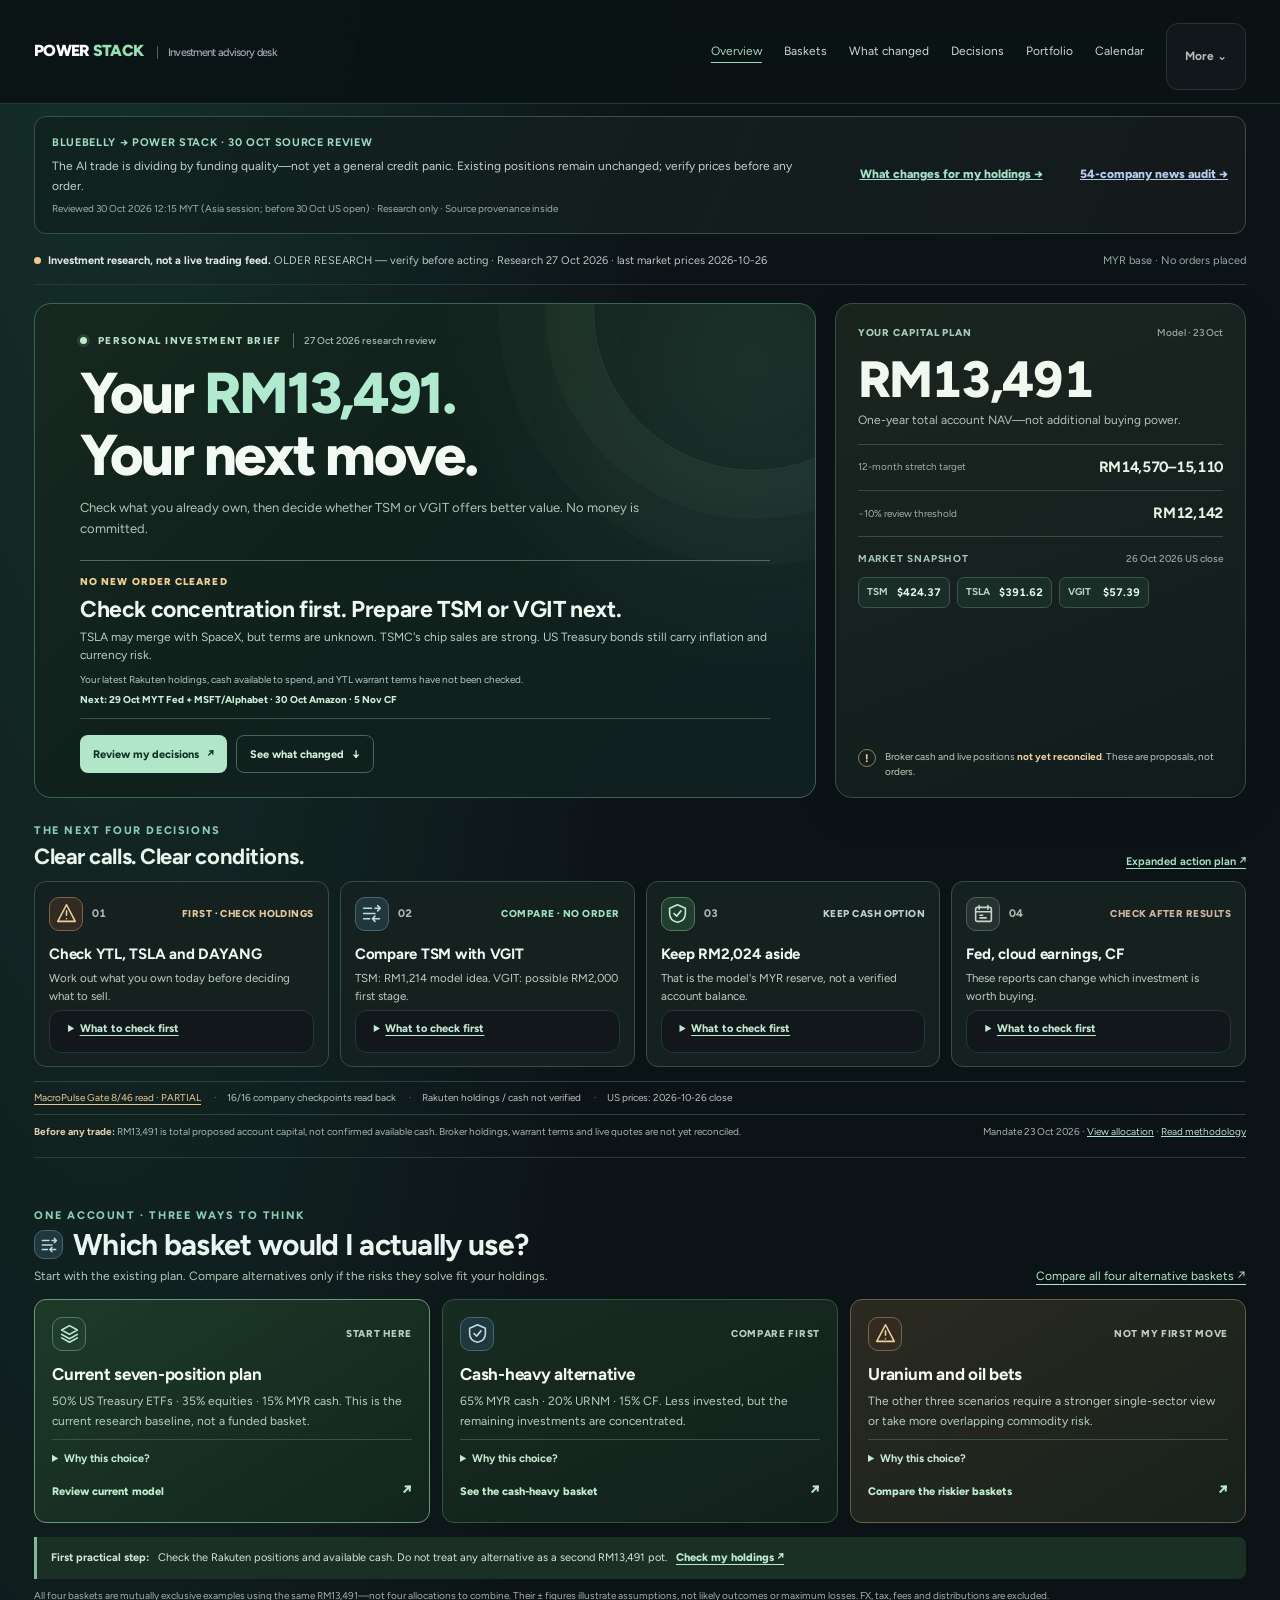
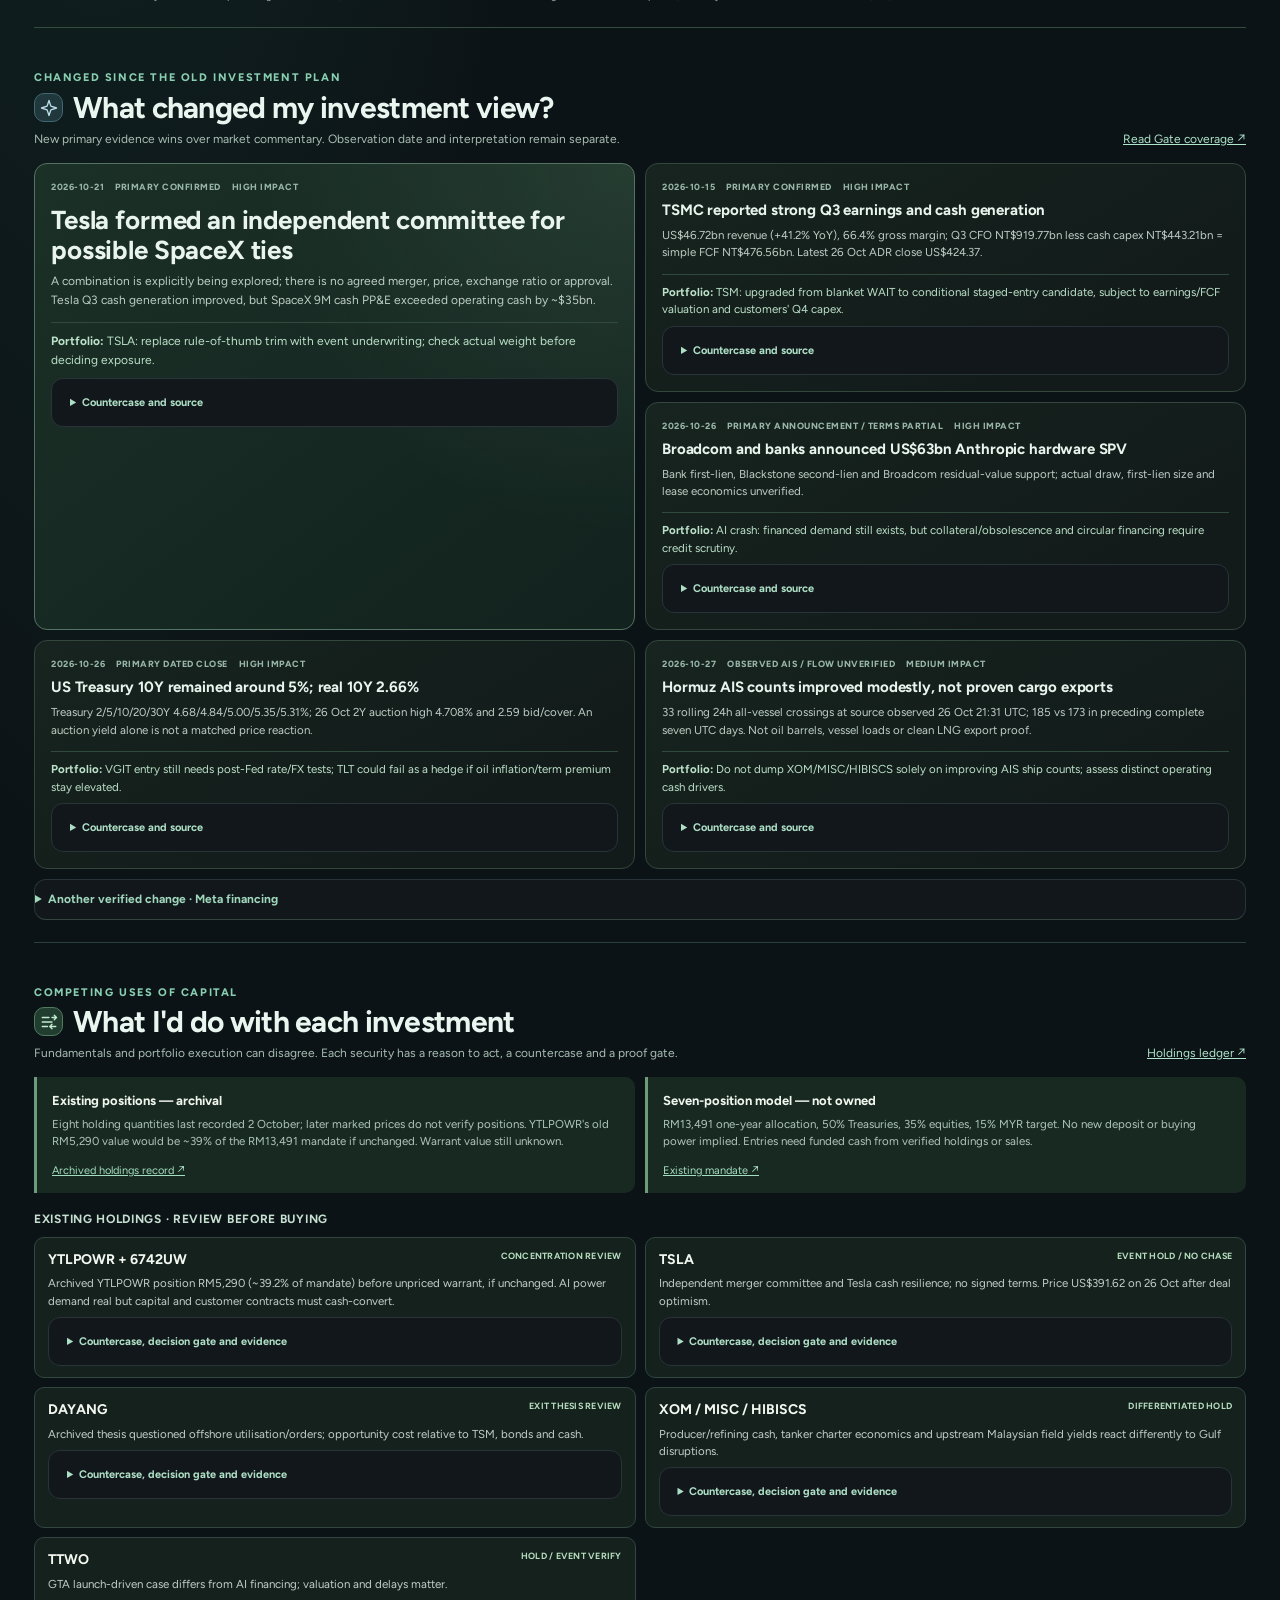
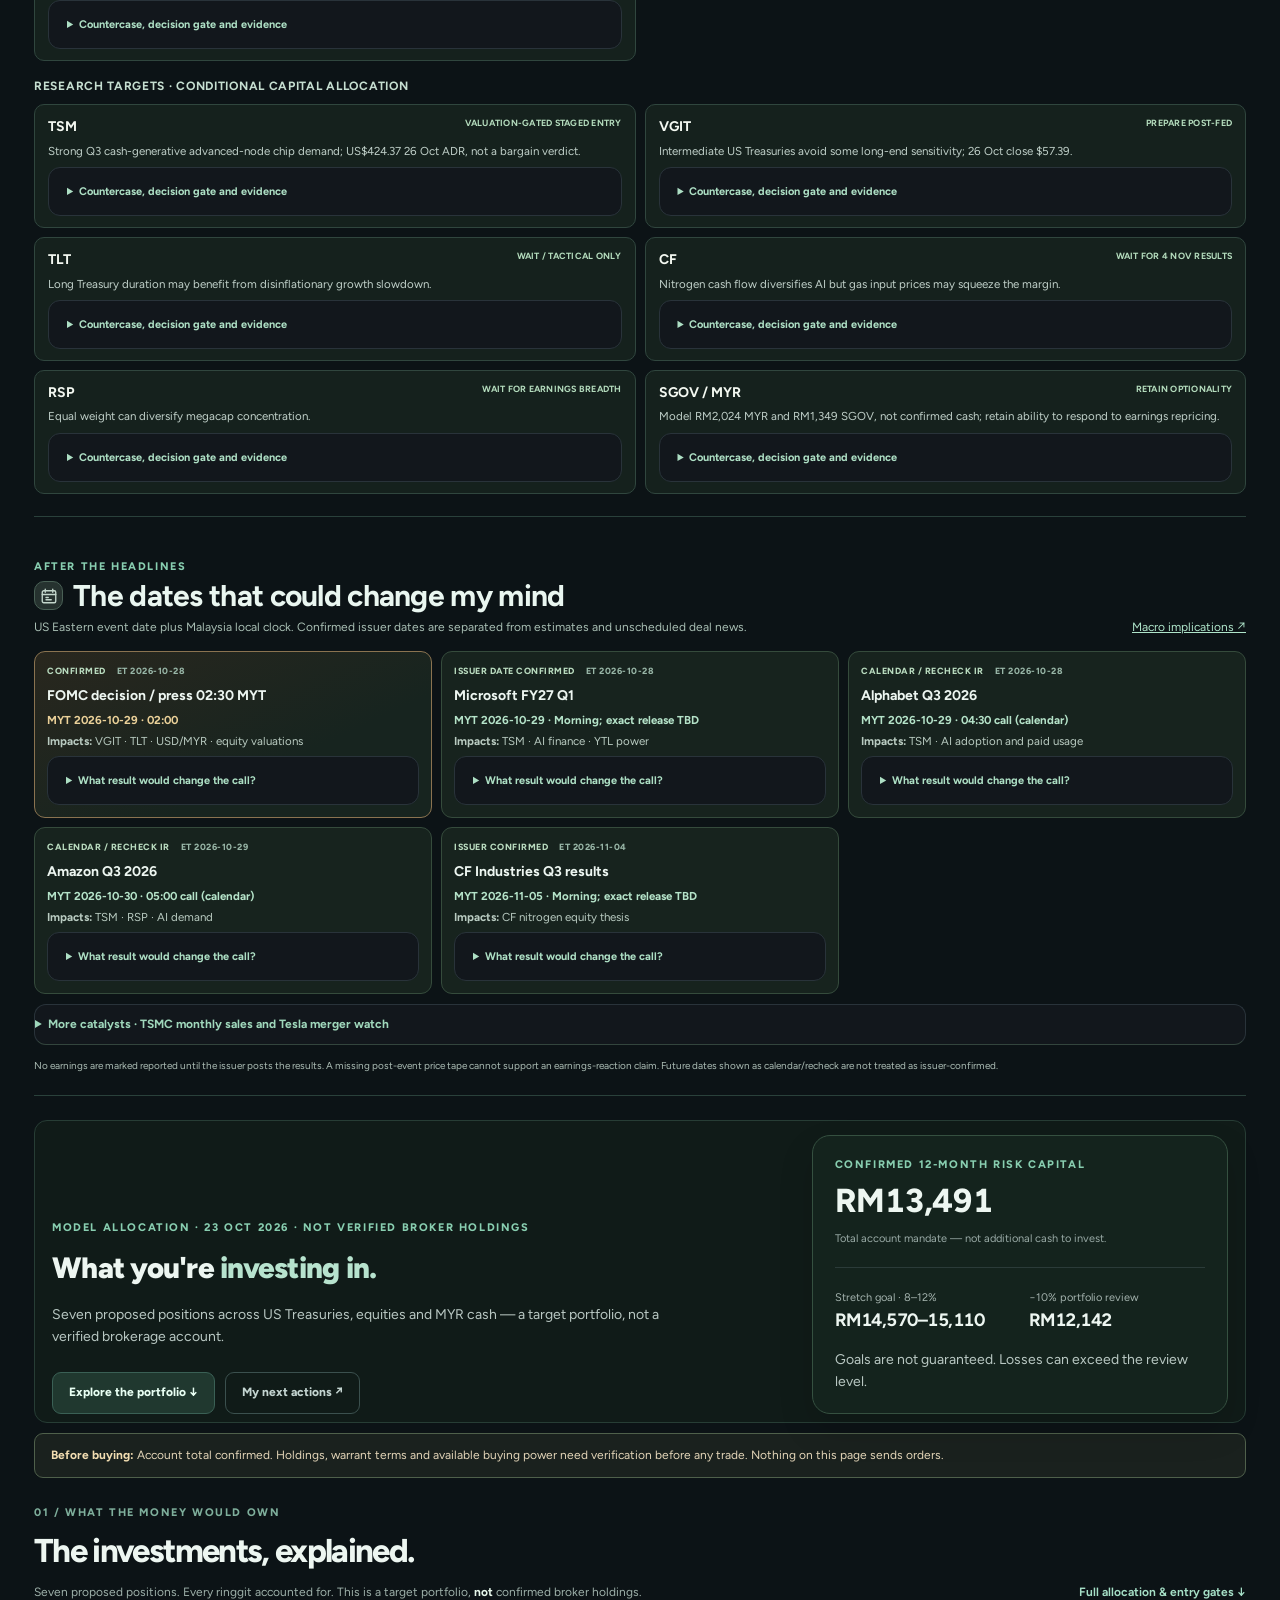
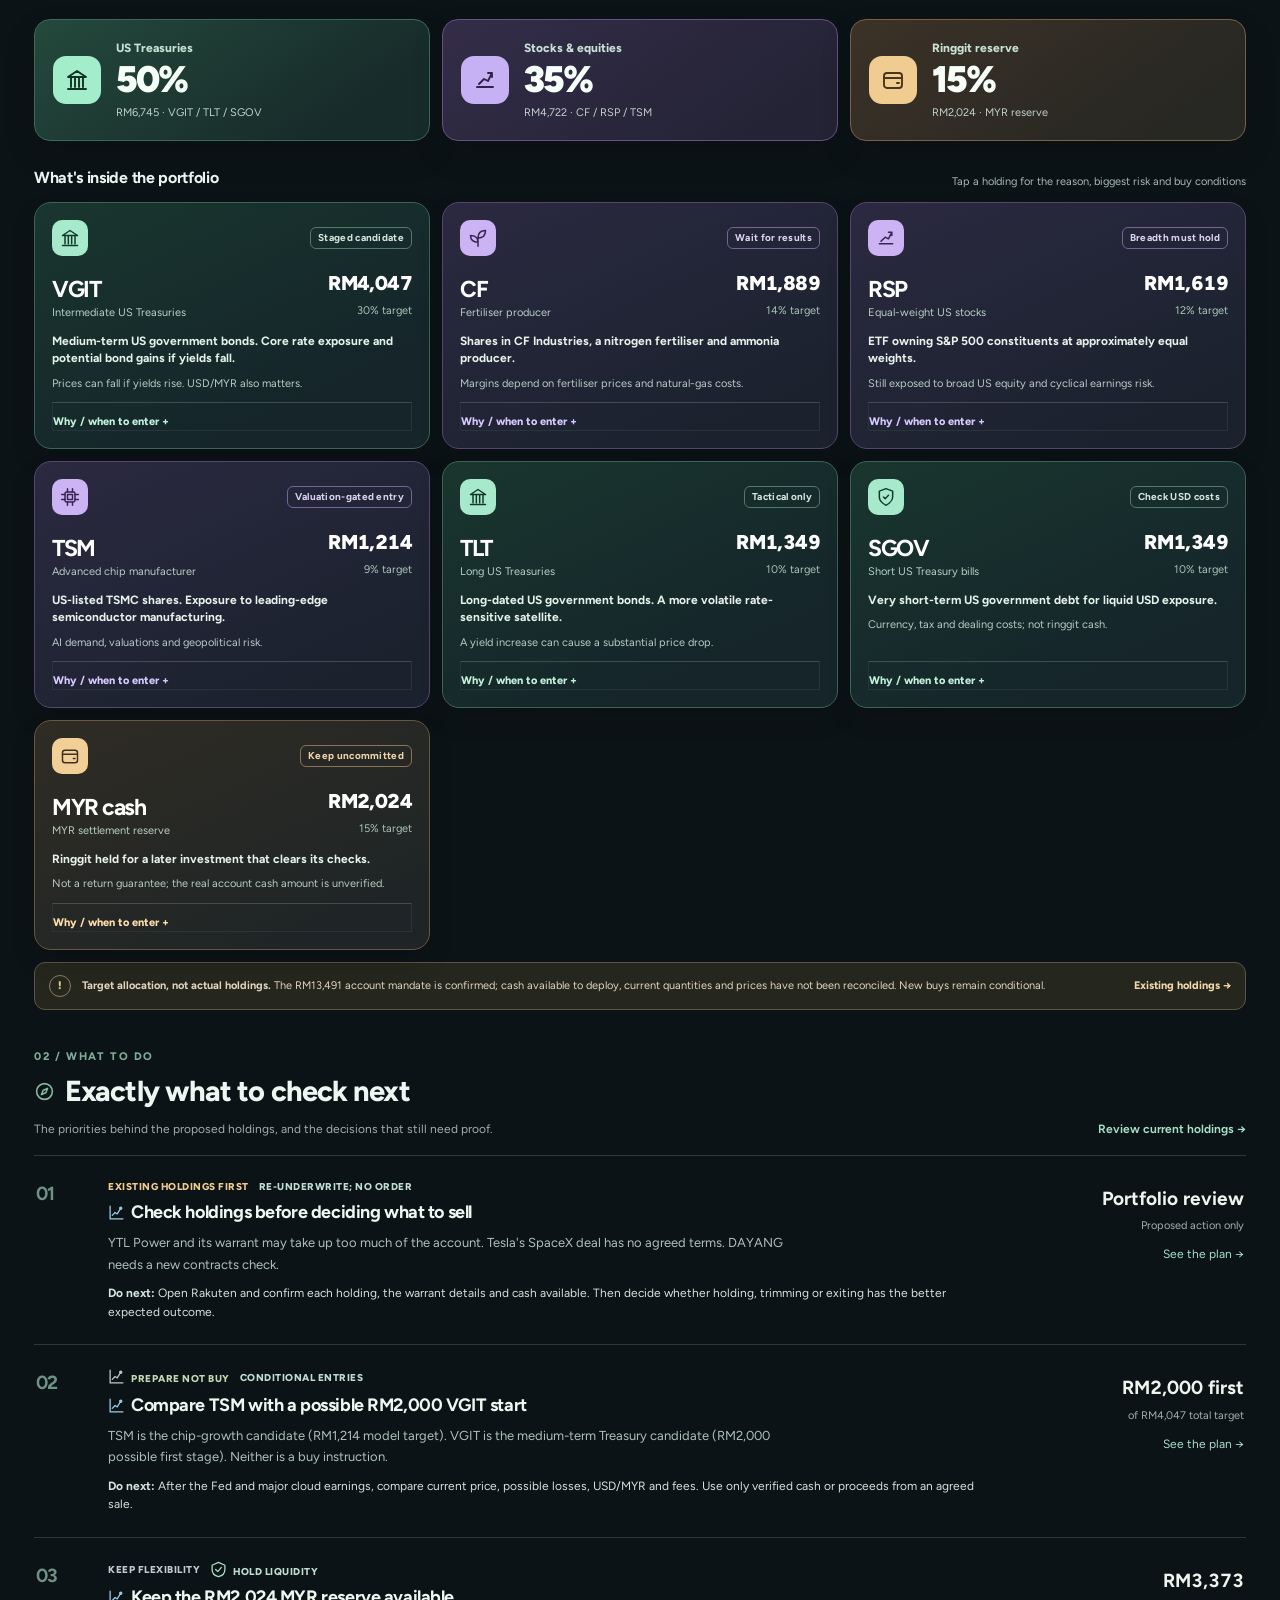
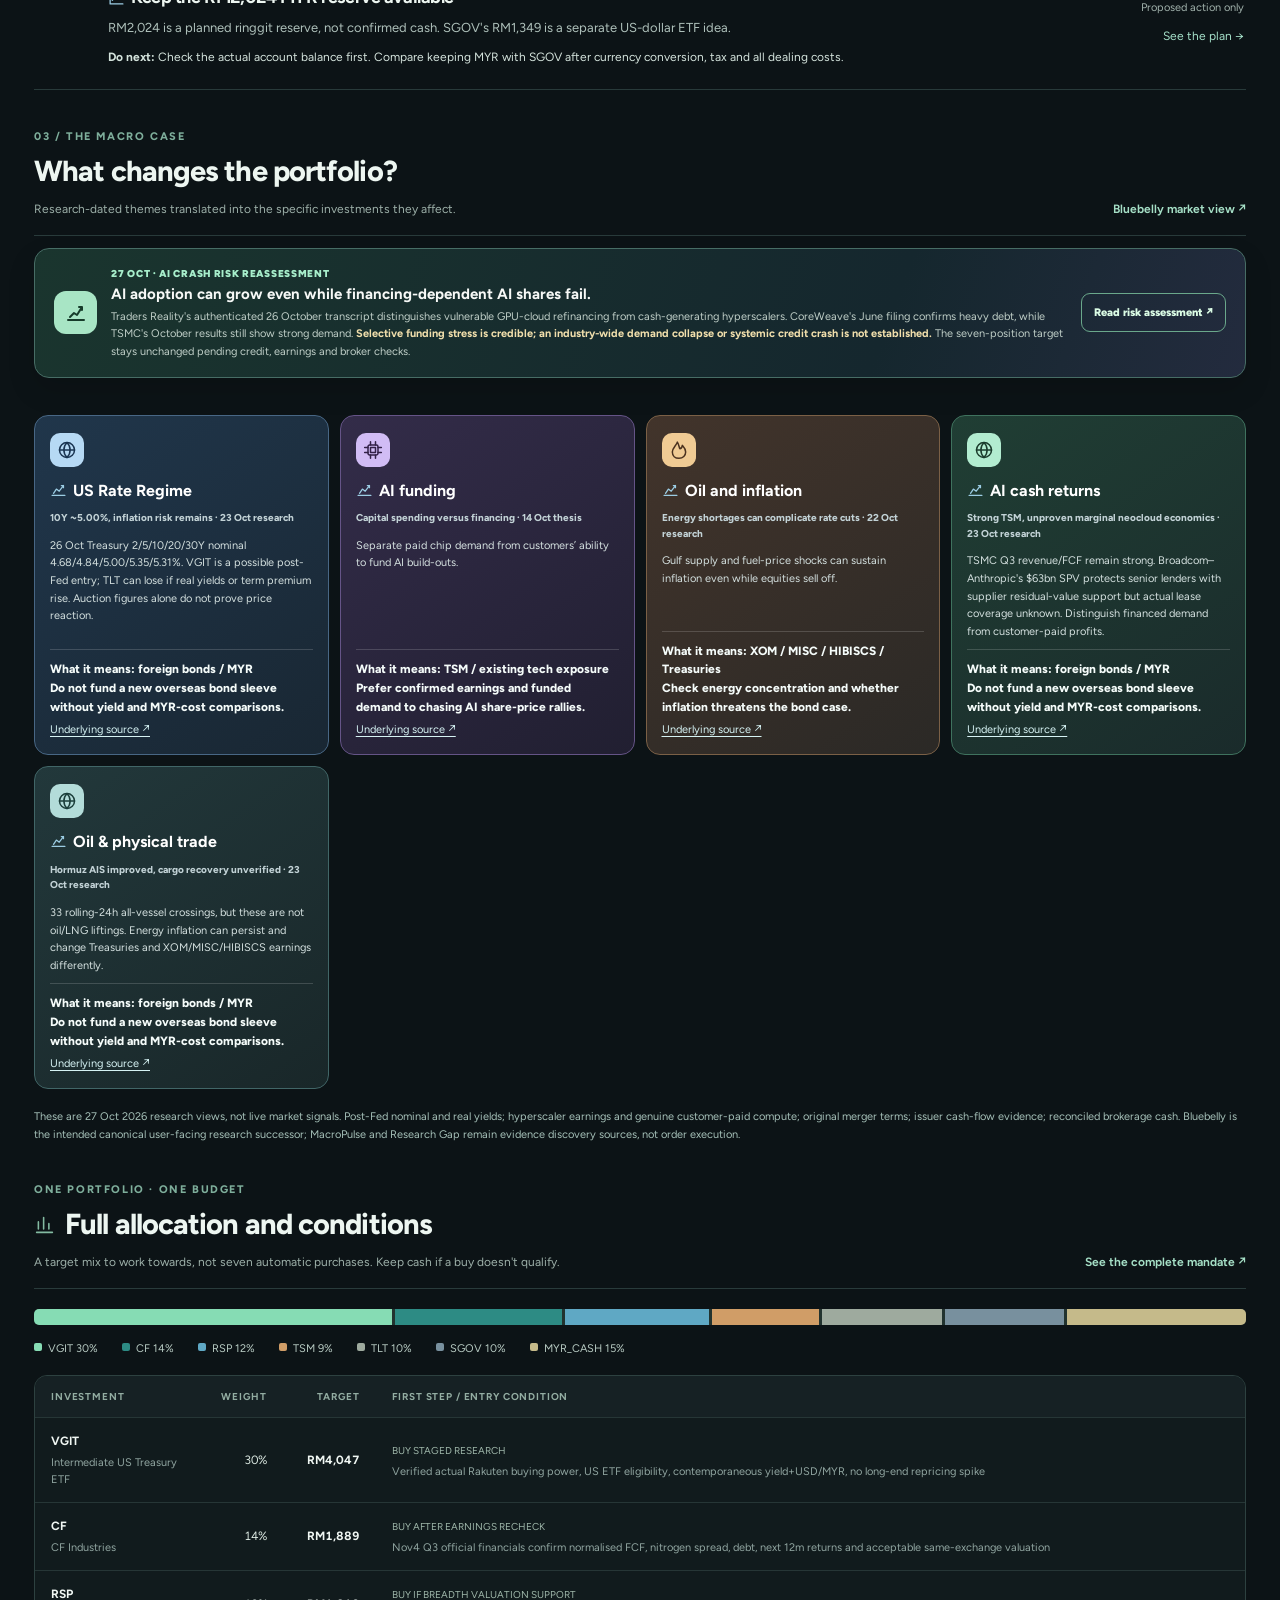
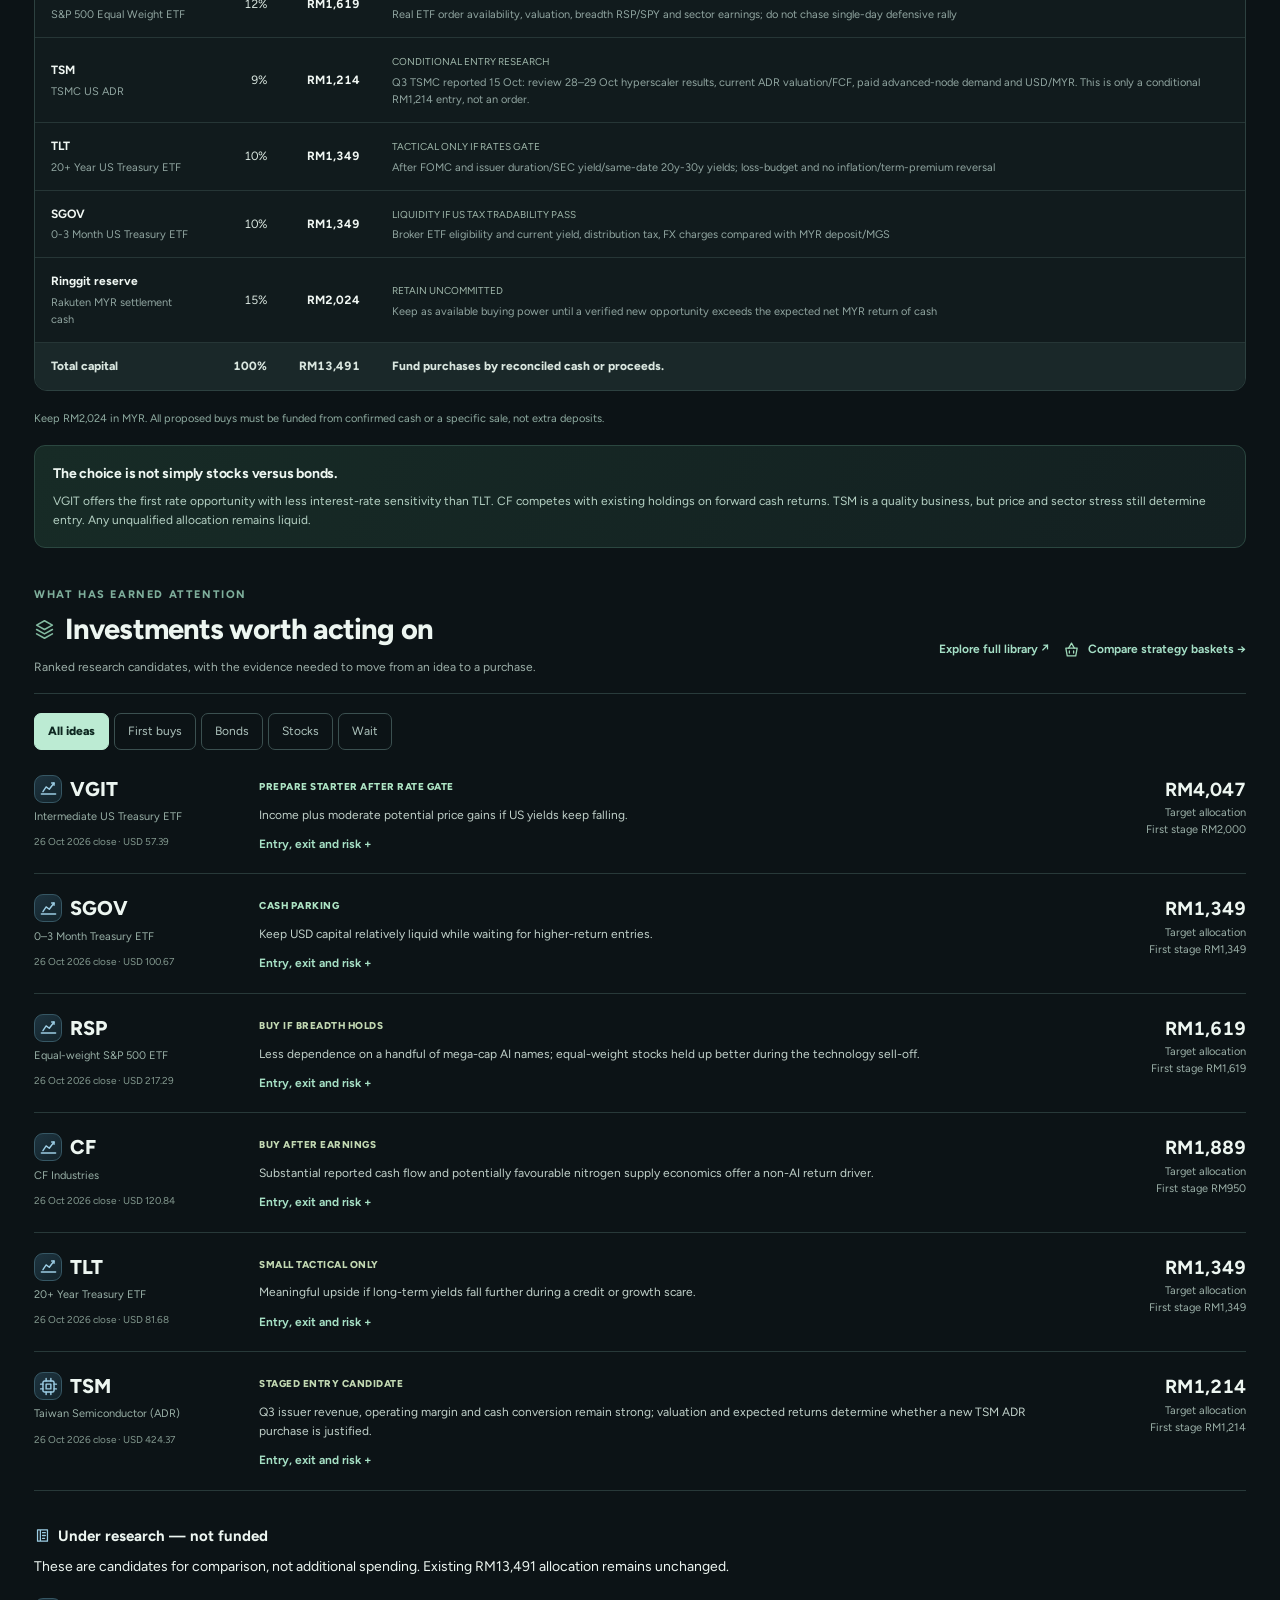
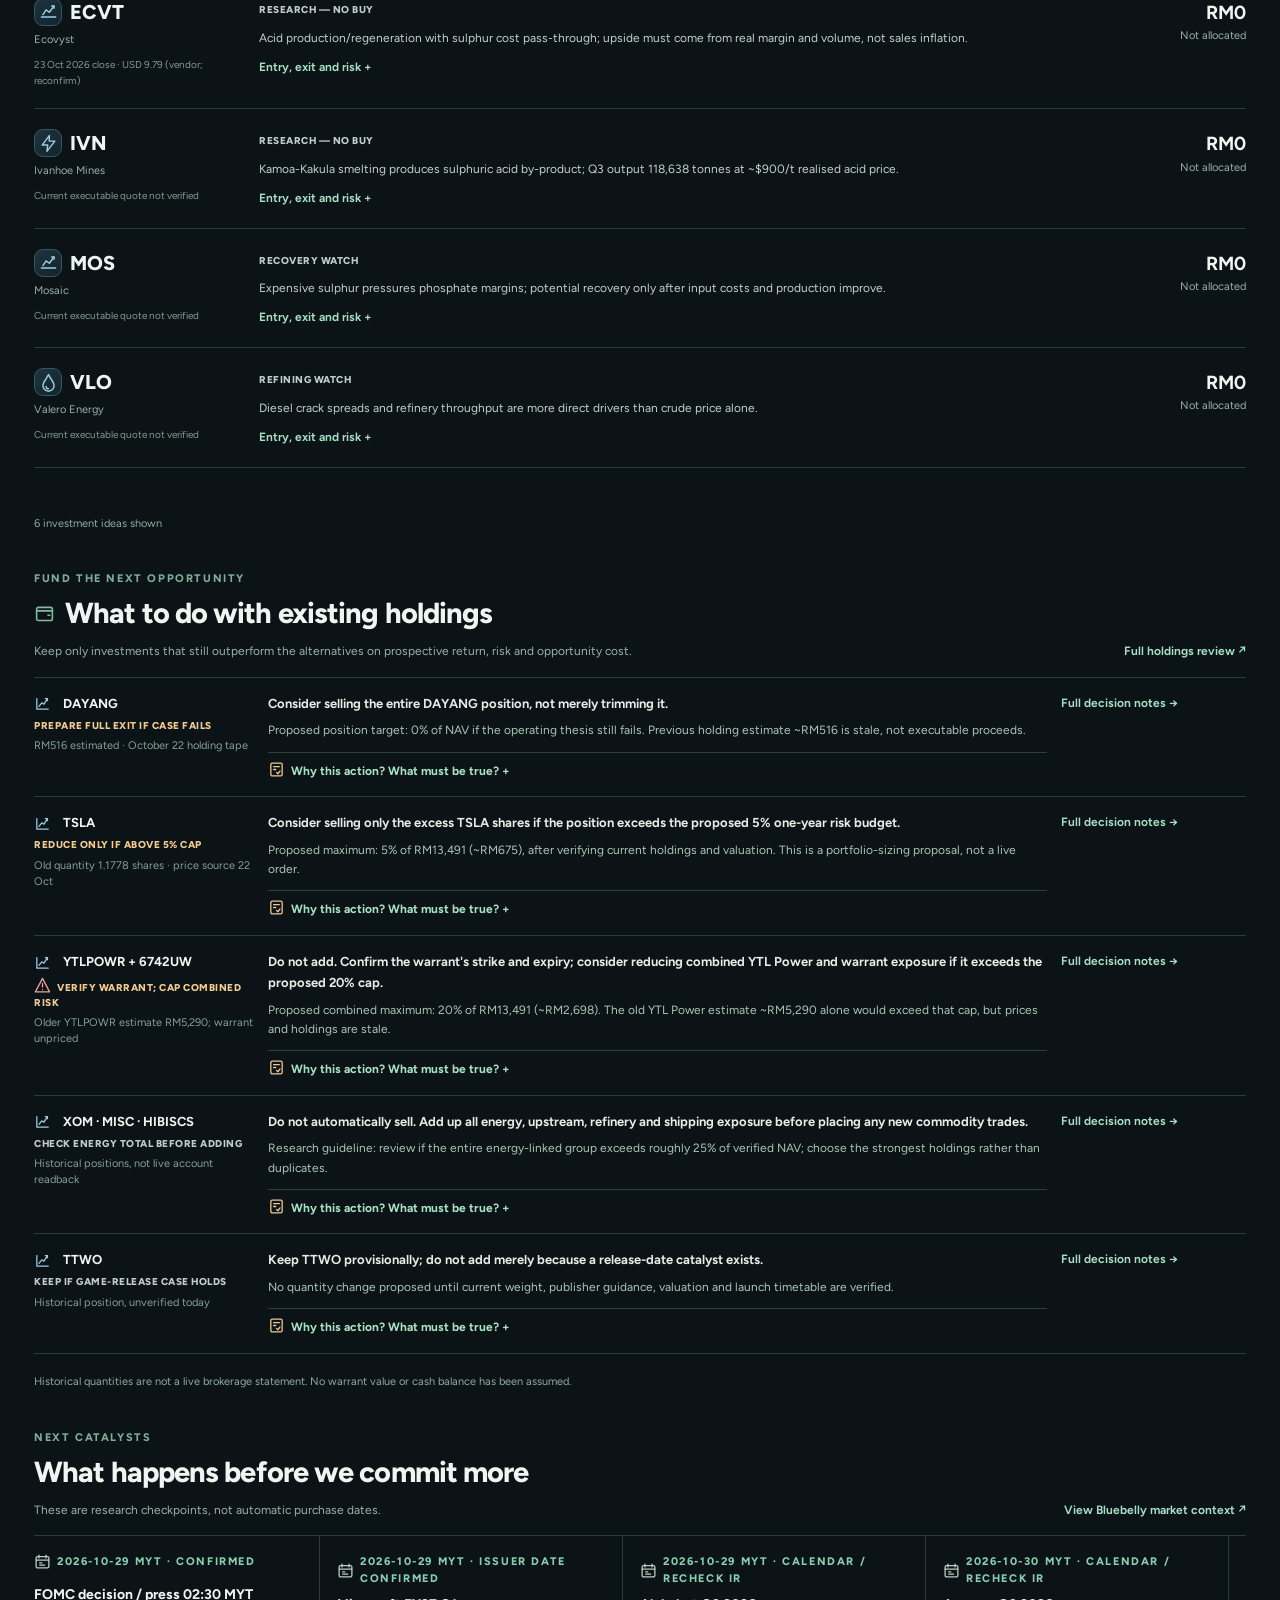
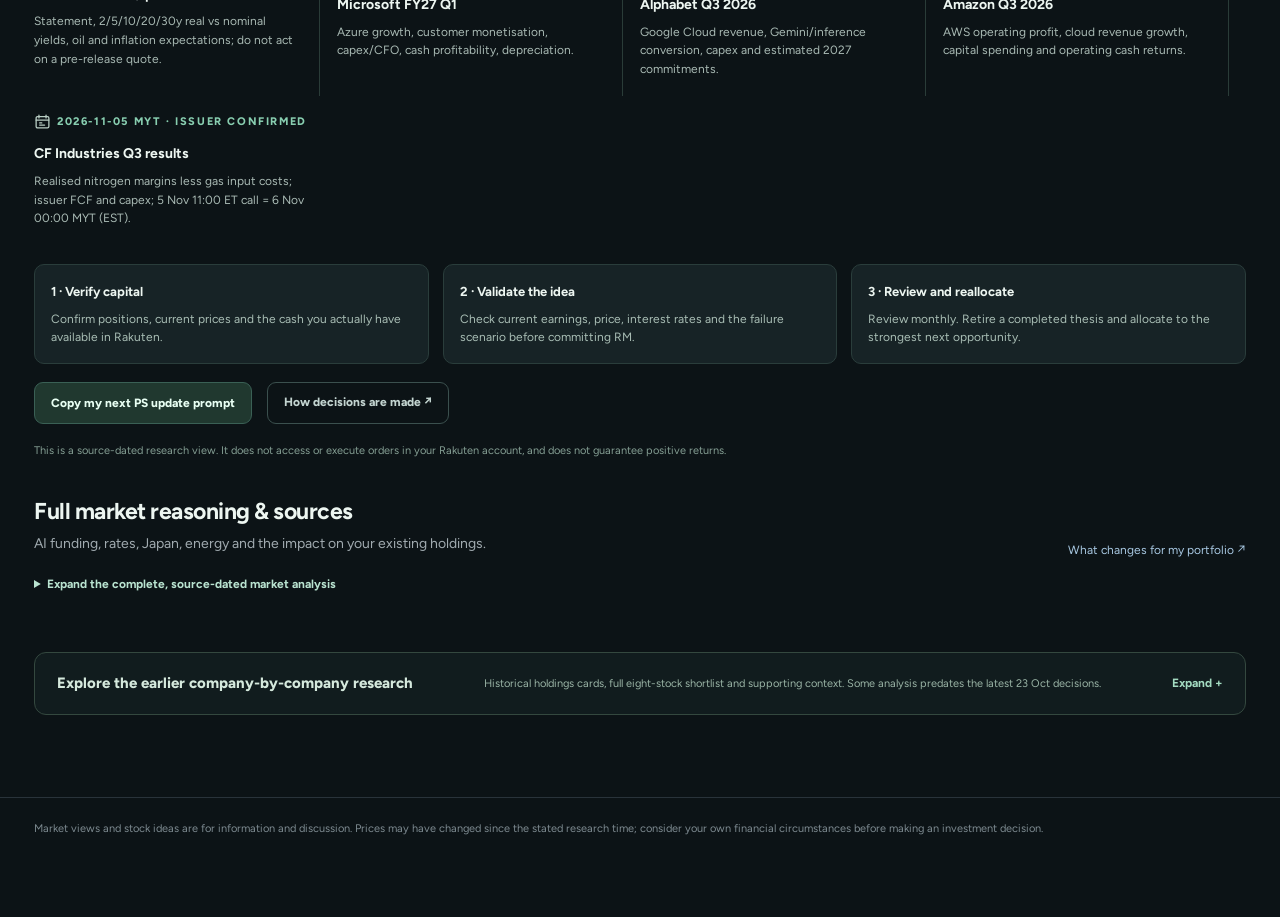
<file: index.html>
<!doctype html>
<html lang="en">
<head>
<meta charset="utf-8"><meta name="viewport" content="width=device-width,initial-scale=1">
<meta name="description" content="Power Stack investment advisory desk: a clear RM13,491 one-year plan with sourced buy, sell, hold, bond and cash recommendations.">
<title>Investment Plan & Advisor Brief · Power Stack</title>
<link rel="preconnect" href="https://fonts.googleapis.com"><link rel="preconnect" href="https://fonts.gstatic.com" crossorigin>
<link href="https://fonts.googleapis.com/css2?family=Figtree:wght@400;500;600;700;800;900&display=swap" rel="stylesheet">
<style>
:root{color-scheme:dark;--bg:#0a0d10;--surface:#12171c;--surface2:#171e24;--text:#edf2ee;--muted:#a1abb0;--line:#29333a;--mint:#9fd7bb;--amber:#f0c884;--blue:#a8c8e2}
*{box-sizing:border-box}body{margin:0;background:var(--bg);color:var(--text);font:14px/1.55 Inter,system-ui,-apple-system,"Segoe UI",sans-serif}
a{color:var(--mint)}a:focus-visible,button:focus-visible{outline:2px solid var(--mint);outline-offset:3px}
.wrap{max-width:1140px;margin:auto;padding:0 24px 58px}
header{border-bottom:1px solid var(--line);background:#0e1216}header .wrap{padding-top:17px;padding-bottom:17px;display:flex;align-items:center;justify-content:space-between;gap:12px;flex-wrap:wrap}
.logo{font-size:17px;font-weight:850;letter-spacing:-.4px;color:white;text-decoration:none}.logo small{font-size:11px;font-weight:500;color:var(--muted);margin-left:10px}
nav{display:flex;gap:18px;flex-wrap:wrap}nav a{color:#d0d8d8;text-decoration:none;font-size:12px}nav a:hover{color:var(--mint)}
html{scroll-behavior:smooth}main section[id]{scroll-margin-top:28px}header nav a[aria-current="location"]{color:var(--mint);text-decoration:underline;text-underline-offset:7px}main section[id]:target>.adv-title-row h2{color:var(--mint)}@media(prefers-reduced-motion:reduce){html{scroll-behavior:auto}}
main{padding-top:34px}.eyebrow{font-size:11px;text-transform:uppercase;letter-spacing:1.5px;color:var(--mint);font-weight:750}
h1{font-size:clamp(30px,4vw,48px);line-height:1.09;letter-spacing:-1.5px;margin:8px 0 12px}h2{font-size:23px;letter-spacing:-.5px;margin:0}h3{font-size:15px;margin:0 0 8px}p{margin:6px 0 0}
.lead{font-size:16px;color:#c5cfd1;max-width:750px}.meta{font-size:11px;color:var(--muted)}
.hero{display:grid;grid-template-columns:minmax(0,1.6fr) minmax(250px,.95fr);gap:16px;margin:26px 0 20px}
.panel{background:var(--surface);border:1px solid var(--line);border-radius:14px;padding:21px}
.verdict{border-color:#574936;background:linear-gradient(118deg,#211b14,#12171c 72%)}.verdict h2{font-size:20px;color:#f2d29e;margin:8px 0}.verdict p{color:#bec9cb}
.pill{display:inline-flex;border:1px solid #46525c;border-radius:8px;padding:4px 8px;font-size:10px;color:#cfddda;letter-spacing:.2px;font-weight:700;white-space:nowrap}
.pill.strong{color:#9fe2b7;border-color:#2a5c47}.pill.warn{color:var(--amber);border-color:#746043}
.market-summary .market-headline{font-size:clamp(19px,2.5vw,26px);line-height:1.25;letter-spacing:-.5px;margin:5px 0 13px}
.market-summary .market-prose{max-width:855px;color:#d4dddb;font-size:14px;line-height:1.7}
.market-summary .market-prose p{margin:0 0 15px}
.market-summary .market-prose h3{font-size:11px;letter-spacing:.9px;text-transform:uppercase;color:var(--mint);margin:19px 0 6px}
.market-summary .market-prose p.market-view{font-weight:650;color:var(--text);margin-top:13px}
.market-summary .market-sources{display:flex;gap:8px 16px;flex-wrap:wrap;margin-top:15px;border-top:1px solid var(--line);padding-top:12px;font-size:11px}
.market-summary .market-sources a{text-decoration:none;color:var(--blue)}
.market-summary .market-section-sources{display:flex;gap:8px 14px;flex-wrap:wrap;margin:2px 0 16px;font-size:11px}.market-summary .market-section-sources a{text-decoration:none;color:var(--blue)}
.market-summary .market-freshness{font-size:11px;color:var(--muted);margin:9px 0}
.market-summary .market-freshness.stale{color:var(--amber);font-weight:650}

.health{display:grid;gap:8px;margin-top:12px}.health-line{display:flex;align-items:flex-start;justify-content:space-between;gap:10px;padding-bottom:8px;border-bottom:1px solid var(--line)}.health-line:last-child{border:0}
.health-line span:first-child{font-size:12px;color:#c7d0ce}.health-line small{font-size:10px;color:var(--muted);max-width:200px;display:block}
section{margin:34px 0}.section-title{display:flex;align-items:flex-end;justify-content:space-between;gap:12px;flex-wrap:wrap;margin-bottom:15px}.section-title p{color:var(--muted);max-width:800px;margin:4px 0}.quiet-link{font-size:12px;color:var(--blue);text-decoration:none}
.grid{display:grid;grid-template-columns:repeat(2,minmax(0,1fr));gap:13px}.cards3{grid-template-columns:repeat(3,minmax(0,1fr))}
.kicker{color:var(--muted);font-size:11px;text-transform:uppercase;letter-spacing:.7px}
.ticker{font-size:21px;font-weight:850;letter-spacing:-.5px;margin:6px 0 4px}
.company{color:var(--muted);font-size:12px;min-height:18px}
.card-top{display:flex;align-items:start;justify-content:space-between;gap:10px}.card-body{color:#cbd4d3;font-size:13px;margin-top:12px}.card-body p{margin-top:8px}
.card-body strong{color:var(--text);font-weight:650}
.card-foot{border-top:1px solid var(--line);padding-top:11px;margin-top:13px;font-size:11px;color:var(--muted)}.card-foot a{color:var(--blue)}
.tabs{display:flex;gap:7px;flex-wrap:wrap;margin-bottom:14px}.tabs button{border:1px solid var(--line);border-radius:9px;background:#151b1f;color:#bfcbcc;padding:9px 13px;cursor:pointer;font-size:12px}
.tabs button[aria-pressed=true]{background:#26352d;border-color:#447254;color:#bde9cd}
.alert{border-left:3px solid #ad9063;padding:12px 14px;background:#171714;border-radius:0 8px 8px 0;color:#d0d2ca;margin-bottom:13px}
details{border:1px solid var(--line);border-radius:12px;padding:15px 18px;background:var(--surface);margin-top:10px}
summary{font-weight:700;cursor:pointer}details p{color:var(--muted);margin-top:10px}
.links{display:flex;gap:10px;flex-wrap:wrap;margin-top:15px}
.links a{display:inline-flex;border:1px solid #354b43;border-radius:8px;padding:8px 12px;text-decoration:none;color:#d3ebdc;font-size:12px}
aside.note{background:#111b1a;border:1px solid #284c44;border-radius:12px;padding:14px 18px;font-size:12px;color:#b9d6ca;margin-top:18px}
footer{border-top:1px solid var(--line);padding:22px 0;color:#7d8a90;font-size:11px}
@media(max-width:850px){.hero{grid-template-columns:1fr}.cards3{grid-template-columns:repeat(2,minmax(0,1fr))}}
@media(max-width:600px){.wrap{padding-left:15px;padding-right:15px}.grid,.cards3{grid-template-columns:1fr}.panel{padding:16px}header .wrap{align-items:flex-start}.logo small{display:block;margin:0}nav{gap:12px}}
</style>
  <link rel="stylesheet" href="stock-states.css" />
  <link rel="stylesheet" href="advisor-desk.css" />
  <link rel="stylesheet" href="ps-ux.css" />
  <link rel="stylesheet" href="ps-market-icons.css" />
</head>
<body>
<header><div class="wrap"><a class="logo" href="index.html">POWER <em>STACK</em> <small>Investment advisory desk</small></a>
<nav aria-label="Primary"><a href="#decision-brief" aria-current="location">Overview</a><a href="#basket-recommendations">Baskets</a><a href="#new-since">What changed</a><a href="#security-decisions">Decisions</a><a href="#investing-now">Portfolio</a><a href="#catalyst-window">Calendar</a><details class="ps-nav-more"><summary>More <span aria-hidden="true">⌄</span></summary><div class="ps-nav-menu"><a href="holdings.html">My holdings</a><a href="themes.html">Macro themes</a><a href="#market-summary">Market summary</a><a href="research-library.html">Research library</a><a href="#next-moves">Detailed actions</a></div></details></nav></div></header>
<main class="wrap">

<div class="adv-status" aria-label="Investment research freshness"><span><span class="adv-status-dot"></span><strong>Investment research, not a live trading feed.</strong> <span id="adv-research-status">Research 27 Oct 2026 · US closes through 26 Oct.</span></span><span class="adv-status-right">MYR base · No orders placed</span></div>
<section id="decision-brief" class="ps-decision-brief ps-editorial-front" aria-labelledby="ps-decision-heading">
 <div class="ps-hero-layout">
  <div class="ps-hero-story">
    <div class="ps-hero-eyebrow"><span class="ps-hero-live-mark" aria-hidden="true"></span> PERSONAL INVESTMENT BRIEF <span class="ps-hero-date" id="ps-decision-date">27 Oct 2026 research review</span></div>
    <h1 id="ps-decision-heading">Your <span class="ps-money-emphasis" id="ps-hero-headline-capital">RM13,491.</span><br>Your next move.</h1>
    <p id="ps-decision-summary">Check what you already own, then decide whether TSM or VGIT offers better value. No money is committed.</p>
    <div class="ps-decision-verdict" id="ps-decision-verdict" role="note">
      <div class="ps-verdict-main">
        <span class="ps-verdict-status" id="ps-verdict-status">NO NEW ORDER CLEARED</span>
        <strong id="ps-verdict-headline">Check concentration first. Prepare TSM or VGIT next.</strong>
        <p id="ps-verdict-reason">TSLA may merge with SpaceX, but terms are unknown. TSMC&#39;s chip sales are strong. US Treasury bonds still carry inflation and currency risk.</p>
      </div>
      <div class="ps-verdict-evidence">
        <span id="ps-verdict-blocker">Your latest Rakuten holdings, cash available to spend, and YTL warrant terms have not been checked.</span>
        <span class="ps-verdict-next" id="ps-verdict-next">Next: 29 Oct MYT Fed + MSFT/Alphabet · 30 Oct Amazon · 5 Nov CF</span>
      </div>
    </div>
    <div class="ps-hero-actions">
      <a class="ps-hero-primary" href="#security-decisions">Review my decisions <span aria-hidden="true">↗</span></a>
      <a class="ps-hero-secondary" href="#new-since">See what changed <span aria-hidden="true">↓</span></a>
    </div>
  </div>
  <aside class="ps-hero-account" aria-label="Portfolio mandate and dated market prices">
    <div class="ps-account-top"><span>YOUR CAPITAL PLAN</span><span class="ps-account-vintage">Model · 23 Oct</span></div>
    <div class="ps-account-number" id="ps-hero-capital">RM13,491</div>
    <p class="ps-account-caption">One-year total account NAV—not additional buying power.</p>
    <div class="ps-account-metrics">
      <div><small>12-month stretch target</small><strong id="ps-hero-target">RM14,570–15,110</strong></div>
      <div><small>−10% review threshold</small><strong id="ps-hero-review">RM12,142</strong></div>
    </div>
    <div class="ps-account-market">
      <div class="ps-quote-title"><strong>MARKET SNAPSHOT</strong><small id="ps-quote-vintage">26 Oct US close</small></div>
      <div class="ps-quote-list" id="ps-hero-quote-list"><span class="ps-quote-pill"><b>TSM</b> <strong>$424.37</strong></span><span class="ps-quote-pill"><b>TSLA</b> <strong>$391.62</strong></span><span class="ps-quote-pill"><b>VGIT</b> <strong>$57.39</strong></span></div>
    </div>
    <div class="ps-account-warning"><span aria-hidden="true">!</span><p>Broker cash and live positions <strong>not yet reconciled</strong>. These are proposals, not orders.</p></div>
  </aside>
 </div>
 <div class="ps-action-heading"><div><span class="adv-overline">THE NEXT FOUR DECISIONS</span><h2>Clear calls. Clear conditions.</h2></div><a href="#next-moves" class="ps-decision-more">Expanded action plan ↗</a></div>
 <div class="ps-decision-grid" id="ps-decision-grid"><article class="ps-decision-card ps-decision-review"><div class="ps-decision-card-top"><span class="ps-action-graphic"><span class="ps-semantic-icon ps-semantic-icon--warn" aria-hidden="true"><svg viewBox="0 0 24 24" width="22" height="22" fill="none" stroke="currentColor" stroke-width="1.8" stroke-linecap="round" stroke-linejoin="round"><use href="assets/market-iconography/sprite.svg#bb-risk"></use></svg></span><span class="ps-decision-index">01</span></span><span class="ps-decision-state">FIRST · CHECK HOLDINGS</span></div><h3>Check YTL, TSLA and DAYANG</h3><p>Work out what you own today before deciding what to sell.</p><details class="ps-decision-detail"><summary>What to check first</summary><p>Open the holdings review. Check YTL Power plus its warrant together, your TSLA position size, and DAYANG&#39;s latest contracts. Do not place an exit order until the quantities and evidence match.</p><a href="#security-decisions">Open the full assessment ↗</a></details></article>
<article class="ps-decision-card ps-decision-prepare"><div class="ps-decision-card-top"><span class="ps-action-graphic"><span class="ps-semantic-icon ps-semantic-icon--info" aria-hidden="true"><svg viewBox="0 0 24 24" width="22" height="22" fill="none" stroke="currentColor" stroke-width="1.8" stroke-linecap="round" stroke-linejoin="round"><use href="assets/market-iconography/sprite.svg#bb-compare"></use></svg></span><span class="ps-decision-index">02</span></span><span class="ps-decision-state">COMPARE · NO ORDER</span></div><h3>Compare TSM with VGIT</h3><p>TSM: RM1,214 model idea. VGIT: possible RM2,000 first stage.</p><details class="ps-decision-detail"><summary>What to check first</summary><p>For TSM, check the price paid against earnings and what cloud customers report. For VGIT, check US yields after the Fed, USD/MYR and all dealing costs. Pick neither if the numbers do not work.</p><a href="#security-decisions">Open the full assessment ↗</a></details></article>
<article class="ps-decision-card ps-decision-liquid"><div class="ps-decision-card-top"><span class="ps-action-graphic"><span class="ps-semantic-icon ps-semantic-icon--good" aria-hidden="true"><svg viewBox="0 0 24 24" width="22" height="22" fill="none" stroke="currentColor" stroke-width="1.8" stroke-linecap="round" stroke-linejoin="round"><use href="assets/market-iconography/sprite.svg#bb-shield"></use></svg></span><span class="ps-decision-index">03</span></span><span class="ps-decision-state">KEEP CASH OPTION</span></div><h3>Keep RM2,024 aside</h3><p>That is the model&#39;s MYR reserve, not a verified account balance.</p><details class="ps-decision-detail"><summary>What to check first</summary><p>Confirm real buying power in Rakuten. Keep SGOV&#39;s separate RM1,349 USD allocation out of the MYR-cash total; compare fund taxes, FX and fees before using it.</p><a href="#investment-plan">Open the full assessment ↗</a></details></article>
<article class="ps-decision-card ps-decision-wait"><div class="ps-decision-card-top"><span class="ps-action-graphic"><span class="ps-semantic-icon ps-semantic-icon--neutral" aria-hidden="true"><svg viewBox="0 0 24 24" width="22" height="22" fill="none" stroke="currentColor" stroke-width="1.8" stroke-linecap="round" stroke-linejoin="round"><use href="assets/market-iconography/sprite.svg#bb-calendar"></use></svg></span><span class="ps-decision-index">04</span></span><span class="ps-decision-state">CHECK AFTER RESULTS</span></div><h3>Fed, cloud earnings, CF</h3><p>These reports can change which investment is worth buying.</p><details class="ps-decision-detail"><summary>What to check first</summary><p>29 Oct Malaysia time: Fed, Microsoft and Alphabet. 30 Oct: Amazon. 5 Nov: CF results. Read the releases first, then compare new cash-flow and demand numbers before changing your plan.</p><a href="#catalyst-window">Open the full assessment ↗</a></details></article></div>
 <div class="ps-evidence-strip" id="ps-evidence-strip"><a href="https://app.notion.com/p/406519b67a9481ca9874e9ba45b77e00">MacroPulse Gate 8/46 read · PARTIAL</a><span>16/16 company checkpoints read back</span><span>Rakuten holdings / cash not verified</span><span>US prices: 2026-10-26 close</span></div>
 <div class="ps-decision-footer"><p id="ps-decision-caveat"><strong>Before any trade:</strong> RM13,491 is total proposed account capital, not confirmed available cash. Broker holdings, warrant terms and live quotes are not yet reconciled.</p><span>Mandate 23 Oct 2026 · <a href="data/rakuten-one-year-mandate.json">View allocation</a> · <a href="research/2026-10-27-deep-decision-refresh-plan.md">Read methodology</a></span></div>
</section>
<section id="basket-recommendations" class="ps-basket-recommendations" aria-labelledby="ps-basket-title">
<div class="ps-current-heading ps-basket-heading"><div><div class="adv-overline">ONE ACCOUNT · THREE WAYS TO THINK</div><h2 id="ps-basket-title"><span class="ps-semantic-icon ps-semantic-icon--info" aria-hidden="true"><svg viewBox="0 0 24 24" width="22" height="22" fill="none" stroke="currentColor" stroke-width="1.8" stroke-linecap="round" stroke-linejoin="round"><use href="assets/market-iconography/sprite.svg#bb-compare"></use></svg></span>Which basket would I actually use?</h2><p>Start with the existing plan. Compare alternatives only if the risks they solve fit your holdings.</p></div><a href="baskets.html" class="ps-basket-all">Compare all four alternative baskets ↗</a></div>
<div class="ps-basket-guides" id="ps-home-basket-guides"><article class="ps-home-basket-card ps-home-basket-card--baseline"><div class="ps-home-basket-card-top"><span class="ps-semantic-icon ps-semantic-icon--good" aria-hidden="true"><svg viewBox="0 0 24 24" width="22" height="22" fill="none" stroke="currentColor" stroke-width="1.8" stroke-linecap="round" stroke-linejoin="round"><use href="assets/market-iconography/sprite.svg#bb-layers"></use></svg></span><span>START HERE</span></div><h3>Current seven-position plan</h3><p>50% US Treasury ETFs · 35% equities · 15% MYR cash. This is the current research baseline, not a funded basket.</p><details><summary>Why this choice?</summary><p>Keep it as the comparison point. VGIT and TSM can qualify after prices, earnings and cash are checked; no automatic purchase.</p></details><a href="#investing-now" class="ps-basket-cta">Review current model <span aria-hidden="true">↗</span></a></article>
<article class="ps-home-basket-card ps-home-basket-card--alternative"><div class="ps-home-basket-card-top"><span class="ps-semantic-icon ps-semantic-icon--info" aria-hidden="true"><svg viewBox="0 0 24 24" width="22" height="22" fill="none" stroke="currentColor" stroke-width="1.8" stroke-linecap="round" stroke-linejoin="round"><use href="assets/market-iconography/sprite.svg#bb-shield"></use></svg></span><span>COMPARE FIRST</span></div><h3>Cash-heavy alternative</h3><p>65% MYR cash · 20% URNM · 15% CF. Less invested, but the remaining investments are concentrated.</p><details><summary>Why this choice?</summary><p>Only a defensive comparison. URNM is still a volatile miner ETF; CF needs its November earnings. Do not call it safe cash.</p></details><a href="baskets.html#basket-dry-powder" class="ps-basket-cta">See the cash-heavy basket <span aria-hidden="true">↗</span></a></article>
<article class="ps-home-basket-card ps-home-basket-card--risk"><div class="ps-home-basket-card-top"><span class="ps-semantic-icon ps-semantic-icon--warn" aria-hidden="true"><svg viewBox="0 0 24 24" width="22" height="22" fill="none" stroke="currentColor" stroke-width="1.8" stroke-linecap="round" stroke-linejoin="round"><use href="assets/market-iconography/sprite.svg#bb-risk"></use></svg></span><span>NOT MY FIRST MOVE</span></div><h3>Uranium and oil bets</h3><p>The other three scenarios require a stronger single-sector view or take more overlapping commodity risk.</p><details><summary>Why this choice?</summary><p>Wait for uranium contract evidence, Gulf cargo flows and CF results. Check current oil holdings first. None clears a new trade today.</p></details><a href="baskets.html#basket-compare-title" class="ps-basket-cta">Compare the riskier baskets <span aria-hidden="true">↗</span></a></article></div>
<div class="ps-basket-next" id="ps-basket-next"><strong>First practical step:</strong> Check the Rakuten positions and available cash. Do not treat any alternative as a second RM13,491 pot. <a href="holdings.html">Check my holdings ↗</a></div>
<p class="ps-basket-qualification" id="ps-basket-qualification">All four baskets are mutually exclusive examples using the same RM13,491—not four allocations to combine. Their ± figures illustrate assumptions, not likely outcomes or maximum losses. FX, tax, fees and distributions are excluded.</p>
</section>
<section class="ps-current-section" id="new-since" aria-labelledby="ps-new-title">
<div class="ps-current-heading"><div><div class="adv-overline">CHANGED SINCE THE OLD INVESTMENT PLAN</div><h2 id="ps-new-title"><span class="ps-semantic-icon ps-semantic-icon--info" aria-hidden="true"><svg viewBox="0 0 24 24" width="22" height="22" fill="none" stroke="currentColor" stroke-width="1.8" stroke-linecap="round" stroke-linejoin="round"><use href="assets/market-iconography/sprite.svg#bb-spark"></use></svg></span>What changed my investment view?</h2><p>New primary evidence wins over market commentary. Observation date and interpretation remain separate.</p></div><a href="https://app.notion.com/p/406519b67a9481ca9874e9ba45b77e00" target="_blank" rel="noopener noreferrer">Read Gate coverage ↗</a></div>
<div class="ps-change-grid" id="ps-new-items"><article class="ps-change-item"><div class="ps-item-eyebrow"><span>2026-10-21</span><span>PRIMARY CONFIRMED</span><span>HIGH impact</span></div><h3>Tesla formed an independent committee for possible SpaceX ties</h3><p>A combination is explicitly being explored; there is no agreed merger, price, exchange ratio or approval. Tesla Q3 cash generation improved, but SpaceX 9M cash PP&amp;E exceeded operating cash by ~$35bn.</p><p class="ps-impact"><b>Portfolio:</b> TSLA: replace rule-of-thumb trim with event underwriting; check actual weight before deciding exposure.</p><details><summary>Countercase and source</summary><p>Fair terms and capital synergies could create value, while holding no new money avoids paying the rumour premium.</p><a href="https://ir.tesla.com/_flysystem/s3/sec/000162828026066775/tsla-20260930-gen.pdf" target="_blank" rel="noopener noreferrer">Original / supporting evidence ↗</a></details></article>
<article class="ps-change-item"><div class="ps-item-eyebrow"><span>2026-10-15</span><span>PRIMARY CONFIRMED</span><span>HIGH impact</span></div><h3>TSMC reported strong Q3 earnings and cash generation</h3><p>US$46.72bn revenue (+41.2% YoY), 66.4% gross margin; Q3 CFO NT$919.77bn less cash capex NT$443.21bn = simple FCF NT$476.56bn. Latest 26 Oct ADR close US$424.37.</p><p class="ps-impact"><b>Portfolio:</b> TSM: upgraded from blanket WAIT to conditional staged-entry candidate, subject to earnings/FCF valuation and customers&#39; Q4 capex.</p><details><summary>Countercase and source</summary><p>High-quality earnings can still deliver poor forward shareholder returns when valuation/cycle/geopolitical risks are high.</p><a href="https://pr.tsmc.com/english/news/3346" target="_blank" rel="noopener noreferrer">Original / supporting evidence ↗</a></details></article>
<article class="ps-change-item"><div class="ps-item-eyebrow"><span>2026-10-26</span><span>PRIMARY ANNOUNCEMENT / TERMS PARTIAL</span><span>HIGH impact</span></div><h3>Broadcom and banks announced US$63bn Anthropic hardware SPV</h3><p>Bank first-lien, Blackstone second-lien and Broadcom residual-value support; actual draw, first-lien size and lease economics unverified.</p><p class="ps-impact"><b>Portfolio:</b> AI crash: financed demand still exists, but collateral/obsolescence and circular financing require credit scrutiny.</p><details><summary>Countercase and source</summary><p>Loan structure may reflect efficient financing of genuine, cash-paying workloads rather than a bubble.</p><a href="https://investors.broadcom.com/news-releases/news-release-details/bank-america-blackstone-citi-and-morgan-stanley-announce" target="_blank" rel="noopener noreferrer">Original / supporting evidence ↗</a></details></article>
<article class="ps-change-item"><div class="ps-item-eyebrow"><span>2026-10-26</span><span>PRIMARY DATED CLOSE</span><span>HIGH impact</span></div><h3>US Treasury 10Y remained around 5%; real 10Y 2.66%</h3><p>Treasury 2/5/10/20/30Y 4.68/4.84/5.00/5.35/5.31%; 26 Oct 2Y auction high 4.708% and 2.59 bid/cover. An auction yield alone is not a matched price reaction.</p><p class="ps-impact"><b>Portfolio:</b> VGIT entry still needs post-Fed rate/FX tests; TLT could fail as a hedge if oil inflation/term premium stay elevated.</p><details><summary>Countercase and source</summary><p>A growth shock could still favour duration even without immediate Fed cuts.</p><a href="https://home.treasury.gov/resource-center/data-chart-center/interest-rates/TextView?type=daily_treasury_yield_curve&amp;field_tdr_date_value_month=202610" target="_blank" rel="noopener noreferrer">Original / supporting evidence ↗</a></details></article>
<article class="ps-change-item"><div class="ps-item-eyebrow"><span>2026-10-27</span><span>OBSERVED AIS / FLOW UNVERIFIED</span><span>MEDIUM impact</span></div><h3>Hormuz AIS counts improved modestly, not proven cargo exports</h3><p>33 rolling 24h all-vessel crossings at source observed 26 Oct 21:31 UTC; 185 vs 173 in preceding complete seven UTC days. Not oil barrels, vessel loads or clean LNG export proof.</p><p class="ps-impact"><b>Portfolio:</b> Do not dump XOM/MISC/HIBISCS solely on improving AIS ship counts; assess distinct operating cash drivers.</p><details><summary>Countercase and source</summary><p>Better port/export deliveries and falling war premium could still hurt some energy positions.</p><a href="https://app.notion.com/p/405519b67a94812dbc66ebb8217596dc" target="_blank" rel="noopener noreferrer">Original / supporting evidence ↗</a></details></article></div>
<details class="ps-more-changes" id="ps-extra-changes"><summary>Another verified change · Meta financing</summary><article class="ps-change-item"><div class="ps-item-eyebrow"><span>2026-10-26</span><span>ISSUER LAUNCH, NOT CLOSED CAPITAL</span><span>HIGH impact</span></div><h3>Meta launched ~$35bn offerings and contemplated more</h3><p>US$22.5bn common forward and ~$12.5bn mandatory convertible; additional US$60bn ATM not yet established. Not US$95bn proceeds in the bank.</p><p class="ps-impact"><b>Portfolio:</b> Track financing terms and ownership dilution versus actual advertising/AI cash return, not just capex headlines.</p><details><summary>Countercase and source</summary><p>Meta advertising cash generation makes its risk different from debt-dependent neocloud projects.</p><a href="https://investor.atmeta.com/investor-news/press-release-details/2026/Meta-Announces-Launch-of-Offering-of-Depositary-Shares-Representing-Series-A-Mandatory-Convertible-Preferred-Stock-and-Offering-of-Class-A-Common-Stock-in-Connection-with-Forward-Sale-Agreements/default.aspx" target="_blank" rel="noopener noreferrer">Original / supporting evidence ↗</a></details></article></details>
</section><section class="ps-current-section" id="security-decisions" aria-labelledby="ps-security-title">
<div class="ps-current-heading"><div><div class="adv-overline">COMPETING USES OF CAPITAL</div><h2 id="ps-security-title"><span class="ps-semantic-icon ps-semantic-icon--good" aria-hidden="true"><svg viewBox="0 0 24 24" width="22" height="22" fill="none" stroke="currentColor" stroke-width="1.8" stroke-linecap="round" stroke-linejoin="round"><use href="assets/market-iconography/sprite.svg#bb-compare"></use></svg></span>What I'd do with each investment</h2><p>Fundamentals and portfolio execution can disagree. Each security has a reason to act, a countercase and a proof gate.</p></div><a href="holdings.html">Holdings ledger ↗</a></div>
<div class="ps-truth-duo">
<div><strong>Existing positions — archival</strong><p>Eight holding quantities last recorded 2 October; later marked prices do not verify positions. YTLPOWR's old RM5,290 value would be ~39% of the RM13,491 mandate if unchanged. Warrant value still unknown.</p><a href="data/holdings-fundamentals.json">Archived holdings record ↗</a></div>
<div><strong>Seven-position model — not owned</strong><p>RM13,491 one-year allocation, 50% Treasuries, 35% equities, 15% MYR target. No new deposit or buying power implied. Entries need funded cash from verified holdings or sales.</p><a href="data/rakuten-one-year-mandate.json">Existing mandate ↗</a></div>
</div>
<div id="ps-security-calls"><h3 class="ps-call-subtitle">Existing holdings · review before buying</h3><div class="ps-call-grid"><article class="ps-call-card"><div class="ps-call-top"><strong>YTLPOWR + 6742UW</strong><span>CONCENTRATION REVIEW</span></div><p class="ps-call-why">Archived YTLPOWR position RM5,290 (~39.2% of mandate) before unpriced warrant, if unchanged. AI power demand real but capital and customer contracts must cash-convert.</p><details><summary>Countercase, decision gate and evidence</summary><p><b>Counter:</b> Contracted power plus grid scarcity can support longer-run value; avoid indiscriminate exits.</p><p><b>Reassess when:</b> Confirm broker quantity, warrant expiry/strike/delta, company debt, PPA economics and actual combined account weight.</p><a href="data/holdings-fundamentals.json" target="_blank" rel="noopener noreferrer">Underlying source ↗</a></details></article>
<article class="ps-call-card"><div class="ps-call-top"><strong>TSLA</strong><span>EVENT HOLD / NO CHASE</span></div><p class="ps-call-why">Independent merger committee and Tesla cash resilience; no signed terms. Price US$391.62 on 26 Oct after deal optimism.</p><details><summary>Countercase, decision gate and evidence</summary><p><b>Counter:</b> A fair combination may create synergies; SpaceX&#39;s investment/FCF needs and dilution could destroy value.</p><p><b>Reassess when:</b> Signed terms, independent fairness, exchange ratio, combined net debt/FCF and actual portfolio weight. No automatic trim.</p><a href="https://ir.tesla.com/_flysystem/s3/sec/000162828026066775/tsla-20260930-gen.pdf" target="_blank" rel="noopener noreferrer">Underlying source ↗</a></details></article>
<article class="ps-call-card"><div class="ps-call-top"><strong>DAYANG</strong><span>EXIT THESIS REVIEW</span></div><p class="ps-call-why">Archived thesis questioned offshore utilisation/orders; opportunity cost relative to TSM, bonds and cash.</p><details><summary>Countercase, decision gate and evidence</summary><p><b>Counter:</b> Higher offshore spending can revive utilisation and earnings.</p><p><b>Reassess when:</b> Most recent Bursa work orders, realised margins, same-session bid and verified position weight.</p><a href="data/holdings-fundamentals.json" target="_blank" rel="noopener noreferrer">Underlying source ↗</a></details></article>
<article class="ps-call-card"><div class="ps-call-top"><strong>XOM / MISC / HIBISCS</strong><span>DIFFERENTIATED HOLD</span></div><p class="ps-call-why">Producer/refining cash, tanker charter economics and upstream Malaysian field yields react differently to Gulf disruptions.</p><details><summary>Countercase, decision gate and evidence</summary><p><b>Counter:</b> Risk-premium compression or a supply recovery can reduce realised earnings.</p><p><b>Reassess when:</b> Issuer cash FCF/fixtures/offshore production vs dated Brent/diesel/LNG and actual account concentration.</p><a href="https://app.notion.com/p/405519b67a94812dbc66ebb8217596dc" target="_blank" rel="noopener noreferrer">Underlying source ↗</a></details></article>
<article class="ps-call-card"><div class="ps-call-top"><strong>TTWO</strong><span>HOLD / EVENT VERIFY</span></div><p class="ps-call-why">GTA launch-driven case differs from AI financing; valuation and delays matter.</p><details><summary>Countercase, decision gate and evidence</summary><p><b>Counter:</b> Release delays or expensive pricing can undermine upside.</p><p><b>Reassess when:</b> Original company release calendar, release economics, latest price/weight.</p><a href="data/holdings-fundamentals.json" target="_blank" rel="noopener noreferrer">Underlying source ↗</a></details></article></div><h3 class="ps-call-subtitle">Research targets · conditional capital allocation</h3><div class="ps-call-grid"><article class="ps-call-card"><div class="ps-call-top"><strong>TSM</strong><span>VALUATION-GATED STAGED ENTRY</span></div><p class="ps-call-why">Strong Q3 cash-generative advanced-node chip demand; US$424.37 26 Oct ADR, not a bargain verdict.</p><details><summary>Countercase, decision gate and evidence</summary><p><b>Counter:</b> Overpaying a premium multiple, Taiwan concentration, or a 2027 AI customer capex slowdown.</p><p><b>Reassess when:</b> Hyperscaler 28–29 Oct reports, same-listing forward EPS/FCF multiple and estimate revisions, FX, entry/stop and cash source.</p><a href="https://pr.tsmc.com/english/news/3346" target="_blank" rel="noopener noreferrer">Underlying source ↗</a></details></article>
<article class="ps-call-card"><div class="ps-call-top"><strong>VGIT</strong><span>PREPARE POST-FED</span></div><p class="ps-call-why">Intermediate US Treasuries avoid some long-end sensitivity; 26 Oct close $57.39.</p><details><summary>Countercase, decision gate and evidence</summary><p><b>Counter:</b> Oil inflation and higher real yields could cause losses despite equity selloff.</p><p><b>Reassess when:</b> FOMC, new 5/10Y yields, inflation compensation, USD/MYR, ETF costs and verified buying power.</p><a href="https://home.treasury.gov/resource-center/data-chart-center/interest-rates/TextView?type=daily_treasury_yield_curve&amp;field_tdr_date_value_month=202610" target="_blank" rel="noopener noreferrer">Underlying source ↗</a></details></article>
<article class="ps-call-card"><div class="ps-call-top"><strong>TLT</strong><span>WAIT / TACTICAL ONLY</span></div><p class="ps-call-why">Long Treasury duration may benefit from disinflationary growth slowdown.</p><details><summary>Countercase, decision gate and evidence</summary><p><b>Counter:</b> Long-term supply/term premium/oil inflation can erase expected hedge payoff.</p><p><b>Reassess when:</b> After Fed 20/30Y nominal/real yields and stress +50bp before commitment.</p><a href="https://home.treasury.gov/resource-center/data-chart-center/interest-rates/TextView?type=daily_treasury_yield_curve&amp;field_tdr_date_value_month=202610" target="_blank" rel="noopener noreferrer">Underlying source ↗</a></details></article>
<article class="ps-call-card"><div class="ps-call-top"><strong>CF</strong><span>WAIT FOR 4 NOV RESULTS</span></div><p class="ps-call-why">Nitrogen cash flow diversifies AI but gas input prices may squeeze the margin.</p><details><summary>Countercase, decision gate and evidence</summary><p><b>Counter:</b> Low-priced gas and strong nitrogen pricing support durable returns.</p><p><b>Reassess when:</b> 4 Nov after-close issuer results and 5 Nov call; CFO/FCF, nitrogen-minus-gas spread, capex and valuation.</p><a href="https://ir.cfindustries.com/Investors/news/news-details/2026/CF-Industries-Holdings-Inc--Declares-Quarterly-Dividend-and-Confirms-Dates-for-Third-Quarter-2026-Results-and-Conference-Call/default.aspx" target="_blank" rel="noopener noreferrer">Underlying source ↗</a></details></article>
<article class="ps-call-card"><div class="ps-call-top"><strong>RSP</strong><span>WAIT FOR EARNINGS BREADTH</span></div><p class="ps-call-why">Equal weight can diversify megacap concentration.</p><details><summary>Countercase, decision gate and evidence</summary><p><b>Counter:</b> A broad macro slowdown pressures cyclical companies even with lower mega-cap concentration.</p><p><b>Reassess when:</b> RSP/SPY breadth and revised forward earnings yield versus Treasuries, FX/costs.</p><a href="research/2026-10-27-deep-decision-refresh-plan.md" target="_blank" rel="noopener noreferrer">Underlying source ↗</a></details></article>
<article class="ps-call-card"><div class="ps-call-top"><strong>SGOV / MYR</strong><span>RETAIN OPTIONALITY</span></div><p class="ps-call-why">Model RM2,024 MYR and RM1,349 SGOV, not confirmed cash; retain ability to respond to earnings repricing.</p><details><summary>Countercase, decision gate and evidence</summary><p><b>Counter:</b> USD liquidity can carry tax/FX cost while MYR cash has different opportunity cost.</p><p><b>Reassess when:</b> Broker eligibility, distribution taxes, live net USD yield, actual MYR cash and transaction costs.</p><a href="data/rakuten-one-year-mandate.json" target="_blank" rel="noopener noreferrer">Underlying source ↗</a></details></article></div></div>
</section><section class="ps-current-section" id="catalyst-window" aria-labelledby="ps-event-title">
<div class="ps-current-heading"><div><div class="adv-overline">AFTER THE HEADLINES</div><h2 id="ps-event-title"><span class="ps-semantic-icon ps-semantic-icon--neutral" aria-hidden="true"><svg viewBox="0 0 24 24" width="22" height="22" fill="none" stroke="currentColor" stroke-width="1.8" stroke-linecap="round" stroke-linejoin="round"><use href="assets/market-iconography/sprite.svg#bb-calendar"></use></svg></span>The dates that could change my mind</h2><p>US Eastern event date plus Malaysia local clock. Confirmed issuer dates are separated from estimates and unscheduled deal news.</p></div><a href="#market-brief">Macro implications ↗</a></div>
<div class="ps-event-grid" id="ps-event-cards"><article class="ps-event-card"><div class="ps-item-eyebrow"><span>CONFIRMED</span><span>ET 2026-10-28</span></div><h3>FOMC decision / press 02:30 MYT</h3><p class="ps-event-time">MYT 2026-10-29 · 02:00</p><p><b>Impacts:</b> VGIT · TLT · USD/MYR · equity valuations</p><details><summary>What result would change the call?</summary><p>Statement, 2/5/10/20/30y real vs nominal yields, oil and inflation expectations; do not act on a pre-release quote.</p><a href="https://www.federalreserve.gov/newsevents/2026-october.htm" target="_blank" rel="noopener noreferrer">Issuer / official calendar ↗</a></details></article>
<article class="ps-event-card"><div class="ps-item-eyebrow"><span>ISSUER DATE CONFIRMED</span><span>ET 2026-10-28</span></div><h3>Microsoft FY27 Q1</h3><p class="ps-event-time">MYT 2026-10-29 · Morning; exact release TBD</p><p><b>Impacts:</b> TSM · AI finance · YTL power</p><details><summary>What result would change the call?</summary><p>Azure growth, customer monetisation, capex/CFO, cash profitability, depreciation.</p><a href="https://www.microsoft.com/en-us/investor/default" target="_blank" rel="noopener noreferrer">Issuer / official calendar ↗</a></details></article>
<article class="ps-event-card"><div class="ps-item-eyebrow"><span>CALENDAR / RECHECK IR</span><span>ET 2026-10-28</span></div><h3>Alphabet Q3 2026</h3><p class="ps-event-time">MYT 2026-10-29 · 04:30 call (calendar)</p><p><b>Impacts:</b> TSM · AI adoption and paid usage</p><details><summary>What result would change the call?</summary><p>Google Cloud revenue, Gemini/inference conversion, capex and estimated 2027 commitments.</p><a href="https://abc.xyz/investor/" target="_blank" rel="noopener noreferrer">Issuer / official calendar ↗</a></details></article>
<article class="ps-event-card"><div class="ps-item-eyebrow"><span>CALENDAR / RECHECK IR</span><span>ET 2026-10-29</span></div><h3>Amazon Q3 2026</h3><p class="ps-event-time">MYT 2026-10-30 · 05:00 call (calendar)</p><p><b>Impacts:</b> TSM · RSP · AI demand</p><details><summary>What result would change the call?</summary><p>AWS operating profit, cloud revenue growth, capital spending and operating cash returns.</p><a href="https://ir.aboutamazon.com/" target="_blank" rel="noopener noreferrer">Issuer / official calendar ↗</a></details></article>
<article class="ps-event-card"><div class="ps-item-eyebrow"><span>ISSUER CONFIRMED</span><span>ET 2026-11-04</span></div><h3>CF Industries Q3 results</h3><p class="ps-event-time">MYT 2026-11-05 · Morning; exact release TBD</p><p><b>Impacts:</b> CF nitrogen equity thesis</p><details><summary>What result would change the call?</summary><p>Realised nitrogen margins less gas input costs; issuer FCF and capex; 5 Nov 11:00 ET call = 6 Nov 00:00 MYT (EST).</p><a href="https://ir.cfindustries.com/Investors/news/news-details/2026/CF-Industries-Holdings-Inc--Declares-Quarterly-Dividend-and-Confirms-Dates-for-Third-Quarter-2026-Results-and-Conference-Call/default.aspx" target="_blank" rel="noopener noreferrer">Issuer / official calendar ↗</a></details></article></div>
<details class="ps-more-events" id="ps-more-events"><summary>More catalysts · TSMC monthly sales and Tesla merger watch</summary><article class="ps-event-card"><div class="ps-item-eyebrow"><span>ISSUER CONFIRMED</span><span>ET 2026-11-10</span></div><h3>TSMC October monthly sales</h3><p class="ps-event-time">MYT 2026-11-10 · 13:30</p><p><b>Impacts:</b> TSM · foundry demand</p><details><summary>What result would change the call?</summary><p>Year-on-year/m-o-m revenue, guidance pacing, order mix; not a substitute for customer cash margins.</p><a href="https://investor.tsmc.com/english/financial-calendar" target="_blank" rel="noopener noreferrer">Issuer / official calendar ↗</a></details></article>
<article class="ps-event-card"><div class="ps-item-eyebrow"><span>UNSCHEDULED / EVENT WATCH</span><span>ET TBD</span></div><h3>Tesla–SpaceX transaction terms</h3><p class="ps-event-time">MYT TBD · No published event time</p><p><b>Impacts:</b> TSLA existing allocation</p><details><summary>What result would change the call?</summary><p>Special-committee recommendation, consideration, exchange ratio, debt assumption, shareholder vote, regulatory terms.</p><a href="https://ir.tesla.com/_flysystem/s3/sec/000162828026066775/tsla-20260930-gen.pdf" target="_blank" rel="noopener noreferrer">Issuer / official calendar ↗</a></details></article></details>
<p class="ps-source-honesty">No earnings are marked reported until the issuer posts the results. A missing post-event price tape cannot support an earnings-reaction claim. Future dates shown as calendar/recheck are not treated as issuer-confirmed.</p>
</section>
<section id="advisor" class="adv-hero" aria-labelledby="adv-hero-title">
<div><div class="adv-overline">MODEL ALLOCATION · 23 OCT 2026 · NOT VERIFIED BROKER HOLDINGS</div><h2 id="adv-hero-title">What you're <span>investing in.</span></h2><p id="adv-hero-description">US Treasuries, selected companies and a cash reserve. Here are the proposed positions, what each owns and why it earns a place.</p><div class="adv-hero-actions"><a class="adv-button" href="#investing-now">Explore the portfolio ↓</a><a class="adv-button secondary" href="#next-moves">My next actions ↗</a></div></div>
<div class="adv-hero-number"><div class="adv-overline">CONFIRMED 12-MONTH RISK CAPITAL</div><div class="adv-large" id="adv-total-capital">RM13,491</div><div class="adv-meta">Total account mandate — not additional cash to invest.</div><div class="adv-goal-grid"><div><small>Stretch goal · 8–12%</small><strong id="adv-target-value">RM14,570–15,110</strong></div><div><small>−10% portfolio review</small><strong id="adv-review-value">RM12,142</strong></div></div><p class="adv-note">Goals are not guaranteed. Losses can exceed the review level.</p></div>
</section>
<p class="adv-warning-line"><strong>Before buying:</strong> <span id="adv-account-status">Account total confirmed. Holdings, warrant terms and available buying power need verification before any trade.</span> Nothing on this page sends orders.</p>

<section class="adv-block adv-investment-overview" id="investing-now" aria-labelledby="adv-investing-heading">
 <div class="adv-title-row"><div><div class="adv-overline">01 / WHAT THE MONEY WOULD OWN</div><h2 id="adv-investing-heading">The investments, explained.</h2><p>Seven proposed positions. Every ringgit accounted for. This is a target portfolio, <strong>not</strong> confirmed broker holdings.</p></div><a class="adv-inline-link" href="#investment-plan">Full allocation & entry gates ↓</a></div>
 <div class="adv-class-grid" aria-label="Model asset-class allocation">
  <div class="adv-class adv-class-bonds"><span class="adv-class-icon" aria-hidden="true"><svg viewBox="0 0 24 24"><path d="m3 9 9-6 9 6M4 9h16M6 9v10m4-10v10m4-10v10m4-10v10M3 21h18" /></svg></span><div><span class="adv-class-name">US Treasuries</span><strong id="adv-class-bonds">50%</strong><small id="adv-class-bonds-rm">RM6,745 · VGIT / TLT / SGOV</small></div></div>
  <div class="adv-class adv-class-stocks"><span class="adv-class-icon" aria-hidden="true"><svg viewBox="0 0 24 24"><path d="M4 19h16M6 16l5-5 4 2 4-8m-4 0h4v4" /></svg></span><div><span class="adv-class-name">Stocks & equities</span><strong id="adv-class-stocks">35%</strong><small id="adv-class-stocks-rm">RM4,722 · CF / RSP / TSM</small></div></div>
  <div class="adv-class adv-class-cash"><span class="adv-class-icon" aria-hidden="true"><svg viewBox="0 0 24 24"><rect x="3" y="5" width="18" height="15" rx="3"/><path d="M3 10h18M16 15h2"/></svg></span><div><span class="adv-class-name">Ringgit reserve</span><strong id="adv-class-cash">15%</strong><small id="adv-class-cash-rm">RM2,024 · uncommitted MYR</small></div></div>
 </div>
 <div class="adv-positions-head"><strong>What's inside the portfolio</strong><span>Tap a holding for the reason, biggest risk and buy conditions</span></div>
 <div class="adv-position-cards" id="adv-investment-cards" aria-live="polite"><div class="adv-card-loading">Loading the source-dated investment mandate…</div></div>
 <div class="adv-target-notice"><span class="adv-target-symbol" aria-hidden="true">!</span><span><strong>Target allocation, not actual holdings.</strong> The RM13,491 account mandate is confirmed; cash available to deploy, current quantities and prices have not been reconciled. New buys remain conditional.</span><a href="#portfolio-review">Existing holdings →</a></div>
</section>

<section class="adv-block" id="next-moves" aria-labelledby="adv-move-heading">
<div class="adv-title-row"><div><div class="adv-overline">02 / WHAT TO DO</div><h2 id="adv-move-heading">Exactly what to check next</h2><p>The priorities behind the proposed holdings, and the decisions that still need proof.</p></div><a href="#portfolio-review" class="adv-inline-link">Review current holdings →</a></div>
<div class="adv-primary-list" id="adv-move-list"><article class="adv-move"><div class="adv-move-num">01</div><div><div class="adv-move-top"><span class="adv-tag caution">EXISTING HOLDINGS FIRST</span><span class="adv-tag">RE-UNDERWRITE; NO ORDER</span></div><h3>Check holdings before deciding what to sell</h3><p>YTL Power and its warrant may take up too much of the account. Tesla&#39;s SpaceX deal has no agreed terms. DAYANG needs a new contracts check.</p><div class="adv-move-more"><strong>Do next:</strong> Open Rakuten and confirm each holding, the warrant details and cash available. Then decide whether holding, trimming or exiting has the better expected outcome.</div></div><div class="adv-move-side"><strong>Portfolio review</strong><small>Proposed action only</small><a href="#security-decisions">See the plan →</a></div></article><article class="adv-move"><div class="adv-move-num">02</div><div><div class="adv-move-top"><span class="adv-tag conditional">PREPARE NOT BUY</span><span class="adv-tag">CONDITIONAL ENTRIES</span></div><h3>Compare TSM with a possible RM2,000 VGIT start</h3><p>TSM is the chip-growth candidate (RM1,214 model target). VGIT is the medium-term Treasury candidate (RM2,000 possible first stage). Neither is a buy instruction.</p><div class="adv-move-more"><strong>Do next:</strong> After the Fed and major cloud earnings, compare current price, possible losses, USD/MYR and fees. Use only verified cash or proceeds from an agreed sale.</div></div><div class="adv-move-side"><strong>RM2,000 first</strong><small>of RM4,047 total target</small><a href="#security-decisions">See the plan →</a></div></article><article class="adv-move"><div class="adv-move-num">03</div><div><div class="adv-move-top"><span class="adv-tag neutral">KEEP FLEXIBILITY</span><span class="adv-tag">HOLD LIQUIDITY</span></div><h3>Keep the RM2,024 MYR reserve available</h3><p>RM2,024 is a planned ringgit reserve, not confirmed cash. SGOV&#39;s RM1,349 is a separate US-dollar ETF idea.</p><div class="adv-move-more"><strong>Do next:</strong> Check the actual account balance first. Compare keeping MYR with SGOV after currency conversion, tax and all dealing costs.</div></div><div class="adv-move-side"><strong>RM3,373</strong><small>Proposed action only</small><a href="#catalyst-window">See the plan →</a></div></article></div>
</section>
<section class="adv-block" id="market-brief" aria-labelledby="adv-market-heading">
<div class="adv-title-row"><div><div class="adv-overline">03 / THE MACRO CASE</div><h2 id="adv-market-heading">What changes the portfolio?</h2><p>Research-dated themes translated into the specific investments they affect.</p></div><a class="adv-inline-link" href="https://bluebelly-desk.vercel.app/" target="_blank" rel="noopener noreferrer">Bluebelly market view ↗</a></div>
<aside class="adv-investigation-update" aria-label="27 October investment research update">
 <div class="adv-investigation-icon" aria-hidden="true"><svg viewBox="0 0 24 24"><path d="M4 19h16M6 16l4-4 3 2 5-8M15 6h3v3"/></svg></div>
 <div class="adv-investigation-body"><small>27 OCT · AI CRASH RISK REASSESSMENT</small><strong>AI adoption can grow even while financing-dependent AI shares fail.</strong><p>Traders Reality's authenticated 26 October transcript distinguishes vulnerable GPU-cloud refinancing from cash-generating hyperscalers. CoreWeave's June filing confirms heavy debt, while TSMC's October results still show strong demand. <b>Selective funding stress is credible; an industry-wide demand collapse or systemic credit crash is not established.</b> The seven-position target stays unchanged pending credit, earnings and broker checks.</p></div>
 <a href="https://github.com/clydigital/power-stack/blob/main/research/2026-10-27-traders-reality-ai-crash-risk-reassessment.md" target="_blank" rel="noopener noreferrer">Read risk assessment ↗</a>
</aside>
<div id="adv-insight-grid" class="adv-insight-grid"><div class="adv-insight"><strong>Treasuries</strong><small>Opportunity, with rate risk</small><p>10-year US yields briefly fell below 5% as investors sought safety. Important for VGIT and TLT. Do not assume inflation has ended.</p></div>
<div class="adv-insight"><strong>Equity rotation</strong><small>Selective, not a full crash</small><p>The technology-heavy Nasdaq fell sharply while the equal-weight S&amp;P held up. Stock selection matters more than index direction.</p></div>
<div class="adv-insight"><strong>Europe and Asia</strong><small>Keep an eye on sovereign stress</small><p>French government debt, Japanese funding flows, UK fiscal risk and Australian/NZ policy are reasons to compare foreign bonds carefully after MYR FX.</p></div></div><p class="adv-source-note" id="adv-signal-advice">A new earnings report, policy surprise, yield reversal or valuation change can replace today&#39;s recommended candidates. The market view is evidence-led, not frozen by an older research dossier.</p>
</section>

<section class="adv-block" id="investment-plan" aria-labelledby="adv-plan-heading">
<div class="adv-title-row"><div><div class="adv-overline">ONE PORTFOLIO · ONE BUDGET</div><h2 id="adv-plan-heading">Full allocation and conditions</h2><p>A target mix to work towards, not seven automatic purchases. Keep cash if a buy doesn't qualify.</p></div><a class="adv-inline-link" href="https://github.com/clydigital/power-stack/blob/main/data/rakuten-one-year-mandate.json" target="_blank" rel="noopener noreferrer">See the complete mandate ↗</a></div>
<div class="adv-money-bar" id="adv-budget-bar" aria-label="Allocation by security"><div style="width:30%;background:#86dcb4" title="VGIT · 30%"></div><div style="width:14%;background:#2d8b84" title="CF · 14%"></div><div style="width:12%;background:#5fa8c4" title="RSP · 12%"></div><div style="width:9%;background:#d09d67" title="TSM · 9%"></div><div style="width:10%;background:#9eaa9e" title="TLT · 10%"></div><div style="width:10%;background:#78909e" title="SGOV · 10%"></div><div style="width:15%;background:#c5ba8a" title="MYR_CASH · 15%"></div></div><div class="adv-legend" id="adv-budget-legend"><span><i style="background:#86dcb4"></i>VGIT 30%</span><span><i style="background:#2d8b84"></i>CF 14%</span><span><i style="background:#5fa8c4"></i>RSP 12%</span><span><i style="background:#d09d67"></i>TSM 9%</span><span><i style="background:#9eaa9e"></i>TLT 10%</span><span><i style="background:#78909e"></i>SGOV 10%</span><span><i style="background:#c5ba8a"></i>MYR_CASH 15%</span></div>
<div class="adv-budget-wrap"><table class="adv-table"><thead><tr><th>Investment</th><th data-num>Weight</th><th data-num>Target</th><th>First step / entry condition</th></tr></thead><tbody id="adv-budget-body"><tr><td><strong>VGIT</strong><small>Intermediate US Treasury ETF</small></td><td data-num>30%</td><td data-num><strong>RM4,047</strong></td><td><span class="adv-sleeve">BUY STAGED RESEARCH</span><small>Verified actual Rakuten buying power, US ETF eligibility, contemporaneous yield+USD/MYR, no long-end repricing spike</small></td></tr>
<tr><td><strong>CF</strong><small>CF Industries</small></td><td data-num>14%</td><td data-num><strong>RM1,889</strong></td><td><span class="adv-sleeve">BUY AFTER EARNINGS RECHECK</span><small>Nov4 Q3 official financials confirm normalised FCF, nitrogen spread, debt, next 12m returns and acceptable same-exchange valuation</small></td></tr>
<tr><td><strong>RSP</strong><small>S&amp;P 500 Equal Weight ETF</small></td><td data-num>12%</td><td data-num><strong>RM1,619</strong></td><td><span class="adv-sleeve">BUY IF BREADTH VALUATION SUPPORT</span><small>Real ETF order availability, valuation, breadth RSP/SPY and sector earnings; do not chase single-day defensive rally</small></td></tr>
<tr><td><strong>TSM</strong><small>TSMC US ADR</small></td><td data-num>9%</td><td data-num><strong>RM1,214</strong></td><td><span class="adv-sleeve">CONDITIONAL ENTRY RESEARCH</span><small>Updated issuer earnings and capacity demand remain strong and QQQ/SMH risk/crowding stabilize; same-listing price and FX verified</small></td></tr>
<tr><td><strong>TLT</strong><small>20+ Year US Treasury ETF</small></td><td data-num>10%</td><td data-num><strong>RM1,349</strong></td><td><span class="adv-sleeve">TACTICAL ONLY IF RATES GATE</span><small>After FOMC and issuer duration/SEC yield/same-date 20y-30y yields; loss-budget and no inflation/term-premium reversal</small></td></tr>
<tr><td><strong>SGOV</strong><small>0-3 Month US Treasury ETF</small></td><td data-num>10%</td><td data-num><strong>RM1,349</strong></td><td><span class="adv-sleeve">LIQUIDITY IF US TAX TRADABILITY PASS</span><small>Broker ETF eligibility and current yield, distribution tax, FX charges compared with MYR deposit/MGS</small></td></tr>
<tr><td><strong>Ringgit reserve</strong><small>Rakuten MYR settlement cash</small></td><td data-num>15%</td><td data-num><strong>RM2,024</strong></td><td><span class="adv-sleeve">RETAIN UNCOMMITTED</span><small>Keep as available buying power until a verified new opportunity exceeds the expected net MYR return of cash</small></td></tr></tbody><tfoot><tr><td>Total capital</td><td data-num>100%</td><td data-num id="adv-budget-total">RM13,491</td><td>Fund purchases by reconciled cash or proceeds.</td></tr></tfoot></table></div>
<p class="adv-source-note" id="adv-cash-line">Keep RM2,024 in MYR. All proposed buys must be funded from confirmed cash or a specific sale, not extra deposits.</p>
<div class="adv-advisor-brief"><strong>The choice is not simply stocks versus bonds.</strong><p>VGIT offers the first rate opportunity with less interest-rate sensitivity than TLT. CF competes with existing holdings on forward cash returns. TSM is a quality business, but price and sector stress still determine entry. Any unqualified allocation remains liquid.</p></div>
</section>
<section class="adv-block" id="opportunities" aria-labelledby="adv-idea-heading">
<div class="adv-title-row"><div><div class="adv-overline">WHAT HAS EARNED ATTENTION</div><h2 id="adv-idea-heading">Investments worth acting on</h2><p>Ranked research candidates, with the evidence needed to move from an idea to a purchase.</p></div><div class="adv-link-row"><a class="adv-inline-link" href="research-library.html">Explore full library ↗</a><a class="adv-inline-link ps-basket-link" href="baskets.html"><svg class="ps-icon" viewBox="0 0 24 24" width="17" height="17" fill="none" stroke="currentColor" stroke-width="1.8" stroke-linejoin="round" stroke-linecap="round" aria-hidden="true"><path d="m4 10 2 11h12l2-11H4Z"/><path d="m8 10 4-7 4 7M9 14v3M15 14v3"/></svg> Compare strategy baskets →</a></div></div>
<div class="adv-filter" aria-label="Filter investment opportunities"><button type="button" data-adv-filter="all" aria-pressed="true">All ideas</button><button type="button" data-adv-filter="buy" aria-pressed="false">First buys</button><button type="button" data-adv-filter="bonds" aria-pressed="false">Bonds</button><button type="button" data-adv-filter="stocks" aria-pressed="false">Stocks</button><button type="button" data-adv-filter="wait" aria-pressed="false">Wait</button></div>
<div id="adv-idea-list" class="adv-idea-list"><article class="adv-idea" data-category="bonds" data-action="buy"><div class="adv-idea-symbol-wrap"><div class="adv-idea-symbol">VGIT</div><div class="adv-idea-name">Intermediate US Treasury ETF</div><div class="adv-idea-price">26 Oct 2026 close · USD 57.39</div></div><div class="adv-idea-copy"><span class="adv-tag positive">BUY STARTER</span><p>Income plus moderate potential price gains if US yields keep falling.</p><details class="adv-details"><summary>Entry, exit and risk</summary><div class="adv-detail-grid"><div><b>Buy only when</b><p>After checking the next executable price, Treasury real yields and USD/MYR. Second tranche after the 27–28 October Fed meeting if the bond thesis survives.</p></div><div><b>What makes me sell</b><p>Review after a substantial yield decline or if real yields and term premium begin rising persistently.</p></div><div><b>Risk to watch</b><p>Currency movements and duration losses; not principal-guaranteed.</p></div><div><b>Next checkpoint</b><p>27–28 Oct · US FOMC</p><a class="adv-inline-link" href="https://advisors.vanguard.com/investments/products/vgit/vanguard-intermediate-term-treasury-etf" target="_blank" rel="noopener noreferrer">See issuer / fund source ↗</a></div></div></details></div><div class="adv-idea-amount"><strong>RM4,047</strong><span>Target allocation</span><span>First stage RM2,000</span></div></article>
<article class="adv-idea" data-category="bonds" data-action="buy"><div class="adv-idea-symbol-wrap"><div class="adv-idea-symbol">SGOV</div><div class="adv-idea-name">0–3 Month Treasury ETF</div><div class="adv-idea-price">26 Oct 2026 close · USD 100.67</div></div><div class="adv-idea-copy"><span class="adv-tag positive">CASH PARKING</span><p>Keep USD capital relatively liquid while waiting for higher-return entries.</p><details class="adv-details"><summary>Entry, exit and risk</summary><div class="adv-detail-grid"><div><b>Buy only when</b><p>Confirm Rakuten eligibility, FX charges and tax treatment against simply keeping MYR cash.</p></div><div><b>What makes me sell</b><p>Redeploy only when a better idea meets the full investment test.</p></div><div><b>Risk to watch</b><p>USD/MYR and distribution mechanics; not a MYR bank deposit.</p></div><div><b>Next checkpoint</b><p>Next broker price and fee check</p><a class="adv-inline-link" href="https://www.ishares.com/us/products/314116/ishares-0-3-month-treasury-bond-etf" target="_blank" rel="noopener noreferrer">See issuer / fund source ↗</a></div></div></details></div><div class="adv-idea-amount"><strong>RM1,349</strong><span>Target allocation</span><span>First stage RM1,349</span></div></article>
<article class="adv-idea" data-category="stocks" data-action="conditional"><div class="adv-idea-symbol-wrap"><div class="adv-idea-symbol">RSP</div><div class="adv-idea-name">Equal-weight S&amp;P 500 ETF</div><div class="adv-idea-price">26 Oct 2026 close · USD 217.29</div></div><div class="adv-idea-copy"><span class="adv-tag conditional">BUY IF BREADTH HOLDS</span><p>Less dependence on a handful of mega-cap AI names; equal-weight stocks held up better during the technology sell-off.</p><details class="adv-details"><summary>Entry, exit and risk</summary><div class="adv-detail-grid"><div><b>Buy only when</b><p>Fresh price and earnings breadth confirm the rotation, without paying an inflated short-term premium.</p></div><div><b>What makes me sell</b><p>Trim when broad earnings deteriorate or the position no longer beats cash and Treasuries on expected return.</p></div><div><b>Risk to watch</b><p>Still equity downside; equal-weighting increases exposure to economically sensitive businesses.</p></div><div><b>Next checkpoint</b><p>Q3 reporting and next broad market session</p><a class="adv-inline-link" href="https://www.invesco.com/us/financial-products/etfs/product-detail?productId=RSP" target="_blank" rel="noopener noreferrer">See issuer / fund source ↗</a></div></div></details></div><div class="adv-idea-amount"><strong>RM1,619</strong><span>Target allocation</span><span>First stage RM1,619</span></div></article>
<article class="adv-idea" data-category="stocks" data-action="conditional"><div class="adv-idea-symbol-wrap"><div class="adv-idea-symbol">CF</div><div class="adv-idea-name">CF Industries</div><div class="adv-idea-price">26 Oct 2026 close · USD 120.84</div></div><div class="adv-idea-copy"><span class="adv-tag conditional">BUY AFTER EARNINGS</span><p>Substantial reported cash flow and potentially favourable nitrogen supply economics offer a non-AI return driver.</p><details class="adv-details"><summary>Entry, exit and risk</summary><div class="adv-detail-grid"><div><b>Buy only when</b><p>Read 4 November Q3 results, remove one-off profit items, and confirm fertiliser pricing exceeds natural-gas cost pressure.</p></div><div><b>What makes me sell</b><p>Review if the nitrogen/gas margin advantage reverses or the cash economics deteriorate.</p></div><div><b>Risk to watch</b><p>Agricultural cycle, energy feedstock cost and expensive entry after strong earnings.</p></div><div><b>Next checkpoint</b><p>4 Nov · Q3 results</p><a class="adv-inline-link" href="https://ir.cfindustries.com/" target="_blank" rel="noopener noreferrer">See issuer / fund source ↗</a></div></div></details></div><div class="adv-idea-amount"><strong>RM1,889</strong><span>Target allocation</span><span>First stage RM950</span></div></article>
<article class="adv-idea" data-category="bonds" data-action="conditional"><div class="adv-idea-symbol-wrap"><div class="adv-idea-symbol">TLT</div><div class="adv-idea-name">20+ Year Treasury ETF</div><div class="adv-idea-price">26 Oct 2026 close · USD 81.68</div></div><div class="adv-idea-copy"><span class="adv-tag conditional">SMALL TACTICAL ONLY</span><p>Meaningful upside if long-term yields fall further during a credit or growth scare.</p><details class="adv-details"><summary>Entry, exit and risk</summary><div class="adv-detail-grid"><div><b>Buy only when</b><p>Check the 20/30-year yield curve and inflation response after FOMC. Never add solely because bonds rose yesterday.</p></div><div><b>What makes me sell</b><p>Review partial profit after roughly 12–15% price appreciation or if a 50bp adverse yield reversal invalidates the thesis.</p></div><div><b>Risk to watch</b><p>Roughly 14.8-year duration: a +0.50 percentage-point yield move can cause about a 7.4% price decline before income/convexity.</p></div><div><b>Next checkpoint</b><p>27–28 Oct · FOMC and long-end yields</p><a class="adv-inline-link" href="https://www.ishares.com/us/products/239454/ishares-20-year-treasury-bond-etf" target="_blank" rel="noopener noreferrer">See issuer / fund source ↗</a></div></div></details></div><div class="adv-idea-amount"><strong>RM1,349</strong><span>Target allocation</span><span>First stage RM1,349</span></div></article>
<article class="adv-idea" data-category="stocks" data-action="wait"><div class="adv-idea-symbol-wrap"><div class="adv-idea-symbol">TSM</div><div class="adv-idea-name">Taiwan Semiconductor (ADR)</div><div class="adv-idea-price">26 Oct 2026 close · USD 424.37</div></div><div class="adv-idea-copy"><span class="adv-tag neutral">STAGED ENTRY CANDIDATE</span><p>Exceptional actual Q3 revenue and margins, but semiconductor valuations and AI credit concerns remain exposed.</p><details class="adv-details"><summary>Entry, exit and risk</summary><div class="adv-detail-grid"><div><b>Buy only when</b><p>Funded chip demand remains solid and sector breadth/valuation stabilise. Need a post-sell-off entry price, not an automatic dip buy.</p></div><div><b>What makes me sell</b><p>Reduce if advanced-node cash generation, bookings or balance-sheet outlook break.</p></div><div><b>Risk to watch</b><p>Sector crowding, geopolitics and high valuation sensitivity.</p></div><div><b>Next checkpoint</b><p>Next operating update and sector confirmation</p><a class="adv-inline-link" href="https://investor.tsmc.com/english/quarterly-results/2026/q3" target="_blank" rel="noopener noreferrer">See issuer / fund source ↗</a></div></div></details></div><div class="adv-idea-amount"><strong>RM1,214</strong><span>Target allocation</span><span>First stage RM1,214</span></div></article></div><p id="adv-filter-result" class="adv-source-note" aria-live="polite">6 investment ideas shown</p>
</section>
<section class="adv-block" id="portfolio-review" aria-labelledby="adv-portfolio-heading">
<div class="adv-title-row"><div><div class="adv-overline">FUND THE NEXT OPPORTUNITY</div><h2 id="adv-portfolio-heading">What to do with existing holdings</h2><p>Keep only investments that still outperform the alternatives on prospective return, risk and opportunity cost.</p></div><a href="holdings.html" class="adv-inline-link">Full holdings review ↗</a></div>
<div id="adv-legacy-review" class="adv-portfolio-list"><div class="adv-portfolio-item"><div><strong>DAYANG</strong><div class="adv-tag caution">SELL REVIEW</div><small>RM516 estimated · October 22 holding tape</small></div><p>Weak operating earnings and uncertain repair. Assess proceeds against alternative returns. <strong>Verify:</strong> Fresh Bursa bid/ask and updated operating orders.</p><a class="adv-inline-link" href="holdings.html">View holding →</a></div>
<div class="adv-portfolio-item"><div><strong>TSLA</strong><div class="adv-tag caution">TRIM REVIEW</div><small>Old quantity 1.1778 shares · price source 22 Oct</small></div><p>High valuation for a one-year outcome, with earnings and financing risks. <strong>Verify:</strong> Check current weight and the Q3 cash/earnings thesis.</p><a class="adv-inline-link" href="holdings.html">View holding →</a></div>
<div class="adv-portfolio-item"><div><strong>YTLPOWR + 6742UW</strong><div class="adv-tag caution">CONCENTRATION REVIEW</div><small>Older YTLPOWR estimate RM5,290; warrant unpriced</small></div><p>Possible overlapping power and leveraged warrant exposure. <strong>Verify:</strong> Confirm parent weight and 6742UW contract before any trade.</p><a class="adv-inline-link" href="holdings.html">View holding →</a></div>
<div class="adv-portfolio-item"><div><strong>XOM · MISC · HIBISCS</strong><div class="adv-tag neutral">REASSESS OVERLAP</div><small>Historical positions, not live account readback</small></div><p>Energy and shipping holdings may react to similar oil/freight shocks. <strong>Verify:</strong> Compare net MYR expected return against cash, bonds and CF.</p><a class="adv-inline-link" href="holdings.html">View holding →</a></div>
<div class="adv-portfolio-item"><div><strong>TTWO</strong><div class="adv-tag neutral">HOLD IF THESIS WINS</div><small>Historical position, unverified today</small></div><p>Game-release catalyst may justify capital but competes with other 12-month ideas. <strong>Verify:</strong> Updated launch evidence, valuation and actual holding size.</p><a class="adv-inline-link" href="holdings.html">View holding →</a></div></div>
<p class="adv-source-note">Historical quantities are not a live brokerage statement. No warrant value or cash balance has been assumed.</p>
</section>
<section class="adv-block" id="upcoming" aria-labelledby="adv-next-heading">
<div class="adv-title-row"><div><div class="adv-overline">NEXT CATALYSTS</div><h2 id="adv-next-heading">What happens before we commit more</h2><p>These are research checkpoints, not automatic purchase dates.</p></div><a class="adv-inline-link" href="https://bluebelly-desk.vercel.app/" target="_blank" rel="noopener noreferrer">View Bluebelly market context ↗</a></div>
<div class="adv-event-list" id="adv-event-list"><div class="adv-event"><span class="adv-overline">27–28 Oct</span><strong>US Federal Reserve decision</strong><p>Could change VGIT/TLT entry risk</p></div>
<div class="adv-event"><span class="adv-overline">28 Oct</span><strong>UK budget, NZ central bank and Australian CPI</strong><p>Foreign bond yield opportunities may reprice</p></div>
<div class="adv-event"><span class="adv-overline">4 Nov</span><strong>CF Industries Q3 earnings</strong><p>Determines whether the CF equity starter qualifies</p></div>
<div class="adv-event"><span class="adv-overline">23 Nov</span><strong>First monthly account review</strong><p>Check net MYR performance, fills and remaining cash</p></div></div>
<div class="adv-review-steps"><div><strong>1 · Verify capital</strong><p>Confirm positions, current prices and the cash you actually have available in Rakuten.</p></div><div><strong>2 · Validate the idea</strong><p>Check current earnings, price, interest rates and the failure scenario before committing RM.</p></div><div><strong>3 · Review and reallocate</strong><p>Review monthly. Retire a completed thesis and allocate to the strongest next opportunity.</p></div></div>
<div class="adv-link-row"><button type="button" class="adv-button" id="adv-copy-update">Copy my next PS update prompt</button><a class="adv-button secondary" href="https://github.com/clydigital/power-stack/blob/main/PS_MANUAL_INVESTMENT_MANIFESTO.md" target="_blank" rel="noopener noreferrer">How decisions are made ↗</a></div><p class="adv-note">This is a source-dated research view. It does not access or execute orders in your Rakuten account, and does not guarantee positive returns.</p>
</section>
<div class="adv-hidden-legacy" aria-hidden="true"><span id="verdict"></span><span id="verdictWhy"></span><span id="asOf"></span><div id="health"></div></div>
<section id="market-summary" class="market-summary" aria-labelledby="marketSummaryHeading">
<div class="section-title"><div><h2 id="marketSummaryHeading">Full market reasoning &amp; sources</h2><p>AI funding, rates, Japan, energy and the impact on your existing holdings.</p></div><a class="quiet-link" href="market-to-portfolio.html">What changes for my portfolio ↗</a></div>
<details class="adv-research-details"><summary>Expand the complete, source-dated market analysis</summary>
<article class="panel" aria-label="Dated market commentary">
<div class="card-top"><div class="eyebrow">Market outlook</div><div id="marketSummaryDate" class="meta">Reviewed 30 Oct 2026, 12:15 MYT</div></div>
<h3 class="market-headline" id="marketSummaryTitle">When AI Spending Meets the Cash-Flow Test</h3>
<div class="market-prose" id="marketSummaryBody">
<p>On 29 October, the Nasdaq Composite declined roughly 1.4%, but Russell 2000 rose about 1% and a Bluebelly breadth review counted 406 S&amp;P 500 advancers against 97 decliners. That is a genuine split between headline index performance and underlying participation; one day cannot prove a durable rotation.</p>
<p>September PCE inflation remains above the Fed&#39;s target. Meanwhile, 29 October US Treasury yields fell and the dollar weakened, so it would be wrong to assert that every inflation warning must lift yields or DXY immediately. Bluebelly&#39;s 30 October Asia observations are intraday, not a 30 October US closing signal.</p>
<h3>Act 1 — AI is selling more; the cash bill is still due</h3>
<p>Amazon&#39;s original Q3 results reported AWS sales up 39.3%, but its issuer-defined free cash flow for the quarter was negative $33.456 billion: $42.422 billion operating cash flow less $75.878 billion net cash capital investment. The trailing-twelve-month free-cash-flow figure was negative $42.357 billion. The two periods must not be mixed.</p>
<p>Intel reported a stronger third quarter, but a $15–16 billion fourth-quarter sales outlook and weaker PC demand complicated the recovery. Sandisk&#39;s stronger data-centre numbers faced high expectations and a broad technology repricing. These are three different reasons to be cautious, not three proofs that AI demand collapsed.</p>
<p>Power Stack implication: MU, CRDO, AVGO, DELL and high-multiple grid suppliers require current valuations, customer funding proof and sustained issuer cash conversion. TSMC&#39;s strong earlier results are supportive of demand, not an automatic entry price.</p>
<div class="market-section-sources"><a href="https://ir.aboutamazon.com/news-release/news-release-details/2026/Amazon-com-Announces-Third-Quarter-Results/default.aspx" target="_blank" rel="noopener noreferrer">Amazon Q3 2026 original ↗</a> <a href="https://www.intc.com/news-events/press-releases/detail/1786/intel-reports-third-quarter-2026-financial-results" target="_blank" rel="noopener noreferrer">Intel Q3 original ↗</a> <a href="https://github.com/clydigital/alchemy-live-market-desk/blob/60bcd112620f2132f60af3fe4173a4a898f177f8/lib/blue-desk-earnings-results.ts" target="_blank" rel="noopener noreferrer">Bluebelly official earnings scorecards ↗</a> <a href="https://app.notion.com/p/409519b67a9481bdb969cf3045152a09" target="_blank" rel="noopener noreferrer">30 Oct 09:45 editorial reaction addendum · research-only ↗</a></div>
<h3>Act 2 — The Nasdaq headline hid a rotation</h3>
<p>Bluebelly&#39;s source-dated 29 October breadth review saw 406 S&amp;P constituents advancing against 97 declining, while an equal-weight S&amp;P proxy gained about 1.20% and the cap-weighted proxy fell about 0.38%. Russell 2000 also rose. The observed split matters for the RSP versus concentrated-tech watch, but is not yet a multiweek breadth confirmation.</p>
<p>The 28 October available broad high-yield option-adjusted spread was about 3.14%, below 3.18% a session earlier. Because this credit observation predates the 29 October stock-session close, it argues against declaring an already-confirmed broad high-yield crisis; it does not guarantee credit remained calm into the Amazon after-hours shock.</p>
<p>Power Stack should distinguish a sell-off driven by inflated share-price expectations from one where financing covenants, default risk or customers&#39; willingness to pay have deteriorated. An AI data-centre customer and a profitable electrical equipment supplier need different underwriting.</p>
<div class="market-section-sources"><a href="https://github.com/clydigital/alchemy-live-market-desk/blob/60bcd112620f2132f60af3fe4173a4a898f177f8/lib/bluebelly-regime-verified-crossasset.ts" target="_blank" rel="noopener noreferrer">Bluebelly cross-asset breadth and credit review · 30 Oct ↗</a> <a href="https://fred.stlouisfed.org/series/BAMLH0A0HYM2" target="_blank" rel="noopener noreferrer">ICE BofA High Yield OAS history ↗</a> <a href="https://github.com/clydigital/power-stack/blob/main/data/bluebelly-portfolio-bridge-2026-10-30.json" target="_blank" rel="noopener noreferrer">Power Stack decision bridge and issuer proof ↗</a></div>
<h3>Act 3 — Sticky PCE, but bonds still rallied</h3>
<p>The BEA&#39;s September PCE report showed headline prices up 3.6% year over year and 0.5% month over month; core PCE rose 3.1% and 0.3%. These readings were largely in line with cited analyst expectations, but remain higher than the Fed&#39;s longer-run 2% objective. Nominal consumer outlays rose 0.5% while inflation-adjusted spending was essentially flat.</p>
<p>Bluebelly&#39;s reviewed 29 October yield comparison saw indicative 10-year Treasury yields fall from 5.05% to about 4.98% and 2-year yields fall from 4.67% to 4.61%. A separately sourced 10-year real-yield comparison also declined. Government duration may benefit from a growth/risk scare even when inflation is high.</p>
<p>For VGIT, IEF, TLT and a possible cash reserve, the unresolved issue is whether lower yields last and how MYR exchange rates affect returns. Do not confuse a Treasury rally with cheap borrowing for leveraged AI firms, and do not call DXY technically broken without a completed 4H/daily series.</p>
<div class="market-section-sources"><a href="https://www.bea.gov/news/2026/personal-income-and-outlays-september-2026" target="_blank" rel="noopener noreferrer">BEA official September PCE · 29 Oct ↗</a> <a href="https://github.com/clydigital/alchemy-live-market-desk/blob/60bcd112620f2132f60af3fe4173a4a898f177f8/lib/bluebelly-regime-verified-crossasset.ts" target="_blank" rel="noopener noreferrer">Bluebelly rates, dollar and Treasury evidence ↗</a> <a href="https://home.treasury.gov/resource-center/data-chart-center/interest-rates" target="_blank" rel="noopener noreferrer">US Treasury daily rates ↗</a></div>
<h3>Act 4 — Japan and oil complicate the risk picture</h3>
<p>The Bank of Japan held its policy rate at 1.25% by an 8–1 vote on 30 October, with one member favouring 1.50%. Its inflation projections and higher planned ETF disposal pace made the hold less straightforwardly dovish, but the ETF-sale change takes effect in January 2027. A weaker Nasdaq and falling US yields may also have contributed to yen strength; there is no verified completed carry-trade unwind.</p>
<p>Reuters&#39; 30 October 03:23 UTC report distinguished expiring December Brent near $116.08 from January Brent near $112.19. They are different contracts, not evidence of a $3.89 intraday fall. UKMTO&#39;s ship-incident description and subsequent reporting differed on the weapon; neither proves the exact cargo or lost barrels.</p>
<p>For your XOM, HIBISCS and MISC positions, keep integrated production/refining, upstream cash generation and contracted maritime/LNG earnings separate. YTLPOWR and TENAGA demand forecasts also need customer/funding proof rather than a generic &#39;AI infrastructure beneficiary&#39; label.</p>
<div class="market-section-sources"><a href="https://www.boj.or.jp/en/mopo/mpmdeci/mpr_2026/k261030a.pdf" target="_blank" rel="noopener noreferrer">BoJ 30 Oct policy statement ↗</a> <a href="https://app.notion.com/p/409519b67a94813ab201eebf64a4bc44" target="_blank" rel="noopener noreferrer">30 Oct MacroPulse oil and policy reconciliation · research only ↗</a> <a href="https://www.reuters.com/business/energy/oil-rises-supply-concerns-houthis-attack-saudi-arabia-2026-10-30/" target="_blank" rel="noopener noreferrer">Reuters 30 Oct oil contract observations ↗</a></div>
<h3>Act 5 — What I&#39;d review with the existing RM13,491</h3>
<p>Your eight recorded holdings have not changed. First validate YTL-linked warrant 6742UW&#39;s actual strike, expiry, bid/ask and cost; then reassess YTLPOWR&#39;s portfolio concentration and funded AI/data-centre economics; review DAYANG&#39;s operating recovery and whether capital remains justified; and check Tesla&#39;s earnings/cash/SpaceX-related terms on issuer filings. These are review priorities, not forced sale orders.</p>
<p>The energy cluster (XOM, HIBISCS, MISC) must be tested against realised prices, volumes, refined margins and physical shipping evidence. TTWO deserves its own bookings/release-catalyst analysis instead of a blanket AI-market call. Diversifying into CF, VGIT/IEF, RSP or grid suppliers still requires current security prices, liquidity and a costed MYR funding plan.</p>
<p>The RM13,491 mandate describes total starting risk capital—not an additional RM13,491 cash balance. Historical holdings quotes mostly dated 21–22 October, unverified warrant price, missing XOM/warrant cost and unknown brokerage cash block an executable NAV-weighted rebalance. No positions, company scores, targets or orders were changed by this market-summary update.</p>
<div class="market-section-sources"><a href="https://github.com/clydigital/power-stack/blob/main/data/rakuten-one-year-mandate.json" target="_blank" rel="noopener noreferrer">Power Stack confirmed capital mandate ↗</a> <a href="https://github.com/clydigital/power-stack/blob/main/market-to-portfolio.html" target="_blank" rel="noopener noreferrer">Bluebelly → portfolio decision view ↗</a> <a href="https://www.sec.gov/Archives/edgar/data/1318605/000162828026066775/tsla-20260930.htm" target="_blank" rel="noopener noreferrer">Tesla Q3 SEC 10-Q ↗</a></div>
<p class="market-view">Current personal-investment verdict: review existing capital before adding AI risk. Prioritise 6742UW contract terms, YTLPOWR concentration and fundamentals, DAYANG operating thesis and TSLA cash/valuation; keep energy exposures distinct. The last completed US session showed selective AI repricing and broadening breadth, not a verified general credit meltdown. No order without current exchange price, issuer evidence, FX/broker cash and a written invalidation.</p>
</div>
<p id="marketSummaryFreshness" class="meta">Dated 30 Oct 2026 12:15 MYT. RESEARCH ONLY. As of 30 Oct 2026 12:15 MYT: latest completed US share session 29 Oct, with separate extended-hours reactions; BoJ/FX/Brent 30 Oct Asia observations intraday and partly secondary. Official PCE is Sep release 29 Oct. The repository&#39;s 8 holdings and 46 scored watchlist prices mostly date 21–22 Oct, with Bursa/HK/China older. No synchronized 30 Oct live quotations, exact warrant 6742UW terms, full brokerage cash balance, NAV or executed trades verified. 29 Oct Notion Research Gap is PARTIAL and research addenda are not promoted canonical evidence.</p>
<div id="marketSummarySources" class="market-section-sources"><a href="https://ir.aboutamazon.com/news-release/news-release-details/2026/Amazon-com-Announces-Third-Quarter-Results/default.aspx" target="_blank" rel="noopener noreferrer">Amazon Q3 2026 original ↗</a>
<a href="https://www.intc.com/news-events/press-releases/detail/1786/intel-reports-third-quarter-2026-financial-results" target="_blank" rel="noopener noreferrer">Intel Q3 original ↗</a>
<a href="https://github.com/clydigital/alchemy-live-market-desk/blob/60bcd112620f2132f60af3fe4173a4a898f177f8/lib/blue-desk-earnings-results.ts" target="_blank" rel="noopener noreferrer">Bluebelly official earnings scorecards ↗</a>
<a href="https://app.notion.com/p/409519b67a9481bdb969cf3045152a09" target="_blank" rel="noopener noreferrer">30 Oct 09:45 editorial reaction addendum · research-only ↗</a>
<a href="https://github.com/clydigital/alchemy-live-market-desk/blob/60bcd112620f2132f60af3fe4173a4a898f177f8/lib/bluebelly-regime-verified-crossasset.ts" target="_blank" rel="noopener noreferrer">Bluebelly rates, dollar and Treasury evidence ↗</a>
<a href="https://fred.stlouisfed.org/series/BAMLH0A0HYM2" target="_blank" rel="noopener noreferrer">FRED broad HY spreads · 23 Oct ↗</a>
<a href="https://github.com/clydigital/power-stack/blob/main/data/bluebelly-portfolio-bridge-2026-10-30.json" target="_blank" rel="noopener noreferrer">Power Stack decision bridge and issuer proof ↗</a>
<a href="https://www.bea.gov/news/2026/personal-income-and-outlays-september-2026" target="_blank" rel="noopener noreferrer">BEA official September PCE · 29 Oct ↗</a>
<a href="https://home.treasury.gov/resource-center/data-chart-center/interest-rates" target="_blank" rel="noopener noreferrer">US Treasury daily rates ↗</a>
<a href="https://www.boj.or.jp/en/mopo/mpmdeci/mpr_2026/k261030a.pdf" target="_blank" rel="noopener noreferrer">BoJ 30 Oct policy statement ↗</a>
<a href="https://app.notion.com/p/409519b67a94813ab201eebf64a4bc44" target="_blank" rel="noopener noreferrer">30 Oct MacroPulse oil and policy reconciliation · research only ↗</a>
<a href="https://www.reuters.com/business/energy/oil-rises-supply-concerns-houthis-attack-saudi-arabia-2026-10-30/" target="_blank" rel="noopener noreferrer">Reuters 30 Oct oil contract observations ↗</a>
<a href="https://github.com/clydigital/power-stack/blob/main/data/rakuten-one-year-mandate.json" target="_blank" rel="noopener noreferrer">Power Stack confirmed capital mandate ↗</a>
<a href="https://github.com/clydigital/power-stack/blob/main/market-to-portfolio.html" target="_blank" rel="noopener noreferrer">Bluebelly → portfolio decision view ↗</a>
<a href="https://www.sec.gov/Archives/edgar/data/1318605/000162828026066775/tsla-20260930.htm" target="_blank" rel="noopener noreferrer">Tesla Q3 SEC 10-Q ↗</a>
<a href="https://www.youtube.com/watch?v=ndpZTceNzbg" target="_blank" rel="noopener noreferrer">Traders Reality · 26 Oct original video ↗</a>
<a href="https://www.reuters.com/business/us-stock-futures-edge-up-oil-falls-heading-into-earnings-barrage-2026-10-26/" target="_blank" rel="noopener noreferrer">Reuters · 26 Oct US equity rebound ↗</a>
<a href="https://www.sec.gov/Archives/edgar/data/1326801/000119312526431036/d116268dfwp.htm" target="_blank" rel="noopener noreferrer">Meta SEC offering · 26 Oct ↗</a>
<a href="https://www.sec.gov/Archives/edgar/data/2130357/000162828026067168/anthropicpbc-sx1.htm" target="_blank" rel="noopener noreferrer">Anthropic SEC S-1 · 26 Oct ↗</a>
<a href="https://investor.tsmc.com/english/quarterly-results/2026/q3" target="_blank" rel="noopener noreferrer">TSMC official Q3 · 15 Oct ↗</a>
<a href="https://fred.stlouisfed.org/series/BAMLH0A3HYC" target="_blank" rel="noopener noreferrer">FRED CCC spreads · 23 Oct ↗</a>
<a href="https://www.treasurydirect.gov/instit/annceresult/press/preanre/2026/R_20261026_3.pdf" target="_blank" rel="noopener noreferrer">Treasury auction · 26 Oct ↗</a>
<a href="https://github.com/clydigital/power-stack/blob/main/research/2026-10-27-power-stack-decision-gap-sweep-meet-kevin-traders-reality.md" target="_blank" rel="noopener noreferrer">Power Stack 27 Oct decision-gap sweep ↗</a>
<a href="https://www.reuters.com/business/media-telecom/musk-says-spacex-raised-40-billion-debt-gpus-2026-10-25/" target="_blank" rel="noopener noreferrer">Reuters · SpaceX GPU borrowing assertion ↗</a>
<a href="https://apnews.com/article/1970e79d013cbddcae89c53b4b98f384" target="_blank" rel="noopener noreferrer">AP Oct22 stock closes ↗</a>
<a href="https://www.reuters.com/business/nasdaq-futures-drop-over-1-ai-worries-resurface-oil-climbs-2026-10-22/" target="_blank" rel="noopener noreferrer">Reuters AI-led stock selloff ↗</a>
<a href="https://www.ishares.com/us/products/239454/ishares-20-year-treasury-bond-etf" target="_blank" rel="noopener noreferrer">iShares TLT fund facts ↗</a>
<a href="https://advisors.vanguard.com/investments/products/vgit/vanguard-intermediate-term-treasury-etf" target="_blank" rel="noopener noreferrer">Vanguard VGIT fund facts ↗</a>
<a href="https://www.sec.gov/Archives/edgar/data/1046179/000104617926000726/a3q26e_withguidancexfinal.htm" target="_blank" rel="noopener noreferrer">TSMC Q3 SEC earnings ↗</a>
<a href="https://ir.cfindustries.com/Investors/news/news-details/2026/CF-Industries-Holdings-Inc--Reports-First-Half-2026-Net-Earnings-of-1-34-Billion-Adjusted-EBITDA-of-2-18-Billion/default.aspx" target="_blank" rel="noopener noreferrer">CF official H1 results ↗</a>
<a href="https://www.prnewswire.com/news-releases/meta-reports-third-quarter-2026-results-302915964.html" target="_blank" rel="noopener noreferrer">Meta Q3 issuer report ↗</a>
<a href="https://financialmarkets.bnm.gov.my/benchmark-yields" target="_blank" rel="noopener noreferrer">BNM official 21 Oct benchmark MGS ↗</a>
<a href="https://www.imf.org/en/news/articles/2026/07/22/pr26255-france-imf-executive-board-concludes-2026-article-iv-consultation" target="_blank" rel="noopener noreferrer">IMF France 2026 Article IV ↗</a>
<a href="https://www.ecb.europa.eu/press/pr/date/2026/html/ecb.mp260910~314e508016.en.html" target="_blank" rel="noopener noreferrer">ECB September policy ↗</a>
<a href="https://www.reuters.com/world/asia-pacific/broadcom-ceo-says-biggest-hurdle-ai-fuelled-tech-growth-is-capital-not-memory-2026-10-12/" target="_blank" rel="noopener noreferrer">Reuters · Broadcom CEO on AI financing constraint ↗</a></div>
</article>
</details></section>
<details class="adv-history-archive" id="earlier-research">
<summary><span>Explore the earlier company-by-company research</span><small>Historical holdings cards, full eight-stock shortlist and supporting context. Some analysis predates the latest 23 Oct decisions.</small></summary>
<section id="holdings">
<div class="section-title"><div><h2>Your Portfolio</h2><p>Before looking for the next opportunity, I want to know what I already own and whether the reasons for holding it still make sense.</p></div><a class="quiet-link" href="holdings.html">View all holdings →</a></div>
<div class="alert" id="portfolioCaution">Some of the last recorded prices are older. I would check the latest prices and the terms of the YTL-linked warrant before making changes.</div>
<div class="stock-state-note">Every holding shows <strong>DO NOW</strong>, <strong>CONSIDER ADDING ONLY IF</strong> and <strong>REVIEW REDUCING / EXIT IF</strong>. Open its conditions. Bullish thesis does not mean buy now.</div>
<div id="holdingsToneFilters" class="stock-filter-tabs" role="group" aria-label="Filter holdings by thesis state"><button class="stock-filter stock-filter--all" type="button" data-holding-tone="all" aria-pressed="true">All holdings</button><button class="stock-filter stock-filter--bullish" type="button" data-holding-tone="bullish" aria-pressed="false">Bullish thesis</button><button class="stock-filter stock-filter--conditional" type="button" data-holding-tone="caution" aria-pressed="false">Under pressure</button><button class="stock-filter stock-filter--bearish" type="button" data-holding-tone="bearish" aria-pressed="false">Bearish / breaking</button><button class="stock-filter stock-filter--unconfirmed" type="button" data-holding-tone="unconfirmed" aria-pressed="false">Unconfirmed</button></div>
<div id="holdingGrid" class="grid" aria-live="polite"><div class="panel">Loading holdings…</div></div>
</section>
<section id="shortlist">
<div class="section-title"><div><h2>Stocks on My Radar</h2><p>These are the businesses I am spending more time on. Some have strong earnings behind them, while others could become much more interesting if their prices settle or their results improve.</p></div><a class="quiet-link" href="watchlist.html">Explore the wider watchlist →</a></div>
<div class="tabs" role="group" aria-label="Shortlist filter"><button data-filter="ALL" aria-pressed="true">All ideas</button><button data-filter="UNDERWRITE" aria-pressed="false">Worth a closer look</button><button data-filter="ENTRY_STUDY" aria-pressed="false">Waiting for a better price</button><button data-filter="ADJACENT_RESEARCH" aria-pressed="false">Beyond the AI chips</button></div>
<div class="stock-state-note">Start with <strong>DO NOW</strong> for each stock. Open its price, company-proof and risk gates before any entry. Priority research is not an order to buy.</div>
<div id="shortlistToneFilters" class="stock-filter-tabs" role="group" aria-label="Filter stocks by thesis state"><button class="stock-filter stock-filter--all" type="button" data-shortlist-tone="all" aria-pressed="true">All states</button><button class="stock-filter stock-filter--bullish" type="button" data-shortlist-tone="bullish" aria-pressed="false">Bullish thesis</button><button class="stock-filter stock-filter--conditional" type="button" data-shortlist-tone="conditional" aria-pressed="false">Conditional</button><button class="stock-filter stock-filter--unconfirmed" type="button" data-shortlist-tone="unrated" aria-pressed="false">Unrated research</button></div>
<div id="candidateGrid" class="grid" aria-live="polite"><div class="panel">Loading shortlisted ideas…</div></div>
<details><summary>Other companies I am keeping an eye on</summary><p>LNG, CRDO, CEG, DELL, CTVA, NTR, VST, AVGO and Alibaba are still on my wider watchlist. Several overlap with existing exposure or need more convincing earnings at their current valuations.</p><p><a href="watchlist.html">View more companies →</a></p></details>
</section>
<section id="research">
<div class="section-title"><div><h2>What Could Change My View?</h2><p>Price is only part of the story. I also want to know if earnings are improving, whether companies can afford their expansion plans and whether the broader market is supporting the trend.</p></div></div>
<div class="grid cards3" id="sourceCards"></div>
<article class="panel" id="tsmcCatalystGate" aria-label="TSMC earnings: the next AI investment test" style="margin-top:16px">
<div class="card-top"><div class="eyebrow">Upcoming earnings test · 15 October 2026</div><div class="meta" id="tsmcGateStatus">Issuer results not yet published as of 14 October</div></div>
<h3 style="font-size:18px">TSMC: will AI orders still justify the spending?</h3>
<p id="tsmcGateDate">15 October, 14:00 MYT · Q3 earnings conference.</p>
<p>As of 14 October, revenue was already reported up about 50% year on year. Previous Q3 guidance was 65–67% gross margin and 56–58% operating margin. These are <strong>pre-release figures</strong>, not final Q3 margins.</p>
<p id="tsmcGateDecision">I want to see profitable orders, advanced packaging demand and cash flow hold up. Weaker revenue alone does not prove AI labs cannot pay their bills; it would take verifiable project cuts and worsening funding to raise the concern.</p>
<div class="links"><a href="https://investor.tsmc.com/english/quarterly-results/2026/q3" target="_blank" rel="noopener noreferrer">Issuer results ↗</a><a href="research/2026-10-14-live-ps-capability-routing.md">Research questions ↗</a></div>
</article>
<details><summary>Other ways to invest around AI</summary><div id="adjacent" class="grid" style="margin-top:12px"></div></details>
<details><summary>Explore more ideas and market research</summary><p>The wider library includes company comparisons, market themes, interest-rate analysis and the full watchlist.</p><p><a href="research/2026-10-18-ai-regime-portfolio-trade-review.md">18 Oct portfolio action review: updated holdings, concentration and conditional stock setups ↗</a> — research only; no live execution or score change.</p><p>My DXY and JXY chart notes, US02Y–US30Y GOLD IDEA, SPX log-channel/rollover idea and SMH/QQQ checks live in the separate presenter checklist. These manually recorded chart observations need current market confirmation and never change a company score on their own.</p><div class="links"><a href="research-library.html">Research library</a><a href="themes.html">Developing themes</a><a href="capital-scarcity.html">Capital scarcity</a><a href="motion.html">Live Market Motion</a><a href="https://alchemy-live-market-desk.vercel.app/presenter/technical-checks" target="_blank" rel="noopener noreferrer">Presenter technical checklist ↗</a><a href="watchlist.html">Complete watchlist</a></div></details>
</section>
</details>
</main>
<footer><div class="wrap">Market views and stock ideas are for information and discussion. Prices may have changed since the stated research time; consider your own financial circumstances before making an investment decision.</div></footer>
<script>
/* Make homepage jump destinations and location feedback explicit; full sections use their own pages. */
(() => {
  const nav = document.querySelector('header nav[aria-label="Primary"]');
  if (!nav) return;
  const updateLocation = () => {
    const hash = window.location.hash || '#decision-brief';
    nav.querySelectorAll('a').forEach(a => {
      if (a.getAttribute('href') === hash) a.setAttribute('aria-current','location');
      else a.removeAttribute('aria-current');
    });
  };
  window.addEventListener('hashchange', updateLocation);
  updateLocation();
})();
</script>
<script src="stock-states.js"></script>
<script>
(()=>{'use strict';
const $=s=>document.querySelector(s),esc=v=>String(v??'').replace(/[&<>"']/g,ch=>({'&':'&amp;','<':'&lt;','>':'&gt;','"':'&quot;',"'":'&#39;'}[ch]));
let data=null,holdings=[],watchlist=new Map(),live=null,cpiHold=new Map(),cpiWatch=new Map(),actionHeld=new Map(),actionWatch=new Map(),actionAdjacent=new Map();
let holdingsToneFilter='all',shortlistToneFilter='all',shortlistLaneFilter='ALL';
const when=x=>String(x||'not available');
const baseLinks={research:"research-library.html",watch:"watchlist.html"};
function signal(text){return '<span class="pill'+(/DEGRADED|STALE|PARTIAL|UNVERIFIED|Partial data|Older prices|Needs refresh/.test(text)?' warn':/CURRENT|Updated/.test(text)?' strong':'')+'">'+esc(text)+'</span>'}
function markAsOf(x){return x?'Quote '+esc(x):'Quote unavailable'}
function renderMarketSummary(note){
 const title=$('#marketSummaryTitle'),date=$('#marketSummaryDate'),body=$('#marketSummaryBody'),fresh=$('#marketSummaryFreshness'),sources=$('#marketSummarySources');
 // Keep the complete HTML article visible even when the optional JSON fetch fails.
 if(!note||note.contractVersion!=='power-stack-market-summary/v1'||!Array.isArray(note.sections)||!note.asOf)return;
 const stamp=Date.parse(note.asOf),age=Number.isFinite(stamp)?Math.max(0,(Date.now()-stamp)/3600000):Infinity;
 const fmt=new Intl.DateTimeFormat('en-GB',{timeZone:'Asia/Kuala_Lumpur',day:'numeric',month:'short',year:'numeric',hour:'2-digit',minute:'2-digit',hour12:false});
 date.textContent=Number.isFinite(stamp)?'Reviewed '+fmt.format(new Date(stamp))+' MYT':'Date unavailable';
 title.textContent=note.title||'Market Summary';
 const prose=document.createDocumentFragment();
 for(const part of (note.introParagraphs?.length?note.introParagraphs:[note.intro||''])){const p=document.createElement('p');p.textContent=part;prose.append(p);}
 for(const sec of note.sections.slice(0,5)){const h=document.createElement('h3');h.textContent=sec.label||'';prose.append(h);for(const part of (sec.paragraphs?.length?sec.paragraphs:[sec.text||''])){const p=document.createElement('p');p.textContent=part;prose.append(p);}const refs=document.createElement('div');refs.className='market-section-sources';for(const src of (sec.sources||[])){if(typeof src.url!=='string'||!/^https:\/\//.test(src.url))continue;const a=document.createElement('a');a.href=src.url;a.textContent=(src.label||'Source')+' ↗';a.target='_blank';a.rel='noopener noreferrer';refs.append(a);}if(refs.childElementCount)prose.append(refs);}
 if(note.verdict){const p=document.createElement('p');p.className='market-view';p.textContent=note.verdict;prose.append(p);}
 body.replaceChildren(prose);
 fresh.classList.toggle('stale',age>Number(note.editorial?.freshnessHours||24));
 fresh.textContent=(age>Number(note.editorial?.freshnessHours||24)?'This commentary is more than 24 hours old. ':'Market view as of the research time above. ')+(note.dataLimits||'Not live prices.');
 sources.replaceChildren();
 for(const src of (note.sourceLinks||[])){if(typeof src.url!=='string'||!/^https:\/\//.test(src.url))continue;const a=document.createElement('a');a.href=src.url;a.textContent=src.label||'Source';a.target='_blank';a.rel='noopener noreferrer';sources.append(a);}
}
function renderCatalystGate(packet){
 const status=$('#tsmcGateStatus'), date=$('#tsmcGateDate'), decision=$('#tsmcGateDecision');
 if(!status||!packet||packet.contractVersion!=='power-stack-ai-catalyst-gates/1'||!Array.isArray(packet.events))return;
 const event=packet.events.find(x=>x.id==='TSMC-2026Q3-20261015');
 if(!event)return;
 const starts=Date.parse(event.eventAtMYT||'');
 const after=Number.isFinite(starts)&&Date.now()>=starts;
 const hasResults=event.observedResults&&Array.isArray(event.observedResults.sourceUrls)&&event.observedResults.sourceUrls.length>0;
 // A calendar clock or a user-submitted note is never proof an issuer result was checked.
 if(event.status==='PRE_RELEASE'){
   status.textContent=after?'Release time has passed; issuer evidence still awaiting review':'Issuer report pending · source dated 14 Oct';
   decision.textContent=after?'Results are not yet verified in this dated Power Stack research. Read the issuer release before changing the AI investment view.':'Watch reported margins, the next revenue and capex guide, packaging utilisation and cash conversion. TSMC earnings cannot by themselves verify AI lab payments.';
 }else if(event.status==='PUBLISHED_UNRECONCILED'){
   status.textContent='Issuer figures received; investment implications not yet reviewed';
   decision.textContent='Do not change company scores or buying decisions until the release, sources and market reaction are reconciled.';
 }else if(event.status==='ADJUDICATED'&&hasResults){
   status.textContent='Source-backed earnings review recorded';
   decision.textContent=event.observedResults.conclusion||'Read the published issuer results and reviewed company-specific gates before acting.';
 }else{
   status.textContent='Research incomplete; no investment action';
 }
 if(Number.isFinite(starts))date.textContent='15 October 2026, 14:00 MYT · '+(after?'event time passed; check primary-source results':'scheduled Q3 earnings conference');
}
function renderHealth(){
 const entries=(data?.researchInputs||[]).map(x=>({...x}));
 if(live){const it=entries.find(x=>x.source==='Live macro snapshot');if(it)it.status=String(live.sourceStatus||'').toUpperCase().includes('DEGRADED')?'DEGRADED':'CURRENT';}
 const hasVerifiedMarketUpdates=Number(live?.marketMotion?.itemCount||0)>0;
 const readable={'AI 16-company regime':['AI companies','Latest earnings and spending figures reviewed.'],'MacroPulse / Research Gap':['Market news','Recent events and their market impact reviewed.'],'Live macro snapshot':['Interest rates','Some bond and credit readings still need confirmation.'],'Power Stack holdings and quotes':['Portfolio prices','Some prices need to be refreshed before acting.']};
 if(hasVerifiedMarketUpdates && live?.sourceStatus==='OK')readable['Live macro snapshot'][1]='Bond and credit figures have been checked alongside the latest confirmed market developments.';
 const statuses={CURRENT:'Updated',DEGRADED:'Partial data',STALE:'Older prices',PARTIAL:'Partial data'};
 $('#health').innerHTML=entries.map(x=>{const copy=readable[x.source]||[x.source,x.note];return '<div class="health-line"><div><span>'+esc(copy[0])+'</span><small>'+esc(copy[1])+'</small></div>'+signal(statuses[x.status]||'Check date')+'</div>';}).join('')||'The latest checks are unavailable.';
}
const holdingOrder=()=>data?.portfolioWatch?.top||[];
function renderHoldings(){
const priority=holdingOrder();
const all=holdings.slice().sort((a,b)=>{const ia=priority.indexOf(a.ticker),ib=priority.indexOf(b.ticker);return (ia<0?99:ia)-(ib<0?99:ib)});
const xs=all.filter(h=>holdingsToneFilter==='all'||PowerStackState.holding(h).tone===holdingsToneFilter);
$('#holdingGrid').innerHTML=xs.map(h=>{
const p=h.position||{},watch=priority.includes(h.ticker);
const thesis=PowerStackState.holding(h),decision=PowerStackState.holdingAction(h);
const inflation=PowerStackState.cpiImpact(cpiHold.get(h.ticker));
const inflationTag=inflation?'<div class="stock-state-inline">'+PowerStackState.badge(inflation.text,inflation.tone,inflation.basis)+'</div>':'';
const tags=PowerStackState.strip([{text:'THESIS · '+thesis.text,tone:thesis.tone,label:thesis.basis},{text:'ACTION · '+decision.text,tone:decision.tone,label:decision.basis}]);
return '<article class="panel stock-card-state" data-thesis-tone="'+thesis.tone+'"><div class="card-top"><div><div class="kicker">'+(watch?'Needs review':'Monitor')+'</div><div class="ticker">'+esc(h.ticker)+'</div><div class="company">'+esc(h.name)+'</div></div></div>'+tags+inflationTag+PowerStackState.holdingPlan(actionHeld.get(h.ticker),true)+'<div class="card-foot">'+markAsOf(p.priceAsOf)+' · '+(p.latestPrice===null||p.latestPrice===undefined?'Value unavailable':esc(p.currency||'')+' '+esc(p.latestPrice))+' · Not a live quote</div></article>';
}).join('')||'<div class="panel">No holdings match this thesis state.</div>';
}
function candidateCard(x){
const prev=watchlist.get(x.ticker),src=x.source||'',hasLink=/^https:\/\//.test(src);
const thesis=PowerStackState.candidate(x,prev),decision=PowerStackState.candidateAction(x);
const inflation=PowerStackState.cpiImpact(cpiWatch.get(x.ticker));
const inflationTag=inflation?'<div class="stock-state-inline">'+PowerStackState.badge(inflation.text,inflation.tone,inflation.basis)+'</div>':'';
const tags=PowerStackState.strip([{text:'THESIS · '+thesis.text,tone:thesis.tone,label:thesis.basis},{text:'ACTION · '+decision.text,tone:decision.tone,label:decision.basis}]);
return '<article class="panel stock-card-state" data-lane="'+esc(x.lane)+'" data-thesis-tone="'+thesis.tone+'"><div class="card-top"><div><div class="kicker">'+esc(x.sector)+'</div><div class="ticker">'+esc(x.ticker)+'</div></div></div>'+tags+inflationTag+PowerStackState.watchPlan(actionWatch.get(x.ticker)||actionAdjacent.get(x.ticker),prev||x,cpiWatch.get(x.ticker),true)+'<div class="card-foot">'+(prev?'Previous price reference: '+esc(prev.price||'Check latest quote'):'No scored entry quote')+(hasLink?' · <a href="'+esc(src)+'" target="_blank" rel="noopener noreferrer">Issuer evidence ↗</a>':'')+'</div></article>';
}
function renderCandidates(){
const xs=(data?.focus||[]).filter(x=>(shortlistLaneFilter==='ALL'||x.lane===shortlistLaneFilter)&&(shortlistToneFilter==='all'||PowerStackState.candidate(x,watchlist.get(x.ticker)).tone===shortlistToneFilter));
$('#candidateGrid').innerHTML=xs.map(candidateCard).join('')||'<div class="panel">No stocks match both selected filters.</div>';
}
function renderSources(){
const s=data?.sourceLinks||{};
const contents=[['Today’s market research','The latest news and the next events that could move prices.',s.macroPulse,'Read the market briefing'],['The AI spending boom','A closer look at growth, profits and the cost of building AI.',s.notionAI,'Explore the AI research'],['AI funding risks and picks & shovels','Which parts of the buildout can turn orders into real cash?',s.aiFundingMemo,'Read the 14 October research'],['14 October CPI · 54-stock decision sweep','Every holding and watchlist security reviewed against rates, energy and cash flow.','research/2026-10-14-post-cpi-54-security-review.md','Read the full post-CPI review'],['Interest rates and the wider market','How bond yields, currencies and economic data fit together.',s.live,'Explore the Live Desk']];
$('#sourceCards').innerHTML=contents.map(([name,desc,url,label])=>'<article class="panel"><h3>'+esc(name)+'</h3><p class="meta">'+esc(desc)+'</p><div class="links"><a href="'+esc(url||'#')+'" target="_blank" rel="noopener noreferrer">'+esc(label)+' ↗</a></div></article>').join('');
$('#adjacent').innerHTML=(data?.additionalAdjacentResearch||[]).map(x=>'<div class="panel"><h3>'+esc(x.ticker)+' · '+esc(x.theme)+'</h3><p class="meta">'+esc(x.gate)+'</p><div class="links"><a href="'+esc(x.source)+'" target="_blank" rel="noopener noreferrer">Source ↗</a></div></div>').join('');
}
async function go(){
try{
const inputs=[['decision','data/personal-decision-desk.json'],['holdings','data/holdings-fundamentals.json'],['watch','data/watchlist.json'],['live','data/live-desk-canonical.json'],['market','data/market-summary.json'],['catalyst','data/ai-catalyst-gates.json'],['cpi','data/cpi-2026-10-14-security-overlay.json'],['actions','data/stock-action-playbook.json']];
const res=await Promise.all(inputs.map(async ([k,url])=>{try{const r=await fetch(url,{cache:'no-store'});if(!r.ok)throw Error('HTTP '+r.status);return [k,await r.json()]}catch(e){return [k,null]}}));const vals=Object.fromEntries(res);
renderMarketSummary(vals.market);
renderCatalystGate(vals.catalyst);
data=vals.decision;holdings=vals.holdings?.holdings||[];watchlist=new Map((vals.watch?.candidates||[]).map(c=>[c.ticker,c]));live=vals.live;
const overlay=vals.cpi?.contractVersion==='power-stack-cpi-crossasset-security-review/1'?vals.cpi:null;
cpiHold=new Map((overlay?.holdings||[]).map(h=>[h.ticker,h]));cpiWatch=new Map((overlay?.watchlist||[]).map(w=>[w.ticker,w]));
const playbook=vals.actions?.contractVersion==='power-stack-action-playbook/1'?vals.actions:null;
actionHeld=new Map((playbook?.holdings||[]).map(h=>[h.ticker,h]));actionWatch=new Map((playbook?.watchlist||[]).map(w=>[w.ticker,w]));actionAdjacent=new Map((playbook?.adjacent||[]).map(x=>[x.ticker,x]));
if(!data)throw Error('Decision research file unavailable');
$('#verdict').textContent=data.headline.verdict;$('#verdictWhy').textContent=data.headline.detail+' '+data.headline.next;
$('#asOf').textContent='Updated '+when(data.asOf)+' · Stock prices shown elsewhere may be older';
$('#portfolioCaution').textContent=data.portfolioWatch.why+' I would check the latest price before buying or selling.';
renderHealth();renderHoldings();renderCandidates();renderSources();
}catch(e){$('#verdict').textContent='Data unavailable — no action signal';$('#verdictWhy').textContent='Do not rely on a missing or stale research file. Use the source ledgers below.';$('#health').textContent='Source status unavailable';$('#holdingGrid').innerHTML='<div class="panel">Open the <a href="holdings.html">holdings ledger</a>.</div>';$('#candidateGrid').innerHTML='<div class="panel">Open the <a href="watchlist.html">research watchlist</a>.</div>';}
}
document.querySelectorAll('[data-filter]').forEach(b=>b.addEventListener('click',()=>{shortlistLaneFilter=b.dataset.filter;document.querySelectorAll('[data-filter]').forEach(x=>x.setAttribute('aria-pressed',String(x===b)));renderCandidates()}));
document.querySelectorAll('[data-holding-tone]').forEach(b=>b.addEventListener('click',()=>{holdingsToneFilter=b.dataset.holdingTone;document.querySelectorAll('[data-holding-tone]').forEach(x=>x.setAttribute('aria-pressed',String(x===b)));renderHoldings()}));
document.querySelectorAll('[data-shortlist-tone]').forEach(b=>b.addEventListener('click',()=>{shortlistToneFilter=b.dataset.shortlistTone;document.querySelectorAll('[data-shortlist-tone]').forEach(x=>x.setAttribute('aria-pressed',String(x===b)));renderCandidates()}));
go();
})();
</script>
<script src="advisor-desk.js" defer></script>
  <script src="ps-ux.js"></script>
  <script src="ps-market-icons.js"></script>
</body></html>
</file>
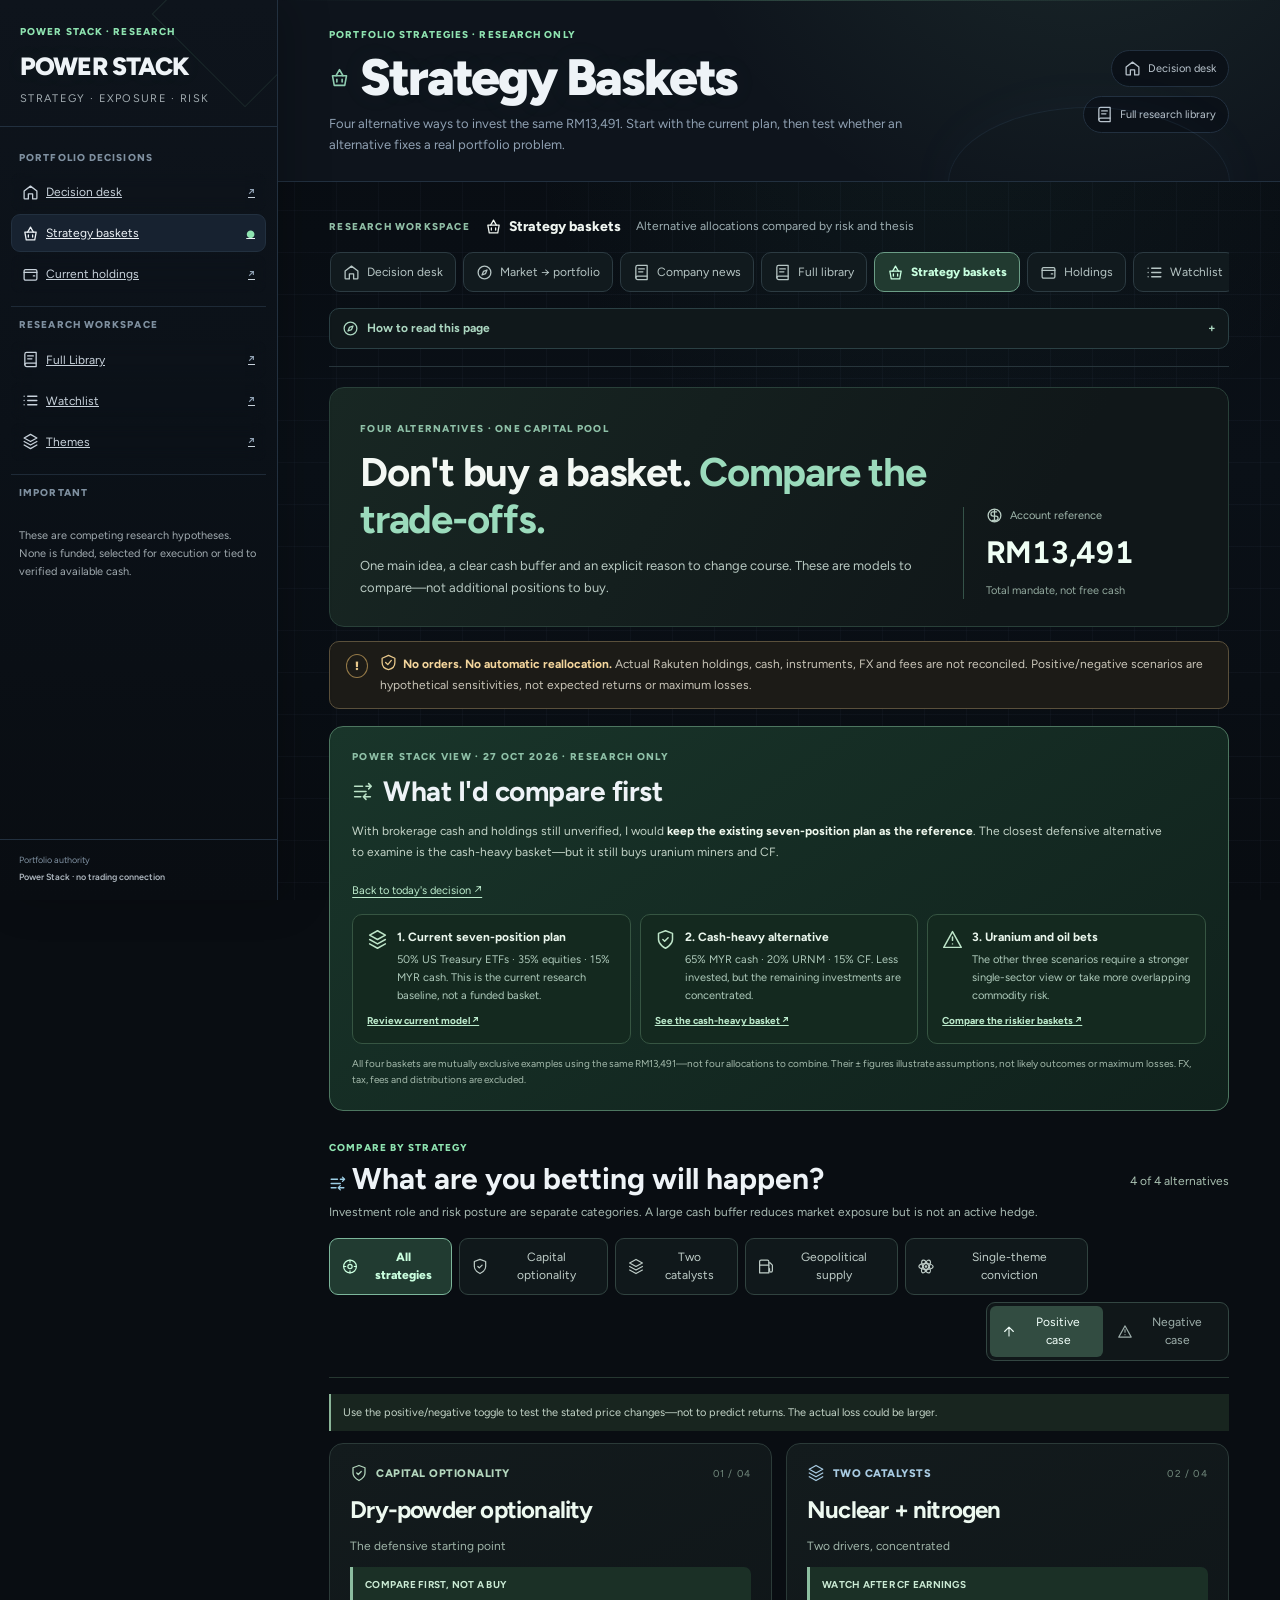
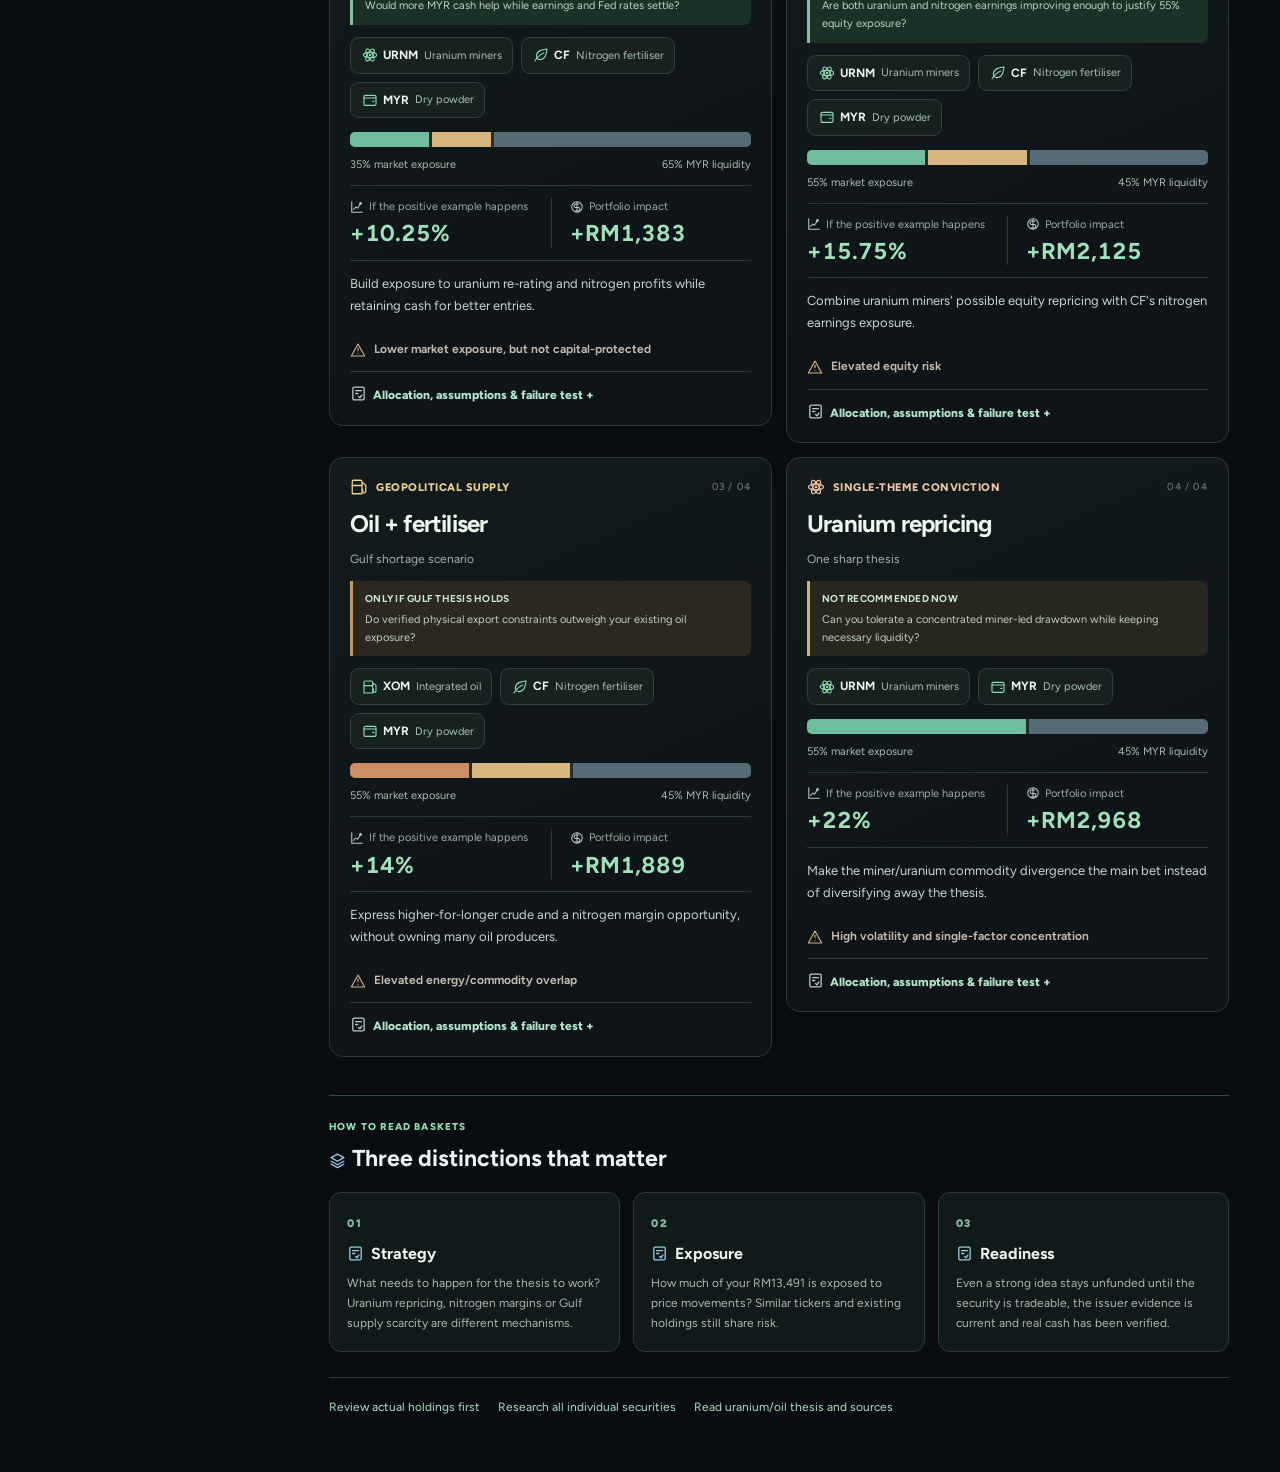
<file: baskets.html>
<!doctype html>
<html lang="en">
<head>
<meta charset="utf-8">
<meta name="viewport" content="width=device-width,initial-scale=1">
<meta name="description" content="Compare four mutually exclusive, research-only RM13,491 Power Stack portfolio strategies by conviction, risk and evidence gates.">
<title>Strategy Baskets · Power Stack</title>
<link rel="stylesheet" href="styles.css">
<link rel="stylesheet" href="ps-ux.css">
<link rel="stylesheet" href="baskets.css">
  <link rel="stylesheet" href="ps-market-icons.css" />
</head>
<body class="ps-deep-ux">
<div class="app-shell">
<aside class="sidebar">
<div class="brand-block"><div class="eyebrow">POWER STACK · RESEARCH</div><div class="brand">POWER STACK</div><div class="brand-sub">STRATEGY · EXPOSURE · RISK</div></div>
<nav class="side-scroll" aria-label="Research navigation">
<section class="side-section"><div class="side-heading">Portfolio decisions</div><div class="side-nav">
<a class="nav-item" href="index.html"><span class="nav-top"><span>Decision desk</span><b>↗</b></span></a>
<a class="nav-item active" aria-current="page" href="baskets.html"><span class="nav-top"><span>Strategy baskets</span><b>●</b></span></a>
<a class="nav-item" href="holdings.html"><span class="nav-top"><span>Current holdings</span><b>↗</b></span></a>
</div></section>
<section class="side-section"><div class="side-heading">Research workspace</div><div class="side-nav">
<a class="nav-item" href="research-library.html"><span class="nav-top"><span>Full Library</span><b>↗</b></span></a>
<a class="nav-item" href="watchlist.html"><span class="nav-top"><span>Watchlist</span><b>↗</b></span></a>
<a class="nav-item" href="themes.html"><span class="nav-top"><span>Themes</span><b>↗</b></span></a>
</div></section>
<section class="side-section"><div class="side-heading">Important</div><p class="side-micro">These are competing research hypotheses. None is funded, selected for execution or tied to verified available cash.</p></section>
</nav>
<div class="side-footer"><span>Portfolio authority</span><strong>Power Stack · no trading connection</strong></div>
</aside>
<div class="workspace">
<header class="topbar basket-topbar">
<div><div class="eyebrow">PORTFOLIO STRATEGIES · RESEARCH ONLY</div><h1>Strategy Baskets</h1><p>Four alternative ways to invest the same RM13,491. Start with the current plan, then test whether an alternative fixes a real portfolio problem.</p></div>
<div class="top-actions"><a class="ghost-link" href="index.html">Decision desk</a><a class="ghost-link" href="research-library.html">Full research library</a></div>
</header>
<main class="main-content basket-main">
<section class="basket-hero" aria-label="Basket status">
<div class="basket-hero-text"><span class="basket-label">FOUR ALTERNATIVES · ONE CAPITAL POOL</span><h2>Don&#39;t buy a basket. <em>Compare the trade-offs.</em></h2><p>One main idea, a clear cash buffer and an explicit reason to change course. These are models to compare—not additional positions to buy.</p></div>
<div class="basket-hero-number"><span>Account reference</span><strong>RM13,491</strong><small>Total mandate, not free cash</small></div>
</section>
<div class="basket-baseline" role="note"><span class="basket-baseline-mark" aria-hidden="true">!</span><p><strong>No orders. No automatic reallocation.</strong> Actual Rakuten holdings, cash, instruments, FX and fees are not reconciled. Positive/negative scenarios are hypothetical sensitivities, not expected returns or maximum losses.</p></div>
<section class="basket-adviser" id="basket-adviser" aria-labelledby="basket-adviser-title">
<div class="basket-adviser-heading"><div><div class="basket-label">POWER STACK VIEW · 27 OCT 2026 · RESEARCH ONLY</div><h2 id="basket-adviser-title"><svg class="basket-guidance-glyph" width="21" height="21" viewBox="0 0 24 24" aria-hidden="true"><use href="assets/market-iconography/sprite.svg#bb-compare"></use></svg>What I'd compare first</h2><p>With brokerage cash and holdings still unverified, I would <strong>keep the existing seven-position plan as the reference</strong>. The closest defensive alternative to examine is the cash-heavy basket—but it still buys uranium miners and CF.</p></div><a href="index.html#decision-brief" class="basket-return">Back to today's decision ↗</a></div>
<div class="basket-adviser-steps" id="basket-adviser-steps"><div class="basket-adviser-step"><svg class="basket-guidance-glyph" width="21" height="21" viewBox="0 0 24 24" aria-hidden="true"><use href="assets/market-iconography/sprite.svg#bb-layers"></use></svg><div><strong>1. Keep the current model as the yardstick</strong><p>50% Treasury ETFs, 35% equities, 15% MYR reserve. Not confirmed holdings.</p></div></div>
<div class="basket-adviser-step"><svg class="basket-guidance-glyph" width="21" height="21" viewBox="0 0 24 24" aria-hidden="true"><use href="assets/market-iconography/sprite.svg#bb-shield"></use></svg><div><strong>2. Compare the cash-heavy option</strong><p>65% MYR cash reduces market exposure, while 20% URNM and 15% CF remain risky.</p></div><a href="#basket-dry-powder">View ↗</a></div>
<div class="basket-adviser-step"><svg class="basket-guidance-glyph" width="21" height="21" viewBox="0 0 24 24" aria-hidden="true"><use href="assets/market-iconography/sprite.svg#bb-risk"></use></svg><div><strong>3. Wait on single-theme concentration</strong><p>Don't add uranium or oil concentration before confirming existing exposure and the next earnings.</p></div></div></div>
<p id="basket-adviser-caution" class="basket-adviser-caution">All four baskets are mutually exclusive examples using the same RM13,491—not four allocations to combine. Their ± figures illustrate assumptions, not likely outcomes or maximum losses. FX, tax, fees and distributions are excluded.</p>
</section>
<section class="basket-section" aria-labelledby="basket-compare-title">
<div class="basket-heading"><div><div class="eyebrow">COMPARE BY STRATEGY</div><h2 id="basket-compare-title">What are you betting will happen?</h2><p>Investment role and risk posture are separate categories. A large cash buffer reduces market exposure but is not an active hedge.</p></div><span class="basket-count" id="basket-count" aria-live="polite">Loading research…</span></div>
<div id="basket-filters" class="basket-filters" role="group" aria-label="Filter strategies"><span>Loading categories…</span></div>
<p class="basket-scenario-instruction" id="basket-scenario-instruction">Use the positive/negative toggle to test the stated price changes—not to predict returns. The actual loss could be larger.</p>
<div id="basket-grid" class="basket-grid"><p class="basket-loading">Loading basket comparison…</p></div>
</section>
<section class="basket-logic" aria-labelledby="basket-logic-title">
<div class="eyebrow">HOW TO READ BASKETS</div><h2 id="basket-logic-title">Three distinctions that matter</h2>
<div class="basket-logic-grid">
<div><span class="basket-logic-symbol" aria-hidden="true">01</span><h3>Strategy</h3><p>What needs to happen for the thesis to work? Uranium repricing, nitrogen margins or Gulf supply scarcity are different mechanisms.</p></div>
<div><span class="basket-logic-symbol" aria-hidden="true">02</span><h3>Exposure</h3><p>How much of your RM13,491 is exposed to price movements? Similar tickers and existing holdings still share risk.</p></div>
<div><span class="basket-logic-symbol" aria-hidden="true">03</span><h3>Readiness</h3><p>Even a strong idea stays unfunded until the security is tradeable, the issuer evidence is current and real cash has been verified.</p></div>
</div>
</section>
<div class="basket-footer"><a href="holdings.html">Review actual holdings first</a><a href="research-library.html">Research all individual securities</a><a href="https://github.com/clydigital/power-stack/pull/54" target="_blank" rel="noopener noreferrer">Read uranium/oil thesis and sources</a></div>
</main>
</div>
</div>
<script src="baskets.js"></script>
<script src="ps-ux.js"></script>
  <script src="ps-market-icons.js"></script>
</body>
</html>
</file>
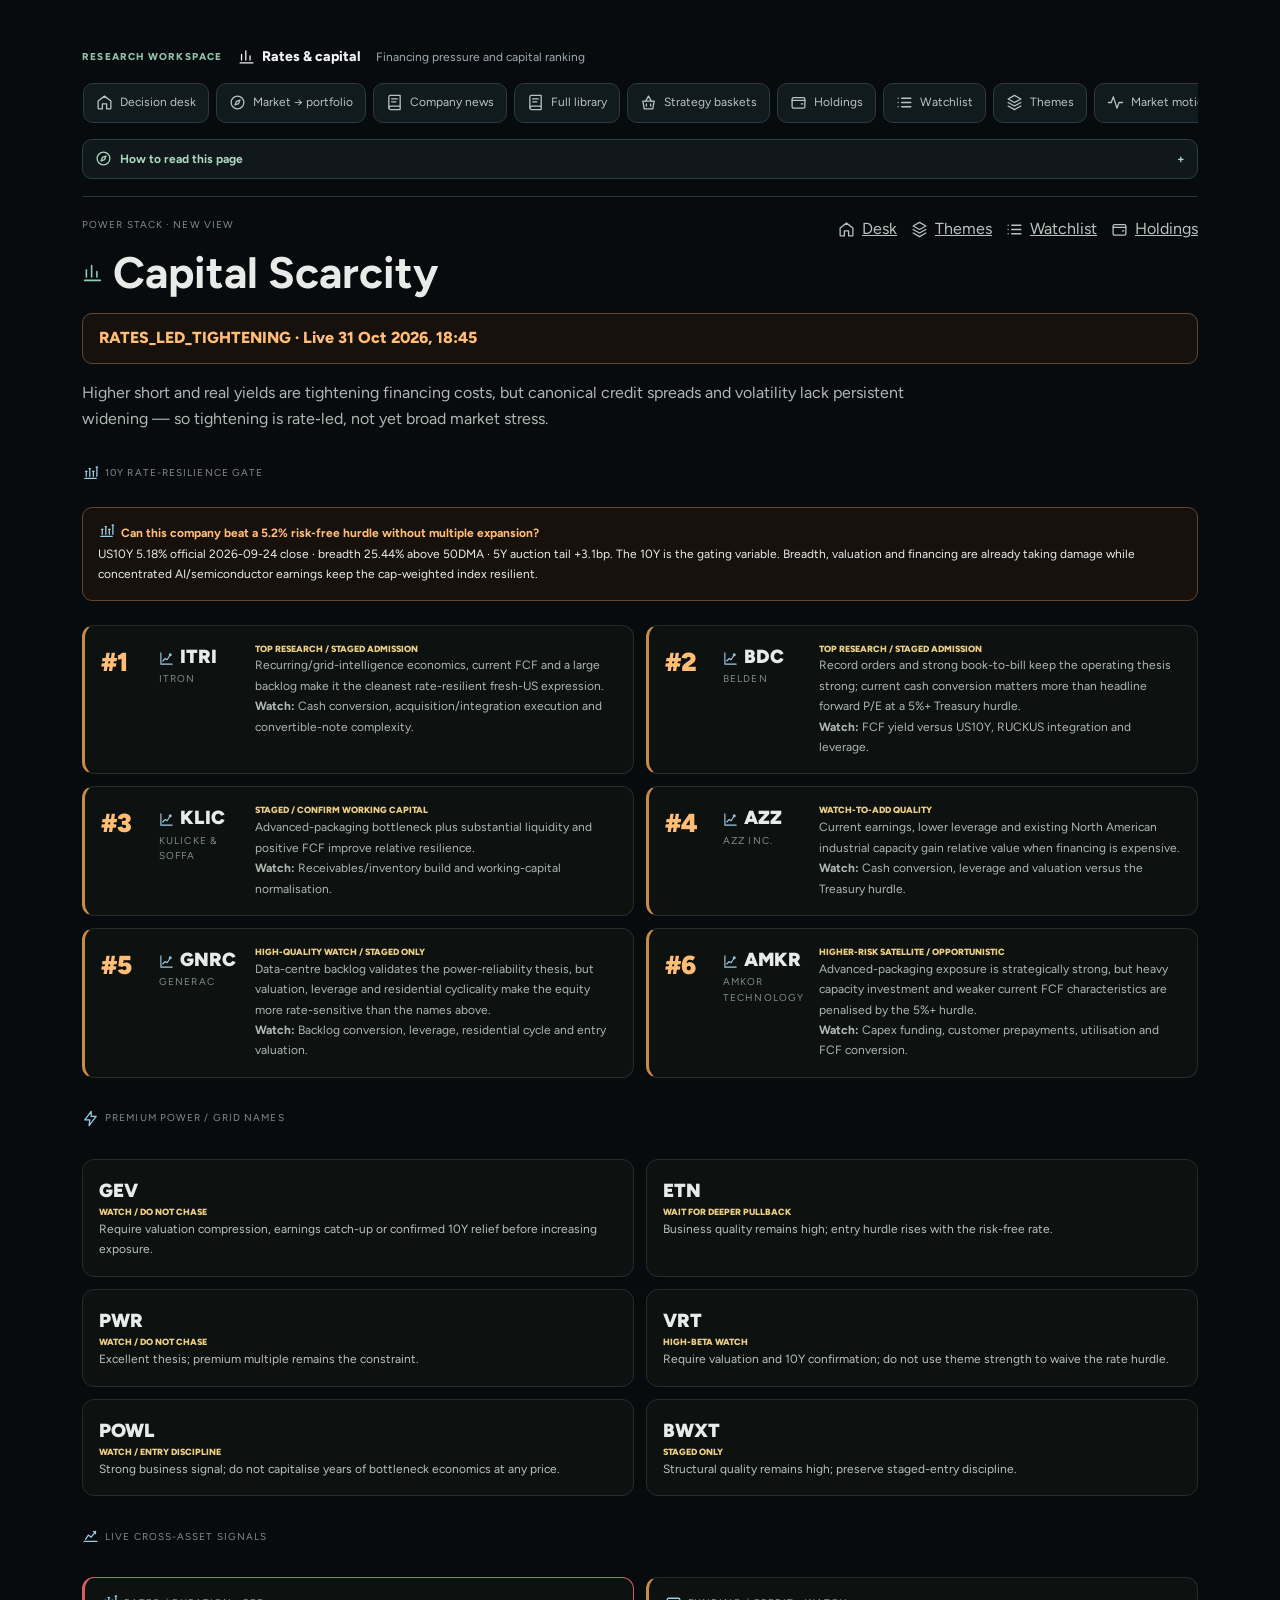
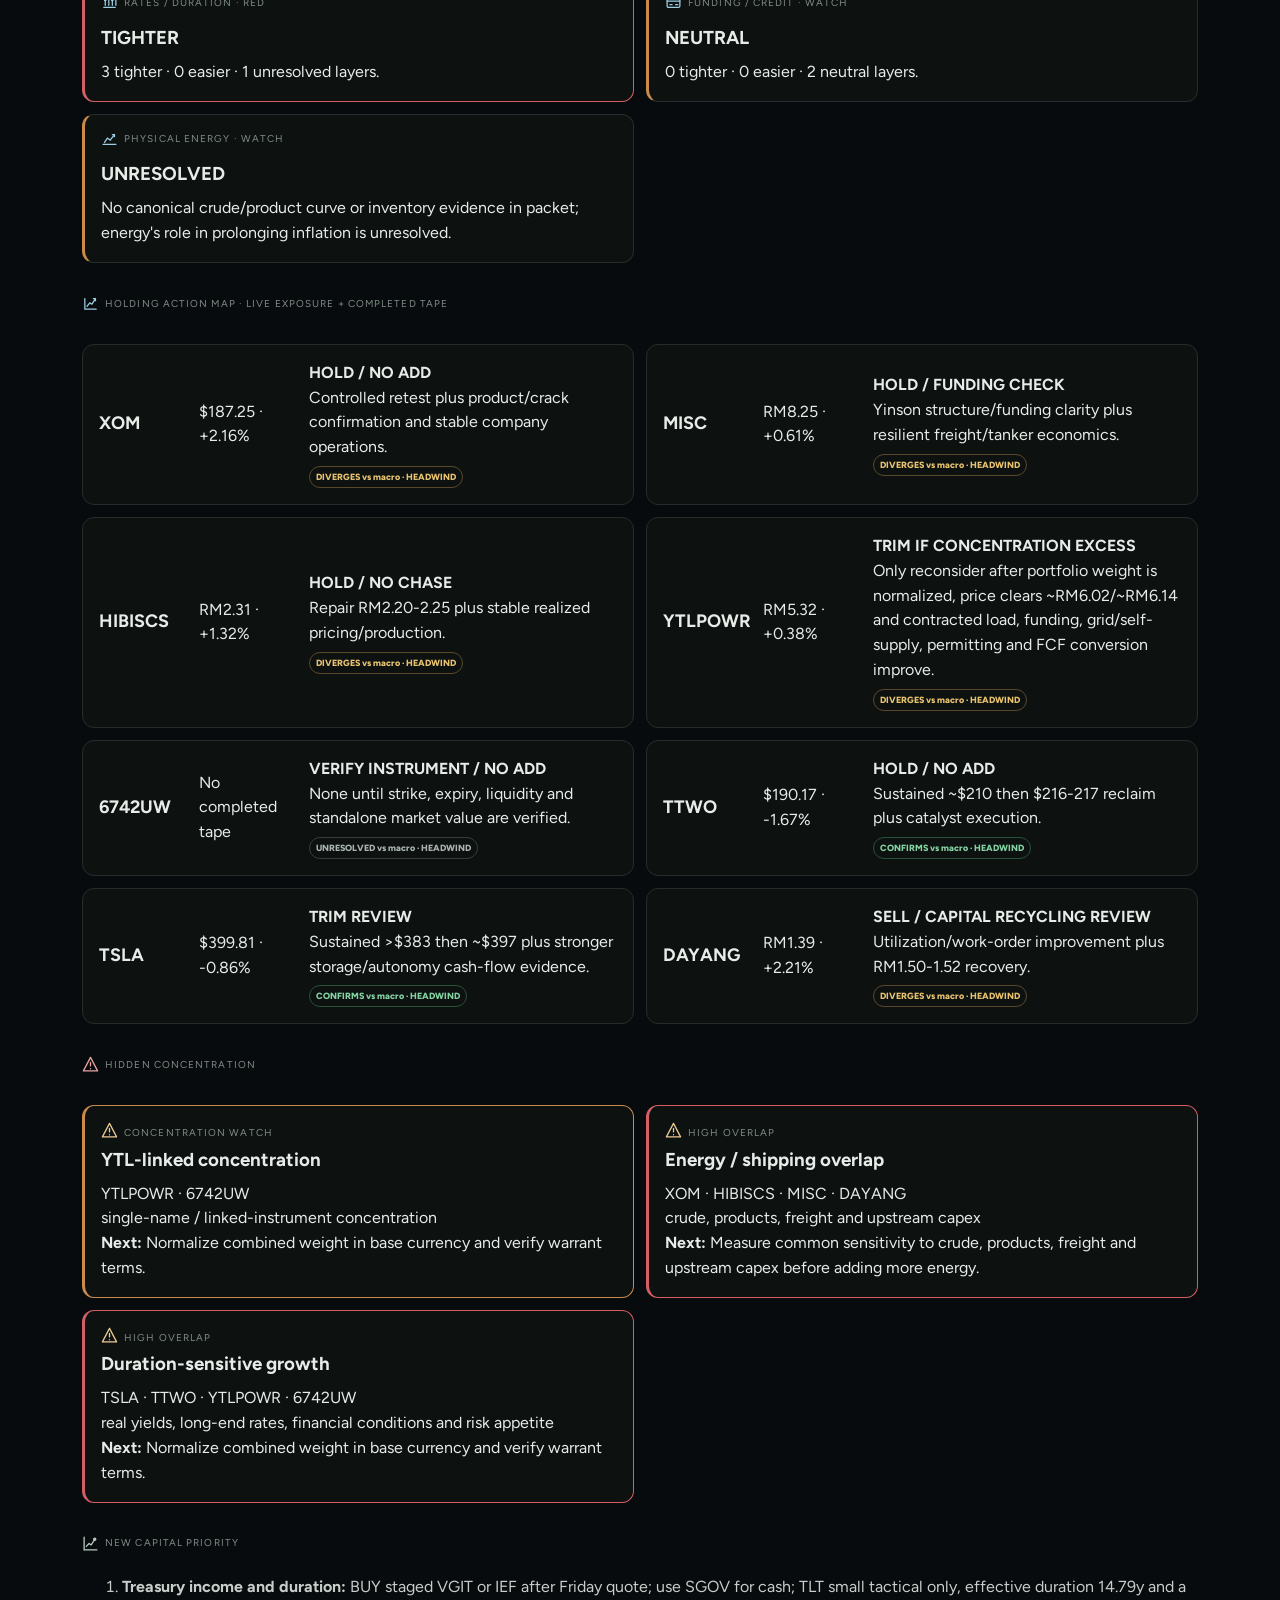
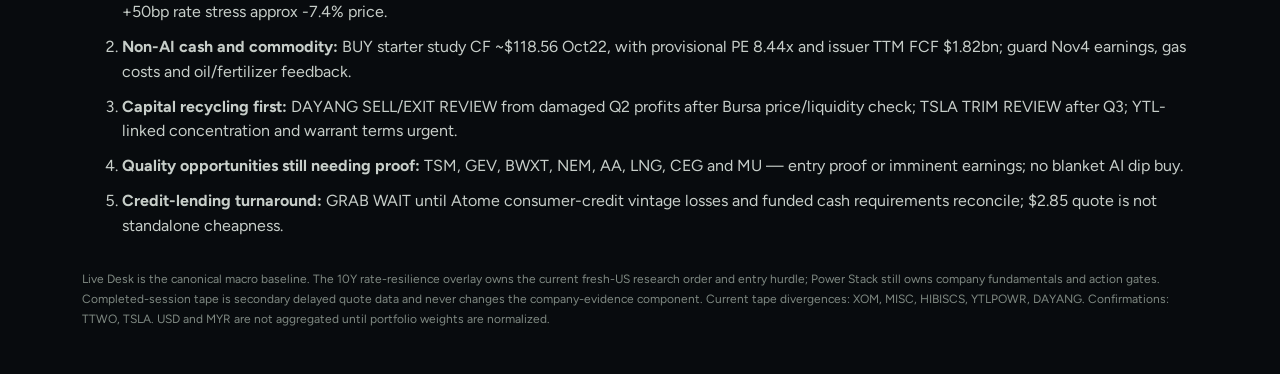
<file: capital-scarcity.html>
<!doctype html><html lang="en"><head><meta charset="utf-8"><meta name="viewport" content="width=device-width,initial-scale=1"><title>Capital Scarcity · Power Stack</title><link rel="stylesheet" href="styles.css"><style>
body{background:#080b0e;color:#e8ece9}.scarcity{max-width:1180px;margin:auto;padding:32px}.top{display:flex;justify-content:space-between;gap:20px;align-items:flex-start}.top h1{font-size:44px;margin:6px 0}.nav a{color:#b8c3bb;margin-left:14px}.regime{border:1px solid #614632;background:#17110d;color:#ffbd77;padding:12px 16px;border-radius:10px;font-weight:800}.summary{font-size:16px;color:#aeb8b1;line-height:1.65;max-width:850px}.grid{display:grid;grid-template-columns:repeat(2,1fr);gap:12px;margin-top:24px}.card{border:1px solid #242d29;background:#0d1210;padding:16px;border-radius:12px}.card h3{margin:4px 0 8px}.meta{font-size:10px;color:#7f8c84;text-transform:uppercase}.signal{border-left:3px solid #c98a4a}.signal.GREEN{border-color:#4db47a}.signal.RED{border-color:#d35f65}.action{display:grid;grid-template-columns:90px 100px 1fr;gap:10px;align-items:center}.action b{font-size:18px}.section{margin-top:32px}.steps li{margin:10px 0;color:#c7cec9}.note{font-size:11px;color:#7f8982;margin-top:30px}.reaction{display:inline-flex;margin-top:6px;padding:3px 6px;border:1px solid #344039;border-radius:999px;font-size:9px;font-weight:800}.reaction.DIVERGES{color:#e8c36f;border-color:#5a482a}.reaction.CONFIRMS{color:#84d3a3;border-color:#285139}.reaction.INCONCLUSIVE,.reaction.UNRESOLVED,.reaction.FLAT{color:#aab4ad}.cluster{border-left:3px solid #78672f}.cluster.HIGH_OVERLAP{border-color:#d35f65}.cluster.CONCENTRATION_WATCH{border-color:#c98a4a}.live-meta{font-size:11px;color:#89948d;margin-top:8px}.rank-card{display:grid;grid-template-columns:48px 86px minmax(0,1fr);gap:10px;align-items:start;border-left:3px solid #c98a4a}.rank-no{font-size:26px;font-weight:900;color:#ffbd77}.rank-ticker{font-size:19px;font-weight:900}.rank-decision{font-size:9px;color:#edce84;font-weight:850;text-transform:uppercase}.rank-copy{font-size:10px;color:#aeb8b1;line-height:1.55}.gate{border:1px solid #614632;background:#17110d;padding:15px;border-radius:10px;margin-top:18px}.gate strong{color:#ffbd77}.premium{font-size:10px;line-height:1.55;color:#b9c2bc}@media(max-width:760px){.grid{grid-template-columns:1fr}.top{display:block}.nav{margin:15px 0}.action{grid-template-columns:80px 1fr}.action span:last-child{grid-column:1/-1}.top h1{font-size:34px}}
</style>
  <link rel="stylesheet" href="ps-ux.css" />
  <link rel="stylesheet" href="ps-market-icons.css" />
</head><body><main class="scarcity"><div class="top"><div><div class="meta">POWER STACK · NEW VIEW</div><h1>Capital Scarcity</h1></div><nav class="nav"><a href="index.html">Desk</a><a href="themes.html">Themes</a><a href="watchlist.html">Watchlist</a><a href="holdings.html">Holdings</a></nav></div><div id="regime" class="regime">Loading…</div><p id="summary" class="summary"></p><section class="section"><div class="meta">10Y RATE-RESILIENCE GATE</div><div id="rateGate" class="gate">Loading 10Y overlay…</div><div id="rateRanking" class="grid"></div></section><section class="section"><div class="meta">PREMIUM POWER / GRID NAMES</div><div id="premiumNames" class="grid"></div></section><section class="section"><div class="meta">LIVE CROSS-ASSET SIGNALS</div><div id="signals" class="grid"></div></section><section class="section"><div class="meta">HOLDING ACTION MAP · LIVE EXPOSURE + COMPLETED TAPE</div><div id="actions" class="grid"></div></section><section class="section"><div class="meta">HIDDEN CONCENTRATION</div><div id="clusters" class="grid"></div></section><section class="section"><div class="meta">NEW CAPITAL PRIORITY</div><ol id="steps" class="steps"></ol></section><p id="provenance" class="note">Loading provenance…</p></main><script src="capital-scarcity.js"></script>  <script src="ps-ux.js"></script>
  <script src="ps-market-icons.js"></script>
</body></html>
</file>
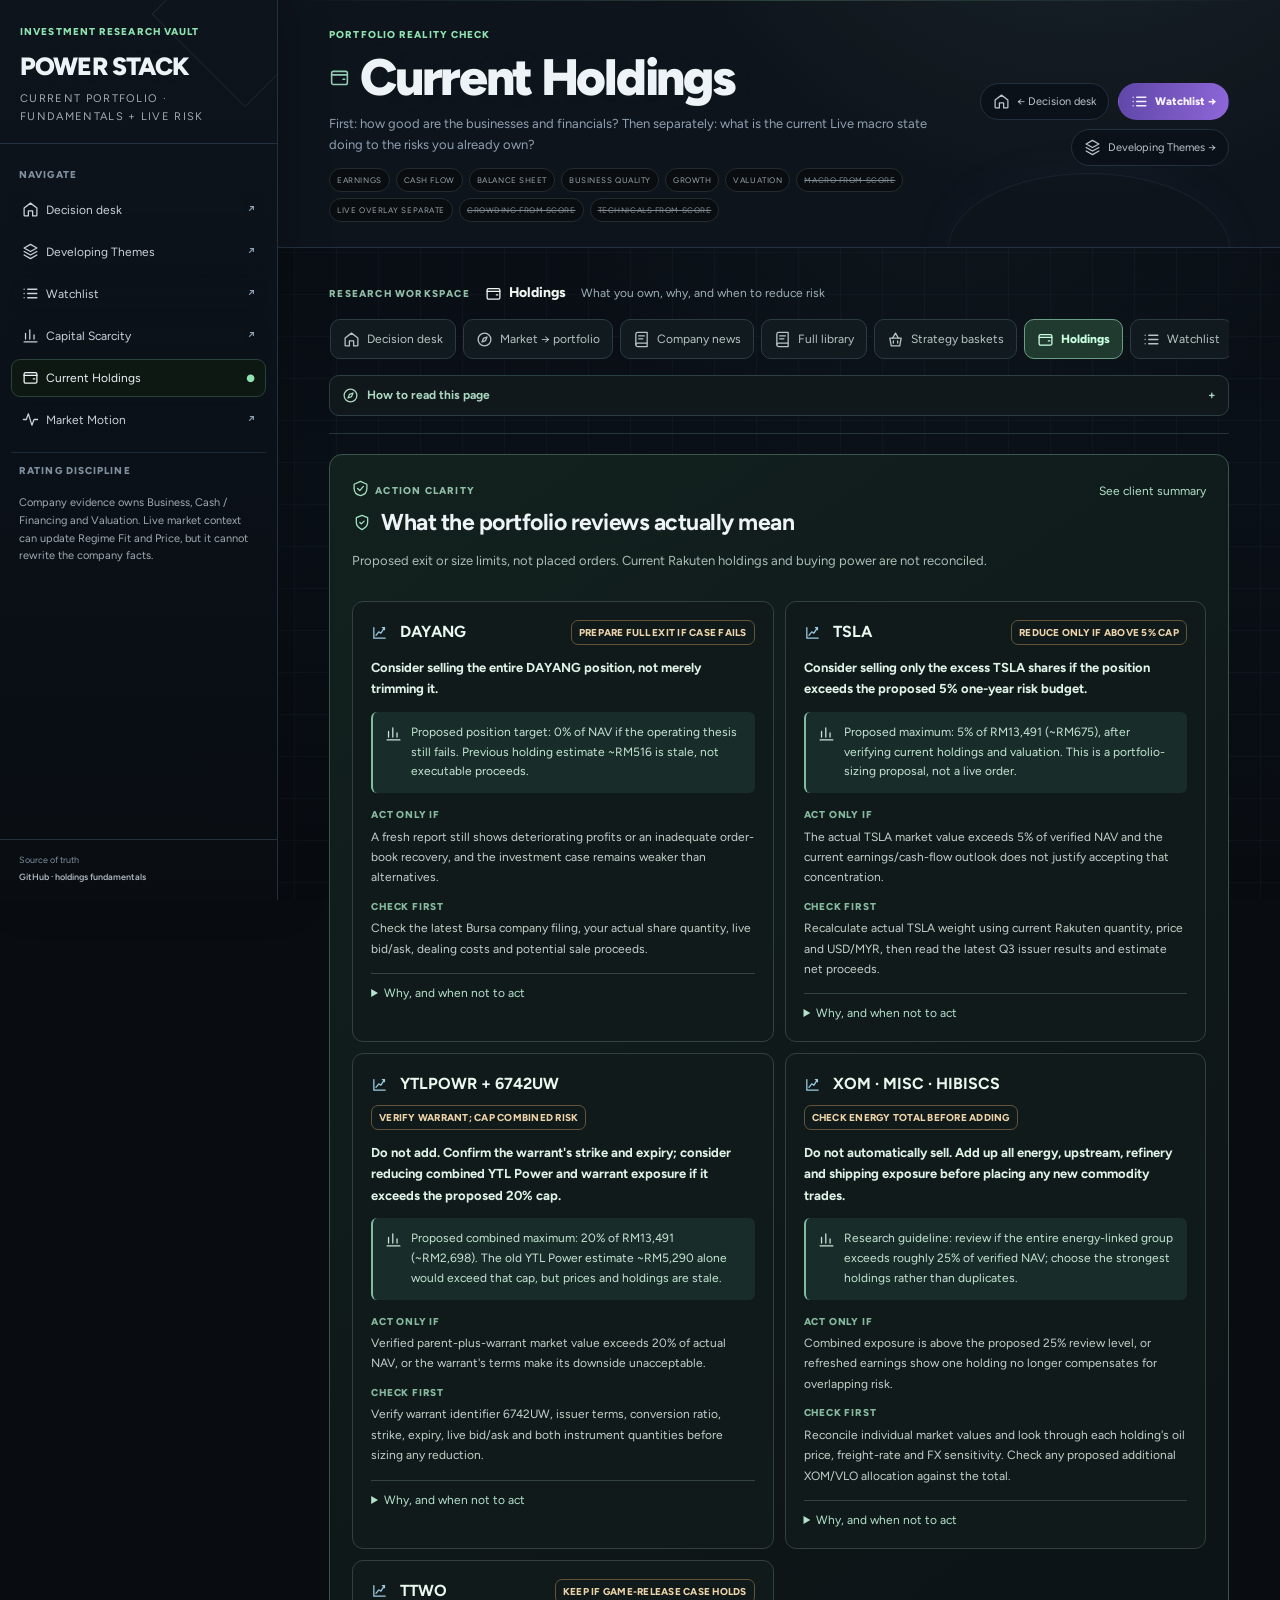
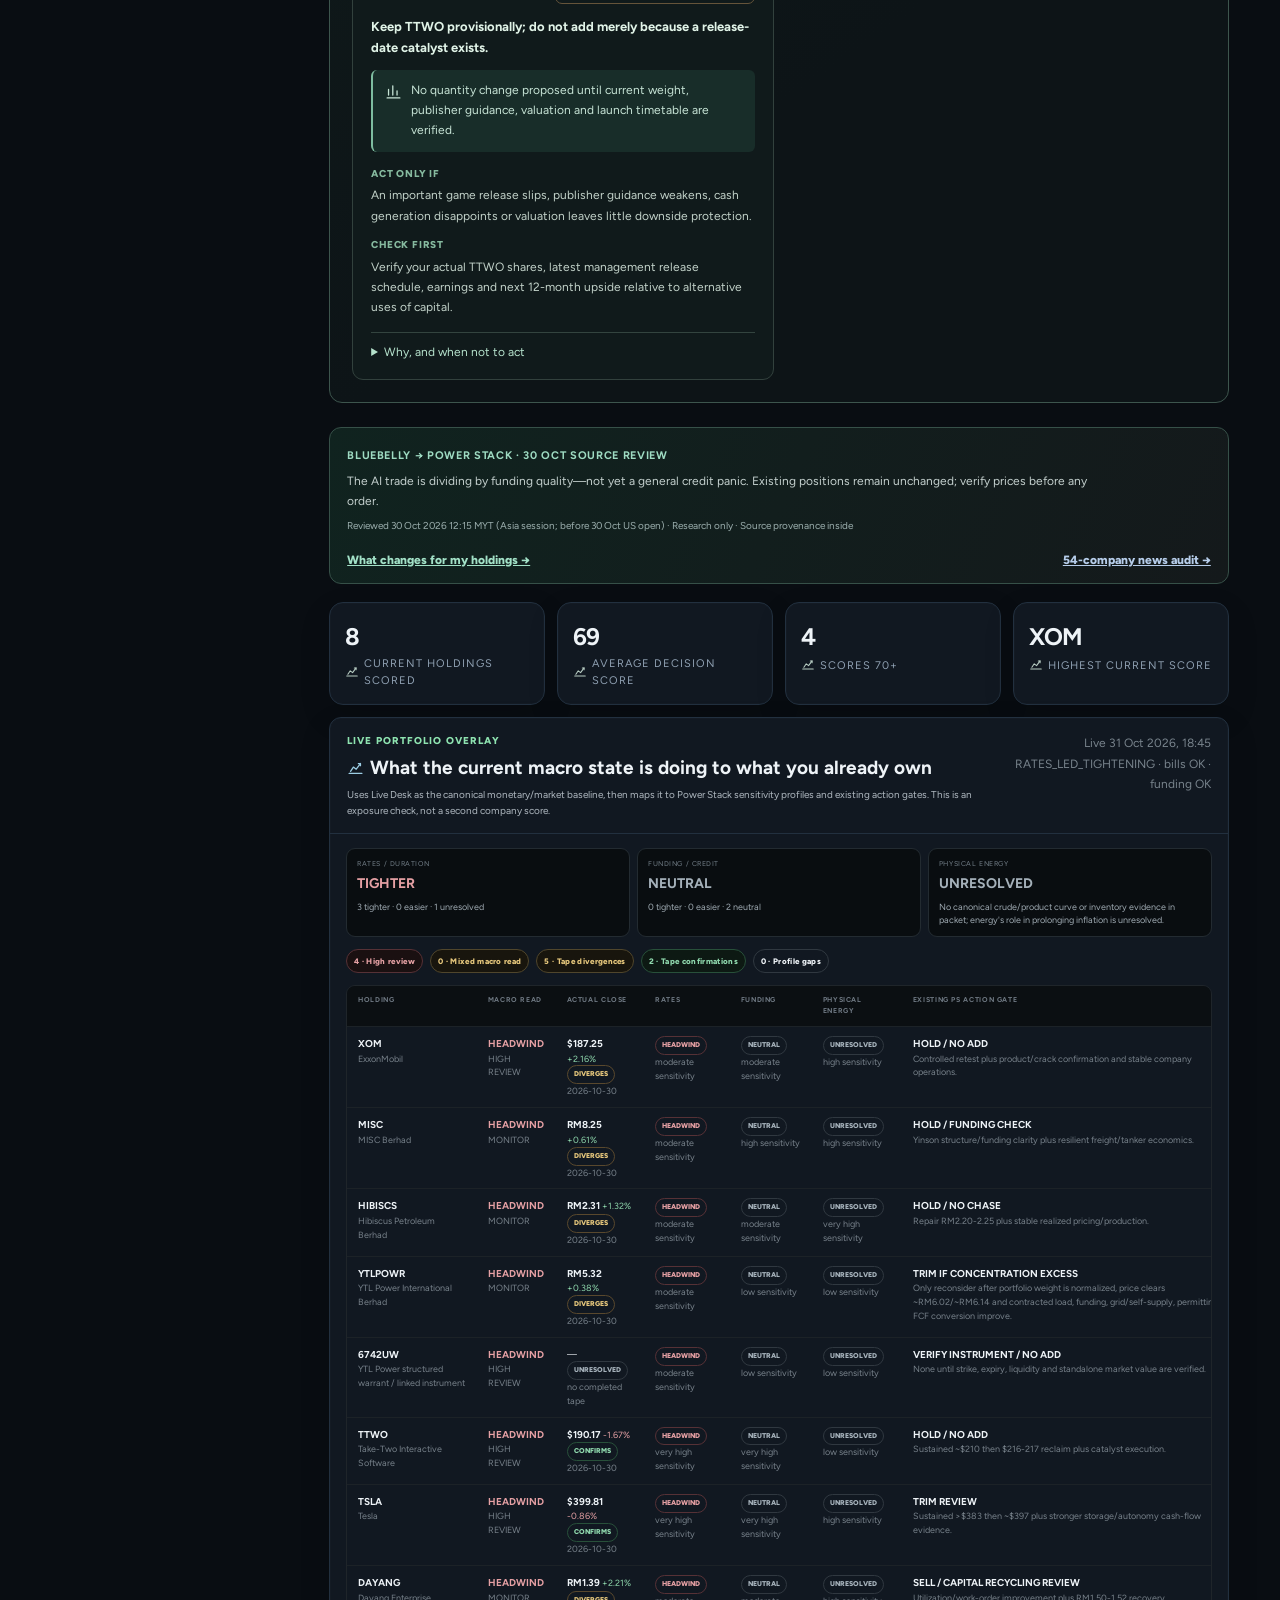
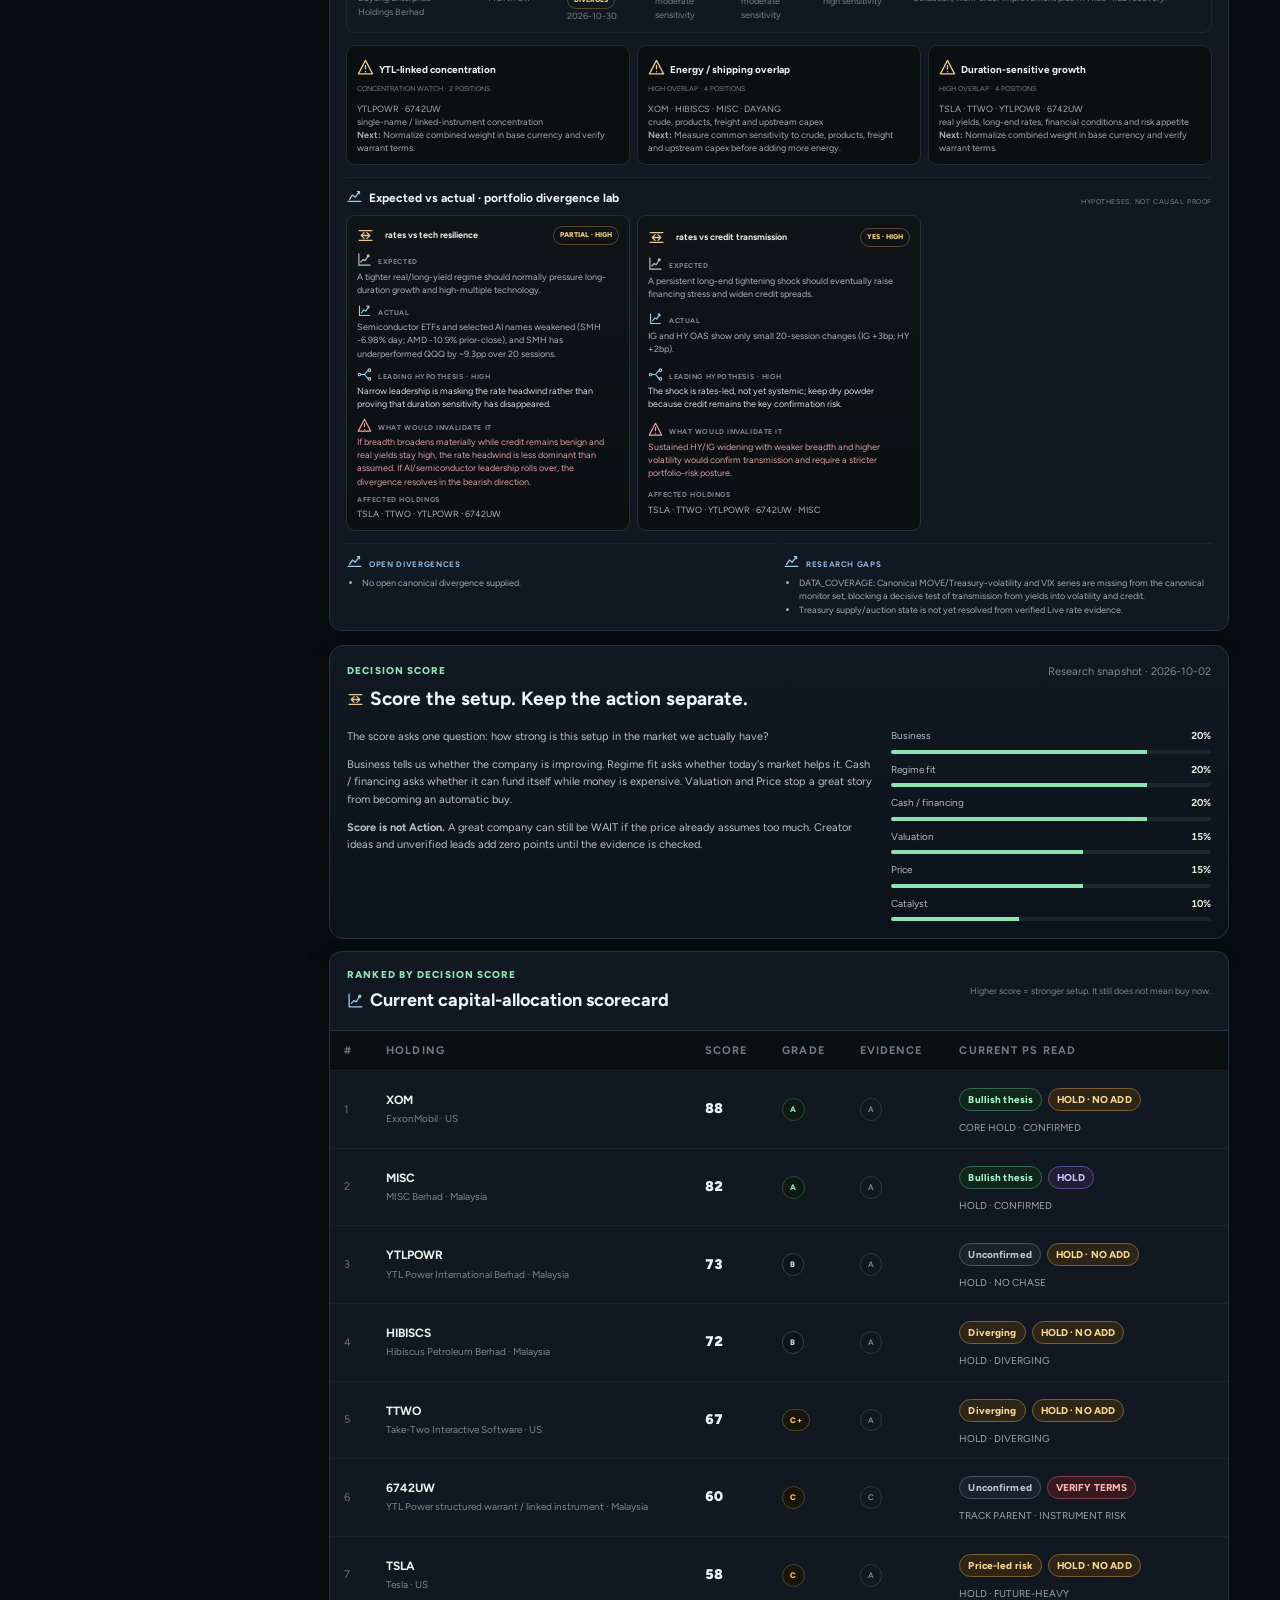
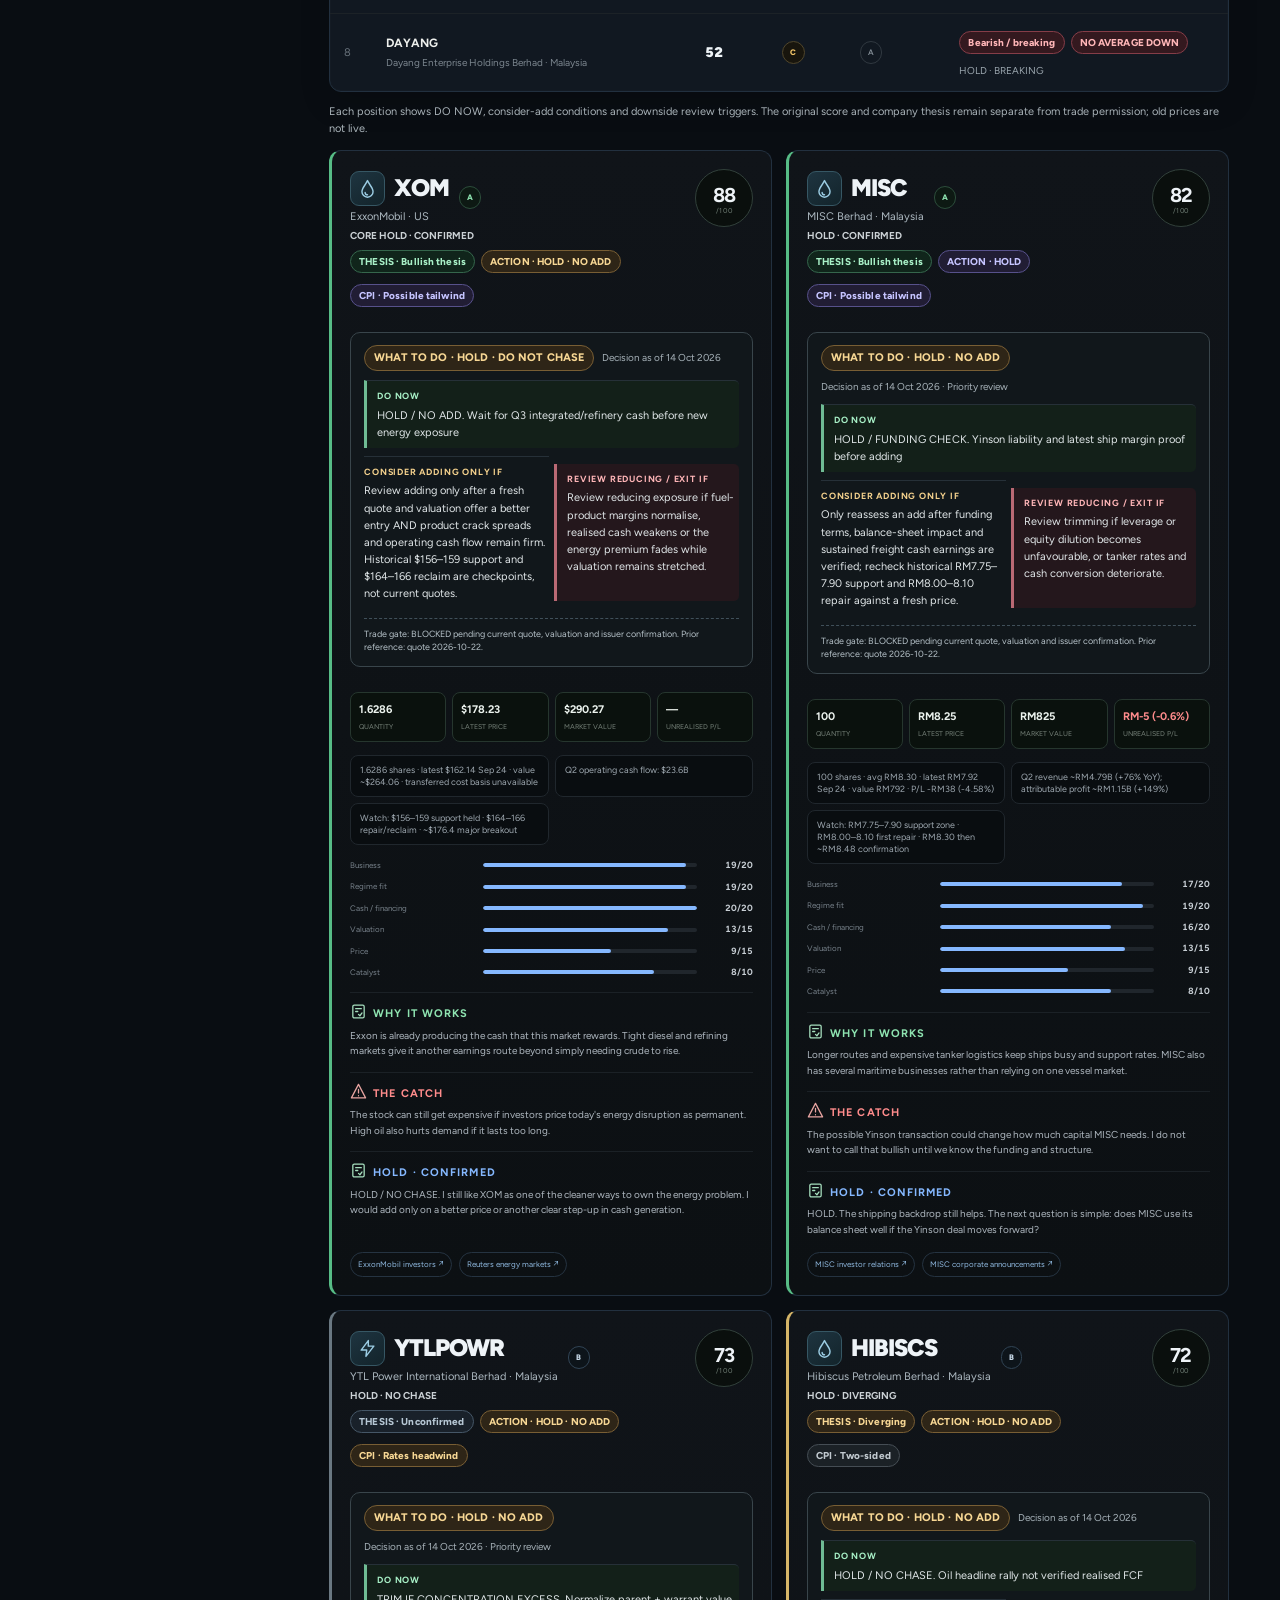
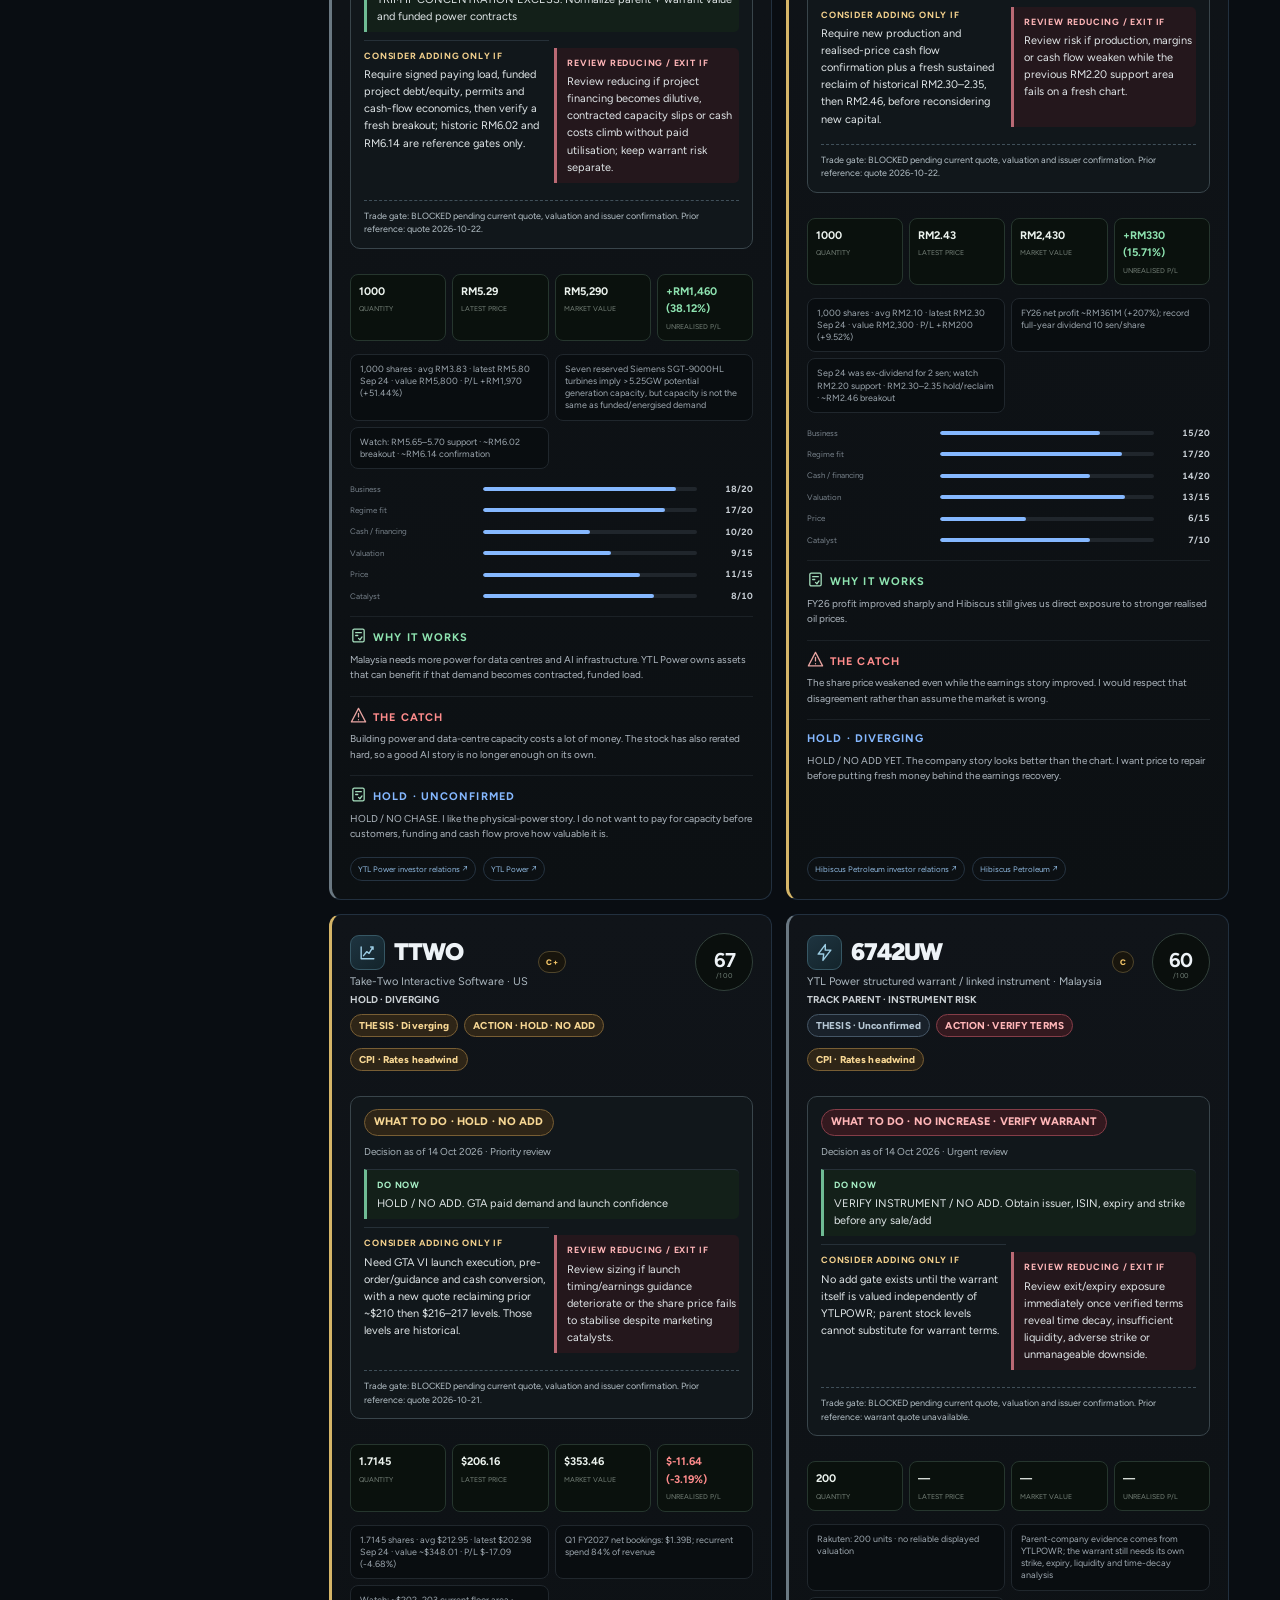
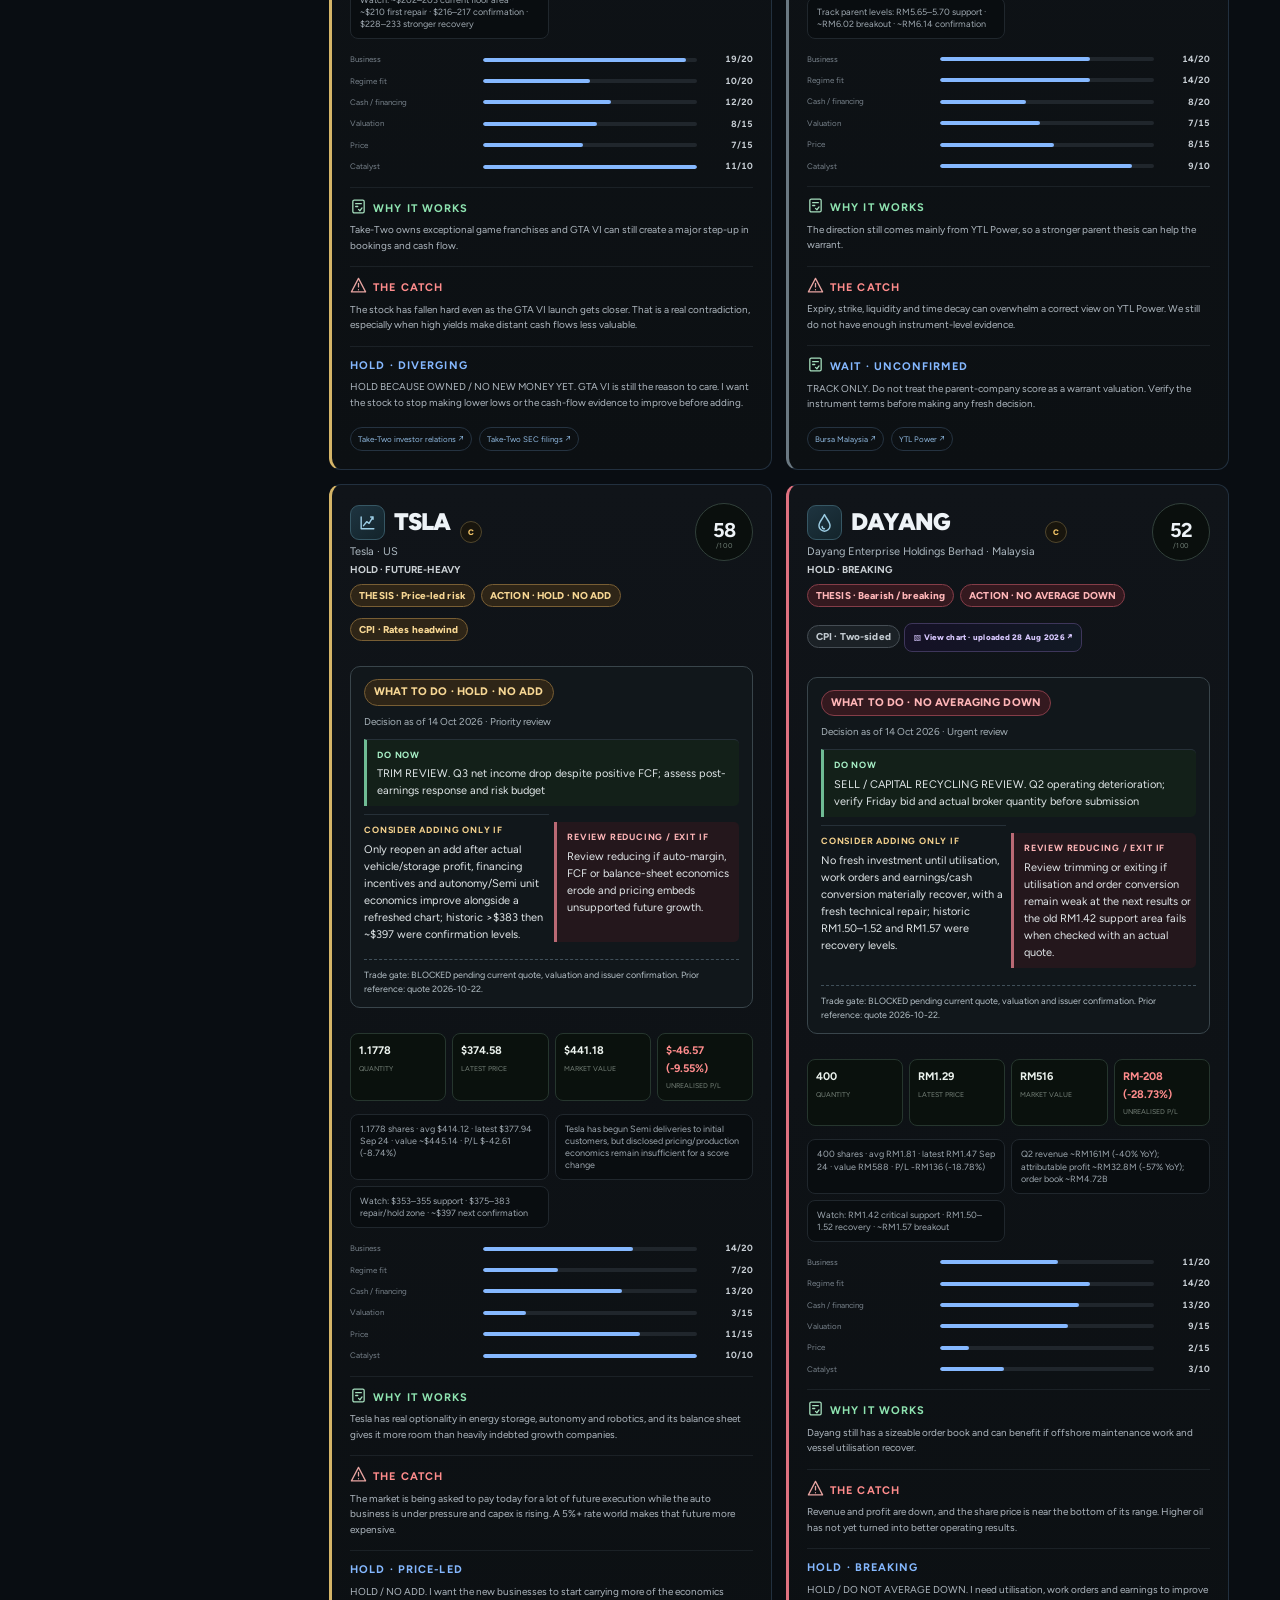
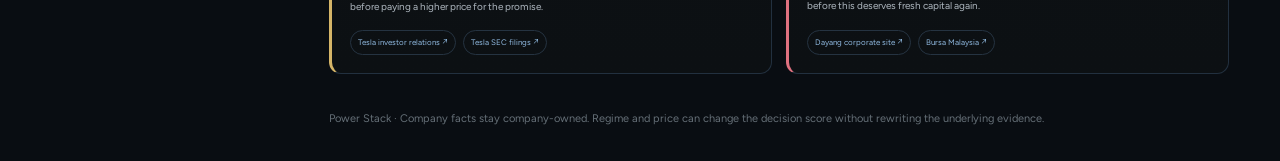
<file: holdings.html>
<!doctype html>
<html lang="en">
<head>
  <meta charset="utf-8" />
  <meta name="viewport" content="width=device-width, initial-scale=1" />
  <meta name="description" content="Power Stack current holdings — decision scores, contradiction states and actions for the current market." />
  <title>Current Holdings · Power Stack</title>
  <link rel="preconnect" href="https://fonts.googleapis.com" />
  <link rel="preconnect" href="https://fonts.gstatic.com" crossorigin />
  <link href="https://fonts.googleapis.com/css2?family=Inter:wght@400;500;600;700;800;900&display=swap" rel="stylesheet" />
  <link rel="stylesheet" href="styles.css" />
  <style>
    .holdings-nav{display:grid;gap:4px}.holdings-nav a{text-decoration:none;display:block}.holdings-nav .nav-item.active{border:1px solid #294337;background:#0d1812}
    .rule-strip{display:flex;gap:6px;flex-wrap:wrap;margin-top:12px}.rule-chip{font-size:8px;text-transform:uppercase;letter-spacing:.07em;color:#9aa4ac;border:1px solid #242c33;background:#090d10;border-radius:999px;padding:5px 7px}.rule-chip.excluded{color:#7f8992;text-decoration:line-through}
    .method-grid{display:grid;grid-template-columns:minmax(0,1.4fr) minmax(320px,.8fr);gap:16px}.method-copy{font-size:11px;line-height:1.6;color:#b8c0c7}.method-copy p{margin:0 0 10px}.weights{display:grid;gap:8px}.weight-row{display:grid;grid-template-columns:minmax(0,1fr) 45px;gap:10px;align-items:center;font-size:10px;color:#aeb7bf}.weight-row b{text-align:right;color:#e8e5db;font-variant-numeric:tabular-nums}.weight-track{grid-column:1/-1;height:4px;border-radius:10px;background:#20262c;overflow:hidden;margin-top:-4px}.weight-fill{height:100%;background:var(--green)}
    .ranking-panel{padding:0;overflow:hidden;margin:12px 0}.ranking-head{display:flex;justify-content:space-between;gap:16px;align-items:center;padding:15px 17px;border-bottom:1px solid var(--line)}.ranking-head h2{font-size:18px;margin:4px 0 0}.ranking-head span{font-size:9px;color:#78838c}.ranking-wrap{overflow:auto}.ranking{width:100%;border-collapse:collapse;min-width:760px}.ranking th,.ranking td{text-align:left;padding:11px 14px;border-bottom:1px solid #1c2227;font-size:10px}.ranking th{font-size:8px;color:#707a84;text-transform:uppercase;letter-spacing:.1em;background:#0b0f12}.ranking tr:last-child td{border-bottom:0}.ranking td:nth-child(1){width:42px;color:#68727b}.ranking td:nth-child(2) strong{display:block;font-size:12px;color:#eef0ed}.ranking td:nth-child(2) span{font-size:9px;color:#7b858e}.ranking-score{font-weight:900;font-size:14px;font-variant-numeric:tabular-nums}.grade-pill,.confidence-pill{display:inline-flex;border:1px solid #303840;border-radius:999px;padding:4px 7px;font-size:8px;font-weight:800;letter-spacing:.05em}.grade-a{color:var(--green);border-color:#2c4d3b;background:#0d1913}.grade-b{color:#c7d9e8;border-color:#314455;background:#0d141a}.grade-c{color:var(--amber);border-color:#50462c;background:#18150d}.grade-f{color:var(--red);border-color:#513033;background:#1a1011}.confidence-pill{color:#89939c;font-weight:600}.confidence-pill.provisional{color:var(--amber);border-color:#50462c;background:#18150d}
    .holdings-grid{display:grid;grid-template-columns:repeat(2,minmax(0,1fr));gap:10px}.holding-card{border:1px solid var(--line);background:linear-gradient(180deg,#101419,#0c1013);border-radius:12px;padding:16px;display:flex;flex-direction:column;gap:13px}.holding-card-head{display:flex;justify-content:space-between;gap:14px;align-items:flex-start}.holding-title{display:flex;gap:10px;align-items:center}.holding-ticker{font-size:24px;font-weight:900;letter-spacing:-.045em}.holding-name{font-size:10px;color:#7f8992;margin-top:2px}.score-orb{width:58px;height:58px;flex:0 0 58px;border:1px solid #31403a;border-radius:50%;display:grid;place-items:center;background:#0a0f0d}.score-orb b{font-size:20px;letter-spacing:-.05em}.score-orb span{font-size:7px;color:#728078;text-transform:uppercase;letter-spacing:.08em;display:block;text-align:center;margin-top:-6px}.holding-status{font-size:10px;font-weight:700;color:#cbd1d5;margin-top:2px}.metric-grid{display:grid;grid-template-columns:repeat(2,minmax(0,1fr));gap:6px}.metric{border:1px solid #20272d;background:#090d10;border-radius:8px;padding:8px 9px;font-size:9px;color:#9da7af;line-height:1.35}.component-grid{display:grid;gap:7px}.component-row{display:grid;grid-template-columns:125px minmax(0,1fr) 48px;gap:8px;align-items:center;font-size:8px;color:#77818a}.component-row b{font-size:9px;text-align:right;color:#c8cfd5;font-variant-numeric:tabular-nums}.component-track{height:4px;border-radius:10px;background:#20262c;overflow:hidden}.component-fill{height:100%;border-radius:inherit;background:var(--blue)}.card-section{border-top:1px solid #1b2126;padding-top:10px}.card-section h3{font-size:8px;letter-spacing:.1em;text-transform:uppercase;color:var(--green);margin:0 0 5px}.card-section p{margin:0;font-size:10px;line-height:1.55;color:#adb6be}.card-section.risk h3{color:var(--red)}.card-section.verdict h3{color:var(--blue)}.source-list{display:flex;gap:7px;flex-wrap:wrap;margin-top:auto;padding-top:2px}.source-list a{font-size:8px;color:#8fb8df;text-decoration:none;border:1px solid #253341;border-radius:999px;padding:5px 7px}.source-list a:hover{border-color:#45627a;color:#c6def2}.chart-link{display:inline-flex;align-items:center;gap:6px;width:max-content;max-width:100%;margin-top:8px;text-decoration:none;border:1px solid #3e365b;background:linear-gradient(100deg,#151126,#111924);color:#d8c8ff;border-radius:8px;padding:7px 9px;font-size:8px;font-weight:800;letter-spacing:.03em}.chart-link:hover{border-color:#795ec1;color:#fff;filter:brightness(1.08)}.error-state{padding:50px;text-align:center;color:var(--red);border:1px dashed #513033;border-radius:12px}.ghost-link.watch-link{color:#f5efff;background:linear-gradient(100deg,#5f47a7,#8e66d8);border-color:transparent;font-weight:850}
    .position-strip{display:grid;grid-template-columns:repeat(4,1fr);gap:6px}.position-cell{border:1px solid #26362e;background:#0a110d;border-radius:8px;padding:8px}.position-cell b{display:block;color:#ecf3ee;font-size:11px}.position-cell span{display:block;color:#758078;font-size:7px;text-transform:uppercase;margin-top:3px}.pnl-up b{color:var(--green)}.pnl-down b{color:var(--red)}
    .live-overlay{padding:0;overflow:hidden;margin:0 0 14px}.live-overlay-head{display:flex;justify-content:space-between;gap:16px;align-items:flex-start;padding:15px 17px;border-bottom:1px solid var(--line)}.live-overlay-head h2{font-size:19px;margin:4px 0 5px}.live-overlay-head p{font-size:10px;line-height:1.55;color:#aeb7bf;margin:0;max-width:780px}.live-meta{font-size:8px;color:#78838c;text-align:right;line-height:1.5}.live-body{padding:14px 16px;display:grid;gap:12px}.signal-grid{display:grid;grid-template-columns:repeat(3,minmax(0,1fr));gap:7px}.live-signal{border:1px solid #232b31;background:#090d10;border-radius:9px;padding:10px}.live-signal span{display:block;font-size:7px;color:#737f88;text-transform:uppercase;letter-spacing:.08em}.live-signal b{display:block;font-size:14px;margin:3px 0 5px}.live-signal p{margin:0;font-size:9px;color:#9faab2;line-height:1.45}.overlay-headwind{color:#e5a0a4}.overlay-tailwind{color:#8fd8ad}.overlay-mixed{color:#e6c77c}.overlay-neutral,.overlay-unresolved{color:#a5b1ba}.overlay-summary{display:flex;gap:7px;flex-wrap:wrap}.overlay-chip{display:inline-flex;border:1px solid #303840;border-radius:999px;padding:5px 7px;font-size:8px;font-weight:800;letter-spacing:.04em}.overlay-chip.high{border-color:#563136;color:#e5a0a4;background:#1a1011}.overlay-chip.mixed{border-color:#50462c;color:#e6c77c;background:#18150d}.overlay-chip.support{border-color:#28503a;color:#8fd8ad;background:#0d1913}.overlay-table-wrap{overflow:auto;border:1px solid #1f252a;border-radius:9px}.overlay-table{width:100%;border-collapse:collapse;min-width:900px}.overlay-table th,.overlay-table td{padding:9px 11px;border-bottom:1px solid #1c2227;text-align:left;font-size:9px;vertical-align:top}.overlay-table th{font-size:7px;text-transform:uppercase;letter-spacing:.09em;color:#707a84;background:#0b0f12}.overlay-table tr:last-child td{border-bottom:0}.overlay-table strong{font-size:10px}.effect-pill{display:inline-flex;border:1px solid #303840;border-radius:999px;padding:3px 6px;font-size:7px;font-weight:850}.effect-pill.HEADWIND{color:#e5a0a4;border-color:#563136}.effect-pill.TAILWIND{color:#8fd8ad;border-color:#28503a}.effect-pill.MIXED{color:#e6c77c;border-color:#50462c}.effect-pill.NEUTRAL,.effect-pill.UNRESOLVED{color:#a5b1ba}.reaction-pill{display:inline-flex;border:1px solid #303840;border-radius:999px;padding:3px 6px;font-size:7px;font-weight:850}.reaction-pill.DIVERGES{color:#e6c77c;border-color:#59482d}.reaction-pill.CONFIRMS{color:#8fd8ad;border-color:#28503a}.reaction-pill.INCONCLUSIVE,.reaction-pill.UNRESOLVED,.reaction-pill.FLAT{color:#a5b1ba}.cluster-grid{display:grid;grid-template-columns:repeat(3,minmax(0,1fr));gap:7px}.cluster-card{border:1px solid #232b31;background:#0b0f12;border-radius:9px;padding:10px}.cluster-card b{font-size:10px}.cluster-card span{display:block;font-size:7px;text-transform:uppercase;color:#75808a;margin-top:3px}.cluster-card p{font-size:9px;line-height:1.45;color:#9faab2;margin:7px 0 0}.live-open-items{display:grid;grid-template-columns:1fr 1fr;gap:8px}.live-open-items div{border-top:1px solid #1d2429;padding-top:9px}.live-open-items h3{font-size:8px;text-transform:uppercase;letter-spacing:.08em;color:#8fb8df;margin:0 0 5px}.live-open-items ul{margin:0;padding-left:16px;color:#9faab2;font-size:9px;line-height:1.5}.divergence-lab{border-top:1px solid #1d2429;padding-top:10px}.divergence-lab-head{display:flex;justify-content:space-between;gap:12px;align-items:end;margin-bottom:7px}.divergence-lab-head h3{margin:0;font-size:12px}.divergence-lab-head span{font-size:7px;color:#78838c;text-transform:uppercase;letter-spacing:.08em}.divergence-grid{display:grid;grid-template-columns:repeat(3,minmax(0,1fr));gap:7px}.divergence-card{border:1px solid #2a2f35;background:linear-gradient(180deg,#101419,#0b0f12);border-radius:9px;padding:10px;display:grid;gap:7px}.divergence-card .div-top{display:flex;justify-content:space-between;gap:8px;align-items:center}.divergence-card .div-top b{font-size:9px;color:#e7e4da}.divergence-card .div-status{font-size:7px;font-weight:850;border:1px solid #59482d;color:#e6c77c;border-radius:999px;padding:3px 6px}.divergence-card h4{font-size:7px;text-transform:uppercase;letter-spacing:.08em;color:#7f8a93;margin:0 0 2px}.divergence-card p{font-size:9px;line-height:1.45;color:#a8b1b8;margin:0}.divergence-card .lead{color:#d6dde2}.divergence-card .invalidate{color:#d69da1}
    @media(max-width:1100px){.holdings-grid{grid-template-columns:1fr}.method-grid{grid-template-columns:1fr}.signal-grid,.cluster-grid,.divergence-grid{grid-template-columns:1fr}.live-open-items{grid-template-columns:1fr}}
    @media(max-width:650px){.metric-grid{grid-template-columns:1fr}.component-row{grid-template-columns:110px minmax(0,1fr) 42px}.ranking-head{align-items:flex-start;flex-direction:column}.score-orb{width:52px;height:52px;flex-basis:52px}}
  </style>
  <link rel="stylesheet" href="stock-states.css" />
  <link rel="stylesheet" href="ps-ux.css" />
  <link rel="stylesheet" href="ps-market-icons.css" />
</head>
<body>
  <div class="app-shell">
    <aside class="sidebar">
      <div class="brand-block">
        <div class="eyebrow">INVESTMENT RESEARCH VAULT</div>
        <div class="brand">POWER STACK</div>
        <div class="brand-sub">CURRENT PORTFOLIO · FUNDAMENTALS + LIVE RISK</div>
      </div>
      <nav class="side-scroll">
        <section class="side-section">
          <div class="side-heading">Navigate</div>
          <div class="holdings-nav">
            <a class="nav-item" href="index.html"><div class="nav-top"><span>Decision desk</span><b>↗</b></div></a>
            <a class="nav-item" href="themes.html"><div class="nav-top"><span>Developing Themes</span><b>↗</b></div></a>
            <a class="nav-item" href="watchlist.html"><div class="nav-top"><span>Watchlist</span><b>↗</b></div></a>
            <a class="nav-item" href="capital-scarcity.html"><div class="nav-top"><span>Capital Scarcity</span><b>↗</b></div></a>
            <a class="nav-item active" href="holdings.html"><div class="nav-top"><span>Current Holdings</span><b>●</b></div></a><a class="nav-item" href="motion.html"><div class="nav-top"><span>Market Motion</span><b>↗</b></div></a>
          </div>
        </section>
        <section class="side-section">
          <div class="side-heading">Rating discipline</div>
          <div class="side-micro">Company evidence owns Business, Cash / Financing and Valuation. Live market context can update Regime Fit and Price, but it cannot rewrite the company facts.</div>
        </section>
      </nav>
      <div class="side-footer">
        <span>Source of truth</span>
        <strong>GitHub · holdings fundamentals</strong>
      </div>
    </aside>

    <div class="workspace">
      <header class="topbar">
        <div>
          <div class="eyebrow">PORTFOLIO REALITY CHECK</div>
          <h1>Current Holdings</h1>
          <p>First: how good are the businesses and financials? Then separately: what is the current Live macro state doing to the risks you already own?</p>
          <div class="rule-strip">
            <span class="rule-chip">Earnings</span><span class="rule-chip">Cash flow</span><span class="rule-chip">Balance sheet</span><span class="rule-chip">Business quality</span><span class="rule-chip">Growth</span><span class="rule-chip">Valuation</span>
            <span class="rule-chip excluded">Macro from score</span><span class="rule-chip">Live overlay separate</span><span class="rule-chip excluded">Crowding from score</span><span class="rule-chip excluded">Technicals from score</span>
          </div>
        </div>
        <div class="top-actions">
          <a class="ghost-link" href="index.html">← Decision desk</a>
          <a class="ghost-link watch-link" href="watchlist.html">Watchlist →</a>
          <a class="ghost-link" href="themes.html">Developing Themes →</a>
        </div>
      </header>

      <main class="main-content">
        <section id="summaryStats" class="summary-grid"></section>

        <section class="live-overlay panel">
          <div class="live-overlay-head">
            <div>
              <div class="eyebrow">LIVE PORTFOLIO OVERLAY</div>
              <h2>What the current macro state is doing to what you already own</h2>
              <p>Uses Live Desk as the canonical monetary/market baseline, then maps it to Power Stack sensitivity profiles and existing action gates. This is an exposure check, not a second company score.</p>
            </div>
            <div id="liveOverlayMeta" class="live-meta">Loading Live portfolio overlay…</div>
          </div>
          <div class="live-body">
            <div id="liveSignalGrid" class="signal-grid"></div>
            <div id="liveReviewSummary" class="overlay-summary"></div>
            <div class="overlay-table-wrap">
              <table class="overlay-table">
                <thead><tr><th>Holding</th><th>Macro read</th><th>Actual close</th><th>Rates</th><th>Funding</th><th>Physical energy</th><th>Existing PS action gate</th></tr></thead>
                <tbody id="liveOverlayBody"></tbody>
              </table>
            </div>
            <div id="clusterGrid" class="cluster-grid"></div>
            <div class="divergence-lab">
              <div class="divergence-lab-head">
                <h3>Expected vs actual · portfolio divergence lab</h3>
                <span>Hypotheses, not causal proof</span>
              </div>
              <div id="portfolioDivergenceGrid" class="divergence-grid"></div>
            </div>
            <div class="live-open-items">
              <div><h3>Open divergences</h3><ul id="liveDivergences"></ul></div>
              <div><h3>Research gaps</h3><ul id="liveGaps"></ul></div>
            </div>
          </div>
        </section>

        <section class="context-panel panel">
          <div class="context-head">
            <div>
              <div class="eyebrow">DECISION SCORE</div><h2>Score the setup. Keep the action separate.</h2>
            </div>
            <div id="asOf" class="context-meta">Loading…</div>
          </div>
          <div class="method-grid context-body">
            <div class="method-copy">
              <p>The score asks one question: how strong is this setup in the market we actually have?</p>
              <p>Business tells us whether the company is improving. Regime fit asks whether today's market helps it. Cash / financing asks whether it can fund itself while money is expensive. Valuation and Price stop a great story from becoming an automatic buy.</p>
              <p><strong>Score is not Action.</strong> A great company can still be WAIT if the price already assumes too much. Creator ideas and unverified leads add zero points until the evidence is checked.</p>
            </div>
            <div id="weights" class="weights"></div>
          </div>
        </section>

        <section class="ranking-panel panel">
          <div class="ranking-head">
            <div><div class="eyebrow">RANKED BY DECISION SCORE</div><h2>Current capital-allocation scorecard</h2></div>
            <span>Higher score = stronger setup. It still does not mean buy now.</span>
          </div>
          <div class="ranking-wrap"><table class="ranking"><thead><tr><th>#</th><th>Holding</th><th>Score</th><th>Grade</th><th>Evidence</th><th>Current PS read</th></tr></thead><tbody id="rankingBody"></tbody></table></div>
        </section>

        <div class="stock-state-note">Each position shows DO NOW, consider-add conditions and downside review triggers. The original score and company thesis remain separate from trade permission; old prices are not live.</div>
<section id="holdingsGrid" class="holdings-grid"></section>
      </main>

      <footer class="footer">Power Stack · Company facts stay company-owned. Regime and price can change the decision score without rewriting the underlying evidence.</footer>
    </div>
  </div>

  <script src="stock-states.js"></script>
  <script>
    let cpiOverlayHold=new Map(),actionHeld=new Map();
    const maxByComponent = {
      'Business': 20,
      'Regime fit': 20,
      'Cash / financing': 20,
      'Valuation': 15,
      'Price': 15,
      'Catalyst': 10
    };

    const gradeClass = grade => grade === 'A' ? 'grade-a' : grade.startsWith('B') ? 'grade-b' : grade.startsWith('C') ? 'grade-c' : 'grade-f';
    const confidenceClass = value => value === 'Provisional' ? 'confidence-pill provisional' : 'confidence-pill';
    const holdingChartButton = ticker => ticker === 'DAYANG' ? `<a class="chart-link" href="assets/charts/2026-08-28/dayang.webp" target="_blank" rel="noopener" title="User-uploaded TradingView chart snapshot">▧ View chart · uploaded 28 Aug 2026 ↗</a>` : '';

    function renderSummary(holdings){
      const avg = Math.round(holdings.reduce((s,h)=>s+h.score,0)/holdings.length);
      const strong = holdings.filter(h=>h.score>=70).length;
      const stretched = holdings.filter(h=>h.score<65).length;
      const top = [...holdings].sort((a,b)=>b.score-a.score)[0];
      document.getElementById('summaryStats').innerHTML = [
        [holdings.length, 'Current holdings scored'],
        [avg, 'Average decision score'],
        [strong, 'Scores 70+'],
        [top.ticker, 'Highest current score']
      ].map(([v,l])=>`<div class="summary-card"><b>${v}</b><span>${l}</span></div>`).join('');
    }

    function renderWeights(weights){
      document.getElementById('weights').innerHTML = Object.entries(weights).map(([name,weight])=>`
        <div class="weight-row"><span>${name}</span><b>${weight}%</b><div class="weight-track"><div class="weight-fill" style="width:${weight*4}%"></div></div></div>
      `).join('');
    }

    function renderRanking(holdings){
      const sorted = [...holdings].sort((a,b)=>b.score-a.score);
      document.getElementById('rankingBody').innerHTML = sorted.map((h,i)=>`
        <tr>
          <td>${i+1}</td>
          <td><strong>${h.ticker}</strong><span>${h.name} · ${h.market}</span></td>
          <td><span class="ranking-score">${h.score}</span></td>
          <td><span class="grade-pill ${gradeClass(h.grade)}">${h.grade}</span></td>
          <td><span class="${confidenceClass(h.confidence)}">${h.evidenceHealth || h.confidence}</span></td>
          <td>${PowerStackState.strip([{text:PowerStackState.holding(h).text,tone:PowerStackState.holding(h).tone,label:PowerStackState.holding(h).basis},{text:PowerStackState.holdingAction(h).text,tone:PowerStackState.holdingAction(h).tone,label:PowerStackState.holdingAction(h).basis}])}<span class="stock-state-footnote">${h.status}</span></td>
        </tr>`).join('');
    }

    const overlayClass = value => value === 'HEADWIND' ? 'overlay-headwind' : value === 'TAILWIND' ? 'overlay-tailwind' : value === 'MIXED' ? 'overlay-mixed' : value === 'NEUTRAL' ? 'overlay-neutral' : 'overlay-unresolved';
    const effectPill = value => '<span class="effect-pill ' + (value || 'UNRESOLVED') + '">' + (value || 'UNRESOLVED') + '</span>';
    const intensityText = value => value ? String(value).replaceAll('_',' ').toLowerCase() : 'unmapped';

    function renderLiveOverlay(data){
      const signals = data.currentSignals || {};
      const rates = signals.rates || {};
      const funding = signals.funding || {};
      const energy = signals.physicalEnergy || {};
      const when = data.liveAsOf ? new Date(data.liveAsOf).toLocaleString('en-GB',{dateStyle:'medium',timeStyle:'short'}) : '—';
      document.getElementById('liveOverlayMeta').innerHTML = 'Live ' + when + '<br>' + (data.regime?.family || 'UNRESOLVED') + ' · bills ' + (data.sourceHealth?.treasuryBills || 'unknown') + ' · funding ' + (data.sourceHealth?.nyFedReferenceRates || 'unknown');

      const signalRows = [
        ['Rates / duration', rates.state || 'UNRESOLVED', (rates.tighter || 0) + ' tighter · ' + (rates.easier || 0) + ' easier · ' + (rates.unresolved || 0) + ' unresolved'],
        ['Funding / credit', funding.state || 'UNRESOLVED', (funding.tighter || 0) + ' tighter · ' + (funding.easier || 0) + ' easier · ' + (funding.neutral || 0) + ' neutral'],
        ['Physical energy', energy.status || 'UNRESOLVED', energy.detail || 'No current physical-energy read.']
      ];
      document.getElementById('liveSignalGrid').innerHTML = signalRows.map(row=>{
        const state=row[1];
        const visual = state==='TIGHTER' ? 'HEADWIND' : state==='EASIER' ? 'TAILWIND' : state==='ACTIVE' ? 'MIXED' : 'NEUTRAL';
        return '<div class="live-signal"><span>' + row[0] + '</span><b class="' + overlayClass(visual) + '">' + state + '</b><p>' + row[2] + '</p></div>';
      }).join('');

      const q = data.reviewQueue || {};
      const chips = [
        [q.highReview?.length || 0, 'High review', 'high'],
        [q.mixed?.length || 0, 'Mixed macro read', 'mixed'],
        [q.tapeDivergences?.length || 0, 'Tape divergences', 'mixed'],
        [q.tapeConfirmations?.length || 0, 'Tape confirmations', 'support'],
        [q.researchGaps?.length || 0, 'Profile gaps', '']
      ];
      document.getElementById('liveReviewSummary').innerHTML = chips.map(item=>'<span class="overlay-chip ' + item[2] + '">' + item[0] + ' · ' + item[1] + '</span>').join('');

      document.getElementById('liveOverlayBody').innerHTML = (data.holdings || []).map(h=>{
        const r=h.sensitivities?.rates, f=h.sensitivities?.funding, e=h.sensitivities?.energy;
        const tape=h.actualReaction || {};
        const currency=tape.currency === 'USD' ? '$' : tape.currency === 'MYR' ? 'RM' : '';
        const tapeMove=tape.close == null
          ? '—'
          : '<strong>' + currency + Number(tape.close).toLocaleString(undefined,{maximumFractionDigits:4}) + '</strong> ' +
            '<span style="color:' + (Number(tape.changePct)>=0?'#8fd8ad':'#e5a0a4') + '">' +
            (Number(tape.changePct)>0?'+':'') + Number(tape.changePct).toFixed(2) + '%</span>';
        const tapeStatus='<span class="reaction-pill ' + (tape.status || 'UNRESOLVED') + '">' + (tape.status || 'UNRESOLVED') + '</span>';
        return '<tr>' +
          '<td><strong>' + h.ticker + '</strong><br><span style="color:#77818a">' + h.name + '</span></td>' +
          '<td><strong class="' + overlayClass(h.overlayState) + '">' + h.overlayState + '</strong><br><span style="color:#77818a">' + String(h.reviewPriority || 'MONITOR').replaceAll('_',' ') + '</span></td>' +
          '<td>' + tapeMove + '<br>' + tapeStatus + '<br><span style="color:#77818a">' + (tape.sessionDate || 'no completed tape') + '</span></td>' +
          '<td>' + effectPill(h.effects?.rates) + '<br><span style="color:#77818a">' + intensityText(r?.intensity) + ' sensitivity</span></td>' +
          '<td>' + effectPill(h.effects?.funding) + '<br><span style="color:#77818a">' + intensityText(f?.intensity) + ' sensitivity</span></td>' +
          '<td>' + effectPill(h.effects?.energy) + '<br><span style="color:#77818a">' + intensityText(e?.intensity) + ' sensitivity</span></td>' +
          '<td><strong>' + (h.currentAction || '—') + '</strong><br><span style="color:#77818a">' + (h.addGate || h.sizingRead || 'No current gate stored.') + '</span></td>' +
        '</tr>';
      }).join('');

      document.getElementById('clusterGrid').innerHTML = (data.hiddenConcentration || []).map(x=>
        '<div class="cluster-card"><b>' + x.label + '</b><span>' + String(x.status || 'LOW').replaceAll('_',' ') + ' · ' + x.memberCount + ' positions</span><p>' +
        x.members.join(' · ') + '<br>' + x.dependency + (x.nextCheck ? '<br><strong>Next:</strong> ' + x.nextCheck : '') + '</p></div>'
      ).join('');

      document.getElementById('portfolioDivergenceGrid').innerHTML = (data.portfolioDivergences || []).map(d=>
        '<article class="divergence-card">' +
          '<div class="div-top"><b>' + d.id.replaceAll('-',' ') + '</b><span class="div-status">' + d.divergence + ' · ' + d.importance + '</span></div>' +
          '<div><h4>Expected</h4><p>' + d.expected + '</p></div>' +
          '<div><h4>Actual</h4><p>' + d.actual + '</p></div>' +
          '<div><h4>Leading hypothesis · ' + d.confidence + '</h4><p class="lead">' + d.leadingHypothesis + '</p></div>' +
          '<div><h4>What would invalidate it</h4><p class="invalidate">' + d.invalidation + '</p></div>' +
          '<div><h4>Affected holdings</h4><p>' + (d.affectedHoldings || []).join(' · ') + '</p></div>' +
        '</article>'
      ).join('');

      const divergences=(data.divergences || []).slice(0,4);
      const gaps=[...(data.liveResearchGaps || []), ...(data.reviewQueue?.researchGaps || [])].slice(0,5);
      document.getElementById('liveDivergences').innerHTML = divergences.length ? divergences.map(x=>'<li><strong>' + (x.title || 'Open divergence') + ':</strong> ' + (x.detail || '') + '</li>').join('') : '<li>No open canonical divergence supplied.</li>';
      document.getElementById('liveGaps').innerHTML = gaps.length ? gaps.map(x=>'<li>' + x + '</li>').join('') : '<li>No current portfolio-overlay data gaps.</li>';
    }

    function renderCards(holdings){
      const sorted = [...holdings].sort((a,b)=>b.score-a.score);
      document.getElementById('holdingsGrid').innerHTML = sorted.map(h=>{
        const components = Object.entries(h.components).map(([name,value])=>{
          const max = maxByComponent[name] || 20;
          const width = Math.min(100, Math.max(0, value/max*100));
          return `<div class="component-row"><span>${name}</span><div class="component-track"><div class="component-fill" style="width:${width}%"></div></div><b>${value}/${max}</b></div>`;
        }).join('');
        const metrics = h.metrics.map(m=>`<div class="metric">${m}</div>`).join('');
        const p=h.position||{}, symbol=p.currency==='USD'?'$':'RM';
        const money=v=>v==null?'—':`${symbol}${Number(v).toLocaleString(undefined,{maximumFractionDigits:2})}`;
        const pnlClass=(p.unrealisedPnl||0)>0?'pnl-up':(p.unrealisedPnl||0)<0?'pnl-down':'';
        const position=`<div class="position-strip"><div class="position-cell"><b>${p.quantity??'—'}</b><span>Quantity</span></div><div class="position-cell"><b>${money(p.latestPrice)}</b><span>Latest price</span></div><div class="position-cell"><b>${money(p.estimatedValue)}</b><span>Market value</span></div><div class="position-cell ${pnlClass}"><b>${p.unrealisedPnl==null?'—':`${p.unrealisedPnl>0?'+':''}${money(p.unrealisedPnl)} (${p.unrealisedPnlPct}%)`}</b><span>Unrealised P/L</span></div></div>`;
        const sources = h.sources.map(s=>`<a href="${s.url}" target="_blank" rel="noopener">${s.label} ↗</a>`).join('');
        const thesis=PowerStackState.holding(h),decision=PowerStackState.holdingAction(h);
        const inflation=PowerStackState.cpiImpact(cpiOverlayHold.get(h.ticker));
        return `<article class="holding-card stock-card-state" data-thesis-tone="${thesis.tone}">
          <div class="holding-card-head">
            <div>
              <div class="holding-title"><div><div class="holding-ticker">${h.ticker}</div><div class="holding-name">${h.name} · ${h.market}</div></div><span class="grade-pill ${gradeClass(h.grade)}">${h.grade}</span></div>
              <div class="holding-status">${h.status}</div>
              ${PowerStackState.strip([{text:"THESIS · "+thesis.text,tone:thesis.tone,label:thesis.basis},{text:"ACTION · "+decision.text,tone:decision.tone,label:decision.basis}])}
              ${inflation?PowerStackState.badge(inflation.text,inflation.tone,inflation.basis):''}
              ${holdingChartButton(h.ticker)}
            </div>
            <div class="score-orb"><div><b>${h.score}</b><span>/100</span></div></div>
          </div>
          ${PowerStackState.holdingPlan(actionHeld.get(h.ticker),false)}
          ${position}
          <div class="metric-grid">${metrics}</div>
          <div class="component-grid">${components}</div>
          <div class="card-section"><h3>Why it works</h3><p>${h.strength}</p></div>
          <div class="card-section risk"><h3>The catch</h3><p>${h.weakness}</p></div>
          <div class="card-section verdict"><h3>${h.action || 'ACTION'} · ${h.contradiction || 'UNRESOLVED'}</h3><p>${h.verdict}</p></div>
          <div class="source-list">${sources}</div>
        </article>`;
      }).join('');
    }

    Promise.all([
      fetch('data/holdings-fundamentals.json',{cache:'no-store'}).then(r=>{if(!r.ok)throw new Error('holdings HTTP ' + r.status);return r.json();}),
      fetch('data/portfolio-live-overlay.json',{cache:'no-store'}).then(r=>{if(!r.ok)throw new Error('overlay HTTP ' + r.status);return r.json();}),
      fetch('data/cpi-2026-10-14-security-overlay.json',{cache:'no-store'}).then(r=>r.ok?r.json():null).catch(()=>null),
      fetch('data/stock-action-playbook.json',{cache:'no-store'}).then(r=>r.ok?r.json():null).catch(()=>null)
    ]).then(([data,overlay,cpi,plans])=>{
      const playbook=plans?.contractVersion==='power-stack-action-playbook/1'?plans:null;
      actionHeld=new Map((playbook?.holdings||[]).map(x=>[x.ticker,x]));
      const valid=cpi?.contractVersion==='power-stack-cpi-crossasset-security-review/1'?cpi:null;
      cpiOverlayHold=new Map((valid?.holdings||[]).map(x=>[x.ticker,x]));
      document.getElementById('asOf').textContent = 'Research snapshot · ' + data.asOf;
      renderSummary(data.holdings);
      renderWeights(data.methodology.weights);
      renderRanking(data.holdings);
      renderCards(data.holdings);
      renderLiveOverlay(overlay);
    }).catch(err=>{
      document.getElementById('holdingsGrid').innerHTML = '<div class="error-state">Could not load holdings data: ' + err.message + '</div>';
      document.getElementById('asOf').textContent = 'Holdings data unavailable';
      document.getElementById('liveOverlayMeta').textContent = 'Live portfolio overlay unavailable';
    });
  </script>
  <script src="ps-ux.js"></script>
  <script src="ps-market-icons.js"></script>
</body>
</html>
</file>
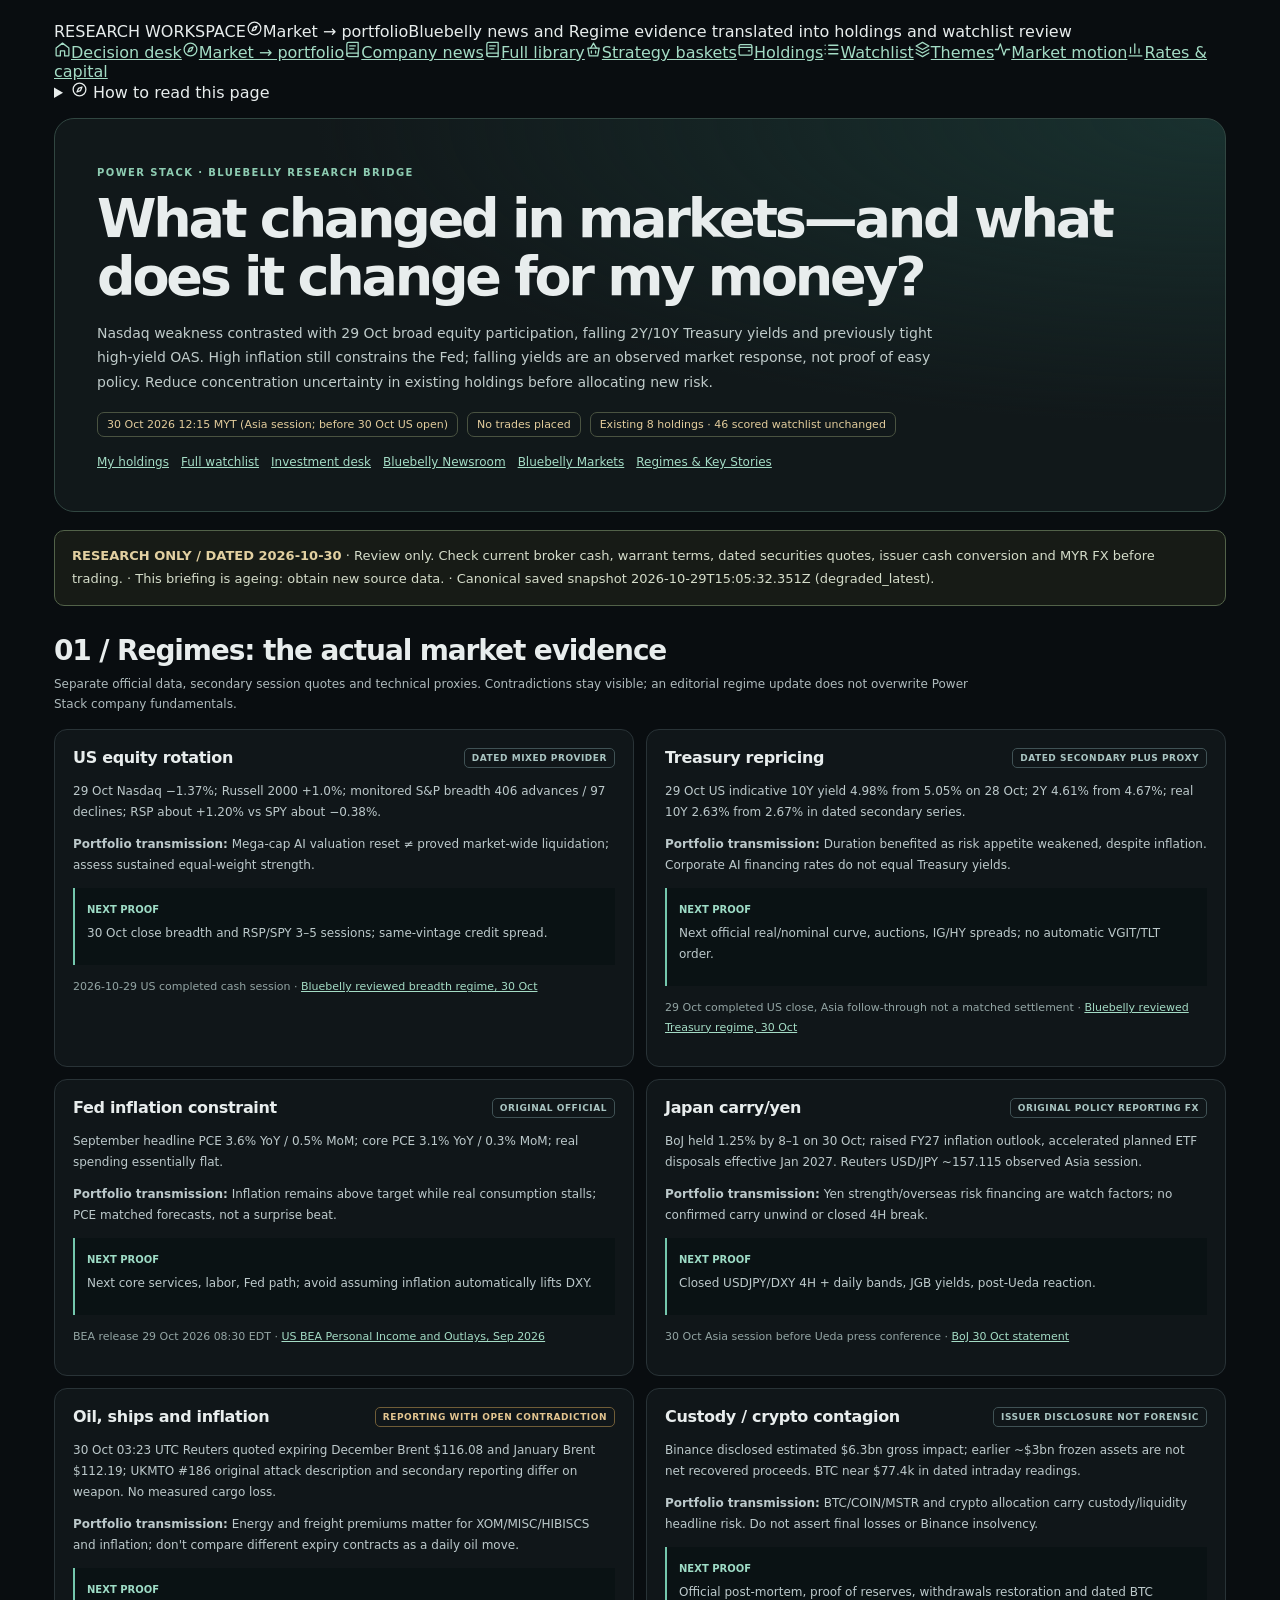
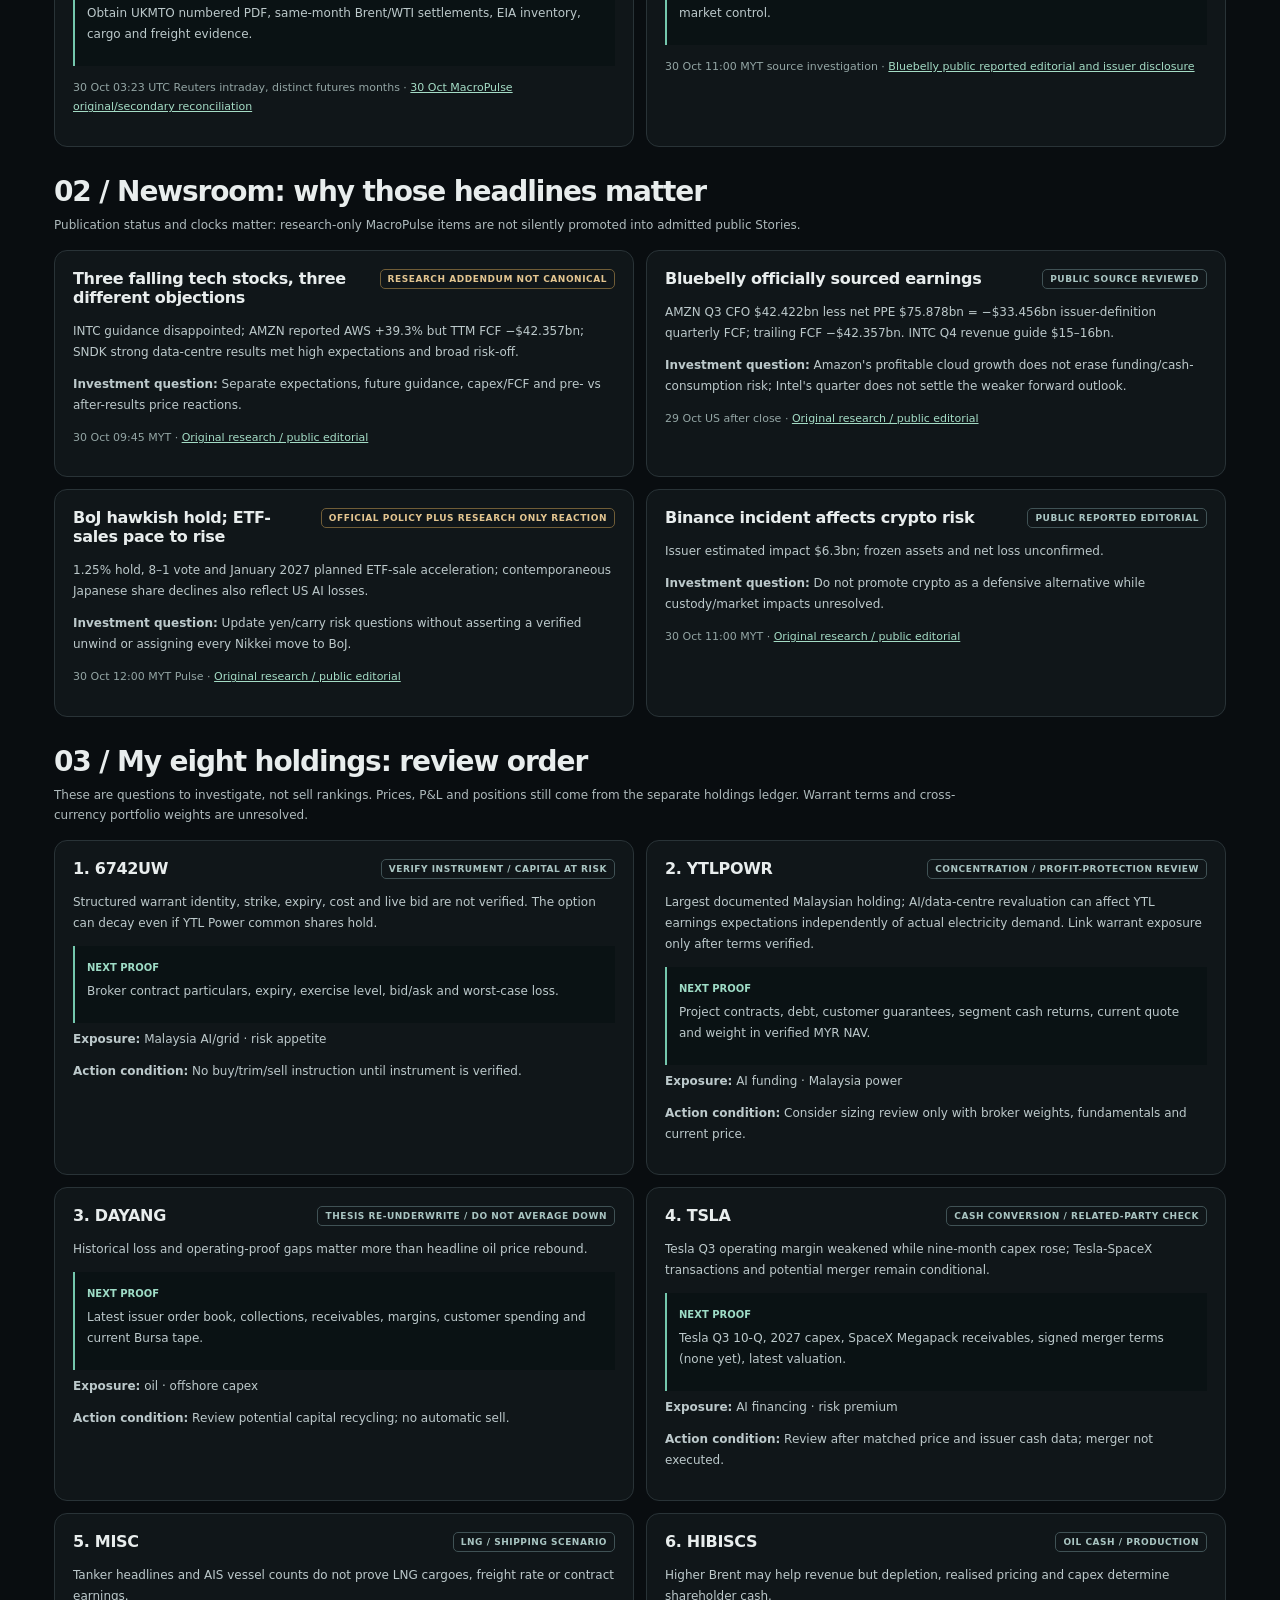
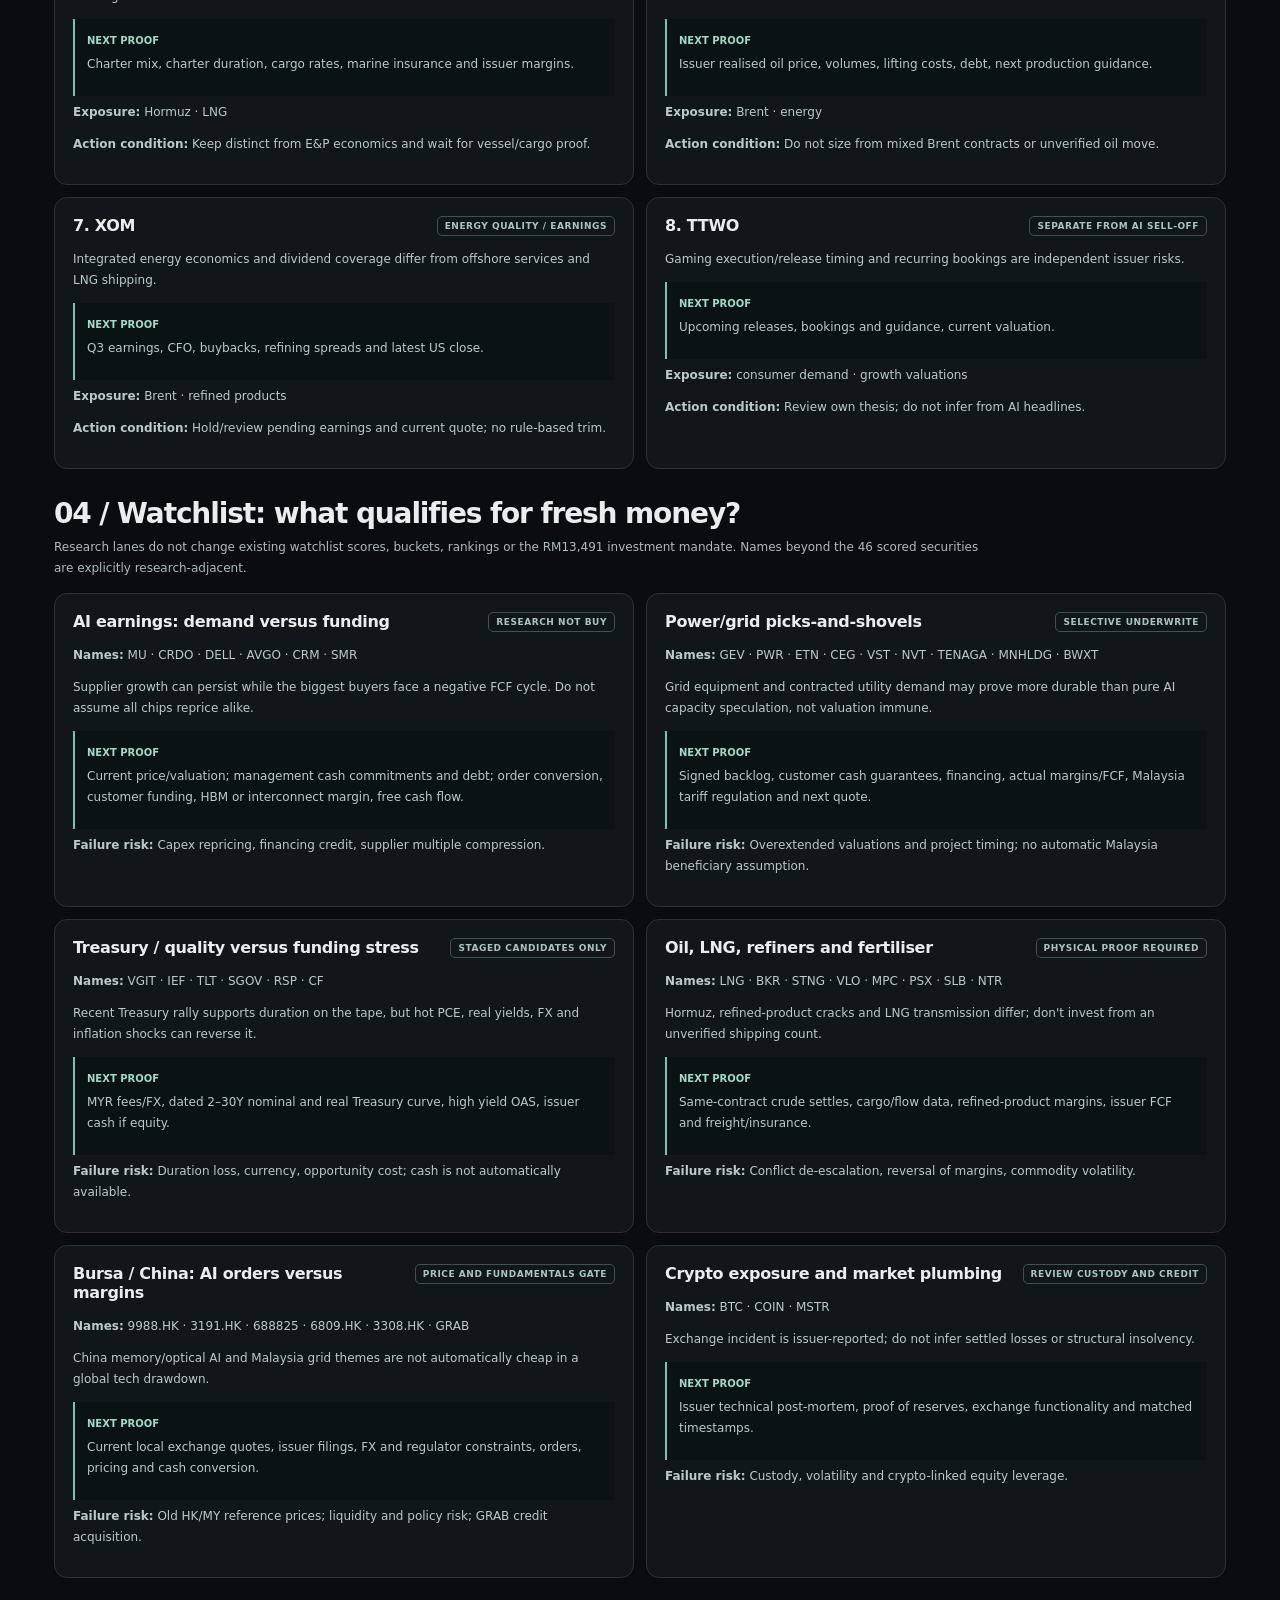
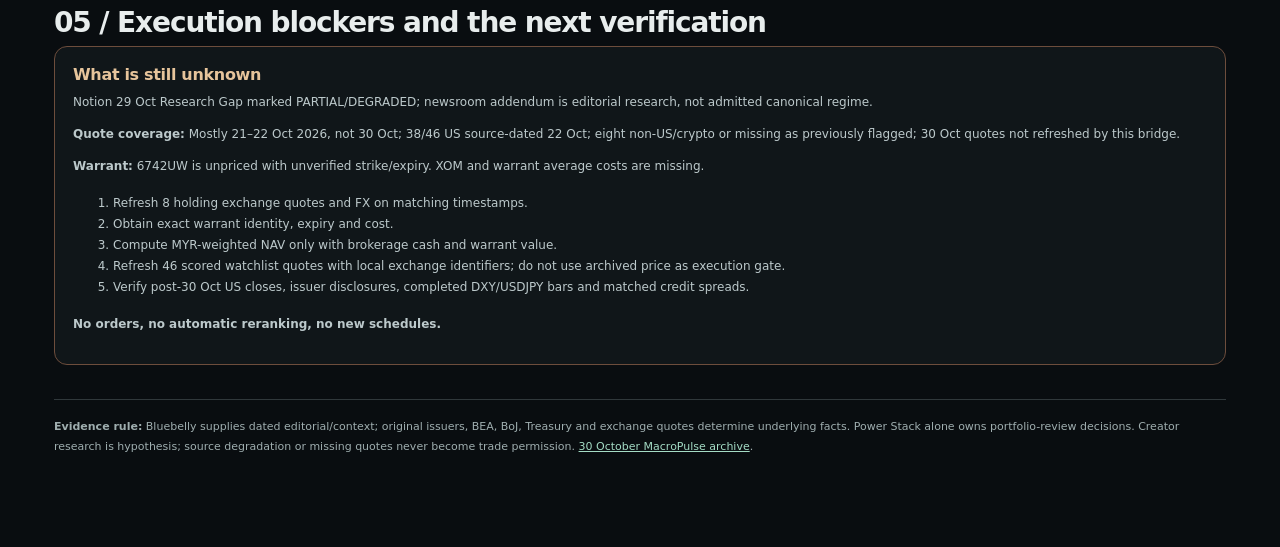
<file: market-to-portfolio.html>
<!doctype html>
<html lang="en">
<head>
<meta charset="utf-8"><meta name="viewport" content="width=device-width,initial-scale=1">
<title>Market → Portfolio · Power Stack</title>
<meta name="description" content="Bluebelly news and Regime evidence mapped to Power Stack holdings, watchlist and investment proof gates.">
<link rel="stylesheet" href="styles.css">
<style>
:root{color-scheme:dark}
body{background:#090d10;color:#e8eded;font-family:Inter,system-ui,Arial,sans-serif;margin:0}
a{color:#a4dcc5}a:focus-visible,button:focus-visible{outline:2px solid #a4dcc5;outline-offset:3px}
.market-bridge{max-width:1220px;margin:auto;padding:20px 24px 90px}
.bridge-hero{background:radial-gradient(ellipse at top right,#19312f 0,transparent 55%),#11181a;border:1px solid #314641;border-radius:20px;padding:clamp(22px,4vw,42px);margin:16px 0 18px}
.bridge-kicker{font-size:10px;font-weight:800;text-transform:uppercase;letter-spacing:.14em;color:#8eccb2}
.bridge-hero h1{font-size:clamp(28px,4.6vw,54px);letter-spacing:-.06em;line-height:1.08;margin:10px 0 14px}
.bridge-hero p{font-size:14px;line-height:1.75;color:#bfcbca;max-width:850px}
.bridge-meta{display:flex;flex-wrap:wrap;align-items:center;gap:9px;margin:18px 0 0}
.bridge-chip{border:1px solid #4a5341;color:#e2cc9c;border-radius:7px;padding:5px 9px;font-size:11px}
.bridge-links{display:flex;flex-wrap:wrap;gap:12px;margin-top:18px;font-size:12px}
.bridge-section{margin:28px 0 0}
.bridge-section h2{font-size:clamp(20px,2.6vw,28px);letter-spacing:-.04em;margin:0 0 7px}
.bridge-section>p{font-size:12px;color:#aebabc;line-height:1.7;max-width:930px;margin:0 0 15px}
.bridge-grid{display:grid;grid-template-columns:repeat(2,minmax(0,1fr));gap:12px}
.bridge-panel{background:#101619;border:1px solid #293337;border-radius:13px;padding:18px;min-width:0}
.bridge-panel h3{font-size:16px;margin:0 0 8px;letter-spacing:-.02em}
.bridge-panel p,.bridge-panel li{font-size:12px;line-height:1.75;color:#bcc9cb}
.bridge-panel p{margin:6px 0 11px}
.bridge-panel .bridge-source{font-size:11px;color:#93a5a4;margin-top:12px}
.bridge-panel .bridge-source a{overflow-wrap:anywhere}
.bridge-panel .bridge-test{background:#0a1214;border-left:2px solid #74c7ad;padding:10px 12px;margin-top:12px}
.bridge-panel .bridge-test b{font-size:10px;color:#9edcc6;text-transform:uppercase}
.bridge-tag{display:inline-block;border:1px solid #405255;padding:4px 7px;border-radius:5px;font-size:9px;text-transform:uppercase;font-weight:800;letter-spacing:.06em;color:#a9c5c2;max-width:100%;overflow-wrap:anywhere}
.bridge-tag.warn{color:#e3c590;border-color:#705d37}
.bridge-tag.risk{color:#e4a7a3;border-color:#754545}
.bridge-tag.good{color:#9cdbba;border-color:#356c55}
.bridge-row{display:flex;justify-content:space-between;align-items:flex-start;gap:14px;flex-wrap:wrap}
.bridge-row h3{flex:1}
.bridge-summary{border:1px solid #526249;background:#171b16;border-radius:10px;padding:14px 17px;color:#d5ddca;font-size:13px;line-height:1.75}
.bridge-summary strong{color:#e2d0a1}
.bridge-issue{border-color:#6d4d3c}
.bridge-issue h3{color:#e6c49b}
.bridge-stack{display:grid;gap:10px}
.bridge-small{font-size:11px;color:#9cadb0}
.bridge-qlinks{display:flex;gap:8px;flex-wrap:wrap}
.bridge-qlinks a{border:1px solid #34504b;padding:8px 10px;border-radius:8px;text-decoration:none;font-size:11px}
.bridge-qlinks a:hover{background:#142b26}
.bridge-footer{border-top:1px solid #30383b;margin-top:34px;padding-top:17px;color:#9faeaf;font-size:11px;line-height:1.8}
.bridge-error{border:1px solid #805742;background:#241d19;border-radius:12px;padding:18px;color:#f1d4af}
@media(max-width:770px){.market-bridge{padding:14px 14px 65px}.bridge-grid{grid-template-columns:1fr}.bridge-hero{padding:22px 18px}.bridge-section{margin-top:22px}}
</style>
</head>
<body>
<main class="market-bridge main-content">
<section class="bridge-hero" aria-labelledby="bridge-title">
  <span class="bridge-kicker">POWER STACK · BLUEBELLY RESEARCH BRIDGE</span>
  <h1 id="bridge-title">What changed in markets—and what does it change for my money?</h1>
  <p id="bridge-lead">An evidence-led translation of Bluebelly news, Market and Regime developments into holding and watchlist review questions. Not a live-price feed or automatic investment order.</p>
  <div class="bridge-meta"><span id="bridge-dated" class="bridge-chip">30 October 2026 · source-dated review</span><span class="bridge-chip">No trades placed</span><span class="bridge-chip">Existing 8 holdings · 46 scored watchlist unchanged</span></div>
  <nav class="bridge-links" aria-label="Source and portfolio views">
    <a href="holdings.html">My holdings</a><a href="watchlist.html">Full watchlist</a><a href="index.html">Investment desk</a>
    <a href="https://bluebelly-desk.vercel.app/newsroom" target="_blank" rel="noopener noreferrer">Bluebelly Newsroom</a><a href="https://bluebelly-desk.vercel.app/markets" target="_blank" rel="noopener noreferrer">Bluebelly Markets</a><a href="https://bluebelly-desk.vercel.app/key-stories" target="_blank" rel="noopener noreferrer">Regimes &amp; Key Stories</a>
  </nav>
</section>
<p id="bridge-health" class="bridge-summary">Reading source-dated bridge…</p>
<section class="bridge-section" aria-labelledby="bridge-macro-title"><h2 id="bridge-macro-title">01 / Regimes: the actual market evidence</h2><p>Separate official data, secondary session quotes and technical proxies. Contradictions stay visible; an editorial regime update does not overwrite Power Stack company fundamentals.</p><div id="bridge-macro" class="bridge-grid"><p class="bridge-small">Loading…</p></div></section>
<section class="bridge-section" aria-labelledby="bridge-news-title"><h2 id="bridge-news-title">02 / Newsroom: why those headlines matter</h2><p>Publication status and clocks matter: research-only MacroPulse items are not silently promoted into admitted public Stories.</p><div id="bridge-news" class="bridge-grid"></div></section>
<section class="bridge-section" aria-labelledby="bridge-held-title"><h2 id="bridge-held-title">03 / My eight holdings: review order</h2><p>These are questions to investigate, not sell rankings. Prices, P&amp;L and positions still come from the separate holdings ledger. Warrant terms and cross-currency portfolio weights are unresolved.</p><div id="bridge-held" class="bridge-grid"></div></section>
<section class="bridge-section" aria-labelledby="bridge-watch-title"><h2 id="bridge-watch-title">04 / Watchlist: what qualifies for fresh money?</h2><p>Research lanes do not change existing watchlist scores, buckets, rankings or the RM13,491 investment mandate. Names beyond the 46 scored securities are explicitly research-adjacent.</p><div id="bridge-watch" class="bridge-grid"></div></section>
<section class="bridge-section" aria-labelledby="bridge-next-title"><h2 id="bridge-next-title">05 / Execution blockers and the next verification</h2><div id="bridge-blockers" class="bridge-panel bridge-issue"></div></section>
<footer class="bridge-footer"><strong>Evidence rule:</strong> Bluebelly supplies dated editorial/context; original issuers, BEA, BoJ, Treasury and exchange quotes determine underlying facts. Power Stack alone owns portfolio-review decisions. Creator research is hypothesis; source degradation or missing quotes never become trade permission. <a href="https://app.notion.com/p/408519b67a9481999367c3f5f9f51928" target="_blank" rel="noopener noreferrer">30 October MacroPulse archive</a>.</footer>
</main>
<script>
(()=>{
'use strict';
const ROOT='data/bluebelly-portfolio-bridge-2026-10-30.json';
const get=id=>document.getElementById(id);
const safe=v=>String(v??'').replace(/[&<>"']/g,c=>({'&':'&amp;','<':'&lt;','>':'&gt;','"':'&quot;',"'":'&#39;'}[c]));
const link=(url,label)=>{try{const x=new URL(url,location.href);if(x.protocol!=='https:'&&x.origin!==location.origin)return '';return '<a href="'+safe(x.href)+'" target="_blank" rel="noopener noreferrer">'+safe(label)+'</a>'}catch{return ''}};
const tag=(value)=>'<span class="bridge-tag'+(/UNVERIFIED|INCOMPLETE|OPEN_CONTRADICTION|PARTIAL|RESEARCH_ONLY|NOT_CANONICAL/.test(value)?' warn':'')+'">'+safe(value.replaceAll('_',' '))+'</span>';
const test=what=>'<div class="bridge-test"><b>Next proof</b><p>'+safe(what)+'</p></div>';
const card=(title,top,content)=>'<article class="bridge-panel"><div class="bridge-row"><h3>'+safe(title)+'</h3>'+top+'</div>'+content+'</article>';
function render(d){
if(d.contractVersion!=='power-stack-bluebelly-portfolio-bridge/1'||d.reviewDate!=='2026-10-30'||!Array.isArray(d.holdings)||d.holdings.length!==8)throw Error('Bridge schema mismatch');
get('bridge-lead').textContent=d.verdict.summary;
get('bridge-dated').textContent=d.reviewCutoff;
const review=Date.parse(d.reviewDate+'T23:59:59+08:00'),ageDays=(Date.now()-review)/86400000;
get('bridge-health').innerHTML='<strong>RESEARCH ONLY / DATED '+safe(d.reviewDate)+'</strong> · '+safe(d.verdict.condition)+(ageDays>2?' · This briefing is ageing: obtain new source data.':'')+
 ' · Canonical saved snapshot '+safe(d.sourceAuthority.powerStackSnapshot.asOf)+' ('+safe(d.sourceAuthority.powerStackSnapshot.status)+').';
get('bridge-macro').innerHTML=d.marketObservations.map(x=>card(x.label,tag(x.confidence),'<p>'+safe(x.observation)+'</p><p><strong>Portfolio transmission:</strong> '+safe(x.implication)+'</p>'+test(x.test)+'<p class="bridge-source">'+safe(x.asOf)+' · '+link(x.source.url,x.source.label)+'</p>')).join('');
get('bridge-news').innerHTML=d.newsroom.map(x=>card(x.title,tag(x.status),'<p>'+safe(x.evidence)+'</p><p><strong>Investment question:</strong> '+safe(x.investorMeaning)+'</p><p class="bridge-source">'+safe(x.asOf)+' · '+link(x.sourceUrl,'Original research / public editorial')+'</p>')).join('');
get('bridge-held').innerHTML=[...d.holdings].sort((a,b)=>a.priority-b.priority).map(x=>card(x.priority+'. '+x.ticker,tag(x.review),'<p>'+safe(x.why)+'</p>'+test(x.test)+'<p class="bridge-small"><strong>Exposure:</strong> '+safe(x.affectedBy.join(' · '))+'</p><p><strong>Action condition:</strong> '+safe(x.actionGate)+'</p>')).join('');
get('bridge-watch').innerHTML=d.watchlistLanes.map(x=>card(x.title,tag(x.signal),'<p><strong>Names:</strong> '+safe(x.tickers.join(' · '))+'</p><p>'+safe(x.thesis)+'</p>'+test(x.required)+'<p class="bridge-small"><strong>Failure risk:</strong> '+safe(x.risk)+'</p>')).join('');
get('bridge-blockers').innerHTML='<h3>What is still unknown</h3><p>'+safe(d.dataQuality.sourceHealth)+'</p><p><strong>Quote coverage:</strong> '+safe(d.dataQuality.holdingPriceWindow)+'; '+safe(d.dataQuality.watchlistPriceWindow)+'.</p><p><strong>Warrant:</strong> '+safe(d.dataQuality.unverifiedWarrant)+' is unpriced with unverified strike/expiry. XOM and warrant average costs are missing.</p><ol>'+d.dataQuality.nextReconciliation.map(x=>'<li>'+safe(x)+'</li>').join('')+'</ol><p><strong>No orders, no automatic reranking, no new schedules.</strong></p>';
}
fetch(ROOT,{cache:'no-store'}).then(r=>{if(!r.ok)throw Error('HTTP '+r.status);return r.json()}).then(render).catch(()=>{get('bridge-health').className='bridge-error';get('bridge-health').textContent='Bridge unavailable or invalid. Do not use archived prices for orders. Open Bluebelly and the holdings ledger directly; no trade signal is established.';for(const id of ['bridge-macro','bridge-news','bridge-held','bridge-watch','bridge-blockers'])get(id).textContent='Source verification unavailable.';});
})();
</script>
<script src="ps-ux.js"></script><script src="ps-market-icons.js"></script>
</body></html>
</file>
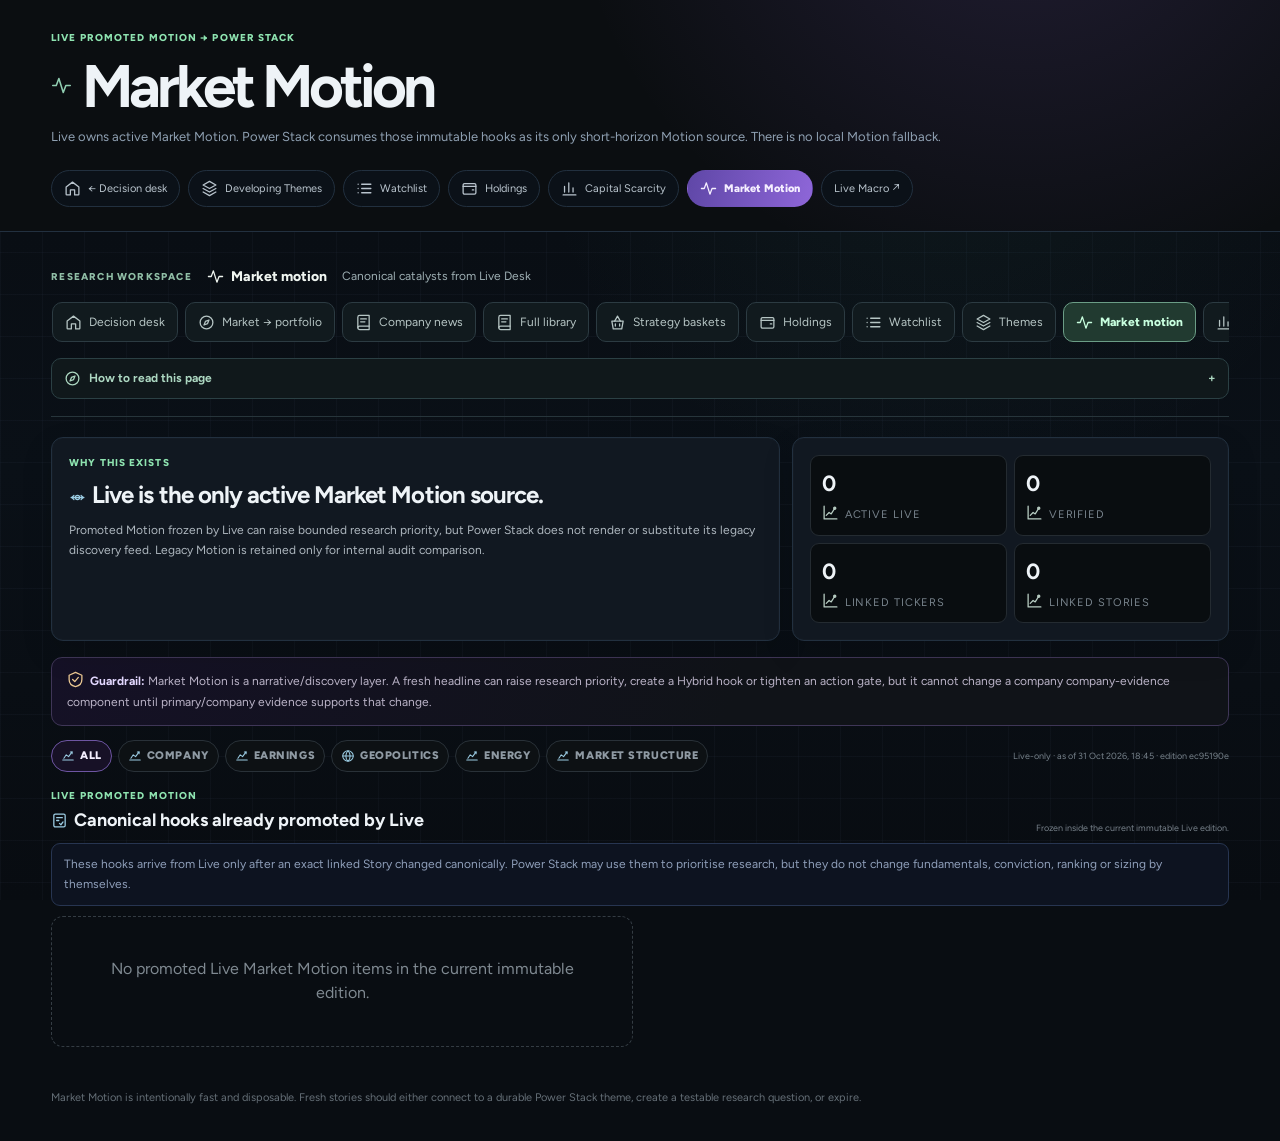
<file: motion.html>
<!doctype html>
<html lang="en">
<head>
  <meta charset="utf-8" />
  <meta name="viewport" content="width=device-width, initial-scale=1" />
  <meta name="description" content="Power Stack Market Motion — fresh stock-specific, sector and geopolitical hooks linked back to the portfolio's larger themes." />
  <title>Market Motion · Power Stack</title>
  <link rel="preconnect" href="https://fonts.googleapis.com" />
  <link rel="preconnect" href="https://fonts.gstatic.com" crossorigin />
  <link href="https://fonts.googleapis.com/css2?family=Inter:wght@400;500;600;700;800;900&display=swap" rel="stylesheet" />
  <link rel="stylesheet" href="styles.css" />
  <style>
    .motion-shell{max-width:1480px;margin:0 auto}
    .motion-top{padding:30px clamp(18px,4vw,58px) 24px;border-bottom:1px solid var(--line);background:radial-gradient(circle at 80% -70%,rgba(142,102,216,.18),transparent 42%),#0b0e11}
    .motion-top-row{display:flex;justify-content:space-between;align-items:flex-end;gap:22px;flex-wrap:wrap}
    .motion-top h1{font-size:clamp(38px,6vw,74px);letter-spacing:-.065em;line-height:.9;margin:8px 0}
    .motion-top p{margin:0;max-width:920px;color:var(--muted);font-size:13px;line-height:1.55}
    .motion-actions{display:flex;gap:8px;flex-wrap:wrap}
    .motion-main{padding:20px clamp(18px,4vw,58px) 42px}
    .motion-hero{display:grid;grid-template-columns:minmax(0,1.25fr) minmax(280px,.75fr);gap:12px;margin-bottom:16px}
    .motion-hero-copy,.motion-stats{padding:17px}
    .motion-hero-copy h2{margin:5px 0 7px;font-size:24px;letter-spacing:-.04em}
    .motion-hero-copy p{margin:0;color:#aeb7bf;font-size:10px;line-height:1.6}
    .motion-stats{display:grid;grid-template-columns:repeat(2,minmax(0,1fr));gap:7px}
    .motion-stat{padding:11px;border:1px solid #242b31;border-radius:9px;background:#090d10}
    .motion-stat b{display:block;font-size:22px;letter-spacing:-.04em}
    .motion-stat span{display:block;margin-top:3px;color:#78838c;font-size:8px;letter-spacing:.08em;text-transform:uppercase}
    .motion-rule{margin:0 0 14px;padding:13px 15px;border:1px solid #3f3657;border-radius:11px;background:linear-gradient(110deg,#151126,#101318 58%);color:#bbb4c8;font-size:10px;line-height:1.55}
    .motion-rule strong{color:#e3d8ff}
    .motion-toolbar{display:flex;justify-content:space-between;gap:12px;align-items:center;margin:0 0 13px;flex-wrap:wrap}
    .filter-row{display:flex;gap:6px;flex-wrap:wrap}
    .filter-row button{border:1px solid #293138;background:#0d1114;color:#8f9aa3;padding:7px 9px;border-radius:999px;font-size:8px;font-weight:850;letter-spacing:.05em;text-transform:uppercase;cursor:pointer}
    .filter-row button.active{border-color:#6d55a2;color:#f5efff;background:#171126}
    .motion-meta{font-size:9px;color:#76818a}
    .motion-section{margin-top:16px}
    .motion-section-head{display:flex;justify-content:space-between;gap:16px;align-items:end;margin-bottom:8px}
    .motion-section-head h2{margin:3px 0 0;font-size:18px}
    .motion-section-head p{margin:0;color:#77818a;font-size:9px}
    .motion-grid{display:grid;grid-template-columns:repeat(2,minmax(0,1fr));gap:10px}
    .motion-card{display:grid;gap:11px;padding:15px;border:1px solid #232a31;border-radius:12px;background:linear-gradient(180deg,#101419,#0b0f12)}
    .motion-card.promoted{border-color:#3f365b;background:linear-gradient(150deg,#131021,#0b1014 68%)}
    .motion-card.live-promoted{border-color:#4c496d;background:linear-gradient(150deg,#11182a,#0b1014 68%)}
    .motion-pill.live{color:#b7c7ff;border-color:#42527f;background:#0e1424}
    .motion-live-note{margin:0 0 10px;padding:10px 12px;border:1px solid #273551;border-radius:9px;background:#0d1320;color:#8f9fba;font-size:9px;line-height:1.5}
    .motion-card-top{display:flex;justify-content:space-between;gap:12px;align-items:flex-start}
    .motion-kicker{display:flex;gap:6px;flex-wrap:wrap}
    .motion-pill{display:inline-flex;padding:4px 7px;border:1px solid #2b343c;border-radius:999px;color:#9aa6ae;font-size:7px;font-weight:850;letter-spacing:.06em;text-transform:uppercase}
    .motion-pill.primary{color:#d8c8ff;border-color:#5c4788;background:#171126}
    .motion-pill.company{color:#9fc4e2;border-color:#30485a;background:#0d151b}
    .motion-pill.geopolitics{color:#efcf83;border-color:#50462c;background:#18150d}
    .motion-pill.earnings{color:#8fe0b0;border-color:#28503a;background:#0d1913}
    .motion-date{font-size:8px;color:#717d86;white-space:nowrap}
    .motion-card h3{margin:0;font-size:18px;letter-spacing:-.03em;line-height:1.25;color:#f0edf7}
    .ticker-row{display:flex;gap:5px;flex-wrap:wrap}
    .ticker-chip{display:inline-flex;padding:4px 6px;border:1px solid #29323a;border-radius:6px;color:#cbd3d8;background:#0d1216;font-size:8px;font-weight:800}
    .motion-copy{display:grid;gap:8px}
    .motion-block{padding-top:8px;border-top:1px solid #1d2328}
    .motion-block:first-child{border-top:0;padding-top:0}
    .motion-block span{display:block;margin-bottom:4px;color:#77818a;font-size:7px;font-weight:850;letter-spacing:.08em;text-transform:uppercase}
    .motion-block p{margin:0;color:#aeb7bf;font-size:10px;line-height:1.55}
    .motion-bridge{color:#d7dde1!important;font-weight:650}
    .motion-footer{display:flex;justify-content:space-between;gap:12px;align-items:end;padding-top:9px;border-top:1px solid #1d2328}
    .motion-footer small{display:block;color:#6f7982;font-size:8px;line-height:1.4}
    .motion-source{color:#c49aff;text-decoration:none;font-size:8px;font-weight:850}
    .motion-source:hover{color:#fff}
    .stale{opacity:.58}
    .hidden-motion{display:none!important}
    .empty-motion{padding:40px;border:1px dashed #343c43;border-radius:12px;text-align:center;color:#7f8991}
    .ghost-link.motion-link{color:#f5efff;background:linear-gradient(100deg,#5f47a7,#8e66d8);border-color:transparent;font-weight:850}
    @media(max-width:900px){.motion-hero,.motion-grid{grid-template-columns:1fr}}
    @media(max-width:650px){.motion-top-row,.motion-section-head,.motion-footer{align-items:flex-start;flex-direction:column}.motion-stats{grid-template-columns:repeat(2,minmax(0,1fr))}}
  </style>
  <link rel="stylesheet" href="ps-ux.css" />
  <link rel="stylesheet" href="ps-market-icons.css" />
</head>
<body>
  <div class="motion-shell">
    <header class="motion-top">
      <div class="motion-top-row">
        <div>
          <div class="eyebrow">LIVE PROMOTED MOTION → POWER STACK</div>
          <h1>Market Motion</h1>
          <p>Live owns active Market Motion. Power Stack consumes those immutable hooks as its only short-horizon Motion source. There is no local Motion fallback.</p>
        </div>
        <div class="motion-actions">
          <a class="ghost-link" href="index.html">← Decision desk</a>
          <a class="ghost-link" href="themes.html">Developing Themes</a>
          <a class="ghost-link" href="watchlist.html">Watchlist</a>
          <a class="ghost-link" href="holdings.html">Holdings</a>
          <a class="ghost-link" href="capital-scarcity.html">Capital Scarcity</a>
          <a class="ghost-link motion-link" href="motion.html">Market Motion</a>
          <a class="ghost-link" href="https://alchemy-live-market-desk.vercel.app/" target="_blank" rel="noopener">Live Macro ↗</a>
        </div>
      </div>
    </header>

    <main class="motion-main">
      <section class="motion-hero">
        <div class="panel motion-hero-copy">
          <div class="eyebrow">WHY THIS EXISTS</div>
          <h2>Live is the only active Market Motion source.</h2>
          <p>Promoted Motion frozen by Live can raise bounded research priority, but Power Stack does not render or substitute its legacy discovery feed. Legacy Motion is retained only for internal audit comparison.</p>
        </div>
        <div id="motionStats" class="panel motion-stats"></div>
      </section>

      <div class="motion-rule"><strong>Guardrail:</strong> Market Motion is a narrative/discovery layer. A fresh headline can raise research priority, create a Hybrid hook or tighten an action gate, but it cannot change a company company-evidence component until primary/company evidence supports that change.</div>

      <div class="motion-toolbar">
        <div class="filter-row" id="motionFilters">
          <button class="active" data-filter="ALL">All</button>
          <button data-filter="COMPANY">Company</button>
          <button data-filter="EARNINGS">Earnings</button>
          <button data-filter="GEOPOLITICS">Geopolitics</button>
          <button data-filter="ENERGY">Energy</button>
          <button data-filter="MARKET_STRUCTURE">Market structure</button>
        </div>
        <div id="motionAsOf" class="motion-meta">Loading motion feed…</div>
      </div>

      <section id="liveMotionSection" class="motion-section" hidden>
        <div class="motion-section-head">
          <div><div class="eyebrow">LIVE PROMOTED MOTION</div><h2>Canonical hooks already promoted by Live</h2></div>
          <p>Frozen inside the current immutable Live edition.</p>
        </div>
        <div class="motion-live-note">These hooks arrive from Live only after an exact linked Story changed canonically. Power Stack may use them to prioritise research, but they do not change fundamentals, conviction, ranking or sizing by themselves.</div>
        <div id="liveMotionGrid" class="motion-grid"></div>
      </section>

    </main>

    <footer class="footer">Market Motion is intentionally fast and disposable. Fresh stories should either connect to a durable Power Stack theme, create a testable research question, or expire.</footer>
  </div>

  <script>
    const state = { filter: 'ALL', live: null };

    const prettyDate = value => {
      if (!value) return '—';
      const parsed = new Date(value);
      if (!Number.isFinite(parsed.getTime())) return value;
      return new Intl.DateTimeFormat('en-GB',{day:'numeric',month:'short',year:'numeric',hour:'2-digit',minute:'2-digit'}).format(parsed);
    };

    const categoryClass = category => {
      const key = String(category || '').toLowerCase();
      return ['company','geopolitics','earnings'].includes(key) ? key : '';
    };


    const escapeHtml = value => String(value ?? '')
      .replaceAll('&','&amp;')
      .replaceAll('<','&lt;')
      .replaceAll('>','&gt;')
      .replaceAll('"','&quot;')
      .replaceAll("'","&#039;");

    function renderLiveCard(item) {
      const matches = state.filter === 'ALL' || item.category === state.filter;
      const tickerHtml = (item.tickers || []).map(t=>`<span class="ticker-chip">${escapeHtml(t)}</span>`).join('');
      const storyHref = item.storySlug
        ? 'https://alchemy-live-market-desk.vercel.app/stories/' + encodeURIComponent(item.storySlug)
        : 'https://alchemy-live-market-desk.vercel.app/';
      return `
        <article class="motion-card live-promoted ${matches ? '' : 'hidden-motion'}" data-category="${escapeHtml(item.category)}">
          <div class="motion-card-top">
            <div class="motion-kicker">
              <span class="motion-pill live">LIVE PROMOTED</span>
              <span class="motion-pill ${categoryClass(item.category)}">${escapeHtml(String(item.category || 'OTHER').replaceAll('_',' '))}</span>
              <span class="motion-pill">${escapeHtml(item.verificationState || 'UNRESOLVED')}</span>
            </div>
            <span class="motion-date">${escapeHtml(prettyDate(item.occurredAt))}</span>
          </div>
          <div>
            <h3>${escapeHtml(item.headline)}</h3>
            <div class="ticker-row">${tickerHtml}</div>
          </div>
          <div class="motion-copy">
            <div class="motion-block"><span>What happened</span><p>${escapeHtml(item.whatHappened)}</p></div>
            <div class="motion-block"><span>Why it is interesting</span><p>${escapeHtml(item.whyInteresting)}</p></div>
            <div class="motion-block"><span>Big-picture bridge</span><p class="motion-bridge">${escapeHtml(item.bigPictureBridge)}</p></div>
            <div class="motion-block"><span>Next test</span><p>${escapeHtml(item.nextTest || 'No additional test persisted.')}</p></div>
          </div>
          <div class="motion-footer">
            <small>${escapeHtml(item.storyTitle || 'Canonical Story')} · ${escapeHtml(item.regimeLabel || 'No Regime label')}</small>
            <span>
              <a class="motion-source" href="${storyHref}" target="_blank" rel="noopener">Live Story ↗</a>
              ${item.sourceUrl ? ` · <a class="motion-source" href="${escapeHtml(item.sourceUrl)}" target="_blank" rel="noopener">${escapeHtml(item.sourceName || 'Source')} ↗</a>` : ''}
            </span>
          </div>
        </article>
      `;
    }

    function render() {
      const liveItems = state.live?.marketMotion?.items || [];
      const liveEdition = state.live?.marketMotion?.editionId || null;
      const asOf = state.live?.marketMotion?.generatedAt || state.live?.generatedAt || state.live?.asOf || null;
      const verified = liveItems.filter(item => String(item.verificationState || '').toUpperCase() === 'VERIFIED').length;
      const tickerCount = new Set(liveItems.flatMap(item => item.tickers || [])).size;
      const storyCount = new Set(liveItems.map(item => item.storySlug || item.storyTitle || '').filter(Boolean)).size;

      document.getElementById('motionAsOf').textContent =
        'Live-only' +
        (asOf ? ' · as of ' + prettyDate(asOf) : '') +
        (liveEdition ? ' · edition ' + liveEdition.slice(0,8) : '');

      const liveSection = document.getElementById('liveMotionSection');
      liveSection.hidden = false;
      document.getElementById('liveMotionGrid').innerHTML =
        liveItems.map(renderLiveCard).join('') ||
        '<div class="empty-motion">No promoted Live Market Motion items in the current immutable edition.</div>';

      document.getElementById('motionStats').innerHTML = [
        ['Active Live', liveItems.length],
        ['Verified', verified],
        ['Linked tickers', tickerCount],
        ['Linked stories', storyCount]
      ].map(([label,value])=>`<div class="motion-stat"><b>${value}</b><span>${label}</span></div>`).join('');
    }

    document.getElementById('motionFilters').addEventListener('click', event => {
      const button = event.target.closest('button[data-filter]');
      if (!button) return;
      state.filter = button.dataset.filter;
      document.querySelectorAll('#motionFilters button').forEach(x=>x.classList.toggle('active',x===button));
      render();
    });

    fetch('data/live-desk-canonical.json',{cache:'no-store'})
      .then(r=>r.ok?r.json():Promise.reject(new Error('Live Desk HTTP '+r.status)))
      .then(live=>{state.live=live;render();})
      .catch(err=>{
        document.getElementById('motionAsOf').textContent='Live Market Motion unavailable';
        document.getElementById('liveMotionSection').hidden=false;
        document.getElementById('liveMotionGrid').innerHTML='<div class="empty-motion">'+escapeHtml(err.message)+'</div>';
        document.getElementById('motionStats').innerHTML=[
          ['Active Live',0],['Verified',0],['Linked tickers',0],['Linked stories',0]
        ].map(([label,value])=>`<div class="motion-stat"><b>${value}</b><span>${label}</span></div>`).join('');
      });
  </script>
  <script src="ps-ux.js"></script>
  <script src="ps-market-icons.js"></script>
</body>
</html>
</file>
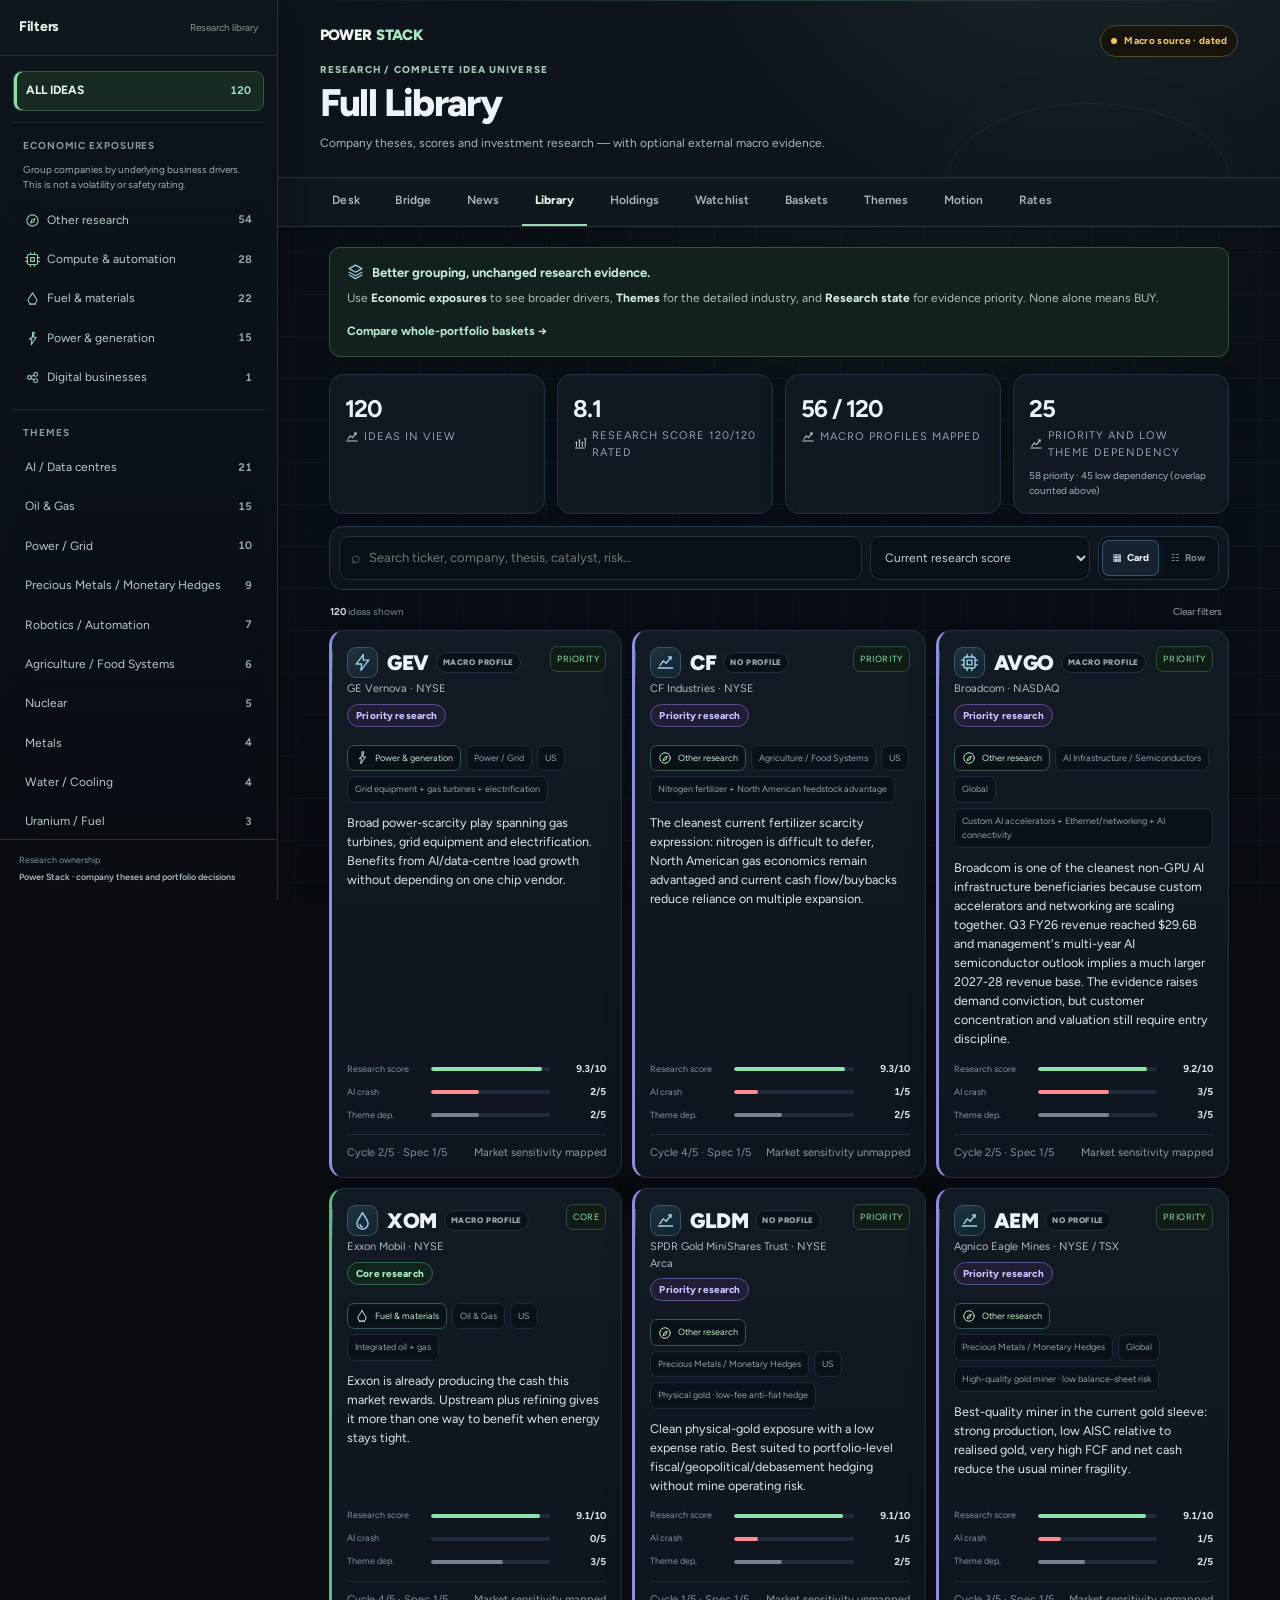
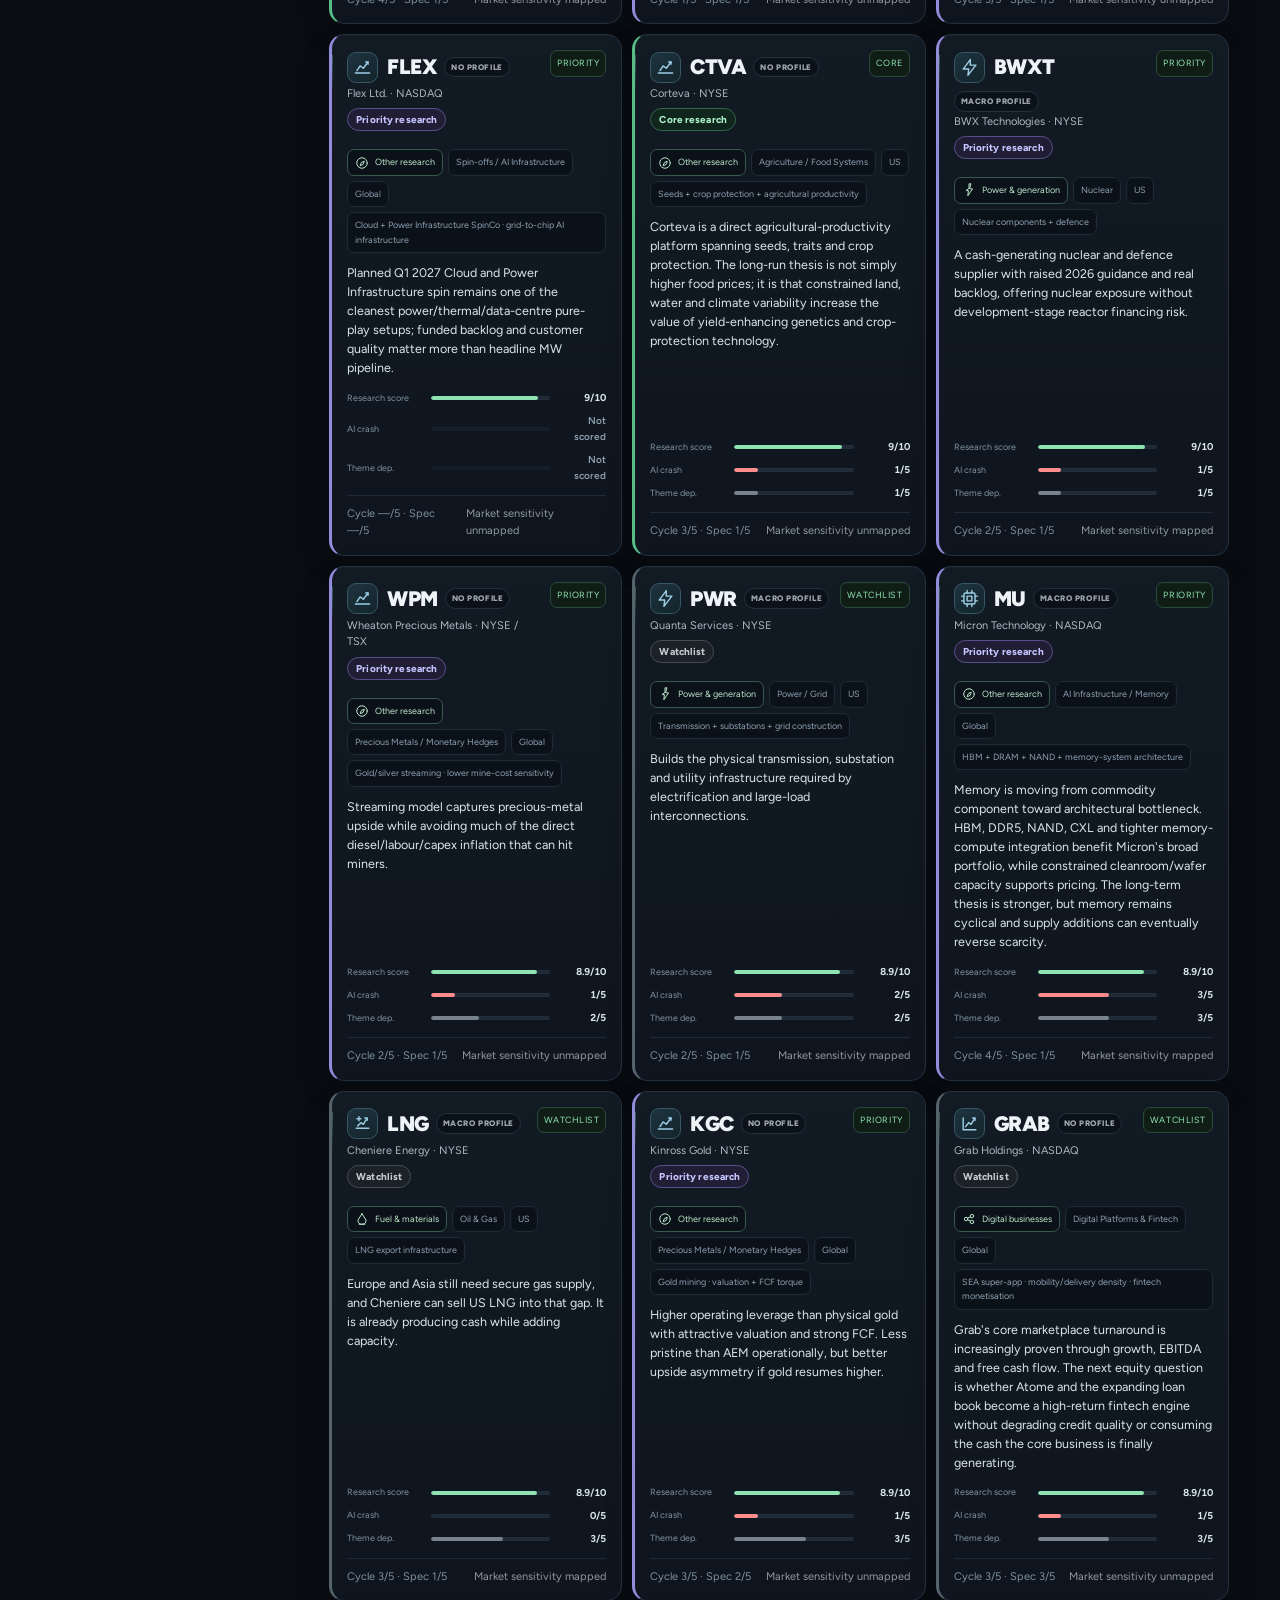
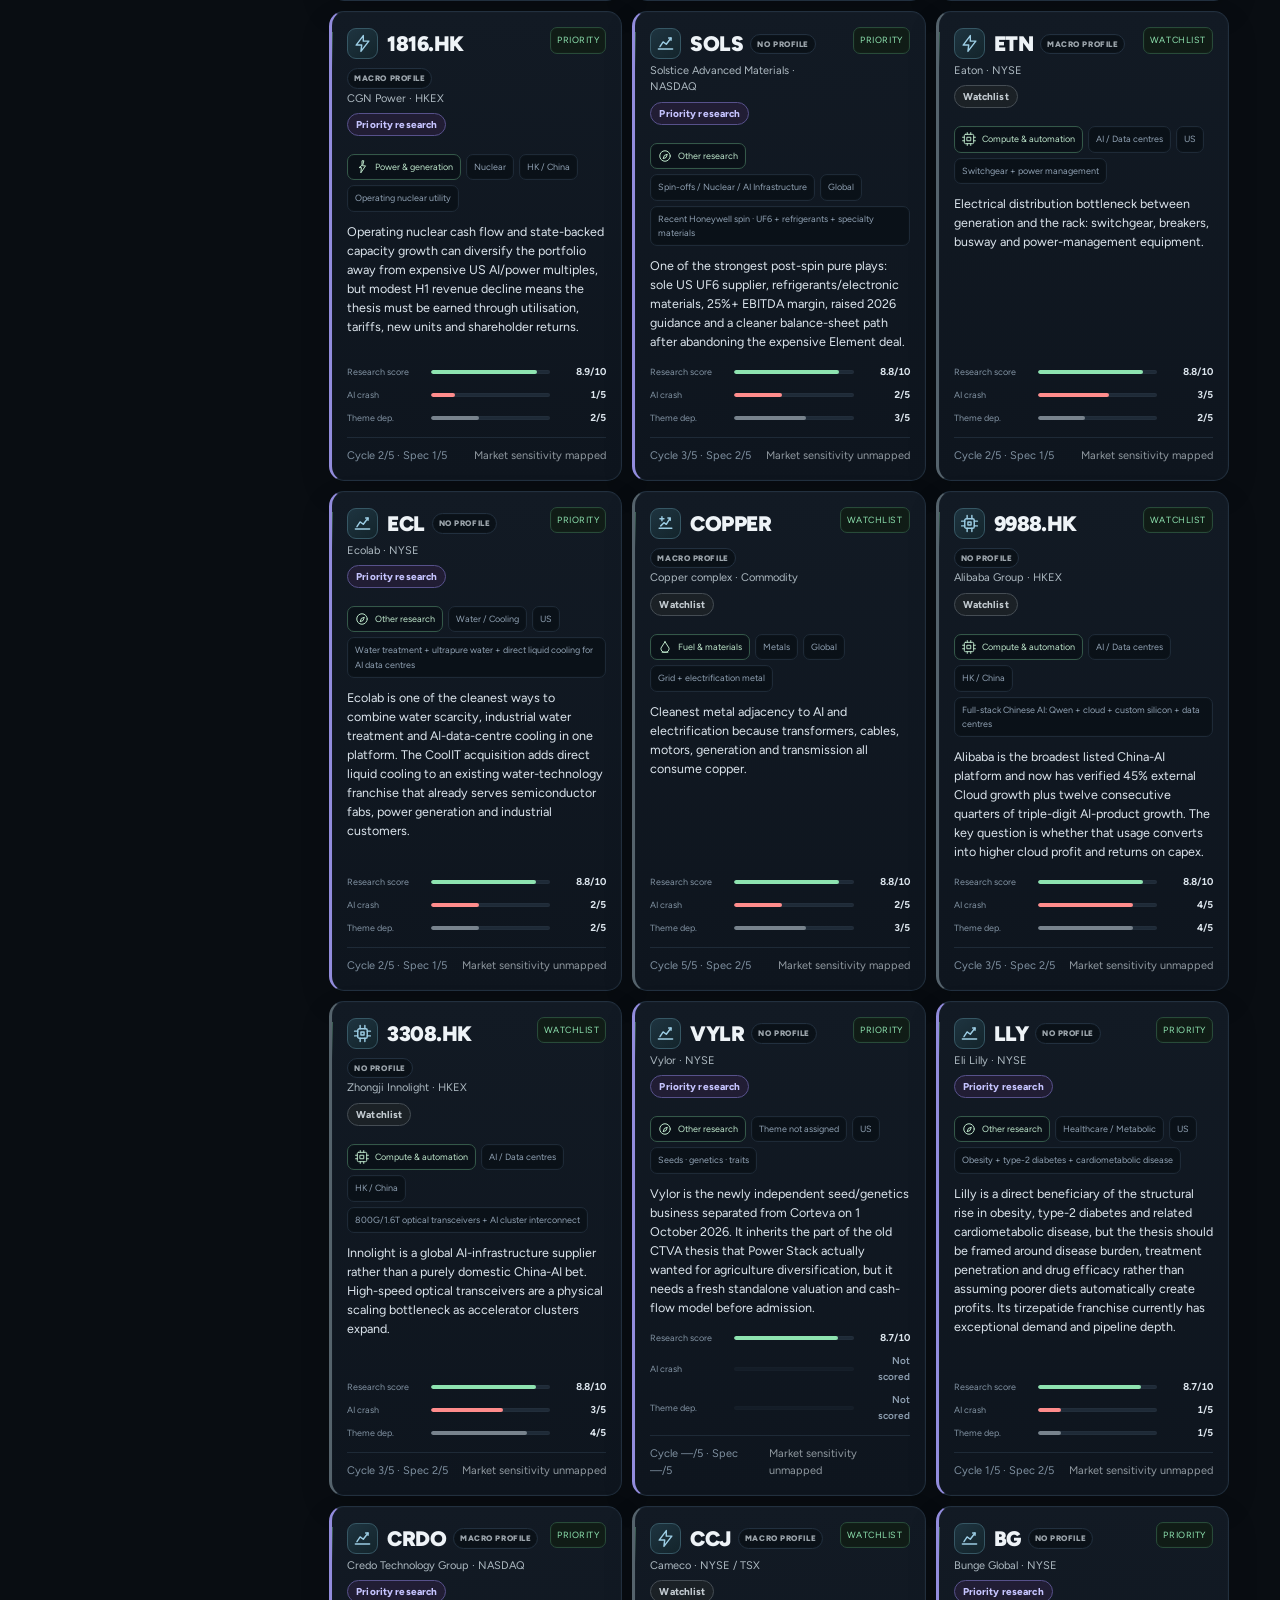
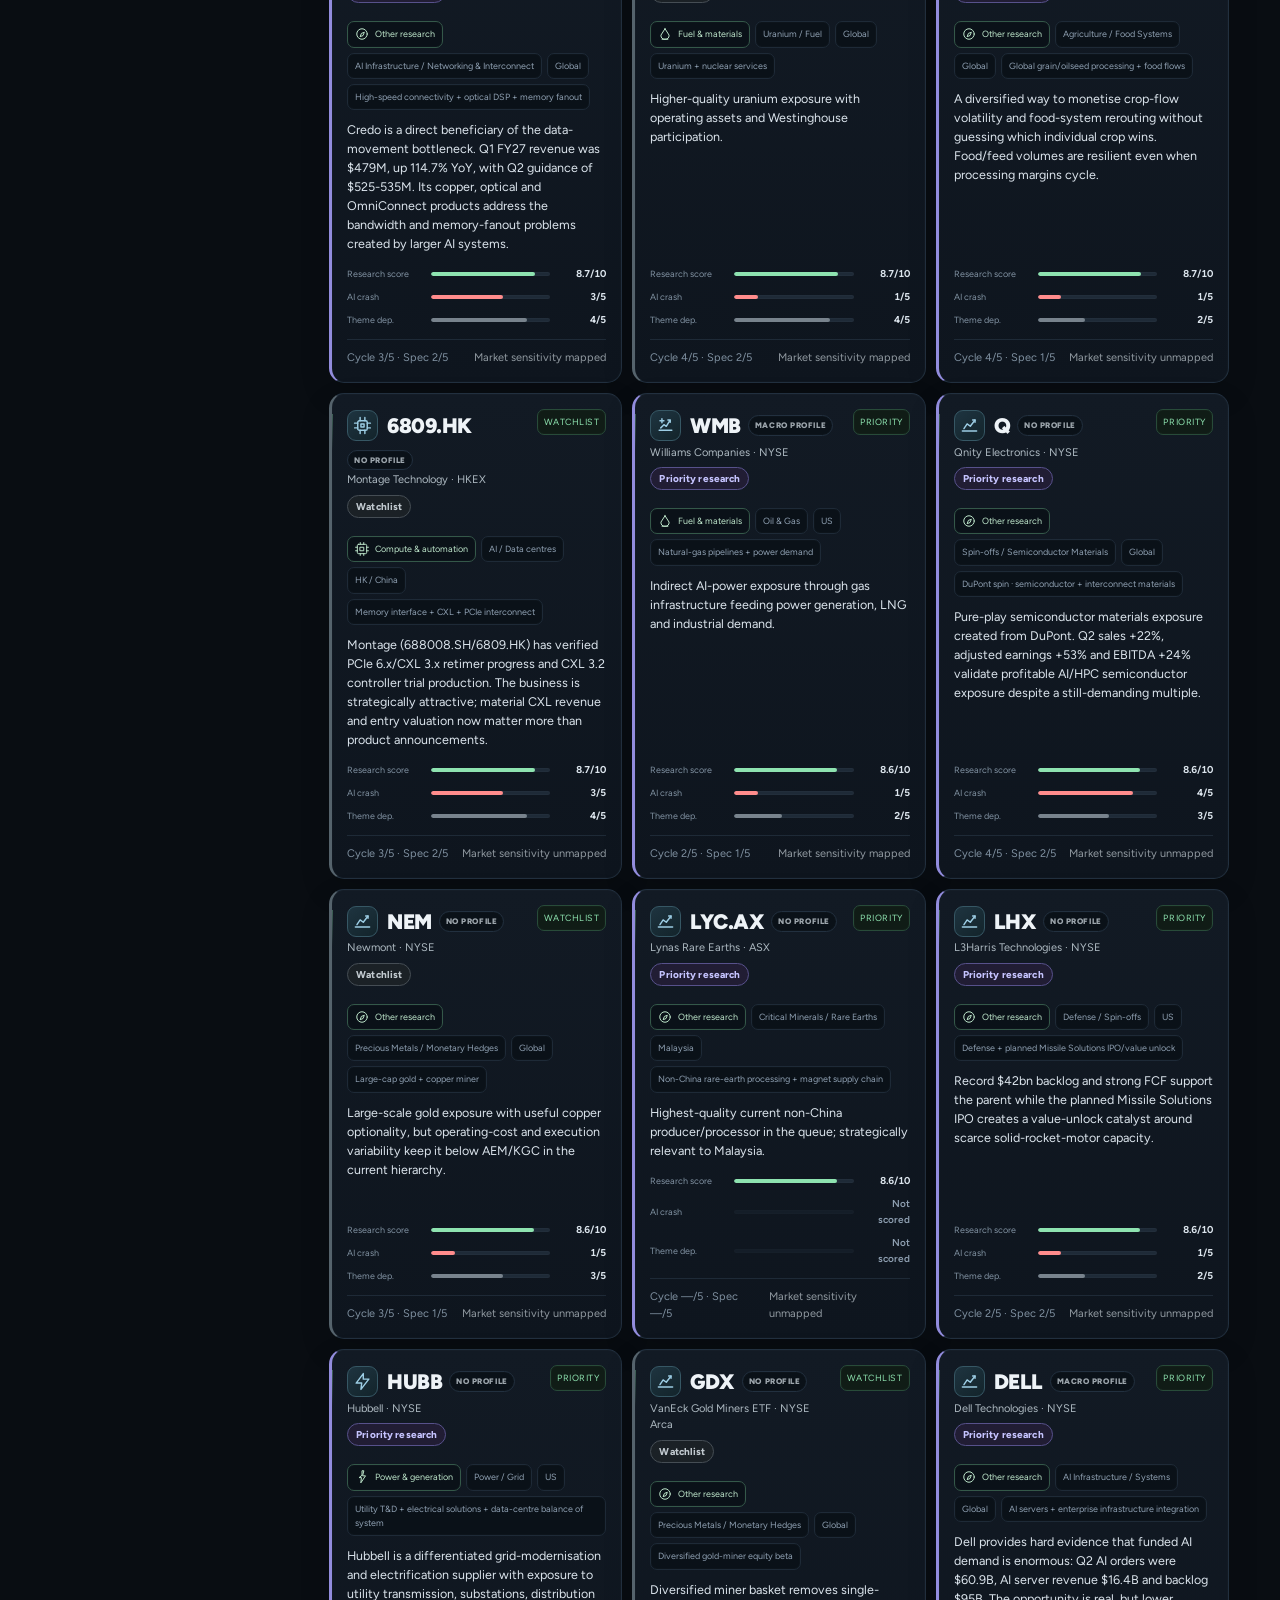
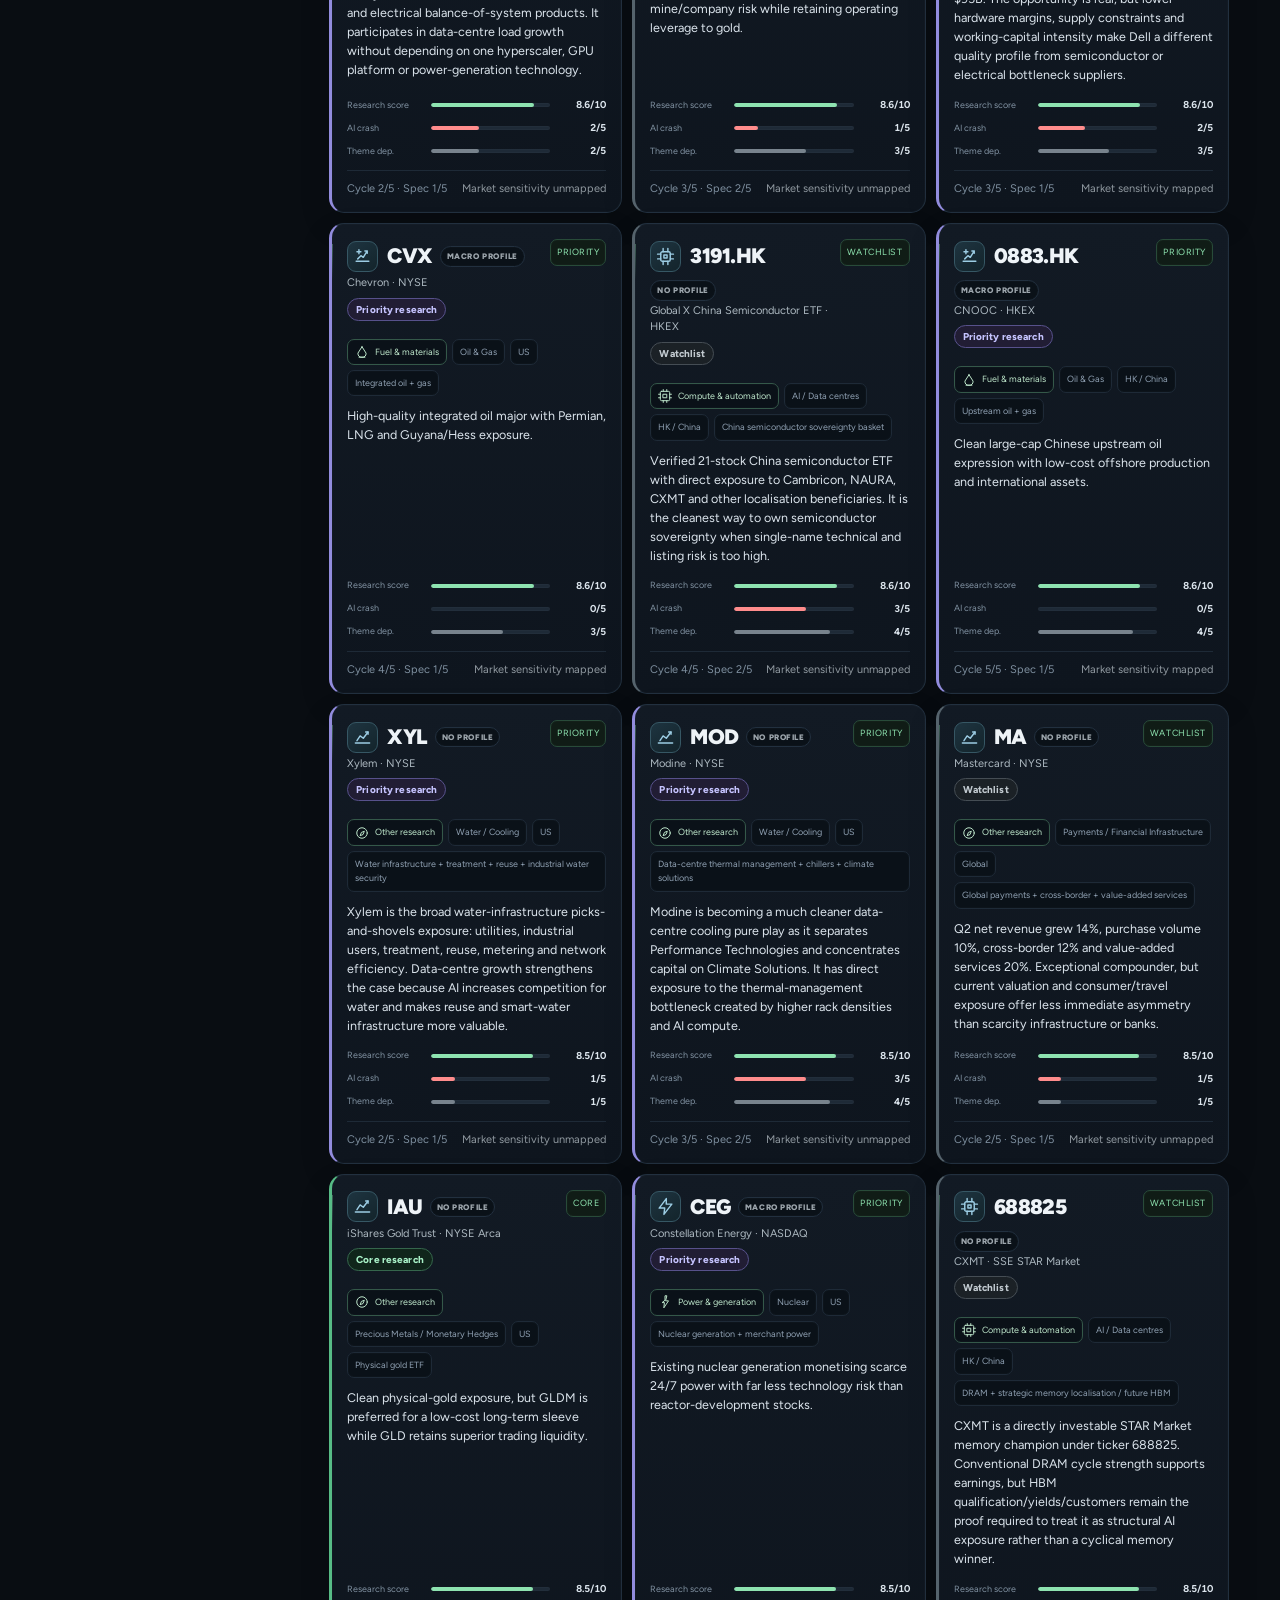
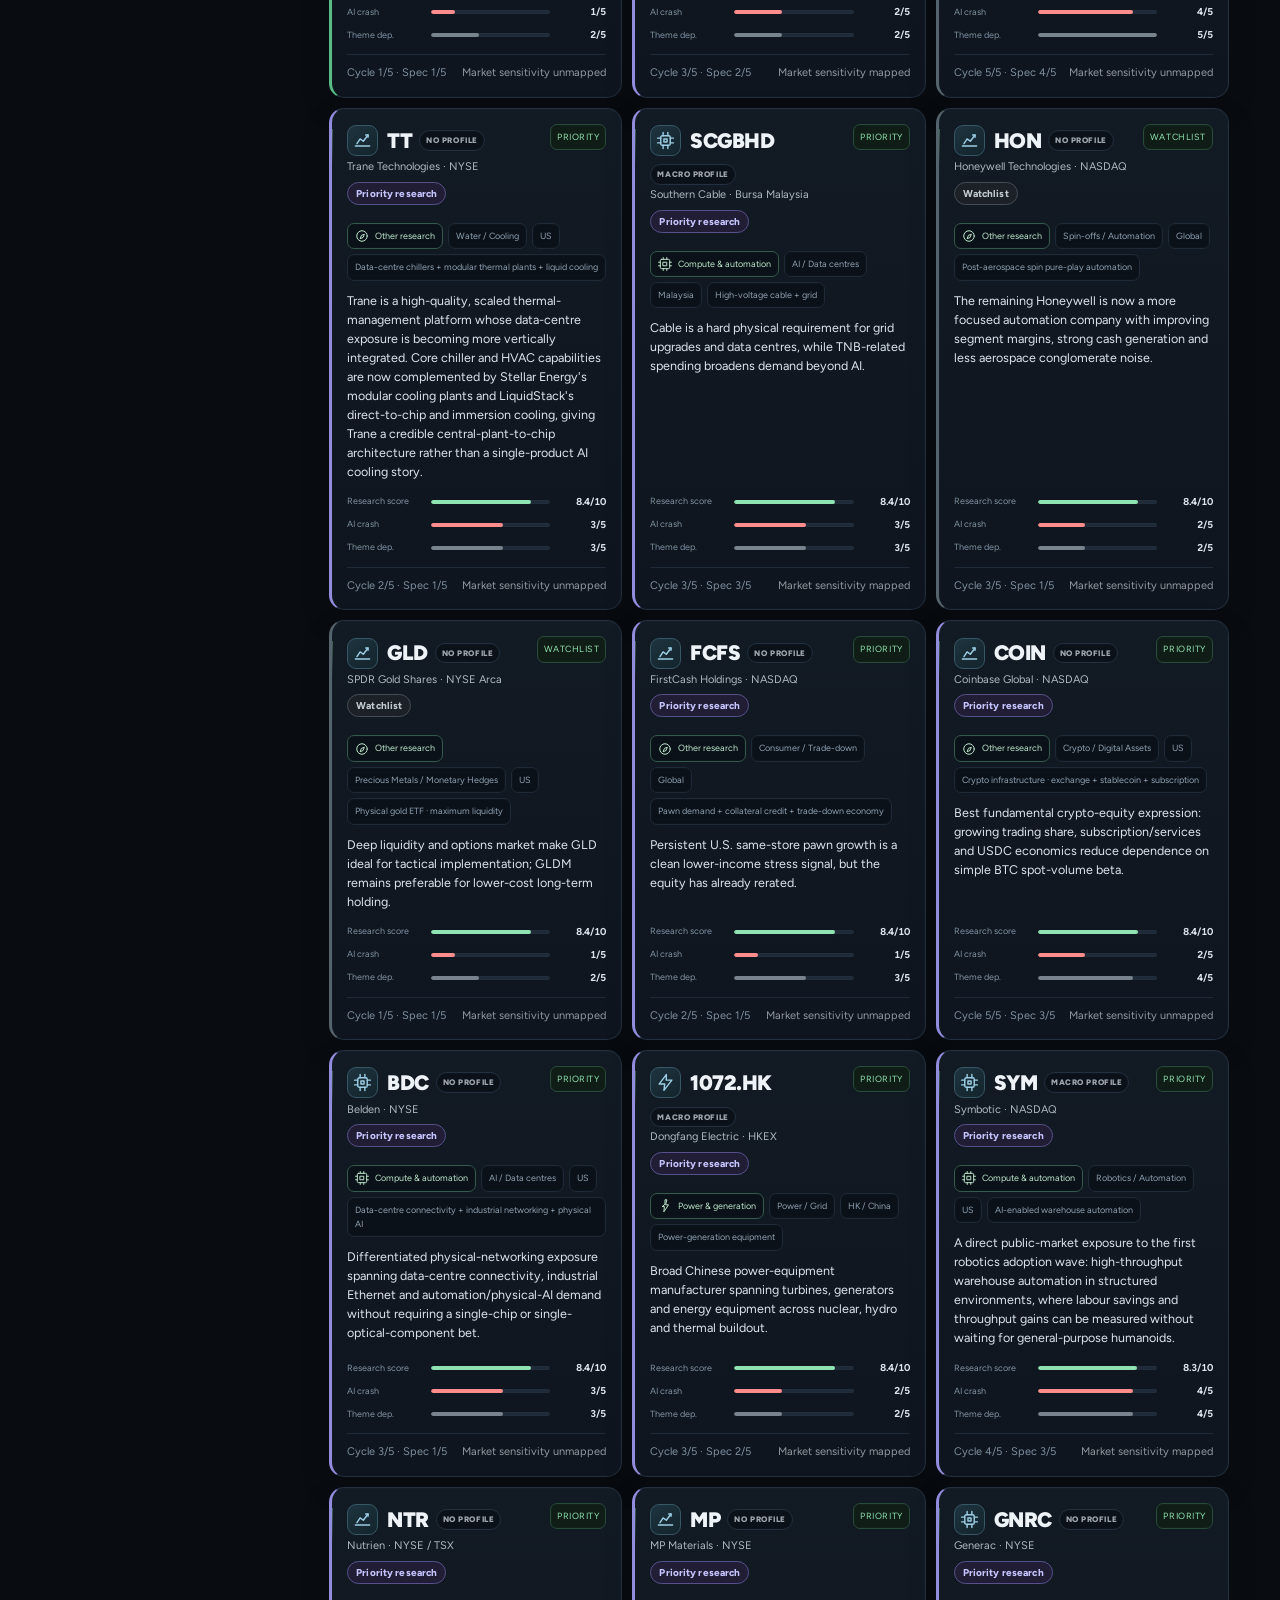
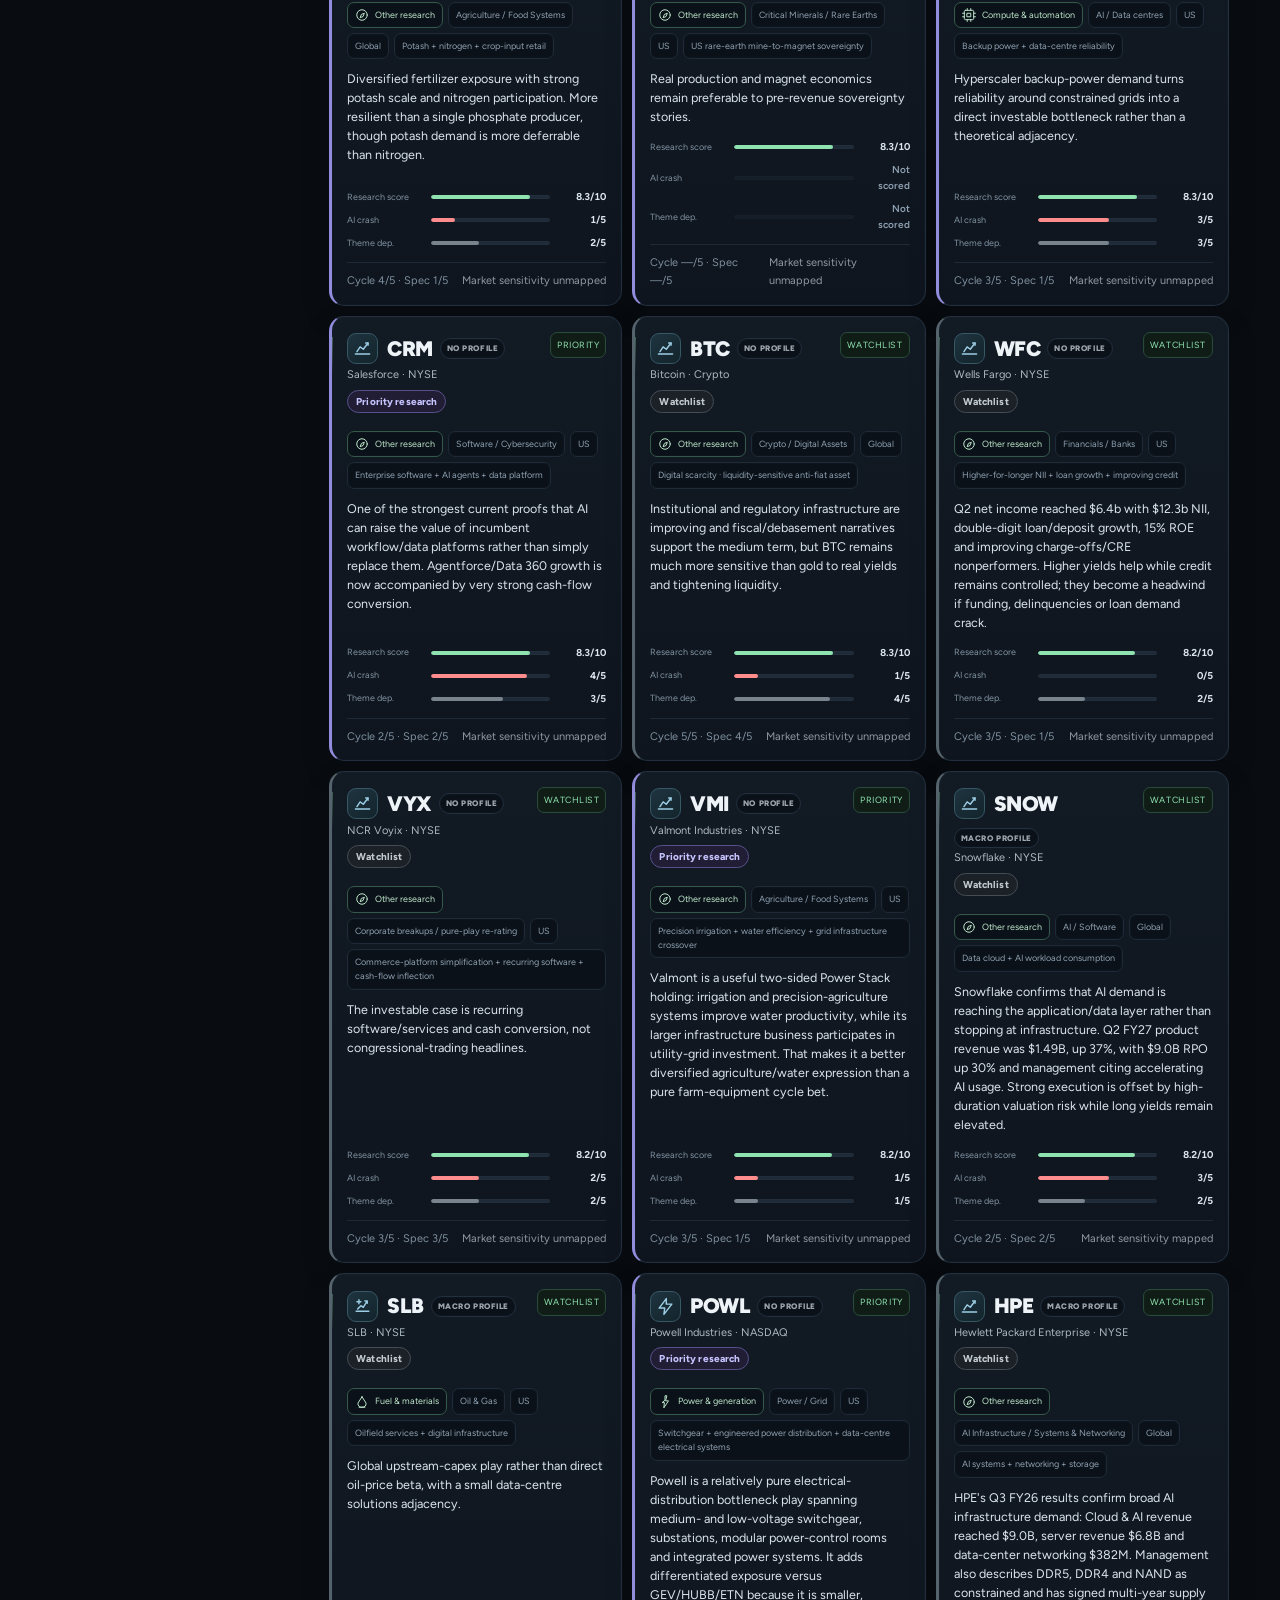
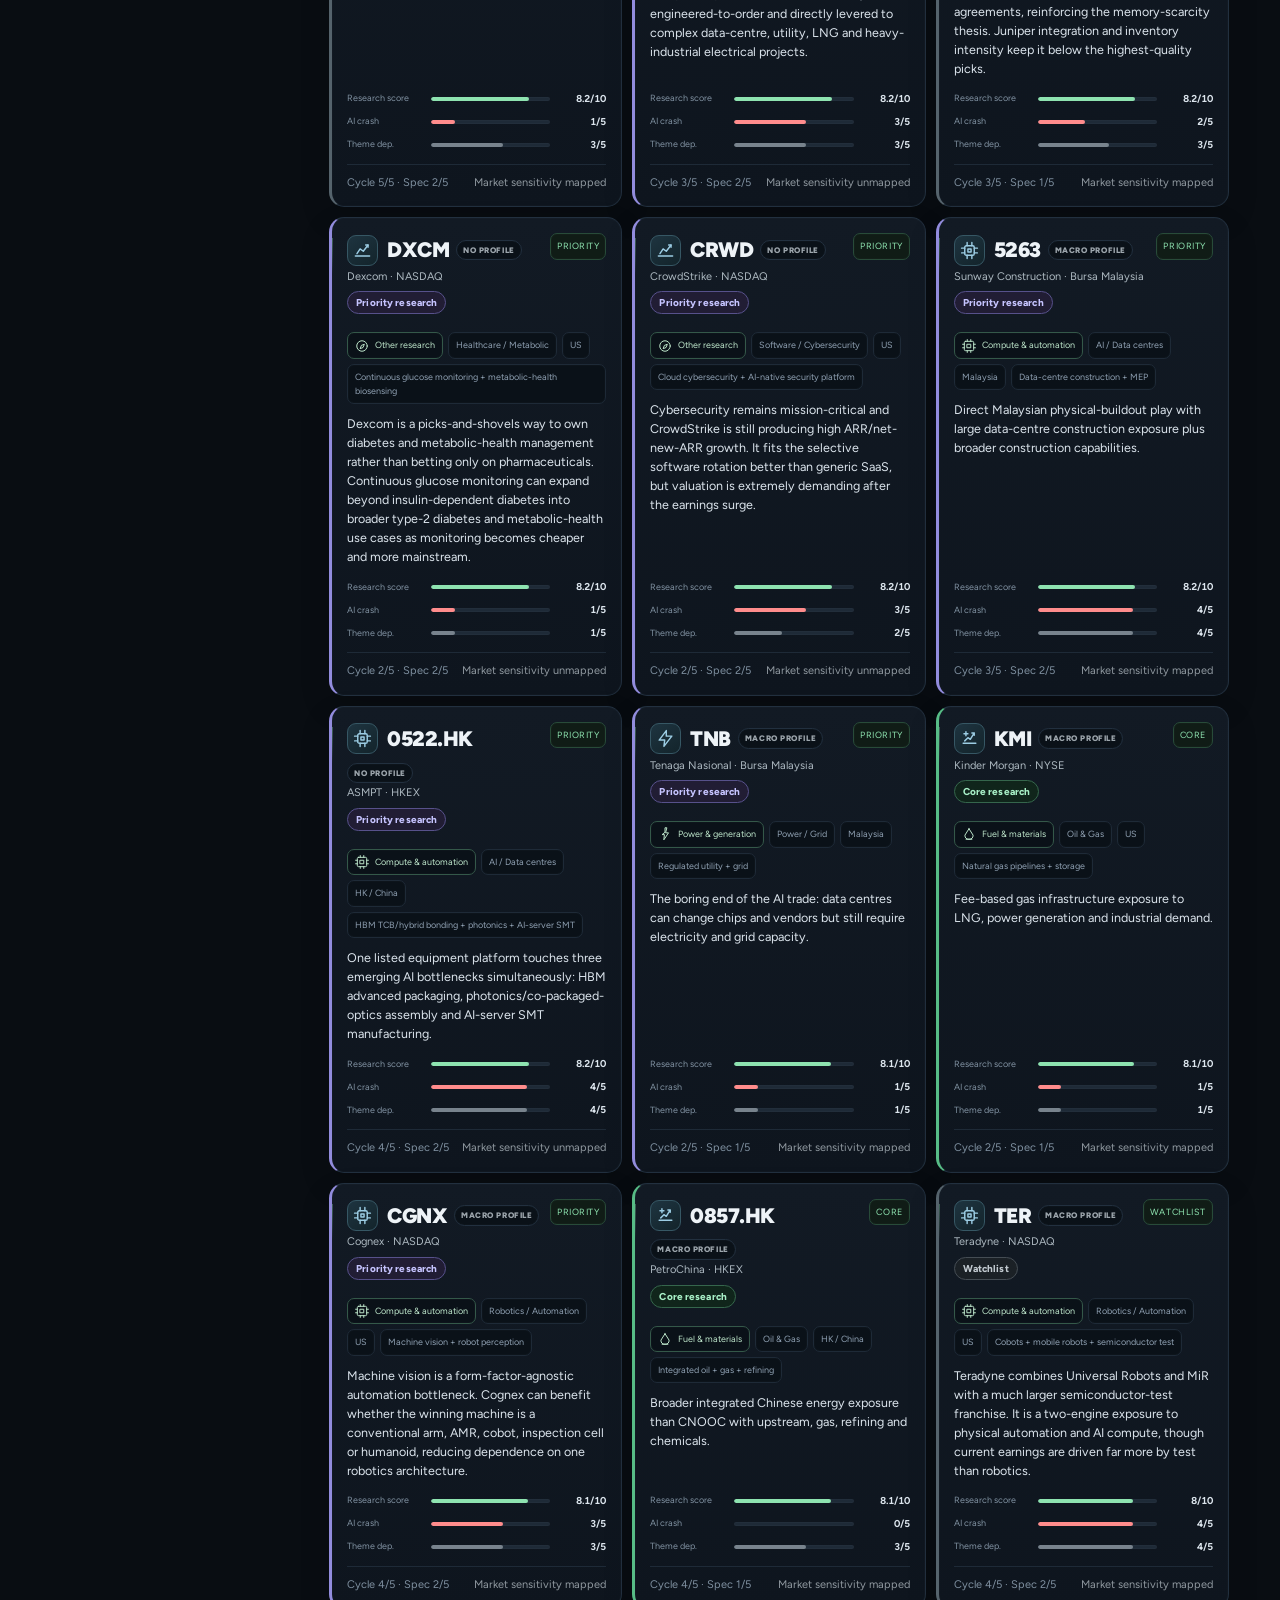
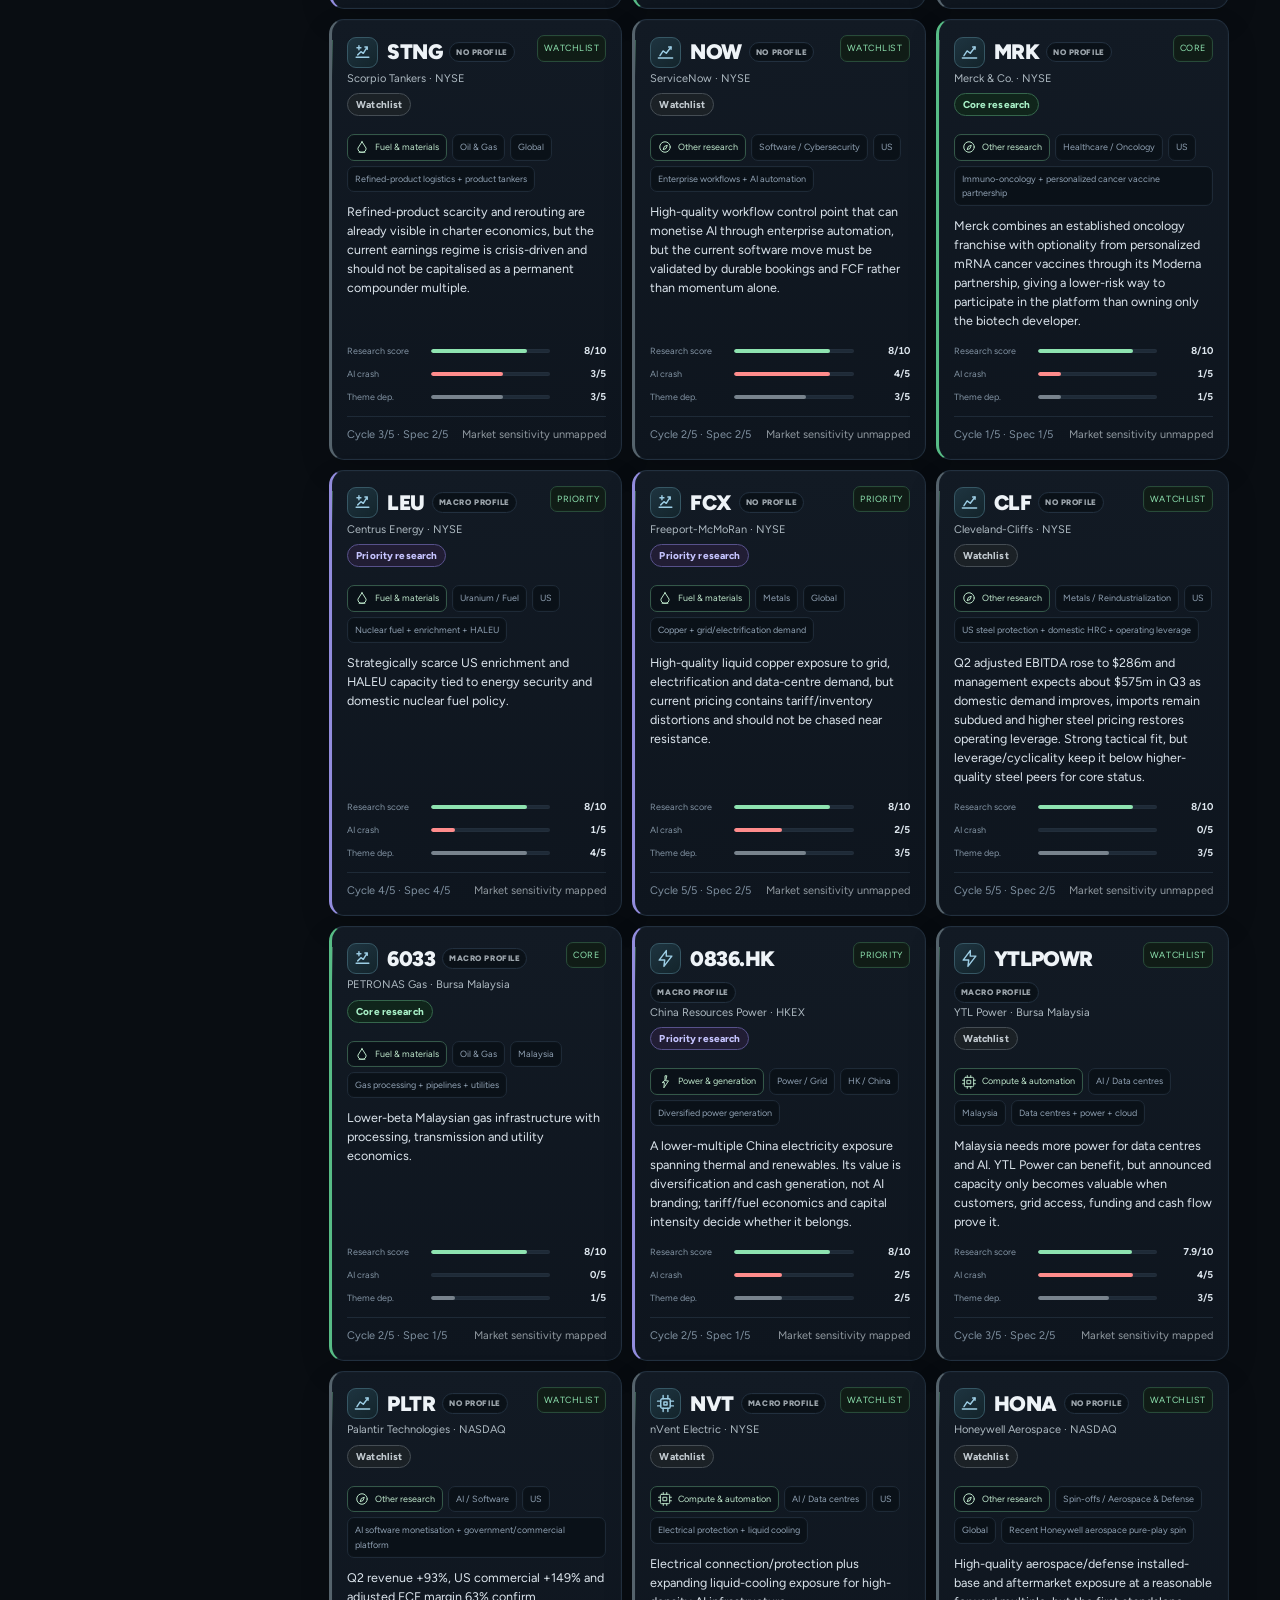
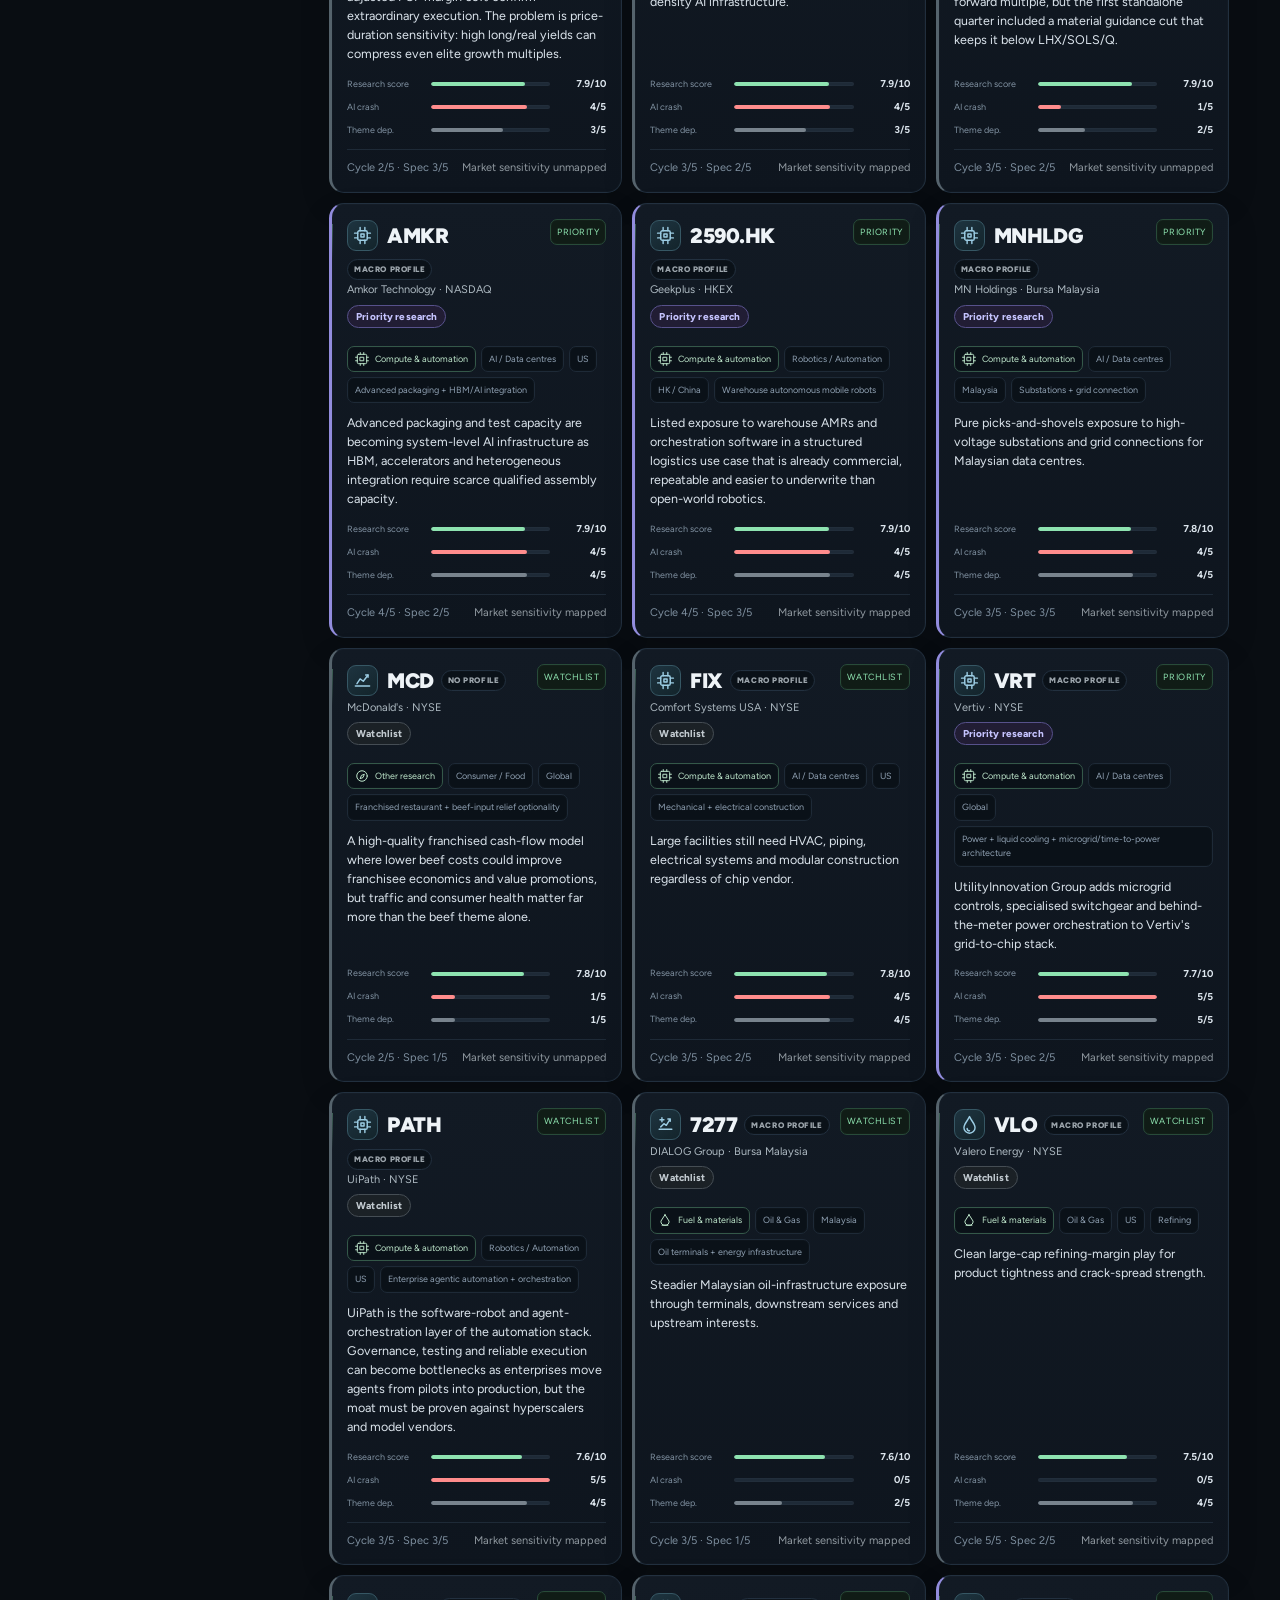
<file: research-library.html>
<!doctype html>
<html lang="en">
<head>
  <meta charset="utf-8" />
  <meta name="viewport" content="width=device-width, initial-scale=1" />
  <meta name="description" content="Archived full Power Stack research universe. Open the Personal Investment Desk for current decisions." />
  <title>Research Library · Power Stack</title>
  <link rel="preconnect" href="https://fonts.googleapis.com" />
  <link rel="preconnect" href="https://fonts.gstatic.com" crossorigin />
  <link href="https://fonts.googleapis.com/css2?family=Inter:wght@400;500;600;700;800;900&display=swap" rel="stylesheet" />
  <link rel="stylesheet" href="styles.css" />
  <style>.rate-home{margin-bottom:14px;border:1px solid #5a4528;background:linear-gradient(110deg,#19130c,#0d1216 62%);padding:15px}.rate-home-head{display:flex;justify-content:space-between;gap:14px;align-items:flex-start}.rate-home h2{font-size:18px;margin:4px 0}.rate-home p{font-size:10px;color:#aeb7bf;line-height:1.55;margin:0}.rate-home-ranks{display:flex;gap:7px;flex-wrap:wrap;margin-top:10px}.rate-chip{border:1px solid #3d3527;background:#0b0f12;border-radius:8px;padding:7px 9px;font-size:9px}.rate-chip b{color:#ffbd77;margin-right:5px}.rate-chip span{font-weight:850}.ghost-link.primary-link{color:#071115;background:linear-gradient(100deg,var(--green),var(--blue));border-color:transparent;font-weight:800;box-shadow:0 0 22px rgba(143,184,223,.12)}.ghost-link.primary-link:hover{filter:brightness(1.08);color:#071115}.ghost-link.holdings-link{color:#1b0e03;background:linear-gradient(100deg,#ff8a3d,#ffc15a);border-color:transparent;font-weight:900;box-shadow:0 0 22px rgba(255,138,61,.18)}.ghost-link.holdings-link:hover{filter:brightness(1.08);color:#1b0e03;box-shadow:0 0 28px rgba(255,138,61,.28)}.ghost-link.watchlist-link{color:#f5efff;background:linear-gradient(100deg,#5f47a7,#8e66d8);border-color:transparent;font-weight:850;box-shadow:0 0 22px rgba(142,102,216,.16)}.ghost-link.watchlist-link:hover{filter:brightness(1.08);color:#fff}.motion-home{margin-bottom:14px;padding:15px;border:1px solid #3f365b;background:linear-gradient(120deg,#151126,#0d1216 65%);border-radius:12px}.motion-home-head{display:flex;justify-content:space-between;gap:14px;align-items:flex-start}.motion-home h2{font-size:18px;margin:4px 0}.motion-home p{font-size:10px;color:#aeb7bf;line-height:1.55;margin:0;max-width:850px}.motion-home-grid{display:grid;grid-template-columns:repeat(3,minmax(0,1fr));gap:7px;margin-top:10px}.motion-home-card{display:grid;gap:6px;padding:10px;border:1px solid #242b31;border-radius:9px;background:#090d10;text-decoration:none}.motion-home-card:hover{border-color:#5f4d89}.motion-home-card span{font-size:7px;color:#8f83aa;text-transform:uppercase;letter-spacing:.08em;font-weight:850}.motion-home-card strong{font-size:10px;line-height:1.35;color:#e7e1f1}.motion-home-card small{font-size:8px;line-height:1.4;color:#78838c}.ghost-link.motion-link{color:#f5efff;background:linear-gradient(100deg,#4d3c79,#7658b6);border-color:transparent;font-weight:850}
.bond-home{margin-bottom:14px;padding:15px;border:1px solid #30475a;background:linear-gradient(115deg,#0c151c,#0d1216 68%);border-radius:12px}.bond-home-head{display:flex;justify-content:space-between;gap:14px;align-items:flex-start}.bond-home h2{font-size:18px;margin:4px 0}.bond-home p{font-size:10px;color:#aeb7bf;line-height:1.55;margin:0;max-width:900px}.bond-metrics{display:grid;grid-template-columns:repeat(5,minmax(0,1fr));gap:7px;margin-top:10px}.bond-metric{padding:9px;border:1px solid #25323c;border-radius:8px;background:#090d10}.bond-metric span{display:block;font-size:7px;color:#71808b;text-transform:uppercase;letter-spacing:.08em}.bond-metric b{display:block;margin-top:3px;font-size:15px;color:#d7e6ef}.bond-metric small{display:block;margin-top:3px;color:#70808b;font-size:7px}.bond-buckets{display:grid;grid-template-columns:repeat(4,minmax(0,1fr));gap:7px;margin-top:8px}.bond-bucket{padding:10px;border:1px solid #202b33;border-radius:8px;background:#0a0f13}.bond-bucket strong{display:block;color:#d5e2e9;font-size:9px}.bond-bucket span{display:block;color:#83a0b3;font-size:8px;margin:3px 0}.bond-bucket p{font-size:8px;line-height:1.45;color:#78858e}@media(max-width:1100px){.bond-metrics{grid-template-columns:repeat(3,minmax(0,1fr))}.bond-buckets{grid-template-columns:repeat(2,minmax(0,1fr))}}@media(max-width:650px){.bond-home-head{display:grid}.bond-metrics,.bond-buckets{grid-template-columns:1fr}}@media(max-width:1100px){.motion-home-grid{grid-template-columns:repeat(2,minmax(0,1fr))}}@media(max-width:650px){.motion-home-head{display:grid}.motion-home-grid{grid-template-columns:1fr}}
</style>
  <link rel="stylesheet" href="stock-states.css" />
  <link rel="stylesheet" href="ps-ux.css" />
  <link rel="stylesheet" href="ps-market-icons.css" />
</head>
<body class="ps-library-page">
  <div class="app-shell">
    <aside class="sidebar">
      <div class="brand-block library-filter-heading"><span class="library-filter-title">Filters</span><span class="library-filter-helper">Research library</span></div>
      <nav class="side-scroll" aria-label="Research filters">
        <section class="side-section library-universe" aria-label="Idea universe"><div id="allIdeasNav"></div></section>
        <section class="side-section"><div class="side-heading">Economic exposures</div><div class="side-micro">Group companies by underlying business drivers. This is not a volatility or safety rating.</div><div id="exposureNav" class="side-nav"></div></section>
        <section class="side-section"><div class="side-heading">Themes</div><div id="themeNav" class="side-nav"></div></section>
        <section class="side-section"><div class="side-heading">Regions</div><div id="regionNav" class="side-nav"></div></section>
        <section class="side-section"><div class="side-heading">Research state</div><div id="statusNav" class="side-nav"></div></section>
        <section class="side-section live-pulse-section"><details class="ps-sidebar-market-source"><summary>Market source details <span id="sidebarLiveDot" class="live-dot"></span></summary><div id="livePulse"></div><div id="liveTimestamp" class="side-micro">Checking source coverage…</div></details></section>
      </nav>
      <div class="side-footer"><span>Research ownership</span><strong>Power Stack · company theses and portfolio decisions</strong></div>
    </aside>
    <div class="workspace">
      <header class="topbar">
        <div class="library-identity"><a class="library-wordmark" href="index.html" aria-label="Power Stack — back to investment desk">POWER <em>STACK</em></a><div class="eyebrow">RESEARCH / COMPLETE IDEA UNIVERSE</div><h1 id="libraryTitle">Full Library</h1><p id="viewSubtitle">Company theses, scores and investment research — with optional external macro evidence.</p></div>
        <div class="top-actions library-utilities"><div id="liveBadge" class="live-badge offline" aria-live="polite"><span></span> Macro source checking</div></div>
      </header>
      <main class="main-content">
        <section class="ps-exposure-explainer" aria-label="How the library is organised"><div><strong>Better grouping, unchanged research evidence.</strong><span>Use <b>Economic exposures</b> to see broader drivers, <b>Themes</b> for the detailed industry, and <b>Research state</b> for evidence priority. None alone means BUY.</span></div><a href="baskets.html">Compare whole-portfolio baskets →</a></section>
        <section id="summaryStats" class="summary-grid"></section>
        <section class="control-row panel"><div class="search-wrap"><span>⌕</span><input id="search" type="search" placeholder="Search ticker, company, thesis, catalyst, risk…" autocomplete="off" /></div><select id="sort" aria-label="Sort ideas"><option value="conviction">Current research score</option><option value="aiRisk">AI crash risk</option><option value="themeDependency">Theme dependency</option><option value="cyclicality">Cyclicality</option><option value="speculation">Speculation</option><option value="ticker">Ticker / company</option></select><div class="view-toggle" role="group" aria-label="Idea presentation"><button id="cardViewBtn" class="view-button active" type="button" aria-pressed="true" title="Card View"><span aria-hidden="true">▦</span> Card</button><button id="rowViewBtn" class="view-button" type="button" aria-pressed="false" title="Row View"><span aria-hidden="true">☷</span> Row</button></div></section>
        <section class="result-bar"><div><strong id="count">0</strong> ideas shown</div><button id="clearFilters" class="text-button">Clear filters</button></section><section id="grid" class="idea-grid"></section>
        <details class="ps-macro-evidence" id="marketEvidence" aria-label="Optional market and rates research">
          <summary><span class="ps-macro-evidence-icon" aria-hidden="true">⌁</span><span class="ps-macro-evidence-summary"><strong>Market & rates evidence</strong><small>Source-dated context, not a Power Stack buy/sell signal</small></span><span class="ps-macro-evidence-status" id="marketEvidenceStatus">Checking source coverage…</span><span class="ps-macro-evidence-chevron" aria-hidden="true">⌄</span></summary>
          <div class="ps-macro-evidence-inner">
        <section class="context-panel panel"><div class="context-head"><div><div class="eyebrow">EXTERNAL MARKET EVIDENCE</div><h2 id="contextTitle">What could rates change for the companies?</h2></div><div id="contextMeta" class="context-meta">Loading Live snapshot…</div></div><div id="contextBody" class="context-body"></div><div class="context-rule"><strong>Evidence boundary:</strong> MacroPulse and Live Desk supply dated market evidence. Bluebelly presents it. Power Stack independently evaluates issuer fundamentals, positions and capital allocation. A macro overlay never changes Research Scores or authorises a trade.</div></section>

        <section id="rateResilienceHome" class="panel rate-home"><div class="rate-home-head"><div><div class="eyebrow">10Y RATE-RESILIENCE · 25 SEP</div><h2 id="rateHomeGate">Loading rate-resilience gate…</h2><p id="rateHomeRead"></p></div><a class="ghost-link" href="capital-scarcity.html">Full ranking →</a></div><div id="rateHomeRanks" class="rate-home-ranks"></div></section>

        <section id="bondWatchHome" class="bond-home"><div class="bond-home-head"><div><div class="eyebrow">BOND WATCH · CAPITAL ALLOCATION</div><h2>Cash and bonds set the hurdle now.</h2><p id="bondHomeRead">Loading the core curve, real-yield and inflation read…</p></div><a class="ghost-link" href="capital-scarcity.html">Rates / capital scarcity →</a></div><div id="bondMetrics" class="bond-metrics"></div><div id="bondBuckets" class="bond-buckets"></div></section>

        <section id="marketMotionHome" class="motion-home"><div class="motion-home-head"><div><div class="eyebrow">MARKET MOTION · FRESH HOOKS</div><h2>What changed today?</h2><p id="motionHomeRead">Loading stock-specific and geopolitical motion…</p></div><a class="ghost-link motion-link" href="motion.html">Open Market Motion →</a></div><div id="motionHomeGrid" class="motion-home-grid"></div></section>

          </div>
        </details>
      </main>
      <footer class="footer">Power Stack keeps the research in one place. The score shows how strong the setup is; the Action tells us what, if anything, to do with it now.</footer>
    </div>
  </div>
  <dialog id="detailDialog"><div class="dialog-head"><div><div id="dialogMarket" class="eyebrow"></div><h2 id="dialogTitle"></h2></div><button id="closeDialog" class="icon-btn" aria-label="Close">×</button></div><div id="dialogBody" class="dialog-body"></div></dialog>
  <script>
    (() => {
      const nativeFetch = window.fetch.bind(window);
      window.fetch = async (input, init) => {
        const url = typeof input === 'string' ? input : input?.url;
        if (url === 'data/macro-sensitivity-supplement.json') {
          const [baseRes,extraRes,extra2Res]=await Promise.all([
            nativeFetch(input,init),
            nativeFetch('data/macro-sensitivity-supplement-2-2026-09-03.json',{cache:'no-store'}).catch(()=>null),
            nativeFetch('data/macro-sensitivity-supplement-3-2026-09-03.json',{cache:'no-store'}).catch(()=>null)
          ]);
          if(!baseRes.ok)return baseRes;
          const base=await baseRes.json();
          const extra=extraRes?.ok?await extraRes.json():null;
          const extra2=extra2Res?.ok?await extra2Res.json():null;
          const merged=new Map((base.stocks||[]).map(x=>[x.ticker,x]));
          (extra?.stocks||[]).forEach(x=>{if(x?.ticker)merged.set(x.ticker,x)});
          (extra2?.stocks||[]).forEach(x=>{if(x?.ticker)merged.set(x.ticker,x)});
          const coverage=[...new Set([...(base.coverageAdded||[]),...(extra?.coverageAdded||[]),...(extra2?.coverageAdded||[])])];
          return new Response(JSON.stringify({...base,updatedAt:extra2?.updatedAt||extra?.updatedAt||base.updatedAt,coverageAdded:coverage,stocks:[...merged.values()]}),{status:200,headers:{'Content-Type':'application/json'}});
        }
        if (url !== 'data/ideas.json') return nativeFetch(input, init);
        const [coreRes, roboticsRes, opportunityRes, videoScreenRes, ttRes, nbisRes, aug24Res, rescanRes] = await Promise.all([
          nativeFetch(input, init),
          nativeFetch('data/robotics-research.json',{cache:'no-store'}).catch(()=>null),
          nativeFetch('data/video-opportunity-research.json',{cache:'no-store'}).catch(()=>null),
          nativeFetch('data/video-screen-2026-08-20.json',{cache:'no-store'}).catch(()=>null),
          nativeFetch('data/tt-research.json',{cache:'no-store'}).catch(()=>null),
          nativeFetch('data/nbis-research.json',{cache:'no-store'}).catch(()=>null),
          nativeFetch('data/idea-promotions-2026-08-24.json',{cache:'no-store'}).catch(()=>null),
          nativeFetch('data/universe-rescan-2026-09-01.json',{cache:'no-store'}).catch(()=>null)
        ]);
        if(!coreRes.ok) return coreRes;
        const core=await coreRes.json();
        const roboticsPayload=roboticsRes?.ok?await roboticsRes.json():null;
        const opportunityPayload=opportunityRes?.ok?await opportunityRes.json():null;
        const videoScreenPayload=videoScreenRes?.ok?await videoScreenRes.json():null;
        const ttPayload=ttRes?.ok?await ttRes.json():null;
        const nbisPayload=nbisRes?.ok?await nbisRes.json():null;
        const aug24Payload=aug24Res?.ok?await aug24Res.json():null;
        const rescanPayload=rescanRes?.ok?await rescanRes.json():null;
        const [extensionRes,extension2Res,extension3Res,extension4Res]=await Promise.all([
          nativeFetch('data/market-extension-2026-09-01.json',{cache:'no-store'}).catch(()=>null),
          nativeFetch('data/market-extension-2-2026-09-01.json',{cache:'no-store'}).catch(()=>null),
          nativeFetch('data/market-extension-3-2026-09-03.json',{cache:'no-store'}).catch(()=>null),
          nativeFetch('data/market-extension-4-2026-09-03.json',{cache:'no-store'}).catch(()=>null)
        ]);
        const extensionPayload=extensionRes?.ok?await extensionRes.json():null;
        const extension2Payload=extension2Res?.ok?await extension2Res.json():null;
        const extension3Payload=extension3Res?.ok?await extension3Res.json():null;
        const extension4Payload=extension4Res?.ok?await extension4Res.json():null;
        const supplemental=[
          ...(Array.isArray(roboticsPayload?.ideas)?roboticsPayload.ideas:[]),
          ...(Array.isArray(opportunityPayload?.ideas)?opportunityPayload.ideas:[]),
          ...(Array.isArray(videoScreenPayload?.promotedOrAdded)?videoScreenPayload.promotedOrAdded:[]),
          ...(ttPayload?.ticker?[ttPayload]:[]),...(nbisPayload?.ticker?[nbisPayload]:[]),
          ...(Array.isArray(aug24Payload?.promotions)?aug24Payload.promotions:[]),
          ...(Array.isArray(aug24Payload?.tacticalWatches)?aug24Payload.tacticalWatches:[])
        ];
        const existing=new Set(core.map(x=>x.ticker));
        const normalisedSupplemental=supplemental.filter(x=>!existing.has(x.ticker)).filter((x,i,arr)=>arr.findIndex(y=>y.ticker===x.ticker)===i).map(x=>({...x,aiRisk:x.aiRisk??3,themeDependency:x.themeDependency??3,cyclicality:x.cyclicality??3,speculation:x.speculation??(/speculative/i.test(x.status||'')?4:2),thesis:x.thesis??x.researchNote??'Research watch; full thesis is in the current deep-research packet.',catalysts:x.catalysts??'Monitor the current catalyst set in the current deep-research packet.',risks:x.risks??'Theme and cycle risk remain elevated; treat as research-stage exposure.',sources:Array.isArray(x.sources)?x.sources:[],lastUpdated:x.lastUpdated??aug24Payload?.date??roboticsPayload?.lastUpdated??opportunityPayload?.lastUpdated??videoScreenPayload?.date??ttPayload?.lastUpdated??nbisPayload?.lastUpdated??'2026-08-24'}));
        const byTicker=new Map([...core,...normalisedSupplemental].map(x=>[x.ticker,{...x}]));
        const applyPacket=packet=>{
          (Array.isArray(packet?.newIdeas)?packet.newIdeas:[]).forEach(x=>{if(x?.ticker)byTicker.set(x.ticker,{...(byTicker.get(x.ticker)||{}),...x});});
          const overrides=packet?.overrides&&typeof packet.overrides==='object'?packet.overrides:{};
          Object.entries(overrides).forEach(([ticker,patch])=>{if(byTicker.has(ticker)&&patch&&typeof patch==='object')byTicker.set(ticker,{...byTicker.get(ticker),...patch});});
        };
        applyPacket(rescanPayload);applyPacket(extensionPayload);applyPacket(extension2Payload);applyPacket(extension3Payload);applyPacket(extension4Payload);
        return new Response(JSON.stringify([...byTicker.values()]),{status:200,headers:{'Content-Type':'application/json'}});
      };
    })();
  </script>
  <script>
    fetch('data/rate-resilience-overlay-2026-09-25.json',{cache:'no-store'}).then(r=>r.ok?r.json():Promise.reject(new Error('rate overlay unavailable'))).then(rr=>{
      document.getElementById('rateHomeGate').textContent=rr.macroGate.admissionQuestion;
      document.getElementById('rateHomeRead').textContent='US10Y '+rr.macroGate.us10yOfficialClosePct.toFixed(2)+'% official Sep 24 close · '+rr.implementation.scorePolicy;
      document.getElementById('rateHomeRanks').innerHTML=(rr.ranking||[]).map(x=>'<div class="rate-chip"><b>#'+x.rank+'</b><span>'+x.ticker+'</span> · '+x.decision+'</div>').join('');
    }).catch(()=>{document.getElementById('rateResilienceHome').style.display='none';});
  </script>
  <script>
    Promise.all([
      fetch('data/bond-watch.json',{cache:'no-store'}).then(r=>r.ok?r.json():Promise.reject(new Error('bond watch unavailable'))),
      fetch('data/live-desk-canonical.json',{cache:'no-store'}).then(r=>r.ok?r.json():Promise.reject(new Error('Live rates unavailable')))
    ]).then(([bw,live])=>{
      const rows=new Map((live.marketRows||[]).map(x=>[x.id,x]));
      const curve=live.rateRegime?.curve||{};
      const metricHtml=(bw.coreMetrics||[]).map(m=>{
        const row=rows.get(m.marketRowId);
        const val=row?Number(row.last):null;
        const change=row?Number(row.change5d):null;
        return '<div class="bond-metric"><span>'+m.label+'</span><b>'+(Number.isFinite(val)?val.toFixed(2)+'%':'OPEN')+'</b><small>'+(Number.isFinite(change)?(change>0?'+':'')+change.toFixed(2)+'% 5D':m.id==='us30y'?'Needs canonical 30Y feed':'No fresh move')+'</small></div>';
      }).join('');
      const curveHtml='<div class="bond-metric"><span>2s10s</span><b>'+(Number.isFinite(Number(curve.spreadBps))?Number(curve.spreadBps).toFixed(0)+' bp':'OPEN')+'</b><small>'+String(curve.state||'curve state unresolved')+'</small></div>';
      document.getElementById('bondMetrics').innerHTML=metricHtml+curveHtml;
      document.getElementById('bondBuckets').innerHTML=(bw.buckets||[]).map(x=>'<div class="bond-bucket"><strong>'+x.label+'</strong><span>'+x.instruments.join(' / ')+'</span><p>'+x.question+'</p></div>').join('');
      document.getElementById('bondHomeRead').textContent=bw.currentRead||'Start with the simple question: what return can I get without owning the stock? If a company cannot comfortably beat that hurdle, I need a better price.';
    }).catch(()=>{document.getElementById('bondWatchHome').style.display='none';});
  </script>
  <script>
    fetch('data/live-desk-canonical.json',{cache:'no-store'})
      .then(r=>r.ok?r.json():Promise.reject(new Error('Live Motion unavailable')))
      .then(live=>{
        const escape=value=>String(value??'').replaceAll('&','&amp;').replaceAll('<','&lt;').replaceAll('>','&gt;').replaceAll('"','&quot;').replaceAll("'","&#039;");
        const items=(live?.marketMotion?.items||[]).slice(0,6);
        document.getElementById('motionHomeRead').textContent=items.length
          ? 'Live-promoted Motion is the only active short-horizon feed. Power Stack discovery now runs shadow-only for coverage validation.'
          : 'No immutable Live Motion is cached yet. Power Stack will not substitute its shadow discovery feed as active market intelligence.';
        document.getElementById('motionHomeGrid').innerHTML=items.map(item=>'<a class="motion-home-card" href="motion.html"><span>LIVE PROMOTED · '+escape(item.attentionTier||'SECONDARY')+' · '+escape(String(item.category||'OTHER').replaceAll('_',' '))+' · '+escape((item.tickers||[]).slice(0,3).join(' / '))+'</span><strong>'+escape(item.headline)+'</strong><small>'+escape(item.bigPictureBridge)+'</small></a>').join('');
        if(!items.length) document.getElementById('marketMotionHome').style.display='none';
      })
      .catch(()=>{document.getElementById('marketMotionHome').style.display='none';});
  </script>
  <script src="stock-states.js"></script>
  <script src="app.js"></script>
  <script src="ps-ux.js"></script>
  <script src="ps-market-icons.js"></script>
</body>
</html>
</file>
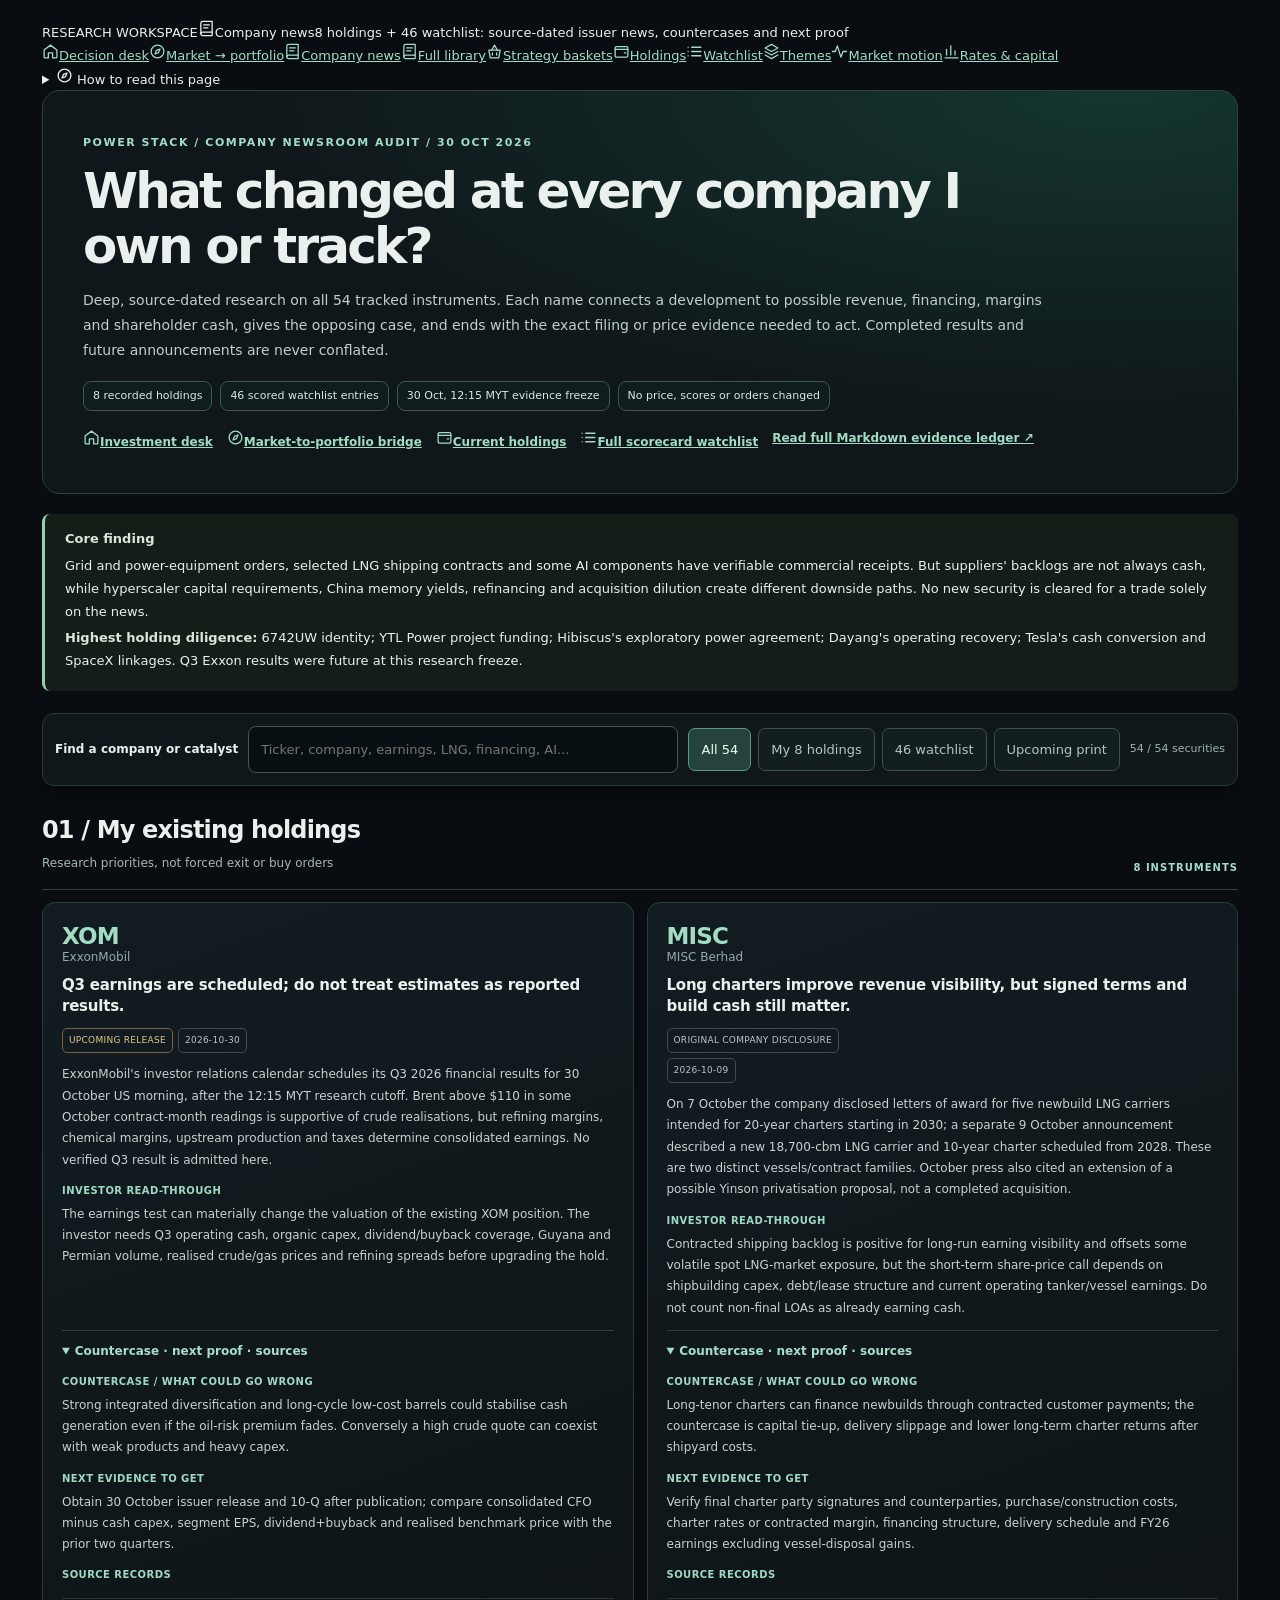
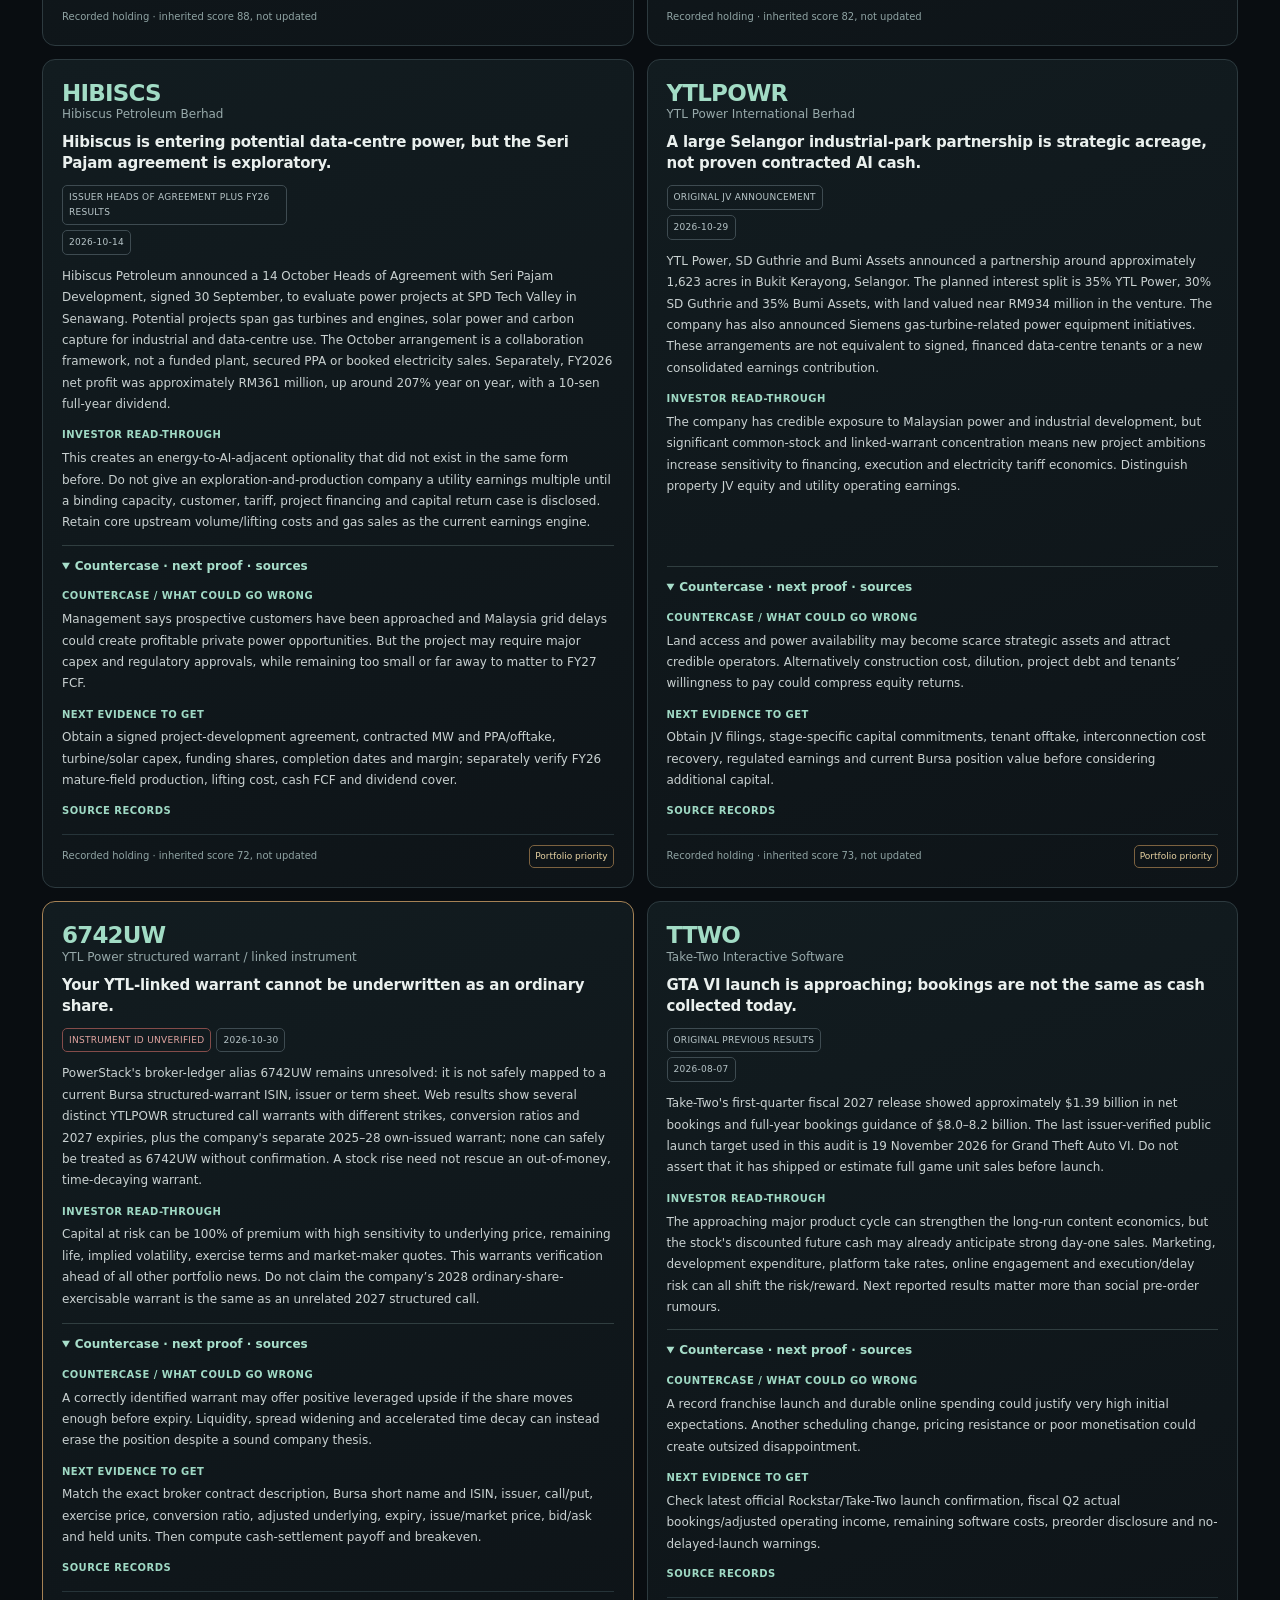
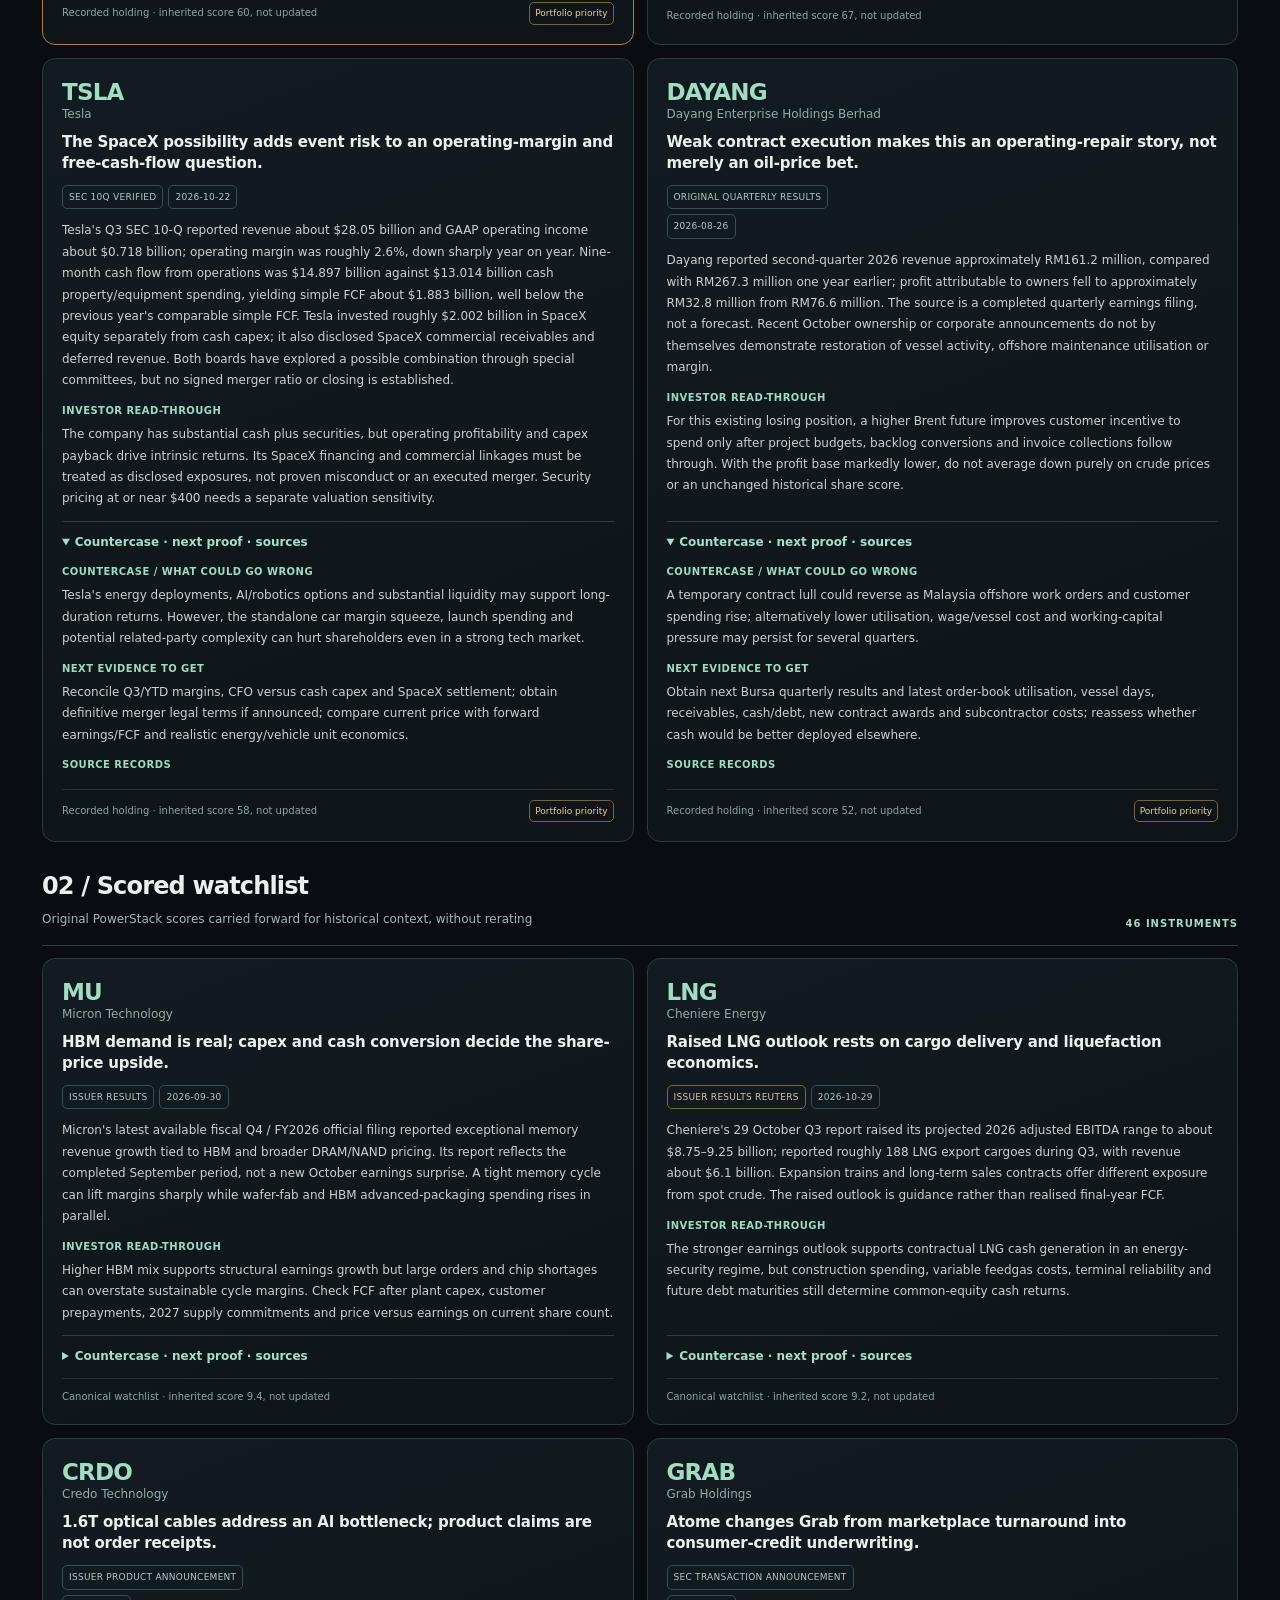
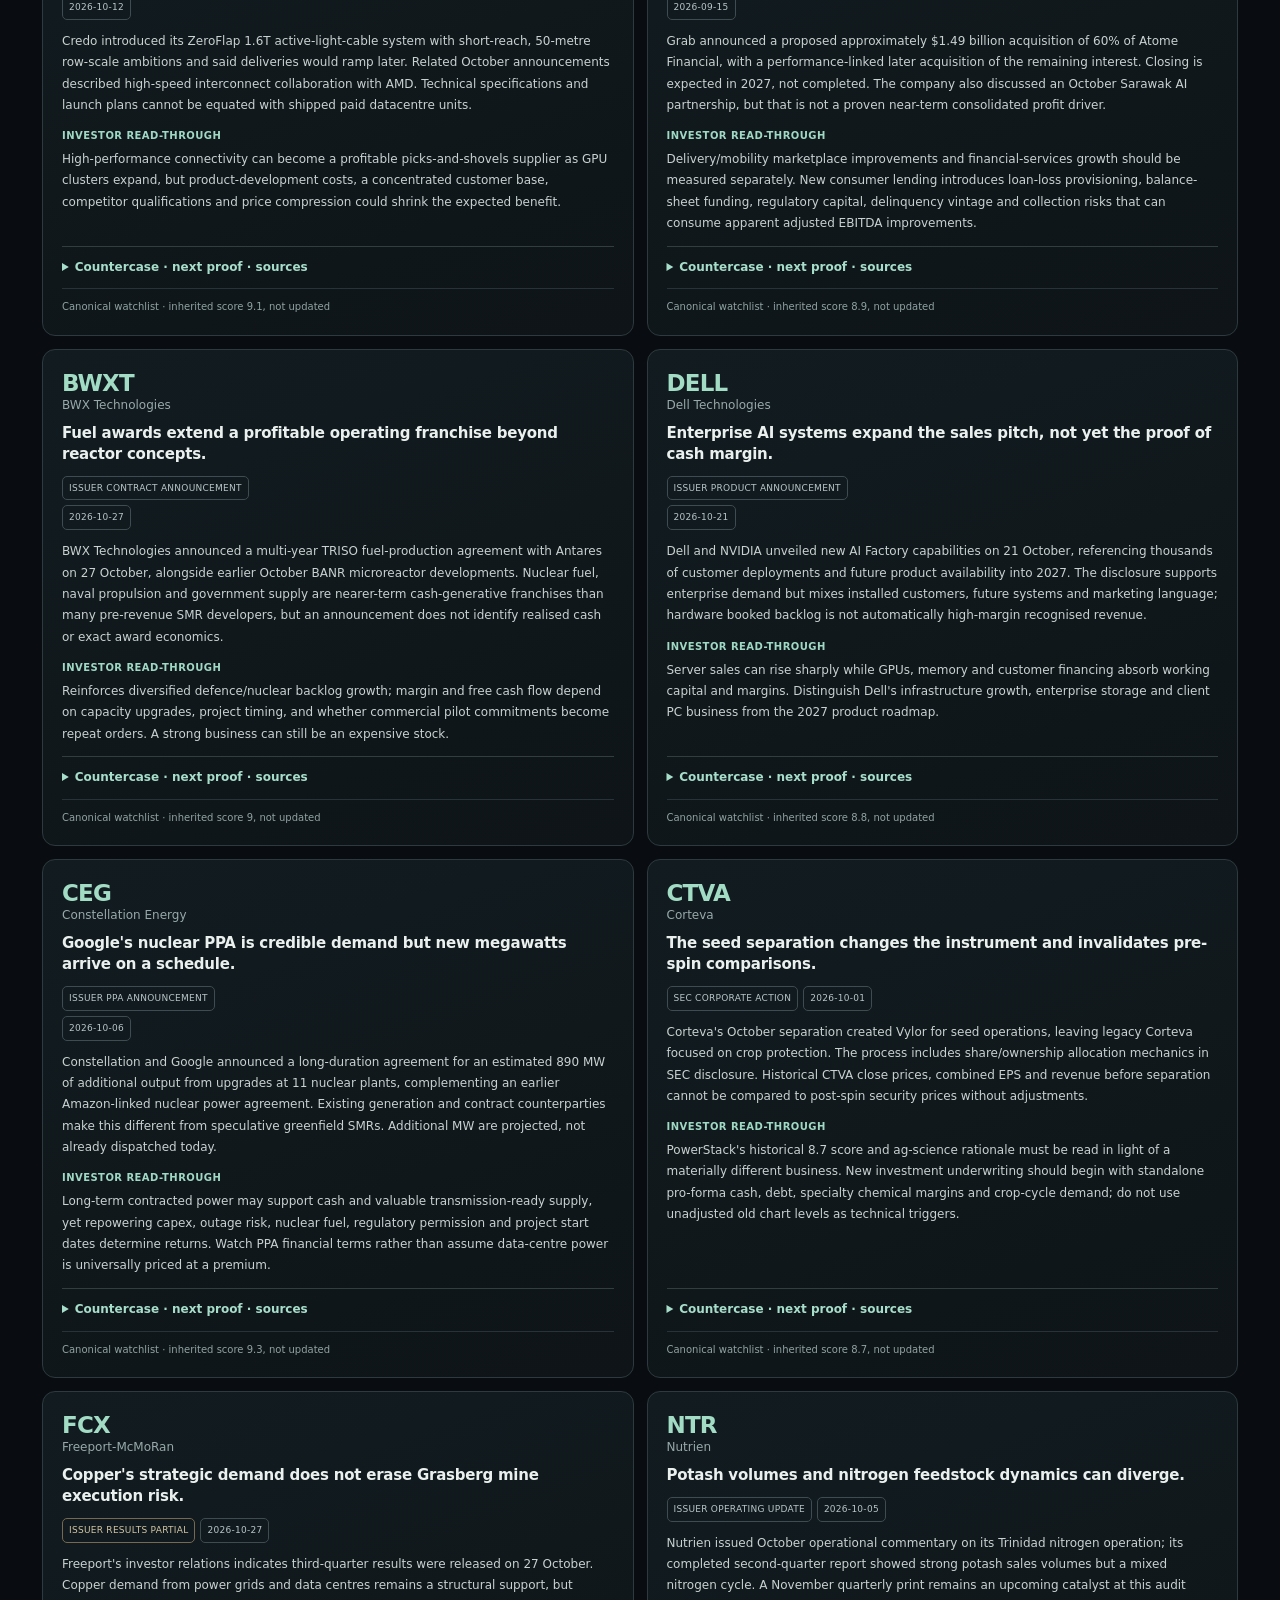
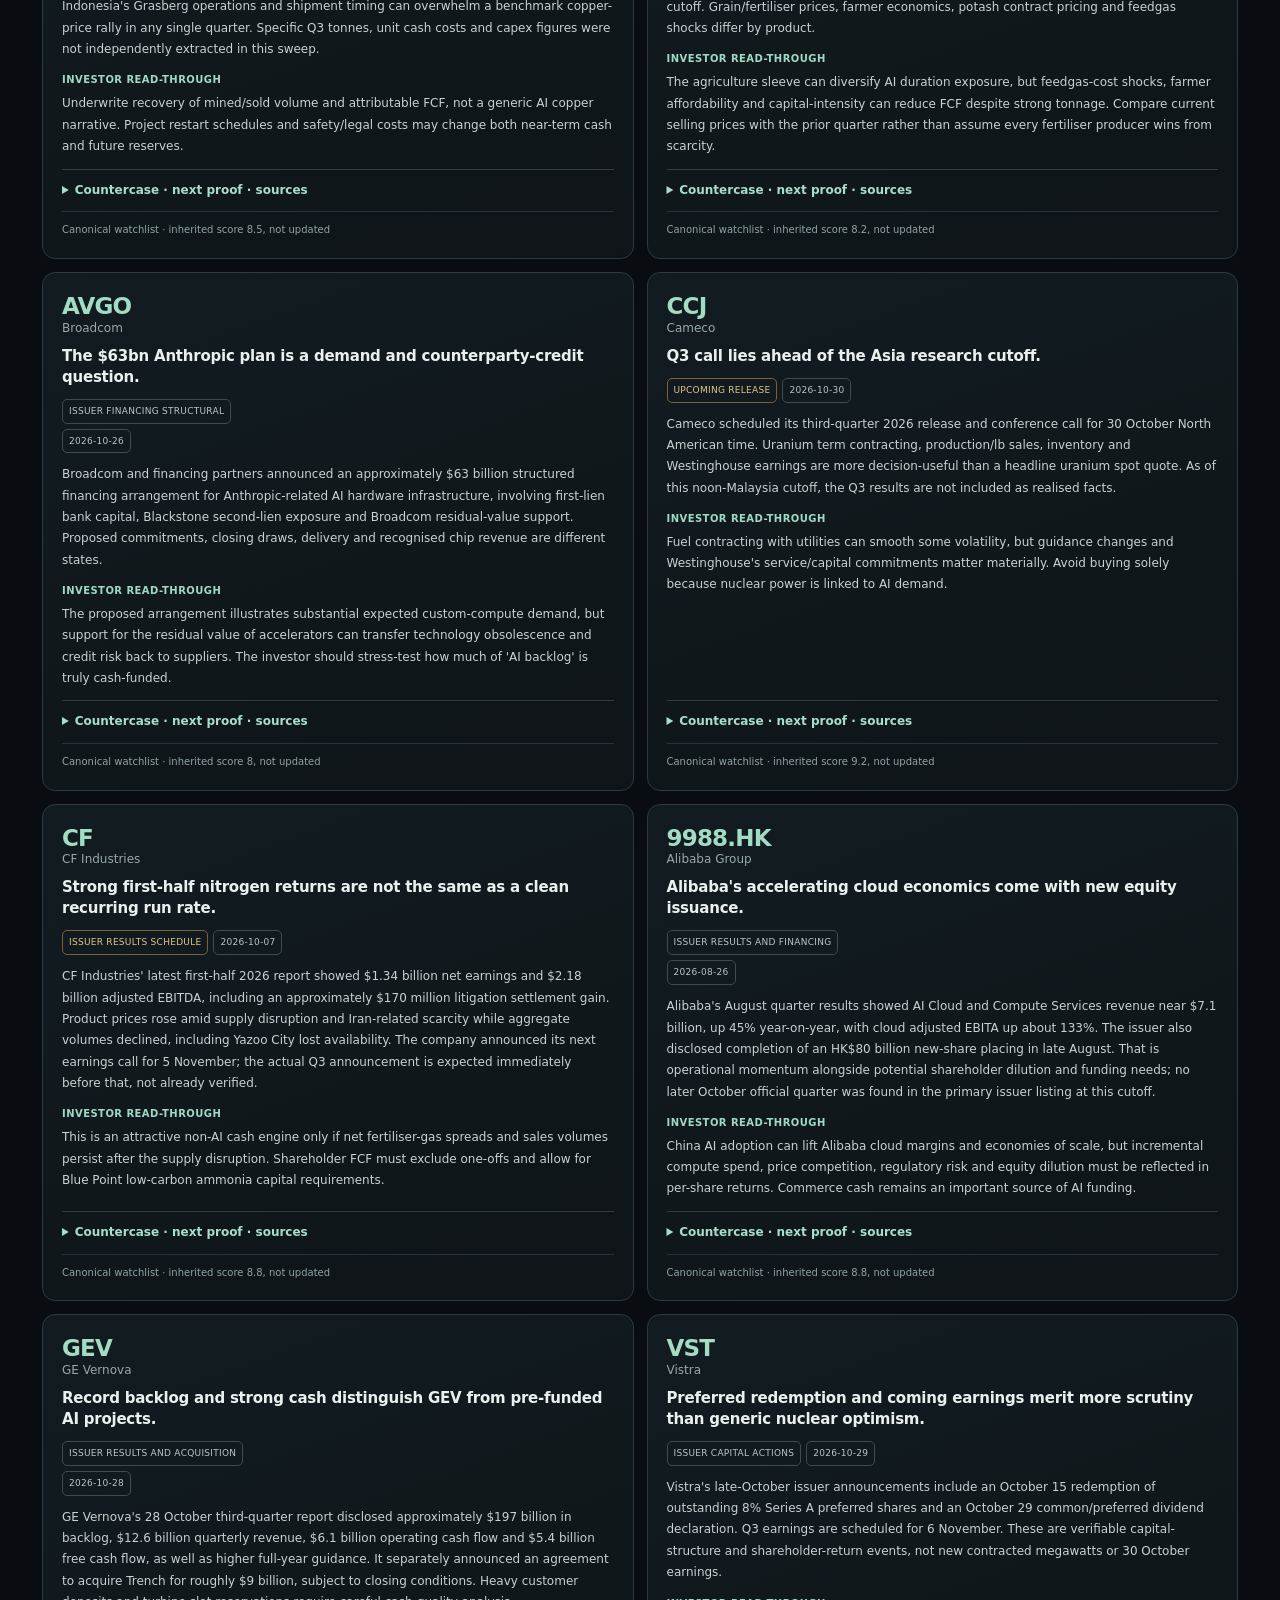
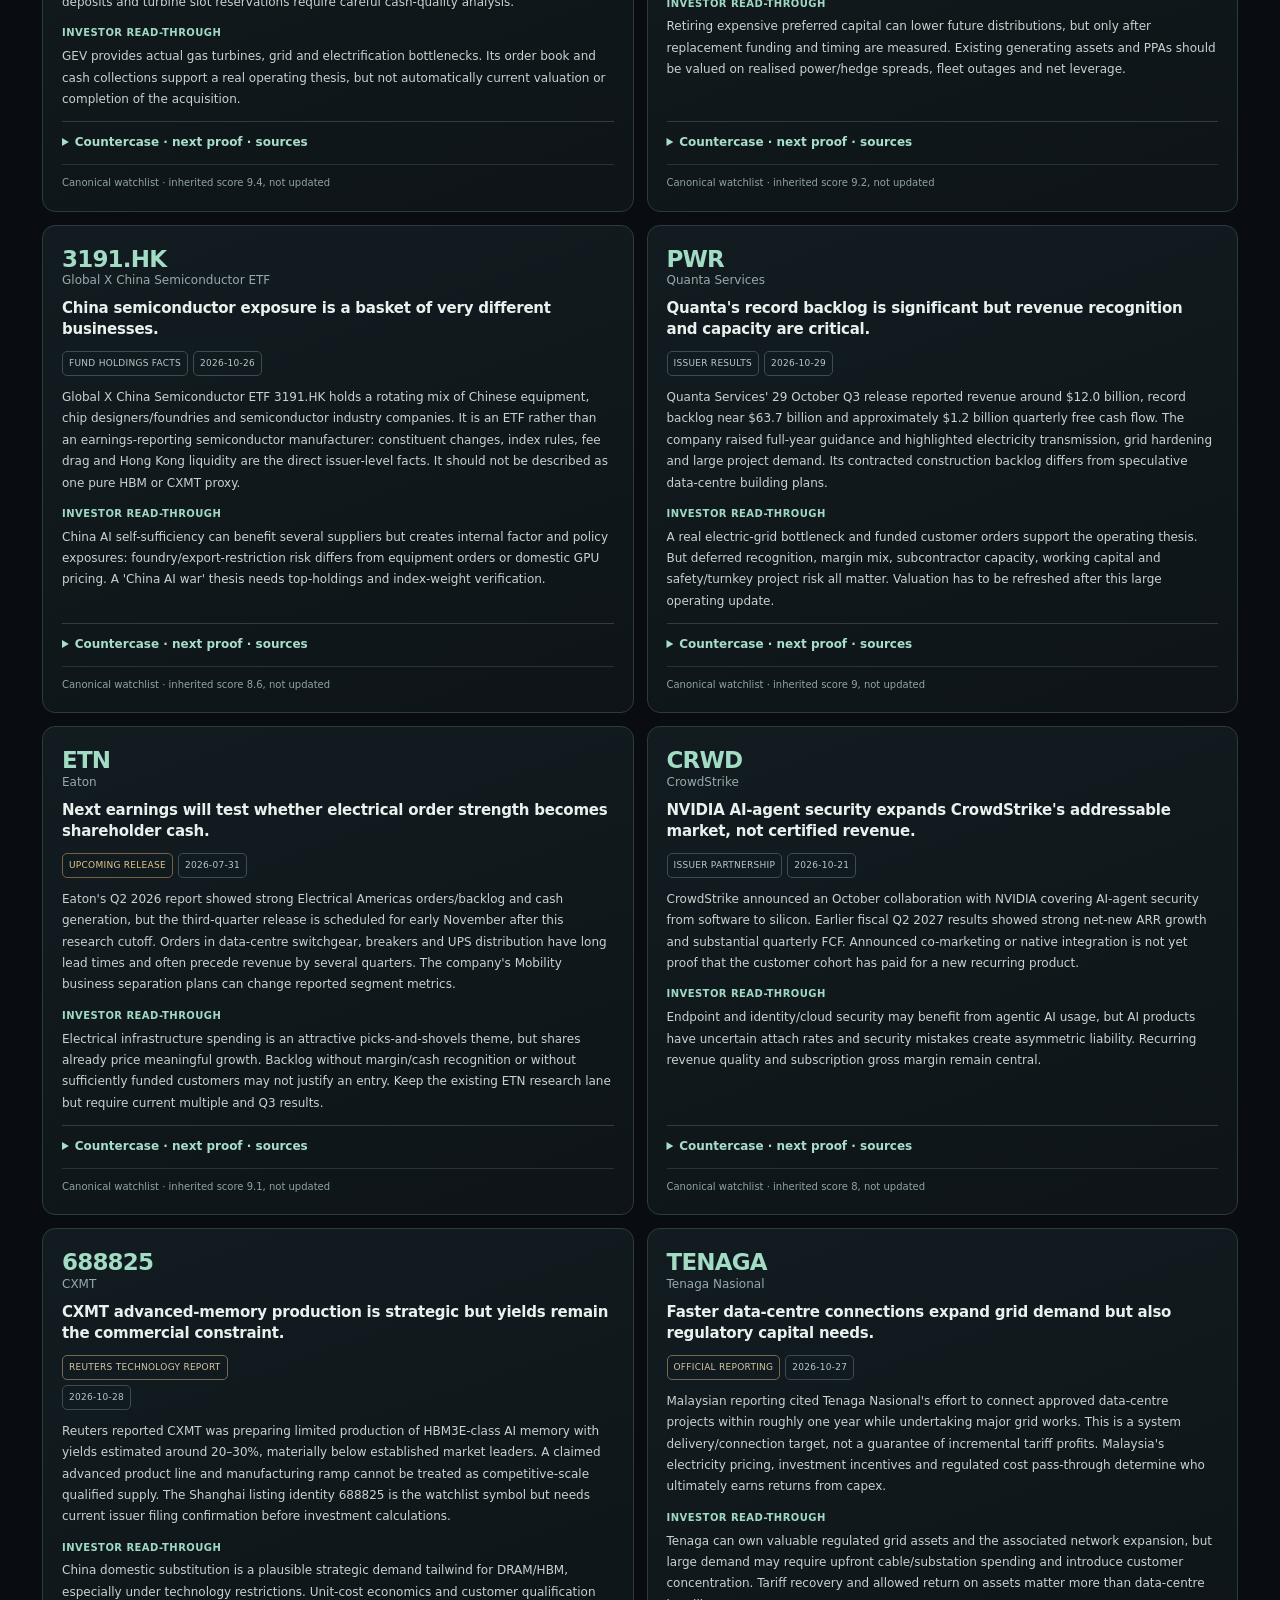
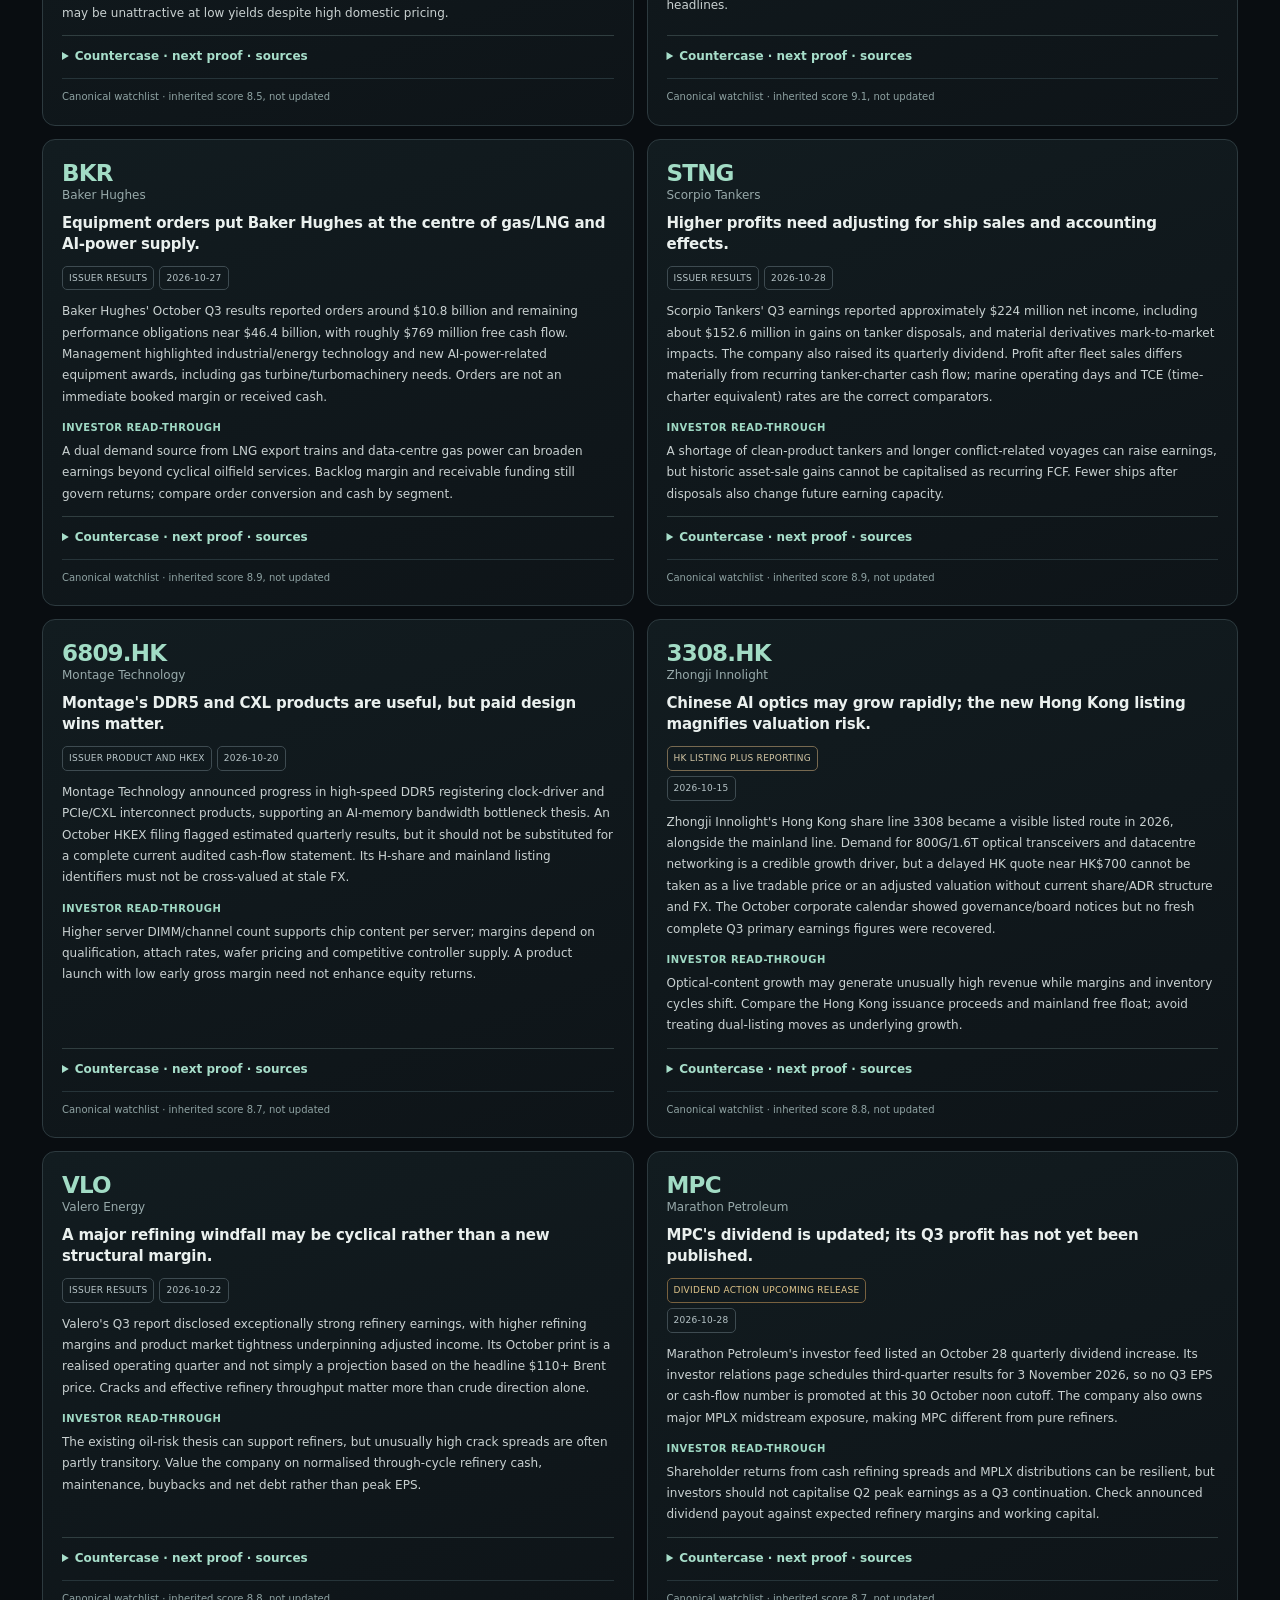
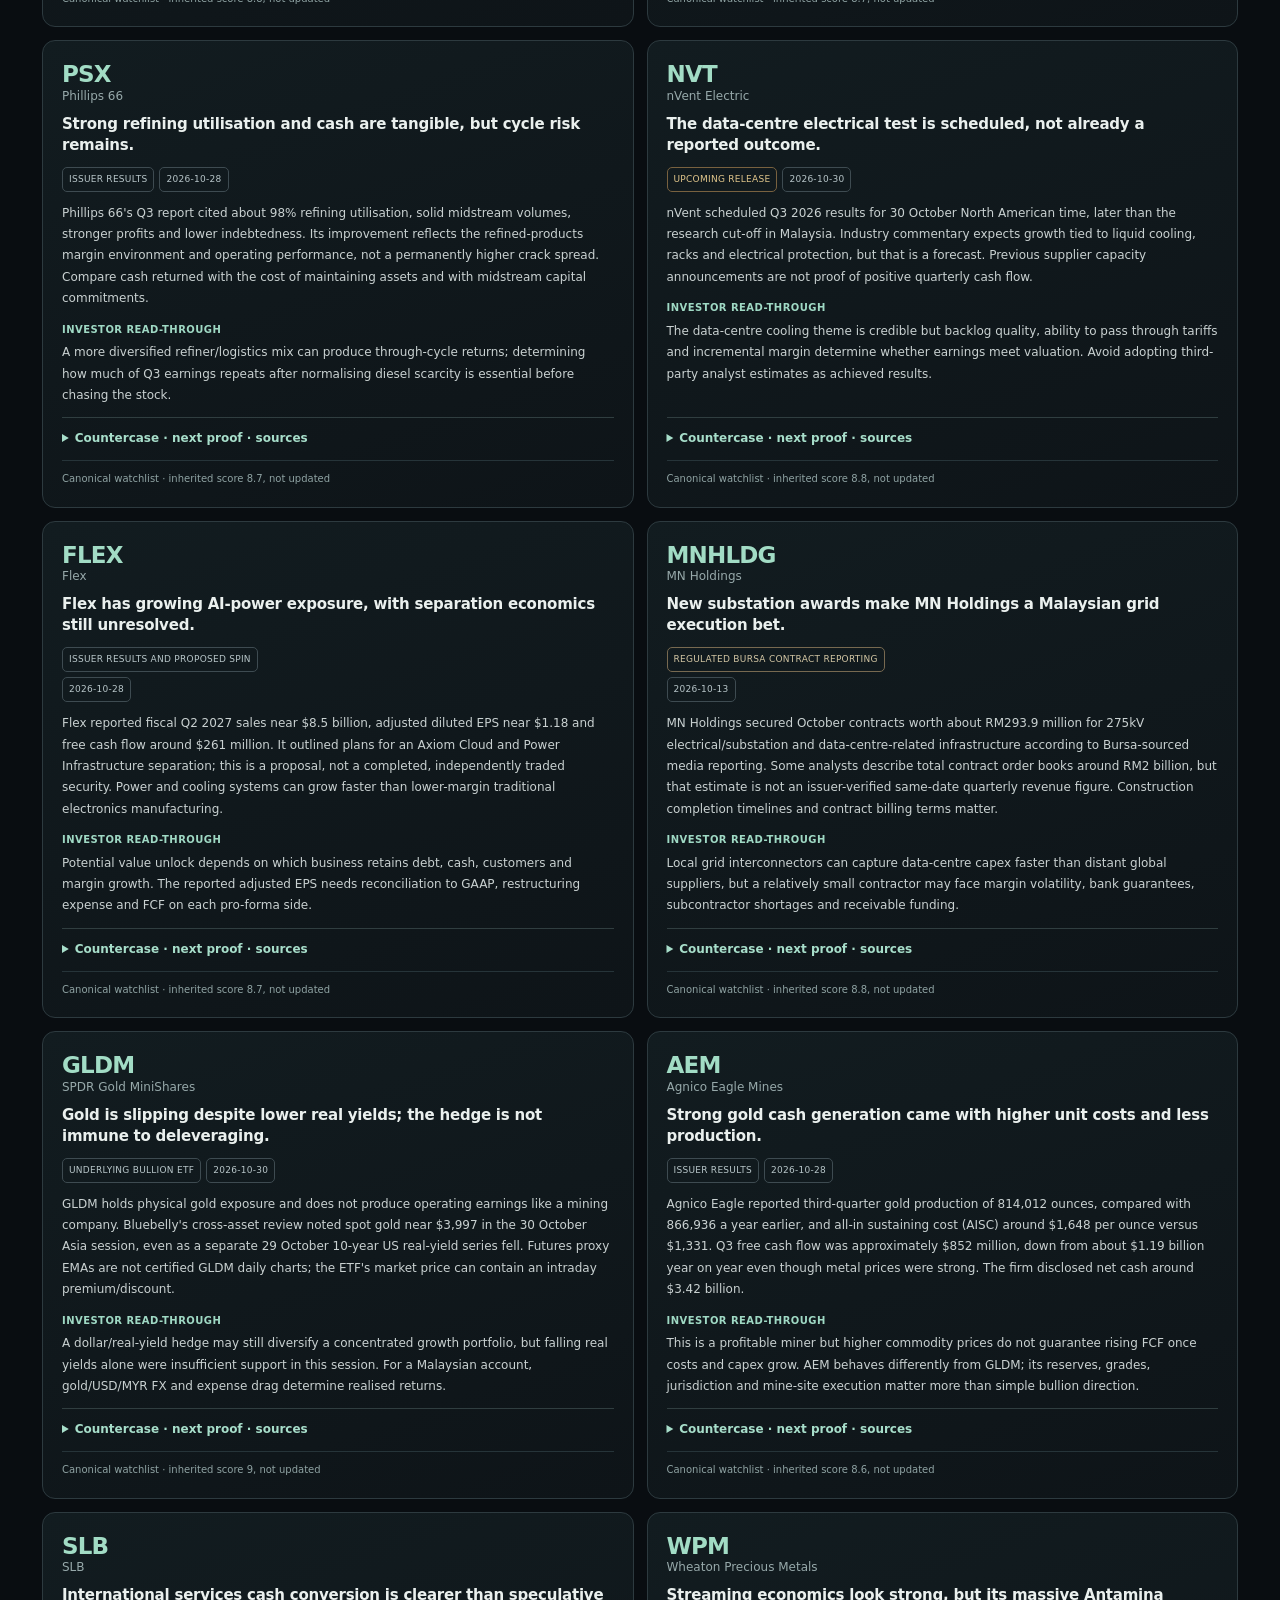
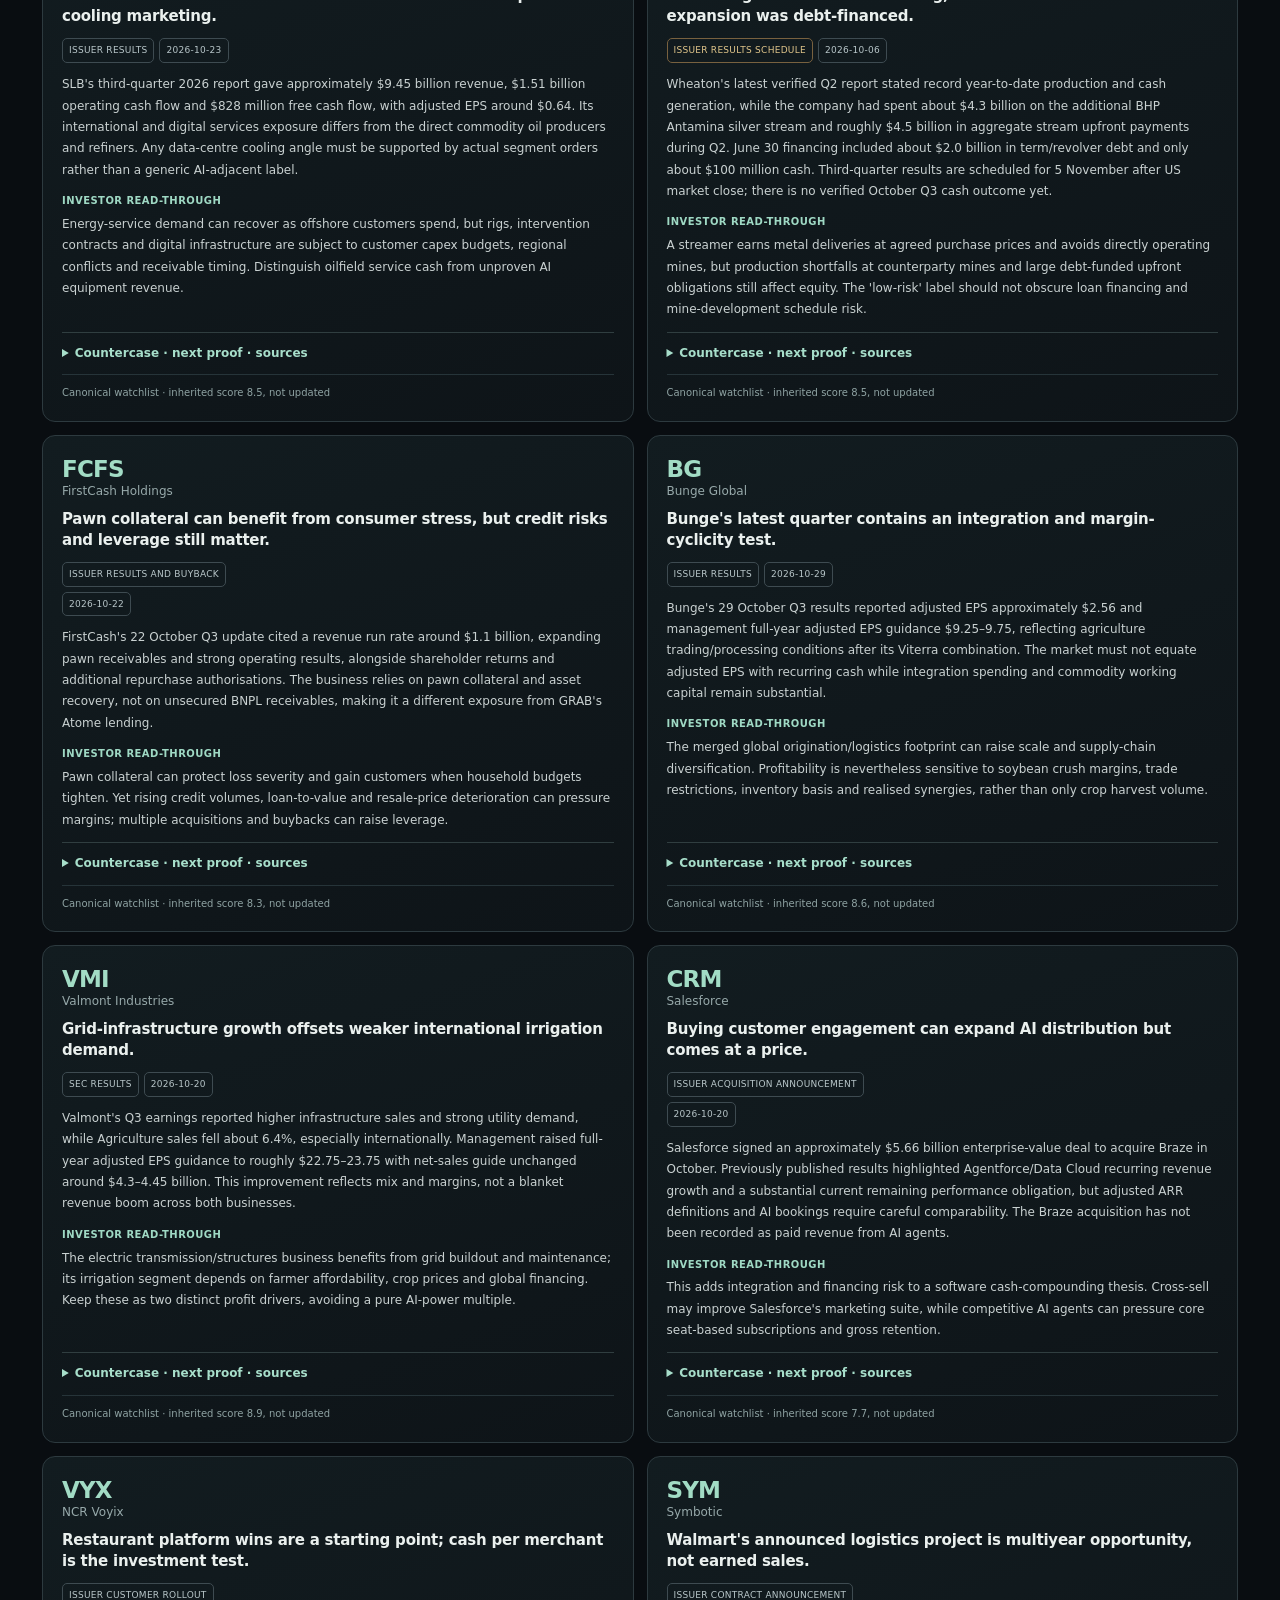
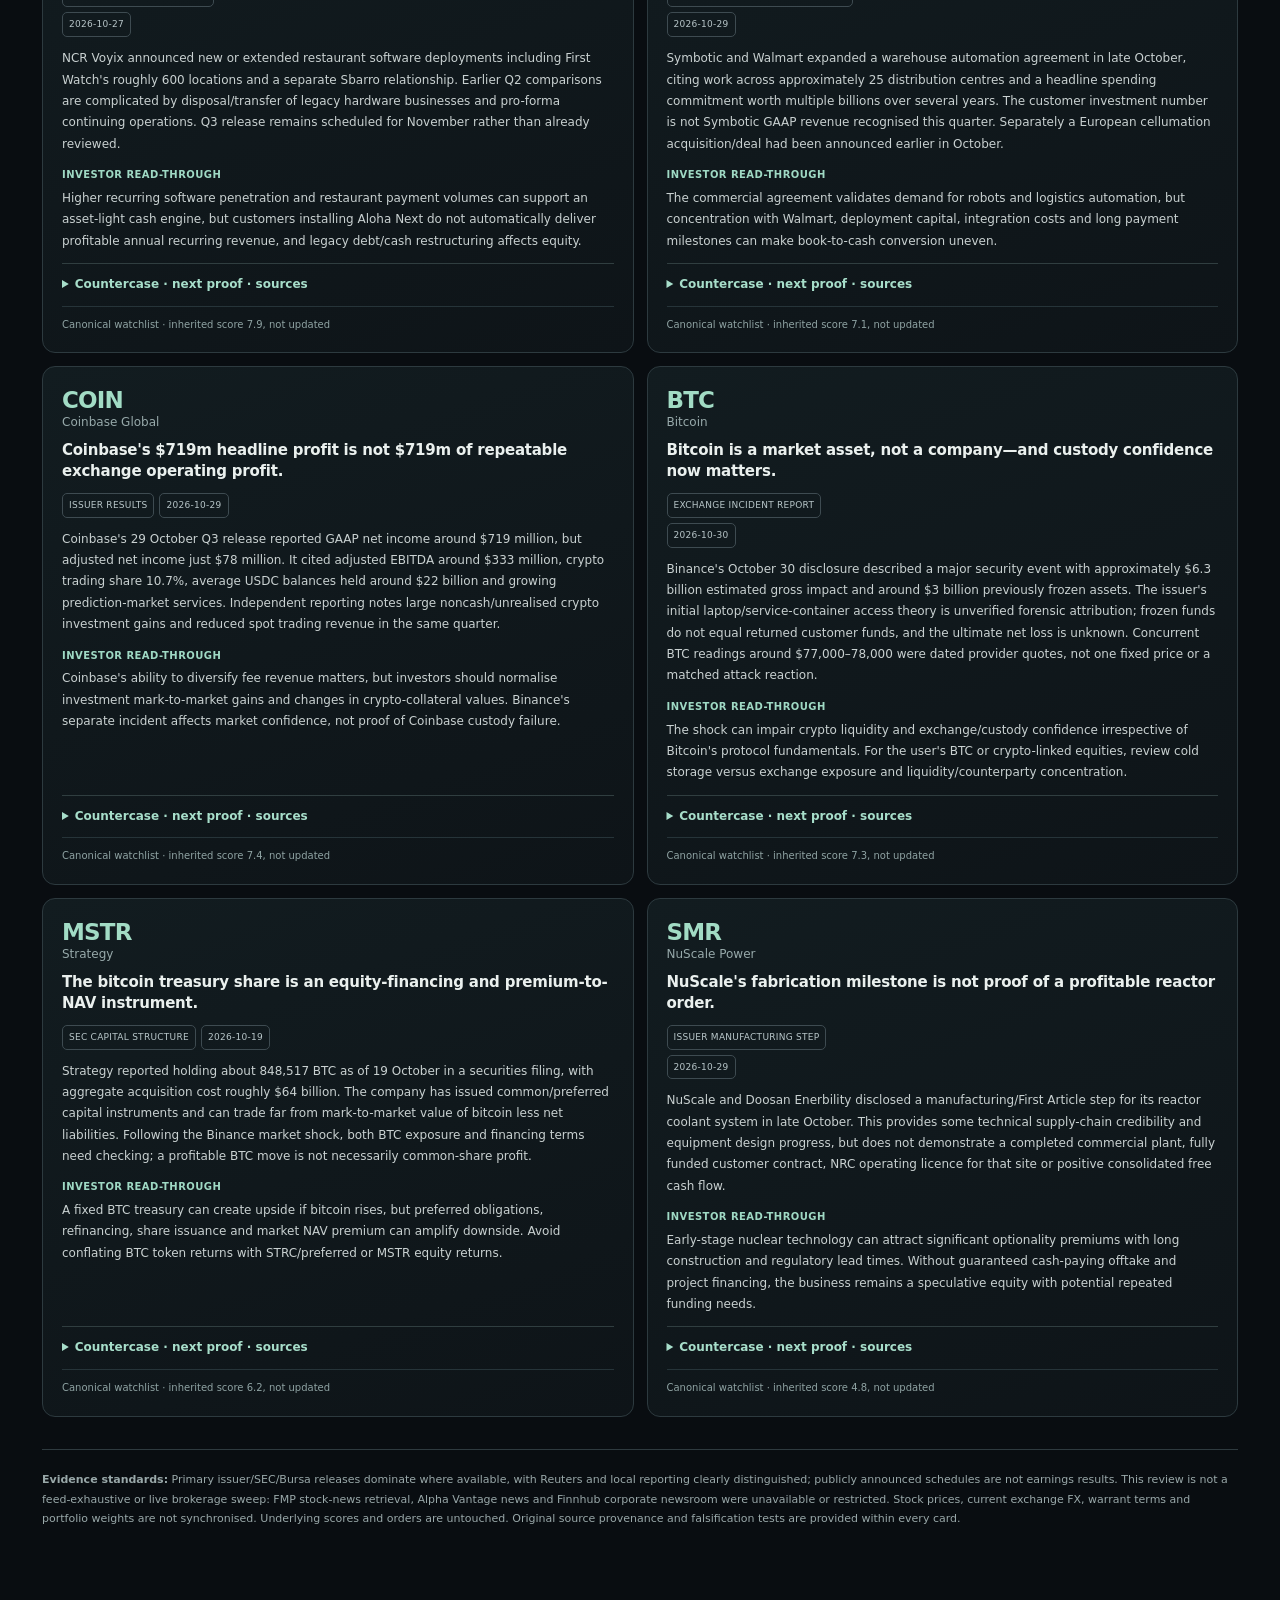
<file: security-news.html>
<!doctype html>
<html lang="en"><head><meta charset="utf-8"><meta name="viewport" content="width=device-width,initial-scale=1">
<title>54-Security News Investigation · Power Stack</title>
<meta name="description" content="Source-led 30 October 2026 deep news research for all eight PowerStack holdings and 46 watchlist securities, with opposing cases and earnings evidence gates.">
<link rel="stylesheet" href="styles.css">
<style>
:root{color-scheme:dark;--news:#a2dcc5;--news-muted:#a7b5b7;--news-bg:#090d11}
*{box-sizing:border-box}
body{margin:0;background:var(--news-bg);color:#eaf0ee;font-family:Inter,ui-sans-serif,system-ui,sans-serif;font-size:13px;line-height:1.65}
a{color:var(--news)}a:hover{text-decoration-color:currentColor}
a:focus-visible,button:focus-visible,input:focus-visible,summary:focus-visible{outline:2px solid var(--news);outline-offset:3px}
.news-root{max-width:1240px;margin:0 auto;padding:20px 22px 86px}
.news-hero{background:radial-gradient(ellipse at 90% 0,#14352e 0,transparent 57%),#10171b;border:1px solid #2c423b;border-radius:18px;padding:clamp(22px,4vw,40px);margin-bottom:20px}
.news-kicker{color:var(--news);font-size:11px;font-weight:800;letter-spacing:.14em;text-transform:uppercase}
.news-hero h1{font-size:clamp(27px,4.2vw,50px);letter-spacing:-.056em;line-height:1.1;max-width:950px;margin:11px 0}
.news-hero p{max-width:970px;color:#c1cecd;font-size:14px;line-height:1.8}
.news-pills{display:flex;gap:8px;flex-wrap:wrap;margin:18px 0}
.news-pills span{background:#101c1d;border:1px solid #3d5651;padding:5px 9px;border-radius:8px;color:#d9e9e4;font-size:11px}
.news-hero-links{display:flex;gap:14px;flex-wrap:wrap;margin:13px 0 0}
.news-hero-links a{font-size:12px;font-weight:700}
.news-brief{border-left:3px solid #9aceaa;background:#151d19;padding:14px 20px;border-radius:8px;margin:15px 0 22px;font-size:13px;line-height:1.75}
.news-brief strong{color:#d7e7d8}.news-brief p{margin:4px 0}
.news-toolbar{display:flex;flex-wrap:wrap;align-items:center;gap:10px;border:1px solid #2b383c;border-radius:12px;padding:12px;background:#10171b;position:sticky;top:0;z-index:5;box-shadow:0 8px 24px #0006}
.news-toolbar input{background:#080f12;color:#f1f4ee;border:1px solid #475553;border-radius:8px;min-width:200px;flex:1;padding:12px;font:inherit}
.news-filters{display:flex;gap:7px;flex-wrap:wrap}
.news-filters button{background:#131e20;color:#afc8c2;border:1px solid #3b514a;border-radius:7px;padding:10px 12px;font:600 12px inherit;cursor:pointer}
.news-filters button[aria-pressed="true"]{background:#25433c;color:#e7fff2;border-color:#5b997e}
.news-match{margin-left:auto;font-size:11px;color:#9bb1b1}
.news-group{margin:25px 0}.news-group-head{display:flex;justify-content:space-between;align-items:end;gap:16px;padding-bottom:12px;border-bottom:1px solid #314044;margin-bottom:12px}
.news-group h2{font-size:24px;letter-spacing:-.035em;margin:0}.news-group-head p{margin:3px 0;color:var(--news-muted);font-size:12px}
.news-count{font-size:10px;font-weight:850;letter-spacing:.1em;color:var(--news);text-transform:uppercase;white-space:nowrap}
.news-list{display:grid;grid-template-columns:repeat(2,minmax(0,1fr));gap:13px}
.news-card{background:linear-gradient(160deg,#121c20,#0e1418);border:1px solid #2d3a3f;border-radius:13px;padding:19px;min-width:0;display:flex;flex-direction:column;gap:11px}
.news-card[data-ticker="6742UW"]{border-color:#a58255}
.news-card-top{display:flex;justify-content:space-between;gap:11px;flex-wrap:wrap}
.news-symbol{font-size:23px;color:var(--news);font-weight:900;letter-spacing:-.035em;line-height:1.25}
.news-symbol span{display:block;font-size:12px;color:#97a9aa;font-weight:500;letter-spacing:0}
.news-card h3{font-size:15px;line-height:1.4;letter-spacing:-.015em;margin:10px 0 0}
.news-flags{display:flex;flex-wrap:wrap;gap:5px;max-width:225px}
.state{font-size:9px;text-transform:uppercase;letter-spacing:.03em;padding:4px 6px;border:1px solid #3e4b51;border-radius:5px;height:max-content;color:#b9c7ca;overflow-wrap:anywhere}
.state-upcoming{color:#e1c68b;border-color:#78613f}.state-identity{color:#e2a4a1;border-color:#844c4a}.state-partial,.state-reported{color:#d3c6a4;border-color:#776950}
.news-teaser,.news-impact,.news-more p{font-size:12px;line-height:1.78;color:#c9d1d1;margin:0}
.news-impact strong,.news-more b{color:#9fd9c4;display:block;font-size:10px;text-transform:uppercase;letter-spacing:.045em;margin-bottom:4px}
.news-card details{border-top:1px solid #303e40;padding-top:11px;margin-top:auto}
.news-card summary{color:#a7deca;font-weight:750;cursor:pointer;font-size:12px}
.news-more{padding-top:11px;display:grid;gap:11px}
.news-sources{display:flex;flex-wrap:wrap;gap:7px;font-size:11px}
.news-sources b{display:block;flex-basis:100%}
.news-sources a{border:1px solid #356354;border-radius:6px;padding:7px 9px;overflow-wrap:anywhere}
.news-bottom{display:flex;justify-content:space-between;gap:10px;align-items:center;flex-wrap:wrap;border-top:1px solid #263439;padding-top:10px;color:#8fa3a3;font-size:10px}
.news-important{font-size:9px;color:#e7d2a2;border:1px solid #7c6240;border-radius:5px;padding:3px 5px}
.news-footer{border-top:1px solid #2e3a3f;margin-top:32px;padding-top:20px;color:#99a8a9;font-size:11px;line-height:1.8}
.news-notfound{display:none;border:1px dashed #656c63;padding:20px;margin:15px 0;border-radius:10px;color:#c6cfc7}
[hidden]{display:none!important}
@media(max-width:850px){.news-list{grid-template-columns:1fr}.news-toolbar{position:static}.news-root{padding:12px 12px 55px}.news-group h2{font-size:20px}.news-flags{max-width:100%}.news-hero{padding:21px}.news-card{padding:14px}.news-match{margin-left:0}}
</style></head><body>
<main class="news-root main-content">
<header class="news-hero"><span class="news-kicker">POWER STACK / COMPANY NEWSROOM AUDIT / 30 OCT 2026</span>
<h1>What changed at every company I own or track?</h1>
<p>Deep, source-dated research on all 54 tracked instruments. Each name connects a development to possible revenue, financing, margins and shareholder cash, gives the opposing case, and ends with the exact filing or price evidence needed to act. Completed results and future announcements are never conflated.</p>
<div class="news-pills"><span>8 recorded holdings</span><span>46 scored watchlist entries</span><span>30 Oct, 12:15 MYT evidence freeze</span><span>No price, scores or orders changed</span></div>
<nav class="news-hero-links" aria-label="Related analysis"><a href="index.html">Investment desk</a><a href="market-to-portfolio.html">Market-to-portfolio bridge</a><a href="holdings.html">Current holdings</a><a href="watchlist.html">Full scorecard watchlist</a><a href="https://github.com/clydigital/power-stack/blob/main/research/2026-10-30-all-54-securities-news-deep-dive.md" target="_blank" rel="noopener noreferrer">Read full Markdown evidence ledger ↗</a></nav>
</header>
<div class="news-brief"><strong>Core finding</strong><p>Grid and power-equipment orders, selected LNG shipping contracts and some AI components have verifiable commercial receipts. But suppliers' backlogs are not always cash, while hyperscaler capital requirements, China memory yields, refinancing and acquisition dilution create different downside paths. No new security is cleared for a trade solely on the news.</p><p><strong>Highest holding diligence:</strong> 6742UW identity; YTL Power project funding; Hibiscus's exploratory power agreement; Dayang's operating recovery; Tesla's cash conversion and SpaceX linkages. Q3 Exxon results were future at this research freeze.</p></div>
<div class="news-toolbar" role="search"><label for="newsSearch" style="font-size:12px;font-weight:750">Find a company or catalyst</label><input id="newsSearch" type="search" placeholder="Ticker, company, earnings, LNG, financing, AI..." autocomplete="off"><div class="news-filters" role="group" aria-label="Filter by coverage"><button type="button" class="news-filter" data-view="all" aria-pressed="true">All 54</button><button type="button" class="news-filter" data-view="holdings" aria-pressed="false">My 8 holdings</button><button type="button" class="news-filter" data-view="watchlist" aria-pressed="false">46 watchlist</button><button type="button" class="news-filter" data-view="upcoming" aria-pressed="false">Upcoming print</button></div><span class="news-match" aria-live="polite" id="newsMatch">54 securities</span></div>
<div id="newsEmpty" class="news-notfound">No company matches the chosen filter. Try a different ticker or show all.</div>
<section class="news-group" id="security-news-holdings"><div class="news-group-head"><div><h2>01 / My existing holdings</h2><p>Research priorities, not forced exit or buy orders</p></div><span class="news-count">8 instruments</span></div><div class="news-list"><article class="news-card" data-group="holdings" data-kind="upcoming" data-ticker="XOM" data-search="xom exxonmobil  q3 earnings are scheduled; do not treat estimates as reported results. exxonmobil&#39;s investor relations calendar schedules its q3 2026 financial results for 30 october us morning, after the 12:15 myt research cutoff. brent above $110 in some october contract-month readings is supportive of crude realisations, but refining margins, chemical margins, upstream production and taxes determine consolidated earnings. no verified q3 result is admitted here. the earnings test can materially change the valuation of the existing xom position. the investor needs q3 operating cash, organic capex, dividend/buyback coverage, guyana and permian volume, realised crude/gas prices and refining spreads before upgrading the hold. obtain 30 october issuer release and 10-q after publication; compare consolidated cfo minus cash capex, segment eps, dividend+buyback and realised benchmark price with the prior two quarters.">
<div class="news-card-top"><div><div class="news-symbol">XOM <span>ExxonMobil</span></div><h3>Q3 earnings are scheduled; do not treat estimates as reported results.</h3></div><div class="news-flags"><span class="state state-upcoming">UPCOMING RELEASE</span><span class="state">2026-10-30</span></div></div>
<p class="news-teaser">ExxonMobil&#39;s investor relations calendar schedules its Q3 2026 financial results for 30 October US morning, after the 12:15 MYT research cutoff. Brent above $110 in some October contract-month readings is supportive of crude realisations, but refining margins, chemical margins, upstream production and taxes determine consolidated earnings. No verified Q3 result is admitted here.</p><p class="news-impact"><strong>Investor read-through</strong> The earnings test can materially change the valuation of the existing XOM position. The investor needs Q3 operating cash, organic capex, dividend/buyback coverage, Guyana and Permian volume, realised crude/gas prices and refining spreads before upgrading the hold.</p>
<details open><summary>Countercase · next proof · sources</summary><div class="news-more"><p><b>Countercase / what could go wrong</b> Strong integrated diversification and long-cycle low-cost barrels could stabilise cash generation even if the oil-risk premium fades. Conversely a high crude quote can coexist with weak products and heavy capex.</p><p><b>Next evidence to get</b> Obtain 30 October issuer release and 10-Q after publication; compare consolidated CFO minus cash capex, segment EPS, dividend+buyback and realised benchmark price with the prior two quarters.</p><div class="news-sources"><b>Source records</b> </div></div></details>
<div class="news-bottom"><span>Recorded holding · inherited score 88, not updated</span></div></article>
<article class="news-card" data-group="holdings" data-kind="source" data-ticker="MISC" data-search="misc misc berhad  long charters improve revenue visibility, but signed terms and build cash still matter. on 7 october the company disclosed letters of award for five newbuild lng carriers intended for 20-year charters starting in 2030; a separate 9 october announcement described a new 18,700-cbm lng carrier and 10-year charter scheduled from 2028. these are two distinct vessels/contract families. october press also cited an extension of a possible yinson privatisation proposal, not a completed acquisition. contracted shipping backlog is positive for long-run earning visibility and offsets some volatile spot lng-market exposure, but the short-term share-price call depends on shipbuilding capex, debt/lease structure and current operating tanker/vessel earnings. do not count non-final loas as already earning cash. verify final charter party signatures and counterparties, purchase/construction costs, charter rates or contracted margin, financing structure, delivery schedule and fy26 earnings excluding vessel-disposal gains.">
<div class="news-card-top"><div><div class="news-symbol">MISC <span>MISC Berhad</span></div><h3>Long charters improve revenue visibility, but signed terms and build cash still matter.</h3></div><div class="news-flags"><span class="state state-source">ORIGINAL COMPANY DISCLOSURE</span><span class="state">2026-10-09</span></div></div>
<p class="news-teaser">On 7 October the company disclosed letters of award for five newbuild LNG carriers intended for 20-year charters starting in 2030; a separate 9 October announcement described a new 18,700-cbm LNG carrier and 10-year charter scheduled from 2028. These are two distinct vessels/contract families. October press also cited an extension of a possible Yinson privatisation proposal, not a completed acquisition.</p><p class="news-impact"><strong>Investor read-through</strong> Contracted shipping backlog is positive for long-run earning visibility and offsets some volatile spot LNG-market exposure, but the short-term share-price call depends on shipbuilding capex, debt/lease structure and current operating tanker/vessel earnings. Do not count non-final LOAs as already earning cash.</p>
<details open><summary>Countercase · next proof · sources</summary><div class="news-more"><p><b>Countercase / what could go wrong</b> Long-tenor charters can finance newbuilds through contracted customer payments; the countercase is capital tie-up, delivery slippage and lower long-term charter returns after shipyard costs.</p><p><b>Next evidence to get</b> Verify final charter party signatures and counterparties, purchase/construction costs, charter rates or contracted margin, financing structure, delivery schedule and FY26 earnings excluding vessel-disposal gains.</p><div class="news-sources"><b>Source records</b> </div></div></details>
<div class="news-bottom"><span>Recorded holding · inherited score 82, not updated</span></div></article>
<article class="news-card" data-group="holdings" data-kind="source" data-ticker="HIBISCS" data-search="hibiscs hibiscus petroleum berhad  hibiscus is entering potential data-centre power, but the seri pajam agreement is exploratory. hibiscus petroleum announced a 14 october heads of agreement with seri pajam development, signed 30 september, to evaluate power projects at spd tech valley in senawang. potential projects span gas turbines and engines, solar power and carbon capture for industrial and data-centre use. the october arrangement is a collaboration framework, not a funded plant, secured ppa or booked electricity sales. separately, fy2026 net profit was approximately rm361 million, up around 207% year on year, with a 10-sen full-year dividend. this creates an energy-to-ai-adjacent optionality that did not exist in the same form before. do not give an exploration-and-production company a utility earnings multiple until a binding capacity, customer, tariff, project financing and capital return case is disclosed. retain core upstream volume/lifting costs and gas sales as the current earnings engine. obtain a signed project-development agreement, contracted mw and ppa/offtake, turbine/solar capex, funding shares, completion dates and margin; separately verify fy26 mature-field production, lifting cost, cash fcf and dividend cover.">
<div class="news-card-top"><div><div class="news-symbol">HIBISCS <span>Hibiscus Petroleum Berhad</span></div><h3>Hibiscus is entering potential data-centre power, but the Seri Pajam agreement is exploratory.</h3></div><div class="news-flags"><span class="state state-source">ISSUER HEADS OF AGREEMENT PLUS FY26 RESULTS</span><span class="state">2026-10-14</span></div></div>
<p class="news-teaser">Hibiscus Petroleum announced a 14 October Heads of Agreement with Seri Pajam Development, signed 30 September, to evaluate power projects at SPD Tech Valley in Senawang. Potential projects span gas turbines and engines, solar power and carbon capture for industrial and data-centre use. The October arrangement is a collaboration framework, not a funded plant, secured PPA or booked electricity sales. Separately, FY2026 net profit was approximately RM361 million, up around 207% year on year, with a 10-sen full-year dividend.</p><p class="news-impact"><strong>Investor read-through</strong> This creates an energy-to-AI-adjacent optionality that did not exist in the same form before. Do not give an exploration-and-production company a utility earnings multiple until a binding capacity, customer, tariff, project financing and capital return case is disclosed. Retain core upstream volume/lifting costs and gas sales as the current earnings engine.</p>
<details open><summary>Countercase · next proof · sources</summary><div class="news-more"><p><b>Countercase / what could go wrong</b> Management says prospective customers have been approached and Malaysia grid delays could create profitable private power opportunities. But the project may require major capex and regulatory approvals, while remaining too small or far away to matter to FY27 FCF.</p><p><b>Next evidence to get</b> Obtain a signed project-development agreement, contracted MW and PPA/offtake, turbine/solar capex, funding shares, completion dates and margin; separately verify FY26 mature-field production, lifting cost, cash FCF and dividend cover.</p><div class="news-sources"><b>Source records</b> </div></div></details>
<div class="news-bottom"><span>Recorded holding · inherited score 72, not updated</span><span class="news-important">Portfolio priority</span></div></article>
<article class="news-card" data-group="holdings" data-kind="source" data-ticker="YTLPOWR" data-search="ytlpowr ytl power international berhad  a large selangor industrial-park partnership is strategic acreage, not proven contracted ai cash. ytl power, sd guthrie and bumi assets announced a partnership around approximately 1,623 acres in bukit kerayong, selangor. the planned interest split is 35% ytl power, 30% sd guthrie and 35% bumi assets, with land valued near rm934 million in the venture. the company has also announced siemens gas-turbine-related power equipment initiatives. these arrangements are not equivalent to signed, financed data-centre tenants or a new consolidated earnings contribution. the company has credible exposure to malaysian power and industrial development, but significant common-stock and linked-warrant concentration means new project ambitions increase sensitivity to financing, execution and electricity tariff economics. distinguish property jv equity and utility operating earnings. obtain jv filings, stage-specific capital commitments, tenant offtake, interconnection cost recovery, regulated earnings and current bursa position value before considering additional capital.">
<div class="news-card-top"><div><div class="news-symbol">YTLPOWR <span>YTL Power International Berhad</span></div><h3>A large Selangor industrial-park partnership is strategic acreage, not proven contracted AI cash.</h3></div><div class="news-flags"><span class="state state-source">ORIGINAL JV ANNOUNCEMENT</span><span class="state">2026-10-29</span></div></div>
<p class="news-teaser">YTL Power, SD Guthrie and Bumi Assets announced a partnership around approximately 1,623 acres in Bukit Kerayong, Selangor. The planned interest split is 35% YTL Power, 30% SD Guthrie and 35% Bumi Assets, with land valued near RM934 million in the venture. The company has also announced Siemens gas-turbine-related power equipment initiatives. These arrangements are not equivalent to signed, financed data-centre tenants or a new consolidated earnings contribution.</p><p class="news-impact"><strong>Investor read-through</strong> The company has credible exposure to Malaysian power and industrial development, but significant common-stock and linked-warrant concentration means new project ambitions increase sensitivity to financing, execution and electricity tariff economics. Distinguish property JV equity and utility operating earnings.</p>
<details open><summary>Countercase · next proof · sources</summary><div class="news-more"><p><b>Countercase / what could go wrong</b> Land access and power availability may become scarce strategic assets and attract credible operators. Alternatively construction cost, dilution, project debt and tenants’ willingness to pay could compress equity returns.</p><p><b>Next evidence to get</b> Obtain JV filings, stage-specific capital commitments, tenant offtake, interconnection cost recovery, regulated earnings and current Bursa position value before considering additional capital.</p><div class="news-sources"><b>Source records</b> </div></div></details>
<div class="news-bottom"><span>Recorded holding · inherited score 73, not updated</span><span class="news-important">Portfolio priority</span></div></article>
<article class="news-card" data-group="holdings" data-kind="identity" data-ticker="6742UW" data-search="6742uw ytl power structured warrant / linked instrument  your ytl-linked warrant cannot be underwritten as an ordinary share. powerstack&#39;s broker-ledger alias 6742uw remains unresolved: it is not safely mapped to a current bursa structured-warrant isin, issuer or term sheet. web results show several distinct ytlpowr structured call warrants with different strikes, conversion ratios and 2027 expiries, plus the company&#39;s separate 2025–28 own-issued warrant; none can safely be treated as 6742uw without confirmation. a stock rise need not rescue an out-of-money, time-decaying warrant. capital at risk can be 100% of premium with high sensitivity to underlying price, remaining life, implied volatility, exercise terms and market-maker quotes. this warrants verification ahead of all other portfolio news. do not claim the company’s 2028 ordinary-share-exercisable warrant is the same as an unrelated 2027 structured call. match the exact broker contract description, bursa short name and isin, issuer, call/put, exercise price, conversion ratio, adjusted underlying, expiry, issue/market price, bid/ask and held units. then compute cash-settlement payoff and breakeven.">
<div class="news-card-top"><div><div class="news-symbol">6742UW <span>YTL Power structured warrant / linked instrument</span></div><h3>Your YTL-linked warrant cannot be underwritten as an ordinary share.</h3></div><div class="news-flags"><span class="state state-identity">INSTRUMENT ID UNVERIFIED</span><span class="state">2026-10-30</span></div></div>
<p class="news-teaser">PowerStack&#39;s broker-ledger alias 6742UW remains unresolved: it is not safely mapped to a current Bursa structured-warrant ISIN, issuer or term sheet. Web results show several distinct YTLPOWR structured call warrants with different strikes, conversion ratios and 2027 expiries, plus the company&#39;s separate 2025–28 own-issued warrant; none can safely be treated as 6742UW without confirmation. A stock rise need not rescue an out-of-money, time-decaying warrant.</p><p class="news-impact"><strong>Investor read-through</strong> Capital at risk can be 100% of premium with high sensitivity to underlying price, remaining life, implied volatility, exercise terms and market-maker quotes. This warrants verification ahead of all other portfolio news. Do not claim the company’s 2028 ordinary-share-exercisable warrant is the same as an unrelated 2027 structured call.</p>
<details open><summary>Countercase · next proof · sources</summary><div class="news-more"><p><b>Countercase / what could go wrong</b> A correctly identified warrant may offer positive leveraged upside if the share moves enough before expiry. Liquidity, spread widening and accelerated time decay can instead erase the position despite a sound company thesis.</p><p><b>Next evidence to get</b> Match the exact broker contract description, Bursa short name and ISIN, issuer, call/put, exercise price, conversion ratio, adjusted underlying, expiry, issue/market price, bid/ask and held units. Then compute cash-settlement payoff and breakeven.</p><div class="news-sources"><b>Source records</b> </div></div></details>
<div class="news-bottom"><span>Recorded holding · inherited score 60, not updated</span><span class="news-important">Portfolio priority</span></div></article>
<article class="news-card" data-group="holdings" data-kind="source" data-ticker="TTWO" data-search="ttwo take-two interactive software  gta vi launch is approaching; bookings are not the same as cash collected today. take-two&#39;s first-quarter fiscal 2027 release showed approximately $1.39 billion in net bookings and full-year bookings guidance of $8.0–8.2 billion. the last issuer-verified public launch target used in this audit is 19 november 2026 for grand theft auto vi. do not assert that it has shipped or estimate full game unit sales before launch. the approaching major product cycle can strengthen the long-run content economics, but the stock&#39;s discounted future cash may already anticipate strong day-one sales. marketing, development expenditure, platform take rates, online engagement and execution/delay risk can all shift the risk/reward. next reported results matter more than social pre-order rumours. check latest official rockstar/take-two launch confirmation, fiscal q2 actual bookings/adjusted operating income, remaining software costs, preorder disclosure and no-delayed-launch warnings.">
<div class="news-card-top"><div><div class="news-symbol">TTWO <span>Take-Two Interactive Software</span></div><h3>GTA VI launch is approaching; bookings are not the same as cash collected today.</h3></div><div class="news-flags"><span class="state state-source">ORIGINAL PREVIOUS RESULTS</span><span class="state">2026-08-07</span></div></div>
<p class="news-teaser">Take-Two&#39;s first-quarter fiscal 2027 release showed approximately $1.39 billion in net bookings and full-year bookings guidance of $8.0–8.2 billion. The last issuer-verified public launch target used in this audit is 19 November 2026 for Grand Theft Auto VI. Do not assert that it has shipped or estimate full game unit sales before launch.</p><p class="news-impact"><strong>Investor read-through</strong> The approaching major product cycle can strengthen the long-run content economics, but the stock&#39;s discounted future cash may already anticipate strong day-one sales. Marketing, development expenditure, platform take rates, online engagement and execution/delay risk can all shift the risk/reward. Next reported results matter more than social pre-order rumours.</p>
<details open><summary>Countercase · next proof · sources</summary><div class="news-more"><p><b>Countercase / what could go wrong</b> A record franchise launch and durable online spending could justify very high initial expectations. Another scheduling change, pricing resistance or poor monetisation could create outsized disappointment.</p><p><b>Next evidence to get</b> Check latest official Rockstar/Take-Two launch confirmation, fiscal Q2 actual bookings/adjusted operating income, remaining software costs, preorder disclosure and no-delayed-launch warnings.</p><div class="news-sources"><b>Source records</b> </div></div></details>
<div class="news-bottom"><span>Recorded holding · inherited score 67, not updated</span></div></article>
<article class="news-card" data-group="holdings" data-kind="source" data-ticker="TSLA" data-search="tsla tesla  the spacex possibility adds event risk to an operating-margin and free-cash-flow question. tesla&#39;s q3 sec 10-q reported revenue about $28.05 billion and gaap operating income about $0.718 billion; operating margin was roughly 2.6%, down sharply year on year. nine-month cash flow from operations was $14.897 billion against $13.014 billion cash property/equipment spending, yielding simple fcf about $1.883 billion, well below the previous year&#39;s comparable simple fcf. tesla invested roughly $2.002 billion in spacex equity separately from cash capex; it also disclosed spacex commercial receivables and deferred revenue. both boards have explored a possible combination through special committees, but no signed merger ratio or closing is established. the company has substantial cash plus securities, but operating profitability and capex payback drive intrinsic returns. its spacex financing and commercial linkages must be treated as disclosed exposures, not proven misconduct or an executed merger. security pricing at or near $400 needs a separate valuation sensitivity. reconcile q3/ytd margins, cfo versus cash capex and spacex settlement; obtain definitive merger legal terms if announced; compare current price with forward earnings/fcf and realistic energy/vehicle unit economics.">
<div class="news-card-top"><div><div class="news-symbol">TSLA <span>Tesla</span></div><h3>The SpaceX possibility adds event risk to an operating-margin and free-cash-flow question.</h3></div><div class="news-flags"><span class="state state-source">SEC 10Q VERIFIED</span><span class="state">2026-10-22</span></div></div>
<p class="news-teaser">Tesla&#39;s Q3 SEC 10-Q reported revenue about $28.05 billion and GAAP operating income about $0.718 billion; operating margin was roughly 2.6%, down sharply year on year. Nine-month cash flow from operations was $14.897 billion against $13.014 billion cash property/equipment spending, yielding simple FCF about $1.883 billion, well below the previous year&#39;s comparable simple FCF. Tesla invested roughly $2.002 billion in SpaceX equity separately from cash capex; it also disclosed SpaceX commercial receivables and deferred revenue. Both boards have explored a possible combination through special committees, but no signed merger ratio or closing is established.</p><p class="news-impact"><strong>Investor read-through</strong> The company has substantial cash plus securities, but operating profitability and capex payback drive intrinsic returns. Its SpaceX financing and commercial linkages must be treated as disclosed exposures, not proven misconduct or an executed merger. Security pricing at or near $400 needs a separate valuation sensitivity.</p>
<details open><summary>Countercase · next proof · sources</summary><div class="news-more"><p><b>Countercase / what could go wrong</b> Tesla&#39;s energy deployments, AI/robotics options and substantial liquidity may support long-duration returns. However, the standalone car margin squeeze, launch spending and potential related-party complexity can hurt shareholders even in a strong tech market.</p><p><b>Next evidence to get</b> Reconcile Q3/YTD margins, CFO versus cash capex and SpaceX settlement; obtain definitive merger legal terms if announced; compare current price with forward earnings/FCF and realistic energy/vehicle unit economics.</p><div class="news-sources"><b>Source records</b> </div></div></details>
<div class="news-bottom"><span>Recorded holding · inherited score 58, not updated</span><span class="news-important">Portfolio priority</span></div></article>
<article class="news-card" data-group="holdings" data-kind="source" data-ticker="DAYANG" data-search="dayang dayang enterprise holdings berhad  weak contract execution makes this an operating-repair story, not merely an oil-price bet. dayang reported second-quarter 2026 revenue approximately rm161.2 million, compared with rm267.3 million one year earlier; profit attributable to owners fell to approximately rm32.8 million from rm76.6 million. the source is a completed quarterly earnings filing, not a forecast. recent october ownership or corporate announcements do not by themselves demonstrate restoration of vessel activity, offshore maintenance utilisation or margin. for this existing losing position, a higher brent future improves customer incentive to spend only after project budgets, backlog conversions and invoice collections follow through. with the profit base markedly lower, do not average down purely on crude prices or an unchanged historical share score. obtain next bursa quarterly results and latest order-book utilisation, vessel days, receivables, cash/debt, new contract awards and subcontractor costs; reassess whether cash would be better deployed elsewhere.">
<div class="news-card-top"><div><div class="news-symbol">DAYANG <span>Dayang Enterprise Holdings Berhad</span></div><h3>Weak contract execution makes this an operating-repair story, not merely an oil-price bet.</h3></div><div class="news-flags"><span class="state state-source">ORIGINAL QUARTERLY RESULTS</span><span class="state">2026-08-26</span></div></div>
<p class="news-teaser">Dayang reported second-quarter 2026 revenue approximately RM161.2 million, compared with RM267.3 million one year earlier; profit attributable to owners fell to approximately RM32.8 million from RM76.6 million. The source is a completed quarterly earnings filing, not a forecast. Recent October ownership or corporate announcements do not by themselves demonstrate restoration of vessel activity, offshore maintenance utilisation or margin.</p><p class="news-impact"><strong>Investor read-through</strong> For this existing losing position, a higher Brent future improves customer incentive to spend only after project budgets, backlog conversions and invoice collections follow through. With the profit base markedly lower, do not average down purely on crude prices or an unchanged historical share score.</p>
<details open><summary>Countercase · next proof · sources</summary><div class="news-more"><p><b>Countercase / what could go wrong</b> A temporary contract lull could reverse as Malaysia offshore work orders and customer spending rise; alternatively lower utilisation, wage/vessel cost and working-capital pressure may persist for several quarters.</p><p><b>Next evidence to get</b> Obtain next Bursa quarterly results and latest order-book utilisation, vessel days, receivables, cash/debt, new contract awards and subcontractor costs; reassess whether cash would be better deployed elsewhere.</p><div class="news-sources"><b>Source records</b> </div></div></details>
<div class="news-bottom"><span>Recorded holding · inherited score 52, not updated</span><span class="news-important">Portfolio priority</span></div></article></div></section>
<section class="news-group" id="security-news-watchlist"><div class="news-group-head"><div><h2>02 / Scored watchlist</h2><p>Original PowerStack scores carried forward for historical context, without rerating</p></div><span class="news-count">46 instruments</span></div><div class="news-list"><article class="news-card" data-group="watchlist" data-kind="source" data-ticker="MU" data-search="mu micron technology ai memory · hbm scarcity hbm demand is real; capex and cash conversion decide the share-price upside. micron&#39;s latest available fiscal q4 / fy2026 official filing reported exceptional memory revenue growth tied to hbm and broader dram/nand pricing. its report reflects the completed september period, not a new october earnings surprise. a tight memory cycle can lift margins sharply while wafer-fab and hbm advanced-packaging spending rises in parallel. higher hbm mix supports structural earnings growth but large orders and chip shortages can overstate sustainable cycle margins. check fcf after plant capex, customer prepayments, 2027 supply commitments and price versus earnings on current share count. track next quarter hbm4 yields and contracted volume, gross margin outlook, cfo minus capex, inventory and days of supply; refresh same-date price and valuation.">
<div class="news-card-top"><div><div class="news-symbol">MU <span>Micron Technology</span></div><h3>HBM demand is real; capex and cash conversion decide the share-price upside.</h3></div><div class="news-flags"><span class="state state-source">ISSUER RESULTS</span><span class="state">2026-09-30</span></div></div>
<p class="news-teaser">Micron&#39;s latest available fiscal Q4 / FY2026 official filing reported exceptional memory revenue growth tied to HBM and broader DRAM/NAND pricing. Its report reflects the completed September period, not a new October earnings surprise. A tight memory cycle can lift margins sharply while wafer-fab and HBM advanced-packaging spending rises in parallel.</p><p class="news-impact"><strong>Investor read-through</strong> Higher HBM mix supports structural earnings growth but large orders and chip shortages can overstate sustainable cycle margins. Check FCF after plant capex, customer prepayments, 2027 supply commitments and price versus earnings on current share count.</p>
<details ><summary>Countercase · next proof · sources</summary><div class="news-more"><p><b>Countercase / what could go wrong</b> AI customers may secure long-duration purchases, limiting the old commodity cycle. Faster Chinese supply and later capacity additions could also compress HBM/DRAM margins.</p><p><b>Next evidence to get</b> Track next quarter HBM4 yields and contracted volume, gross margin outlook, CFO minus capex, inventory and days of supply; refresh same-date price and valuation.</p><div class="news-sources"><b>Source records</b> </div></div></details>
<div class="news-bottom"><span>Canonical watchlist · inherited score 9.4, not updated</span></div></article>
<article class="news-card" data-group="watchlist" data-kind="reported" data-ticker="LNG" data-search="lng cheniere energy lng · energy security raised lng outlook rests on cargo delivery and liquefaction economics. cheniere&#39;s 29 october q3 report raised its projected 2026 adjusted ebitda range to about $8.75–9.25 billion; reported roughly 188 lng export cargoes during q3, with revenue about $6.1 billion. expansion trains and long-term sales contracts offer different exposure from spot crude. the raised outlook is guidance rather than realised final-year fcf. the stronger earnings outlook supports contractual lng cash generation in an energy-security regime, but construction spending, variable feedgas costs, terminal reliability and future debt maturities still determine common-equity cash returns. compare official q3 release cfo/capex, contracted vs merchant volumes, trains commissioning schedule, debt cash interest and 2027 dividend/share-repurchase capacity.">
<div class="news-card-top"><div><div class="news-symbol">LNG <span>Cheniere Energy</span></div><h3>Raised LNG outlook rests on cargo delivery and liquefaction economics.</h3></div><div class="news-flags"><span class="state state-reported">ISSUER RESULTS REUTERS</span><span class="state">2026-10-29</span></div></div>
<p class="news-teaser">Cheniere&#39;s 29 October Q3 report raised its projected 2026 adjusted EBITDA range to about $8.75–9.25 billion; reported roughly 188 LNG export cargoes during Q3, with revenue about $6.1 billion. Expansion trains and long-term sales contracts offer different exposure from spot crude. The raised outlook is guidance rather than realised final-year FCF.</p><p class="news-impact"><strong>Investor read-through</strong> The stronger earnings outlook supports contractual LNG cash generation in an energy-security regime, but construction spending, variable feedgas costs, terminal reliability and future debt maturities still determine common-equity cash returns.</p>
<details ><summary>Countercase · next proof · sources</summary><div class="news-more"><p><b>Countercase / what could go wrong</b> Long-duration take-or-pay style contracts can make cash more resilient than spot commodity prices; war premiums may reverse and reduce margin on opportunistic cargoes.</p><p><b>Next evidence to get</b> Compare official Q3 release CFO/capex, contracted vs merchant volumes, trains commissioning schedule, debt cash interest and 2027 dividend/share-repurchase capacity.</p><div class="news-sources"><b>Source records</b> </div></div></details>
<div class="news-bottom"><span>Canonical watchlist · inherited score 9.2, not updated</span></div></article>
<article class="news-card" data-group="watchlist" data-kind="source" data-ticker="CRDO" data-search="crdo credo technology ai infrastructure · interconnect 1.6t optical cables address an ai bottleneck; product claims are not order receipts. credo introduced its zeroflap 1.6t active-light-cable system with short-reach, 50-metre row-scale ambitions and said deliveries would ramp later. related october announcements described high-speed interconnect collaboration with amd. technical specifications and launch plans cannot be equated with shipped paid datacentre units. high-performance connectivity can become a profitable picks-and-shovels supplier as gpu clusters expand, but product-development costs, a concentrated customer base, competitor qualifications and price compression could shrink the expected benefit. verify design wins converted into gaap sales, 1.6t shipments, hyperscaler share, gross margin, customer concentration and next quarterly gross-profit-to-cash conversion.">
<div class="news-card-top"><div><div class="news-symbol">CRDO <span>Credo Technology</span></div><h3>1.6T optical cables address an AI bottleneck; product claims are not order receipts.</h3></div><div class="news-flags"><span class="state state-source">ISSUER PRODUCT ANNOUNCEMENT</span><span class="state">2026-10-12</span></div></div>
<p class="news-teaser">Credo introduced its ZeroFlap 1.6T active-light-cable system with short-reach, 50-metre row-scale ambitions and said deliveries would ramp later. Related October announcements described high-speed interconnect collaboration with AMD. Technical specifications and launch plans cannot be equated with shipped paid datacentre units.</p><p class="news-impact"><strong>Investor read-through</strong> High-performance connectivity can become a profitable picks-and-shovels supplier as GPU clusters expand, but product-development costs, a concentrated customer base, competitor qualifications and price compression could shrink the expected benefit.</p>
<details ><summary>Countercase · next proof · sources</summary><div class="news-more"><p><b>Countercase / what could go wrong</b> A defensible architecture and low failure rate could win repeat platform designs; faster low-cost alternatives or stronger incumbent networking vendors could displace it.</p><p><b>Next evidence to get</b> Verify design wins converted into GAAP sales, 1.6T shipments, hyperscaler share, gross margin, customer concentration and next quarterly gross-profit-to-cash conversion.</p><div class="news-sources"><b>Source records</b> </div></div></details>
<div class="news-bottom"><span>Canonical watchlist · inherited score 9.1, not updated</span></div></article>
<article class="news-card" data-group="watchlist" data-kind="source" data-ticker="GRAB" data-search="grab grab holdings southeast asia platforms · turnaround atome changes grab from marketplace turnaround into consumer-credit underwriting. grab announced a proposed approximately $1.49 billion acquisition of 60% of atome financial, with a performance-linked later acquisition of the remaining interest. closing is expected in 2027, not completed. the company also discussed an october sarawak ai partnership, but that is not a proven near-term consolidated profit driver. delivery/mobility marketplace improvements and financial-services growth should be measured separately. new consumer lending introduces loan-loss provisioning, balance-sheet funding, regulatory capital, delinquency vintage and collection risks that can consume apparent adjusted ebitda improvements. obtain atome credit-vintage delinquency, net charge-offs, funding liabilities, acquisition earn-out and actual segment fcf. match current grab share price and ev to credible 2028 ebitda/fcf sensitivity.">
<div class="news-card-top"><div><div class="news-symbol">GRAB <span>Grab Holdings</span></div><h3>Atome changes Grab from marketplace turnaround into consumer-credit underwriting.</h3></div><div class="news-flags"><span class="state state-source">SEC TRANSACTION ANNOUNCEMENT</span><span class="state">2026-09-15</span></div></div>
<p class="news-teaser">Grab announced a proposed approximately $1.49 billion acquisition of 60% of Atome Financial, with a performance-linked later acquisition of the remaining interest. Closing is expected in 2027, not completed. The company also discussed an October Sarawak AI partnership, but that is not a proven near-term consolidated profit driver.</p><p class="news-impact"><strong>Investor read-through</strong> Delivery/mobility marketplace improvements and financial-services growth should be measured separately. New consumer lending introduces loan-loss provisioning, balance-sheet funding, regulatory capital, delinquency vintage and collection risks that can consume apparent adjusted EBITDA improvements.</p>
<details ><summary>Countercase · next proof · sources</summary><div class="news-more"><p><b>Countercase / what could go wrong</b> Atome distribution could expand high-return finance services if underwriting stays disciplined; a recession or looser lending standards could consume the marketplace cash cushion.</p><p><b>Next evidence to get</b> Obtain Atome credit-vintage delinquency, net charge-offs, funding liabilities, acquisition earn-out and actual segment FCF. Match current GRAB share price and EV to credible 2028 EBITDA/FCF sensitivity.</p><div class="news-sources"><b>Source records</b> </div></div></details>
<div class="news-bottom"><span>Canonical watchlist · inherited score 8.9, not updated</span></div></article>
<article class="news-card" data-group="watchlist" data-kind="source" data-ticker="BWXT" data-search="bwxt bwx technologies nuclear components · defence · commercial nuclear fuel awards extend a profitable operating franchise beyond reactor concepts. bwx technologies announced a multi-year triso fuel-production agreement with antares on 27 october, alongside earlier october banr microreactor developments. nuclear fuel, naval propulsion and government supply are nearer-term cash-generative franchises than many pre-revenue smr developers, but an announcement does not identify realised cash or exact award economics. reinforces diversified defence/nuclear backlog growth; margin and free cash flow depend on capacity upgrades, project timing, and whether commercial pilot commitments become repeat orders. a strong business can still be an expensive stock. reconcile latest issuer funded backlog vs unfunded awards, q3/fy guidance, adjusted-to-gaap earnings bridge, annual capex, triso deliveries and valuation after the next print.">
<div class="news-card-top"><div><div class="news-symbol">BWXT <span>BWX Technologies</span></div><h3>Fuel awards extend a profitable operating franchise beyond reactor concepts.</h3></div><div class="news-flags"><span class="state state-source">ISSUER CONTRACT ANNOUNCEMENT</span><span class="state">2026-10-27</span></div></div>
<p class="news-teaser">BWX Technologies announced a multi-year TRISO fuel-production agreement with Antares on 27 October, alongside earlier October BANR microreactor developments. Nuclear fuel, naval propulsion and government supply are nearer-term cash-generative franchises than many pre-revenue SMR developers, but an announcement does not identify realised cash or exact award economics.</p><p class="news-impact"><strong>Investor read-through</strong> Reinforces diversified defence/nuclear backlog growth; margin and free cash flow depend on capacity upgrades, project timing, and whether commercial pilot commitments become repeat orders. A strong business can still be an expensive stock.</p>
<details ><summary>Countercase · next proof · sources</summary><div class="news-more"><p><b>Countercase / what could go wrong</b> Government programmes and fuel certification provide long barriers to entry. Risks include budget timing, cost overruns, license delays and aggressive valuation.</p><p><b>Next evidence to get</b> Reconcile latest issuer funded backlog vs unfunded awards, Q3/FY guidance, adjusted-to-GAAP earnings bridge, annual capex, TRISO deliveries and valuation after the next print.</p><div class="news-sources"><b>Source records</b> </div></div></details>
<div class="news-bottom"><span>Canonical watchlist · inherited score 9, not updated</span></div></article>
<article class="news-card" data-group="watchlist" data-kind="source" data-ticker="DELL" data-search="dell dell technologies ai servers · enterprise infrastructure enterprise ai systems expand the sales pitch, not yet the proof of cash margin. dell and nvidia unveiled new ai factory capabilities on 21 october, referencing thousands of customer deployments and future product availability into 2027. the disclosure supports enterprise demand but mixes installed customers, future systems and marketing language; hardware booked backlog is not automatically high-margin recognised revenue. server sales can rise sharply while gpus, memory and customer financing absorb working capital and margins. distinguish dell&#39;s infrastructure growth, enterprise storage and client pc business from the 2027 product roadmap. check latest isg ai-server shipped revenues and backlog, gross margin by segment, receivable days, inventory financing, cloud-service attach rate and next dell quarter.">
<div class="news-card-top"><div><div class="news-symbol">DELL <span>Dell Technologies</span></div><h3>Enterprise AI systems expand the sales pitch, not yet the proof of cash margin.</h3></div><div class="news-flags"><span class="state state-source">ISSUER PRODUCT ANNOUNCEMENT</span><span class="state">2026-10-21</span></div></div>
<p class="news-teaser">Dell and NVIDIA unveiled new AI Factory capabilities on 21 October, referencing thousands of customer deployments and future product availability into 2027. The disclosure supports enterprise demand but mixes installed customers, future systems and marketing language; hardware booked backlog is not automatically high-margin recognised revenue.</p><p class="news-impact"><strong>Investor read-through</strong> Server sales can rise sharply while GPUs, memory and customer financing absorb working capital and margins. Distinguish Dell&#39;s infrastructure growth, enterprise storage and client PC business from the 2027 product roadmap.</p>
<details ><summary>Countercase · next proof · sources</summary><div class="news-more"><p><b>Countercase / what could go wrong</b> Scaled supply chains and services attach may produce recurring returns; component shortages, customer concentration and heavy integration costs can keep net FCF low.</p><p><b>Next evidence to get</b> Check latest ISG AI-server shipped revenues and backlog, gross margin by segment, receivable days, inventory financing, cloud-service attach rate and next Dell quarter.</p><div class="news-sources"><b>Source records</b> </div></div></details>
<div class="news-bottom"><span>Canonical watchlist · inherited score 8.8, not updated</span></div></article>
<article class="news-card" data-group="watchlist" data-kind="source" data-ticker="CEG" data-search="ceg constellation energy nuclear generation · ai power · long-duration contracts google&#39;s nuclear ppa is credible demand but new megawatts arrive on a schedule. constellation and google announced a long-duration agreement for an estimated 890 mw of additional output from upgrades at 11 nuclear plants, complementing an earlier amazon-linked nuclear power agreement. existing generation and contract counterparties make this different from speculative greenfield smrs. additional mw are projected, not already dispatched today. long-term contracted power may support cash and valuable transmission-ready supply, yet repowering capex, outage risk, nuclear fuel, regulatory permission and project start dates determine returns. watch ppa financial terms rather than assume data-centre power is universally priced at a premium. obtain contracted output start dates, customer credit support, incremental cost per mw, nuclear fleet availability, hedged electricity prices and net debt maturities.">
<div class="news-card-top"><div><div class="news-symbol">CEG <span>Constellation Energy</span></div><h3>Google&#39;s nuclear PPA is credible demand but new megawatts arrive on a schedule.</h3></div><div class="news-flags"><span class="state state-source">ISSUER PPA ANNOUNCEMENT</span><span class="state">2026-10-06</span></div></div>
<p class="news-teaser">Constellation and Google announced a long-duration agreement for an estimated 890 MW of additional output from upgrades at 11 nuclear plants, complementing an earlier Amazon-linked nuclear power agreement. Existing generation and contract counterparties make this different from speculative greenfield SMRs. Additional MW are projected, not already dispatched today.</p><p class="news-impact"><strong>Investor read-through</strong> Long-term contracted power may support cash and valuable transmission-ready supply, yet repowering capex, outage risk, nuclear fuel, regulatory permission and project start dates determine returns. Watch PPA financial terms rather than assume data-centre power is universally priced at a premium.</p>
<details ><summary>Countercase · next proof · sources</summary><div class="news-more"><p><b>Countercase / what could go wrong</b> High-quality counterparties can de-risk incremental MW. Wholesale-market volatility and lower-price repricing could still weaken margins once hedges roll.</p><p><b>Next evidence to get</b> Obtain contracted output start dates, customer credit support, incremental cost per MW, nuclear fleet availability, hedged electricity prices and net debt maturities.</p><div class="news-sources"><b>Source records</b> </div></div></details>
<div class="news-bottom"><span>Canonical watchlist · inherited score 9.3, not updated</span></div></article>
<article class="news-card" data-group="watchlist" data-kind="source" data-ticker="CTVA" data-search="ctva corteva crop protection · post-vylor separation the seed separation changes the instrument and invalidates pre-spin comparisons. corteva&#39;s october separation created vylor for seed operations, leaving legacy corteva focused on crop protection. the process includes share/ownership allocation mechanics in sec disclosure. historical ctva close prices, combined eps and revenue before separation cannot be compared to post-spin security prices without adjustments. powerstack&#39;s historical 8.7 score and ag-science rationale must be read in light of a materially different business. new investment underwriting should begin with standalone pro-forma cash, debt, specialty chemical margins and crop-cycle demand; do not use unadjusted old chart levels as technical triggers. confirm distribution ratio/ex-date and ctva/vylor identifiers; obtain first pro-forma balance sheets, continuing-operation cfo/capex, pesticide volume trends and post-spin adjusted valuation.">
<div class="news-card-top"><div><div class="news-symbol">CTVA <span>Corteva</span></div><h3>The seed separation changes the instrument and invalidates pre-spin comparisons.</h3></div><div class="news-flags"><span class="state state-source">SEC CORPORATE ACTION</span><span class="state">2026-10-01</span></div></div>
<p class="news-teaser">Corteva&#39;s October separation created Vylor for seed operations, leaving legacy Corteva focused on crop protection. The process includes share/ownership allocation mechanics in SEC disclosure. Historical CTVA close prices, combined EPS and revenue before separation cannot be compared to post-spin security prices without adjustments.</p><p class="news-impact"><strong>Investor read-through</strong> PowerStack&#39;s historical 8.7 score and ag-science rationale must be read in light of a materially different business. New investment underwriting should begin with standalone pro-forma cash, debt, specialty chemical margins and crop-cycle demand; do not use unadjusted old chart levels as technical triggers.</p>
<details ><summary>Countercase · next proof · sources</summary><div class="news-more"><p><b>Countercase / what could go wrong</b> The remaining company may offer clearer capital returns and focused investment; the old seed franchise may have held the more defensive IP growth, reducing standalone quality.</p><p><b>Next evidence to get</b> Confirm distribution ratio/ex-date and CTVA/Vylor identifiers; obtain first pro-forma balance sheets, continuing-operation CFO/capex, pesticide volume trends and post-spin adjusted valuation.</p><div class="news-sources"><b>Source records</b> </div></div></details>
<div class="news-bottom"><span>Canonical watchlist · inherited score 8.7, not updated</span></div></article>
<article class="news-card" data-group="watchlist" data-kind="partial" data-ticker="FCX" data-search="fcx freeport-mcmoran copper · electrification · ai power copper&#39;s strategic demand does not erase grasberg mine execution risk. freeport&#39;s investor relations indicates third-quarter results were released on 27 october. copper demand from power grids and data centres remains a structural support, but indonesia&#39;s grasberg operations and shipment timing can overwhelm a benchmark copper-price rally in any single quarter. specific q3 tonnes, unit cash costs and capex figures were not independently extracted in this sweep. underwrite recovery of mined/sold volume and attributable fcf, not a generic ai copper narrative. project restart schedules and safety/legal costs may change both near-term cash and future reserves. open issuer q3 presentation and verify grasberg output/recovery plan, concentrate inventories, attributable sales, unit net cash cost/lb, cash capex and 2027 production guide.">
<div class="news-card-top"><div><div class="news-symbol">FCX <span>Freeport-McMoRan</span></div><h3>Copper&#39;s strategic demand does not erase Grasberg mine execution risk.</h3></div><div class="news-flags"><span class="state state-partial">ISSUER RESULTS PARTIAL</span><span class="state">2026-10-27</span></div></div>
<p class="news-teaser">Freeport&#39;s investor relations indicates third-quarter results were released on 27 October. Copper demand from power grids and data centres remains a structural support, but Indonesia&#39;s Grasberg operations and shipment timing can overwhelm a benchmark copper-price rally in any single quarter. Specific Q3 tonnes, unit cash costs and capex figures were not independently extracted in this sweep.</p><p class="news-impact"><strong>Investor read-through</strong> Underwrite recovery of mined/sold volume and attributable FCF, not a generic AI copper narrative. Project restart schedules and safety/legal costs may change both near-term cash and future reserves.</p>
<details ><summary>Countercase · next proof · sources</summary><div class="news-more"><p><b>Countercase / what could go wrong</b> Long-lived low-cost copper assets can benefit from electrification and constrained global supply. Production disruptions and high-grade transitions may offset copper price gains.</p><p><b>Next evidence to get</b> Open issuer Q3 presentation and verify Grasberg output/recovery plan, concentrate inventories, attributable sales, unit net cash cost/lb, cash capex and 2027 production guide.</p><div class="news-sources"><b>Source records</b> </div></div></details>
<div class="news-bottom"><span>Canonical watchlist · inherited score 8.5, not updated</span></div></article>
<article class="news-card" data-group="watchlist" data-kind="source" data-ticker="NTR" data-search="ntr nutrien fertilizer · agriculture potash volumes and nitrogen feedstock dynamics can diverge. nutrien issued october operational commentary on its trinidad nitrogen operation; its completed second-quarter report showed strong potash sales volumes but a mixed nitrogen cycle. a november quarterly print remains an upcoming catalyst at this audit cutoff. grain/fertiliser prices, farmer economics, potash contract pricing and feedgas shocks differ by product. the agriculture sleeve can diversify ai duration exposure, but feedgas-cost shocks, farmer affordability and capital-intensity can reduce fcf despite strong tonnage. compare current selling prices with the prior quarter rather than assume every fertiliser producer wins from scarcity. verify q3 official release timing, trinidad outage duration, potash realised price and tonnes, nitrogen cost margins, north america retail earnings, net debt and fcf.">
<div class="news-card-top"><div><div class="news-symbol">NTR <span>Nutrien</span></div><h3>Potash volumes and nitrogen feedstock dynamics can diverge.</h3></div><div class="news-flags"><span class="state state-source">ISSUER OPERATING UPDATE</span><span class="state">2026-10-05</span></div></div>
<p class="news-teaser">Nutrien issued October operational commentary on its Trinidad nitrogen operation; its completed second-quarter report showed strong potash sales volumes but a mixed nitrogen cycle. A November quarterly print remains an upcoming catalyst at this audit cutoff. Grain/fertiliser prices, farmer economics, potash contract pricing and feedgas shocks differ by product.</p><p class="news-impact"><strong>Investor read-through</strong> The agriculture sleeve can diversify AI duration exposure, but feedgas-cost shocks, farmer affordability and capital-intensity can reduce FCF despite strong tonnage. Compare current selling prices with the prior quarter rather than assume every fertiliser producer wins from scarcity.</p>
<details ><summary>Countercase · next proof · sources</summary><div class="news-more"><p><b>Countercase / what could go wrong</b> Supply disruption can sustain higher potash and nitrogen pricing; crop income stress can ultimately suppress demand and produce inventory accumulation.</p><p><b>Next evidence to get</b> Verify Q3 official release timing, Trinidad outage duration, potash realised price and tonnes, nitrogen cost margins, North America retail earnings, net debt and FCF.</p><div class="news-sources"><b>Source records</b> </div></div></details>
<div class="news-bottom"><span>Canonical watchlist · inherited score 8.2, not updated</span></div></article>
<article class="news-card" data-group="watchlist" data-kind="source" data-ticker="AVGO" data-search="avgo broadcom ai semiconductors · customer financing the $63bn anthropic plan is a demand and counterparty-credit question. broadcom and financing partners announced an approximately $63 billion structured financing arrangement for anthropic-related ai hardware infrastructure, involving first-lien bank capital, blackstone second-lien exposure and broadcom residual-value support. proposed commitments, closing draws, delivery and recognised chip revenue are different states. the proposed arrangement illustrates substantial expected custom-compute demand, but support for the residual value of accelerators can transfer technology obsolescence and credit risk back to suppliers. the investor should stress-test how much of &#39;ai backlog&#39; is truly cash-funded. read definitive spv agreements and broadcom filings for maximum residual guarantees, collateral treatment, cash draw timetable, customer take-or-pay and gaap revenue recognition.">
<div class="news-card-top"><div><div class="news-symbol">AVGO <span>Broadcom</span></div><h3>The $63bn Anthropic plan is a demand and counterparty-credit question.</h3></div><div class="news-flags"><span class="state state-source">ISSUER FINANCING STRUCTURAL</span><span class="state">2026-10-26</span></div></div>
<p class="news-teaser">Broadcom and financing partners announced an approximately $63 billion structured financing arrangement for Anthropic-related AI hardware infrastructure, involving first-lien bank capital, Blackstone second-lien exposure and Broadcom residual-value support. Proposed commitments, closing draws, delivery and recognised chip revenue are different states.</p><p class="news-impact"><strong>Investor read-through</strong> The proposed arrangement illustrates substantial expected custom-compute demand, but support for the residual value of accelerators can transfer technology obsolescence and credit risk back to suppliers. The investor should stress-test how much of &#39;AI backlog&#39; is truly cash-funded.</p>
<details ><summary>Countercase · next proof · sources</summary><div class="news-more"><p><b>Countercase / what could go wrong</b> Access to committed debt and reliable end-customer demand may accelerate high-margin hardware revenue; if utilisation or AI pricing disappoints, collateral values and borrower ability to refinance become central.</p><p><b>Next evidence to get</b> Read definitive SPV agreements and Broadcom filings for maximum residual guarantees, collateral treatment, cash draw timetable, customer take-or-pay and GAAP revenue recognition.</p><div class="news-sources"><b>Source records</b> </div></div></details>
<div class="news-bottom"><span>Canonical watchlist · inherited score 8, not updated</span></div></article>
<article class="news-card" data-group="watchlist" data-kind="upcoming" data-ticker="CCJ" data-search="ccj cameco uranium · fuel cycle · operating assets q3 call lies ahead of the asia research cutoff. cameco scheduled its third-quarter 2026 release and conference call for 30 october north american time. uranium term contracting, production/lb sales, inventory and westinghouse earnings are more decision-useful than a headline uranium spot quote. as of this noon-malaysia cutoff, the q3 results are not included as realised facts. fuel contracting with utilities can smooth some volatility, but guidance changes and westinghouse&#39;s service/capital commitments matter materially. avoid buying solely because nuclear power is linked to ai demand. read newly published issuer q3 after release: realised price per pound, contracted volumes, production, westinghouse contribution, cfo/capex and 2027 guidance.">
<div class="news-card-top"><div><div class="news-symbol">CCJ <span>Cameco</span></div><h3>Q3 call lies ahead of the Asia research cutoff.</h3></div><div class="news-flags"><span class="state state-upcoming">UPCOMING RELEASE</span><span class="state">2026-10-30</span></div></div>
<p class="news-teaser">Cameco scheduled its third-quarter 2026 release and conference call for 30 October North American time. Uranium term contracting, production/lb sales, inventory and Westinghouse earnings are more decision-useful than a headline uranium spot quote. As of this noon-Malaysia cutoff, the Q3 results are not included as realised facts.</p><p class="news-impact"><strong>Investor read-through</strong> Fuel contracting with utilities can smooth some volatility, but guidance changes and Westinghouse&#39;s service/capital commitments matter materially. Avoid buying solely because nuclear power is linked to AI demand.</p>
<details ><summary>Countercase · next proof · sources</summary><div class="news-more"><p><b>Countercase / what could go wrong</b> Supply discipline and long-term utility needs are constructive; term pricing already embedded in stock multiples and execution underdelivery could disappoint.</p><p><b>Next evidence to get</b> Read newly published issuer Q3 after release: realised price per pound, contracted volumes, production, Westinghouse contribution, CFO/capex and 2027 guidance.</p><div class="news-sources"><b>Source records</b> </div></div></details>
<div class="news-bottom"><span>Canonical watchlist · inherited score 9.2, not updated</span></div></article>
<article class="news-card" data-group="watchlist" data-kind="upcoming" data-ticker="CF" data-search="cf cf industries nitrogen fertilizer · feedstock scarcity strong first-half nitrogen returns are not the same as a clean recurring run rate. cf industries&#39; latest first-half 2026 report showed $1.34 billion net earnings and $2.18 billion adjusted ebitda, including an approximately $170 million litigation settlement gain. product prices rose amid supply disruption and iran-related scarcity while aggregate volumes declined, including yazoo city lost availability. the company announced its next earnings call for 5 november; the actual q3 announcement is expected immediately before that, not already verified. this is an attractive non-ai cash engine only if net fertiliser-gas spreads and sales volumes persist after the supply disruption. shareholder fcf must exclude one-offs and allow for blue point low-carbon ammonia capital requirements. verify q3 normalised cash earnings, nitrogen-gas unit spreads, volume recovery, yazoo city restart, committed blue point cash calls, dividend and buybacks; check current cf stock valuation.">
<div class="news-card-top"><div><div class="news-symbol">CF <span>CF Industries</span></div><h3>Strong first-half nitrogen returns are not the same as a clean recurring run rate.</h3></div><div class="news-flags"><span class="state state-upcoming">ISSUER RESULTS SCHEDULE</span><span class="state">2026-10-07</span></div></div>
<p class="news-teaser">CF Industries&#39; latest first-half 2026 report showed $1.34 billion net earnings and $2.18 billion adjusted EBITDA, including an approximately $170 million litigation settlement gain. Product prices rose amid supply disruption and Iran-related scarcity while aggregate volumes declined, including Yazoo City lost availability. The company announced its next earnings call for 5 November; the actual Q3 announcement is expected immediately before that, not already verified.</p><p class="news-impact"><strong>Investor read-through</strong> This is an attractive non-AI cash engine only if net fertiliser-gas spreads and sales volumes persist after the supply disruption. Shareholder FCF must exclude one-offs and allow for Blue Point low-carbon ammonia capital requirements.</p>
<details ><summary>Countercase · next proof · sources</summary><div class="news-more"><p><b>Countercase / what could go wrong</b> Scarcity and North American cost advantage can sustain margins; demand elasticity and new global capacity could make current earnings peak-cyclical.</p><p><b>Next evidence to get</b> Verify Q3 normalised cash earnings, nitrogen-gas unit spreads, volume recovery, Yazoo City restart, committed Blue Point cash calls, dividend and buybacks; check current CF stock valuation.</p><div class="news-sources"><b>Source records</b> </div></div></details>
<div class="news-bottom"><span>Canonical watchlist · inherited score 8.8, not updated</span></div></article>
<article class="news-card" data-group="watchlist" data-kind="source" data-ticker="9988.HK" data-search="9988.hk alibaba group china ai · cloud · models · custom silicon alibaba&#39;s accelerating cloud economics come with new equity issuance. alibaba&#39;s august quarter results showed ai cloud and compute services revenue near $7.1 billion, up 45% year-on-year, with cloud adjusted ebita up about 133%. the issuer also disclosed completion of an hk$80 billion new-share placing in late august. that is operational momentum alongside potential shareholder dilution and funding needs; no later october official quarter was found in the primary issuer listing at this cutoff. china ai adoption can lift alibaba cloud margins and economies of scale, but incremental compute spend, price competition, regulatory risk and equity dilution must be reflected in per-share returns. commerce cash remains an important source of ai funding. review actual cloud ebita/capex/fcf, share count after placing, qwen paid usage and buybacks; compare hk versus us listing and current exchange/fx quote.">
<div class="news-card-top"><div><div class="news-symbol">9988.HK <span>Alibaba Group</span></div><h3>Alibaba&#39;s accelerating cloud economics come with new equity issuance.</h3></div><div class="news-flags"><span class="state state-source">ISSUER RESULTS AND FINANCING</span><span class="state">2026-08-26</span></div></div>
<p class="news-teaser">Alibaba&#39;s August quarter results showed AI Cloud and Compute Services revenue near $7.1 billion, up 45% year-on-year, with cloud adjusted EBITA up about 133%. The issuer also disclosed completion of an HK$80 billion new-share placing in late August. That is operational momentum alongside potential shareholder dilution and funding needs; no later October official quarter was found in the primary issuer listing at this cutoff.</p><p class="news-impact"><strong>Investor read-through</strong> China AI adoption can lift Alibaba cloud margins and economies of scale, but incremental compute spend, price competition, regulatory risk and equity dilution must be reflected in per-share returns. Commerce cash remains an important source of AI funding.</p>
<details ><summary>Countercase · next proof · sources</summary><div class="news-more"><p><b>Countercase / what could go wrong</b> An integrated China cloud/commerce franchise may sustain AI monetisation despite chip restrictions. Domestic competition, AI inference price pressure and geopolitics may absorb these gains.</p><p><b>Next evidence to get</b> Review actual cloud EBITA/capex/FCF, share count after placing, Qwen paid usage and buybacks; compare HK versus US listing and current exchange/FX quote.</p><div class="news-sources"><b>Source records</b> </div></div></details>
<div class="news-bottom"><span>Canonical watchlist · inherited score 8.8, not updated</span></div></article>
<article class="news-card" data-group="watchlist" data-kind="source" data-ticker="GEV" data-search="gev ge vernova gas power · electrification · grid · data-centre power record backlog and strong cash distinguish gev from pre-funded ai projects. ge vernova&#39;s 28 october third-quarter report disclosed approximately $197 billion in backlog, $12.6 billion quarterly revenue, $6.1 billion operating cash flow and $5.4 billion free cash flow, as well as higher full-year guidance. it separately announced an agreement to acquire trench for roughly $9 billion, subject to closing conditions. heavy customer deposits and turbine slot reservations require careful cash-quality analysis. gev provides actual gas turbines, grid and electrification bottlenecks. its order book and cash collections support a real operating thesis, but not automatically current valuation or completion of the acquisition. reconcile backlog additions to deposits and revenue, cash conversion excluding advances, capex, after-tax acquisition returns, turbine slot utilisation and share valuation.">
<div class="news-card-top"><div><div class="news-symbol">GEV <span>GE Vernova</span></div><h3>Record backlog and strong cash distinguish GEV from pre-funded AI projects.</h3></div><div class="news-flags"><span class="state state-source">ISSUER RESULTS AND ACQUISITION</span><span class="state">2026-10-28</span></div></div>
<p class="news-teaser">GE Vernova&#39;s 28 October third-quarter report disclosed approximately $197 billion in backlog, $12.6 billion quarterly revenue, $6.1 billion operating cash flow and $5.4 billion free cash flow, as well as higher full-year guidance. It separately announced an agreement to acquire Trench for roughly $9 billion, subject to closing conditions. Heavy customer deposits and turbine slot reservations require careful cash-quality analysis.</p><p class="news-impact"><strong>Investor read-through</strong> GEV provides actual gas turbines, grid and electrification bottlenecks. Its order book and cash collections support a real operating thesis, but not automatically current valuation or completion of the acquisition.</p>
<details ><summary>Countercase · next proof · sources</summary><div class="news-more"><p><b>Countercase / what could go wrong</b> Multi-year equipment supply and power shortages support pricing and margins; large backlog can contain cancellation clauses, delivery risk and advance-payment timing that reverse later.</p><p><b>Next evidence to get</b> Reconcile backlog additions to deposits and revenue, cash conversion excluding advances, capex, after-tax acquisition returns, turbine slot utilisation and share valuation.</p><div class="news-sources"><b>Source records</b> </div></div></details>
<div class="news-bottom"><span>Canonical watchlist · inherited score 9.4, not updated</span></div></article>
<article class="news-card" data-group="watchlist" data-kind="source" data-ticker="VST" data-search="vst vistra existing generation · peak load · ai power scarcity preferred redemption and coming earnings merit more scrutiny than generic nuclear optimism. vistra&#39;s late-october issuer announcements include an october 15 redemption of outstanding 8% series a preferred shares and an october 29 common/preferred dividend declaration. q3 earnings are scheduled for 6 november. these are verifiable capital-structure and shareholder-return events, not new contracted megawatts or 30 october earnings. retiring expensive preferred capital can lower future distributions, but only after replacement funding and timing are measured. existing generating assets and ppas should be valued on realised power/hedge spreads, fleet outages and net leverage. obtain redemption financing and expense, nov 6 q3 cfo/fcf, hedge books, capacity revenue, actual nuclear/gas generation and net debt per mw.">
<div class="news-card-top"><div><div class="news-symbol">VST <span>Vistra</span></div><h3>Preferred redemption and coming earnings merit more scrutiny than generic nuclear optimism.</h3></div><div class="news-flags"><span class="state state-source">ISSUER CAPITAL ACTIONS</span><span class="state">2026-10-29</span></div></div>
<p class="news-teaser">Vistra&#39;s late-October issuer announcements include an October 15 redemption of outstanding 8% Series A preferred shares and an October 29 common/preferred dividend declaration. Q3 earnings are scheduled for 6 November. These are verifiable capital-structure and shareholder-return events, not new contracted megawatts or 30 October earnings.</p><p class="news-impact"><strong>Investor read-through</strong> Retiring expensive preferred capital can lower future distributions, but only after replacement funding and timing are measured. Existing generating assets and PPAs should be valued on realised power/hedge spreads, fleet outages and net leverage.</p>
<details ><summary>Countercase · next proof · sources</summary><div class="news-more"><p><b>Countercase / what could go wrong</b> Scarce dispatchable power can command long-duration prices; volatile merchant power, environmental liabilities and aggressive AI-utility multiples may erode upside.</p><p><b>Next evidence to get</b> Obtain redemption financing and expense, Nov 6 Q3 CFO/FCF, hedge books, capacity revenue, actual nuclear/gas generation and net debt per MW.</p><div class="news-sources"><b>Source records</b> </div></div></details>
<div class="news-bottom"><span>Canonical watchlist · inherited score 9.2, not updated</span></div></article>
<article class="news-card" data-group="watchlist" data-kind="source" data-ticker="3191.HK" data-search="3191.hk global x china semiconductor etf china semiconductors · domestic substitution china semiconductor exposure is a basket of very different businesses. global x china semiconductor etf 3191.hk holds a rotating mix of chinese equipment, chip designers/foundries and semiconductor industry companies. it is an etf rather than an earnings-reporting semiconductor manufacturer: constituent changes, index rules, fee drag and hong kong liquidity are the direct issuer-level facts. it should not be described as one pure hbm or cxmt proxy. china ai self-sufficiency can benefit several suppliers but creates internal factor and policy exposures: foundry/export-restriction risk differs from equipment orders or domestic gpu pricing. a &#39;china ai war&#39; thesis needs top-holdings and index-weight verification. fetch 30 oct latest fund factsheet, exact top-10 holdings, weights, nav, daily premium/discount, fund expense ratio, hkd/myr fx and whether cxmt is held before assuming look-through exposure.">
<div class="news-card-top"><div><div class="news-symbol">3191.HK <span>Global X China Semiconductor ETF</span></div><h3>China semiconductor exposure is a basket of very different businesses.</h3></div><div class="news-flags"><span class="state state-source">FUND HOLDINGS FACTS</span><span class="state">2026-10-26</span></div></div>
<p class="news-teaser">Global X China Semiconductor ETF 3191.HK holds a rotating mix of Chinese equipment, chip designers/foundries and semiconductor industry companies. It is an ETF rather than an earnings-reporting semiconductor manufacturer: constituent changes, index rules, fee drag and Hong Kong liquidity are the direct issuer-level facts. It should not be described as one pure HBM or CXMT proxy.</p><p class="news-impact"><strong>Investor read-through</strong> China AI self-sufficiency can benefit several suppliers but creates internal factor and policy exposures: foundry/export-restriction risk differs from equipment orders or domestic GPU pricing. A &#39;China AI war&#39; thesis needs top-holdings and index-weight verification.</p>
<details ><summary>Countercase · next proof · sources</summary><div class="news-more"><p><b>Countercase / what could go wrong</b> Domestic substitution orders may create durable earnings; ETF concentration, premium/discount to NAV, thin trading and export restrictions can damage holder returns even if the theme is correct.</p><p><b>Next evidence to get</b> Fetch 30 Oct latest fund factsheet, exact top-10 holdings, weights, NAV, daily premium/discount, fund expense ratio, HKD/MYR FX and whether CXMT is held before assuming look-through exposure.</p><div class="news-sources"><b>Source records</b> </div></div></details>
<div class="news-bottom"><span>Canonical watchlist · inherited score 8.6, not updated</span></div></article>
<article class="news-card" data-group="watchlist" data-kind="source" data-ticker="PWR" data-search="pwr quanta services transmission · grid · time-to-power quanta&#39;s record backlog is significant but revenue recognition and capacity are critical. quanta services&#39; 29 october q3 release reported revenue around $12.0 billion, record backlog near $63.7 billion and approximately $1.2 billion quarterly free cash flow. the company raised full-year guidance and highlighted electricity transmission, grid hardening and large project demand. its contracted construction backlog differs from speculative data-centre building plans. a real electric-grid bottleneck and funded customer orders support the operating thesis. but deferred recognition, margin mix, subcontractor capacity, working capital and safety/turnkey project risk all matter. valuation has to be refreshed after this large operating update. reconcile contracted/funded vs total backlog, quarterly fcf excluding working-capital timing, revenue per crew, operating margin and 2027 growth outlook against present valuation.">
<div class="news-card-top"><div><div class="news-symbol">PWR <span>Quanta Services</span></div><h3>Quanta&#39;s record backlog is significant but revenue recognition and capacity are critical.</h3></div><div class="news-flags"><span class="state state-source">ISSUER RESULTS</span><span class="state">2026-10-29</span></div></div>
<p class="news-teaser">Quanta Services&#39; 29 October Q3 release reported revenue around $12.0 billion, record backlog near $63.7 billion and approximately $1.2 billion quarterly free cash flow. The company raised full-year guidance and highlighted electricity transmission, grid hardening and large project demand. Its contracted construction backlog differs from speculative data-centre building plans.</p><p class="news-impact"><strong>Investor read-through</strong> A real electric-grid bottleneck and funded customer orders support the operating thesis. But deferred recognition, margin mix, subcontractor capacity, working capital and safety/turnkey project risk all matter. Valuation has to be refreshed after this large operating update.</p>
<details ><summary>Countercase · next proof · sources</summary><div class="news-more"><p><b>Countercase / what could go wrong</b> If customer interconnection funding is sustained, skilled labour and transmission expertise may command higher margins. Conversely project overruns, permitting hold-ups or elevated stock multiples may absorb earnings growth.</p><p><b>Next evidence to get</b> Reconcile contracted/funded vs total backlog, quarterly FCF excluding working-capital timing, revenue per crew, operating margin and 2027 growth outlook against present valuation.</p><div class="news-sources"><b>Source records</b> </div></div></details>
<div class="news-bottom"><span>Canonical watchlist · inherited score 9, not updated</span></div></article>
<article class="news-card" data-group="watchlist" data-kind="upcoming" data-ticker="ETN" data-search="etn eaton electrical equipment · switchgear · data centres next earnings will test whether electrical order strength becomes shareholder cash. eaton&#39;s q2 2026 report showed strong electrical americas orders/backlog and cash generation, but the third-quarter release is scheduled for early november after this research cutoff. orders in data-centre switchgear, breakers and ups distribution have long lead times and often precede revenue by several quarters. the company&#39;s mobility business separation plans can change reported segment metrics. electrical infrastructure spending is an attractive picks-and-shovels theme, but shares already price meaningful growth. backlog without margin/cash recognition or without sufficiently funded customers may not justify an entry. keep the existing etn research lane but require current multiple and q3 results. read official q3 on 3 november, especially electrical americas orders, organic revenue, backlog conversion, margin and fcf; reconcile mobility carve-out and net interest before valuation.">
<div class="news-card-top"><div><div class="news-symbol">ETN <span>Eaton</span></div><h3>Next earnings will test whether electrical order strength becomes shareholder cash.</h3></div><div class="news-flags"><span class="state state-upcoming">UPCOMING RELEASE</span><span class="state">2026-07-31</span></div></div>
<p class="news-teaser">Eaton&#39;s Q2 2026 report showed strong Electrical Americas orders/backlog and cash generation, but the third-quarter release is scheduled for early November after this research cutoff. Orders in data-centre switchgear, breakers and UPS distribution have long lead times and often precede revenue by several quarters. The company&#39;s Mobility business separation plans can change reported segment metrics.</p><p class="news-impact"><strong>Investor read-through</strong> Electrical infrastructure spending is an attractive picks-and-shovels theme, but shares already price meaningful growth. Backlog without margin/cash recognition or without sufficiently funded customers may not justify an entry. Keep the existing ETN research lane but require current multiple and Q3 results.</p>
<details ><summary>Countercase · next proof · sources</summary><div class="news-more"><p><b>Countercase / what could go wrong</b> Broad industrial/customer diversity supports margins; expanded capacity can pressure FCF and implementation risks can slow delivery.</p><p><b>Next evidence to get</b> Read official Q3 on 3 November, especially Electrical Americas orders, organic revenue, backlog conversion, margin and FCF; reconcile Mobility carve-out and net interest before valuation.</p><div class="news-sources"><b>Source records</b> </div></div></details>
<div class="news-bottom"><span>Canonical watchlist · inherited score 9.1, not updated</span></div></article>
<article class="news-card" data-group="watchlist" data-kind="source" data-ticker="CRWD" data-search="crwd crowdstrike cybersecurity · selective software nvidia ai-agent security expands crowdstrike&#39;s addressable market, not certified revenue. crowdstrike announced an october collaboration with nvidia covering ai-agent security from software to silicon. earlier fiscal q2 2027 results showed strong net-new arr growth and substantial quarterly fcf. announced co-marketing or native integration is not yet proof that the customer cohort has paid for a new recurring product. endpoint and identity/cloud security may benefit from agentic ai usage, but ai products have uncertain attach rates and security mistakes create asymmetric liability. recurring revenue quality and subscription gross margin remain central. verify module attach by customer cohort, net new arr attributable to ai modules, renewal retention, gaap subscription margin, fcf quality and any security incidents.">
<div class="news-card-top"><div><div class="news-symbol">CRWD <span>CrowdStrike</span></div><h3>NVIDIA AI-agent security expands CrowdStrike&#39;s addressable market, not certified revenue.</h3></div><div class="news-flags"><span class="state state-source">ISSUER PARTNERSHIP</span><span class="state">2026-10-21</span></div></div>
<p class="news-teaser">CrowdStrike announced an October collaboration with NVIDIA covering AI-agent security from software to silicon. Earlier fiscal Q2 2027 results showed strong net-new ARR growth and substantial quarterly FCF. Announced co-marketing or native integration is not yet proof that the customer cohort has paid for a new recurring product.</p><p class="news-impact"><strong>Investor read-through</strong> Endpoint and identity/cloud security may benefit from agentic AI usage, but AI products have uncertain attach rates and security mistakes create asymmetric liability. Recurring revenue quality and subscription gross margin remain central.</p>
<details ><summary>Countercase · next proof · sources</summary><div class="news-more"><p><b>Countercase / what could go wrong</b> An existing enterprise installed base can cross-sell AI protection efficiently; rivals may bundle comparable protection and shorten the pricing advantage.</p><p><b>Next evidence to get</b> Verify module attach by customer cohort, net new ARR attributable to AI modules, renewal retention, GAAP subscription margin, FCF quality and any security incidents.</p><div class="news-sources"><b>Source records</b> </div></div></details>
<div class="news-bottom"><span>Canonical watchlist · inherited score 8, not updated</span></div></article>
<article class="news-card" data-group="watchlist" data-kind="reported" data-ticker="688825" data-search="688825 cxmt dram · hbm localisation · china ai memory cxmt advanced-memory production is strategic but yields remain the commercial constraint. reuters reported cxmt was preparing limited production of hbm3e-class ai memory with yields estimated around 20–30%, materially below established market leaders. a claimed advanced product line and manufacturing ramp cannot be treated as competitive-scale qualified supply. the shanghai listing identity 688825 is the watchlist symbol but needs current issuer filing confirmation before investment calculations. china domestic substitution is a plausible strategic demand tailwind for dram/hbm, especially under technology restrictions. unit-cost economics and customer qualification may be unattractive at low yields despite high domestic pricing. get official 688825 quarterly filing, hbm3e test/qualification status, yields and cost per good stack, equipment access, dram spot/contract prices, capex, cash balance, share float and valuation.">
<div class="news-card-top"><div><div class="news-symbol">688825 <span>CXMT</span></div><h3>CXMT advanced-memory production is strategic but yields remain the commercial constraint.</h3></div><div class="news-flags"><span class="state state-reported">REUTERS TECHNOLOGY REPORT</span><span class="state">2026-10-28</span></div></div>
<p class="news-teaser">Reuters reported CXMT was preparing limited production of HBM3E-class AI memory with yields estimated around 20–30%, materially below established market leaders. A claimed advanced product line and manufacturing ramp cannot be treated as competitive-scale qualified supply. The Shanghai listing identity 688825 is the watchlist symbol but needs current issuer filing confirmation before investment calculations.</p><p class="news-impact"><strong>Investor read-through</strong> China domestic substitution is a plausible strategic demand tailwind for DRAM/HBM, especially under technology restrictions. Unit-cost economics and customer qualification may be unattractive at low yields despite high domestic pricing.</p>
<details ><summary>Countercase · next proof · sources</summary><div class="news-more"><p><b>Countercase / what could go wrong</b> Government and customer support may absorb early yield losses until capacity improves; restrictions on tools/materials and low effective output could prevent reliable high-margin sales.</p><p><b>Next evidence to get</b> Get official 688825 quarterly filing, HBM3E test/qualification status, yields and cost per good stack, equipment access, DRAM spot/contract prices, capex, cash balance, share float and valuation.</p><div class="news-sources"><b>Source records</b> </div></div></details>
<div class="news-bottom"><span>Canonical watchlist · inherited score 8.5, not updated</span></div></article>
<article class="news-card" data-group="watchlist" data-kind="reported" data-ticker="TENAGA" data-search="tenaga tenaga nasional malaysia grid · regulated power · data-centre load faster data-centre connections expand grid demand but also regulatory capital needs. malaysian reporting cited tenaga nasional&#39;s effort to connect approved data-centre projects within roughly one year while undertaking major grid works. this is a system delivery/connection target, not a guarantee of incremental tariff profits. malaysia&#39;s electricity pricing, investment incentives and regulated cost pass-through determine who ultimately earns returns from capex. tenaga can own valuable regulated grid assets and the associated network expansion, but large demand may require upfront cable/substation spending and introduce customer concentration. tariff recovery and allowed return on assets matter more than data-centre headlines. match approved data-centre mw and commissioning dates to interconnection agreements, capex budgets, allowed returns/tariff decisions, tariff-adjustment timing, cash collection and current bursa valuation.">
<div class="news-card-top"><div><div class="news-symbol">TENAGA <span>Tenaga Nasional</span></div><h3>Faster data-centre connections expand grid demand but also regulatory capital needs.</h3></div><div class="news-flags"><span class="state state-reported">OFFICIAL REPORTING</span><span class="state">2026-10-27</span></div></div>
<p class="news-teaser">Malaysian reporting cited Tenaga Nasional&#39;s effort to connect approved data-centre projects within roughly one year while undertaking major grid works. This is a system delivery/connection target, not a guarantee of incremental tariff profits. Malaysia&#39;s electricity pricing, investment incentives and regulated cost pass-through determine who ultimately earns returns from capex.</p><p class="news-impact"><strong>Investor read-through</strong> Tenaga can own valuable regulated grid assets and the associated network expansion, but large demand may require upfront cable/substation spending and introduce customer concentration. Tariff recovery and allowed return on assets matter more than data-centre headlines.</p>
<details ><summary>Countercase · next proof · sources</summary><div class="news-more"><p><b>Countercase / what could go wrong</b> Accelerated customer connections and permitted pass-through could create a durable utility growth path; an unfunded buildout or policy pressure on end-user bills could weaken FCF.</p><p><b>Next evidence to get</b> Match approved data-centre MW and commissioning dates to interconnection agreements, capex budgets, allowed returns/tariff decisions, tariff-adjustment timing, cash collection and current Bursa valuation.</p><div class="news-sources"><b>Source records</b> </div></div></details>
<div class="news-bottom"><span>Canonical watchlist · inherited score 9.1, not updated</span></div></article>
<article class="news-card" data-group="watchlist" data-kind="source" data-ticker="BKR" data-search="bkr baker hughes lng equipment · gas turbines · data-centre power · thermal management equipment orders put baker hughes at the centre of gas/lng and ai-power supply. baker hughes&#39; october q3 results reported orders around $10.8 billion and remaining performance obligations near $46.4 billion, with roughly $769 million free cash flow. management highlighted industrial/energy technology and new ai-power-related equipment awards, including gas turbine/turbomachinery needs. orders are not an immediate booked margin or received cash. a dual demand source from lng export trains and data-centre gas power can broaden earnings beyond cyclical oilfield services. backlog margin and receivable funding still govern returns; compare order conversion and cash by segment. verify equipment orders by payment/contract signature, segment ebitda margin, rpo maturity, turbine delivery backlog, fy cash conversion and net debt/interest coverage.">
<div class="news-card-top"><div><div class="news-symbol">BKR <span>Baker Hughes</span></div><h3>Equipment orders put Baker Hughes at the centre of gas/LNG and AI-power supply.</h3></div><div class="news-flags"><span class="state state-source">ISSUER RESULTS</span><span class="state">2026-10-27</span></div></div>
<p class="news-teaser">Baker Hughes&#39; October Q3 results reported orders around $10.8 billion and remaining performance obligations near $46.4 billion, with roughly $769 million free cash flow. Management highlighted industrial/energy technology and new AI-power-related equipment awards, including gas turbine/turbomachinery needs. Orders are not an immediate booked margin or received cash.</p><p class="news-impact"><strong>Investor read-through</strong> A dual demand source from LNG export trains and data-centre gas power can broaden earnings beyond cyclical oilfield services. Backlog margin and receivable funding still govern returns; compare order conversion and cash by segment.</p>
<details ><summary>Countercase · next proof · sources</summary><div class="news-more"><p><b>Countercase / what could go wrong</b> High-service-content installed equipment can create durable recurring profit. Customers may defer projects if gas prices, electricity permitting or financing deteriorates.</p><p><b>Next evidence to get</b> Verify equipment orders by payment/contract signature, segment EBITDA margin, RPO maturity, turbine delivery backlog, FY cash conversion and net debt/interest coverage.</p><div class="news-sources"><b>Source records</b> </div></div></details>
<div class="news-bottom"><span>Canonical watchlist · inherited score 8.9, not updated</span></div></article>
<article class="news-card" data-group="watchlist" data-kind="source" data-ticker="STNG" data-search="stng scorpio tankers product tankers · refined-product rerouting higher profits need adjusting for ship sales and accounting effects. scorpio tankers&#39; q3 earnings reported approximately $224 million net income, including about $152.6 million in gains on tanker disposals, and material derivatives mark-to-market impacts. the company also raised its quarterly dividend. profit after fleet sales differs materially from recurring tanker-charter cash flow; marine operating days and tce (time-charter equivalent) rates are the correct comparators. a shortage of clean-product tankers and longer conflict-related voyages can raise earnings, but historic asset-sale gains cannot be capitalised as recurring fcf. fewer ships after disposals also change future earning capacity. compare q3 actual tce/day by vessel class, booked q4 days, fleet/vessel count, net debt after sale proceeds, buybacks, maintenance capex and cash dividend coverage excluding one-offs.">
<div class="news-card-top"><div><div class="news-symbol">STNG <span>Scorpio Tankers</span></div><h3>Higher profits need adjusting for ship sales and accounting effects.</h3></div><div class="news-flags"><span class="state state-source">ISSUER RESULTS</span><span class="state">2026-10-28</span></div></div>
<p class="news-teaser">Scorpio Tankers&#39; Q3 earnings reported approximately $224 million net income, including about $152.6 million in gains on tanker disposals, and material derivatives mark-to-market impacts. The company also raised its quarterly dividend. Profit after fleet sales differs materially from recurring tanker-charter cash flow; marine operating days and TCE (time-charter equivalent) rates are the correct comparators.</p><p class="news-impact"><strong>Investor read-through</strong> A shortage of clean-product tankers and longer conflict-related voyages can raise earnings, but historic asset-sale gains cannot be capitalised as recurring FCF. Fewer ships after disposals also change future earning capacity.</p>
<details ><summary>Countercase · next proof · sources</summary><div class="news-more"><p><b>Countercase / what could go wrong</b> Longer trade routes can sustain daily rates and vessel asset values. War de-escalation, freight normalisation or higher vessel operating costs may reverse the earnings windfall.</p><p><b>Next evidence to get</b> Compare Q3 actual TCE/day by vessel class, booked Q4 days, fleet/vessel count, net debt after sale proceeds, buybacks, maintenance capex and cash dividend coverage excluding one-offs.</p><div class="news-sources"><b>Source records</b> </div></div></details>
<div class="news-bottom"><span>Canonical watchlist · inherited score 8.9, not updated</span></div></article>
<article class="news-card" data-group="watchlist" data-kind="source" data-ticker="6809.HK" data-search="6809.hk montage technology cxl · ddr5 · pcie · ai memory interconnect montage&#39;s ddr5 and cxl products are useful, but paid design wins matter. montage technology announced progress in high-speed ddr5 registering clock-driver and pcie/cxl interconnect products, supporting an ai-memory bandwidth bottleneck thesis. an october hkex filing flagged estimated quarterly results, but it should not be substituted for a complete current audited cash-flow statement. its h-share and mainland listing identifiers must not be cross-valued at stale fx. higher server dimm/channel count supports chip content per server; margins depend on qualification, attach rates, wafer pricing and competitive controller supply. a product launch with low early gross margin need not enhance equity returns. read latest hkex disclosure, october actual revenue/gaap gross margin/cfo, ddr5 rcd shipment mix, pcie 6/cxl qualified volume, customer concentration and hk listing share count.">
<div class="news-card-top"><div><div class="news-symbol">6809.HK <span>Montage Technology</span></div><h3>Montage&#39;s DDR5 and CXL products are useful, but paid design wins matter.</h3></div><div class="news-flags"><span class="state state-source">ISSUER PRODUCT AND HKEX</span><span class="state">2026-10-20</span></div></div>
<p class="news-teaser">Montage Technology announced progress in high-speed DDR5 registering clock-driver and PCIe/CXL interconnect products, supporting an AI-memory bandwidth bottleneck thesis. An October HKEX filing flagged estimated quarterly results, but it should not be substituted for a complete current audited cash-flow statement. Its H-share and mainland listing identifiers must not be cross-valued at stale FX.</p><p class="news-impact"><strong>Investor read-through</strong> Higher server DIMM/channel count supports chip content per server; margins depend on qualification, attach rates, wafer pricing and competitive controller supply. A product launch with low early gross margin need not enhance equity returns.</p>
<details ><summary>Countercase · next proof · sources</summary><div class="news-more"><p><b>Countercase / what could go wrong</b> JEDEC-compatible designs and early customer qualifications can yield sticky recurring OEM orders; memory-cycle swings can dampen sales and pricing.</p><p><b>Next evidence to get</b> Read latest HKEX disclosure, October actual revenue/GAAP gross margin/CFO, DDR5 RCD shipment mix, PCIe 6/CXL qualified volume, customer concentration and HK listing share count.</p><div class="news-sources"><b>Source records</b> </div></div></details>
<div class="news-bottom"><span>Canonical watchlist · inherited score 8.7, not updated</span></div></article>
<article class="news-card" data-group="watchlist" data-kind="reported" data-ticker="3308.HK" data-search="3308.hk zhongji innolight ai optical networking · 800g/1.6t interconnect chinese ai optics may grow rapidly; the new hong kong listing magnifies valuation risk. zhongji innolight&#39;s hong kong share line 3308 became a visible listed route in 2026, alongside the mainland line. demand for 800g/1.6t optical transceivers and datacentre networking is a credible growth driver, but a delayed hk quote near hk$700 cannot be taken as a live tradable price or an adjusted valuation without current share/adr structure and fx. the october corporate calendar showed governance/board notices but no fresh complete q3 primary earnings figures were recovered. optical-content growth may generate unusually high revenue while margins and inventory cycles shift. compare the hong kong issuance proceeds and mainland free float; avoid treating dual-listing moves as underlying growth. obtain exact 3308.hk issuer quarterly release, 800g/1.6t shipment share, top customer share, net cash/cfo, hk/a valuation spread and current exchange timestamp.">
<div class="news-card-top"><div><div class="news-symbol">3308.HK <span>Zhongji Innolight</span></div><h3>Chinese AI optics may grow rapidly; the new Hong Kong listing magnifies valuation risk.</h3></div><div class="news-flags"><span class="state state-reported">HK LISTING PLUS REPORTING</span><span class="state">2026-10-15</span></div></div>
<p class="news-teaser">Zhongji Innolight&#39;s Hong Kong share line 3308 became a visible listed route in 2026, alongside the mainland line. Demand for 800G/1.6T optical transceivers and datacentre networking is a credible growth driver, but a delayed HK quote near HK$700 cannot be taken as a live tradable price or an adjusted valuation without current share/ADR structure and FX. The October corporate calendar showed governance/board notices but no fresh complete Q3 primary earnings figures were recovered.</p><p class="news-impact"><strong>Investor read-through</strong> Optical-content growth may generate unusually high revenue while margins and inventory cycles shift. Compare the Hong Kong issuance proceeds and mainland free float; avoid treating dual-listing moves as underlying growth.</p>
<details ><summary>Countercase · next proof · sources</summary><div class="news-more"><p><b>Countercase / what could go wrong</b> Rapid cloud-network migration could sustain elevated unit demand. Competitive optics pricing, silicon photonics substitution, excess capacity and global customer restrictions can reverse margin expansion.</p><p><b>Next evidence to get</b> Obtain exact 3308.HK issuer quarterly release, 800G/1.6T shipment share, top customer share, net cash/CFO, HK/A valuation spread and current exchange timestamp.</p><div class="news-sources"><b>Source records</b> </div></div></details>
<div class="news-bottom"><span>Canonical watchlist · inherited score 8.8, not updated</span></div></article>
<article class="news-card" data-group="watchlist" data-kind="source" data-ticker="VLO" data-search="vlo valero energy refining · diesel/product scarcity a major refining windfall may be cyclical rather than a new structural margin. valero&#39;s q3 report disclosed exceptionally strong refinery earnings, with higher refining margins and product market tightness underpinning adjusted income. its october print is a realised operating quarter and not simply a projection based on the headline $110+ brent price. cracks and effective refinery throughput matter more than crude direction alone. the existing oil-risk thesis can support refiners, but unusually high crack spreads are often partly transitory. value the company on normalised through-cycle refinery cash, maintenance, buybacks and net debt rather than peak eps. reconcile q3 operating income by refinery region, wcs/wti vs brent spreads, diesel/gasoline crack, utilisation, unplanned downtime, working capital and net debt reduction.">
<div class="news-card-top"><div><div class="news-symbol">VLO <span>Valero Energy</span></div><h3>A major refining windfall may be cyclical rather than a new structural margin.</h3></div><div class="news-flags"><span class="state state-source">ISSUER RESULTS</span><span class="state">2026-10-22</span></div></div>
<p class="news-teaser">Valero&#39;s Q3 report disclosed exceptionally strong refinery earnings, with higher refining margins and product market tightness underpinning adjusted income. Its October print is a realised operating quarter and not simply a projection based on the headline $110+ Brent price. Cracks and effective refinery throughput matter more than crude direction alone.</p><p class="news-impact"><strong>Investor read-through</strong> The existing oil-risk thesis can support refiners, but unusually high crack spreads are often partly transitory. Value the company on normalised through-cycle refinery cash, maintenance, buybacks and net debt rather than peak EPS.</p>
<details ><summary>Countercase · next proof · sources</summary><div class="news-more"><p><b>Countercase / what could go wrong</b> Tight diesel, fuel and logistics capacity may persist while refineries run hard; global restarts and demand rationing could shrink margins even if Brent remains high.</p><p><b>Next evidence to get</b> Reconcile Q3 operating income by refinery region, WCS/WTI vs Brent spreads, diesel/gasoline crack, utilisation, unplanned downtime, working capital and net debt reduction.</p><div class="news-sources"><b>Source records</b> </div></div></details>
<div class="news-bottom"><span>Canonical watchlist · inherited score 8.8, not updated</span></div></article>
<article class="news-card" data-group="watchlist" data-kind="upcoming" data-ticker="MPC" data-search="mpc marathon petroleum refining · product scarcity mpc&#39;s dividend is updated; its q3 profit has not yet been published. marathon petroleum&#39;s investor feed listed an october 28 quarterly dividend increase. its investor relations page schedules third-quarter results for 3 november 2026, so no q3 eps or cash-flow number is promoted at this 30 october noon cutoff. the company also owns major mplx midstream exposure, making mpc different from pure refiners. shareholder returns from cash refining spreads and mplx distributions can be resilient, but investors should not capitalise q2 peak earnings as a q3 continuation. check announced dividend payout against expected refinery margins and working capital. read nov 3 q3 official release, refining margin per barrel, turnaround costs, mplx distributions, net debt, buyback cash and adjusted vs gaap earnings.">
<div class="news-card-top"><div><div class="news-symbol">MPC <span>Marathon Petroleum</span></div><h3>MPC&#39;s dividend is updated; its Q3 profit has not yet been published.</h3></div><div class="news-flags"><span class="state state-upcoming">DIVIDEND ACTION UPCOMING RELEASE</span><span class="state">2026-10-28</span></div></div>
<p class="news-teaser">Marathon Petroleum&#39;s investor feed listed an October 28 quarterly dividend increase. Its investor relations page schedules third-quarter results for 3 November 2026, so no Q3 EPS or cash-flow number is promoted at this 30 October noon cutoff. The company also owns major MPLX midstream exposure, making MPC different from pure refiners.</p><p class="news-impact"><strong>Investor read-through</strong> Shareholder returns from cash refining spreads and MPLX distributions can be resilient, but investors should not capitalise Q2 peak earnings as a Q3 continuation. Check announced dividend payout against expected refinery margins and working capital.</p>
<details ><summary>Countercase · next proof · sources</summary><div class="news-more"><p><b>Countercase / what could go wrong</b> High utilisation and midstream fee income provide cash support. Energy conflicts can reverse product cracks or increase feedstock costs, while buybacks at expensive prices reduce value.</p><p><b>Next evidence to get</b> Read Nov 3 Q3 official release, refining margin per barrel, turnaround costs, MPLX distributions, net debt, buyback cash and adjusted vs GAAP earnings.</p><div class="news-sources"><b>Source records</b> </div></div></details>
<div class="news-bottom"><span>Canonical watchlist · inherited score 8.7, not updated</span></div></article>
<article class="news-card" data-group="watchlist" data-kind="source" data-ticker="PSX" data-search="psx phillips 66 refining · midstream/logistics · product scarcity strong refining utilisation and cash are tangible, but cycle risk remains. phillips 66&#39;s q3 report cited about 98% refining utilisation, solid midstream volumes, stronger profits and lower indebtedness. its improvement reflects the refined-products margin environment and operating performance, not a permanently higher crack spread. compare cash returned with the cost of maintaining assets and with midstream capital commitments. a more diversified refiner/logistics mix can produce through-cycle returns; determining how much of q3 earnings repeats after normalising diesel scarcity is essential before chasing the stock. check q3 detailed earnings release, contribution by segment, refining margin capture versus benchmark cracks, utilisation next quarter, net debt and total shareholder distributions.">
<div class="news-card-top"><div><div class="news-symbol">PSX <span>Phillips 66</span></div><h3>Strong refining utilisation and cash are tangible, but cycle risk remains.</h3></div><div class="news-flags"><span class="state state-source">ISSUER RESULTS</span><span class="state">2026-10-28</span></div></div>
<p class="news-teaser">Phillips 66&#39;s Q3 report cited about 98% refining utilisation, solid midstream volumes, stronger profits and lower indebtedness. Its improvement reflects the refined-products margin environment and operating performance, not a permanently higher crack spread. Compare cash returned with the cost of maintaining assets and with midstream capital commitments.</p><p class="news-impact"><strong>Investor read-through</strong> A more diversified refiner/logistics mix can produce through-cycle returns; determining how much of Q3 earnings repeats after normalising diesel scarcity is essential before chasing the stock.</p>
<details ><summary>Countercase · next proof · sources</summary><div class="news-more"><p><b>Countercase / what could go wrong</b> Superior utilisation and logistics capacity can sustain competitive margins. A rapid unwind of product bottlenecks and elevated maintenance capex may erase headline upside.</p><p><b>Next evidence to get</b> Check Q3 detailed earnings release, contribution by segment, refining margin capture versus benchmark cracks, utilisation next quarter, net debt and total shareholder distributions.</p><div class="news-sources"><b>Source records</b> </div></div></details>
<div class="news-bottom"><span>Canonical watchlist · inherited score 8.7, not updated</span></div></article>
<article class="news-card" data-group="watchlist" data-kind="upcoming" data-ticker="NVT" data-search="nvt nvent electric liquid cooling · electrical protection · data centres the data-centre electrical test is scheduled, not already a reported outcome. nvent scheduled q3 2026 results for 30 october north american time, later than the research cut-off in malaysia. industry commentary expects growth tied to liquid cooling, racks and electrical protection, but that is a forecast. previous supplier capacity announcements are not proof of positive quarterly cash flow. the data-centre cooling theme is credible but backlog quality, ability to pass through tariffs and incremental margin determine whether earnings meet valuation. avoid adopting third-party analyst estimates as achieved results. read 30 oct issuer release once published: q3 organic sales by segment, backlog, project timing, margins, capex, free cash flow, tariff exposure and 2027 outlook.">
<div class="news-card-top"><div><div class="news-symbol">NVT <span>nVent Electric</span></div><h3>The data-centre electrical test is scheduled, not already a reported outcome.</h3></div><div class="news-flags"><span class="state state-upcoming">UPCOMING RELEASE</span><span class="state">2026-10-30</span></div></div>
<p class="news-teaser">nVent scheduled Q3 2026 results for 30 October North American time, later than the research cut-off in Malaysia. Industry commentary expects growth tied to liquid cooling, racks and electrical protection, but that is a forecast. Previous supplier capacity announcements are not proof of positive quarterly cash flow.</p><p class="news-impact"><strong>Investor read-through</strong> The data-centre cooling theme is credible but backlog quality, ability to pass through tariffs and incremental margin determine whether earnings meet valuation. Avoid adopting third-party analyst estimates as achieved results.</p>
<details ><summary>Countercase · next proof · sources</summary><div class="news-more"><p><b>Countercase / what could go wrong</b> Equipment scarcity may support sustained pricing and share gains; competing liquid-cooling systems and cost/tariff inflation can compress incremental profit.</p><p><b>Next evidence to get</b> Read 30 Oct issuer release once published: Q3 organic sales by segment, backlog, project timing, margins, capex, free cash flow, tariff exposure and 2027 outlook.</p><div class="news-sources"><b>Source records</b> </div></div></details>
<div class="news-bottom"><span>Canonical watchlist · inherited score 8.8, not updated</span></div></article>
<article class="news-card" data-group="watchlist" data-kind="source" data-ticker="FLEX" data-search="flex flex ai power + thermal infrastructure flex has growing ai-power exposure, with separation economics still unresolved. flex reported fiscal q2 2027 sales near $8.5 billion, adjusted diluted eps near $1.18 and free cash flow around $261 million. it outlined plans for an axiom cloud and power infrastructure separation; this is a proposal, not a completed, independently traded security. power and cooling systems can grow faster than lower-margin traditional electronics manufacturing. potential value unlock depends on which business retains debt, cash, customers and margin growth. the reported adjusted eps needs reconciliation to gaap, restructuring expense and fcf on each pro-forma side. read definitive spin terms and allocated net debt, compare q2 adjusted-to-gaap margin, ai-power organic revenue, contracted backlog quality, consolidated cfo and cash capex.">
<div class="news-card-top"><div><div class="news-symbol">FLEX <span>Flex</span></div><h3>Flex has growing AI-power exposure, with separation economics still unresolved.</h3></div><div class="news-flags"><span class="state state-source">ISSUER RESULTS AND PROPOSED SPIN</span><span class="state">2026-10-28</span></div></div>
<p class="news-teaser">Flex reported fiscal Q2 2027 sales near $8.5 billion, adjusted diluted EPS near $1.18 and free cash flow around $261 million. It outlined plans for an Axiom Cloud and Power Infrastructure separation; this is a proposal, not a completed, independently traded security. Power and cooling systems can grow faster than lower-margin traditional electronics manufacturing.</p><p class="news-impact"><strong>Investor read-through</strong> Potential value unlock depends on which business retains debt, cash, customers and margin growth. The reported adjusted EPS needs reconciliation to GAAP, restructuring expense and FCF on each pro-forma side.</p>
<details ><summary>Countercase · next proof · sources</summary><div class="news-more"><p><b>Countercase / what could go wrong</b> A focused cloud-power entity might command a stronger valuation; separation costs, working capital and uncertain IPO/spin terms could prevent that.</p><p><b>Next evidence to get</b> Read definitive spin terms and allocated net debt, compare Q2 adjusted-to-GAAP margin, AI-power organic revenue, contracted backlog quality, consolidated CFO and cash capex.</p><div class="news-sources"><b>Source records</b> </div></div></details>
<div class="news-bottom"><span>Canonical watchlist · inherited score 8.7, not updated</span></div></article>
<article class="news-card" data-group="watchlist" data-kind="reported" data-ticker="MNHLDG" data-search="mnhldg mn holdings substations · grid interconnection · data centres new substation awards make mn holdings a malaysian grid execution bet. mn holdings secured october contracts worth about rm293.9 million for 275kv electrical/substation and data-centre-related infrastructure according to bursa-sourced media reporting. some analysts describe total contract order books around rm2 billion, but that estimate is not an issuer-verified same-date quarterly revenue figure. construction completion timelines and contract billing terms matter. local grid interconnectors can capture data-centre capex faster than distant global suppliers, but a relatively small contractor may face margin volatility, bank guarantees, subcontractor shortages and receivable funding. obtain original bursa contract announcement, precise contract duration, costs/margins, upfront guarantees, billed progress, subcontractor capacity, net cash/debt and latest bursa quote.">
<div class="news-card-top"><div><div class="news-symbol">MNHLDG <span>MN Holdings</span></div><h3>New substation awards make MN Holdings a Malaysian grid execution bet.</h3></div><div class="news-flags"><span class="state state-reported">REGULATED BURSA CONTRACT REPORTING</span><span class="state">2026-10-13</span></div></div>
<p class="news-teaser">MN Holdings secured October contracts worth about RM293.9 million for 275kV electrical/substation and data-centre-related infrastructure according to Bursa-sourced media reporting. Some analysts describe total contract order books around RM2 billion, but that estimate is not an issuer-verified same-date quarterly revenue figure. Construction completion timelines and contract billing terms matter.</p><p class="news-impact"><strong>Investor read-through</strong> Local grid interconnectors can capture data-centre capex faster than distant global suppliers, but a relatively small contractor may face margin volatility, bank guarantees, subcontractor shortages and receivable funding.</p>
<details ><summary>Countercase · next proof · sources</summary><div class="news-more"><p><b>Countercase / what could go wrong</b> Strong power infrastructure pipelines and repeated contract wins could sustain high order conversion. Delays, counterparty financing and cost inflation can absorb earnings despite a record order book.</p><p><b>Next evidence to get</b> Obtain original Bursa contract announcement, precise contract duration, costs/margins, upfront guarantees, billed progress, subcontractor capacity, net cash/debt and latest Bursa quote.</p><div class="news-sources"><b>Source records</b> </div></div></details>
<div class="news-bottom"><span>Canonical watchlist · inherited score 8.8, not updated</span></div></article>
<article class="news-card" data-group="watchlist" data-kind="source" data-ticker="GLDM" data-search="gldm spdr gold minishares gold · reserve diversification · duration hedge gold is slipping despite lower real yields; the hedge is not immune to deleveraging. gldm holds physical gold exposure and does not produce operating earnings like a mining company. bluebelly&#39;s cross-asset review noted spot gold near $3,997 in the 30 october asia session, even as a separate 29 october 10-year us real-yield series fell. futures proxy emas are not certified gldm daily charts; the etf&#39;s market price can contain an intraday premium/discount. a dollar/real-yield hedge may still diversify a concentrated growth portfolio, but falling real yields alone were insufficient support in this session. for a malaysian account, gold/usd/myr fx and expense drag determine realised returns. verify 30 oct gldm exchange close, spot and etf nav, current usd/myr, etf fees, real 10y matched close, gold etf flows and closed chart signals before staging any allocation.">
<div class="news-card-top"><div><div class="news-symbol">GLDM <span>SPDR Gold MiniShares</span></div><h3>Gold is slipping despite lower real yields; the hedge is not immune to deleveraging.</h3></div><div class="news-flags"><span class="state state-source">UNDERLYING BULLION ETF</span><span class="state">2026-10-30</span></div></div>
<p class="news-teaser">GLDM holds physical gold exposure and does not produce operating earnings like a mining company. Bluebelly&#39;s cross-asset review noted spot gold near $3,997 in the 30 October Asia session, even as a separate 29 October 10-year US real-yield series fell. Futures proxy EMAs are not certified GLDM daily charts; the ETF&#39;s market price can contain an intraday premium/discount.</p><p class="news-impact"><strong>Investor read-through</strong> A dollar/real-yield hedge may still diversify a concentrated growth portfolio, but falling real yields alone were insufficient support in this session. For a Malaysian account, gold/USD/MYR FX and expense drag determine realised returns.</p>
<details ><summary>Countercase · next proof · sources</summary><div class="news-more"><p><b>Countercase / what could go wrong</b> Reserve diversification and safe-haven demand could revive gold quickly near $4,000; liquidation or weaker physical flows could prolong the decline despite falling yields.</p><p><b>Next evidence to get</b> Verify 30 Oct GLDM exchange close, spot and ETF NAV, current USD/MYR, ETF fees, real 10Y matched close, gold ETF flows and closed chart signals before staging any allocation.</p><div class="news-sources"><b>Source records</b> </div></div></details>
<div class="news-bottom"><span>Canonical watchlist · inherited score 9, not updated</span></div></article>
<article class="news-card" data-group="watchlist" data-kind="source" data-ticker="AEM" data-search="aem agnico eagle mines gold miner · fcf · net cash strong gold cash generation came with higher unit costs and less production. agnico eagle reported third-quarter gold production of 814,012 ounces, compared with 866,936 a year earlier, and all-in sustaining cost (aisc) around $1,648 per ounce versus $1,331. q3 free cash flow was approximately $852 million, down from about $1.19 billion year on year even though metal prices were strong. the firm disclosed net cash around $3.42 billion. this is a profitable miner but higher commodity prices do not guarantee rising fcf once costs and capex grow. aem behaves differently from gldm; its reserves, grades, jurisdiction and mine-site execution matter more than simple bullion direction. reconcile q4 production guidance, costs/oz by mine, full-year production target, exploration spend, cash capex and reserves; compare price to normalised fcf rather than headline gold strength.">
<div class="news-card-top"><div><div class="news-symbol">AEM <span>Agnico Eagle Mines</span></div><h3>Strong gold cash generation came with higher unit costs and less production.</h3></div><div class="news-flags"><span class="state state-source">ISSUER RESULTS</span><span class="state">2026-10-28</span></div></div>
<p class="news-teaser">Agnico Eagle reported third-quarter gold production of 814,012 ounces, compared with 866,936 a year earlier, and all-in sustaining cost (AISC) around $1,648 per ounce versus $1,331. Q3 free cash flow was approximately $852 million, down from about $1.19 billion year on year even though metal prices were strong. The firm disclosed net cash around $3.42 billion.</p><p class="news-impact"><strong>Investor read-through</strong> This is a profitable miner but higher commodity prices do not guarantee rising FCF once costs and capex grow. AEM behaves differently from GLDM; its reserves, grades, jurisdiction and mine-site execution matter more than simple bullion direction.</p>
<details ><summary>Countercase · next proof · sources</summary><div class="news-more"><p><b>Countercase / what could go wrong</b> Diversified low-risk mines and net cash can support dividends and growth; ore grade decline, energy costs and sustaining capital may continue to absorb the commodity windfall.</p><p><b>Next evidence to get</b> Reconcile Q4 production guidance, costs/oz by mine, full-year production target, exploration spend, cash capex and reserves; compare price to normalised FCF rather than headline gold strength.</p><div class="news-sources"><b>Source records</b> </div></div></details>
<div class="news-bottom"><span>Canonical watchlist · inherited score 8.6, not updated</span></div></article>
<article class="news-card" data-group="watchlist" data-kind="source" data-ticker="SLB" data-search="slb slb energy services · data-centre cooling international services cash conversion is clearer than speculative cooling marketing. slb&#39;s third-quarter 2026 report gave approximately $9.45 billion revenue, $1.51 billion operating cash flow and $828 million free cash flow, with adjusted eps around $0.64. its international and digital services exposure differs from the direct commodity oil producers and refiners. any data-centre cooling angle must be supported by actual segment orders rather than a generic ai-adjacent label. energy-service demand can recover as offshore customers spend, but rigs, intervention contracts and digital infrastructure are subject to customer capex budgets, regional conflicts and receivable timing. distinguish oilfield service cash from unproven ai equipment revenue. verify region/division organic growth, inbound awards, next-quarter service margins, international offshore backlog, cooling equipment revenues if disclosed, and capex/fcf guidance.">
<div class="news-card-top"><div><div class="news-symbol">SLB <span>SLB</span></div><h3>International services cash conversion is clearer than speculative cooling marketing.</h3></div><div class="news-flags"><span class="state state-source">ISSUER RESULTS</span><span class="state">2026-10-23</span></div></div>
<p class="news-teaser">SLB&#39;s third-quarter 2026 report gave approximately $9.45 billion revenue, $1.51 billion operating cash flow and $828 million free cash flow, with adjusted EPS around $0.64. Its international and digital services exposure differs from the direct commodity oil producers and refiners. Any data-centre cooling angle must be supported by actual segment orders rather than a generic AI-adjacent label.</p><p class="news-impact"><strong>Investor read-through</strong> Energy-service demand can recover as offshore customers spend, but rigs, intervention contracts and digital infrastructure are subject to customer capex budgets, regional conflicts and receivable timing. Distinguish oilfield service cash from unproven AI equipment revenue.</p>
<details ><summary>Countercase · next proof · sources</summary><div class="news-more"><p><b>Countercase / what could go wrong</b> Installed service capabilities and international diversification can sustain profit; producers may delay projects even when crude prices spike if the policy and geopolitical risk premium looks temporary.</p><p><b>Next evidence to get</b> Verify region/division organic growth, inbound awards, next-quarter service margins, international offshore backlog, cooling equipment revenues if disclosed, and capex/FCF guidance.</p><div class="news-sources"><b>Source records</b> </div></div></details>
<div class="news-bottom"><span>Canonical watchlist · inherited score 8.5, not updated</span></div></article>
<article class="news-card" data-group="watchlist" data-kind="upcoming" data-ticker="WPM" data-search="wpm wheaton precious metals gold/silver streaming streaming economics look strong, but its massive antamina expansion was debt-financed. wheaton&#39;s latest verified q2 report stated record year-to-date production and cash generation, while the company had spent about $4.3 billion on the additional bhp antamina silver stream and roughly $4.5 billion in aggregate stream upfront payments during q2. june 30 financing included about $2.0 billion in term/revolver debt and only about $100 million cash. third-quarter results are scheduled for 5 november after us market close; there is no verified october q3 cash outcome yet. a streamer earns metal deliveries at agreed purchase prices and avoids directly operating mines, but production shortfalls at counterparty mines and large debt-funded upfront obligations still affect equity. the &#39;low-risk&#39; label should not obscure loan financing and mine-development schedule risk. read q3 november 5 delivery/attributable ounces, actual stream cash receipts, term debt/interest, partner-mine operations, remaining upfront commitments and gold/silver price assumptions.">
<div class="news-card-top"><div><div class="news-symbol">WPM <span>Wheaton Precious Metals</span></div><h3>Streaming economics look strong, but its massive Antamina expansion was debt-financed.</h3></div><div class="news-flags"><span class="state state-upcoming">ISSUER RESULTS SCHEDULE</span><span class="state">2026-10-06</span></div></div>
<p class="news-teaser">Wheaton&#39;s latest verified Q2 report stated record year-to-date production and cash generation, while the company had spent about $4.3 billion on the additional BHP Antamina silver stream and roughly $4.5 billion in aggregate stream upfront payments during Q2. June 30 financing included about $2.0 billion in term/revolver debt and only about $100 million cash. Third-quarter results are scheduled for 5 November after US market close; there is no verified October Q3 cash outcome yet.</p><p class="news-impact"><strong>Investor read-through</strong> A streamer earns metal deliveries at agreed purchase prices and avoids directly operating mines, but production shortfalls at counterparty mines and large debt-funded upfront obligations still affect equity. The &#39;low-risk&#39; label should not obscure loan financing and mine-development schedule risk.</p>
<details ><summary>Countercase · next proof · sources</summary><div class="news-more"><p><b>Countercase / what could go wrong</b> Antamina&#39;s added silver stream and commissioning pipeline could lift attributable production; lower grades or partner construction delays can postpone cash payback.</p><p><b>Next evidence to get</b> Read Q3 November 5 delivery/attributable ounces, actual stream cash receipts, term debt/interest, partner-mine operations, remaining upfront commitments and gold/silver price assumptions.</p><div class="news-sources"><b>Source records</b> </div></div></details>
<div class="news-bottom"><span>Canonical watchlist · inherited score 8.5, not updated</span></div></article>
<article class="news-card" data-group="watchlist" data-kind="source" data-ticker="FCFS" data-search="fcfs firstcash holdings consumer stress · pawn · collateral credit pawn collateral can benefit from consumer stress, but credit risks and leverage still matter. firstcash&#39;s 22 october q3 update cited a revenue run rate around $1.1 billion, expanding pawn receivables and strong operating results, alongside shareholder returns and additional repurchase authorisations. the business relies on pawn collateral and asset recovery, not on unsecured bnpl receivables, making it a different exposure from grab&#39;s atome lending. pawn collateral can protect loss severity and gain customers when household budgets tighten. yet rising credit volumes, loan-to-value and resale-price deterioration can pressure margins; multiple acquisitions and buybacks can raise leverage. read q3 sec release gaap vs adjusted earnings, redemption/forfeiture rates, pawn yield, inventory age, cash fcf after acquisitions, share repurchase price and leverage maturities.">
<div class="news-card-top"><div><div class="news-symbol">FCFS <span>FirstCash Holdings</span></div><h3>Pawn collateral can benefit from consumer stress, but credit risks and leverage still matter.</h3></div><div class="news-flags"><span class="state state-source">ISSUER RESULTS AND BUYBACK</span><span class="state">2026-10-22</span></div></div>
<p class="news-teaser">FirstCash&#39;s 22 October Q3 update cited a revenue run rate around $1.1 billion, expanding pawn receivables and strong operating results, alongside shareholder returns and additional repurchase authorisations. The business relies on pawn collateral and asset recovery, not on unsecured BNPL receivables, making it a different exposure from GRAB&#39;s Atome lending.</p><p class="news-impact"><strong>Investor read-through</strong> Pawn collateral can protect loss severity and gain customers when household budgets tighten. Yet rising credit volumes, loan-to-value and resale-price deterioration can pressure margins; multiple acquisitions and buybacks can raise leverage.</p>
<details ><summary>Countercase · next proof · sources</summary><div class="news-more"><p><b>Countercase / what could go wrong</b> Stable collateral turnover and store density can support returns; weaker used-goods demand and rising funding costs can hurt profit per loan despite volume growth.</p><p><b>Next evidence to get</b> Read Q3 SEC release GAAP vs adjusted earnings, redemption/forfeiture rates, pawn yield, inventory age, cash FCF after acquisitions, share repurchase price and leverage maturities.</p><div class="news-sources"><b>Source records</b> </div></div></details>
<div class="news-bottom"><span>Canonical watchlist · inherited score 8.3, not updated</span></div></article>
<article class="news-card" data-group="watchlist" data-kind="source" data-ticker="BG" data-search="bg bunge global agriculture · food flows · processing bunge&#39;s latest quarter contains an integration and margin-cyclicity test. bunge&#39;s 29 october q3 results reported adjusted eps approximately $2.56 and management full-year adjusted eps guidance $9.25–9.75, reflecting agriculture trading/processing conditions after its viterra combination. the market must not equate adjusted eps with recurring cash while integration spending and commodity working capital remain substantial. the merged global origination/logistics footprint can raise scale and supply-chain diversification. profitability is nevertheless sensitive to soybean crush margins, trade restrictions, inventory basis and realised synergies, rather than only crop harvest volume. review viterra synergy receipts vs targets, pro-forma segment margins, net working-capital use, debt, fy26 cash capex and sustainability of crush profitability.">
<div class="news-card-top"><div><div class="news-symbol">BG <span>Bunge Global</span></div><h3>Bunge&#39;s latest quarter contains an integration and margin-cyclicity test.</h3></div><div class="news-flags"><span class="state state-source">ISSUER RESULTS</span><span class="state">2026-10-29</span></div></div>
<p class="news-teaser">Bunge&#39;s 29 October Q3 results reported adjusted EPS approximately $2.56 and management full-year adjusted EPS guidance $9.25–9.75, reflecting agriculture trading/processing conditions after its Viterra combination. The market must not equate adjusted EPS with recurring cash while integration spending and commodity working capital remain substantial.</p><p class="news-impact"><strong>Investor read-through</strong> The merged global origination/logistics footprint can raise scale and supply-chain diversification. Profitability is nevertheless sensitive to soybean crush margins, trade restrictions, inventory basis and realised synergies, rather than only crop harvest volume.</p>
<details ><summary>Countercase · next proof · sources</summary><div class="news-more"><p><b>Countercase / what could go wrong</b> Scale may enhance pricing, storage and logistics optionality; integration expenses and volatile agricultural margins could disappoint despite higher guidance.</p><p><b>Next evidence to get</b> Review Viterra synergy receipts vs targets, pro-forma segment margins, net working-capital use, debt, FY26 cash capex and sustainability of crush profitability.</p><div class="news-sources"><b>Source records</b> </div></div></details>
<div class="news-bottom"><span>Canonical watchlist · inherited score 8.6, not updated</span></div></article>
<article class="news-card" data-group="watchlist" data-kind="source" data-ticker="VMI" data-search="vmi valmont industries grid · irrigation · water resilience grid-infrastructure growth offsets weaker international irrigation demand. valmont&#39;s q3 earnings reported higher infrastructure sales and strong utility demand, while agriculture sales fell about 6.4%, especially internationally. management raised full-year adjusted eps guidance to roughly $22.75–23.75 with net-sales guide unchanged around $4.3–4.45 billion. this improvement reflects mix and margins, not a blanket revenue boom across both businesses. the electric transmission/structures business benefits from grid buildout and maintenance; its irrigation segment depends on farmer affordability, crop prices and global financing. keep these as two distinct profit drivers, avoiding a pure ai-power multiple. check q3 segment operating margin, steel/zinc cost pass-through, utility backlog/order conversion, international irrigation orders, fcf and valuation versus updated guidance.">
<div class="news-card-top"><div><div class="news-symbol">VMI <span>Valmont Industries</span></div><h3>Grid-infrastructure growth offsets weaker international irrigation demand.</h3></div><div class="news-flags"><span class="state state-source">SEC RESULTS</span><span class="state">2026-10-20</span></div></div>
<p class="news-teaser">Valmont&#39;s Q3 earnings reported higher infrastructure sales and strong utility demand, while Agriculture sales fell about 6.4%, especially internationally. Management raised full-year adjusted EPS guidance to roughly $22.75–23.75 with net-sales guide unchanged around $4.3–4.45 billion. This improvement reflects mix and margins, not a blanket revenue boom across both businesses.</p><p class="news-impact"><strong>Investor read-through</strong> The electric transmission/structures business benefits from grid buildout and maintenance; its irrigation segment depends on farmer affordability, crop prices and global financing. Keep these as two distinct profit drivers, avoiding a pure AI-power multiple.</p>
<details ><summary>Countercase · next proof · sources</summary><div class="news-more"><p><b>Countercase / what could go wrong</b> Strong pricing and operating efficiency could continue improving margin even at flat revenue; tariff/steel costs and Brazil/Middle East farm demand may slow gains.</p><p><b>Next evidence to get</b> Check Q3 segment operating margin, steel/zinc cost pass-through, utility backlog/order conversion, international irrigation orders, FCF and valuation versus updated guidance.</p><div class="news-sources"><b>Source records</b> </div></div></details>
<div class="news-bottom"><span>Canonical watchlist · inherited score 8.9, not updated</span></div></article>
<article class="news-card" data-group="watchlist" data-kind="source" data-ticker="CRM" data-search="crm salesforce enterprise software · ai buying customer engagement can expand ai distribution but comes at a price. salesforce signed an approximately $5.66 billion enterprise-value deal to acquire braze in october. previously published results highlighted agentforce/data cloud recurring revenue growth and a substantial current remaining performance obligation, but adjusted arr definitions and ai bookings require careful comparability. the braze acquisition has not been recorded as paid revenue from ai agents. this adds integration and financing risk to a software cash-compounding thesis. cross-sell may improve salesforce&#39;s marketing suite, while competitive ai agents can pressure core seat-based subscriptions and gross retention. verify deal closing/cash consideration, purchase-accounting dilution, arr definition consistency, net retention, ai attach revenue, operating cash flow and 2027 buybacks.">
<div class="news-card-top"><div><div class="news-symbol">CRM <span>Salesforce</span></div><h3>Buying customer engagement can expand AI distribution but comes at a price.</h3></div><div class="news-flags"><span class="state state-source">ISSUER ACQUISITION ANNOUNCEMENT</span><span class="state">2026-10-20</span></div></div>
<p class="news-teaser">Salesforce signed an approximately $5.66 billion enterprise-value deal to acquire Braze in October. Previously published results highlighted Agentforce/Data Cloud recurring revenue growth and a substantial current remaining performance obligation, but adjusted ARR definitions and AI bookings require careful comparability. The Braze acquisition has not been recorded as paid revenue from AI agents.</p><p class="news-impact"><strong>Investor read-through</strong> This adds integration and financing risk to a software cash-compounding thesis. Cross-sell may improve Salesforce&#39;s marketing suite, while competitive AI agents can pressure core seat-based subscriptions and gross retention.</p>
<details ><summary>Countercase · next proof · sources</summary><div class="news-more"><p><b>Countercase / what could go wrong</b> A deep installed base, profitable subscription cash and owned data may support AI attach; integration costs, customer overlap and acquisition goodwill may reduce returns.</p><p><b>Next evidence to get</b> Verify deal closing/cash consideration, purchase-accounting dilution, ARR definition consistency, net retention, AI attach revenue, operating cash flow and 2027 buybacks.</p><div class="news-sources"><b>Source records</b> </div></div></details>
<div class="news-bottom"><span>Canonical watchlist · inherited score 7.7, not updated</span></div></article>
<article class="news-card" data-group="watchlist" data-kind="source" data-ticker="VYX" data-search="vyx ncr voyix corporate simplification · recurring software restaurant platform wins are a starting point; cash per merchant is the investment test. ncr voyix announced new or extended restaurant software deployments including first watch&#39;s roughly 600 locations and a separate sbarro relationship. earlier q2 comparisons are complicated by disposal/transfer of legacy hardware businesses and pro-forma continuing operations. q3 release remains scheduled for november rather than already reviewed. higher recurring software penetration and restaurant payment volumes can support an asset-light cash engine, but customers installing aloha next do not automatically deliver profitable annual recurring revenue, and legacy debt/cash restructuring affects equity. review next q3 recurring arr, payment take rate, saas gross margin, churn, implementation cost, net debt and full continuing-operation fcf.">
<div class="news-card-top"><div><div class="news-symbol">VYX <span>NCR Voyix</span></div><h3>Restaurant platform wins are a starting point; cash per merchant is the investment test.</h3></div><div class="news-flags"><span class="state state-source">ISSUER CUSTOMER ROLLOUT</span><span class="state">2026-10-27</span></div></div>
<p class="news-teaser">NCR Voyix announced new or extended restaurant software deployments including First Watch&#39;s roughly 600 locations and a separate Sbarro relationship. Earlier Q2 comparisons are complicated by disposal/transfer of legacy hardware businesses and pro-forma continuing operations. Q3 release remains scheduled for November rather than already reviewed.</p><p class="news-impact"><strong>Investor read-through</strong> Higher recurring software penetration and restaurant payment volumes can support an asset-light cash engine, but customers installing Aloha Next do not automatically deliver profitable annual recurring revenue, and legacy debt/cash restructuring affects equity.</p>
<details ><summary>Countercase · next proof · sources</summary><div class="news-more"><p><b>Countercase / what could go wrong</b> Cross-sell and retention could improve revenue mix and valuation; integration, support quality and restaurant closures might constrain per-location economics.</p><p><b>Next evidence to get</b> Review next Q3 recurring ARR, payment take rate, SaaS gross margin, churn, implementation cost, net debt and full continuing-operation FCF.</p><div class="news-sources"><b>Source records</b> </div></div></details>
<div class="news-bottom"><span>Canonical watchlist · inherited score 7.9, not updated</span></div></article>
<article class="news-card" data-group="watchlist" data-kind="source" data-ticker="SYM" data-search="sym symbotic warehouse automation walmart&#39;s announced logistics project is multiyear opportunity, not earned sales. symbotic and walmart expanded a warehouse automation agreement in late october, citing work across approximately 25 distribution centres and a headline spending commitment worth multiple billions over several years. the customer investment number is not symbotic gaap revenue recognised this quarter. separately a european cellumation acquisition/deal had been announced earlier in october. the commercial agreement validates demand for robots and logistics automation, but concentration with walmart, deployment capital, integration costs and long payment milestones can make book-to-cash conversion uneven. obtain actual symbotic contracted rpo/backlog, customer acceptance/delivery milestones, walmart payment guarantees, site-level gross margin, capex and fy27 guidance.">
<div class="news-card-top"><div><div class="news-symbol">SYM <span>Symbotic</span></div><h3>Walmart&#39;s announced logistics project is multiyear opportunity, not earned sales.</h3></div><div class="news-flags"><span class="state state-source">ISSUER CONTRACT ANNOUNCEMENT</span><span class="state">2026-10-29</span></div></div>
<p class="news-teaser">Symbotic and Walmart expanded a warehouse automation agreement in late October, citing work across approximately 25 distribution centres and a headline spending commitment worth multiple billions over several years. The customer investment number is not Symbotic GAAP revenue recognised this quarter. Separately a European cellumation acquisition/deal had been announced earlier in October.</p><p class="news-impact"><strong>Investor read-through</strong> The commercial agreement validates demand for robots and logistics automation, but concentration with Walmart, deployment capital, integration costs and long payment milestones can make book-to-cash conversion uneven.</p>
<details ><summary>Countercase · next proof · sources</summary><div class="news-more"><p><b>Countercase / what could go wrong</b> Large repeat orders and service revenue could strengthen a competitive moat; project execution bottlenecks, delayed customer site readiness and financing could erode margins.</p><p><b>Next evidence to get</b> Obtain actual Symbotic contracted RPO/backlog, customer acceptance/delivery milestones, Walmart payment guarantees, site-level gross margin, capex and FY27 guidance.</p><div class="news-sources"><b>Source records</b> </div></div></details>
<div class="news-bottom"><span>Canonical watchlist · inherited score 7.1, not updated</span></div></article>
<article class="news-card" data-group="watchlist" data-kind="source" data-ticker="COIN" data-search="coin coinbase global crypto infrastructure coinbase&#39;s $719m headline profit is not $719m of repeatable exchange operating profit. coinbase&#39;s 29 october q3 release reported gaap net income around $719 million, but adjusted net income just $78 million. it cited adjusted ebitda around $333 million, crypto trading share 10.7%, average usdc balances held around $22 billion and growing prediction-market services. independent reporting notes large noncash/unrealised crypto investment gains and reduced spot trading revenue in the same quarter. coinbase&#39;s ability to diversify fee revenue matters, but investors should normalise investment mark-to-market gains and changes in crypto-collateral values. binance&#39;s separate incident affects market confidence, not proof of coinbase custody failure. read full q3 shareholder letter/10-q trading/usdc interest, expenses, cash flow, regulatory actions and adjusted-to-gaap profit bridge; compare after-hours/next close with sector btc returns.">
<div class="news-card-top"><div><div class="news-symbol">COIN <span>Coinbase Global</span></div><h3>Coinbase&#39;s $719m headline profit is not $719m of repeatable exchange operating profit.</h3></div><div class="news-flags"><span class="state state-source">ISSUER RESULTS</span><span class="state">2026-10-29</span></div></div>
<p class="news-teaser">Coinbase&#39;s 29 October Q3 release reported GAAP net income around $719 million, but adjusted net income just $78 million. It cited adjusted EBITDA around $333 million, crypto trading share 10.7%, average USDC balances held around $22 billion and growing prediction-market services. Independent reporting notes large noncash/unrealised crypto investment gains and reduced spot trading revenue in the same quarter.</p><p class="news-impact"><strong>Investor read-through</strong> Coinbase&#39;s ability to diversify fee revenue matters, but investors should normalise investment mark-to-market gains and changes in crypto-collateral values. Binance&#39;s separate incident affects market confidence, not proof of Coinbase custody failure.</p>
<details ><summary>Countercase · next proof · sources</summary><div class="news-more"><p><b>Countercase / what could go wrong</b> Crypto derivatives and stablecoin earnings may create steadier income and higher share of transactions; prolonged low volumes, custody costs and regulator restrictions can pressure operations.</p><p><b>Next evidence to get</b> Read full Q3 shareholder letter/10-Q trading/USDC interest, expenses, cash flow, regulatory actions and adjusted-to-GAAP profit bridge; compare after-hours/next close with sector BTC returns.</p><div class="news-sources"><b>Source records</b> </div></div></details>
<div class="news-bottom"><span>Canonical watchlist · inherited score 7.4, not updated</span></div></article>
<article class="news-card" data-group="watchlist" data-kind="source" data-ticker="BTC" data-search="btc bitcoin digital scarcity · liquidity beta bitcoin is a market asset, not a company—and custody confidence now matters. binance&#39;s october 30 disclosure described a major security event with approximately $6.3 billion estimated gross impact and around $3 billion previously frozen assets. the issuer&#39;s initial laptop/service-container access theory is unverified forensic attribution; frozen funds do not equal returned customer funds, and the ultimate net loss is unknown. concurrent btc readings around $77,000–78,000 were dated provider quotes, not one fixed price or a matched attack reaction. the shock can impair crypto liquidity and exchange/custody confidence irrespective of bitcoin&#39;s protocol fundamentals. for the user&#39;s btc or crypto-linked equities, review cold storage versus exchange exposure and liquidity/counterparty concentration. confirm original detailed incident post-mortem, current proof of reserves, asset freezes vs recovery, withdrawals functioning, signed on-chain receipts, dated btc spot 4h/daily candles and size/custody risks.">
<div class="news-card-top"><div><div class="news-symbol">BTC <span>Bitcoin</span></div><h3>Bitcoin is a market asset, not a company—and custody confidence now matters.</h3></div><div class="news-flags"><span class="state state-source">EXCHANGE INCIDENT REPORT</span><span class="state">2026-10-30</span></div></div>
<p class="news-teaser">Binance&#39;s October 30 disclosure described a major security event with approximately $6.3 billion estimated gross impact and around $3 billion previously frozen assets. The issuer&#39;s initial laptop/service-container access theory is unverified forensic attribution; frozen funds do not equal returned customer funds, and the ultimate net loss is unknown. Concurrent BTC readings around $77,000–78,000 were dated provider quotes, not one fixed price or a matched attack reaction.</p><p class="news-impact"><strong>Investor read-through</strong> The shock can impair crypto liquidity and exchange/custody confidence irrespective of Bitcoin&#39;s protocol fundamentals. For the user&#39;s BTC or crypto-linked equities, review cold storage versus exchange exposure and liquidity/counterparty concentration.</p>
<details ><summary>Countercase · next proof · sources</summary><div class="news-more"><p><b>Countercase / what could go wrong</b> A functioning recovery, reserve proof and resumed withdrawals may ease panic. Broader Nasdaq liquidation can explain some of the decline even without a direct Binance-to-BTC causal link.</p><p><b>Next evidence to get</b> Confirm original detailed incident post-mortem, current proof of reserves, asset freezes vs recovery, withdrawals functioning, signed on-chain receipts, dated BTC spot 4H/daily candles and size/custody risks.</p><div class="news-sources"><b>Source records</b> </div></div></details>
<div class="news-bottom"><span>Canonical watchlist · inherited score 7.3, not updated</span></div></article>
<article class="news-card" data-group="watchlist" data-kind="source" data-ticker="MSTR" data-search="mstr strategy bitcoin treasury · capital structure the bitcoin treasury share is an equity-financing and premium-to-nav instrument. strategy reported holding about 848,517 btc as of 19 october in a securities filing, with aggregate acquisition cost roughly $64 billion. the company has issued common/preferred capital instruments and can trade far from mark-to-market value of bitcoin less net liabilities. following the binance market shock, both btc exposure and financing terms need checking; a profitable btc move is not necessarily common-share profit. a fixed btc treasury can create upside if bitcoin rises, but preferred obligations, refinancing, share issuance and market nav premium can amplify downside. avoid conflating btc token returns with strc/preferred or mstr equity returns. verify current btc holdings, debt/preferred balances, common fully diluted shares, spot btc value, share price premium/discount to nav, maturity/coupon/covenants and financing issuance calendar.">
<div class="news-card-top"><div><div class="news-symbol">MSTR <span>Strategy</span></div><h3>The bitcoin treasury share is an equity-financing and premium-to-NAV instrument.</h3></div><div class="news-flags"><span class="state state-source">SEC CAPITAL STRUCTURE</span><span class="state">2026-10-19</span></div></div>
<p class="news-teaser">Strategy reported holding about 848,517 BTC as of 19 October in a securities filing, with aggregate acquisition cost roughly $64 billion. The company has issued common/preferred capital instruments and can trade far from mark-to-market value of bitcoin less net liabilities. Following the Binance market shock, both BTC exposure and financing terms need checking; a profitable BTC move is not necessarily common-share profit.</p><p class="news-impact"><strong>Investor read-through</strong> A fixed BTC treasury can create upside if bitcoin rises, but preferred obligations, refinancing, share issuance and market NAV premium can amplify downside. Avoid conflating BTC token returns with STRC/preferred or MSTR equity returns.</p>
<details ><summary>Countercase · next proof · sources</summary><div class="news-more"><p><b>Countercase / what could go wrong</b> Access to growth capital at a share premium may compound bitcoin per share; a discount to NAV, capital-market freeze or falling bitcoin can force adverse dilution.</p><p><b>Next evidence to get</b> Verify current BTC holdings, debt/preferred balances, common fully diluted shares, spot BTC value, share price premium/discount to NAV, maturity/coupon/covenants and financing issuance calendar.</p><div class="news-sources"><b>Source records</b> </div></div></details>
<div class="news-bottom"><span>Canonical watchlist · inherited score 6.2, not updated</span></div></article>
<article class="news-card" data-group="watchlist" data-kind="source" data-ticker="SMR" data-search="smr nuscale power smr · pre-revenue nuclear nuscale&#39;s fabrication milestone is not proof of a profitable reactor order. nuscale and doosan enerbility disclosed a manufacturing/first article step for its reactor coolant system in late october. this provides some technical supply-chain credibility and equipment design progress, but does not demonstrate a completed commercial plant, fully funded customer contract, nrc operating licence for that site or positive consolidated free cash flow. early-stage nuclear technology can attract significant optionality premiums with long construction and regulatory lead times. without guaranteed cash-paying offtake and project financing, the business remains a speculative equity with potential repeated funding needs. verify named binding reactor purchaser, contracted plant mw, capital stack and offtake tariff, licensing schedule, cash runway, equity/warrant dilution and actual receipt from manufacturing milestone.">
<div class="news-card-top"><div><div class="news-symbol">SMR <span>NuScale Power</span></div><h3>NuScale&#39;s fabrication milestone is not proof of a profitable reactor order.</h3></div><div class="news-flags"><span class="state state-source">ISSUER MANUFACTURING STEP</span><span class="state">2026-10-29</span></div></div>
<p class="news-teaser">NuScale and Doosan Enerbility disclosed a manufacturing/First Article step for its reactor coolant system in late October. This provides some technical supply-chain credibility and equipment design progress, but does not demonstrate a completed commercial plant, fully funded customer contract, NRC operating licence for that site or positive consolidated free cash flow.</p><p class="news-impact"><strong>Investor read-through</strong> Early-stage nuclear technology can attract significant optionality premiums with long construction and regulatory lead times. Without guaranteed cash-paying offtake and project financing, the business remains a speculative equity with potential repeated funding needs.</p>
<details ><summary>Countercase · next proof · sources</summary><div class="news-more"><p><b>Countercase / what could go wrong</b> Successful modular supply chain and first deployment could lower development risk; cost overruns, project cancellations, regulatory delays and capital dilution may continue.</p><p><b>Next evidence to get</b> Verify named binding reactor purchaser, contracted plant MW, capital stack and offtake tariff, licensing schedule, cash runway, equity/warrant dilution and actual receipt from manufacturing milestone.</p><div class="news-sources"><b>Source records</b> </div></div></details>
<div class="news-bottom"><span>Canonical watchlist · inherited score 4.8, not updated</span></div></article></div></section>
<footer class="news-footer"><strong>Evidence standards:</strong> Primary issuer/SEC/Bursa releases dominate where available, with Reuters and local reporting clearly distinguished; publicly announced schedules are not earnings results. This review is not a feed-exhaustive or live brokerage sweep: FMP stock-news retrieval, Alpha Vantage news and Finnhub corporate newsroom were unavailable or restricted. Stock prices, current exchange FX, warrant terms and portfolio weights are not synchronised. Underlying scores and orders are untouched. Original source provenance and falsification tests are provided within every card.</footer>
</main>
<script>
(()=>{'use strict';const cards=[...document.querySelectorAll('.news-card')];const input=document.getElementById('newsSearch');const btns=[...document.querySelectorAll('.news-filter')];let view='all';
function apply(){const q=input.value.trim().toLowerCase();let count=0;for(const el of cards){const group=el.dataset.group,kind=el.dataset.kind;const fit=(view==='all'||(view==='upcoming'?kind==='upcoming':view===group))&&(!q||el.dataset.search.includes(q));el.hidden=!fit;if(fit)count++;}for(const group of ['holdings','watchlist']){const sect=document.getElementById('security-news-'+group);sect.hidden=![...sect.querySelectorAll('.news-card')].some(el=>!el.hidden);}document.getElementById('newsMatch').textContent=count+' / 54 securities';document.getElementById('newsEmpty').style.display=count?'none':'block';}
input.addEventListener('input',apply);for(const btn of btns){btn.addEventListener('click',()=>{view=btn.dataset.view;for(const b of btns)b.setAttribute('aria-pressed',String(b===btn));apply()})}apply();
})();
</script><script src="ps-ux.js" defer></script><script src="ps-market-icons.js" defer></script>
</body></html>
</file>
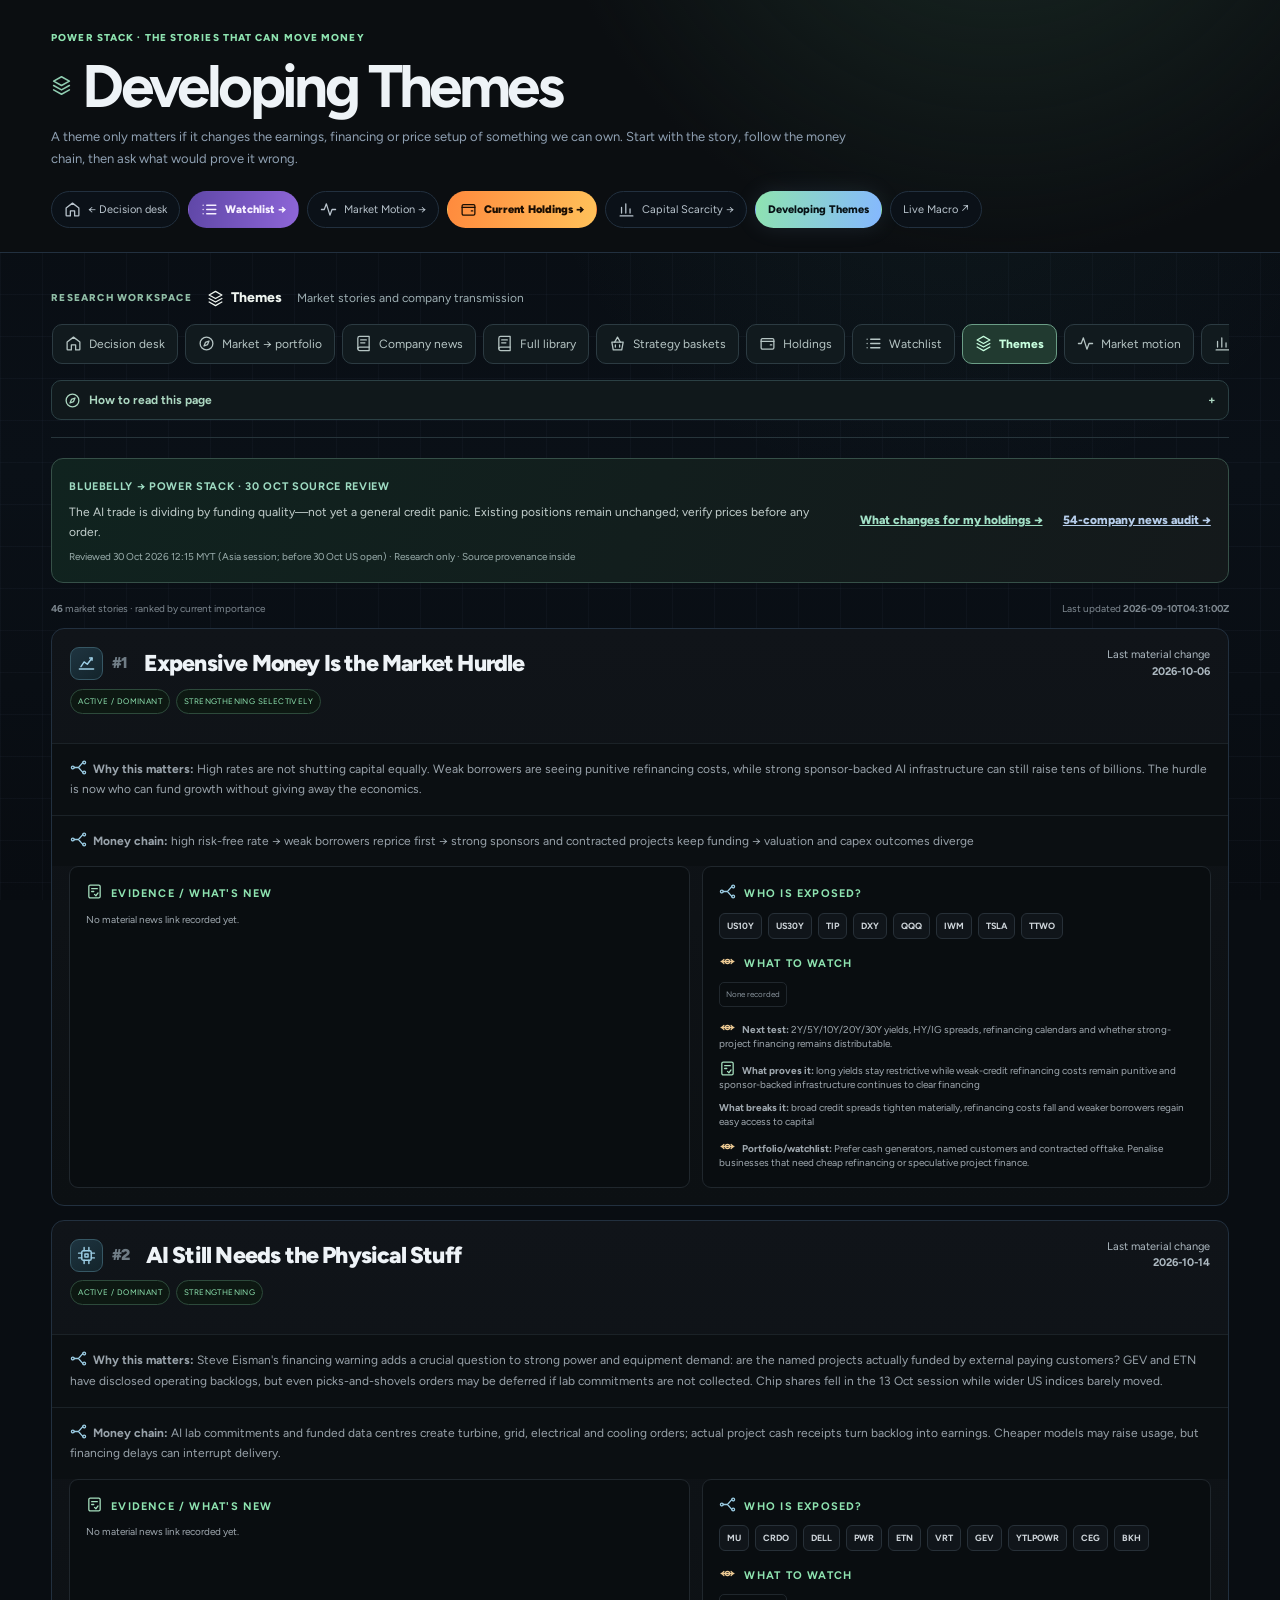
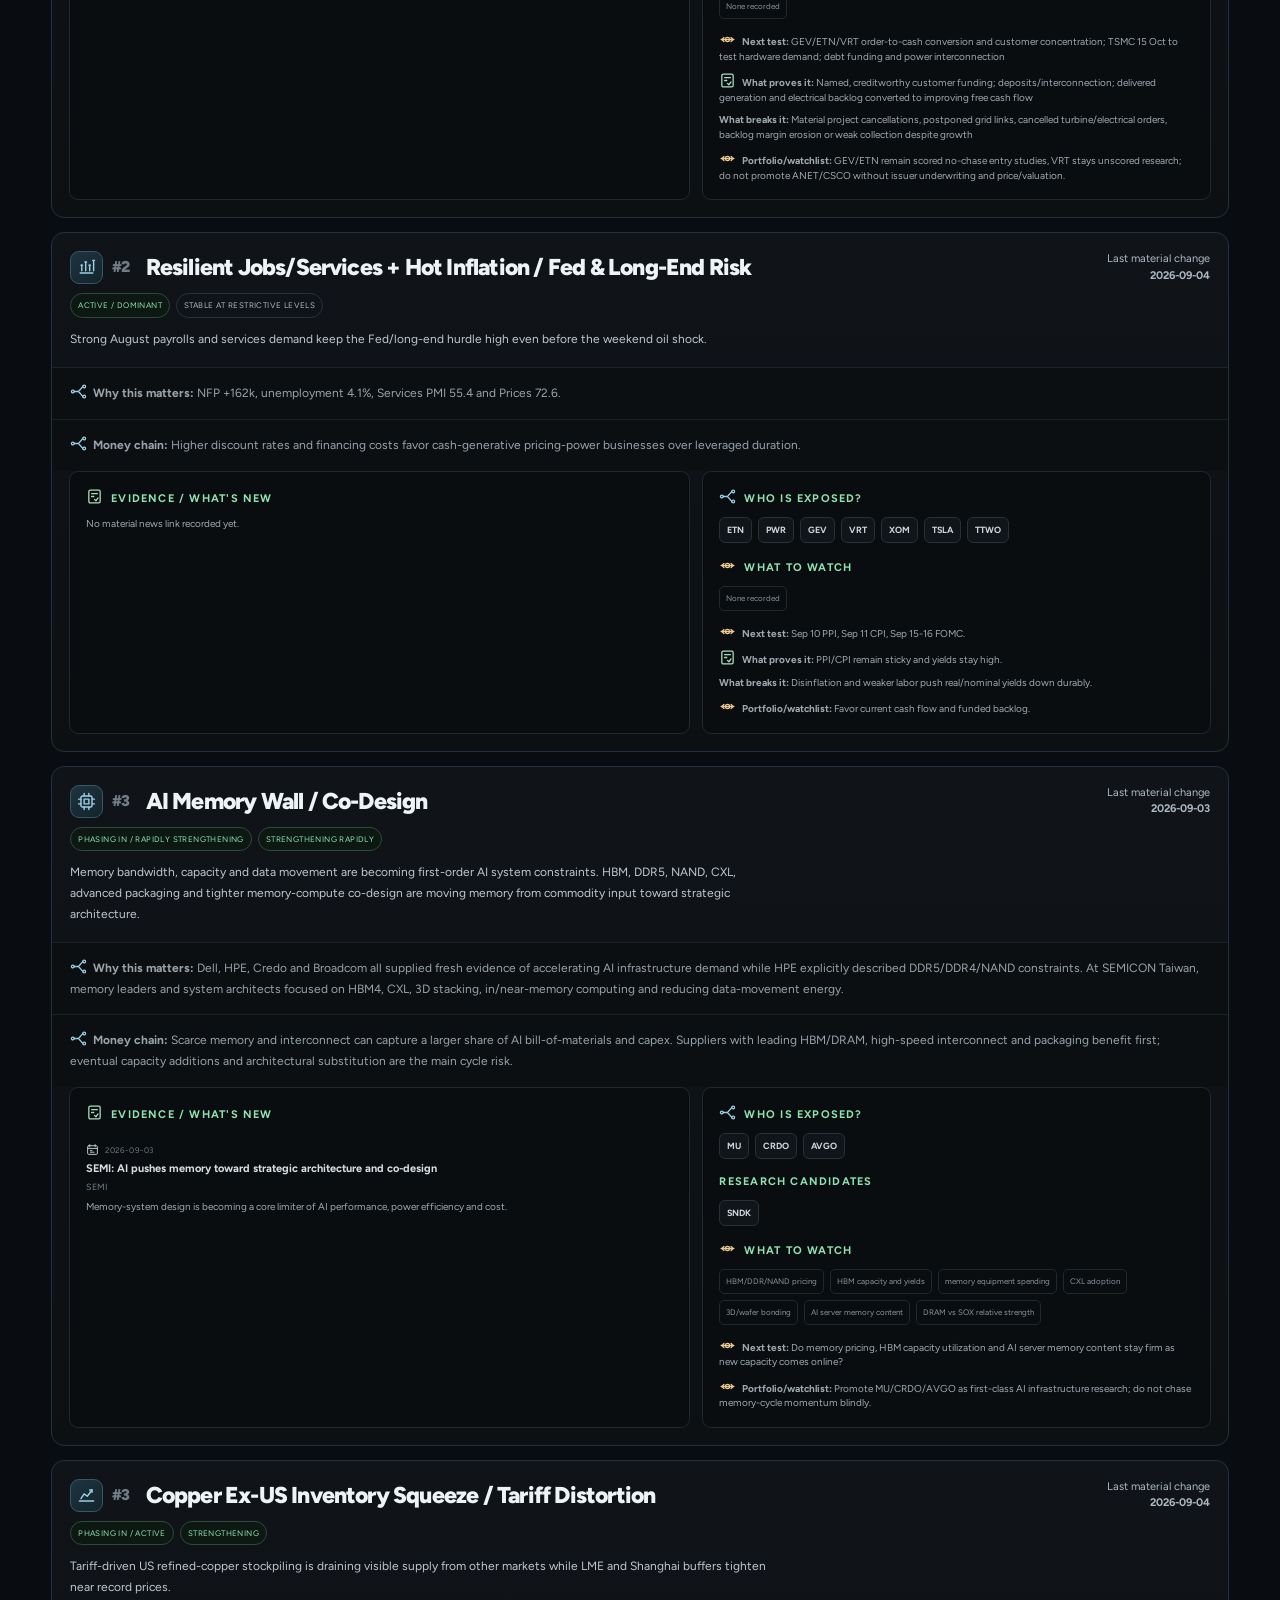
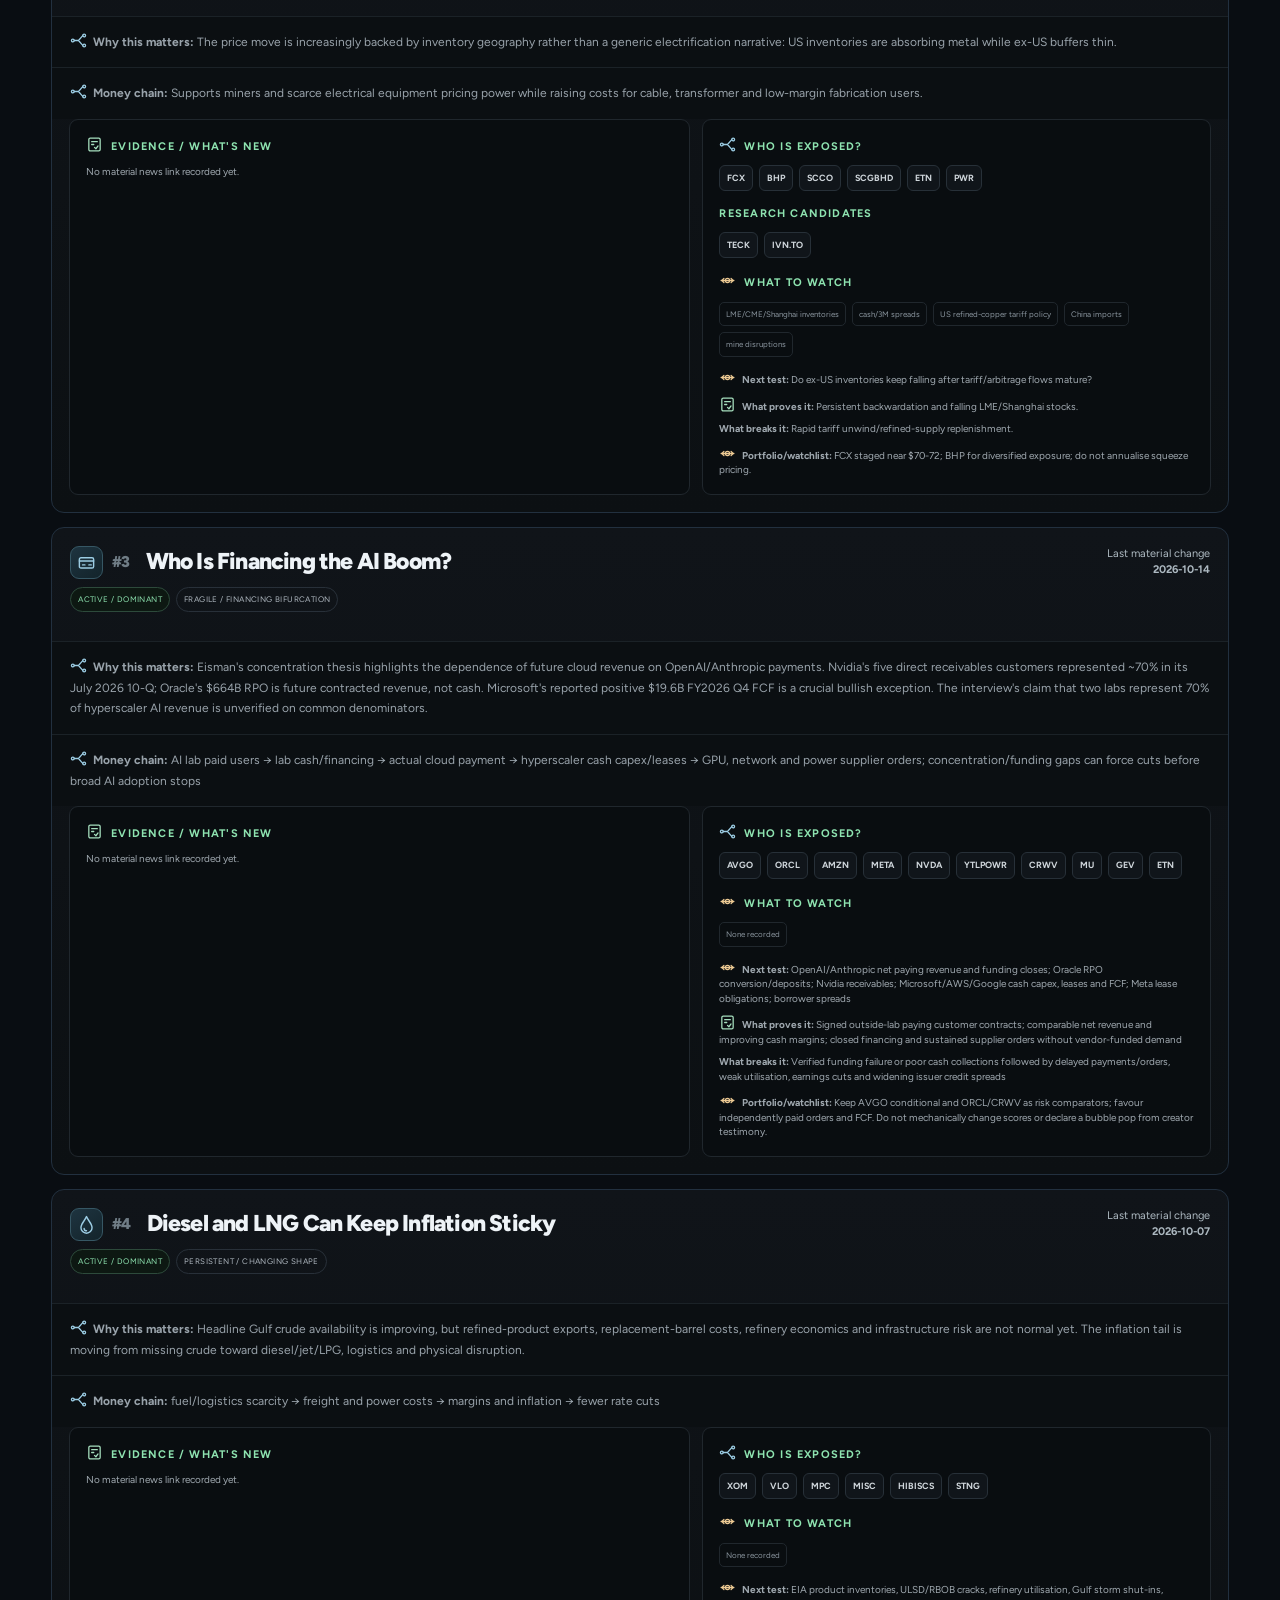
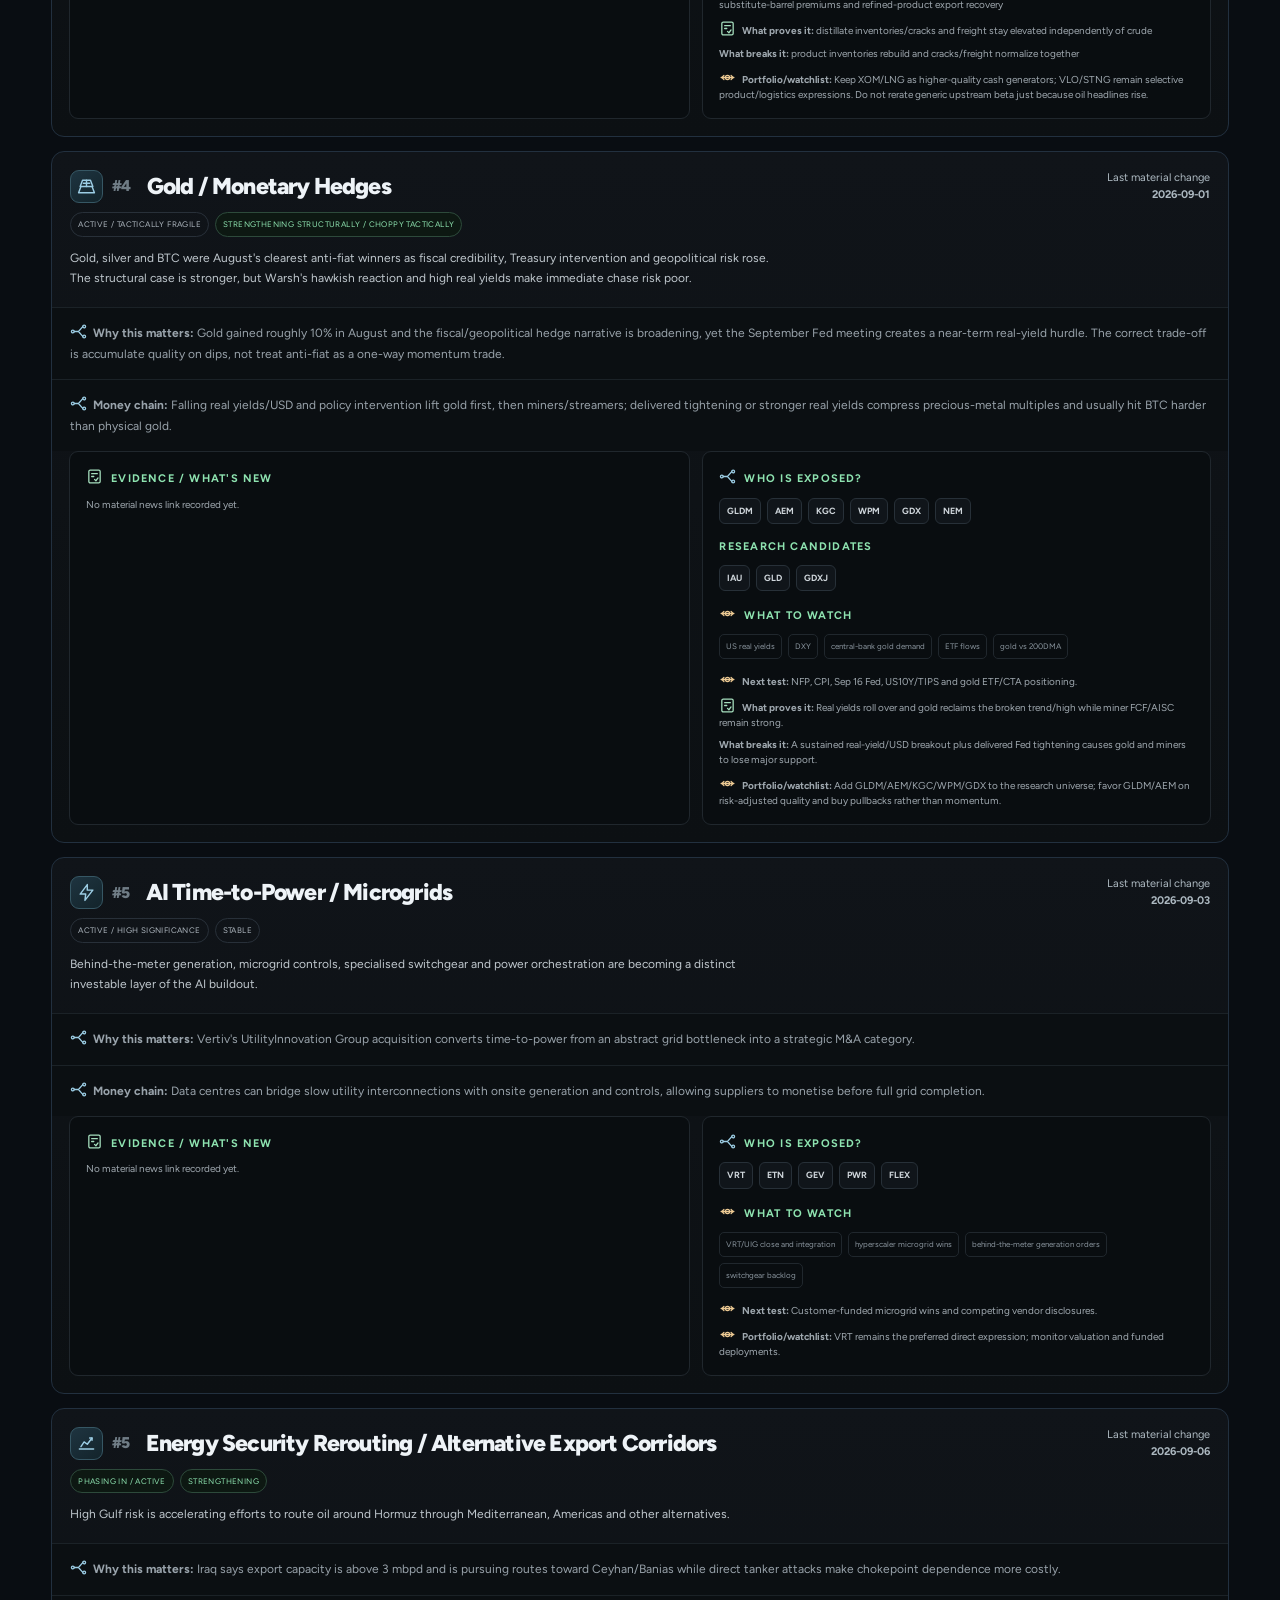
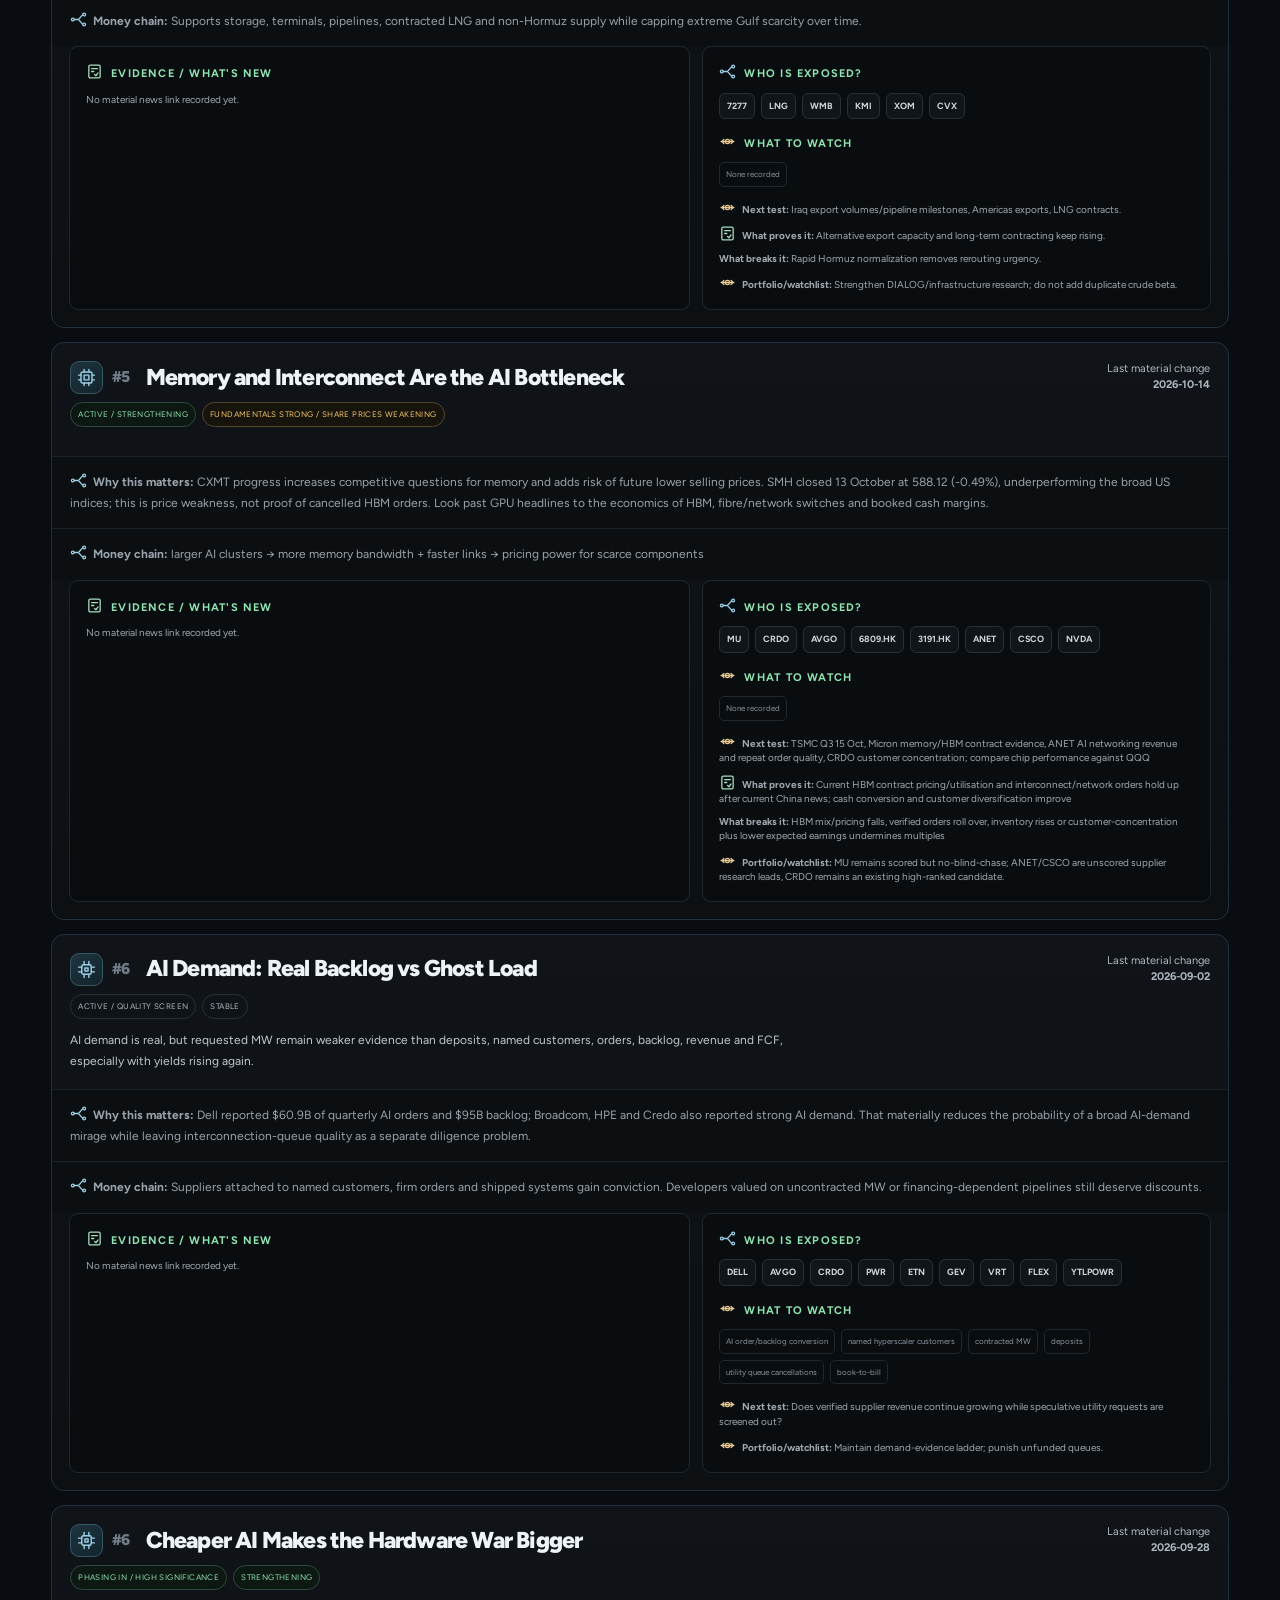
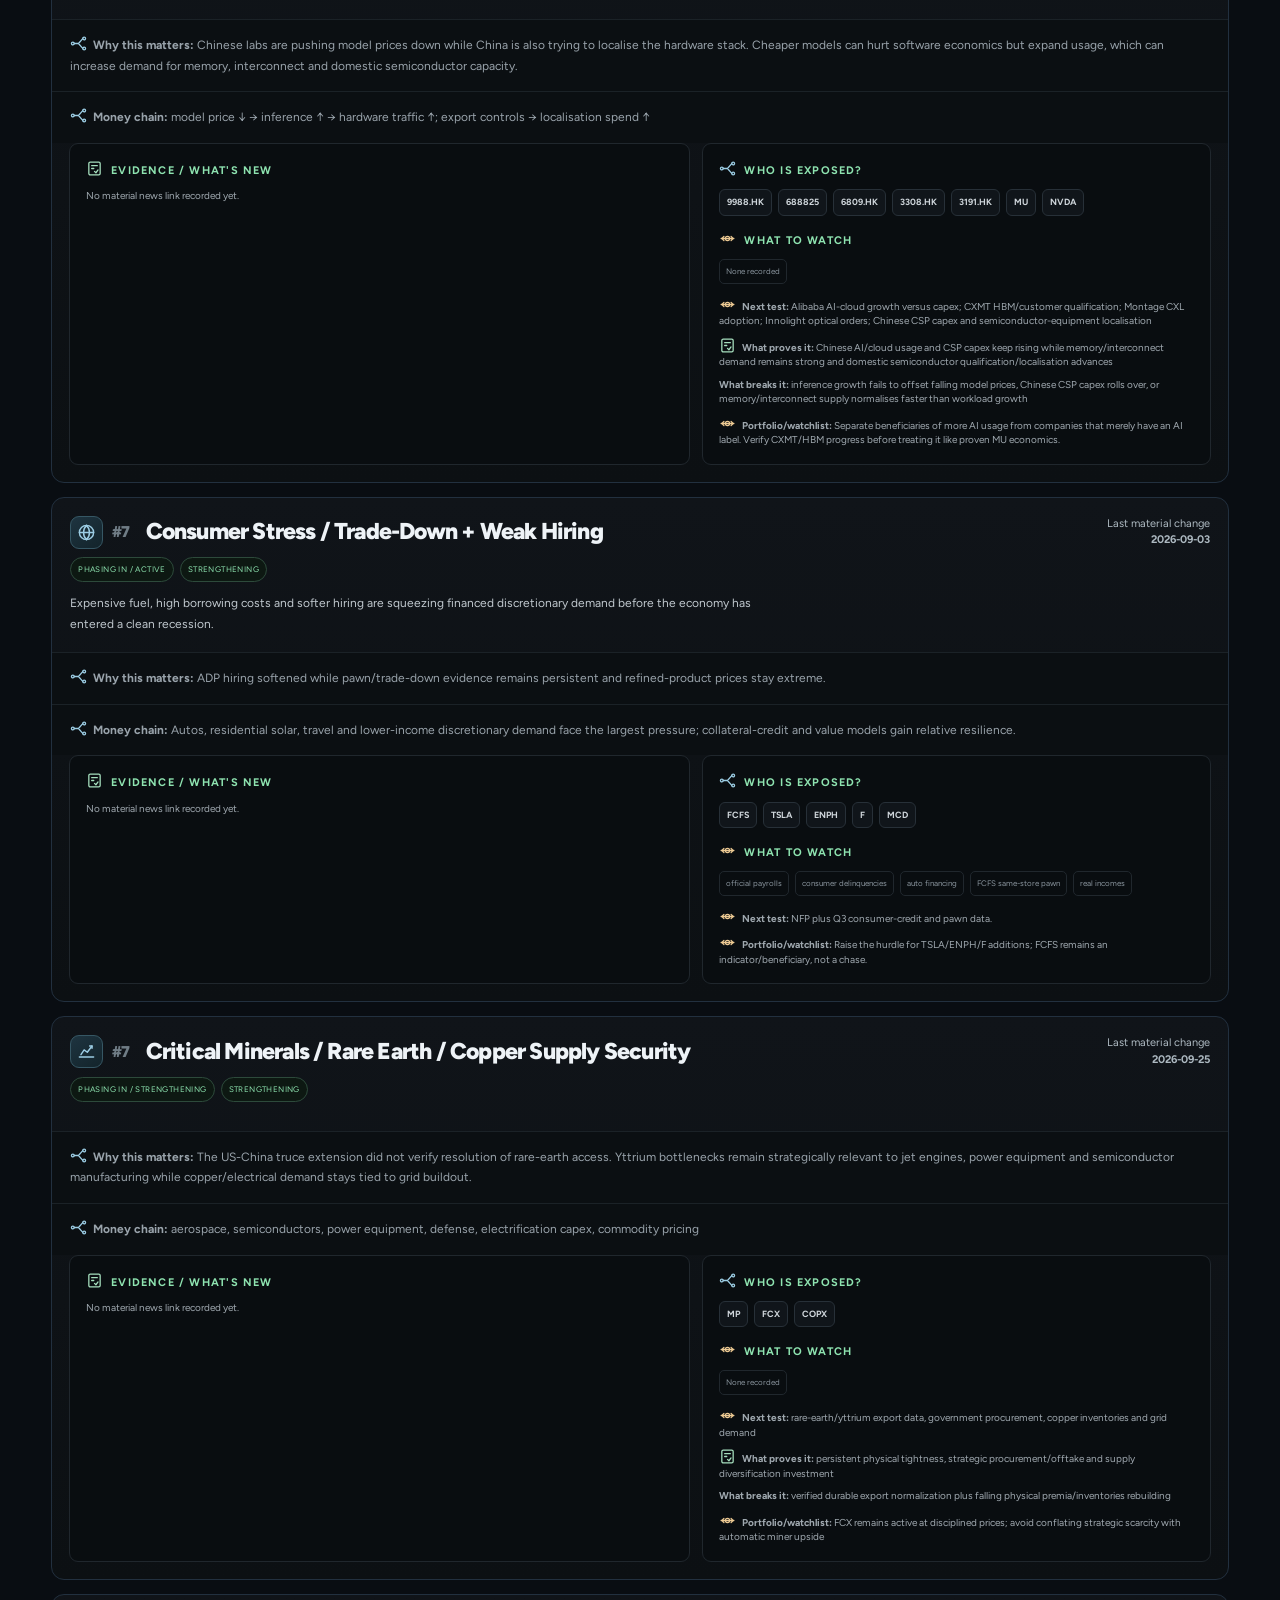
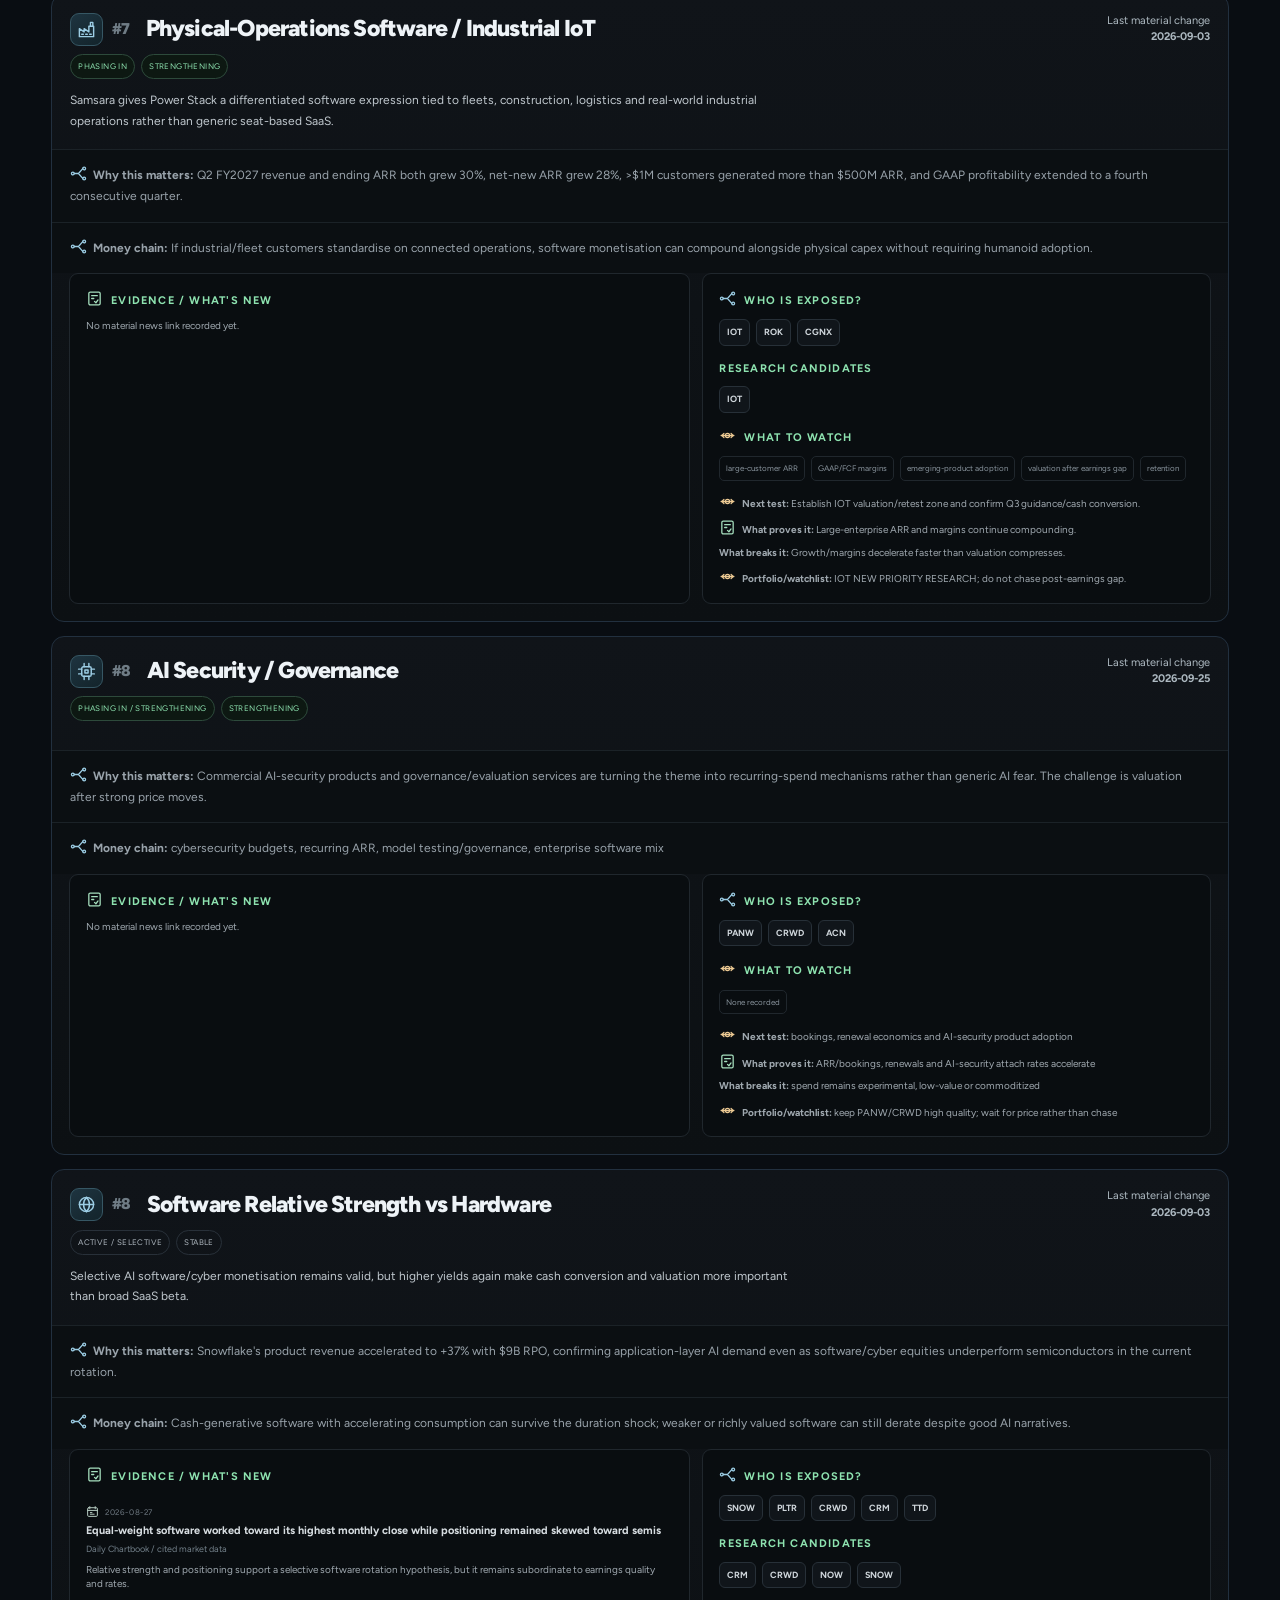
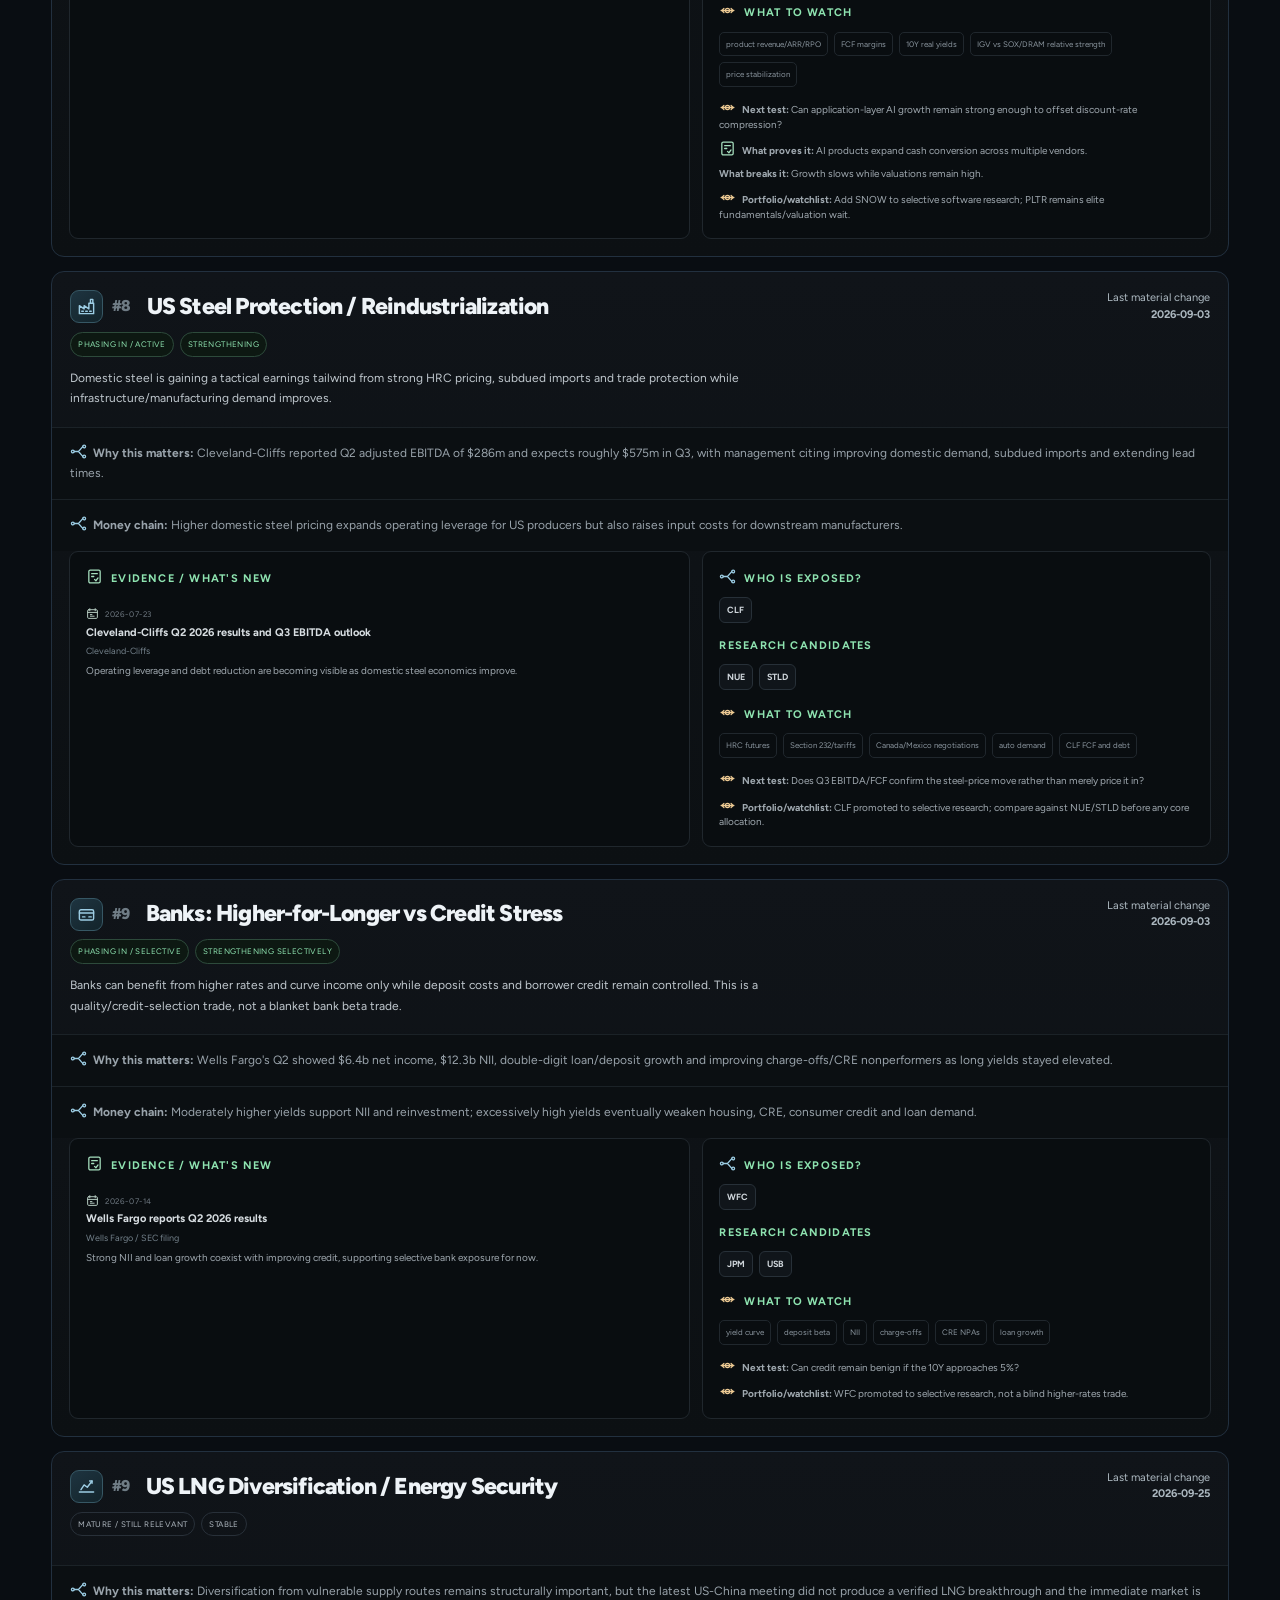
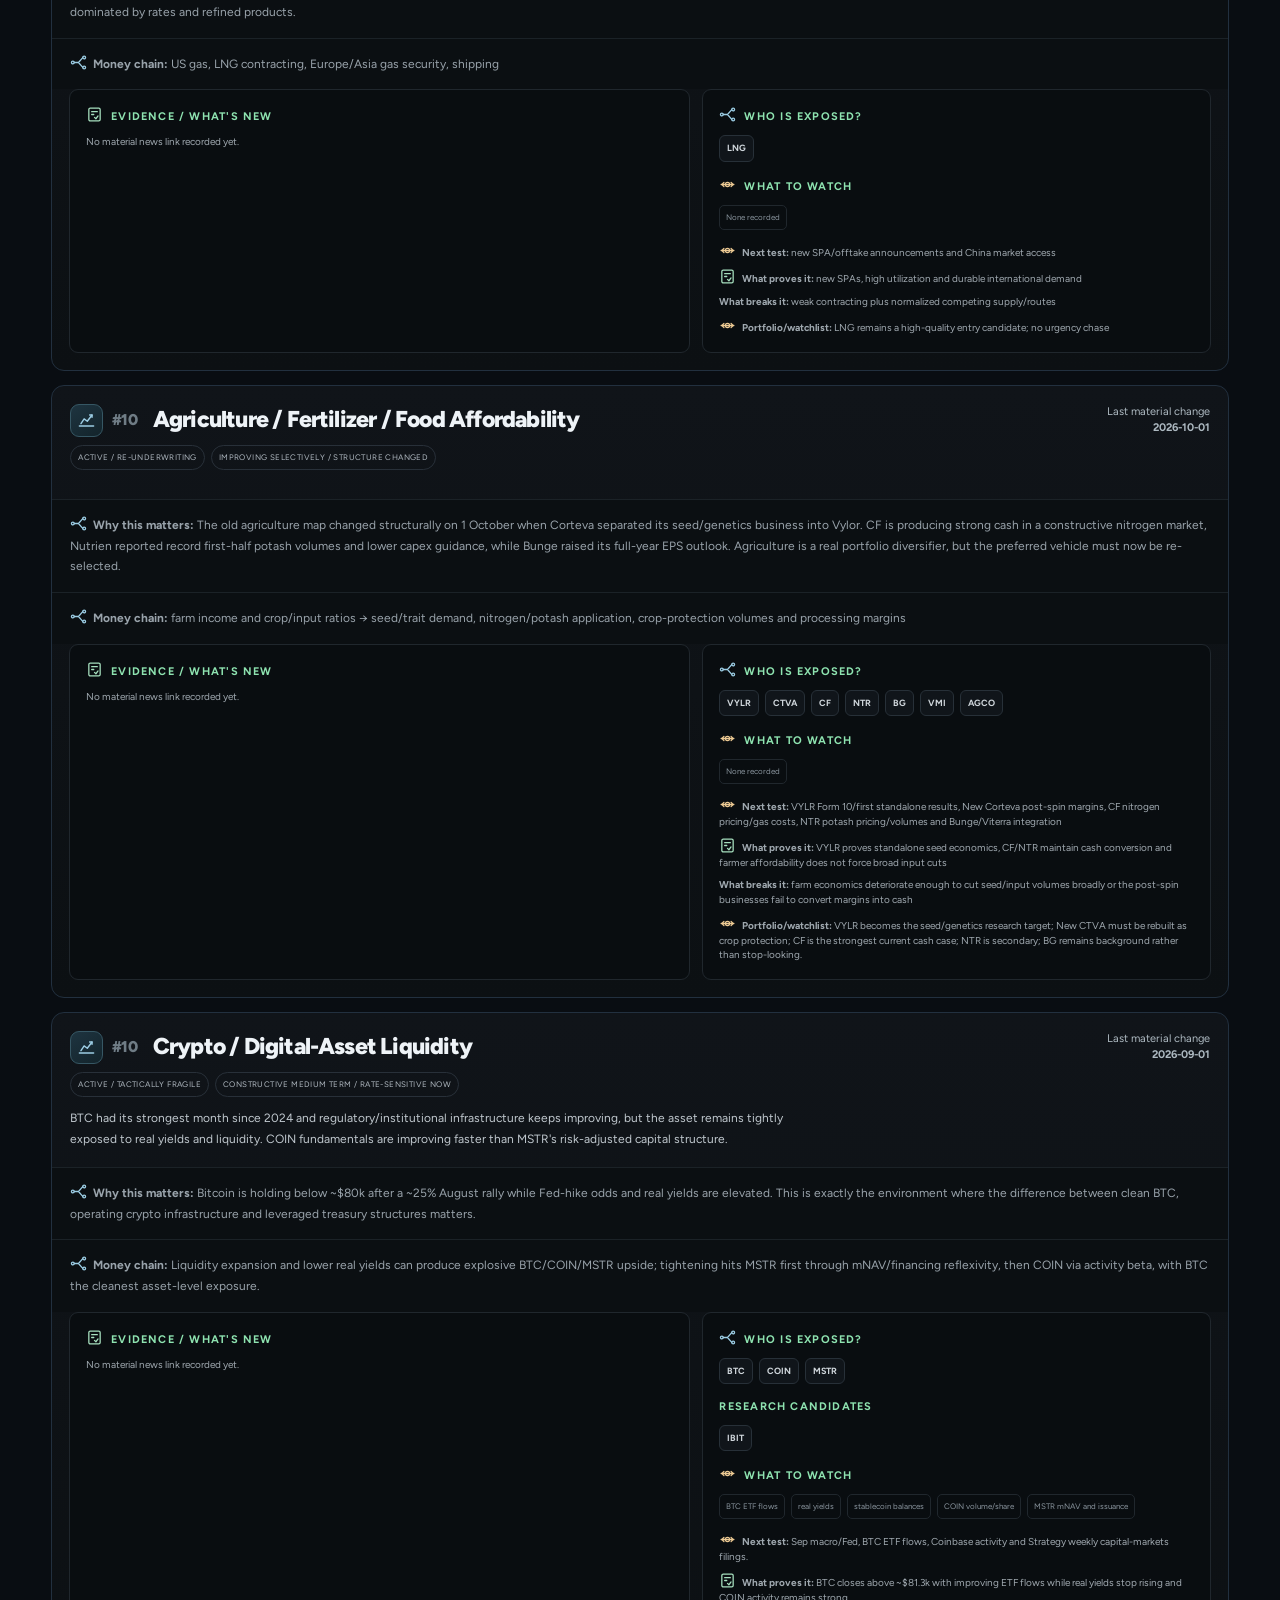
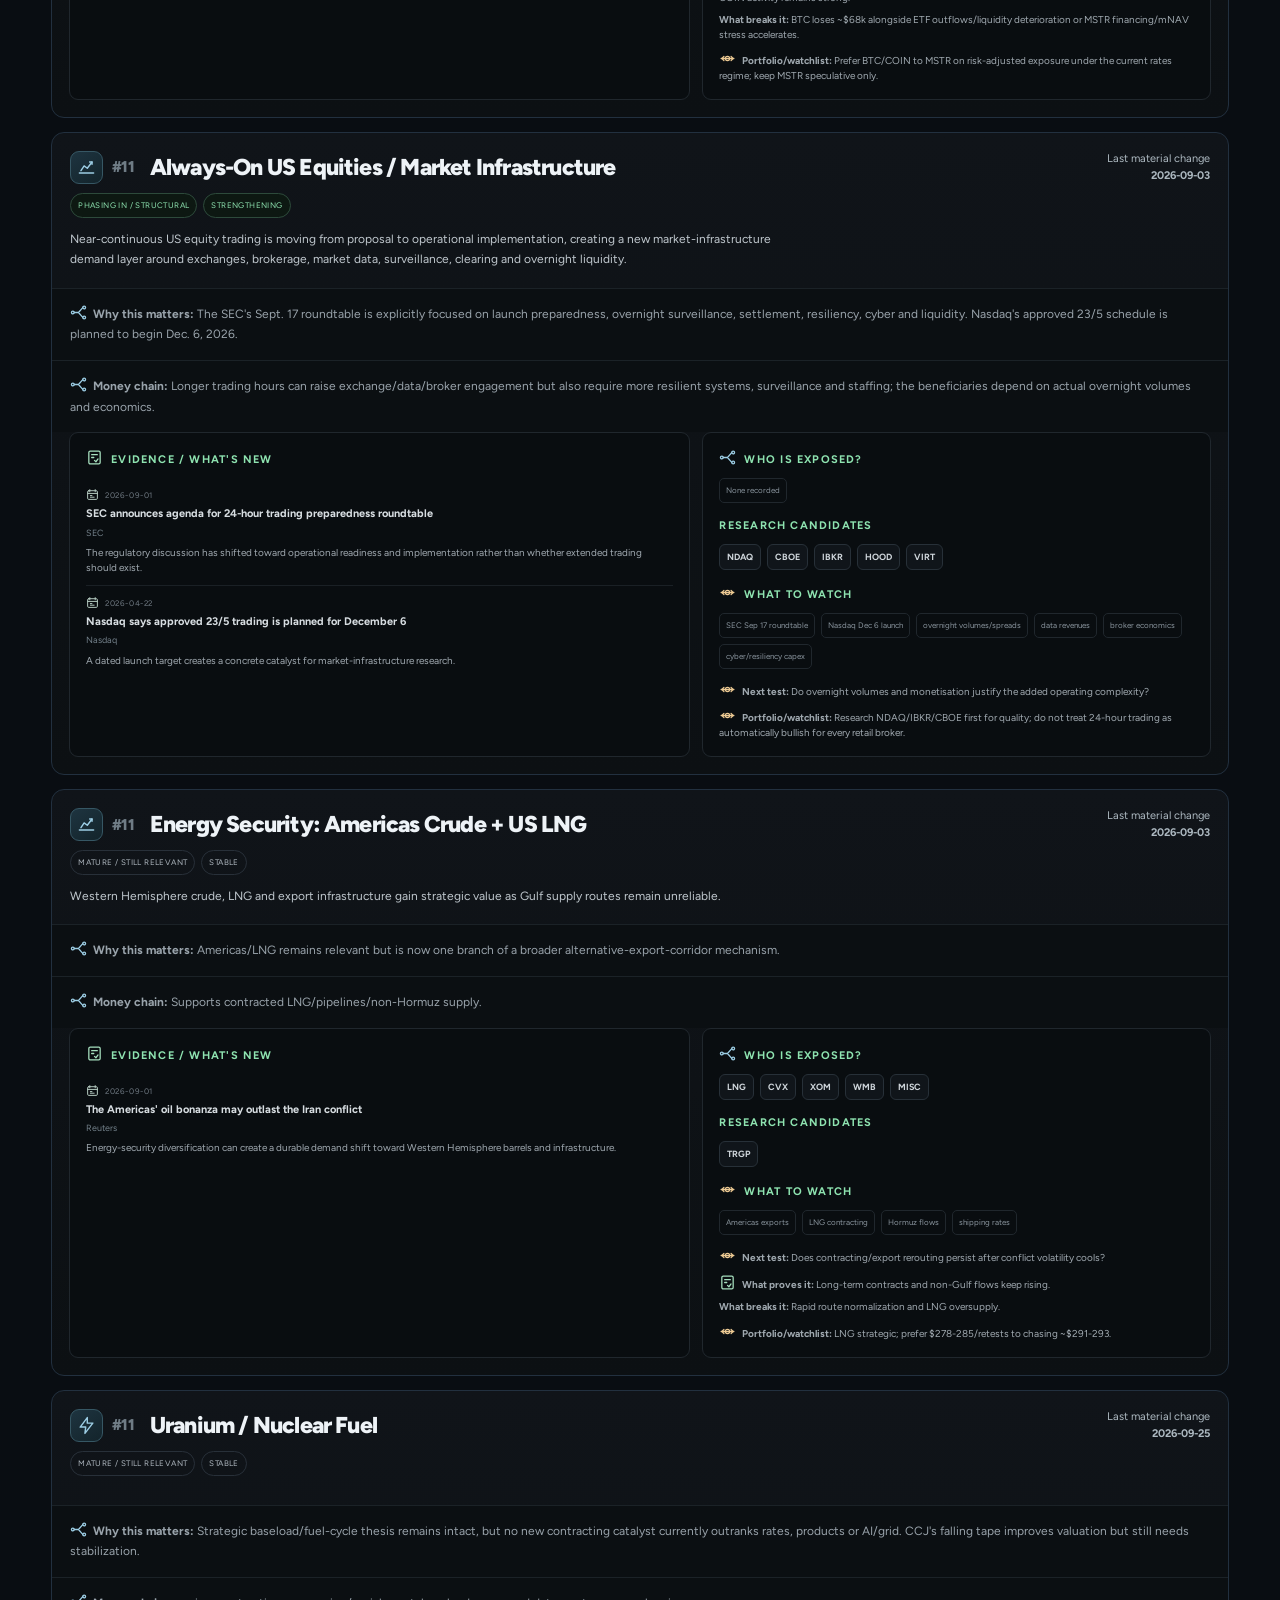
<file: themes.html>
<!doctype html>
<html lang="en">
<head>
  <meta charset="utf-8" />
  <meta name="viewport" content="width=device-width, initial-scale=1" />
  <meta name="description" content="Power Stack developing market themes ranked by current market significance and freshness." />
  <title>Developing Themes — Power Stack</title>
  <link rel="preconnect" href="https://fonts.googleapis.com" />
  <link rel="preconnect" href="https://fonts.gstatic.com" crossorigin />
  <link href="https://fonts.googleapis.com/css2?family=Inter:wght@400;500;600;700;800;900&display=swap" rel="stylesheet" />
  <link rel="stylesheet" href="styles.css" />
  <style>
    .themes-shell{max-width:1440px;margin:0 auto}.themes-top{padding:30px clamp(18px,4vw,58px) 24px;border-bottom:1px solid var(--line);background:radial-gradient(circle at 78% -80%,#1a2b25 0,transparent 42%),#0b0e11}.themes-top-row{display:flex;justify-content:space-between;align-items:flex-end;gap:22px;flex-wrap:wrap}.themes-top h1{font-size:clamp(36px,6vw,72px);letter-spacing:-.06em;line-height:.92;margin:8px 0}.themes-top p{margin:0;max-width:820px;color:var(--muted);font-size:13px;line-height:1.5}.themes-actions{display:flex;gap:8px;flex-wrap:wrap}.themes-main{padding:20px clamp(18px,4vw,58px) 40px}.themes-meta{display:flex;justify-content:space-between;gap:15px;align-items:center;margin-bottom:12px;font-size:10px;color:#7e8890}.theme-list{display:grid;gap:12px}.theme-card{border:1px solid var(--line);background:linear-gradient(180deg,#101419,#0c1013);border-radius:13px;overflow:hidden}.theme-head{display:grid;grid-template-columns:minmax(0,1fr) auto;gap:20px;align-items:start;padding:17px}.theme-title{font-size:22px;font-weight:850;letter-spacing:-.035em}.theme-status{display:flex;gap:6px;flex-wrap:wrap;margin-top:8px}.theme-pill{font-size:8px;letter-spacing:.05em;text-transform:uppercase;border:1px solid #283039;border-radius:999px;padding:5px 7px;color:#aeb7bf}.theme-pill.strong{border-color:#2d4a3b;color:var(--green);background:#0d1812}.theme-pill.warn{border-color:#51462c;color:var(--amber);background:#17140d}.theme-updated{font-size:9px;color:#6f7982;text-align:right;white-space:nowrap}.theme-copy{font-size:11px;line-height:1.55;color:#c0c8ce;margin-top:11px;max-width:1050px}.theme-why{border-top:1px solid #1b2227;background:#0b0f12;padding:12px 17px;font-size:10px;color:#99a3ab;line-height:1.55}.theme-grid{display:grid;grid-template-columns:minmax(0,1.1fr) minmax(260px,.9fr);gap:12px;padding:0 17px 17px}.theme-panel{border:1px solid #20272d;background:#090d10;border-radius:9px;padding:12px}.theme-panel h3{font-size:9px;letter-spacing:.11em;text-transform:uppercase;color:var(--green);margin:0 0 9px}.news-item{padding:10px 0;border-bottom:1px solid #1a2025}.news-item:last-child{border-bottom:0;padding-bottom:0}.news-item:first-child{padding-top:0}.news-date{font-size:8px;color:#6f7982;text-transform:uppercase;letter-spacing:.07em}.news-title{display:block;color:#d7dde1;text-decoration:none;font-size:11px;font-weight:700;line-height:1.4;margin:4px 0}.news-title:hover{color:#fff}.news-source{font-size:9px;color:#73808a}.news-implication{font-size:10px;color:#9fa8af;line-height:1.45;margin-top:6px}.ticker-cloud,.watch-cloud{display:flex;gap:6px;flex-wrap:wrap}.ticker-chip{font-size:9px;font-weight:700;color:#cfd6db;border:1px solid #273038;background:#10151a;border-radius:6px;padding:5px 7px}.watch-chip{font-size:8px;color:#89949d;border:1px solid #20272d;border-radius:5px;padding:5px 6px}.empty-themes{border:1px dashed var(--line2);padding:50px;border-radius:12px;text-align:center;color:var(--muted)}
    .ghost-link.primary-link{color:#071115;background:linear-gradient(100deg,var(--green),var(--blue));border-color:transparent;font-weight:800;box-shadow:0 0 22px rgba(143,184,223,.12)}.ghost-link.primary-link:hover{filter:brightness(1.08);color:#071115}.ghost-link.watch-link{color:#f5efff;background:linear-gradient(100deg,#5f47a7,#8e66d8);border-color:transparent;font-weight:850}.ghost-link.holdings-link{color:#1b0e03;background:linear-gradient(100deg,#ff8a3d,#ffc15a);border-color:transparent;font-weight:900}
    @media(max-width:760px){.theme-head{grid-template-columns:1fr}.theme-updated{text-align:left}.theme-grid{grid-template-columns:1fr}.themes-top-row{align-items:flex-start;flex-direction:column}}
  </style>
  <link rel="stylesheet" href="ps-ux.css" />
  <link rel="stylesheet" href="ps-market-icons.css" />
</head>
<body>
  <div class="themes-shell">
    <header class="themes-top">
      <div class="themes-top-row">
        <div>
          <div class="eyebrow">POWER STACK · THE STORIES THAT CAN MOVE MONEY</div>
          <h1>Developing Themes</h1>
          <p>A theme only matters if it changes the earnings, financing or price setup of something we can own. Start with the story, follow the money chain, then ask what would prove it wrong.</p>
        </div>
        <div class="themes-actions">
          <a class="ghost-link" href="index.html">← Decision desk</a>
          <a class="ghost-link watch-link" href="watchlist.html">Watchlist →</a><a class="ghost-link" href="motion.html">Market Motion →</a>
          <a class="ghost-link holdings-link" href="holdings.html">Current Holdings →</a>
          <a class="ghost-link" href="capital-scarcity.html">Capital Scarcity →</a>
          <a class="ghost-link primary-link" href="#themeList">Developing Themes</a>
          <a class="ghost-link" href="https://alchemy-live-market-desk.vercel.app/" target="_blank" rel="noopener">Live Macro ↗</a>
        </div>
      </div>
    </header>

    <main class="themes-main">
      <div class="themes-meta">
        <div><strong id="themeCount">0</strong> market stories · ranked by current importance</div>
        <div>Last updated <strong id="themesUpdated">—</strong></div>
      </div>
      <section id="themeList" class="theme-list"></section>
    </main>

    <footer class="footer">Themes tell us where to look. They do not award points by themselves. A stock only moves up when the business, evidence and price give us something investable.</footer>
  </div>
  <script src="themes.js"></script>
  <script src="ps-ux.js"></script>
  <script src="ps-market-icons.js"></script>
</body>
</html>
</file>
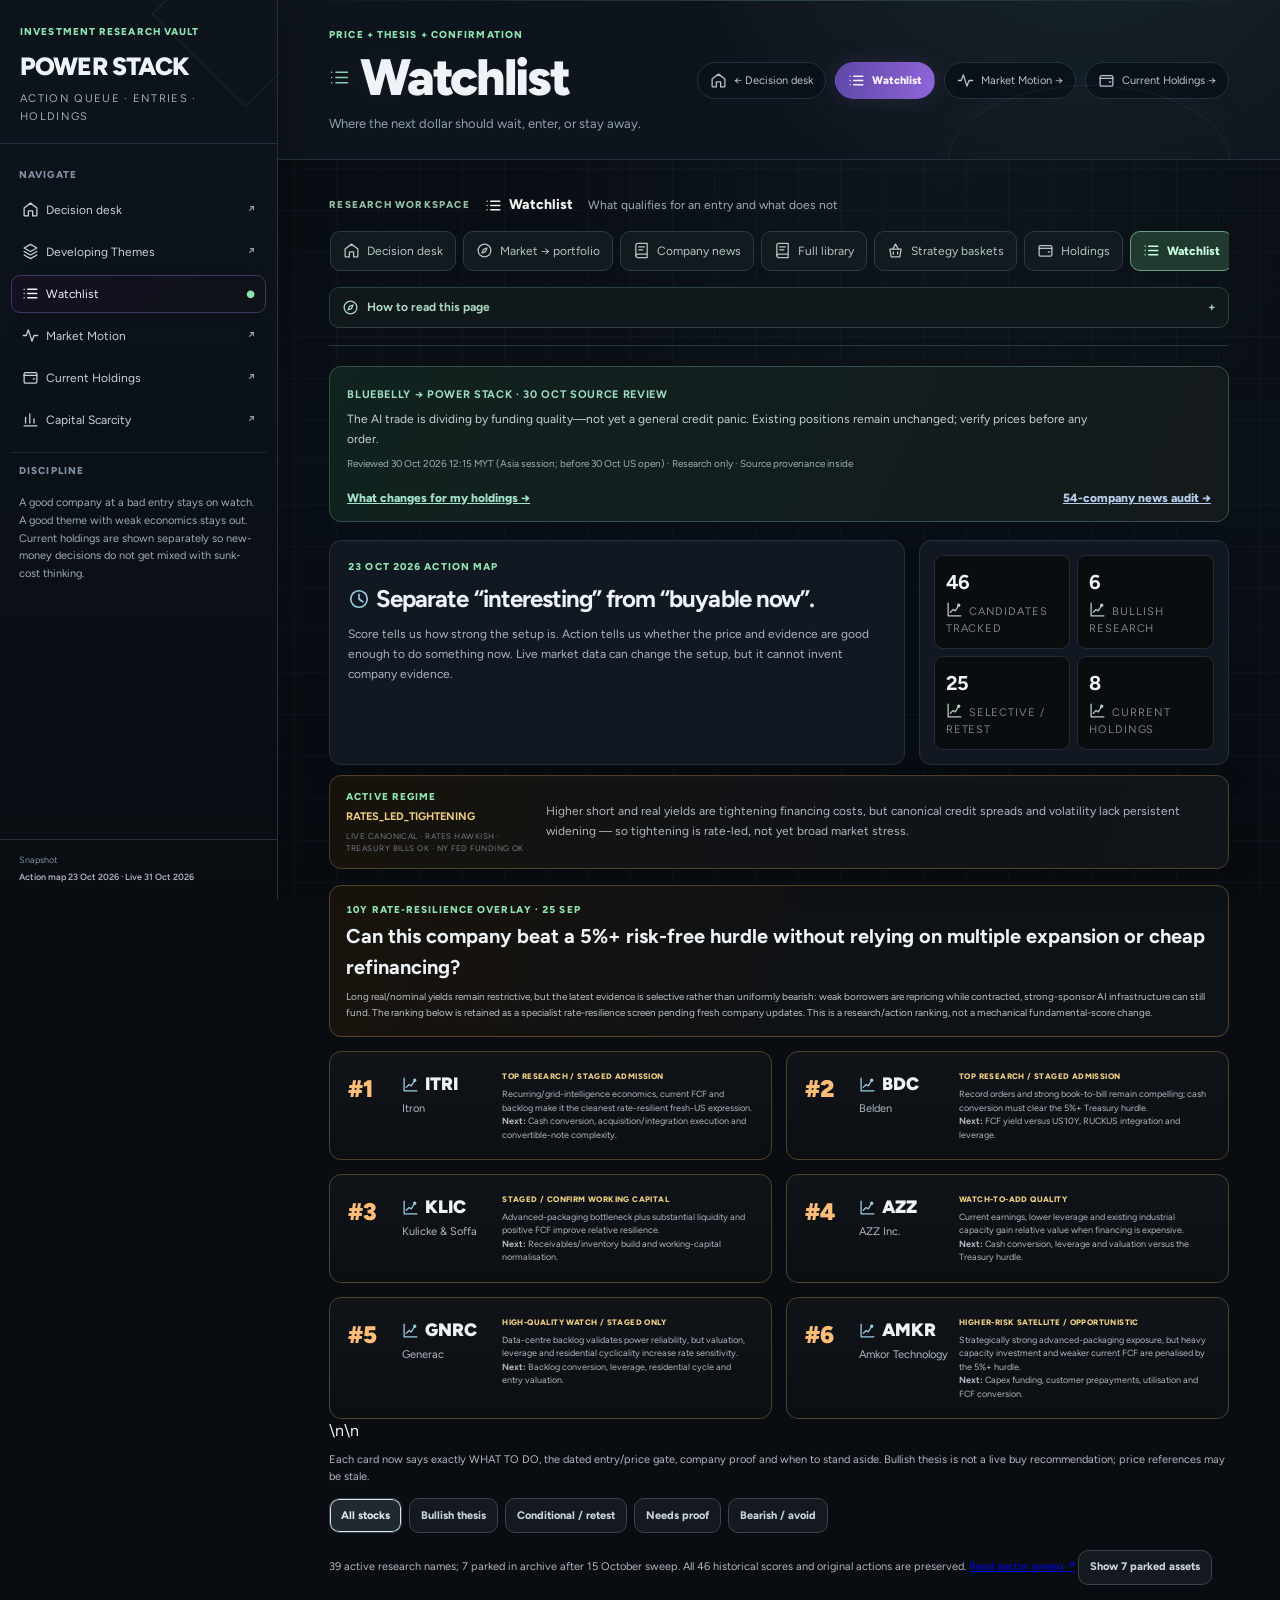
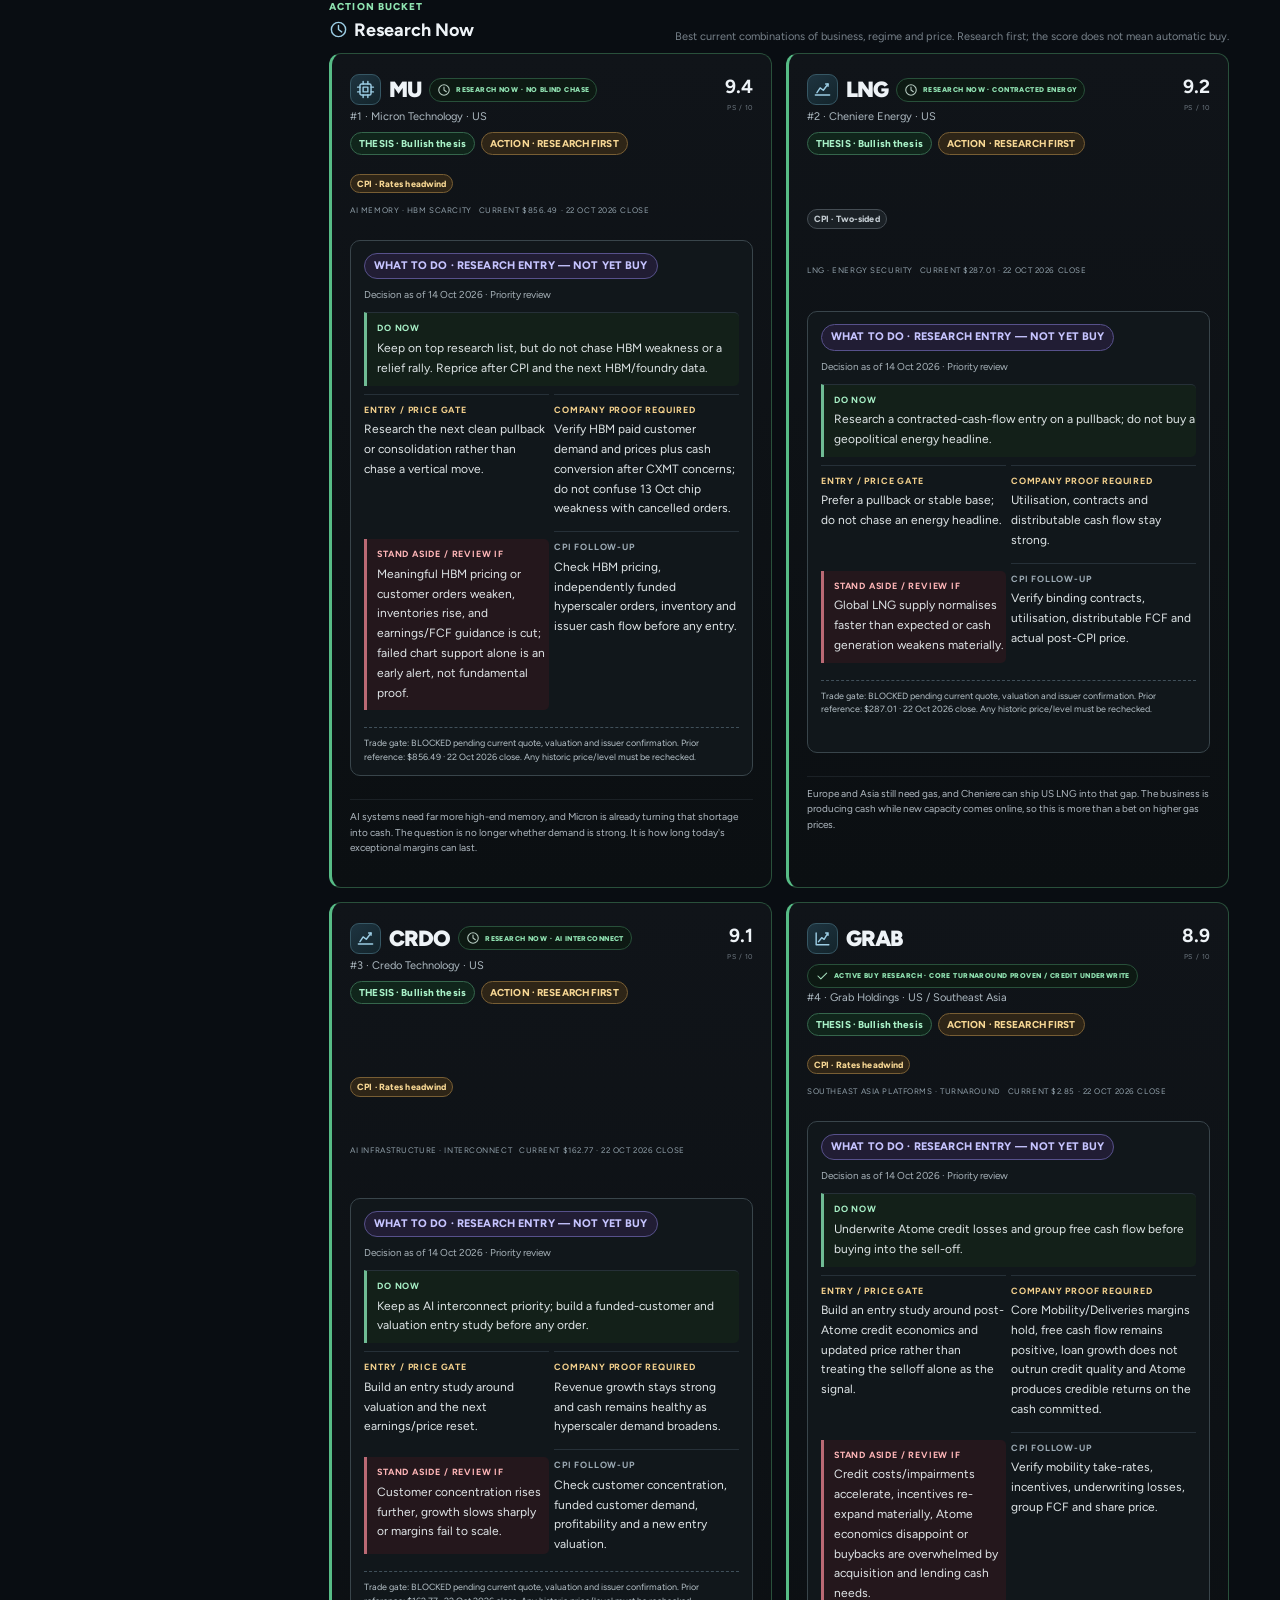
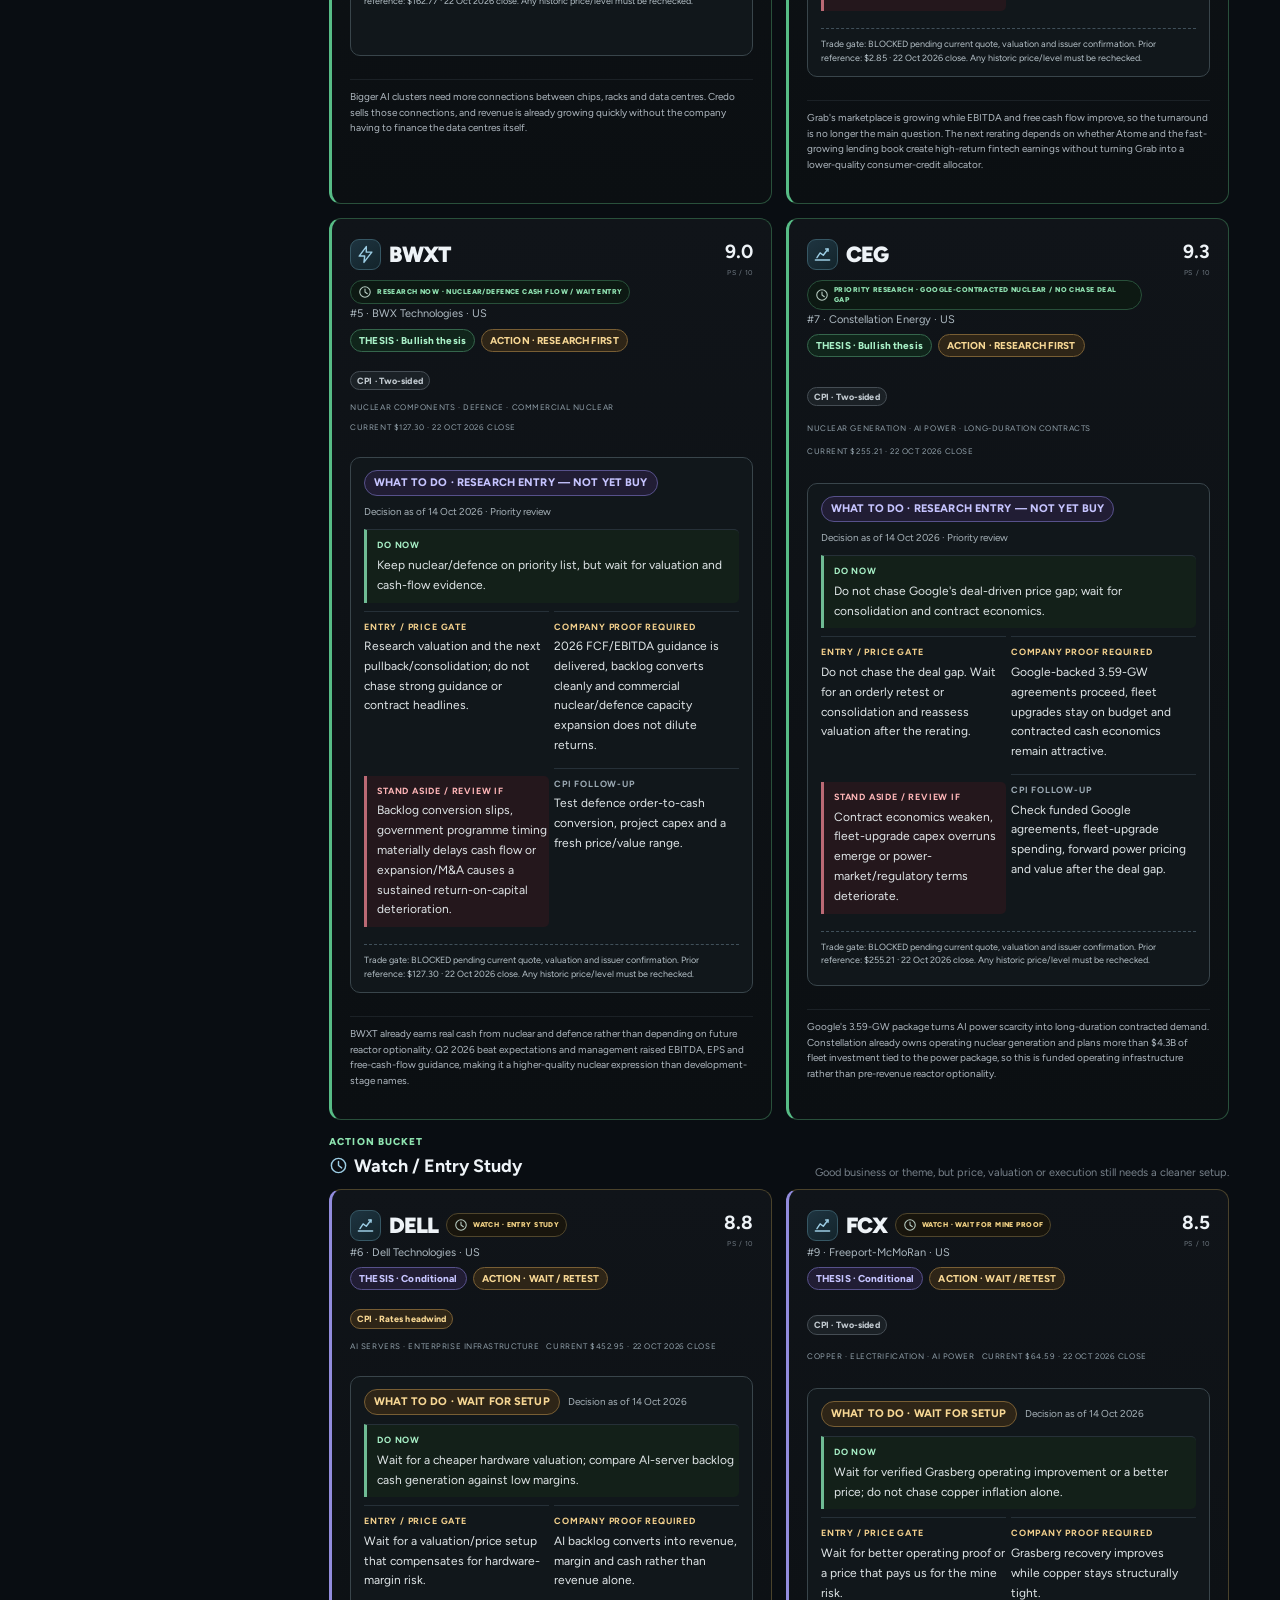
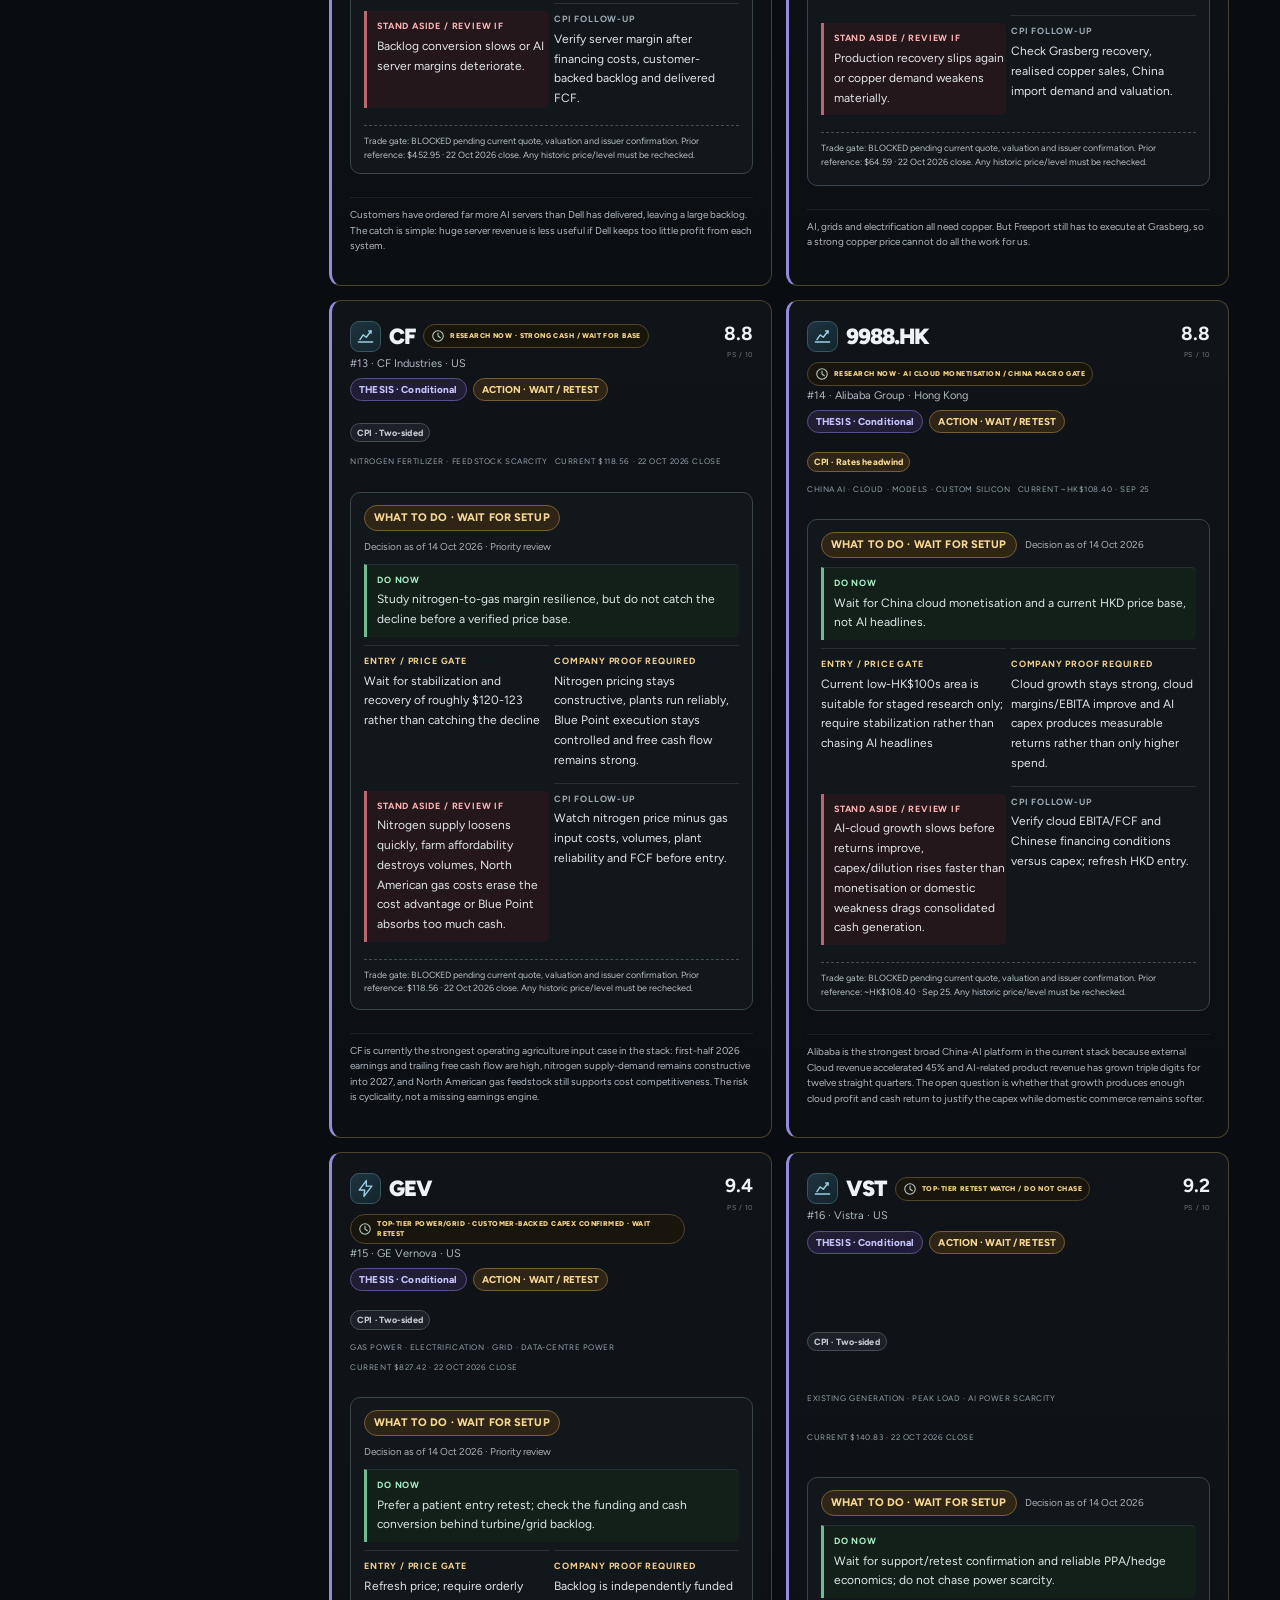
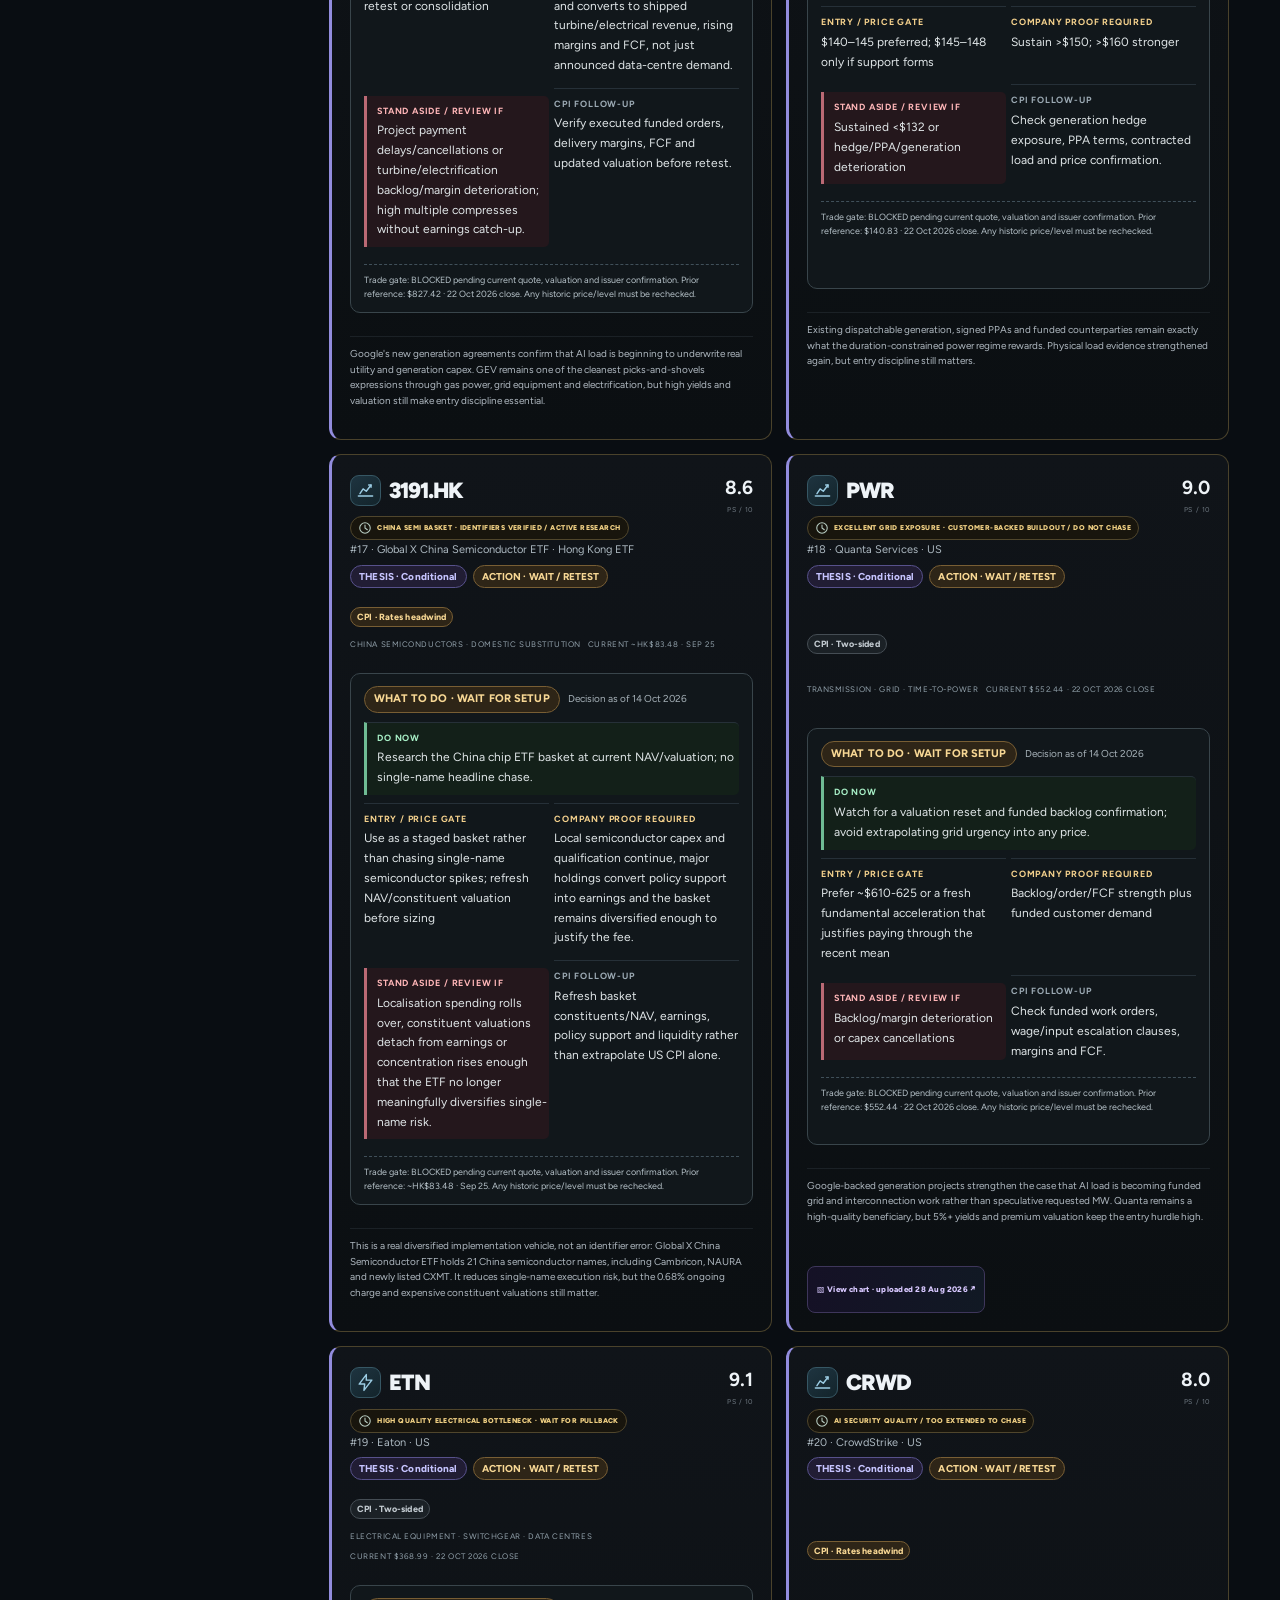
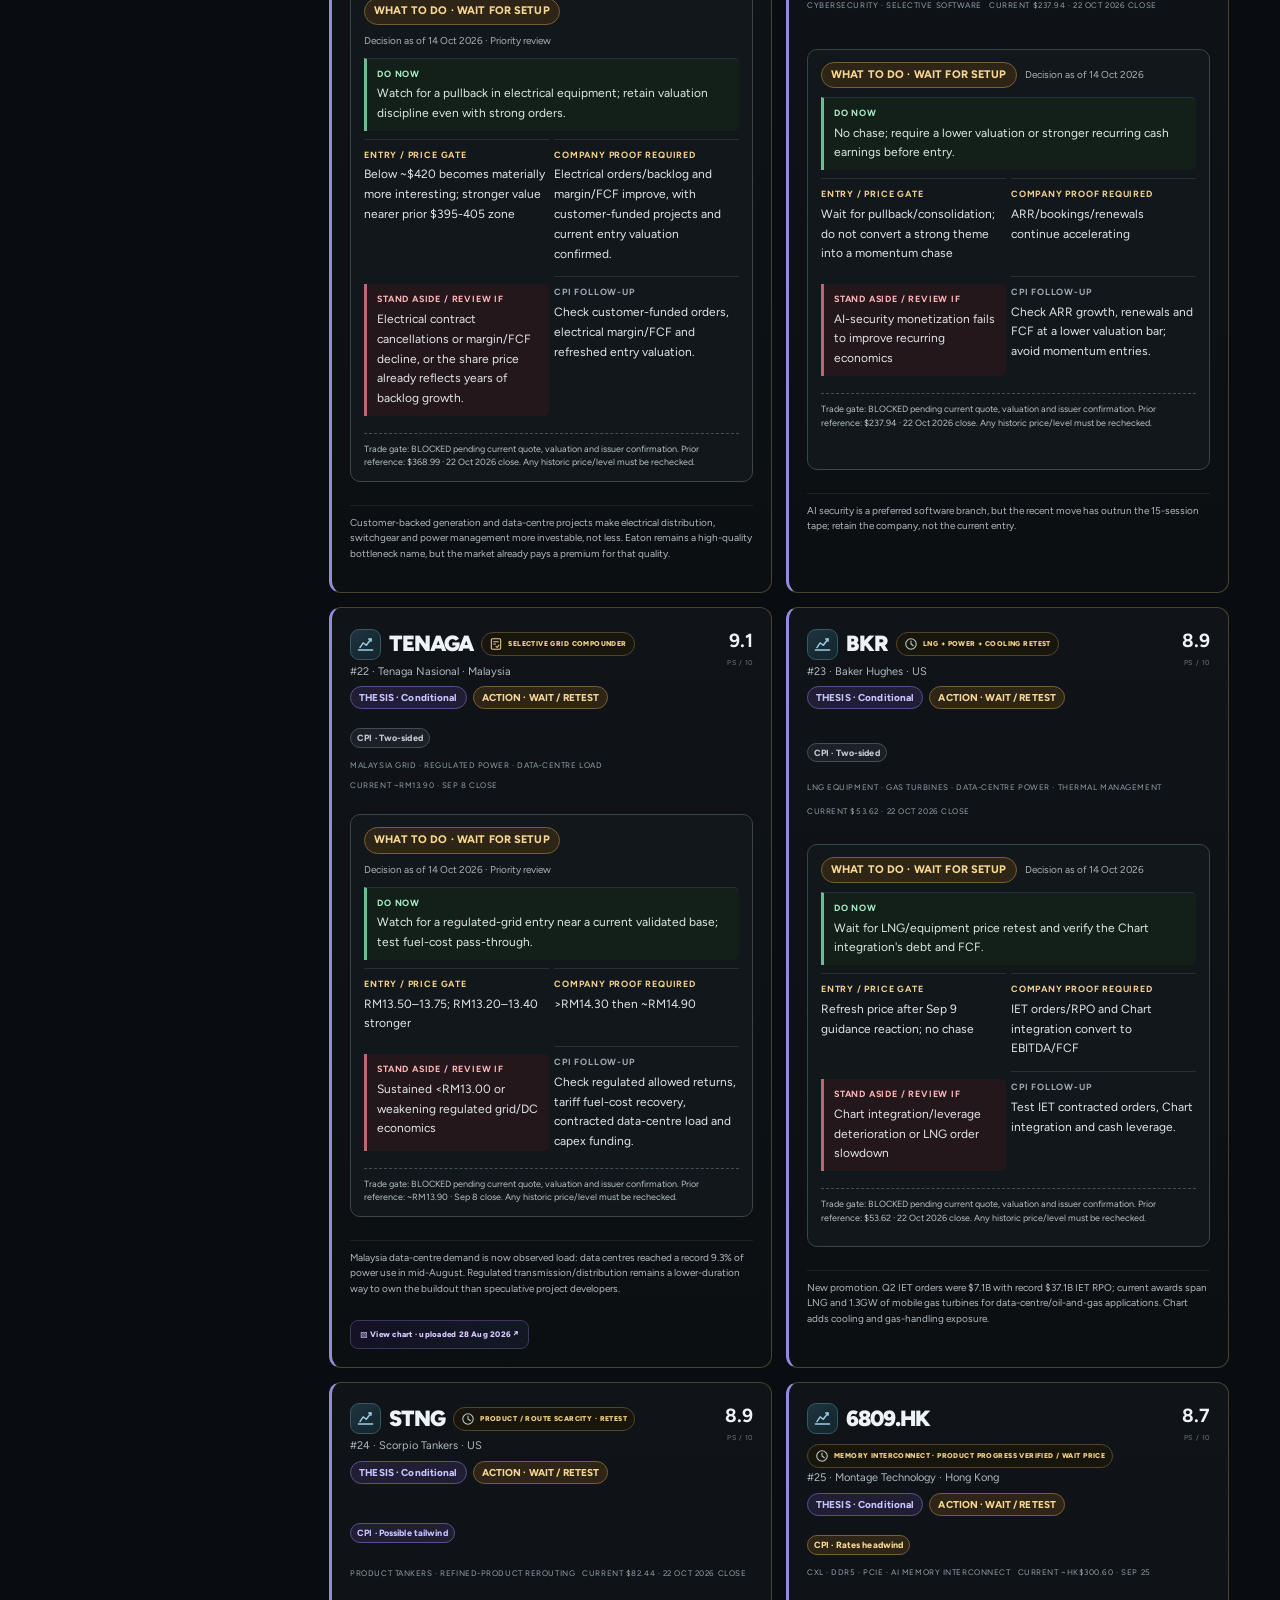
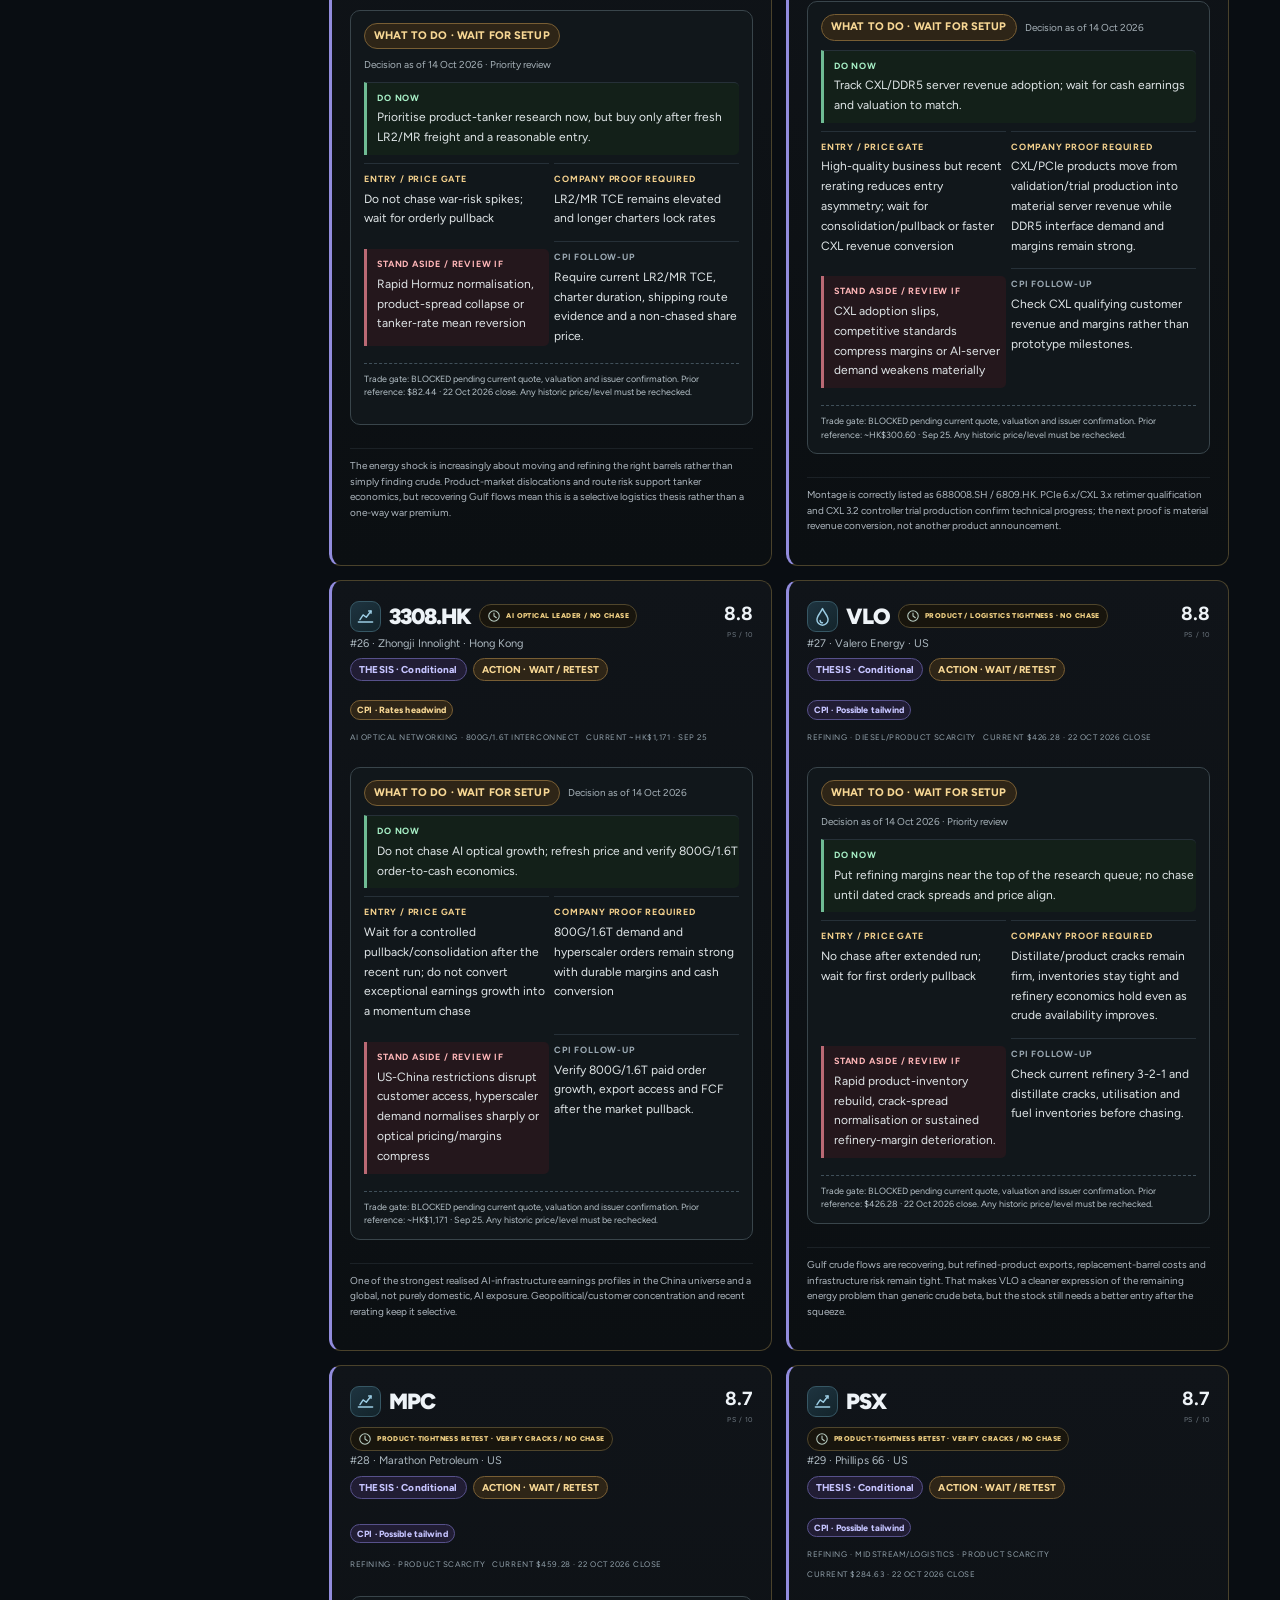
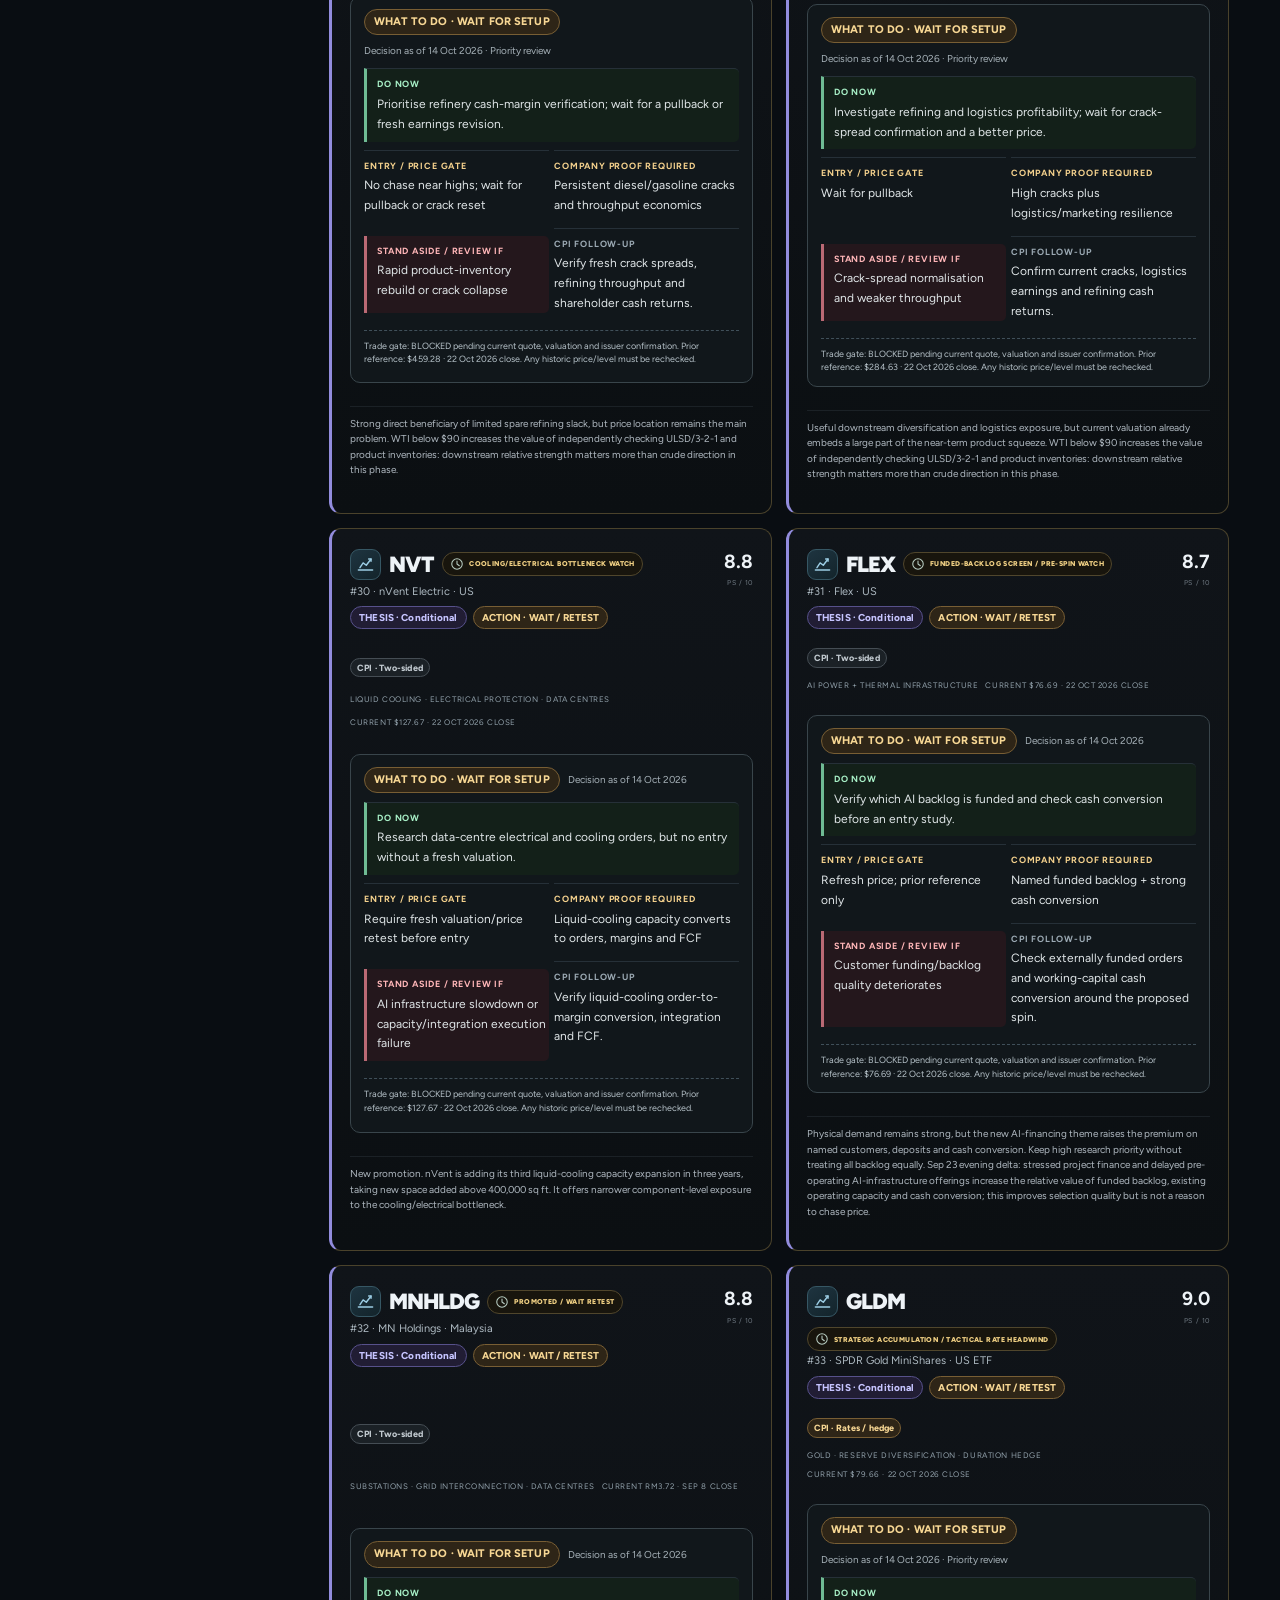
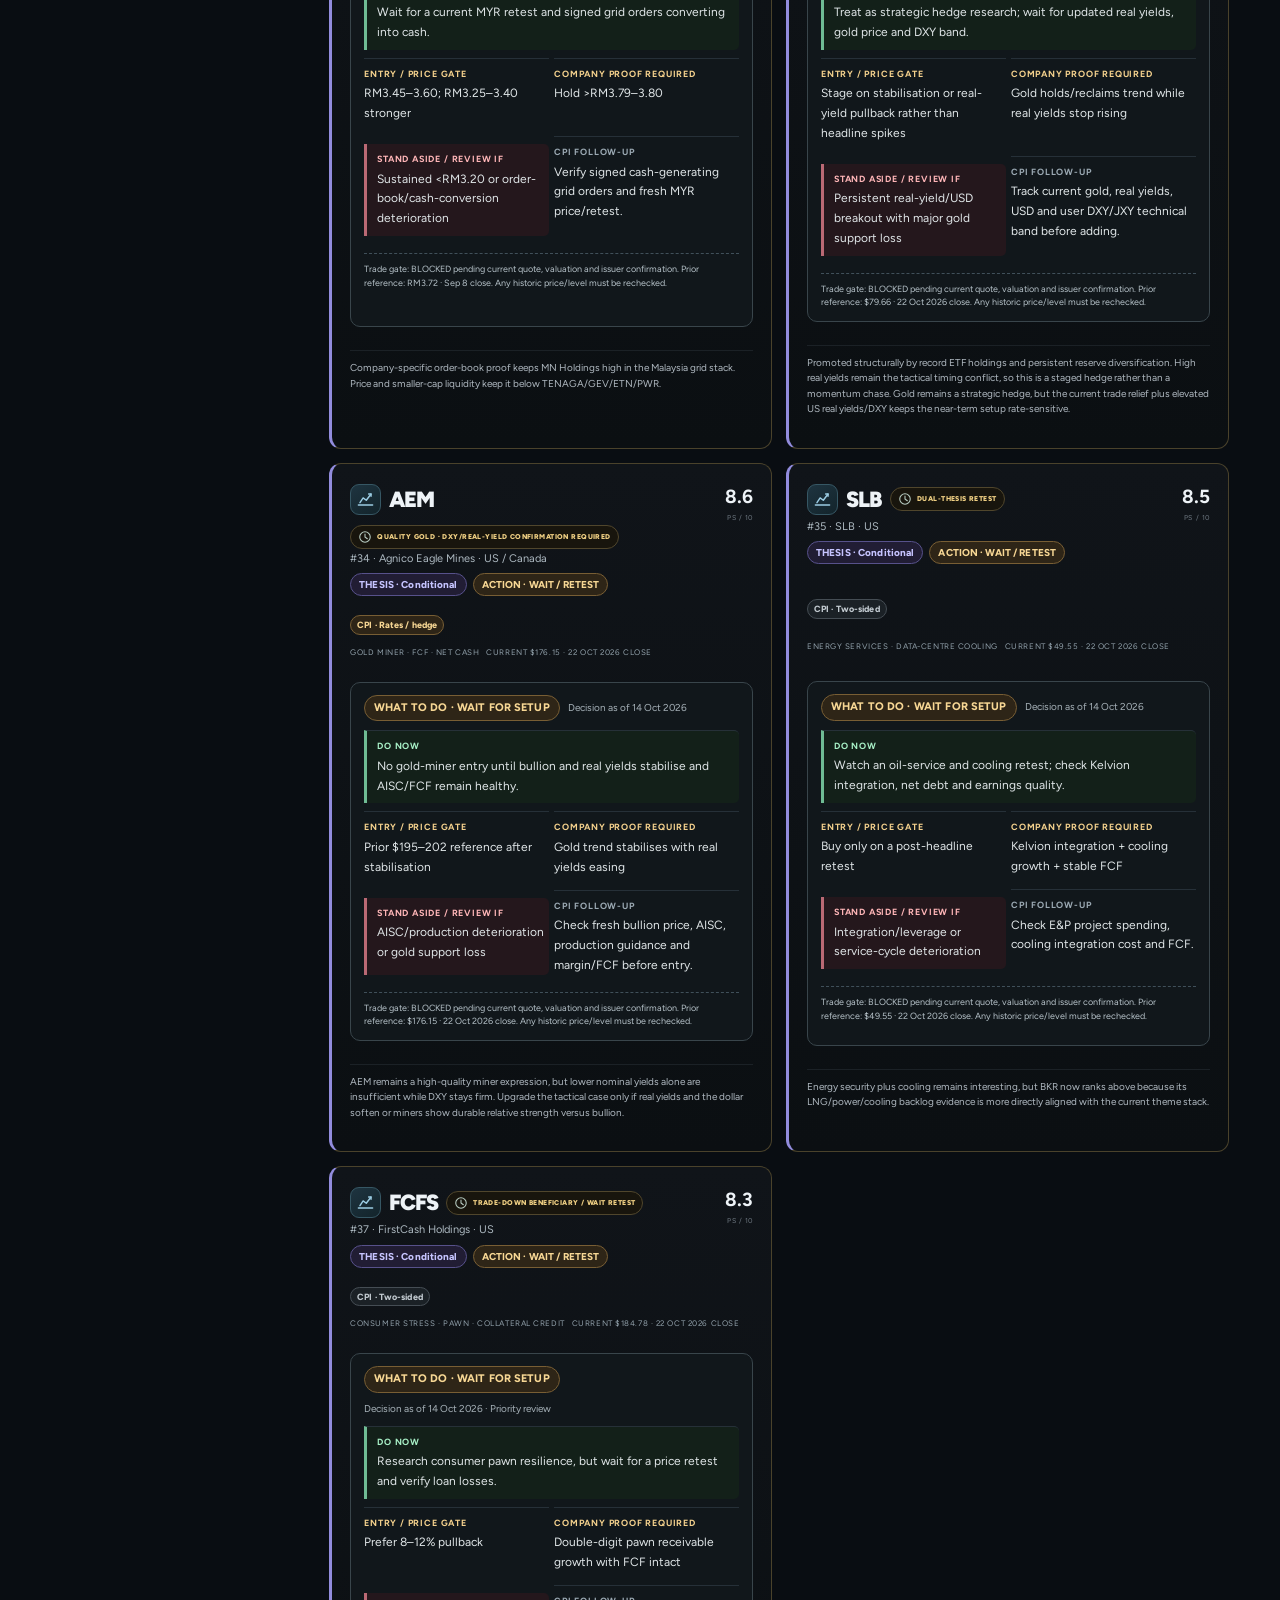
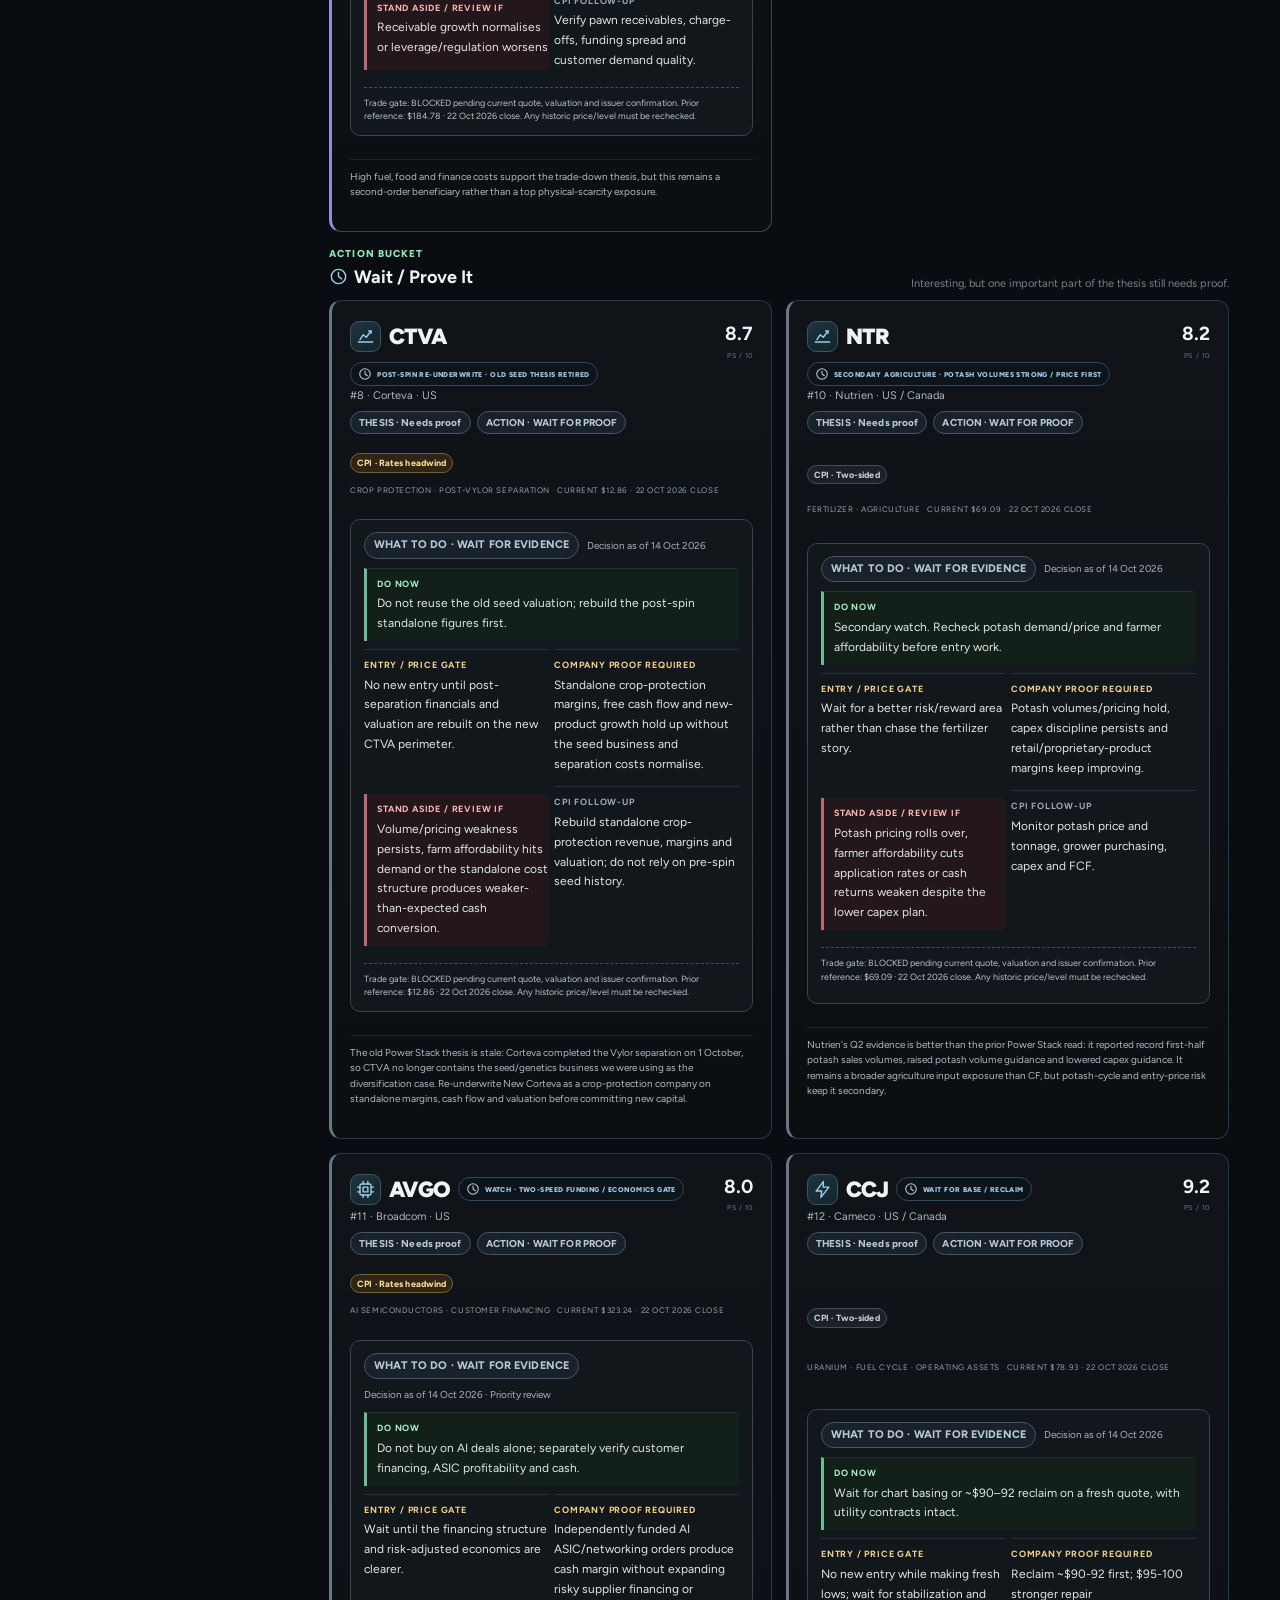
<file: watchlist.html>
<!doctype html>
<html lang="en">
<head>
  <meta charset="utf-8" />
  <meta name="viewport" content="width=device-width, initial-scale=1" />
  <meta name="description" content="Power Stack action watchlist — staged entries, confirmation levels, price changes, market regime and current holdings." />
  <title>Watchlist · Power Stack</title>
  <link rel="preconnect" href="https://fonts.googleapis.com" />
  <link rel="preconnect" href="https://fonts.gstatic.com" crossorigin />
  <link href="https://fonts.googleapis.com/css2?family=Inter:wght@400;500;600;700;800;900&display=swap" rel="stylesheet" />
  <link rel="stylesheet" href="styles.css" />
  <style>
    .watch-nav{display:grid;gap:4px}.watch-nav a{text-decoration:none;display:block}.watch-nav .nav-item.active{border:1px solid #41365f;background:linear-gradient(135deg,#141022,#0d1318)}
    .watch-hero{display:grid;grid-template-columns:minmax(0,1.3fr) minmax(280px,.7fr);gap:14px;margin-bottom:10px}.watch-hero-copy{padding:18px}.watch-hero-copy h2{font-size:24px;letter-spacing:-.04em;margin:5px 0 8px}.watch-hero-copy p{font-size:11px;color:#aab3bb;line-height:1.6;margin:0;max-width:840px}.watch-hero-meta{display:grid;grid-template-columns:repeat(2,minmax(0,1fr));gap:7px;padding:14px}.watch-stat{border:1px solid #232a31;background:#090d10;border-radius:9px;padding:11px}.watch-stat b{display:block;font-size:20px;letter-spacing:-.04em}.watch-stat span{display:block;font-size:8px;color:#77818a;text-transform:uppercase;letter-spacing:.08em;margin-top:3px}
    .regime-panel{display:grid;grid-template-columns:minmax(150px,.28fr) minmax(0,1fr);gap:14px;align-items:center;padding:13px 16px;margin:0 0 16px;border-color:#4b3e27;background:linear-gradient(110deg,#17130b,#101318 56%,#11151a)}.regime-panel strong{display:block;font-size:11px;color:#edce84;margin-top:3px}.regime-panel p{font-size:10px;line-height:1.55;color:#aeb7bf;margin:0}.regime-date{font-size:8px;color:#727d86;margin-top:5px;text-transform:uppercase;letter-spacing:.06em}
    .bucket-section{margin:14px 0}.bucket-head{display:flex;align-items:end;justify-content:space-between;gap:14px;margin-bottom:8px}.bucket-head h2{font-size:18px;margin:3px 0 0}.bucket-head p{font-size:9px;color:#77818a;margin:0;text-align:right}.bucket-grid{display:grid;grid-template-columns:repeat(2,minmax(0,1fr));gap:9px}.watch-card{border:1px solid #232a31;background:linear-gradient(180deg,#101419,#0b0f12);border-radius:12px;padding:14px;display:grid;gap:11px}.watch-card.buy{border-color:#29503b}.watch-card.selective{border-color:#4a422b}.watch-card.wait{border-color:#293845}.watch-card.avoid{border-color:#4b2e31}.watch-card-top{display:flex;justify-content:space-between;gap:12px;align-items:start}.ticker-line{display:flex;gap:8px;align-items:center;flex-wrap:wrap}.watch-ticker{font-size:22px;font-weight:900;letter-spacing:-.045em}.watch-name{font-size:9px;color:#77818a;margin-top:2px}.watch-score{min-width:56px;text-align:right}.watch-score b{font-size:19px}.watch-score span{display:block;font-size:7px;color:#6f7982;text-transform:uppercase;letter-spacing:.08em}.action-pill,.holding-pill,.move-pill{display:inline-flex;border-radius:999px;padding:4px 7px;font-size:7px;font-weight:850;letter-spacing:.06em;text-transform:uppercase}.action-pill.buy{color:#8fe0b0;border:1px solid #28503a;background:#0d1913}.action-pill.selective{color:#efcf83;border:1px solid #50462c;background:#18150d}.action-pill.wait{color:#9fc4e2;border:1px solid #30485a;background:#0d151b}.action-pill.avoid{color:#e39b9f;border:1px solid #513033;background:#1a1011}.holding-pill{color:#ffbc75;border:1px solid #5b3e22;background:#1c1209}.move-pill.up{color:#8fe0b0;border:1px solid #28503a;background:#0d1913}.move-pill.down{color:#e39b9f;border:1px solid #513033;background:#1a1011}.move-pill.flat{color:#a9b3bb;border:1px solid #303840;background:#101418}
    .watch-levels{display:grid;grid-template-columns:repeat(3,minmax(0,1fr));gap:6px}.level{border:1px solid #20272d;background:#090d10;border-radius:8px;padding:8px}.level span{display:block;font-size:7px;text-transform:uppercase;letter-spacing:.08em;color:#68737c;margin-bottom:3px}.level b{font-size:9px;line-height:1.35;color:#cbd2d7}.theme-line{display:flex;gap:7px;align-items:center;flex-wrap:wrap;font-size:8px;color:#91a0aa;text-transform:uppercase;letter-spacing:.07em}.thesis{font-size:10px;color:#aeb7bf;line-height:1.55;border-top:1px solid #1b2126;padding-top:9px}.chart-link{display:inline-flex;align-items:center;gap:6px;width:max-content;max-width:100%;text-decoration:none;border:1px solid #3e365b;background:linear-gradient(100deg,#151126,#111924);color:#d8c8ff;border-radius:8px;padding:7px 9px;font-size:8px;font-weight:800;letter-spacing:.03em}.chart-link:hover{border-color:#795ec1;color:#fff;filter:brightness(1.08)}.holdings-table .chart-link{margin-top:6px;padding:5px 7px;font-size:7px}
    .holdings-panel{padding:0;overflow:hidden;margin-top:18px}.holdings-head{display:flex;justify-content:space-between;gap:16px;align-items:end;padding:15px 17px;border-bottom:1px solid var(--line)}.holdings-head h2{font-size:18px;margin:4px 0 0}.holdings-head p{margin:0;font-size:9px;color:#78838c;text-align:right}.holdings-wrap{overflow:auto}.holdings-table{width:100%;border-collapse:collapse;min-width:940px}.holdings-table th,.holdings-table td{text-align:left;padding:11px 14px;border-bottom:1px solid #1c2227;font-size:9px;vertical-align:top}.holdings-table th{font-size:7px;color:#707a84;text-transform:uppercase;letter-spacing:.1em;background:#0b0f12}.holdings-table tr:last-child td{border-bottom:0}.holdings-table strong{font-size:11px}.holding-action{font-weight:800}.holding-action.core{color:var(--green)}.holding-action.hold{color:#c7d9e8}.holding-action.watch{color:var(--amber)}.holding-action.risk{color:var(--red)}.price-cell b{display:block;font-size:11px}.price-cell span{display:inline-flex;margin-top:4px}.holding-read{max-width:440px;line-height:1.5;color:#aeb7bf}
    .rate-gate{margin:14px 0;padding:16px;border:1px solid #5a4528;background:linear-gradient(110deg,#19130c,#0d1216 62%);border-radius:12px}.rate-gate h2{margin:4px 0 6px;font-size:20px}.rate-gate p{margin:0;color:#b9c1c7;font-size:10px;line-height:1.55}.rate-rank{display:grid;grid-template-columns:44px 90px minmax(0,1fr);gap:10px;align-items:start}.rate-rank .num{font-size:24px;font-weight:900;color:#ffbd77}.rate-rank .rticker{font-size:18px;font-weight:900}.rate-rank .rdecision{font-size:8px;color:#efcf83;font-weight:800;text-transform:uppercase;letter-spacing:.05em}.rate-rank .rwhy{font-size:9px;color:#aeb7bf;line-height:1.5;margin-top:4px}.error-state{padding:40px;text-align:center;color:var(--red);border:1px dashed #513033;border-radius:12px}.ghost-link.watch-link{color:#f5efff;background:linear-gradient(100deg,#5f47a7,#8e66d8);border-color:transparent;font-weight:850;box-shadow:0 0 22px rgba(142,102,216,.16)}
    @media(max-width:1000px){.watch-hero{grid-template-columns:1fr}.bucket-grid{grid-template-columns:1fr}.regime-panel{grid-template-columns:1fr}}
    @media(max-width:650px){.watch-levels{grid-template-columns:1fr}.bucket-head,.holdings-head{align-items:flex-start;flex-direction:column}.bucket-head p,.holdings-head p{text-align:left}.watch-hero-meta{grid-template-columns:repeat(2,minmax(0,1fr))}}
  </style>
  <link rel="stylesheet" href="stock-states.css" />
  <link rel="stylesheet" href="ps-ux.css" />
  <link rel="stylesheet" href="ps-market-icons.css" />
</head>
<body>
  <div class="app-shell">
    <aside class="sidebar">
      <div class="brand-block">
        <div class="eyebrow">INVESTMENT RESEARCH VAULT</div>
        <div class="brand">POWER STACK</div>
        <div class="brand-sub">ACTION QUEUE · ENTRIES · HOLDINGS</div>
      </div>
      <nav class="side-scroll">
        <section class="side-section">
          <div class="side-heading">Navigate</div>
          <div class="watch-nav">
            <a class="nav-item" href="index.html"><div class="nav-top"><span>Decision desk</span><b>↗</b></div></a>
            <a class="nav-item" href="themes.html"><div class="nav-top"><span>Developing Themes</span><b>↗</b></div></a>
            <a class="nav-item active" href="watchlist.html"><div class="nav-top"><span>Watchlist</span><b>●</b></div></a><a class="nav-item" href="motion.html"><div class="nav-top"><span>Market Motion</span><b>↗</b></div></a>
            <a class="nav-item" href="holdings.html"><div class="nav-top"><span>Current Holdings</span><b>↗</b></div></a>
            <a class="nav-item" href="capital-scarcity.html"><div class="nav-top"><span>Capital Scarcity</span><b>↗</b></div></a>
          </div>
        </section>
        <section class="side-section">
          <div class="side-heading">Discipline</div>
          <div class="side-micro">A good company at a bad entry stays on watch. A good theme with weak economics stays out. Current holdings are shown separately so new-money decisions do not get mixed with sunk-cost thinking.</div>
        </section>
      </nav>
      <div class="side-footer"><span>Snapshot</span><strong id="sideAsOf">Loading…</strong></div>
    </aside>

    <div class="workspace">
      <header class="topbar">
        <div>
          <div class="eyebrow">PRICE + THESIS + CONFIRMATION</div>
          <h1>Watchlist</h1>
          <p>Where the next dollar should wait, enter, or stay away.</p>
        </div>
        <div class="top-actions">
          <a class="ghost-link" href="index.html">← Decision desk</a>
          <a class="ghost-link watch-link" href="watchlist.html">Watchlist</a><a class="ghost-link" href="motion.html">Market Motion →</a>
          <a class="ghost-link" href="holdings.html">Current Holdings →</a>
        </div>
      </header>

      <main class="main-content">
        <section class="watch-hero">
          <div class="panel watch-hero-copy">
            <div id="actionMapDate" class="eyebrow">LATEST ACTION MAP</div>
            <h2>Separate “interesting” from “buyable now”.</h2>
            <p>Score tells us how strong the setup is. Action tells us whether the price and evidence are good enough to do something now. Live market data can change the setup, but it cannot invent company evidence.</p>
          </div>
          <div id="watchStats" class="panel watch-hero-meta"></div>
        </section>

        <section id="regimePanel" class="panel regime-panel">
          <div><div class="eyebrow">ACTIVE REGIME</div><strong id="regimeTitle">Loading…</strong><div id="regimeDate" class="regime-date"></div></div>
          <p id="regimeSummary">Loading current market overlay…</p>
        </section>

        <section id="rateOverlaySection" class="section"><div class="rate-gate"><div class="eyebrow">10Y RATE-RESILIENCE OVERLAY · 25 SEP</div><h2 id="rateGateTitle">Loading 10Y admission gate…</h2><p id="rateGateRead"></p></div><div id="rateRankRoot" class="bucket-grid"></div></section>\n\n        <div class="stock-state-note">Each card now says exactly WHAT TO DO, the dated entry/price gate, company proof and when to stand aside. Bullish thesis is not a live buy recommendation; price references may be stale.</div>
<div id="watchSignalTabs" class="stock-filter-tabs" role="group" aria-label="Filter stocks by thesis"><button type="button" class="stock-filter stock-filter--all" data-watch-tone="all" aria-pressed="true">All stocks</button><button type="button" class="stock-filter stock-filter--bullish" data-watch-tone="bullish" aria-pressed="false">Bullish thesis</button><button type="button" class="stock-filter stock-filter--conditional" data-watch-tone="conditional" aria-pressed="false">Conditional / retest</button><button type="button" class="stock-filter stock-filter--unconfirmed" data-watch-tone="unconfirmed" aria-pressed="false">Needs proof</button><button type="button" class="stock-filter stock-filter--bearish" data-watch-tone="bearish" aria-pressed="false">Bearish / avoid</button></div>
<div id="archiveRadarNote" class="stock-state-note">15 October cross-asset research: active radar excludes parked candidates. Historical scores and research are preserved. <a href="research/2026-10-15-power-stack-full-spectrum-sweep.md" target="_blank" rel="noopener">Read sector sweep ↗</a> <button type="button" id="archiveToggle" class="stock-filter stock-filter--unconfirmed" hidden>Show parked assets</button></div>
<div id="bucketRoot"></div>

        <section class="holdings-panel panel">
          <div class="holdings-head">
            <div><div class="eyebrow">EXISTING CAPITAL</div><h2>Current Holdings — market action overlay</h2></div>
            <p>Decision score, price and Action are shown together. The underlying company evidence still stays separate from market noise.</p>
          </div>
          <div class="holdings-wrap">
            <table class="holdings-table">
              <thead><tr><th>Holding</th><th>Decision score</th><th>Latest price</th><th>Action</th><th>Current read</th></tr></thead>
              <tbody id="holdingsBody"></tbody>
            </table>
          </div>
        </section>
      </main>

      <footer class="footer">Power Stack Watchlist is the fresh-money queue. Research the setup first; act only when the business, evidence and price line up.</footer>
    </div>
  </div>

  <script src="stock-states.js"></script>
  <script>
    let cpiOverlayWatch=new Map(),cpiOverlayHold=new Map(),actionWatch=new Map(),actionHeld=new Map();
    const bucketClass = id => id === 'buy' ? 'buy' : id === 'selective' ? 'selective' : id === 'wait' ? 'wait' : 'avoid';
    const moveClass = value => value > .15 ? 'up' : value < -.15 ? 'down' : 'flat';
    const moveLabel = value => Number.isFinite(value) ? `${value > 0 ? '+' : ''}${value.toFixed(1)}%` : '—';
    const prettyDate = value => {
      if(!value) return 'Latest';
      const [y,m,d] = value.split('-').map(Number);
      return new Date(Date.UTC(y,m-1,d)).toLocaleDateString('en-GB',{day:'numeric',month:'short',year:'numeric',timeZone:'UTC'});
    };
    const chartSnapshots = {
      'XYL':'assets/charts/2026-08-28/xyl.webp',
      '1816.HK':'assets/charts/2026-08-28/1816-hk.webp',
      'PWR':'assets/charts/2026-08-28/pwr.webp',
      'TENAGA':'assets/charts/2026-08-28/tenaga.webp',
      'F':'assets/charts/2026-08-28/f.webp',
      'MOD':'assets/charts/2026-08-28/mod.webp',
      'MCD':'assets/charts/2026-08-28/mcd.webp',
      'HAL':'assets/charts/2026-08-28/hal.webp',
      'CVX':'assets/charts/2026-08-28/cvx.webp',
      'SPCX':'assets/charts/2026-08-28/spcx.webp',
      '0836.HK':'assets/charts/2026-08-28/0836-hk.webp',
      'ENPH':'assets/charts/2026-08-28/enph.webp',
      'SMR':'assets/charts/2026-08-28/smr.webp',
      '0968.HK':'assets/charts/2026-08-28/0968-hk.webp',
      'DAYANG':'assets/charts/2026-08-28/dayang.webp'
    };
    const chartButton = ticker => chartSnapshots[ticker] ? `<a class="chart-link" href="${chartSnapshots[ticker]}" target="_blank" rel="noopener" title="User-uploaded TradingView chart snapshot">▧ View chart · uploaded 28 Aug 2026 ↗</a>` : '';

    function renderStats(data, holdings){
      const buyCount = data.candidates.filter(x=>x.bucket==='buy').length;
      const selectiveCount = data.candidates.filter(x=>x.bucket==='selective').length;
      document.getElementById('watchStats').innerHTML = [
        [data.candidates.length, 'Candidates tracked'],
        [buyCount, 'Bullish research'],
        [selectiveCount, 'Selective / retest'],
        [holdings.length, 'Current holdings']
      ].map(([v,l])=>`<div class="watch-stat"><b>${v}</b><span>${l}</span></div>`).join('');
    }

    function renderRateOverlay(data){
      const rr=data.rateResilienceOverlay;
      if(!rr){document.getElementById('rateOverlaySection').style.display='none';return;}
      document.getElementById('rateGateTitle').textContent=rr.gate;
      document.getElementById('rateGateRead').textContent=rr.macroRead+' '+rr.scorePolicy;
      document.getElementById('rateRankRoot').innerHTML=(rr.ranking||[]).map(x=>`
        <article class="watch-card selective rate-rank">
          <div class="num">#${x.rank}</div>
          <div><div class="rticker">${x.ticker}</div><div class="watch-name">${x.name}</div></div>
          <div><div class="rdecision">${x.action}</div><div class="rwhy">${x.reason}<br><strong>Next:</strong> ${x.nextTest}</div></div>
        </article>`).join('');
    }

    let watchFilter='all', showArchived=false, archiveCandidates=new Set();
    function renderBuckets(data){
      document.getElementById('bucketRoot').innerHTML = data.buckets.map(bucket=>{
        const items = data.candidates.filter(x=>x.bucket===bucket.id && (!archiveCandidates.has(x.ticker)||showArchived) && (watchFilter==='all'||PowerStackState.watchlist(x).tone===watchFilter)).sort((a,b)=>a.rank-b.rank);
        if(!items.length) return '';
        return `<section class="bucket-section">
          <div class="bucket-head"><div><div class="eyebrow">ACTION BUCKET</div><h2>${bucket.label}</h2></div><p>${bucket.description}</p></div>
          <div class="bucket-grid">${items.map(item=>`
            <article class="watch-card stock-card-state ${bucketClass(item.bucket)}" data-thesis-tone="${PowerStackState.watchlist(item).tone}">
              <div class="watch-card-top">
                <div><div class="ticker-line"><span class="watch-ticker">${item.ticker}</span><span class="action-pill ${bucketClass(item.bucket)}">${item.action}</span></div><div class="watch-name">#${item.rank} · ${item.name} · ${item.market}</div>${PowerStackState.strip([{text:"THESIS · "+PowerStackState.watchlist(item).text,tone:PowerStackState.watchlist(item).tone,label:PowerStackState.watchlist(item).basis},{text:"ACTION · "+PowerStackState.watchlistAction(item).text,tone:PowerStackState.watchlistAction(item).tone,label:PowerStackState.watchlistAction(item).basis}])}</div>
                <div class="watch-score"><b>${item.score.toFixed(1)}</b><span>PS / 10</span></div>
              </div>
              ${(()=>{const c=PowerStackState.cpiImpact(cpiOverlayWatch.get(item.ticker));return c?'<div class="stock-state-inline">'+PowerStackState.badge(c.text,c.tone,c.basis)+'</div>':''})()}
              <div class="theme-line"><span>${item.theme}</span><span>current ${item.price}</span>${Number.isFinite(item.snapshotChangePct) ? `<span class="move-pill ${moveClass(item.snapshotChangePct)}">${moveLabel(item.snapshotChangePct)} vs prior snapshot</span>` : ''}</div>
              ${PowerStackState.watchPlan(actionWatch.get(item.ticker),item,cpiOverlayWatch.get(item.ticker),false)}
              <div class="thesis">${item.thesis}</div>
              ${chartButton(item.ticker)}
            </article>`).join('')}</div>
        </section>`;
      }).join('');
    }

    function renderHoldings(fundamentals, market){
      const marketByTicker = new Map((market.holdings || []).map(x=>[x.ticker,x]));
      const sorted = [...fundamentals].sort((a,b)=>b.score-a.score);
      document.getElementById('holdingsBody').innerHTML = sorted.map(h=>{
        const m = marketByTicker.get(h.ticker) || {};
        const cls = m.class || (h.score>=80 ? 'core' : 'hold');
        return `<tr>
          <td><strong>${h.ticker}</strong><br><span style="color:#77818a">${h.name}</span><div class="stock-state-inline">${PowerStackState.badge(PowerStackState.holding(h).text,PowerStackState.holding(h).tone,PowerStackState.holding(h).basis)}${(()=>{const c=PowerStackState.cpiImpact(cpiOverlayHold.get(h.ticker));return c?PowerStackState.badge(c.text,c.tone,c.basis):''})()}</div>${chartButton(h.ticker)}</td>
          <td><strong>${h.score}/100</strong><br><span style="color:#77818a">${h.grade} · ${h.status}</span></td>
          <td class="price-cell"><b>${m.price || '—'}</b>${Number.isFinite(m.changePct) ? `<span class="move-pill ${moveClass(m.changePct)}">${moveLabel(m.changePct)}</span>` : ''}</td>
          <td><span class="holding-action ${cls}">${m.action || 'HOLD'}</span><div class="stock-state-inline">${PowerStackState.badge(PowerStackState.holdingAction(h).text,PowerStackState.holdingAction(h).tone,PowerStackState.holdingAction(h).basis)}</div><div class="stock-plan-inline"><b>NOW:</b> ${PowerStackState.escape(actionHeld.get(h.ticker)?.now||h.verdict||"Verify research")}</div></td>
          <td class="holding-read">${m.read || h.verdict || '—'}</td>
        </tr>`;
      }).join('');
    }

    Promise.all([
      fetch('data/watchlist.json',{cache:'no-store'}).then(r=>{if(!r.ok)throw new Error('watchlist HTTP ' + r.status);return r.json();}),
      fetch('data/holdings-fundamentals.json',{cache:'no-store'}).then(r=>{if(!r.ok)throw new Error('holdings HTTP ' + r.status);return r.json();}),
      fetch('data/latest-market-review.json',{cache:'no-store'}).then(r=>{if(!r.ok)throw new Error('market review HTTP ' + r.status);return r.json();}),
      fetch('data/live-desk-canonical.json',{cache:'no-store'}).then(r=>{if(!r.ok)throw new Error('Live Desk HTTP ' + r.status);return r.json();}),
      fetch('data/cpi-2026-10-14-security-overlay.json',{cache:'no-store'}).then(r=>r.ok?r.json():null).catch(()=>null),
      fetch('data/stock-action-playbook.json',{cache:'no-store'}).then(r=>r.ok?r.json():null).catch(()=>null),
      fetch('data/full-spectrum-triage-2026-10-15.json',{cache:'no-store'}).then(r=>r.ok?r.json():null).catch(()=>null)
    ]).then(([watch,holdingData,market,live,cpi,plans,triage])=>{
      const playbook=plans?.contractVersion==='power-stack-action-playbook/1'?plans:null;
      actionWatch=new Map((playbook?.watchlist||[]).map(x=>[x.ticker,x]));
      actionHeld=new Map((playbook?.holdings||[]).map(x=>[x.ticker,x]));
      const valid=cpi?.contractVersion==='power-stack-cpi-crossasset-security-review/1'?cpi:null;
      cpiOverlayWatch=new Map((valid?.watchlist||[]).map(x=>[x.ticker,x]));
      cpiOverlayHold=new Map((valid?.holdings||[]).map(x=>[x.ticker,x]));
      const date = prettyDate(watch.asOf);
      const regime = live.regime || {};
      const liveDate = live.asOf ? prettyDate(String(live.asOf).slice(0,10)) : 'latest';
      document.getElementById('sideAsOf').textContent = 'Action map ' + date + ' · Live ' + liveDate;
      document.getElementById('actionMapDate').textContent = date.toUpperCase() + ' ACTION MAP';
      document.getElementById('regimeTitle').textContent = regime.family || market.regime || 'Current market regime';
      document.getElementById('regimeSummary').textContent = regime.implication || regime.answer || market.summary || watch.marketRegime || '—';
      document.getElementById('regimeDate').textContent = 'Live canonical · rates ' + (live.rateRegime?.state || 'UNRESOLVED') + ' · Treasury bills ' + (live.sourceHealth?.treasuryBills || 'unknown') + ' · NY Fed funding ' + (live.sourceHealth?.nyFedReferenceRates || 'unknown');
      renderStats(watch, holdingData.holdings);
      if(triage?.contractVersion==='power-stack-full-spectrum-triage/v1' && Array.isArray(triage.watchlistTriage)){
        archiveCandidates=new Set(triage.watchlistTriage.filter(x=>x.priority==='ARCHIVE_FROM_ACTIVE_RADAR').map(x=>x.ticker));
        const toggle=document.getElementById('archiveToggle');
        toggle.hidden=archiveCandidates.size===0;
        toggle.textContent='Show '+archiveCandidates.size+' parked assets';
        toggle.addEventListener('click',()=>{
          showArchived=!showArchived;
          toggle.textContent=(showArchived?'Hide':'Show')+' '+archiveCandidates.size+' parked assets';
          toggle.setAttribute('aria-pressed',String(showArchived));
          renderBuckets(watch);
        });
        document.getElementById('archiveRadarNote').firstChild.textContent=(watch.candidates.length-archiveCandidates.size)+' active research names; '+archiveCandidates.size+' parked in archive after 15 October sweep. All 46 historical scores and original actions are preserved. ';
      }
      renderRateOverlay(watch);
      renderBuckets(watch);
      document.querySelectorAll('[data-watch-tone]').forEach(button=>button.addEventListener('click',()=>{watchFilter=button.dataset.watchTone;document.querySelectorAll('[data-watch-tone]').forEach(other=>other.setAttribute('aria-pressed',String(other===button)));renderBuckets(watch)}));
      renderHoldings(holdingData.holdings, market);
    }).catch(err=>{
      document.getElementById('bucketRoot').innerHTML = '<div class="error-state">Could not load watchlist: ' + err.message + '</div>';
      document.getElementById('sideAsOf').textContent = 'Data unavailable';
      document.getElementById('regimeTitle').textContent = 'Data unavailable';
      document.getElementById('regimeSummary').textContent = err.message;
    });
  </script>
  <script src="ps-ux.js"></script>
  <script src="ps-market-icons.js"></script>
</body>
</html>
</file>
<file: stock-states.css>
/* Stock-state colours only. Preserve original Power Stack dark theme and typography.
   Bullish/bearish = STORED THESIS or RISK; action is a separate pill. */
.stock-tag-strip{display:flex;align-items:center;flex-wrap:wrap;gap:6px;margin:6px 0 8px}
.stock-tag{display:inline-flex;align-items:center;width:max-content;max-width:100%;padding:4px 8px;border-radius:999px;border:1px solid #4b5661;background:#171c22;color:#c7d0d7;font-size:10px;font-weight:750;line-height:1.3;letter-spacing:.012em;white-space:normal}
.stock-tag--bullish{color:#a8f0c7;border-color:#35664c;background:#10251b}
.stock-tag--bearish{color:#ffb6b8;border-color:#853d48;background:#34191f}
.stock-tag--caution{color:#f7d794;border-color:#785e34;background:#2e2517}
.stock-tag--conditional{color:#c6c4ff;border-color:#57518b;background:#211d34}
.stock-tag--unconfirmed{color:#b6c7d4;border-color:#455666;background:#19212a}
.stock-tag--unrated{color:#bfc6d0;border-color:#414750;background:#1b2025}
.stock-tag--neutral{color:#c1c9cf;border-color:#454d54;background:#1b2126}
.stock-tag--action{font-weight:850;letter-spacing:.025em}
.stock-state-note{font-size:11px;line-height:1.5;color:#aeb8be;margin:8px 0 13px}
.stock-state-key{display:flex;gap:7px;flex-wrap:wrap;align-items:center;margin:10px 0 14px}
.stock-state-key-label{font-size:10px;color:#b2bdc7;font-weight:700;margin-right:4px}
.stock-filter-tabs{display:flex;gap:7px;flex-wrap:wrap;align-items:center;margin:12px 0 17px}
.stock-filter{appearance:none;border:1px solid #3a444d;background:#13191e;border-radius:10px;padding:8px 11px;color:#c9d3d9;font:inherit;font-size:11px;font-weight:750;cursor:pointer}
.stock-filter:hover{border-color:#75818c}
.stock-filter[aria-pressed=true]{box-shadow:0 0 0 1px currentColor inset;background:#202930;color:#fff}
.stock-filter--bullish[aria-pressed=true]{color:#a8f0c7;border-color:#35664c;background:#162b20}
.stock-filter--bearish[aria-pressed=true]{color:#ffb6b8;border-color:#853d48;background:#311c21}
.stock-filter--conditional[aria-pressed=true]{color:#c6c4ff;border-color:#57518b;background:#231f37}
.stock-filter--unconfirmed[aria-pressed=true]{color:#d6dbdc;border-color:#5c6671;background:#252b32}
.stock-filter--all[aria-pressed=true]{color:#dbe5ee}
.stock-filter:focus-visible,.stock-tag a:focus-visible{outline:2px solid #e9e0ff;outline-offset:3px}
.stock-card-state{border-left:3px solid #51575d}
.stock-card-state[data-thesis-tone=bullish]{border-left-color:#57bc86}
.stock-card-state[data-thesis-tone=bearish]{border-left-color:#df7180}
.stock-card-state[data-thesis-tone=caution]{border-left-color:#d5b568}
.stock-card-state[data-thesis-tone=conditional]{border-left-color:#928cdd}
.stock-card-state[data-thesis-tone=unconfirmed],.stock-card-state[data-thesis-tone=unrated]{border-left-color:#6a7882}
.stock-card-state[data-thesis-tone=neutral]{border-left-color:#55636c}
.stock-state-inline{display:inline-flex;gap:5px;align-items:center;flex-wrap:wrap;max-width:100%}
.stock-state-inline .stock-tag{font-size:9px;padding:3px 6px}
.stock-state-footnote{font-size:10px;color:#9aa5ad;margin-top:8px}
body .watch-card.stock-card-state{border-left-width:3px}
body .holding-card.stock-card-state{border-left-width:3px}
body .idea-card.stock-card-state{border-left-width:3px}
body .idea-row.stock-card-state{border-left:3px solid #55636c}
body .idea-row.stock-card-state[data-thesis-tone=bullish]{border-left-color:#57bc86}
body .idea-row.stock-card-state[data-thesis-tone=bearish]{border-left-color:#df7180}
body .idea-row.stock-card-state[data-thesis-tone=conditional]{border-left-color:#928cdd}
.stock-latest-note{font-size:10px;color:#b8c4ca}
[hidden]{display:none!important}
@media(max-width:650px){.stock-filter-tabs{gap:6px}.stock-filter{padding:8px 9px}.stock-state-key{gap:5px}.stock-tag{font-size:9px}}
@media(prefers-reduced-motion:reduce){.stock-filter{transition:none}}

/* Action playbook. Explicit decisions in the classic Power Stack colour scheme,
   with thesis signals and macro badges still separate from trade eligibility. */
.stock-plan{border:1px solid #39454b;background:#11171b;border-radius:10px;margin:12px 0;padding:12px 13px;color:#dbe2e5;}
.stock-plan-top{display:flex;align-items:center;gap:8px;flex-wrap:wrap;margin-bottom:9px;}
.stock-plan-top .stock-tag{font-size:11px;padding:5px 9px;}
.stock-plan-date{font-size:10px;color:#a5b0b7;}
.stock-plan-row{border-top:1px solid #263038;padding:9px 0 5px;}
.stock-plan-row>b{display:block;font-size:9px;line-height:1.4;letter-spacing:.09em;text-transform:uppercase;color:#9ba9b3;}
.stock-plan-row>p{margin:4px 0 2px;line-height:1.55;font-size:11px;color:#e0e6e8;}
.stock-plan-row--now{border-left:3px solid #6fbb94;padding-left:10px;background:#132019;margin:7px 0 8px;border-radius:0 5px 5px 0;}
.stock-plan-row--now>b{color:#a8f0c7;}
.stock-plan-row--risk{border-left:3px solid #ba6974;padding-left:10px;background:#24171c;border-top:0;border-radius:0 5px 5px 0;margin:8px 0;}
.stock-plan-row--risk>b{color:#ffb6b8;}
.stock-plan-row--entry>b{color:#f4d18d;}
.stock-plan-conditions{display:grid;gap:5px;grid-template-columns:repeat(2,minmax(0,1fr));}
.stock-plan-conditions>.stock-plan-row{min-width:0;}
.stock-plan-conditions>.stock-plan-row:last-child:nth-child(odd){grid-column:1/-1;}
.stock-plan-foot{border-top:1px dashed #40505a;padding-top:8px;margin-top:9px;color:#b6c2c9;font-size:9px;line-height:1.5;}
.stock-plan-details{border:1px solid #374149;border-radius:7px;background:#151d21;margin-top:9px;padding:7px 9px;}
.stock-plan-details summary{cursor:pointer;font-size:10px;font-weight:750;color:#cbd5dc;padding:5px;list-style:revert;}
.stock-plan-details:focus-within{border-color:#b7a5ff;}
.stock-plan-details[open]{margin-bottom:5px;}
.stock-plan-details .stock-plan-row{padding-top:10px;}
.stock-plan-summary{font-size:11px;color:#b0bec6;margin:7px 0 11px;line-height:1.5;}
.stock-plan-inline{font-weight:650;color:#d6e2e6;font-size:10px;line-height:1.45;}
.stock-plan-inline b{color:#b6edce;}
@media(max-width:790px){.stock-plan-conditions{grid-template-columns:1fr}.stock-plan-conditions>.stock-plan-row:last-child:nth-child(odd){grid-column:auto}}
</file>
<file: advisor-desk.css>
/* Power Stack client advisory desk — standalone responsive visual layer.
   Keeps legacy stock/watchlist styling untouched; only new .adv-* components. */
:root{--adv-lime:#b6ead2;--adv-ink:#edf6f1;--adv-dim:#aabbb5;--adv-rule:#293b3b;--adv-panel:#151e21;--adv-panel2:#19262a;--adv-dark:#0c1316;--adv-warning:#f1cc8d;--adv-danger:#ef9f9d;}
html{scroll-behavior:smooth;scroll-padding-top:90px}
body{background:radial-gradient(ellipse 48% 28% at 8% -6%,#17362f 0%,transparent 95%),#0c1316;color:var(--adv-ink)}
header{position:sticky;top:0;z-index:30;border-color:#233934;background:rgba(11,19,20,.95);backdrop-filter:blur(18px);-webkit-backdrop-filter:blur(18px)}
header .wrap{max-width:1260px;padding-top:13px;padding-bottom:13px}
.wrap{max-width:1260px}
.logo{font-size:16px;letter-spacing:-.6px}
.logo em{font-style:normal;color:#95e1b6}
.logo small{border-left:1px solid #51635f;padding-left:10px}
nav{align-items:center;gap:22px}nav a{font-size:12px;color:#c9d7d2;padding:8px 0}
nav a[aria-current="page"]{color:#b6ead2;font-weight:700}
nav .adv-nav-cta{border:1px solid #3d7767;border-radius:9px;padding:8px 12px;color:#c8f4dd}
a:focus-visible,button:focus-visible,summary:focus-visible,input:focus-visible{outline:2px solid #b9f6df;outline-offset:3px}
main{padding-top:16px}
.adv-status{display:flex;align-items:center;justify-content:space-between;flex-wrap:wrap;gap:8px 20px;font-size:11px;color:#bbc9c6;padding:0 0 15px;border-bottom:1px solid #2a3839}
.adv-status-dot{display:inline-block;width:7px;height:7px;border-radius:50%;background:#f1cb8d;margin-right:7px;vertical-align:middle}
.adv-status strong{color:#e5e9e7;font-weight:700}
.adv-status-right{color:#93aca5}
.adv-hero{display:grid;grid-template-columns:minmax(0,1.48fr) minmax(280px,.83fr);gap:48px;padding:46px 0 37px;align-items:end}
.adv-overline{color:#88ceb0;font-size:11px;text-transform:uppercase;letter-spacing:1.6px;font-weight:750}
.adv-hero h2{font-size:clamp(38px,5.15vw,68px);max-width:780px;font-weight:760;letter-spacing:-2.8px;line-height:1.035;margin:14px 0 18px;text-wrap:balance}
.adv-hero h2 span{color:#b7e3ce}
.adv-hero p{max-width:640px;font-size:15px;color:#b9c8c3;line-height:1.68}
.adv-hero-actions{display:flex;gap:10px;flex-wrap:wrap;margin:24px 0 0}
.adv-button{appearance:none;min-height:42px;border:1px solid #3a6055;background:#20382f;color:#e8fff3;border-radius:9px;display:inline-flex;align-items:center;justify-content:center;gap:8px;padding:10px 16px;text-decoration:none;font-size:12px;font-weight:750;cursor:pointer;transition:background .16s ease,border-color .16s ease,transform .16s ease}
.adv-button:hover{background:#315744;border-color:#80bea0;transform:translateY(-1px);color:#fff}
.adv-button.secondary{background:transparent;color:#c3d4d0;border-color:#3b504e}
.adv-button.secondary:hover{background:#1d2a29}
.adv-hero-number{border-left:1px solid #3a504b;padding:8px 0 5px 29px}
.adv-hero-number .adv-large{font-size:clamp(38px,4.2vw,56px);letter-spacing:-2.4px;line-height:1.12;font-weight:760;margin:9px 0 10px;font-variant-numeric:tabular-nums}
.adv-meta{font-size:11px;color:#99aaa6}
.adv-goal-grid{display:grid;grid-template-columns:1fr 1fr;gap:18px;margin-top:20px;padding-top:18px;border-top:1px solid #2b3b39}
.adv-goal-grid strong{display:block;font-size:18px;letter-spacing:-.5px;font-variant-numeric:tabular-nums}
.adv-goal-grid small{color:#a3b2ad;font-size:11px;line-height:1.5}
.adv-warning-line{margin:0;padding:12px 16px;border:1px solid #5d5138;border-radius:9px;background:#1f201c;color:#e3d5b8;font-size:12px;line-height:1.65}
.adv-warning-line strong{color:#f2ddb1}
.adv-block{margin:38px 0 0}
.adv-title-row{display:flex;align-items:flex-end;justify-content:space-between;gap:18px;flex-wrap:wrap;padding-bottom:16px;border-bottom:1px solid var(--adv-rule)}
.adv-title-row h2{font-size:clamp(22px,3vw,29px);font-weight:750;letter-spacing:-.9px;margin:4px 0 2px}
.adv-title-row p{font-size:12px;color:#9db0a9;max-width:680px}
.adv-title-row .adv-overline{color:#7eae9b}
.adv-inline-link{color:#a5dfc6;text-decoration:none;font-size:12px;font-weight:650}
.adv-inline-link:hover{text-decoration:underline}
.adv-primary-list{display:grid;gap:0}
.adv-move{display:grid;grid-template-columns:50px minmax(0,1fr) minmax(160px,240px);gap:22px;align-items:start;padding:23px 2px;border-bottom:1px solid #283a3a}
.adv-move-num{font-size:19px;color:#6e9185;font-weight:700;letter-spacing:-1px}
.adv-move-top{display:flex;align-items:center;gap:10px;flex-wrap:wrap;margin-bottom:7px}
.adv-tag{font-size:10px;font-weight:800;letter-spacing:.5px;text-transform:uppercase;color:#bfdcd0;white-space:nowrap}
.adv-tag.positive{color:#aee5c5}
.adv-tag.caution{color:#f0cb90}
.adv-tag.neutral{color:#bfcbd0}
.adv-tag.conditional{color:#c2d8b2}
.adv-move h3{font-size:18px;line-height:1.28;letter-spacing:-.42px;margin:0 0 8px}
.adv-move p{font-size:13px;color:#aec0ba;line-height:1.65;max-width:710px}
.adv-move-more{margin-top:9px;display:block;font-size:12px;color:#d4e3dc}
.adv-move-side{text-align:right;padding-top:5px}
.adv-move-side strong{display:block;font-size:19px;color:#edf4ed;font-variant-numeric:tabular-nums}
.adv-move-side small{display:block;font-size:11px;color:#a0b1ab;margin:4px 0 9px}
.adv-move-side a{font-size:12px;text-decoration:none;color:#a5e0c9}
.adv-move-side a:hover{text-decoration:underline}
.adv-money-bar{display:flex;gap:3px;width:100%;height:16px;overflow:hidden;border-radius:5px;background:#22332f;margin-top:20px}
.adv-money-bar > div{min-width:0;transition:width .25s}
.adv-legend{display:flex;flex-wrap:wrap;gap:9px 24px;margin:15px 0 13px;font-size:11px;color:#b9ccc4}
.adv-legend i{display:inline-block;height:8px;width:8px;border-radius:2px;margin-right:6px;vertical-align:1px}
.adv-budget-wrap{overflow-x:auto;border:1px solid #2d4140;border-radius:13px;background:#111b1d;margin-top:18px}
.adv-table{border-collapse:collapse;width:100%;font-size:12px;min-width:620px}
.adv-table thead th{text-align:left;color:#93ada2;font-size:10px;text-transform:uppercase;letter-spacing:.85px;background:#162124;padding:13px 16px;font-weight:700}
.adv-table td{padding:14px 16px;border-top:1px solid #263636;color:#d9e6df;vertical-align:middle}
.adv-table tbody tr:hover{background:#1a2929}
.adv-table th[data-num],.adv-table td[data-num]{text-align:right;font-variant-numeric:tabular-nums;white-space:nowrap}
.adv-table td strong{display:block;font-size:12px;color:#f0f7f3}
.adv-table td small{display:block;color:#90a5a0;font-size:11px;margin-top:3px}
.adv-table tfoot td{font-weight:750;background:#1a2829}
.adv-sleeve{font-size:10px;color:#9fb7aa}
.adv-heading-flex{display:flex;justify-content:space-between;align-items:center;gap:10px}
.adv-filter{display:flex;gap:5px;flex-wrap:wrap;margin:19px 0 5px}
.adv-filter button{font:inherit;cursor:pointer;font-size:12px;border:1px solid #3b5050;background:transparent;color:#adc2bc;border-radius:7px;min-height:37px;padding:7px 13px}
.adv-filter button[aria-pressed="true"]{background:#bcebd3;color:#0d2720;border-color:#bcebd3;font-weight:800}
.adv-idea-list{display:grid;gap:0}
.adv-idea{display:grid;grid-template-columns:minmax(150px,205px) minmax(0,1fr) minmax(140px,200px);gap:20px;padding:20px 0;border-bottom:1px solid #283939;align-items:start}
.adv-idea-symbol{font-size:20px;line-height:1.2;font-weight:780}
.adv-idea-name{font-size:11px;color:#98afa6;margin-top:3px}
.adv-idea-price{font-size:10px;color:#82988e;margin-top:9px}
.adv-idea p{margin:9px 0;color:#c1d1ca;font-size:12px;line-height:1.6}
.adv-idea-amount{text-align:right}
.adv-idea-amount strong{font-size:19px;font-variant-numeric:tabular-nums}
.adv-idea-amount span{font-size:11px;color:#9aafa7;display:block}
.adv-details{margin-top:10px;border:0;padding:0;background:none;border-radius:0}
.adv-details summary{list-style:none;color:#a6e0c5;font-weight:650;font-size:12px;cursor:pointer;width:fit-content}
.adv-details summary::-webkit-details-marker{display:none}
.adv-details summary:after{content:"  +"}
.adv-details[open] summary:after{content:"  −"}
.adv-detail-grid{display:grid;grid-template-columns:1fr 1fr;gap:12px;margin-top:13px}
.adv-detail-grid div{padding:12px;border-radius:8px;background:#1b2929}
.adv-detail-grid b{display:block;font-size:10px;letter-spacing:.5px;text-transform:uppercase;color:#a3c8b6}
.adv-detail-grid p{font-size:12px;color:#d1ddd4;margin:5px 0}
.adv-idea-hidden{display:none!important}
.adv-portfolio-list{margin:0;display:grid;gap:0}
.adv-portfolio-item{display:grid;grid-template-columns:minmax(160px,220px) minmax(0,1fr) minmax(140px,185px);gap:14px;padding:16px 0;border-bottom:1px solid #2a3b3b;align-items:center}
.adv-portfolio-item strong{font-size:13px}
.adv-portfolio-item p{font-size:12px;color:#b3c6bc;line-height:1.55}
.adv-portfolio-item small{color:#849f95;font-size:11px;line-height:1.45}
.adv-empty{padding:14px 0;color:#a6b5af;font-size:13px}
.adv-event-list{display:grid;grid-template-columns:repeat(4,minmax(0,1fr));gap:0}
.adv-event{padding:17px 17px 17px 0;border-right:1px solid #2a3c38;margin-right:17px}
.adv-event:last-child{margin-right:0;border:0}
.adv-event strong{font-size:14px;display:block;margin:7px 0}
.adv-event p{font-size:12px;color:#a9bab4}
.adv-insight-grid{display:grid;grid-template-columns:repeat(3,minmax(0,1fr));gap:18px;padding-top:18px}
.adv-insight{padding:17px 0;border-top:2px solid #3f6256}
.adv-insight strong{font-size:15px}
.adv-insight small{font-size:10px;text-transform:uppercase;color:#87c6ab;letter-spacing:.8px;display:block;margin:6px 0}
.adv-insight p{color:#b1c1bc;font-size:12px;line-height:1.6}
.adv-source-note{font-size:11px;color:#8eaba0;line-height:1.6;padding-top:13px}
.adv-advisor-brief{padding:17px 18px;border:1px solid #2b4740;border-radius:11px;background:linear-gradient(120deg,#172b26,#132021);margin-top:18px}
.adv-advisor-brief strong{font-size:14px;letter-spacing:-.2px}
.adv-advisor-brief p{color:#b6d2c5;font-size:12px;line-height:1.6;margin-top:7px}
.adv-review-steps{display:grid;grid-template-columns:repeat(3,minmax(0,1fr));gap:14px;margin-top:19px}
.adv-review-steps>div{background:#172326;border:1px solid #2a3d3b;border-radius:10px;padding:16px}
.adv-review-steps strong{font-size:13px}
.adv-review-steps p{color:#a9beb5;font-size:12px;margin-top:7px}
.adv-note{font-size:11px;color:#849e93;line-height:1.65;margin-top:14px}
.adv-hidden-legacy{display:none}
.adv-research-details{background:transparent;border:0;padding:0;margin-top:16px}
.adv-research-details>summary{font-size:12px;color:#b9e3d0;cursor:pointer;margin-bottom:12px}
.adv-research-details .market-prose{max-width:850px}
.adv-research-details .market-prose h3{margin:17px 0 8px}
.adv-link-row{display:flex;gap:15px;flex-wrap:wrap;margin:18px 0}
@media(max-width:960px){
 .adv-hero{grid-template-columns:1fr;gap:25px}
 .adv-hero-number{border-left:0;border-top:1px solid #315047;padding:19px 0 0}
 .adv-goal-grid{max-width:480px}
 .adv-idea{grid-template-columns:150px minmax(0,1fr) 150px;gap:12px}
}
@media(max-width:720px){
 nav{gap:11px}
 nav a{font-size:11px}
 .adv-hero{padding:31px 0 24px}
 .adv-hero h2{font-size:clamp(34px,10vw,47px);letter-spacing:-1.9px}
 .adv-move{grid-template-columns:35px minmax(0,1fr);gap:12px}
 .adv-move-side{grid-column:2;text-align:left;padding:0}
 .adv-move-side strong{display:inline-block;font-size:16px}
 .adv-move-side small{display:inline;margin-left:9px}
 .adv-move-side a{display:block;margin-top:7px}
 .adv-idea{grid-template-columns:minmax(0,1fr) auto;gap:8px}
 .adv-idea-symbol-wrap{grid-column:1}
 .adv-idea-copy{grid-column:1/-1;grid-row:2}
 .adv-idea-amount{grid-column:2;grid-row:1}
 .adv-detail-grid{grid-template-columns:1fr}
 .adv-portfolio-item{grid-template-columns:1fr auto;gap:8px}
 .adv-portfolio-item p{grid-column:1/-1;grid-row:2}
 .adv-event-list,.adv-insight-grid{grid-template-columns:1fr 1fr}
 .adv-review-steps{grid-template-columns:1fr}
 .adv-event:nth-child(2){border-right:0}
 .adv-event:nth-child(3){border-top:1px solid #283c37}
 .adv-event:nth-child(4){border-top:1px solid #283c37}
 .adv-goal-grid{gap:15px}
}
@media(max-width:460px){
 .adv-event-list,.adv-insight-grid{grid-template-columns:1fr}
 .adv-event{border-right:0;border-bottom:1px solid #2a3c38;padding:14px 0;margin:0}
 .adv-event:nth-child(4){border-top:0}
 .adv-goal-grid strong{font-size:16px}
 nav .adv-nav-cta{display:none}
 .adv-hero h2{font-size:37px}
 .adv-button{flex:1 0 140px}
}
@media(prefers-reduced-motion:reduce){html{scroll-behavior:auto}.adv-button,.adv-money-bar>div{transition:none}}

/* Historical research is available without overwhelming the current investment decision. */
.adv-history-archive{margin:46px 0 24px;padding:0;border:1px solid #34483f;border-radius:12px;background:#111c1e}
.adv-history-archive>summary{list-style:none;padding:19px 22px;cursor:pointer;display:flex;justify-content:space-between;flex-wrap:wrap;gap:8px 24px;align-items:center}
.adv-history-archive>summary::-webkit-details-marker{display:none}
.adv-history-archive>summary span{font-size:15px;color:#d5e9dd;font-weight:750}
.adv-history-archive>summary small{font-size:11px;color:#99b3a5;font-weight:400}
.adv-history-archive>summary:after{content:"Expand +";color:#a3dbc1;font-size:12px}
.adv-history-archive[open]>summary{border-bottom:1px solid #283c36}
.adv-history-archive[open]>summary:after{content:"Collapse −"}
.adv-history-archive>section{margin:28px 19px}
.adv-detail-grid p,.adv-idea p{overflow-wrap:anywhere;word-break:normal}
@media(max-width:600px){.adv-history-archive>summary{padding:17px}.adv-history-archive>section{margin:21px 12px}}


/* Plain-language holdings risk decisions: keep the front-page layout intact. */
.adv-portfolio-item{align-items:start}
.adv-portfolio-name{display:grid;gap:5px}
.adv-portfolio-name .adv-tag{white-space:normal;line-height:1.45}
.adv-portfolio-decision{min-width:0}
.adv-portfolio-decision .adv-holding-action{color:#e3eee6;font-weight:670;font-size:13px;line-height:1.6;margin:0}
.adv-portfolio-decision .adv-holding-target{color:#abc6b8;font-size:12px;line-height:1.6;margin:7px 0 0}
.adv-holding-explanation{background:transparent;border:0;border-top:1px solid #2c4138;border-radius:0;padding:8px 0 0;margin:11px 0 0}
.adv-holding-explanation summary{font-size:12px;color:#a8e2c4;cursor:pointer;list-style:none}
.adv-holding-explanation summary::-webkit-details-marker{display:none}
.adv-holding-explanation summary::after{content:' +'}
.adv-holding-explanation[open] summary::after{content:' −'}
.adv-holding-explanation p{color:#b8cec0;font-size:12px;line-height:1.7;margin:8px 0 0}
.adv-holding-explanation b{color:#e6f1e9}
@media(max-width:720px){.adv-portfolio-item>.adv-inline-link{grid-column:1/-1}}


/* Decision Desk V2 — show what the money owns, not merely a trading workflow. */
.adv-investment-overview{margin-top:26px}
.adv-investment-overview .adv-title-row{border-bottom:0;padding-bottom:12px}
.adv-investment-overview .adv-title-row h2{font-size:clamp(25px,3vw,33px);letter-spacing:-.05em}
.adv-investment-overview .adv-title-row p strong{color:#e6f7eb}
.adv-hero{padding-top:32px;padding-bottom:24px;gap:30px}
.adv-hero h2{font-size:clamp(34px,4.3vw,55px);font-weight:850;letter-spacing:-.055em}
.adv-hero p{font-size:14px;line-height:1.55}
.adv-hero-number{background:linear-gradient(145deg,rgba(56,103,83,.18),rgba(12,22,26,.8));border:1px solid #345d4e;border-radius:18px;padding:20px 22px;box-shadow:0 16px 35px #0002}
.adv-warning-line{background:#1a211e;border-color:#4f604b}
.adv-class-grid{display:grid;grid-template-columns:repeat(3,minmax(0,1fr));gap:12px;margin:6px 0 25px}
.adv-class{position:relative;display:flex;align-items:center;gap:15px;min-width:0;border-radius:16px;padding:19px 18px;border:1px solid #3c6958;background:linear-gradient(145deg,#24493c,#172b2a 80%);box-shadow:0 14px 32px #0002}
.adv-class-stocks{border-color:#655182;background:linear-gradient(145deg,#342d49,#242335 84%)}
.adv-class-cash{border-color:#796044;background:linear-gradient(145deg,#3c3227,#272723 84%)}
.adv-class-icon{flex:0 0 48px;width:48px;height:48px;border-radius:13px;display:grid;place-items:center;background:#a3edcb;color:#123224}
.adv-class-stocks .adv-class-icon{background:#c5b1f4;color:#342349}
.adv-class-cash .adv-class-icon{background:#f1cc90;color:#48361e}
.adv-class-icon svg{width:24px;height:24px;fill:none;stroke:currentColor;stroke-width:1.9;stroke-linecap:round;stroke-linejoin:round}
.adv-class>div{min-width:0}
.adv-class-name{display:block;color:#c8e0d4;font-size:12px;font-weight:760}
.adv-class strong{font-size:clamp(29px,3vw,37px);font-weight:900;letter-spacing:-.05em;line-height:1.16;display:block;color:#f6fff8}
.adv-class small{display:block;font-size:11px;line-height:1.45;color:#c0d0cc;margin-top:4px}
.adv-positions-head{display:flex;justify-content:space-between;align-items:end;gap:12px;margin:0 0 12px}
.adv-positions-head strong{font-size:16px;letter-spacing:-.02em;color:#ecf5f1}
.adv-positions-head span{font-size:11px;color:#a6bbb3;text-align:right}
.adv-position-cards{display:grid;grid-template-columns:repeat(3,minmax(0,1fr));gap:12px}
.adv-card-loading{grid-column:1/-1;min-height:85px;padding:22px;border:1px solid #425953;border-radius:14px;background:#172722;color:#b2c9bd}
.adv-position{display:flex;flex-direction:column;min-width:0;border:1px solid #3a6556;border-radius:17px;padding:17px;background:linear-gradient(155deg,#19362e,#15252a 75%);box-shadow:0 12px 25px #0002;transition:border-color .15s,transform .15s}
.adv-position:hover{border-color:#8bc9ae;transform:translateY(-1px)}
.adv-position.equity{border-color:#56466f;background:linear-gradient(155deg,#2b2941,#1b222e 82%)}
.adv-position.equity:hover{border-color:#a698df}
.adv-position.cash{border-color:#665741;background:linear-gradient(155deg,#302c24,#1f2526 82%)}
.adv-position.cash:hover{border-color:#d9bc8e}
.adv-position-head{display:flex;align-items:center;justify-content:space-between;gap:8px}
.adv-position-logo{width:36px;height:36px;display:grid;place-items:center;flex-shrink:0;border-radius:10px;background:#a6eacb;color:#133a29}
.adv-position.equity .adv-position-logo{background:#cbb3f4;color:#3a2451}
.adv-position.cash .adv-position-logo{background:#f3cf98;color:#413022}
.adv-position-logo svg{width:20px;height:20px;fill:none;stroke:currentColor;stroke-width:1.8;stroke-linejoin:round;stroke-linecap:round}
.adv-position-tag{font-size:10px;letter-spacing:.03em;color:#d4e7dc;border-radius:6px;border:1px solid #537969;padding:4px 7px;line-height:1.2;text-align:right;font-weight:700}
.adv-position.equity .adv-position-tag{color:#ddd1f5;border-color:#77629c}
.adv-position.cash .adv-position-tag{color:#f2d6ab;border-color:#8b7454}
.adv-position-main{display:flex;align-items:end;justify-content:space-between;gap:10px;margin-top:12px}
.adv-position-name{min-width:0}
.adv-position-name strong{font-size:23px;letter-spacing:-.055em;line-height:1.15;display:block;color:#fff}
.adv-position-name small{font-size:11px;color:#b7cfc4;display:block;line-height:1.5;margin-top:2px}
.adv-position-money{text-align:right;flex-shrink:0}
.adv-position-money strong{color:#fff;font-size:20px;font-weight:850;font-variant-numeric:tabular-nums;letter-spacing:-.03em;display:block}
.adv-position-money small{font-size:11px;color:#a9c4b7}
.adv-position-role{font-size:12px;color:#e5f2e9;line-height:1.45;margin:12px 0 8px;font-weight:700}
.adv-position-risk{color:#b7cbc3;font-size:11px;line-height:1.5;margin:0 0 10px}
.adv-position-detail{border-top:1px solid rgba(255,255,255,.17);border-radius:0;background:transparent;padding:10px 0 0;margin:auto 0 0}
.adv-position-detail summary{cursor:pointer;font-size:11px;font-weight:770;color:#c1f2d9;list-style:none}
.adv-position.equity .adv-position-detail summary{color:#d7c8ff}
.adv-position.cash .adv-position-detail summary{color:#ffddaa}
.adv-position-detail summary::after{content:" +"}
.adv-position-detail[open] summary::after{content:" −"}
.adv-position-detail p{font-size:11px;color:#d2ddd5;line-height:1.58;margin-top:9px}
.adv-position-detail b{color:#fff}
.adv-target-notice{display:flex;align-items:center;gap:11px;flex-wrap:wrap;padding:12px 14px;border:1px solid #5d5544;border-radius:11px;background:#25261e;color:#dfd4be;font-size:11px;line-height:1.55;margin-top:12px}
.adv-target-notice>span:nth-child(2){flex:1 1 500px}
.adv-target-notice a{white-space:nowrap;color:#f0d6a8;text-decoration:none;font-weight:750}
.adv-target-symbol{display:grid;place-items:center;width:22px;height:22px;border-radius:50%;border:1px solid #907d59;color:#e8c684;font-weight:850}
#market-brief .adv-insight-grid{grid-template-columns:repeat(4,minmax(0,1fr));gap:11px;padding-top:15px}
#market-brief .adv-insight{min-width:0;padding:17px 15px 16px;border:1px solid #486785;border-radius:14px;background:linear-gradient(145deg,#20364b,#192733);border-top:1px solid #486785;display:flex;flex-direction:column;gap:5px}
#market-brief .adv-insight:nth-child(2){background:linear-gradient(145deg,#332c49,#211f31);border-color:#655487}
#market-brief .adv-insight:nth-child(3){background:linear-gradient(145deg,#42342b,#2b2926);border-color:#7b6046}
#market-brief .adv-insight:nth-child(4){background:linear-gradient(145deg,#203e34,#1a2b2b);border-color:#3f725e}
#market-brief .adv-insight:nth-child(5){background:linear-gradient(145deg,#22383b,#192729);border-color:#416667}
#market-brief .adv-insight-icon{width:34px;height:34px;border-radius:10px;background:#b6d9f4;color:#1a3451;display:grid;place-items:center;margin-bottom:7px}
#market-brief .adv-insight:nth-child(2) .adv-insight-icon{background:#d1bcf5;color:#322147}
#market-brief .adv-insight:nth-child(3) .adv-insight-icon{background:#f0cb94;color:#4b321f}
#market-brief .adv-insight:nth-child(4) .adv-insight-icon{background:#b2ecd0;color:#1b3b2c}
#market-brief .adv-insight:nth-child(5) .adv-insight-icon{background:#b3dcd9;color:#1b3e3a}
#market-brief .adv-insight-icon svg{width:20px;height:20px;stroke:currentColor;fill:none;stroke-width:1.8;stroke-linejoin:round;stroke-linecap:round}
#market-brief .adv-insight strong{font-size:16px;color:#fff}
#market-brief .adv-insight small{font-size:10px;color:#c2d2d6;font-weight:750;text-transform:none;letter-spacing:0;margin:2px 0}
#market-brief .adv-insight p{color:#d4e0df;font-size:11px;margin:4px 0}
#market-brief .adv-insight .adv-implication{padding-top:10px;margin-top:auto;border-top:1px solid rgba(255,255,255,.16);font-size:12px;color:#f5fcfa;font-weight:760}
#market-brief .adv-insight a{color:#d6f3f4;font-size:11px;text-decoration:underline;text-underline-offset:3px}
#market-brief .adv-source-note{color:#a5c0b8}
@media(max-width:1020px){
 .adv-position-cards{grid-template-columns:repeat(2,minmax(0,1fr))}
 #market-brief .adv-insight-grid{grid-template-columns:repeat(2,minmax(0,1fr))}
}
@media(max-width:720px){
 .adv-class-grid{grid-template-columns:1fr}
 .adv-class{padding:14px 16px}
 .adv-position-cards{grid-template-columns:1fr}
 .adv-positions-head{align-items:start;flex-direction:column}
 .adv-positions-head span{text-align:left}
 #market-brief .adv-insight-grid{grid-template-columns:1fr}
 .adv-hero-number{padding:17px}
 .adv-hero{gap:14px}
 .adv-investment-overview{margin-top:20px}
 header nav{max-width:100%;width:100%;flex-wrap:nowrap;gap:17px;overflow-x:auto;overscroll-behavior-x:contain;scrollbar-width:thin}
 header nav a{white-space:nowrap;flex:0 0 auto;padding:6px 0}
}
@media(prefers-reduced-motion:reduce){.adv-position{transition:none}}

/* Source-dated investigation updates are distinct from the older model mandate. */
.adv-investigation-update{display:flex;align-items:center;gap:14px;flex-wrap:wrap;margin:12px 0 22px;padding:17px 19px;border:1px solid #476d65;border-radius:15px;background:linear-gradient(110deg,#1a352e,#15272e 70%,#232b3e);box-shadow:0 12px 28px #0002}
.adv-investigation-icon{flex:0 0 43px;width:43px;height:43px;display:grid;place-items:center;background:#a8e5c5;color:#163b2a;border-radius:12px}
.adv-investigation-icon svg{width:24px;height:24px;fill:none;stroke:currentColor;stroke-width:2;stroke-linecap:round;stroke-linejoin:round}
.adv-investigation-body{flex:1 1 360px;min-width:0}
.adv-investigation-body small{display:block;color:#a7eecb;font-size:10px;font-weight:900;letter-spacing:.07em}
.adv-investigation-body strong{display:block;color:#f7f9f7;font-size:15px;line-height:1.4;margin:3px 0}
.adv-investigation-body p{font-size:11px;color:#bfcec7;line-height:1.55;margin:0}
.adv-investigation-body p b{color:#f1dfac}
.adv-investigation-update>a{margin-left:auto;white-space:nowrap;align-self:center;border-radius:9px;border:1px solid #6aa88b;color:#dbfce5;text-decoration:none;font-size:11px;font-weight:850;padding:10px 12px}
.adv-investigation-update>a:hover{background:#234737}
.adv-investigation-update>a:focus-visible{outline:2px solid #c0f6d8;outline-offset:3px}
@media(max-width:700px){.adv-investigation-update{padding:14px;gap:10px}.adv-investigation-update>a{margin-left:0}.adv-investigation-body{flex:1 1 220px}}


/* Decision desk: one verdict, four one-glance actions, depth on demand. */
.ps-decision-brief{padding:18px 0 17px;border-bottom:1px solid var(--adv-rule);scroll-margin-top:85px}
.ps-decision-heading{display:flex;justify-content:space-between;align-items:end;gap:14px;margin-bottom:12px}
.ps-decision-heading h1{font-size:clamp(25px,3.15vw,35px);line-height:1.13;letter-spacing:-1.15px;margin:4px 0;color:#eff8f3}
.ps-decision-heading p{max-width:780px;margin:0;color:#98aaa5;font-size:12px;line-height:1.4}
.ps-decision-more{flex:0 0 auto;color:#a1e0c1;text-decoration:underline;text-underline-offset:3px;font-size:11px;font-weight:650}
.ps-decision-verdict{display:grid;grid-template-columns:minmax(0,1.6fr) minmax(220px,.9fr);gap:12px 25px;border-top:1px solid #456257;border-bottom:1px solid #34473f;padding:12px 0 14px;margin:4px 0 12px}
.ps-verdict-main{display:flex;flex-direction:column;gap:4px}
.ps-verdict-status{font-size:10px;letter-spacing:1px;font-weight:850;color:#e8c693}
.ps-verdict-main>strong{font-size:clamp(17px,2vw,23px);letter-spacing:-.35px;line-height:1.2;color:#f1f8f2}
.ps-verdict-main p{margin:0;color:#bbccc3;line-height:1.45;font-size:12px}
.ps-verdict-evidence{display:flex;flex-direction:column;justify-content:center;gap:6px;font-size:11px;line-height:1.45;color:#afbfb9}
.ps-verdict-next{font-size:11px;font-weight:750;color:#b9e4c9}
.ps-decision-grid{display:grid;grid-template-columns:repeat(4,minmax(0,1fr));gap:9px}
.ps-decision-card{min-width:0;display:flex;flex-direction:column;gap:5px;background:#111b1a;border:1px solid #2b413b;border-radius:10px;padding:12px 13px}
.ps-decision-card-top{display:flex;align-items:center;justify-content:space-between;gap:8px}
.ps-decision-index{font-size:10px;font-weight:750;color:#729a88;font-variant-numeric:tabular-nums}
.ps-decision-state{font-size:10px;letter-spacing:.45px;text-transform:uppercase;font-weight:800;color:#e2ca9d}
.ps-decision-prepare .ps-decision-state{color:#9de0bf}
.ps-decision-liquid .ps-decision-state{color:#bed2cf}
.ps-decision-wait .ps-decision-state{color:#d0b4a2}
.ps-decision-card h3{font-size:15px;line-height:1.25;letter-spacing:-.2px;color:#edf8f0;margin:2px 0 0}
.ps-decision-card>p{font-size:11.5px;line-height:1.48;color:#bfcfc7;margin:0}
.ps-decision-detail{margin-top:auto;padding-top:7px;font-size:11px;color:#a6bcb3}
.ps-decision-detail summary{cursor:pointer;color:#a7dfc2;text-decoration:underline;text-underline-offset:3px}
.ps-decision-detail summary:focus-visible{outline:2px solid #9fd7bb;outline-offset:3px}
.ps-decision-detail[open] summary{margin-bottom:7px}
.ps-decision-detail p{margin:0 0 7px;line-height:1.5;color:#b3c5bb}
.ps-decision-detail a{color:#b5eacb;text-decoration:underline;text-underline-offset:3px}
.ps-decision-footer{display:flex;align-items:start;justify-content:space-between;gap:5px 22px;flex-wrap:wrap;padding:9px 0 0;font-size:10px;line-height:1.4;color:#91a99f}
.ps-decision-footer p{margin:0;max-width:800px;font-size:10px}
.ps-decision-footer strong{color:#e3cfaa}
.ps-decision-footer a{color:#b4dfce}
.adv-hero{padding-top:12px}
@media(max-width:1020px){.ps-decision-grid{grid-template-columns:repeat(2,minmax(0,1fr))}.ps-decision-heading{align-items:start}}
@media(max-width:720px){.ps-decision-brief{padding:14px 0}.ps-decision-heading{display:block}.ps-decision-more{display:inline-block;margin-top:9px}.ps-decision-verdict{grid-template-columns:1fr;gap:10px}.ps-decision-card{padding:13px}}
@media(max-width:530px){.ps-decision-grid{grid-template-columns:1fr;gap:7px}.ps-decision-card{gap:4px}.ps-decision-footer{gap:7px}}
@media(prefers-reduced-motion:reduce){.ps-decision-detail summary{scroll-behavior:auto}}

/* The investment allocation is a supporting view, not a second hero competing with the decisions. */
.adv-hero h2{font-size:clamp(28px,3.6vw,43px);letter-spacing:-1.55px}
.adv-hero{gap:24px;padding-bottom:21px}


/* Evidence-led decision detail, 27 Oct 2026. The top verdict remains the first mobile viewport. */
.ps-evidence-strip{display:flex;align-items:center;gap:6px 15px;flex-wrap:wrap;margin-top:10px;padding:9px 0;border-top:1px solid #2e4640;border-bottom:1px solid #2e4640;font-size:10px;line-height:1.4;color:#b2c3bb}
.ps-evidence-strip>*{position:relative;display:inline-block}
.ps-evidence-strip>*:not(:first-child)::before{content:'·';color:#708c81;margin-right:10px}
.ps-evidence-strip a{color:#edc68a;text-underline-offset:3px}
.ps-current-section{padding:19px 0 22px;border-bottom:1px solid #2a413b;margin:15px 0 8px;scroll-margin-top:100px}
.ps-current-heading{display:flex;justify-content:space-between;align-items:end;gap:12px 22px;flex-wrap:wrap;margin-bottom:14px}
.ps-current-heading h2{font-size:clamp(20px,2.45vw,29px);line-height:1.2;letter-spacing:-.7px;margin:3px 0 4px;color:#e9f6f0}
.ps-current-heading p{margin:0;font-size:12px;color:#a8beb3;max-width:840px}
.ps-current-heading>a{color:#afe5ca;font-size:12px}
.ps-change-grid{display:grid;grid-template-columns:repeat(2,minmax(0,1fr));gap:10px}
.ps-change-item{border:1px solid #2b443c;border-radius:10px;padding:14px;background:#111e1c;min-width:0}
.ps-change-item:first-child{grid-row:span 2;border-color:#4e695c}
.ps-item-eyebrow{display:flex;gap:7px 11px;flex-wrap:wrap;color:#98b6a7;letter-spacing:.5px;text-transform:uppercase;font-size:9px;font-weight:750}
.ps-change-item h3{margin:7px 0 4px;color:#e8f4ed;font-size:15px;letter-spacing:-.15px;line-height:1.32}
.ps-change-item p{margin:6px 0;font-size:11.5px;line-height:1.52;color:#becec6}
.ps-change-item .ps-impact{color:#dceadd}
.ps-change-item details,.ps-event-card details,.ps-call-card details{margin-top:7px}
.ps-change-item summary,.ps-event-card summary,.ps-call-card summary{font-size:11px;color:#addfc4;cursor:pointer;text-underline-offset:3px}
.ps-change-item details p,.ps-event-card details p,.ps-call-card details p{color:#afc4b8;font-size:11px;margin:7px 0}
.ps-change-item details a,.ps-event-card details a,.ps-call-card details a{font-size:11px;color:#b4dfce}
.ps-more-changes,.ps-more-events{border-bottom:1px solid #33453d;padding:10px 0;color:#9fd7bb;font-size:12px}
.ps-more-changes>summary,.ps-more-events>summary{cursor:pointer}
.ps-more-changes .ps-change-item{margin-top:10px}
.ps-truth-duo{display:grid;grid-template-columns:repeat(2,minmax(0,1fr));gap:10px;margin-bottom:17px}
.ps-truth-duo>div{border-left:3px solid #668d7b;background:#172521;padding:13px 15px}
.ps-truth-duo strong{font-size:13px;color:#f0f6ee}
.ps-truth-duo p{font-size:11.5px;line-height:1.5;margin:4px 0 8px;color:#b0c5b9}
.ps-truth-duo a{font-size:11px;color:#a4dec0}
.ps-call-subtitle{font-size:12px;margin:16px 0 8px;color:#c6dfd1;text-transform:uppercase;letter-spacing:.7px}
.ps-call-grid{display:grid;grid-template-columns:repeat(2,minmax(0,1fr));gap:9px}
.ps-call-card{padding:11px 13px;background:#121e1d;border:1px solid #30463e;border-radius:9px;min-width:0}
.ps-call-top{display:flex;align-items:start;justify-content:space-between;gap:8px}
.ps-call-top strong{font-size:14px;color:#f3f8f1}
.ps-call-top span{font-size:9px;font-weight:700;text-align:right;letter-spacing:.25px;color:#b4dcbd}
.ps-call-why{font-size:11.5px;line-height:1.5;color:#c0d0c9;margin:5px 0}
.ps-event-grid{display:grid;grid-template-columns:repeat(3,minmax(0,1fr));gap:9px}
.ps-event-card{border:1px solid #314941;background:#14211f;border-radius:9px;padding:12px;min-width:0}
.ps-event-card h3{font-size:14px;margin:7px 0 3px}
.ps-event-card p{font-size:11.5px;color:#b9cbc1;margin:5px 0;line-height:1.4}
.ps-event-card .ps-event-time{color:#b5e3c9;font-weight:700}
.ps-more-events .ps-event-card{margin-top:10px}
.ps-source-honesty{font-size:10px;color:#aabbb3;line-height:1.55;margin:13px 0 0}
.ps-current-section details summary:focus-visible{outline:2px solid #a0dcbc;outline-offset:3px;border-radius:3px}
@media(max-width:920px){.ps-event-grid{grid-template-columns:repeat(2,minmax(0,1fr))}}
@media(max-width:700px){.ps-change-grid,.ps-truth-duo,.ps-call-grid{grid-template-columns:1fr}.ps-change-item:first-child{grid-row:auto}.ps-event-grid{grid-template-columns:1fr}.ps-current-heading{align-items:start}.ps-evidence-strip>*:not(:first-child)::before{margin-right:6px}.ps-current-section{padding:17px 0}}
@media(max-width:460px){.ps-change-item,.ps-call-card,.ps-event-card{padding:12px}.ps-evidence-strip{font-size:10px;row-gap:5px}}


/* V2 mockup direction: premium editorial investment brief, not a dense terminal.
   No external imagery, generated live prices, or execution controls. */
header .wrap{gap:14px}
.logo{font-weight:850;letter-spacing:-.7px}
.ps-nav-more{position:relative;align-self:center}
.ps-nav-more>summary{list-style:none;cursor:pointer;color:#aebfb6;font-size:12px;padding:8px 0;white-space:nowrap}
.ps-nav-more>summary::-webkit-details-marker{display:none}
.ps-nav-more>summary:focus-visible{outline:2px solid #b6ead2;outline-offset:3px}
.ps-nav-more[open]>summary{color:#b9f0d2}
.ps-nav-menu{position:absolute;top:calc(100% + 12px);right:0;min-width:192px;display:grid;gap:0;padding:7px;background:#111d1a;border:1px solid #456a58;border-radius:11px;box-shadow:0 20px 40px rgba(0,0,0,.4);z-index:40}
.ps-nav-menu a{display:block;padding:9px 11px;font-size:12px;white-space:nowrap;border-radius:6px}
.ps-nav-menu a:hover{background:#203c31}
.ps-editorial-front{position:relative;isolation:isolate;padding:6px 0 18px;margin-top:12px;scroll-margin-top:90px}
.ps-hero-layout{display:grid;grid-template-columns:minmax(0,1.52fr) minmax(310px,.8fr);gap:19px;align-items:stretch}
.ps-hero-story{position:relative;min-width:0;overflow:hidden;display:flex;flex-direction:column;justify-content:center;background:radial-gradient(circle at 92% 12%,rgba(87,140,109,.16),transparent 38%),linear-gradient(135deg,#162820 0%,#10201b 46%,#102022 100%);border:1px solid #3b6452;border-radius:17px;padding:29px clamp(24px,3.8vw,45px) 24px}
.ps-hero-story::before{content:'';pointer-events:none;position:absolute;right:-100px;top:-155px;width:320px;height:320px;border:1px solid rgba(171,231,196,.10);border-radius:100%;box-shadow:0 0 0 48px rgba(171,231,196,.027),0 0 0 95px rgba(171,231,196,.020)}
.ps-hero-eyebrow{display:flex;align-items:center;gap:8px 11px;flex-wrap:wrap;font-size:10px;color:#b4dfc9;letter-spacing:1.35px;font-weight:800;z-index:1}
.ps-hero-live-mark{display:inline-block;width:7px;height:7px;background:#bcecca;border-radius:50%;box-shadow:0 0 0 3px rgba(188,236,202,.12)}
.ps-hero-date{color:#a1b5ae;letter-spacing:0;font-weight:550;font-size:10px;border-left:1px solid #4c7663;padding-left:10px}
.ps-hero-story h1{position:relative;z-index:1;font-size:clamp(34px,4.5vw,59px);line-height:1.07;letter-spacing:-2.3px;margin:14px 0 13px;font-weight:800;color:#f2faf3}
.ps-money-emphasis{color:#b0ebcf;white-space:nowrap}
.ps-hero-story>p{position:relative;z-index:1;color:#b0c4b7;max-width:620px;line-height:1.55;font-size:13px;margin:0}
.ps-editorial-front .ps-decision-verdict{position:relative;z-index:1;display:grid;grid-template-columns:minmax(0,1fr);gap:0;margin:21px 0 0;padding:13px 0 11px;border-top:1px solid #4d6c5b;border-bottom:1px solid #385747;background:transparent}
.ps-editorial-front .ps-verdict-status{font-size:10px;letter-spacing:1.08px;color:#f0cf90}
.ps-editorial-front .ps-verdict-main>strong{font-size:clamp(17px,1.88vw,23px);line-height:1.23;letter-spacing:-.4px;color:#f0f9f1;margin:2px 0 1px}
.ps-editorial-front .ps-verdict-main p{line-height:1.5;font-size:12px;color:#b8cec0}
.ps-editorial-front .ps-verdict-evidence{display:flex;gap:5px;align-items:start;margin-top:9px;color:#a7bfb3}
.ps-editorial-front .ps-verdict-evidence #ps-verdict-blocker{font-size:10px;color:#b6c6bf}
.ps-editorial-front .ps-verdict-next{font-size:10px;color:#c9efd9;font-weight:750}
.ps-hero-actions{display:flex;align-items:center;gap:9px;flex-wrap:wrap;margin-top:16px;position:relative;z-index:2}
.ps-hero-primary,.ps-hero-secondary{display:inline-flex;align-items:center;gap:8px;justify-content:center;min-height:38px;padding:8px 13px;text-decoration:none;font-size:11px;font-weight:750;border-radius:8px}
.ps-hero-primary{background:#b1e7c8;color:#103225}
.ps-hero-primary:hover{background:#d5fae3;color:#103225}
.ps-hero-secondary{border:1px solid #426a56;color:#d0ecd9}
.ps-hero-secondary:hover{background:#1c3a2d}
.ps-hero-account{min-width:0;display:flex;flex-direction:column;background:linear-gradient(159deg,#1a241f 0%,#16211f 55%,#0f1c1b 100%);border:1px solid #3c4b44;border-radius:17px;padding:21px 22px 18px;box-shadow:0 13px 38px rgba(0,0,0,.13)}
.ps-account-top,.ps-quote-title{display:flex;justify-content:space-between;align-items:center;gap:9px;font-size:10px;font-weight:800;letter-spacing:.9px;color:#a6cbbb}
.ps-account-vintage{font-size:10px;font-weight:550;letter-spacing:0;color:#91a6a0}
.ps-account-number{margin:12px 0 0;font-size:clamp(35px,4vw,51px);line-height:1.09;letter-spacing:-2.1px;font-weight:800;color:#f1f8f0;font-variant-numeric:tabular-nums}
.ps-account-caption{color:#b5c2b9;font-size:12px;line-height:1.5;margin:3px 0 15px}
.ps-account-metrics{display:grid;grid-template-columns:1fr;gap:0;border-top:1px solid #374e42;border-bottom:1px solid #374e42}
.ps-account-metrics>div{display:flex;justify-content:space-between;align-items:center;gap:12px;padding:11px 0}
.ps-account-metrics>div:first-child{border-bottom:1px solid #334940}
.ps-account-metrics small{font-size:10px;color:#9eada5;line-height:1.2}
.ps-account-metrics strong{font-size:15px;white-space:nowrap;color:#e3f5e6;letter-spacing:-.3px;font-variant-numeric:tabular-nums}
.ps-account-market{padding-top:14px}
.ps-quote-title small{color:#94a9a0;text-transform:none;letter-spacing:0;font-weight:500;font-size:10px}
.ps-quote-list{display:flex;flex-wrap:wrap;gap:7px;margin-top:10px}
.ps-quote-pill{display:flex;align-items:center;justify-content:space-between;gap:9px;min-width:90px;border:1px solid #3e554a;background:#182e27;border-radius:7px;padding:6px 8px;font-size:11px;color:#b8d6c4}
.ps-quote-pill b{font-size:10px}
.ps-quote-pill strong{color:#eaf9ec;font-size:11px;font-variant-numeric:tabular-nums}
.ps-account-warning{margin-top:auto;display:flex;align-items:start;gap:9px;padding-top:14px}
.ps-account-warning>span{display:flex;align-items:center;justify-content:center;flex:0 0 auto;width:18px;height:18px;border-radius:100%;border:1px solid #927b53;color:#e9d09f;font-size:11px;font-weight:750}
.ps-account-warning p{margin:0;font-size:10px;color:#c2c6b8;line-height:1.52}
.ps-account-warning strong{color:#ebd1a3}
.ps-action-heading{display:flex;align-items:end;justify-content:space-between;flex-wrap:wrap;gap:8px 15px;margin:21px 0 10px}
.ps-action-heading h2{font-size:clamp(17px,2.2vw,22px);line-height:1.2;margin:3px 0 0;letter-spacing:-.45px;color:#e9f4eb}
.ps-editorial-front .ps-decision-grid{gap:11px}
.ps-editorial-front .ps-decision-card{position:relative;border-radius:12px;background:#14211e;border:1px solid #344f43;padding:15px 14px 13px;min-height:153px;transition:border-color .14s ease,background .14s ease}
.ps-editorial-front .ps-decision-card:hover{border-color:#5c9177;background:#192e25}
.ps-editorial-front .ps-decision-card h3{font-size:16px;line-height:1.25;letter-spacing:-.25px;margin:5px 0 2px}
.ps-editorial-front .ps-decision-card>p{font-size:11.5px;color:#bdcdc1;line-height:1.5}
.ps-editorial-front .ps-decision-state{font-size:10px}
.ps-editorial-front .ps-decision-detail{font-size:11px;margin-top:auto;padding-top:9px}
.ps-editorial-front .ps-decision-detail summary{font-size:11px}
.ps-editorial-front .ps-evidence-strip{margin-top:14px;border-color:#284639;gap:5px 13px}
.ps-editorial-front .ps-decision-footer{padding-top:10px;color:#a5b5ac}
.ps-editorial-front .ps-decision-footer p{font-size:10px}
.ps-current-section{scroll-margin-top:93px;margin:22px 0 9px}
.ps-current-section .ps-current-heading{margin-bottom:15px}
.ps-current-heading h2{font-size:clamp(22px,2.75vw,30px)}
.ps-change-item{background:linear-gradient(150deg,#17241f,#121b1a 76%);border-color:#33473d;border-radius:13px;padding:16px}
.ps-change-item:first-child{background:radial-gradient(circle at right top,rgba(158,215,171,.11),transparent 49%),linear-gradient(142deg,#1b3027,#12221e);border-color:#557362}
.ps-change-item:first-child h3{font-size:clamp(19px,2.2vw,26px);line-height:1.17;margin-top:11px;max-width:550px}
.ps-change-item:first-child p{font-size:12px;line-height:1.6}
.ps-change-item .ps-item-eyebrow span{white-space:nowrap}
.ps-change-item .ps-impact{color:#bce1c9;border-top:1px solid #304b3d;padding-top:9px;margin-top:12px}
.ps-current-section .ps-truth-duo>div{border-left-color:#6d9b7c;background:#182921;border-radius:0 10px 10px 0}
.ps-current-section .ps-call-card{background:#15211d;border-radius:10px}
.ps-event-card{background:#17231e;border-color:#354b3c;border-radius:11px}
.ps-event-card:first-child{border-color:#8a7350;background:linear-gradient(155deg,#29271e,#17241f 65%)}
.ps-event-card:first-child .ps-event-time{color:#ebd199}
.ps-event-card .ps-item-eyebrow span:first-child{color:#b9dbbf}
.adv-hero{padding:14px 17px 8px!important;margin:24px 0 10px!important;border:1px solid #273d35;border-radius:13px;background:#101b18;gap:17px}
.adv-hero h2{font-size:clamp(23px,2.3vw,30px)!important;line-height:1.23;letter-spacing:-.75px}
.adv-hero .adv-large{font-size:clamp(25px,2.6vw,36px);letter-spacing:-1px}
.adv-hero .adv-hero-number{background:#14231d;border-color:#355040}
@media(max-width:1080px){.ps-hero-layout{grid-template-columns:minmax(0,1.17fr) minmax(285px,.9fr)}.ps-hero-story{padding:24px}.ps-hero-story h1{font-size:clamp(32px,4vw,49px)}header nav{gap:11px}}
@media(max-width:800px){.ps-hero-layout{grid-template-columns:1fr}.ps-hero-story{min-height:0}.ps-account-metrics{grid-template-columns:1fr 1fr}.ps-account-metrics>div:first-child{border-right:1px solid #334940;border-bottom:0;padding-right:12px}.ps-account-metrics>div:nth-child(2){padding-left:12px}.ps-account-metrics>div{display:flex;align-items:start;flex-direction:column;gap:7px}.ps-account-warning{padding-top:12px}.ps-hero-account{gap:5px}.ps-account-market{padding-top:8px}}
@media(max-width:640px){header nav{gap:10px}.ps-hero-story{padding:24px 20px}.ps-hero-story h1{font-size:clamp(34px,9vw,46px);letter-spacing:-1.7px}.ps-hero-layout{gap:10px}.ps-hero-account{padding:19px}.ps-hero-actions>a{flex:1 1 140px}.ps-editorial-front .ps-decision-card{min-height:0}.ps-account-top{align-items:start}.ps-action-heading{align-items:start}}
@media(max-width:460px){.ps-editorial-front .ps-decision-grid{grid-template-columns:1fr;gap:8px}.ps-money-emphasis{white-space:normal}.ps-hero-story h1{font-size:37px}.ps-account-metrics strong{font-size:14px}.ps-account-metrics small{font-size:10px}.ps-current-section .ps-change-item:first-child h3{font-size:20px}.ps-nav-menu{right:-2px}}
@media(prefers-reduced-motion:reduce){.ps-editorial-front .ps-decision-card{transition:none}}


/* Action-first iconography and basket guidance: icons communicate roles, never trade approval. */
.ps-semantic-icon{display:inline-flex;align-items:center;justify-content:center;flex:0 0 34px;width:34px;height:34px;background:#21352b;border:1px solid #456853;border-radius:10px;color:#c2eace}
.ps-semantic-icon svg{display:block;width:21px;height:21px;flex:0 0 21px}
.ps-semantic-icon--info{background:#20373c;border-color:#416776;color:#bbddea}
.ps-semantic-icon--warn{background:#332b21;border-color:#796445;color:#edcf99}
.ps-semantic-icon--risk{background:#352729;border-color:#6d494b;color:#e8b5b1}
.ps-semantic-icon--good{background:#203d2f;border-color:#507b5f;color:#c2eccf}
.ps-semantic-icon--neutral{background:#26322f;border-color:#496055;color:#c4d7cc}
.ps-editorial-front .ps-action-graphic{display:inline-flex;align-items:center;gap:9px}
.ps-editorial-front .ps-decision-card-top{align-items:center}
.ps-editorial-front .ps-decision-index{color:#aab8b2;font-size:11px}
.ps-editorial-front .ps-decision-card{min-height:165px}
.ps-editorial-front .ps-decision-card h3{font-size:15px;margin-top:9px}
.ps-editorial-front .ps-decision-detail summary{font-weight:760;color:#bfe9cf}
.ps-current-heading h2:has(>.ps-semantic-icon){display:flex;align-items:center;gap:10px;flex-wrap:wrap}
.ps-current-heading h2>.ps-semantic-icon{width:29px;height:29px;flex-basis:29px}
.ps-current-heading h2>.ps-semantic-icon svg{width:18px;height:18px;flex-basis:18px}
.ps-basket-recommendations{padding:15px 0 23px;margin:17px 0;border-bottom:1px solid #324d3b;scroll-margin-top:95px}
.ps-basket-heading{margin-bottom:13px}
.ps-basket-heading h2{font-size:clamp(22px,2.5vw,30px)}
.ps-basket-heading p{color:#b2c7b8;font-size:12px;max-width:800px;line-height:1.58}
.ps-basket-all{font-size:12px;color:#c2e5ce;text-underline-offset:4px}
.ps-basket-guides{display:grid;grid-template-columns:repeat(3,minmax(0,1fr));gap:12px}
.ps-home-basket-card{min-width:0;display:flex;flex-direction:column;gap:8px;padding:17px;border:1px solid #345442;border-radius:12px;background:linear-gradient(156deg,#172c21,#12201c)}
.ps-home-basket-card--baseline{border-color:#6b987c;background:linear-gradient(148deg,#1d3a29,#11251c)}
.ps-home-basket-card--risk{border-color:#695d42;background:linear-gradient(148deg,#2b2a20,#17211c)}
.ps-home-basket-card-top{display:flex;align-items:center;justify-content:space-between;gap:10px}
.ps-home-basket-card-top>span:last-child{color:#bccebf;font-size:10px;font-weight:800;letter-spacing:.7px;text-align:right}
.ps-home-basket-card h3{color:#f3f9f1;font-size:17px;line-height:1.2;letter-spacing:-.25px;margin:5px 0 0}
.ps-home-basket-card>p{color:#b9cfc0;font-size:12px;line-height:1.63;margin:0}
.ps-home-basket-card details{border:0;border-top:1px solid #3b5344;border-radius:0;background:none;margin-top:auto;padding:10px 0 0}
.ps-home-basket-card summary{font-size:11px;color:#c6e9d1}
.ps-home-basket-card details p{font-size:11px;line-height:1.6;color:#c3d0c5}
.ps-basket-cta{display:flex;align-items:center;justify-content:space-between;gap:10px;min-height:28px;margin-top:2px;font-size:11px;font-weight:800;color:#bdeccf;text-decoration:none}
.ps-basket-cta span{font-size:15px}
.ps-basket-next{display:flex;gap:7px 9px;align-items:center;flex-wrap:wrap;border-left:3px solid #80b89a;border-radius:0 8px 8px 0;background:#1a3024;padding:12px 14px;margin-top:14px;font-size:11px;line-height:1.65;color:#d5e5d7}
.ps-basket-next a{color:#b6eccc;font-weight:800;text-underline-offset:3px}
.ps-basket-qualification{color:#9eafa5;font-size:10px;line-height:1.6;margin-top:9px}
@media(max-width:940px){.ps-basket-guides{grid-template-columns:repeat(2,minmax(0,1fr))}.ps-home-basket-card:last-child{grid-column:1/-1}}
@media(max-width:640px){.ps-basket-guides{grid-template-columns:1fr}.ps-home-basket-card:last-child{grid-column:auto}.ps-home-basket-card{padding:14px}.ps-editorial-front .ps-decision-card{min-height:0}}
@media(prefers-reduced-motion:reduce){.ps-semantic-icon{transition:none}}
</file>
<file: ps-ux.css>
@import url("https://fonts.googleapis.com/css2?family=Figtree:wght@400;500;600;700;800;900&display=swap");
/* Power Stack navigation/readability layer. Only iconography is applied to the public advisory front page. */
.ps-icon{width:17px;height:17px;flex:0 0 17px;vertical-align:-3px;color:currentColor}
.ps-link-with-icon,.ps-link-icon-text{display:inline-flex;align-items:center;gap:7px}
.ps-icon-heading{display:flex;align-items:center;gap:10px}
.ps-icon-heading>.ps-icon{width:21px;height:21px;flex-basis:21px;color:#90cdb1}
.ps-front-icons header nav a{display:inline-flex;align-items:center;gap:7px}
.ps-front-icons .adv-title-row h2{gap:10px}
.ps-front-icons .adv-title-row h2>.ps-icon{opacity:.9}

/* Secondary research pages: prioritise legible explanations over dashboard density. */
.ps-deep-ux{line-height:1.55}
.ps-deep-ux .topbar{min-height:initial;align-items:center;padding-top:27px;padding-bottom:25px}
.ps-deep-ux .topbar h1{font-size:clamp(33px,4vw,52px);line-height:1.08;margin-bottom:8px}
.ps-deep-ux .topbar p,.ps-deep-ux .themes-top p,.ps-deep-ux .motion-top p{font-size:13px;line-height:1.65}
.ps-deep-ux .side-heading,.ps-deep-ux .eyebrow,.ps-deep-ux .meta{font-size:10px;letter-spacing:.11em}
.ps-deep-ux .side-micro,.ps-deep-ux .brand-sub{font-size:11px;line-height:1.6;color:#a1abb0}
.ps-deep-ux .nav-top{font-size:12px;line-height:1.5}
.ps-deep-ux .nav-item{min-height:38px;display:block;padding:9px 10px}
.ps-deep-ux .nav-item:focus-visible,.ps-deep-ux .ghost-link:focus-visible,.ps-deep-ux .ps-view-switch a:focus-visible{outline:2px solid #9edfb9;outline-offset:3px}
.ps-deep-ux .ghost-link{display:inline-flex;align-items:center;gap:7px;font-size:11px;line-height:1.4;padding:9px 12px}
.ps-deep-ux .summary-card span,.ps-deep-ux .context-meta,.ps-deep-ux .context-rule{font-size:11px;line-height:1.55}
.ps-deep-ux .company,.ps-deep-ux .holding-name,.ps-deep-ux .watch-name,.ps-deep-ux .theme-updated{font-size:11px;line-height:1.5;color:#adb9c1}
.ps-deep-ux .idea-card,.ps-deep-ux .holding-card,.ps-deep-ux .watch-card,.ps-deep-ux .theme-card,.ps-deep-ux .motion-card{line-height:1.6}
.ps-deep-ux .card-copy,.ps-deep-ux .card-body,.ps-deep-ux .detail p,.ps-deep-ux .theme-copy,.ps-deep-ux .theme-why,.ps-deep-ux .rank-copy{font-size:12px;line-height:1.72}
.ps-deep-ux .detail h3,.ps-deep-ux .theme-panel h3,.ps-deep-ux .kicker,.ps-deep-ux .holding-card h3{font-size:11px}
.ps-deep-ux .source-link,.ps-deep-ux .card-foot,.ps-deep-ux .footer{font-size:11px;line-height:1.6}
.ps-deep-ux .rate-home p,.ps-deep-ux .bond-home p,.ps-deep-ux .motion-home p{font-size:12px;line-height:1.7}
.ps-deep-ux .rate-chip,.ps-deep-ux .motion-home-card strong,.ps-deep-ux .bond-bucket strong,.ps-deep-ux .motion-home-card small{font-size:11px;line-height:1.55}
.ps-deep-ux .bond-metric span,.ps-deep-ux .bond-metric small,.ps-deep-ux .bond-bucket span,.ps-deep-ux .bond-bucket p,.ps-deep-ux .motion-home-card span{font-size:10px;line-height:1.55}
.ps-deep-ux .ranking th,.ps-deep-ux .ranking td{font-size:11px;line-height:1.6}
.ps-deep-ux .ranking td:nth-child(2) span{font-size:10px}
.ps-deep-ux .watch-card p,.ps-deep-ux .watch-card small,.ps-deep-ux .watch-hero-copy p,.ps-deep-ux .regime-panel p{font-size:12px;line-height:1.65}
.ps-deep-ux .watch-stat span,.ps-deep-ux .bucket-head p,.ps-deep-ux .watch-card .action-guide{font-size:11px;line-height:1.55}
.ps-deep-ux .motion-hero-copy p,.ps-deep-ux .motion-rule,.ps-deep-ux .motion-live-note,.ps-deep-ux .motion-card p,.ps-deep-ux .motion-card small{font-size:12px;line-height:1.7}
.ps-deep-ux .motion-stat span,.ps-deep-ux .filter-row button{font-size:11px;line-height:1.5}
.ps-deep-ux .premium,.ps-deep-ux .gate,.ps-deep-ux .rank-copy,.ps-deep-ux .note,.ps-deep-ux .live-meta{font-size:12px;line-height:1.7}
.ps-deep-ux .themes-main,.ps-deep-ux .motion-main,.ps-deep-ux .main-content{min-width:0}
.ps-deep-ux :is(.theme-copy,.theme-why,.motion-card,.watch-card,.holding-card,.detail,.rank-copy,.card-body) :is(p,small,span){overflow-wrap:anywhere}
.ps-deep-ux .theme-list,.ps-deep-ux .bucket-grid,.ps-deep-ux .holdings-grid,.ps-deep-ux .motion-grid{gap:14px}
.ps-deep-ux .theme-head,.ps-deep-ux .watch-card,.ps-deep-ux .motion-card,.ps-deep-ux .holding-card{padding:18px}
.ps-deep-ux .theme-copy{max-width:90ch}
.ps-deep-ux .theme-why{padding:15px 18px}
.ps-deep-ux .theme-panel{padding:16px}
.ps-deep-ux .theme-title{font-size:23px;line-height:1.2}
.ps-deep-ux .motion-top h1,.ps-deep-ux .themes-top h1{font-size:clamp(34px,5vw,60px);line-height:1.08}
.ps-deep-ux .summary-grid{gap:12px}
.ps-deep-ux .idea-card{min-height:initial}

/* Consistent wayfinding on every research page. */
.ps-research-navigator{padding:14px 0 17px;margin:0 0 20px;border-bottom:1px solid #27353b}
.ps-research-context{display:flex;align-items:center;gap:10px 15px;flex-wrap:wrap;padding:0 0 13px}
.ps-context-kicker{font-size:10px;letter-spacing:.12em;color:#90bea6;font-weight:800}
.ps-context-location{display:inline-flex;align-items:center;gap:7px;color:#eff5f0;font-weight:760;font-size:14px}
.ps-context-description{color:#9eafb3;font-size:12px}
.ps-view-switch{display:flex;flex-wrap:nowrap;align-items:center;gap:7px;overflow-x:auto;padding:2px 1px 8px;scrollbar-width:thin;scrollbar-color:#44544f transparent}
.ps-view-switch a{display:inline-flex;align-items:center;gap:7px;flex:0 0 auto;color:#b6c5c4;text-decoration:none;border:1px solid #2c3b42;border-radius:10px;padding:9px 12px;background:#111a1e;font-size:12px;white-space:nowrap;min-height:40px}
.ps-view-switch a:hover{border-color:#6b9d86;color:#e5f9ee}
.ps-view-switch a[aria-current="page"]{background:#213a30;border-color:#6b9d86;color:#c8ffdf;font-weight:780}
.ps-reading-guide{margin:8px 0 0;border:1px solid #2b4044;background:#10181b;border-radius:10px;padding:0}
.ps-reading-guide summary{display:flex;align-items:center;gap:8px;cursor:pointer;font-size:12px;line-height:1.55;padding:10px 12px;color:#acd7c1;font-weight:680;list-style:none}
.ps-reading-guide summary::-webkit-details-marker{display:none}
.ps-reading-guide summary::after{content:'+';margin-left:auto}
.ps-reading-guide[open] summary::after{content:'−'}
.ps-reading-guide p{border-top:1px solid #29383d;padding:13px 14px;margin:0;font-size:12px;line-height:1.75;color:#bccdcc;max-width:100ch}

/* The back-office holdings action brief translates ambiguous labels to conditional decisions. */
.ps-holdings-action-brief{border:1px solid #3d554d;background:linear-gradient(145deg,#12211e,#0d1417 72%);padding:22px;margin:0 0 24px;border-radius:13px}
.ps-action-brief-head{display:flex;align-items:flex-start;justify-content:space-between;gap:14px;flex-wrap:wrap;padding-bottom:16px}
.ps-action-brief-head h2{display:flex;align-items:center;gap:9px;font-size:23px;line-height:1.3;letter-spacing:-.5px;margin:6px 0 8px}
.ps-action-brief-head h2 .ps-icon{color:#a2e4c5;flex:0 0 20px}
.ps-action-brief-head p{max-width:800px;color:#abbfb6;font-size:13px;line-height:1.65}
.ps-action-brief-head a{font-size:12px;color:#b3e1c9;text-decoration:none;padding:5px 0}
.ps-action-brief-grid{display:grid;grid-template-columns:repeat(2,minmax(0,1fr));gap:11px}
.ps-holding-explainer{border:1px solid #32413d;background:#101a1b;border-radius:11px;padding:18px;min-width:0}
.ps-holding-explainer-top{display:flex;justify-content:space-between;align-items:flex-start;gap:8px;flex-wrap:wrap}
.ps-holding-explainer-top strong{font-size:16px;color:#eaf9f0}
.ps-holding-explainer-top span{font-size:10px;line-height:1.5;letter-spacing:.025em;color:#eed4a9;border:1px solid #65543a;border-radius:7px;padding:4px 7px;font-weight:750}
.ps-holding-verdict{font-weight:700;color:#e0f3e7;font-size:13px;line-height:1.65;margin:12px 0}
.ps-holding-target{display:flex;align-items:flex-start;gap:9px;padding:11px 12px;background:#182d29;border-left:2px solid #7ebda0;border-radius:6px;color:#c7e4d6;font-size:12px;line-height:1.65}
.ps-holding-target>.ps-icon{margin-top:2px;flex:0 0 17px}
.ps-holding-explainer dl{margin:14px 0;display:grid;gap:11px}
.ps-holding-explainer dt{color:#86ba9f;font-size:10px;letter-spacing:.08em;font-weight:800;text-transform:uppercase;margin-bottom:4px}
.ps-holding-explainer dd{margin:0;font-size:12px;line-height:1.7;color:#c2d2c9}
.ps-holding-explainer details{border-top:1px solid #33443f;padding-top:10px;margin-top:7px}
.ps-holding-explainer details summary{font-size:12px;color:#b5e2cc;cursor:pointer}
.ps-holding-explainer details p{font-size:12px;line-height:1.7;color:#c1d1c9;margin:10px 0}
.ps-holding-explainer details small{color:#91a79d;font-size:10px}
.ps-loading{color:#aebfba;font-size:12px}
@media(max-width:1050px){.ps-action-brief-grid{grid-template-columns:1fr}.ps-deep-ux .topbar{flex-wrap:wrap}.ps-deep-ux .top-actions{justify-content:flex-start}}
@media(max-width:720px){.ps-holdings-action-brief{padding:16px}.ps-action-brief-head h2{font-size:20px}.ps-research-context{gap:7px 12px}.ps-context-description{width:100%}.ps-deep-ux .theme-head,.ps-deep-ux .watch-card,.ps-deep-ux .motion-card,.ps-deep-ux .holding-card{padding:14px}.ps-deep-ux .theme-grid{grid-template-columns:1fr}.ps-deep-ux .detail-grid{grid-template-columns:1fr}}
@media(prefers-reduced-motion:reduce){.ps-view-switch a{transition:none}}


/* Strategy and exposure categorisation: source classification only, not a risk score. */
.ps-front-icons .ps-basket-link{display:inline-flex;align-items:center;gap:8px}
.ps-front-icons .adv-title-row>.adv-link-row{display:flex;align-items:center;gap:14px;flex-wrap:wrap}
.ps-basket-link .ps-icon{color:#9fd9b9;width:17px;height:17px}
.ps-exposure-explainer{display:flex;align-items:center;justify-content:space-between;gap:14px;flex-wrap:wrap;padding:15px 17px;margin-bottom:17px;border:1px solid #345147;border-radius:11px;background:#13211e}
.ps-exposure-explainer>div{display:flex;flex-direction:column;gap:5px;min-width:0}
.ps-exposure-explainer strong{color:#c2ebd3;font-size:13px}
.ps-exposure-explainer span{color:#a9c1b4;font-size:12px;line-height:1.7}
.ps-exposure-explainer b{color:#d6efe2}
.ps-exposure-explainer a{color:#b9e9d2;font-size:12px;font-weight:700;text-decoration:none}
.ps-exposure-explainer a:hover{text-decoration:underline}
.ps-link-icon-text .ps-exposure-icon{width:15px;height:15px;flex:0 0 15px;color:#9acdb2}
.ps-exposure-tag{display:inline-flex;align-items:center;gap:6px;color:#bee6cb;border-color:#345849}
.ps-exposure-tag .ps-exposure-icon{width:14px;height:14px}
.ps-deep-ux .card-tags{gap:5px}
.ps-deep-ux #exposureNav .nav-item .ps-link-icon-text{display:inline-flex;align-items:center;gap:7px}
.ps-deep-ux #exposureNav .nav-item.active{background:#1e382d;border-color:#4b7c63;color:#e0f5e9}
.ps-deep-ux .ps-research-navigator{scroll-margin-top:20px}
@media(max-width:660px){.ps-exposure-explainer{padding:13px}.ps-front-icons .adv-title-row>.adv-link-row{gap:9px}}

/* Library: a quiet filter rail, not a second brand hero or a mini dashboard. */
.ps-library-page .brand-block.library-filter-heading{
  display:flex;align-items:center;justify-content:space-between;gap:12px;
  flex:0 0 auto;min-height:56px;padding:15px 19px;
  overflow:visible;border-bottom:1px solid #243039;background:#0e151c;
}
.ps-library-page .library-filter-heading::after{display:none}
.ps-library-page .library-filter-title{
  color:#e4ede8;font-size:14px;line-height:1.3;font-weight:750;letter-spacing:-.02em;
}
.ps-library-page .library-filter-helper{
  color:#81968c;font-size:10px;line-height:1.4;white-space:nowrap;
}
.ps-library-page .side-scroll{
  min-height:0;padding:9px 12px 24px;overscroll-behavior:contain;
  scrollbar-width:thin;scrollbar-color:#3a4c48 transparent;
}
.ps-library-page .side-scroll .side-section{padding:15px 1px 13px}
.ps-library-page .side-scroll .side-section.library-universe{padding:6px 1px 11px}
.ps-library-page .side-scroll .side-heading{
  padding:0 10px 8px;color:#869a9f;font-size:10px;letter-spacing:.09em;
  font-weight:700;
}
.ps-library-page .side-scroll .side-micro{padding:0 10px 10px;font-size:10px;line-height:1.5}
.ps-library-page .side-scroll .mini-track{display:none}
.ps-library-page .side-scroll .side-nav{gap:2px}
.ps-library-page .side-scroll .nav-item{
  position:relative;min-height:37px;padding:9px 11px;border-radius:8px;
  background:transparent;border:1px solid transparent;color:#b9c9c7;
  box-shadow:none;transition:background-color .15s,border-color .15s;
}
.ps-library-page .side-scroll .nav-item:hover{background:#15221f;border-color:#2a4039;color:#edf8f1}
.ps-library-page .side-scroll .nav-item.active{
  color:#e9f6ee;background:#172b23;border-color:#345747;
  box-shadow:inset 3px 0 #8dddab;
}
.ps-library-page .side-scroll .nav-top{font-size:12px;line-height:1.45}
.ps-library-page .side-scroll .nav-top span{min-width:0}
.ps-library-page .side-scroll .nav-top b{
  flex-shrink:0;font-size:11px;font-weight:650;font-variant-numeric:tabular-nums;color:#98aca7;
}
.ps-library-page .side-scroll .nav-item.active .nav-top b{color:#a7e6c0}
.ps-library-page #allIdeasNav .all-ideas{
  width:100%;min-height:40px;padding:10px 12px;background:transparent;border-color:transparent;
}
.ps-library-page #allIdeasNav .all-ideas.active{background:#172b23;border-color:#345747}
.ps-library-page #allIdeasNav .all-ideas .nav-top span{font-weight:700;color:inherit}
.ps-library-page .side-scroll .nav-item:focus-visible{
  outline:2px solid #9edfb9;outline-offset:2px;
}
.ps-deep-ux.ps-library-page .topbar{align-items:flex-start;flex-wrap:wrap;gap:18px 28px}
.ps-library-page .library-identity{flex:1 1 390px;min-width:0;max-width:770px}
.ps-library-page .library-wordmark{display:inline-flex;align-items:center;gap:5px;margin:0 0 15px;color:#f1f5f0;text-decoration:none;font-size:16px;font-weight:850;letter-spacing:-.045em;line-height:1.3}
.ps-library-page .library-wordmark em{color:#a9e6c4;font-style:normal}
.ps-library-page .library-wordmark:hover{color:#fff}
.ps-library-page .library-wordmark:focus-visible{outline:2px solid #9edfb9;outline-offset:4px;border-radius:2px}
.ps-library-page .library-identity>.eyebrow{color:#9dc5b2;margin-bottom:2px}
.ps-deep-ux.ps-library-page .topbar h1{margin:6px 0 12px;font-size:clamp(35px,4vw,56px);letter-spacing:-.05em;line-height:1.05}
.ps-library-page .library-identity #viewSubtitle{max-width:70ch}
.ps-library-page .topbar .top-actions{flex:0 1 520px;align-items:flex-start}
@media(max-width:1170px){
  .ps-library-page .topbar .top-actions{flex:1 1 100%;justify-content:flex-start}
}
@media(max-width:900px){
  .ps-library-page .side-scroll{max-height:340px;overflow-y:auto}
  .ps-library-page .library-wordmark{margin-bottom:11px}
  .ps-deep-ux.ps-library-page .topbar{gap:16px}
}
@media(max-width:650px){
  .ps-library-page .side-scroll{max-height:275px;padding-bottom:14px}
  .ps-library-page .brand-block.library-filter-heading{min-height:50px;padding:12px 16px}
}
@media(prefers-reduced-motion:reduce){
  .ps-library-page .side-scroll .nav-item{transition:none}
}

/* Library header: one permanent title, a restrained status/exit, then horizontal workspace navigation. */
.ps-deep-ux.ps-library-page .topbar{
  min-height:0;padding:23px clamp(20px,3.25vw,42px) 23px;
  align-items:flex-start;justify-content:space-between;flex-wrap:wrap;gap:16px 24px;
}
.ps-library-page .library-identity{flex:1 1 390px;max-width:730px;min-width:0}
.ps-library-page .library-wordmark{font-size:15px;margin-bottom:16px}
.ps-library-page .library-identity>.eyebrow{font-size:10px;letter-spacing:.11em}
.ps-deep-ux.ps-library-page .topbar #libraryTitle{
  font-size:clamp(32px,3vw,44px);font-weight:800;
  letter-spacing:-.042em;line-height:1.14;margin:5px 0 8px;
}
.ps-library-page .library-identity #viewSubtitle{
  max-width:66ch;font-size:12px;line-height:1.65;margin:0;color:#a5b8ba;
}
.ps-library-page .topbar .top-actions.library-utilities{
  display:flex;align-items:center;justify-content:flex-end;
  gap:9px;flex:0 1 auto;min-width:0;max-width:100%;flex-wrap:wrap;
  margin-top:2px;
}
.ps-library-page .library-utilities .live-badge{
  min-height:32px;font-size:10px;padding:6px 10px;
  box-shadow:none;white-space:nowrap;
}
.ps-library-page .library-utilities .library-desk-link{
  display:inline-flex;align-items:center;
  min-height:32px;padding:6px 10px;font-size:11px;font-weight:650;
  color:#bcd5c7;background:transparent;border:1px solid #33473d;
  border-radius:8px;text-decoration:none;white-space:nowrap;box-shadow:none;
}
.ps-library-page .library-utilities .library-desk-link:hover{color:#e8faee;border-color:#659e80}
.ps-library-page .ps-research-context{display:none}
.ps-library-page .ps-research-navigator{
  margin:0 0 16px;padding:3px 0 12px;
  border-bottom:1px solid #263632;
}
.ps-library-page .ps-view-switch{gap:5px;padding:2px 1px 7px}
.ps-library-page .ps-view-switch a{
  min-height:34px;padding:7px 10px;font-size:11px;
  border:1px solid transparent;background:transparent;color:#abbdba;
  border-radius:8px;
}
.ps-library-page .ps-view-switch a:hover{border-color:#33483d;background:#14231c}
.ps-library-page .ps-view-switch a[aria-current="page"]{
  background:#1d3429;border-color:#48715b;color:#d7f6e4;
}
.ps-library-page .ps-reading-guide{margin-top:2px;border-color:#243a31;background:transparent}
.ps-library-page .ps-reading-guide summary{font-size:11px;padding:8px 11px}
@media(max-width:1050px){
  .ps-library-page .topbar .top-actions.library-utilities{flex:1 1 100%;justify-content:flex-start;margin-top:0}
}
@media(max-width:650px){
  .ps-deep-ux.ps-library-page .topbar{padding:18px 16px 19px;gap:12px}
  .ps-library-page .library-wordmark{margin-bottom:12px}
  .ps-deep-ux.ps-library-page .topbar #libraryTitle{font-size:34px}
}

/* Full Library navigation: an actual top-level tab bar, not a row of action pills.
   The rest of Power Stack's secondary pages retain their original navigation. */
body.ps-library-page .ps-research-navigator.ps-library-nav {
  width:100%; min-width:0;
  margin:0; padding:0 clamp(20px,3.25vw,42px);
  background:#10171d; border-top:0; border-bottom:1px solid #2a373c;
  box-shadow:inset 0 1px rgba(255,255,255,.025);
}
body.ps-library-page .ps-library-tabs {
  display:flex; flex-wrap:nowrap; justify-content:flex-start; align-items:stretch;
  gap:clamp(4px,.8vw,11px); overflow-x:auto; overscroll-behavior-x:contain;
  margin:0; padding:0; scrollbar-width:thin; scrollbar-color:#34463e transparent;
}
body.ps-library-page .ps-library-tabs a {
  position:relative; display:inline-flex; align-items:center; justify-content:center;
  flex:0 0 auto; min-height:48px; padding:0 clamp(9px,1vw,15px);
  border:0; border-bottom:2px solid transparent; border-radius:0;
  background:transparent; box-shadow:none; text-decoration:none;
  color:#a5b8b6; font-size:12px; font-weight:600; letter-spacing:.005em;
  line-height:1.3; white-space:nowrap;
  transition:color .15s ease, border-color .15s ease;
}
body.ps-library-page .ps-library-tabs a:hover {
  background:transparent; border-color:transparent; border-bottom-color:#517765;
  color:#e3f0e9;
}
body.ps-library-page .ps-library-tabs a[aria-current="page"],
body.ps-library-page .ps-library-tabs a[aria-current="page"]:hover {
  background:transparent; border-color:transparent; border-bottom-color:#9ed9b5;
  color:#e5f8ec; font-weight:750;
}
body.ps-library-page .ps-library-tabs a:focus-visible {
  outline:2px solid #9edfb9; outline-offset:-5px; border-radius:3px;
}
@media(max-width:900px){
  body.ps-library-page .ps-research-navigator.ps-library-nav { padding:0 13px; }
  body.ps-library-page .ps-library-tabs { gap:3px; }
  body.ps-library-page .ps-library-tabs a { min-height:44px; padding:0 12px; font-size:12px; }
}
@media(prefers-reduced-motion:reduce){
  body.ps-library-page .ps-library-tabs a {transition:none}
}

/* One lightweight brand typeface across Power Stack views. System font remains fallback. */
body,button,input,select,textarea{font-family:"Figtree",system-ui,-apple-system,"Segoe UI",sans-serif}
</file>
<file: ps-market-icons.css>
/*
 * Market iconography borrowed from the first-party Alchemy Live Desk Hybrid SVG set.
 * Icons identify a concept, not signal trade eligibility or source verification.
 * No font, emoji, network icon library or mutable market data dependency.
 */
:root {
  --ps-market-neutral:#b9cec4;
  --ps-market-info:#9ccde4;
  --ps-market-good:#a6dfbe;
  --ps-market-warn:#ecc993;
  --ps-market-risk:#e7a4a1;
}
.ps-market-icon{width:17px;height:17px;min-width:17px;display:inline-block;vertical-align:-3px;margin-right:6px;flex-shrink:0;pointer-events:none}
.ps-market-icon--neutral{color:var(--ps-market-neutral)}
.ps-market-icon--info{color:var(--ps-market-info)}
.ps-market-icon--good{color:var(--ps-market-good)}
.ps-market-icon--warn{color:var(--ps-market-warn)}
.ps-market-icon--risk{color:var(--ps-market-risk)}
.ps-market-has-glyph{overflow-wrap:anywhere}
.ps-market-tile{width:31px;height:31px;flex:0 0 31px;display:inline-grid;place-items:center;vertical-align:middle;
  border:1px solid #355247;border-radius:9px;background:linear-gradient(148deg,#20392f,#15251f);color:#acd9bf}
.ps-market-tile .ps-market-icon{margin:0;width:19px;height:19px;min-width:19px}
.ps-market-tile--info{background:linear-gradient(145deg,#1e3440,#13242b);border-color:#365764}
.ps-market-tile--warn{background:linear-gradient(145deg,#3e2d1a,#242019);border-color:#6c5434}
.ps-market-tile--risk{background:linear-gradient(145deg,#3f2526,#25191b);border-color:#674044}
.ps-market-tile--good{background:linear-gradient(145deg,#204333,#13291f);border-color:#467b5d}
.ps-market-has-tile{display:inline-flex;align-items:center;gap:9px;max-width:100%}
.ps-market-has-tile>.ps-market-tile{flex-shrink:0}
.ps-market-has-glyph>.ps-market-icon{color:var(--ps-market-info)}
.ps-market-has-glyph>.ps-market-icon--neutral{color:var(--ps-market-neutral)}
.ps-market-has-glyph>.ps-market-icon--good{color:var(--ps-market-good)}
.ps-market-has-glyph>.ps-market-icon--warn{color:var(--ps-market-warn)}
.ps-market-has-glyph>.ps-market-icon--risk{color:var(--ps-market-risk)}

/* Library. Asset glyphs are editorial sector markers, not company ratings. */
.ps-deep-ux .idea-card .ticker.ps-market-has-tile,.ps-deep-ux .idea-row .row-stock-top strong.ps-market-has-tile{display:inline-flex;gap:9px;align-items:center;min-width:0}
.ps-deep-ux .idea-card .card-head{gap:10px}
.ps-deep-ux .idea-card .card-head .ticker-row{display:flex;gap:7px;align-items:center;flex-wrap:wrap}
.ps-deep-ux .idea-card .ticker .ps-market-tile{width:31px;height:31px}
.ps-deep-ux .idea-row .row-stock-top strong .ps-market-tile{width:26px;height:26px;flex-basis:26px;border-radius:7px}
.ps-deep-ux .detail h3 .ps-market-icon,.ps-deep-ux .theme-panel h3 .ps-market-icon{margin-right:8px}
.ps-deep-ux .bond-metric span.ps-market-has-glyph,.ps-deep-ux .summary-card span.ps-market-has-glyph{display:inline-flex;align-items:center;gap:5px}
.ps-deep-ux .bond-metric span.ps-market-has-glyph .ps-market-icon,.ps-deep-ux .summary-card span.ps-market-has-glyph .ps-market-icon{width:14px;height:14px;min-width:14px;margin-right:0}
.ps-deep-ux .rate-home h2 .ps-market-icon,.ps-deep-ux .bond-home h2 .ps-market-icon,.ps-deep-ux .motion-home h2 .ps-market-icon{width:21px;height:21px;min-width:21px}
.ps-deep-ux .ps-exposure-explainer strong .ps-market-icon{margin-right:8px}

/* Holdings: differentiation between source, observed outcome, risk and next test. */
.ps-deep-ux .holding-ticker.ps-market-has-tile{display:inline-flex;align-items:center;gap:9px}
.ps-deep-ux .holding-ticker .ps-market-tile{width:35px;height:35px;flex-basis:35px}
.ps-deep-ux .holding-card .card-section h3.ps-market-has-glyph{display:block;line-height:1.5}
.ps-deep-ux .divergence-card h4 .ps-market-icon{width:15px;height:15px;min-width:15px;margin-right:6px}
.ps-deep-ux .divergence-card .div-top b.ps-market-has-glyph{display:inline-flex;align-items:center;gap:5px;flex-wrap:wrap}
.ps-deep-ux .cluster-card b .ps-market-icon{margin-right:5px}
.ps-holding-explainer-top>strong.ps-market-has-glyph{display:inline-flex;align-items:center;gap:6px}
.ps-holding-explainer dt .ps-market-icon{width:14px;height:14px;min-width:14px}

/* Watchlist: action class drives visual language, but the original text gate remains. */
.ps-deep-ux .watch-ticker.ps-market-has-tile{display:inline-flex;align-items:center;gap:8px}
.ps-deep-ux .watch-card .action-pill.ps-market-has-glyph{display:inline-flex;align-items:center;gap:5px;white-space:normal;line-height:1.4}
.ps-deep-ux .watch-card .action-pill>.ps-market-icon{margin-right:0;width:14px;height:14px;min-width:14px}
.ps-deep-ux .bucket-head h2 .ps-market-icon{width:19px;height:19px;min-width:19px}
.ps-deep-ux .watch-hero-copy h2 .ps-market-icon{width:22px;height:22px;min-width:22px}

/* Theme cards and motion: causal reading cues, not extra decorative badges. */
.ps-deep-ux .theme-title.ps-market-has-tile{display:inline-flex;gap:9px;align-items:center;flex-wrap:wrap;min-width:0}
.ps-deep-ux .theme-title .ps-market-tile{width:33px;height:33px;flex-basis:33px}
.ps-deep-ux .theme-panel h3.ps-market-has-glyph{line-height:1.65}
.ps-deep-ux .theme-why.ps-market-has-glyph{display:flex;align-items:flex-start;gap:8px}
.ps-deep-ux .theme-why.ps-market-has-glyph .ps-market-icon{margin-top:2px;margin-right:0}
.ps-deep-ux .news-date .ps-market-icon{width:13px;height:13px;min-width:13px}
.ps-deep-ux .motion-card h3.ps-market-has-tile{display:flex;align-items:flex-start;gap:9px;max-width:100%}
.ps-deep-ux .motion-card h3.ps-market-has-tile .ps-market-tile{width:33px;height:33px;flex-basis:33px}
.ps-deep-ux .motion-kicker.ps-market-has-glyph{align-items:center}
.ps-deep-ux .motion-toolbar .filter-row button.ps-market-has-glyph{display:inline-flex;gap:5px;align-items:center}
.ps-deep-ux .motion-toolbar .filter-row button .ps-market-icon{margin-right:0;width:14px;height:14px;min-width:14px}

/* Rates, capital scarcity and scenario baskets */
.ps-deep-ux main.scarcity .section>.meta.ps-market-has-glyph{display:inline-flex;align-items:center;gap:6px;line-height:1.6}
.ps-deep-ux main.scarcity .section>.meta .ps-market-icon{margin-right:0}
.ps-deep-ux .signal .meta.ps-market-has-glyph{display:inline-flex;align-items:center;gap:6px}
.ps-deep-ux .signal .meta .ps-market-icon{margin-right:0}
.ps-deep-ux .rank-card .rank-ticker .ps-market-icon{width:15px;height:15px;min-width:15px}
.ps-deep-ux .basket-evidence-row strong.ps-market-has-glyph{display:inline-flex;align-items:center;gap:5px}
.ps-deep-ux .basket-card-outcome span.ps-market-has-glyph{display:inline-flex;gap:5px;align-items:center}
.ps-deep-ux .basket-card-outcome span .ps-market-icon{width:14px;height:14px;min-width:14px;margin-right:0}
.ps-deep-ux .basket-logic-grid h3 .ps-market-icon{margin-right:7px}
.ps-deep-ux .basket-baseline p strong .ps-market-icon{color:#e9c98c}
.ps-deep-ux .basket-hero-number>span.ps-market-has-glyph{display:flex;align-items:center;gap:7px}
.ps-deep-ux .basket-hero-number>span .ps-market-icon{margin-right:0}

/* Client front page: iconography only, preserve spacing, colour hierarchy and capital decisions. */
.ps-front-icons .adv-move h3 .ps-market-icon,.ps-front-icons .adv-insight strong .ps-market-icon{width:17px;height:17px;min-width:17px}
.ps-front-icons .adv-event .adv-overline.ps-market-has-glyph{display:inline-flex;align-items:center;gap:6px}
.ps-front-icons .adv-event .adv-overline .ps-market-icon{margin-right:0}
.ps-front-icons .adv-idea-symbol.ps-market-has-tile{display:inline-flex;align-items:center;gap:8px}
.ps-front-icons .adv-idea-symbol .ps-market-tile{width:28px;height:28px;flex-basis:28px}
.ps-front-icons .adv-move h3.ps-market-has-glyph{display:block}
.ps-front-icons .adv-radar-section h3 .ps-market-icon{margin-right:7px}
.ps-front-icons .adv-portfolio-name>strong.ps-market-has-glyph{display:inline-flex;align-items:center;gap:6px}

/* Small screens and reduced animation */
@media(max-width:640px){
  .ps-market-tile{width:27px;height:27px;flex-basis:27px;border-radius:8px}
  .ps-market-tile .ps-market-icon{width:17px;height:17px;min-width:17px}
  .ps-deep-ux .theme-title.ps-market-has-tile{gap:7px}
  .ps-deep-ux .motion-card h3.ps-market-has-tile{gap:7px}
  .ps-front-icons .adv-idea-symbol .ps-market-tile{width:25px;height:25px;flex-basis:25px}
}
@media(prefers-reduced-motion:reduce){.ps-market-icon,.ps-market-tile{transition:none}}
</file>
<file: styles.css>
:root{
  --bg:#090b0d;--panel:#111418;--panel2:#0d1013;--line:#242a30;--line2:#343c45;
  --text:#f1f0ea;--muted:#929ba4;--green:#93dfb4;--green-dim:#1b3b2b;--amber:#e5c777;
  --red:#e28d8d;--blue:#8fb8df;--cream:#e9e5d8;--sidebar:278px;
}
*{box-sizing:border-box}html{background:var(--bg)}body{margin:0;background:var(--bg);color:var(--text);font-family:Inter,ui-sans-serif,system-ui,-apple-system,BlinkMacSystemFont,"Segoe UI",sans-serif}
button,input,select{font:inherit}.app-shell{min-height:100vh;display:grid;grid-template-columns:var(--sidebar) minmax(0,1fr)}
.sidebar{position:sticky;top:0;height:100vh;border-right:1px solid var(--line);background:linear-gradient(180deg,#0c0f12,#090b0d);display:flex;flex-direction:column;z-index:10}
.brand-block{padding:24px 20px 18px;border-bottom:1px solid var(--line)}.eyebrow{font-size:10px;letter-spacing:.18em;font-weight:800;color:var(--green);text-transform:uppercase}.brand{font-size:25px;font-weight:900;letter-spacing:-.045em;margin-top:7px}.brand-sub{font-size:10px;color:var(--muted);letter-spacing:.12em;margin-top:5px}
.side-scroll{padding:13px 11px 28px;overflow:auto}.side-section{padding:10px 0 13px;border-bottom:1px solid #181d22}.side-section:last-child{border-bottom:0}.side-heading{padding:0 8px 8px;font-size:9px;color:#707a84;text-transform:uppercase;letter-spacing:.13em;font-weight:800}.row-between{display:flex;justify-content:space-between;align-items:center}
.side-nav{display:grid;gap:3px}.nav-item{width:100%;border:0;background:transparent;color:#c5ccd2;padding:8px;border-radius:8px;text-align:left;cursor:pointer}.nav-item:hover{background:#12171c}.nav-item.active{background:#171d22;color:#fff}.nav-top{display:flex;justify-content:space-between;gap:10px;align-items:center;font-size:11px}.nav-top b{font-size:10px;color:#8e98a2;font-variant-numeric:tabular-nums}.nav-item.active .nav-top b{color:var(--green)}
.mini-track{height:3px;border-radius:20px;background:#20262c;margin-top:7px;overflow:hidden}.mini-fill{height:100%;display:block;border-radius:inherit;background:#66727d}.nav-item.active .mini-fill,.all-ideas .mini-fill{background:var(--green)}.all-ideas .nav-top span{font-weight:800;color:#fff}.all-ideas{border:1px solid #1f2a25;background:#101713}
.side-micro{font-size:9px;line-height:1.45;color:#6f7982;padding:8px}.live-dot{width:7px;height:7px;border-radius:50%;background:#59616a;box-shadow:0 0 0 3px #15191d}.live-dot.online{background:var(--green);box-shadow:0 0 0 3px #143023}
.pulse-row{padding:7px 8px}.pulse-label{display:flex;justify-content:space-between;gap:10px;font-size:10px;color:#b7c0c7}.pulse-label b{font-variant-numeric:tabular-nums}.pulse-track{position:relative;height:4px;margin-top:6px;border-radius:10px;background:linear-gradient(90deg,#4b2528 0 49.6%,#273039 49.6% 50.4%,#18392a 50.4% 100%);overflow:hidden}.pulse-marker{position:absolute;top:-2px;width:2px;height:8px;background:#f2eee2;box-shadow:0 0 5px #fff;transform:translateX(-1px)}
.side-footer{margin-top:auto;border-top:1px solid var(--line);padding:13px 19px 16px;font-size:9px;color:#6e7881;display:grid;gap:3px}.side-footer strong{color:#aeb7bf;font-weight:600}
.workspace{min-width:0}.topbar{min-height:145px;padding:28px clamp(24px,4vw,58px) 24px;border-bottom:1px solid var(--line);display:flex;align-items:flex-end;justify-content:space-between;gap:26px;background:radial-gradient(circle at 80% -100%,#1a2b25 0,transparent 45%),#0b0e11}.topbar h1{font-size:clamp(35px,5vw,64px);letter-spacing:-.055em;margin:7px 0 7px;line-height:.95}.topbar p{margin:0;color:var(--muted);font-size:13px}.top-actions{display:flex;align-items:center;gap:9px;flex-wrap:wrap;justify-content:flex-end}.live-badge{border:1px solid #333941;padding:8px 10px;border-radius:999px;color:#9da5ad;font-size:10px;font-weight:700;letter-spacing:.03em;display:flex;align-items:center;gap:7px}.live-badge span{width:6px;height:6px;border-radius:50%;background:#636b73}.live-badge.online{border-color:#2a4a38;color:#b9e7cb;background:#0e1a14}.live-badge.online span{background:var(--green)}.ghost-link{border:1px solid var(--line);color:#c7ced4;text-decoration:none;padding:8px 10px;border-radius:999px;font-size:10px}.ghost-link:hover{border-color:#4a555f;color:#fff}
.main-content{padding:20px clamp(18px,4vw,58px) 36px}.summary-grid{display:grid;grid-template-columns:repeat(4,minmax(0,1fr));gap:10px;margin-bottom:12px}.summary-card{border:1px solid var(--line);background:#0e1215;border-radius:11px;padding:14px 15px}.summary-card b{display:block;font-size:24px;letter-spacing:-.04em}.summary-card span{font-size:9px;text-transform:uppercase;letter-spacing:.09em;color:#79838c}.panel{border:1px solid var(--line);background:linear-gradient(180deg,#101419,#0c1013);border-radius:12px}
.context-panel{padding:17px;margin-bottom:12px}.context-head{display:flex;justify-content:space-between;gap:20px;align-items:flex-start}.context-head h2{font-size:19px;margin:5px 0 0}.context-meta{font-size:10px;color:#7e8992;text-align:right}.context-body{margin-top:15px}.context-themes{display:grid;grid-template-columns:repeat(3,minmax(0,1fr));gap:8px}.theme-signal{border:1px solid #20272d;background:#0b0f12;border-radius:9px;padding:11px}.signal-top{display:flex;justify-content:space-between;align-items:center;gap:10px}.signal-name{font-size:11px;font-weight:750}.signal-score{font-size:11px;font-variant-numeric:tabular-nums}.signal-score.pos{color:var(--green)}.signal-score.neg{color:var(--red)}.signal-score.neutral{color:#a9b1b8}.signal-track{height:5px;background:#23282d;border-radius:10px;margin:9px 0 8px;position:relative;overflow:hidden}.signal-track:after{content:"";position:absolute;left:50%;top:0;bottom:0;width:1px;background:#59616a}.signal-fill{position:absolute;top:0;bottom:0}.signal-fill.pos{left:50%;background:var(--green)}.signal-fill.neg{right:50%;background:var(--red)}.signal-driver{font-size:10px;color:#7f8992;line-height:1.4;min-height:28px}.single-context{display:grid;grid-template-columns:180px 1fr;gap:16px}.context-gauge{border:1px solid var(--line);border-radius:9px;padding:13px;background:#0b0f12}.context-gauge strong{font-size:30px;display:block;letter-spacing:-.05em}.context-gauge span{font-size:10px;color:var(--muted)}.context-copy{font-size:11px;line-height:1.55;color:#adb6be}.context-copy ul{padding-left:17px;margin:0}.context-rule{border-top:1px solid #1c2227;margin-top:14px;padding-top:10px;font-size:9px;color:#6e7881}
.control-row{display:grid;grid-template-columns:minmax(0,1fr) 220px auto;gap:8px;padding:9px;margin-bottom:10px}.search-wrap{display:flex;align-items:center;gap:8px;border:1px solid #252d34;background:#090d10;border-radius:8px;padding:0 11px;color:#68727b}.search-wrap input{width:100%;border:0;outline:0;background:transparent;color:var(--text);padding:11px 0;font-size:12px}.control-row select{border:1px solid #252d34;background:#090d10;color:#c8cfd5;border-radius:8px;padding:0 10px;font-size:11px}.result-bar{display:flex;justify-content:space-between;align-items:center;font-size:10px;color:#7e8890;margin:13px 1px 9px}.result-bar strong{color:#d9dde1}.text-button{border:0;background:transparent;color:#9da6ad;font-size:10px;cursor:pointer}.text-button:hover{color:#fff}
.idea-grid{display:grid;grid-template-columns:repeat(3,minmax(0,1fr));gap:10px}.idea-card{border:1px solid var(--line);background:linear-gradient(180deg,#101419,#0c1013);border-radius:12px;padding:14px;min-height:300px;display:flex;flex-direction:column;cursor:pointer;transition:.15s transform,.15s border-color}.idea-card:hover{transform:translateY(-2px);border-color:#3c464f}.card-head{display:flex;justify-content:space-between;gap:12px}.ticker{font-size:20px;font-weight:900;letter-spacing:-.035em}.company{font-size:10px;color:#7f8992;margin-top:2px}.status-badge{font-size:8px;text-transform:uppercase;letter-spacing:.06em;color:#a9dabc;border:1px solid #294337;background:#0d1812;border-radius:5px;padding:5px 6px;height:max-content;max-width:120px;text-align:right}.card-tags{display:flex;gap:5px;flex-wrap:wrap;margin:10px 0}.tag{font-size:8px;color:#86919a;border:1px solid #20272d;background:#090d10;border-radius:5px;padding:4px 6px}.thesis{font-size:11px;line-height:1.48;color:#c7ced4;margin:0 0 13px}.score-block{margin-top:auto;display:grid;gap:7px}.score-line{display:grid;grid-template-columns:76px minmax(0,1fr) 48px;gap:8px;align-items:center;font-size:8px;color:#78828a}.score-line b{font-size:9px;color:#c7cdd2;text-align:right;font-variant-numeric:tabular-nums}.bar-track{height:4px;border-radius:10px;background:#20262c;overflow:hidden}.bar-fill{height:100%;border-radius:inherit;background:#78838d}.bar-fill.conv{background:var(--green)}.bar-fill.context{background:var(--blue)}.bar-fill.risk{background:var(--red)}.card-foot{border-top:1px solid #1b2126;margin-top:11px;padding-top:9px;display:flex;justify-content:space-between;align-items:center;gap:8px;font-size:8px;color:#707a83}.desk-tilt.pos{color:var(--green)}.desk-tilt.neg{color:var(--red)}.desk-tilt.neutral{color:#9099a0}.empty{grid-column:1/-1;border:1px dashed var(--line2);border-radius:12px;padding:55px;text-align:center;color:var(--muted);font-size:12px}
dialog{width:min(920px,94vw);max-height:88vh;overflow:auto;background:#0c1013;color:var(--text);border:1px solid #37424c;border-radius:14px;padding:0}dialog::backdrop{background:rgba(0,0,0,.72)}.dialog-head{position:sticky;top:0;z-index:2;display:flex;justify-content:space-between;align-items:center;gap:15px;padding:17px 19px;border-bottom:1px solid var(--line);background:#0c1013ed;backdrop-filter:blur(12px)}.dialog-head h2{margin:5px 0 0;font-size:26px;letter-spacing:-.035em}.icon-btn{border:1px solid #2a3239;background:#12171c;color:#d3d8dc;border-radius:8px;width:34px;height:34px;font-size:20px;cursor:pointer}.dialog-body{padding:18px}.detail-grid{display:grid;grid-template-columns:repeat(2,minmax(0,1fr));gap:9px}.detail{border:1px solid #20272d;border-radius:9px;background:#090d10;padding:12px}.detail.full{grid-column:1/-1}.detail h3{font-size:9px;letter-spacing:.1em;text-transform:uppercase;color:var(--green);margin:0 0 7px}.detail p{margin:0;font-size:11px;line-height:1.55;color:#bec6cc}.source-link{display:block;color:var(--blue);text-decoration:none;font-size:10px;margin:5px 0}.source-link:hover{text-decoration:underline}.footer{padding:0 clamp(18px,4vw,58px) 34px;color:#656f77;font-size:9px}
@media(max-width:1180px){.idea-grid{grid-template-columns:repeat(2,minmax(0,1fr))}.context-themes{grid-template-columns:repeat(2,minmax(0,1fr))}}
@media(max-width:900px){.app-shell{grid-template-columns:1fr}.sidebar{position:relative;height:auto;border-right:0;border-bottom:1px solid var(--line)}.side-scroll{display:grid;grid-template-columns:repeat(2,minmax(0,1fr));gap:6px;overflow:visible}.brand-block{padding:18px 16px 12px}.side-footer{display:none}.topbar{min-height:auto;padding-top:22px}.summary-grid{grid-template-columns:repeat(2,minmax(0,1fr))}}
@media(max-width:650px){.side-scroll{grid-template-columns:1fr}.topbar{align-items:flex-start;flex-direction:column}.top-actions{justify-content:flex-start}.main-content{padding-left:12px;padding-right:12px}.summary-grid{grid-template-columns:repeat(2,minmax(0,1fr))}.context-themes,.idea-grid{grid-template-columns:1fr}.control-row{grid-template-columns:1fr}.control-row select{min-height:40px}.single-context{grid-template-columns:1fr}.detail-grid{grid-template-columns:1fr}.detail.full{grid-column:auto}.status-badge{max-width:100px}.footer{padding-left:12px;padding-right:12px}}


/* Transparent Live Desk rationale */
.ticker-row{display:flex;align-items:center;gap:8px;flex-wrap:wrap}.live-chip{display:inline-flex;align-items:center;border:1px solid #303840;border-radius:999px;padding:3px 6px;font-size:7px;font-weight:850;letter-spacing:.07em;white-space:nowrap}.live-chip.pos{color:var(--green);border-color:#2c4d3b;background:#0d1913}.live-chip.neg{color:var(--red);border-color:#513033;background:#1a1011}.live-chip.neutral{color:#9da6ad}.live-chip.stale{color:var(--amber);border-color:#50462c;background:#18150d}.live-badge.stale{border-color:#54492d;color:var(--amber);background:#17140d}.live-badge.stale span,.live-dot.stale{background:var(--amber)}.live-dot.stale{box-shadow:0 0 0 3px #2d2718}.pulse-row.stale{opacity:.52}.stale-text{color:var(--amber)}.stale-panel{opacity:.62}.signal-freshness{margin-top:7px;font-size:8px;color:#5f6972;text-transform:uppercase;letter-spacing:.05em}
.conviction-compare{display:grid;grid-template-columns:minmax(110px,1fr) 28px minmax(150px,1fr) auto;align-items:center;gap:10px;border:1px solid #28313a;background:linear-gradient(90deg,#0d1310,#0b1014);border-radius:11px;padding:13px 15px;margin-bottom:10px}.conviction-compare>div:not(.compare-arrow):not(.big-live-chip){display:grid;gap:3px}.conviction-compare span{font-size:8px;letter-spacing:.1em;color:#707b84;font-weight:800}.conviction-compare b{font-size:26px;letter-spacing:-.05em}.compare-arrow{color:#59646d;text-align:center}.big-live-chip{border:1px solid #303941;border-radius:999px;padding:7px 9px;font-size:9px;font-weight:850;white-space:nowrap}.big-live-chip.pos{color:var(--green);border-color:#2c4d3b;background:#0d1913}.big-live-chip.neg{color:var(--red);border-color:#513033;background:#1a1011}.big-live-chip.neutral{color:#a5adb4}.big-live-chip.stale{color:var(--amber);border-color:#50462c;background:#18150d}
.live-rationale{background:linear-gradient(180deg,#0b1110,#090d10)}.formula-line{font-size:9px;color:#7d8890;border-bottom:1px solid #1d2429;padding:0 0 10px;margin-bottom:7px}.formula-line b{color:#cbd2d7}.reason-list{display:grid}.reason-row{display:grid;grid-template-columns:58px minmax(0,1fr);gap:11px;padding:11px 0;border-bottom:1px solid #1a2025}.reason-row:last-child{border-bottom:0}.reason-delta{font-size:16px;font-weight:900;font-variant-numeric:tabular-nums;letter-spacing:-.03em;padding-top:1px}.reason-delta.pos{color:var(--green)}.reason-delta.neg{color:var(--red)}.reason-delta.neutral{color:#9ca5ac}.reason-copy b{display:block;font-size:11px;color:#dce1e4}.reason-copy p{margin:4px 0 6px!important;color:#aab3ba!important;font-size:10px!important}.reason-meta{display:flex;gap:7px;flex-wrap:wrap;font-size:8px;color:#69747c;text-transform:uppercase;letter-spacing:.04em}.reason-meta span:not(:last-child):after{content:' ·';color:#3c444a}.reason-meta a{color:var(--blue);text-decoration:none}.reason-empty{font-size:10px;color:#8e989f;padding:7px 0}.stale-callout{display:grid;gap:4px;border:1px solid #4a412c;background:#15130d;border-radius:8px;padding:10px 11px}.stale-callout b{font-size:10px;color:var(--amber)}.stale-callout span{font-size:9px;line-height:1.5;color:#9d9278}.watch-block{margin-top:12px;border-top:1px solid #1d2429;padding-top:10px}.watch-title{font-size:8px;color:var(--amber);text-transform:uppercase;letter-spacing:.1em;font-weight:850;margin-bottom:5px}.watch-row{display:grid;grid-template-columns:96px 1fr;gap:9px;padding:8px 0;border-bottom:1px solid #171d21}.watch-row>span{font-size:8px;color:#81785e;text-transform:uppercase;letter-spacing:.05em}.watch-row b{font-size:10px;color:#c7cdd1}.watch-row p{margin:3px 0!important;font-size:9px!important;color:#89939a!important}.watch-row small{color:#69737b;font-size:8px}
@media(max-width:650px){.conviction-compare{grid-template-columns:1fr 24px 1fr}.big-live-chip{grid-column:1/-1;width:max-content}.reason-row{grid-template-columns:50px minmax(0,1fr)}.watch-row{grid-template-columns:1fr}}


/* Card / Row view */
.view-toggle{display:flex;align-items:stretch;border:1px solid #252d34;background:#090d10;border-radius:8px;padding:3px;gap:2px}
.view-button{border:0;background:transparent;color:#77828b;border-radius:5px;padding:0 10px;min-height:34px;font-size:10px;font-weight:750;cursor:pointer;display:flex;align-items:center;justify-content:center;gap:5px;white-space:nowrap}
.view-button:hover{color:#d5dadd;background:#12181d}.view-button.active{color:#e8ecef;background:#20272d;box-shadow:0 0 0 1px #303942 inset}
.idea-row-view{min-width:0}.idea-table-wrap{overflow-x:auto;border:1px solid var(--line);border-radius:12px;background:#0b0f12;scrollbar-color:#313940 #11161a}.idea-table{min-width:1060px;padding:0 8px 8px}
.idea-table-head,.idea-row{display:grid;grid-template-columns:minmax(225px,1.45fr) repeat(6,minmax(115px,1fr));gap:8px;align-items:center}
.idea-table-head{position:sticky;top:0;z-index:1;background:#0b0f12;border-bottom:1px solid #252c32;padding:8px 4px}
.row-sort{width:100%;border:0;background:transparent;color:#707b84;padding:7px 5px;text-align:left;font-size:8px;text-transform:uppercase;letter-spacing:.065em;font-weight:800;cursor:pointer;display:flex;align-items:center;justify-content:space-between;gap:5px}
.row-sort:hover,.row-sort.active{color:#d9dee2}.row-sort.active b{color:var(--green)}.row-sort b{font-size:10px;color:#555f67}
.idea-row{border:1px solid transparent;border-bottom-color:#1b2227;padding:11px 4px;cursor:pointer;transition:.14s background,.14s border-color;outline:0}
.idea-row:hover{background:#11171b;border-color:#303a42;border-radius:8px}.idea-row:focus-visible{background:#11171b;border-color:var(--blue);border-radius:8px;box-shadow:0 0 0 2px #172c3d}
.row-stock{min-width:0;padding:0 6px;display:grid;gap:2px}.row-stock-top{display:flex;align-items:center;gap:7px}.row-stock strong{font-size:15px;letter-spacing:-.02em}.row-stock>span{color:#a9b2b9;font-size:10px;white-space:nowrap;overflow:hidden;text-overflow:ellipsis}.row-stock small{color:#69747c;font-size:8px;white-space:nowrap;overflow:hidden;text-overflow:ellipsis}
.row-score{padding:0 5px}.row-meter{display:grid;grid-template-columns:minmax(54px,1fr) 37px;gap:7px;align-items:center}.row-meter-track{height:5px;background:#22292f;border-radius:999px;overflow:hidden}.row-meter-fill{display:block;height:100%;border-radius:inherit;background:#7d8992}.row-meter-fill.conv{background:var(--green)}.row-meter-fill.context{background:var(--blue)}.row-meter-fill.risk{background:var(--red)}.row-meter-fill.dependency{background:#9a88d1}.row-meter-fill.cycle{background:var(--amber)}.row-meter-fill.spec{background:#d07aa1}.row-meter b{font-size:10px;color:#d6dce0;text-align:right;font-variant-numeric:tabular-nums}.row-meter small{font-size:7px;color:#68737c;font-weight:600}
.idea-row-view .empty{display:block}
@media(max-width:900px){.control-row{grid-template-columns:minmax(0,1fr) 205px}.view-toggle{grid-column:1/-1;width:max-content}}
@media(max-width:650px){.control-row{grid-template-columns:1fr}.view-toggle{grid-column:auto;width:100%}.view-button{flex:1}.idea-table-wrap{margin-left:-1px;margin-right:-1px}}


/* Macro Pulse */
.pulse-regime{font-size:8px;color:#69737c;margin-top:4px;text-transform:uppercase;letter-spacing:.06em}
.macro-section+.macro-section{margin-top:18px;padding-top:16px;border-top:1px solid #1c2227}
.macro-section-title{font-size:9px;letter-spacing:.14em;text-transform:uppercase;color:#75808a;font-weight:800;margin-bottom:9px}

/* Research Vault visual alignment — 2026-08-19 */
:root{
  --bg:#090d12;
  --panel:#111821;
  --panel2:#0e141c;
  --line:#22303f;
  --line2:#314356;
  --text:#eef3f7;
  --muted:#8fa0b2;
  --green:#8ee3b0;
  --green-dim:#173525;
  --amber:#f3c568;
  --red:#ff8c8c;
  --blue:#85b8ff;
  --cream:#eef3f7;
  --chip:#172230;
}
html{background:var(--bg)}
body{
  background:linear-gradient(180deg,#080c11 0%,#0b1016 55%,#090d12 100%);
  color:var(--text);
  font-family:"Inter",ui-sans-serif,system-ui,-apple-system,BlinkMacSystemFont,"Segoe UI",sans-serif;
  -webkit-font-smoothing:antialiased;
  text-rendering:optimizeLegibility;
}
.sidebar{
  border-right-color:var(--line);
  background:linear-gradient(180deg,#0e141c 0%,#0b1118 48%,#090d12 100%);
}
.brand-block,.side-footer{border-color:var(--line)}
.brand{letter-spacing:-.035em;color:var(--text)}
.brand-sub{color:var(--muted)}
.side-section{border-bottom-color:#1e2a37}
.side-heading{color:#7f90a0;font-size:10px;letter-spacing:.14em}
.nav-item{color:#c8d2db;border:1px solid transparent;border-radius:9px}
.nav-item:hover{background:#121a24;border-color:#1e2a37}
.nav-item.active{background:var(--chip);border-color:var(--line);color:var(--text)}
.nav-top{font-size:12px}.nav-top b{color:var(--muted)}
.all-ideas{background:#111821;border-color:#284032}
.mini-track{background:#1e2a37;height:4px}.mini-fill{background:#607487}.nav-item.active .mini-fill,.all-ideas .mini-fill{background:var(--green)}
.side-micro,.side-footer{color:#7f90a0}
.live-dot{box-shadow:0 0 0 3px #172230}
.topbar{
  border-bottom-color:var(--line);
  background:radial-gradient(circle at 80% -100%,rgba(142,227,176,.10) 0%,transparent 48%),#0e141c;
}
.topbar h1{font-size:clamp(32px,4vw,52px);letter-spacing:-.045em;font-weight:900}
.topbar p{color:var(--muted);font-size:13px}
.live-badge,.ghost-link{border-color:var(--line);background:#0b1118;color:#b9c4cd}
.ghost-link:hover{border-color:#3b5168}
.summary-card,.panel{
  background:var(--panel);
  border-color:var(--line);
  box-shadow:0 1px 0 rgba(255,255,255,.018) inset;
}
.summary-card{border-radius:14px;padding:15px}
.summary-card b{font-size:24px}.summary-card span{color:var(--muted);font-size:10px}
.context-panel{border-radius:14px}
.theme-signal,.context-gauge{
  background:var(--panel2);
  border-color:#1e2a37;
  border-radius:10px;
}
.signal-name{font-size:12px}.signal-driver{color:#8fa0b2}.signal-freshness{color:#6f8090}
.signal-track,.bar-track,.row-meter-track{background:#1e2a37}
.control-row{border-radius:14px}
.search-wrap,.control-row select,.view-toggle{
  background:#0a1017;
  border-color:var(--line);
  border-radius:10px;
}
.search-wrap input{font-size:13px}.control-row select{font-size:12px}
.view-button{border-radius:7px}.view-button:hover{background:#121a24}.view-button.active{background:var(--chip);box-shadow:0 0 0 1px var(--line) inset}
.idea-card{
  background:linear-gradient(180deg,#121a24 0%,#0e151e 100%);
  border-color:var(--line);
  border-radius:15px;
  padding:15px;
  box-shadow:0 1px 0 rgba(255,255,255,.018) inset;
}
.idea-card:hover{border-color:#3a5065;transform:translateY(-1px)}
.ticker{font-size:21px;letter-spacing:-.025em}.company{font-size:11px;color:var(--muted)}
.status-badge{
  color:var(--green);
  border-color:#284b39;
  background:#101c16;
  border-radius:7px;
  font-size:9px;
}
.tag{
  background:#0a1118;
  border-color:#1e2a37;
  border-radius:7px;
  color:var(--muted);
  font-size:9px;
  padding:5px 7px;
}
.thesis{font-size:12.5px;line-height:1.52;color:#dce5ed}
.score-line{font-size:9px;color:#8192a2}.score-line b{font-size:10px;color:#dce5ed}
.card-foot{border-top-color:#1e2a37;color:#7f90a0;font-size:9px}
.live-chip{border-color:var(--line);background:#0a1118;font-size:8px}
.idea-table-wrap{background:#0e141c;border-color:var(--line);border-radius:14px}
.idea-table-head{background:#0e141c;border-bottom-color:var(--line)}
.idea-row{border-bottom-color:#1e2a37}
.idea-row:hover{background:#121a24;border-color:#314356}
.row-sort{color:#7f90a0;font-size:9px}.row-stock>span{color:#aebccb;font-size:11px}.row-stock small{color:#718292;font-size:9px}
.row-meter b{color:#dce5ed}
dialog{
  background:#0d141c;
  border-color:#314356;
  border-radius:16px;
}
.dialog-head{background:#0d141cf2;border-bottom-color:var(--line)}
.icon-btn{background:#111821;border-color:var(--line);border-radius:9px}
.detail{
  background:#0a1017;
  border-color:var(--line);
  border-radius:10px;
}
.detail h3{color:var(--green);font-size:10px}.detail p{color:#d8e1e9;font-size:12px}
.conviction-compare{background:linear-gradient(90deg,#101713,#0d141c);border-color:var(--line);border-radius:12px}
.live-rationale{background:linear-gradient(180deg,#0d1514,#0a1017)}
.formula-line,.reason-row,.watch-block,.watch-row{border-color:#1e2a37}
.reason-copy b{color:#e1e8ee}.reason-copy p{color:#aebbc6!important}
.reason-meta{color:#718292}.pulse-regime{color:#718292}
.empty{border-color:#314356}


/* Futuristic Research Vault pass — 2026-08-19 */
:root{
  --glow-green:rgba(142,227,176,.18);
  --glow-blue:rgba(133,184,255,.16);
  --grid-line:rgba(119,158,193,.045);
}
body{
  background:
    linear-gradient(var(--grid-line) 1px,transparent 1px),
    linear-gradient(90deg,var(--grid-line) 1px,transparent 1px),
    radial-gradient(circle at 74% 8%,rgba(80,160,139,.08),transparent 34%),
    linear-gradient(180deg,#080c11 0%,#0a1017 52%,#080c11 100%);
  background-size:42px 42px,42px 42px,auto,auto;
  background-attachment:fixed;
}
.workspace{position:relative;isolation:isolate}
.workspace:before{content:"";pointer-events:none;position:fixed;inset:0 0 auto var(--sidebar);height:1px;background:linear-gradient(90deg,transparent,var(--green),transparent);opacity:.22;z-index:20}
.sidebar{box-shadow:12px 0 40px rgba(0,0,0,.18)}
.brand-block{position:relative;overflow:hidden}
.brand-block:after{content:"";position:absolute;right:-34px;top:-52px;width:130px;height:130px;border:1px solid rgba(142,227,176,.10);transform:rotate(45deg);pointer-events:none}
.brand{font-weight:850;text-shadow:0 0 22px rgba(142,227,176,.07)}
.eyebrow,.side-heading,.macro-section-title{font-variant-numeric:tabular-nums}
.nav-item,.summary-card,.panel,.idea-card,.theme-signal,.detail,.control-row,.idea-table-wrap{backdrop-filter:blur(8px)}
.summary-card,.panel,.idea-card,.idea-table-wrap{box-shadow:0 0 0 1px rgba(255,255,255,.012) inset,0 12px 32px rgba(0,0,0,.12)}
.summary-card:hover,.idea-card:hover{box-shadow:0 0 0 1px rgba(142,227,176,.055) inset,0 16px 38px rgba(0,0,0,.18)}
.topbar{position:relative;overflow:hidden}
.topbar:after{content:"";position:absolute;right:5%;bottom:-78px;width:280px;height:150px;border:1px solid rgba(133,184,255,.08);border-radius:50%;box-shadow:0 0 60px rgba(133,184,255,.035);pointer-events:none}
.topbar h1{font-weight:850;text-shadow:0 0 35px rgba(142,227,176,.055)}
.live-badge.online{box-shadow:0 0 22px rgba(142,227,176,.06) inset}
.tag,.status-badge,.live-chip,.big-live-chip{box-shadow:0 0 0 1px rgba(255,255,255,.012) inset}
.idea-card{position:relative;overflow:hidden}
.idea-card:before{content:"";position:absolute;left:-1px;top:20px;width:2px;height:36px;background:linear-gradient(var(--green),transparent);opacity:.35}

/* Row ratings lead; segmented cartridge/ammo meters follow. */
.idea-table-wrap{border-color:#263746;background:rgba(9,15,22,.88);border-radius:14px}
.idea-table{min-width:1140px;padding:0 10px 10px}
.idea-table-head,.idea-row{grid-template-columns:minmax(235px,1.5fr) repeat(6,minmax(125px,1fr));gap:10px}
.idea-table-head{background:rgba(10,16,23,.96);border-bottom-color:#263746;padding:9px 5px;box-shadow:0 8px 24px rgba(0,0,0,.16)}
.row-sort{color:#778a9b;letter-spacing:.085em;font-size:8px}
.row-sort.active{color:#dfe8ef;text-shadow:0 0 14px rgba(142,227,176,.16)}
.idea-row{min-height:63px;border-bottom-color:#1c2a36;padding:10px 5px;transition:.16s background,.16s border-color,.16s box-shadow,.16s transform}
.idea-row:nth-child(even){background:rgba(15,23,32,.28)}
.idea-row:hover{background:linear-gradient(90deg,rgba(142,227,176,.035),rgba(133,184,255,.025));border-color:#315067;border-radius:9px;box-shadow:0 0 0 1px rgba(133,184,255,.035) inset,0 8px 22px rgba(0,0,0,.12);transform:translateX(1px)}
.row-stock strong{font-size:16px;font-weight:850;color:#f1f6f9}
.row-stock>span{color:#aab8c4}.row-stock small{color:#718394;letter-spacing:.025em}
.row-score{padding:0 5px}
.row-meter{display:grid;grid-template-columns:38px minmax(72px,1fr);gap:9px;align-items:center}
.row-meter>b{order:0;font-size:12px;color:#e7eef3;text-align:left;font-variant-numeric:tabular-nums;font-weight:800;letter-spacing:-.025em}
.row-meter small{font-size:7px;color:#647789;font-weight:650;margin-left:1px}
.row-meter-track.ammo-track{order:1;height:12px;display:grid;grid-auto-flow:column;grid-auto-columns:minmax(6px,1fr);gap:3px;background:transparent;border-radius:0;overflow:visible;align-items:stretch}
.ammo-cell{position:relative;display:block;min-width:6px;height:12px;border:1px solid #263746;border-radius:2px 5px 5px 2px;background:linear-gradient(180deg,#17232e,#111a23);overflow:hidden;box-shadow:0 1px 0 rgba(255,255,255,.025) inset}
.ammo-cell:before{content:"";position:absolute;inset:0 auto 0 0;width:var(--load);background:linear-gradient(180deg,currentColor,rgba(255,255,255,.10));opacity:.88;box-shadow:0 0 8px currentColor}
.ammo-cell:after{content:"";position:absolute;left:2px;right:2px;top:2px;height:1px;background:rgba(255,255,255,.12);border-radius:2px}
.ammo-cell.conv{color:var(--green);border-color:rgba(142,227,176,.26)}
.ammo-cell.context{color:var(--blue);border-color:rgba(133,184,255,.27)}
.ammo-cell.risk{color:var(--red);border-color:rgba(255,140,140,.25)}
.ammo-cell.dependency{color:#ae9cff;border-color:rgba(174,156,255,.24)}
.ammo-cell.cycle{color:var(--amber);border-color:rgba(243,197,104,.24)}
.ammo-cell.spec{color:#ec8fba;border-color:rgba(236,143,186,.24)}
.idea-row:hover .ammo-cell{border-color:#38516a}
.idea-row:hover .ammo-cell.conv{border-color:rgba(142,227,176,.40)}
.idea-row:hover .ammo-cell.context{border-color:rgba(133,184,255,.42)}

/* Carry the segmented, instrument-panel feel into the rest without changing layout. */
.mini-track,.bar-track,.signal-track,.pulse-track{box-shadow:0 0 0 1px rgba(255,255,255,.018) inset}
.control-row{background:linear-gradient(180deg,rgba(17,24,33,.96),rgba(13,20,28,.96));border-color:#263746}
.view-button.active{box-shadow:0 0 0 1px #37536b inset,0 0 14px rgba(133,184,255,.055)}
.search-wrap:focus-within{border-color:#3b5d75;box-shadow:0 0 0 2px rgba(133,184,255,.045),0 0 22px rgba(133,184,255,.035)}
.context-panel{background:linear-gradient(180deg,rgba(17,25,35,.96),rgba(12,19,27,.96))}
.theme-signal{position:relative;overflow:hidden}
.theme-signal:before{content:"";position:absolute;left:0;top:0;width:34px;height:1px;background:var(--green);opacity:.35}
.dialog-head{border-bottom-color:#2a3b4b}
dialog{box-shadow:0 30px 90px rgba(0,0,0,.52),0 0 0 1px rgba(133,184,255,.025) inset}
@media(max-width:900px){.workspace:before{left:0}.idea-table{min-width:1080px}}

/* Full Library: incomplete research scores are unknown, not zero. */
.score-line.score-unrated b,.row-meter.score-unrated b{color:var(--muted);font-weight:600}
.score-line.score-unrated .bar-track,.row-meter.score-unrated .row-meter-track{opacity:.38}
.score-line.score-unrated .bar-fill{width:0!important}
.idea-card .card-tags .tag:empty{display:none}


/* Full Library V2: research results first; external macro feed is optional evidence. */
.ps-library-page .single-context{display:block;grid-template-columns:none;min-width:0}
.ps-library-page .single-context .context-copy{width:100%;max-width:100%;min-width:0;overflow-wrap:anywhere}
.ps-library-page .context-panel .context-copy{font-size:13px;line-height:1.6;overflow-wrap:anywhere}
.ps-library-page .context-head{flex-wrap:wrap;align-items:start;gap:8px 24px}
.ps-library-page .context-head>div:first-child{min-width:0;flex:1 1 280px}
.ps-library-page .context-head h2{font-size:19px;line-height:1.25}
.ps-library-page .context-meta{flex:0 1 auto;max-width:100%;font-size:11px;line-height:1.5;color:#a3b7b3;overflow-wrap:anywhere}
.ps-library-page .macro-section-title{font-size:11px}
.ps-library-page .context-themes{margin-top:13px}
.ps-library-page .theme-signal{min-width:0}
.ps-library-page .signal-driver{font-size:12px;line-height:1.55;overflow-wrap:anywhere}
.ps-library-page .signal-name{font-size:13px}
.ps-library-page .signal-score{font-size:11px}
.ps-library-page .signal-freshness{font-size:10px;line-height:1.45;overflow-wrap:anywhere;text-transform:none}
.ps-library-page .context-rule{font-size:11px;line-height:1.55;color:#afc1bd}
.ps-library-page .ps-library-action-boundary{margin:12px 0;padding:12px 14px;border-radius:10px;border:1px solid #3d6957;background:#172a22;color:#d6e8dd}
.ps-library-page .ps-library-action-boundary b{color:#ade8c9}
.ps-library-page .ps-sidebar-market-source summary{list-style:none;display:flex;align-items:center;justify-content:space-between;gap:8px;padding:9px 10px;border-radius:7px;color:#a9bdb5;font-size:11px;font-weight:700;cursor:pointer}
.ps-library-page .ps-sidebar-market-source summary::-webkit-details-marker{display:none}
.ps-library-page .ps-sidebar-market-source summary:after{content:'+';margin-left:auto;color:#91aa9b}
.ps-library-page .ps-sidebar-market-source[open] summary:after{content:'−'}
.ps-library-page .ps-sidebar-market-source .live-dot{margin-left:8px;flex-shrink:0}
.ps-library-page .ps-macro-evidence{margin-top:24px;margin-bottom:12px;border:1px solid #344841;background:#111d1d;border-radius:14px;overflow:hidden}
.ps-library-page .ps-macro-evidence>summary{cursor:pointer;display:flex;align-items:center;gap:12px;min-height:67px;padding:15px 20px;list-style:none}
.ps-library-page .ps-macro-evidence>summary::-webkit-details-marker{display:none}
.ps-library-page .ps-macro-evidence>summary:hover{background:#182727}
.ps-library-page .ps-macro-evidence>summary:focus-visible,.ps-library-page .ps-sidebar-market-source summary:focus-visible{outline:2px solid #9ce8bd;outline-offset:-2px}
.ps-library-page .ps-macro-evidence-icon{display:grid;place-items:center;width:36px;height:36px;flex-shrink:0;border-radius:11px;background:#243f36;color:#a6e6bf;font-size:19px}
.ps-library-page .ps-macro-evidence-summary{display:grid;gap:3px;flex:1 1 auto;min-width:0}
.ps-library-page .ps-macro-evidence-summary strong{font-size:14px;color:#e5f0ec}
.ps-library-page .ps-macro-evidence-summary small{font-size:11px;color:#a9bcb5;line-height:1.5}
.ps-library-page .ps-macro-evidence-status{font-size:11px;color:#d9c598;text-align:right;font-variant-numeric:tabular-nums}
.ps-library-page .ps-macro-evidence-chevron{font-size:20px;color:#9fbcb1;transition:transform .15s}
.ps-library-page .ps-macro-evidence[open] .ps-macro-evidence-chevron{transform:rotate(180deg)}
.ps-library-page .ps-macro-evidence-inner{padding:17px;border-top:1px solid #324c40;display:grid;gap:14px}
.ps-library-page .ps-macro-evidence .context-panel{margin-bottom:0}
.ps-library-page .ps-macro-evidence .rate-home,.ps-library-page .ps-macro-evidence .bond-home,.ps-library-page .ps-macro-evidence .motion-home{margin:0;min-width:0}
.ps-library-page .control-row{margin-top:12px}
.ps-library-page .ps-macro-evidence .eyebrow{font-size:10px}
@media(max-width:900px){
 .ps-library-page .ps-macro-evidence-status{max-width:175px}
}
@media(max-width:650px){
 .ps-library-page .ps-macro-evidence>summary{flex-wrap:wrap;padding:13px;gap:9px}
 .ps-library-page .ps-macro-evidence-status{order:4;flex-basis:100%;max-width:none;text-align:left;padding-left:46px}
 .ps-library-page .ps-macro-evidence-inner{padding:11px}
 .ps-library-page .context-head{display:grid}
 .ps-library-page .context-meta{text-align:left}
}
@media(prefers-reduced-motion:reduce){.ps-library-page .ps-macro-evidence-chevron{transition:none}}

/* Research-library metrics: show the shared priority/low-dependency subset and independently labelled totals. */
.ps-library-page #summaryStats .summary-card small{display:block;margin-top:7px;font-size:10px;line-height:1.5;color:#9fb0bb;text-transform:none;letter-spacing:0}
</file>
<file: baskets.css>
/* Power Stack Strategy Baskets: exploratory decision support, no trading actions. */
.basket-topbar{align-items:center}.basket-topbar h1{letter-spacing:-.04em}.basket-topbar p{max-width:720px}
.basket-main{max-width:1570px;margin:auto}.basket-icon{width:18px;height:18px;flex:0 0 18px;vertical-align:middle}
.basket-hero{display:grid;grid-template-columns:minmax(0,1fr) 235px;gap:24px;align-items:end;border:1px solid #294039;background:linear-gradient(120deg,#182723,#101719 76%);border-radius:15px;padding:27px 30px;margin:0 0 14px}
.basket-label{font-size:10px;color:#8ec0a7;letter-spacing:.13em;font-weight:800}
.basket-hero h2{font-size:clamp(26px,3.4vw,40px);letter-spacing:-1.25px;margin:9px 0 12px;color:#f3f8f4;line-height:1.18}
.basket-hero h2 em{color:#9bdbbc;font-style:normal}.basket-hero p{color:#b8c9c2;font-size:13px;line-height:1.7;max-width:750px;margin:0}
.basket-hero-number{border-left:1px solid #355349;padding-left:22px}.basket-hero-number span{font-size:11px;color:#a1b8ad}.basket-hero-number strong{display:block;font-size:31px;letter-spacing:-1px;color:#f0fff5;font-variant-numeric:tabular-nums;margin:5px 0}.basket-hero-number small{display:block;color:#92a99e;font-size:11px}
.basket-baseline{display:flex;gap:12px;align-items:flex-start;padding:12px 16px;border:1px solid #5a503b;border-radius:10px;background:#1c1b17}
.basket-baseline-mark{font-size:12px;font-weight:900;line-height:22px;flex:0 0 22px;text-align:center;border:1px solid #957a48;border-radius:50%;color:#e9c98c}
.basket-baseline p{margin:0;color:#c9c5b8;font-size:12px;line-height:1.75}.basket-baseline strong{color:#f3d59c}
.basket-section{margin-top:29px}.basket-heading{display:flex;justify-content:space-between;gap:20px;align-items:center;flex-wrap:wrap;margin-bottom:15px}.basket-heading h2{font-size:clamp(22px,2.6vw,30px);line-height:1.25;margin:5px 0}.basket-heading p{color:#a8bbb3;line-height:1.65;font-size:12px;max-width:780px;margin:0}.basket-count{color:#a8bfb0;font-variant-numeric:tabular-nums;font-size:12px}
.basket-filters{display:flex;align-items:center;gap:7px;flex-wrap:wrap;border-bottom:1px solid #263731;padding-bottom:16px;margin-bottom:16px}
.basket-filter{appearance:none;background:#10181b;color:#bfcdc8;border:1px solid #314340;border-radius:9px;padding:9px 11px;min-height:40px;display:inline-flex;align-items:center;gap:7px;cursor:pointer;font-size:12px}
.basket-filter[aria-pressed=true]{border-color:#7cb69b;color:#caffdf;background:#213b31;font-weight:800}.basket-filter:hover{border-color:#6c9583}.basket-filter .basket-icon{width:17px;height:17px}
.basket-scenario-toggle{display:inline-flex;gap:3px;margin-left:auto;border:1px solid #334642;background:#101719;padding:3px;border-radius:9px}
.basket-scenario-toggle button{border:0;background:transparent;color:#9eafab;display:inline-flex;align-items:center;gap:6px;cursor:pointer;padding:7px 10px;border-radius:6px;font-size:12px;min-height:35px}
.basket-scenario-toggle button[aria-pressed=true]{background:#324c41;color:#f1fffa}.basket-scenario-toggle button[data-mode=negative][aria-pressed=true]{background:#4c3734;color:#ffe0db}
.basket-scenario-toggle .basket-icon{width:15px;height:15px}
.basket-grid{display:grid;grid-template-columns:repeat(2,minmax(0,1fr));gap:14px;align-items:start}.basket-loading{color:#a0b4a8}
.basket-card{min-width:0;border:1px solid #2b3a38;background:linear-gradient(156deg,#131b1d,#0e1417 72%);border-radius:14px;padding:20px;display:flex;flex-direction:column;gap:12px}
.basket-card:hover{border-color:#507e69}.basket-card-head{display:flex;align-items:center;justify-content:space-between;gap:14px}
.basket-category{display:inline-flex;gap:8px;align-items:center;font-size:11px;font-weight:800;color:#acddc4;text-transform:uppercase;letter-spacing:.045em}
.basket-category-defensive{color:#b3d6bd}.basket-category-high-conviction{color:#eec2a3}.basket-category-event{color:#ead08e}.basket-category-two-drivers{color:#a8cbe2}
.basket-card-index{font-size:10px;letter-spacing:.12em;color:#71887c}
.basket-card h3{font-size:24px;letter-spacing:-.8px;line-height:1.22;margin:1px 0 0;color:#edf9f0}
.basket-subtitle{font-size:12px;color:#9fb4a8;margin:0}
.basket-card-chips{display:flex;align-items:stretch;gap:8px;flex-wrap:wrap}
.basket-asset{display:flex;align-items:center;gap:6px;padding:8px 10px;border:1px solid #30423d;border-radius:9px;background:#162120;font-size:11px;color:#a9c1b5;flex-wrap:wrap}
.basket-asset strong{color:#edf5ed;font-size:12px}.basket-asset-icon{display:inline-flex;color:#8fd9b0}.basket-asset-icon .basket-icon{width:16px;height:16px}
.basket-card-allocation{margin-top:2px}
.basket-bar{display:flex;gap:3px;overflow:hidden;background:#222e2b;height:15px;border-radius:5px;width:100%}
.basket-segment{height:100%;min-width:0}.basket-segment-urnm{background:#71bda0}.basket-segment-cf{background:#d6b67e}.basket-segment-xom{background:#cd8e64}.basket-segment-myr{background:#566b75}
.basket-bar-legend{display:flex;justify-content:space-between;gap:10px;font-size:11px;color:#a7bdb0;margin-top:9px}
.basket-card-outcome{display:grid;grid-template-columns:1fr 1fr;border-top:1px solid #293b35;border-bottom:1px solid #293b35;padding:12px 0}
.basket-card-outcome>div{display:flex;gap:5px;flex-direction:column}.basket-card-outcome>div:last-child{border-left:1px solid #293b35;padding-left:18px}
.basket-card-outcome span{font-size:11px;color:#9aafa4}.basket-card-outcome strong{font-size:23px;line-height:1.2;font-variant-numeric:tabular-nums}
.basket-gain{color:#a1e1ba}.basket-loss{color:#efaaaa}
.basket-case{font-size:13px;line-height:1.7;color:#c7d6cf;margin:0;min-height:55px}
.basket-risk{margin:0;display:flex;gap:8px;align-items:flex-start;font-size:12px;color:#c6bbb1;line-height:1.6}
.basket-risk strong{font-weight:650}.basket-risk .basket-icon{width:16px;height:16px;color:#d4b084}
.basket-evidence{margin-top:auto;border-top:1px solid #2b3a35;padding-top:13px}.basket-evidence summary{cursor:pointer;color:#b1e5ca;font-size:12px;font-weight:800;list-style:none}.basket-evidence summary::-webkit-details-marker{display:none}.basket-evidence summary:after{content:' +';font-weight:900}.basket-evidence[open] summary:after{content:' −'}
.basket-details{margin-top:12px;padding:13px;border:1px solid #30463f;background:#101d1b;border-radius:10px}
.basket-details table{width:100%;border-collapse:collapse;font-size:12px}.basket-details th{font-size:10px;text-transform:uppercase;color:#829d90;font-weight:750;padding:6px 0 10px;text-align:left}.basket-details th:not(:first-child),.basket-details td:not(:first-child){text-align:right}.basket-details td{border-top:1px solid #294038;padding:10px 0;color:#cfddd5}.basket-details td:first-child{display:flex;align-items:center;gap:7px;flex-wrap:wrap}.basket-details td span{color:#91a99a;font-size:11px}.basket-details .basket-icon{width:16px;height:16px;color:#9dcab0}.basket-num{font-variant-numeric:tabular-nums}
.basket-evidence-row{border-top:1px solid #263a33;padding-top:11px;margin-top:9px}.basket-evidence-row strong{color:#b4ddc7;font-size:11px}.basket-evidence-row p{font-size:12px;line-height:1.75;color:#bdcfc3;margin:5px 0 0}
.basket-logic{margin-top:38px;border-top:1px solid #344c41;padding-top:23px}.basket-logic h2{font-size:23px;margin:7px 0 15px}
.basket-logic-grid{display:grid;grid-template-columns:repeat(3,minmax(0,1fr));gap:13px}.basket-logic-grid>div{border:1px solid #2b3d35;border-radius:12px;padding:17px;background:#101a1b}
.basket-logic-symbol{font-size:11px;color:#85b99d;letter-spacing:.12em;font-weight:900}.basket-logic-grid h3{font-size:16px;margin:7px 0 6px;color:#e9f6ed}
.basket-logic-grid p{font-size:12px;line-height:1.7;color:#a8b9ad;margin:0}
.basket-footer{display:flex;flex-wrap:wrap;gap:10px 18px;border-top:1px solid #293a33;padding:20px 0;margin-top:25px}.basket-footer a{color:#a7e0c1;text-decoration:none;font-size:12px}.basket-footer a:hover{text-decoration:underline}
@media(max-width:1100px){.basket-grid{grid-template-columns:1fr}.basket-card-outcome strong{font-size:21px}.basket-scenario-toggle{margin-left:0}}
@media(max-width:750px){.basket-hero{grid-template-columns:1fr;padding:20px}.basket-hero-number{border-left:0;border-top:1px solid #355349;padding:13px 0 0}.basket-hero-number strong{font-size:27px}.basket-logic-grid{grid-template-columns:1fr}.basket-filter{font-size:11px}.basket-grid{gap:12px}.basket-card{padding:16px}.basket-card h3{font-size:21px}.basket-card-outcome strong{font-size:20px}}
@media(prefers-reduced-motion:reduce){.basket-card{transition:none}}


/* Source-dated basket suitability, independent of hypothetical scenario payouts. */
.basket-adviser{margin:17px 0 27px;background:linear-gradient(146deg,#19352a,#10211c);border:1px solid #4d7660;border-radius:14px;padding:22px}
.basket-adviser-heading{display:flex;justify-content:space-between;align-items:start;gap:20px;flex-wrap:wrap;margin-bottom:15px}
.basket-adviser-heading h2{display:flex;align-items:center;gap:10px;flex-wrap:wrap;font-size:clamp(22px,2.5vw,28px);margin:5px 0 8px;letter-spacing:-.5px}
.basket-adviser-heading p{margin:0;color:#c3d3c7;max-width:820px;font-size:12px;line-height:1.7}
.basket-adviser-heading strong{color:#f0f9ef}
.basket-return{flex:0 0 auto;color:#bdeccd;font-size:11px;text-decoration:underline;text-underline-offset:3px}
.basket-guidance-glyph{stroke:currentColor;fill:none;stroke-width:1.8;stroke-linecap:round;stroke-linejoin:round;color:#bae2c7;flex:0 0 21px}
.basket-adviser-steps{display:grid;grid-template-columns:repeat(3,minmax(0,1fr));gap:9px}
.basket-adviser-step{min-width:0;display:flex;align-items:start;gap:9px;flex-wrap:wrap;border-radius:10px;border:1px solid #365542;background:#14291f;padding:14px}
.basket-adviser-step>.basket-icon{width:21px;height:21px;flex:0 0 21px;color:#bde4c8}
.basket-adviser-step>div{flex:1 1 128px}
.basket-adviser-step strong{display:block;color:#eaf6ed;font-size:12px;line-height:1.45}
.basket-adviser-step p{color:#aecabb;font-size:11px;line-height:1.6;margin:5px 0 0}
.basket-adviser-step>a{color:#bceacc;font-size:10px;font-weight:700}
.basket-adviser-caution{color:#a3b9ab;font-size:10px;line-height:1.6;margin:12px 0 0}
.basket-scenario-instruction{padding:10px 12px;margin:0 0 12px;background:#18251f;border-left:2px solid #8ab598;color:#c4d5c8;font-size:11px;line-height:1.6}
.basket-current-view{background:#1b3026;border-left:3px solid #8cbea0;border-radius:0 7px 7px 0;padding:10px 12px}
.basket-current-view strong{display:block;color:#cbebd5;font-size:10px;line-height:1.5;letter-spacing:.25px}
.basket-current-view p{margin:5px 0 0;color:#bfd1c2;font-size:11px;line-height:1.6}
.basket-card[data-group="high-conviction"] .basket-current-view{background:#28271f;border-color:#d0b27f}
.basket-card[data-group="event"] .basket-current-view{background:#2b281f;border-color:#bd9b6c}
@media(max-width:1050px){.basket-adviser-steps{grid-template-columns:repeat(2,minmax(0,1fr))}.basket-adviser-step:last-child{grid-column:1/-1}}
@media(max-width:750px){.basket-adviser{padding:16px}.basket-adviser-steps{grid-template-columns:1fr}.basket-adviser-step:last-child{grid-column:auto}}
</file>
